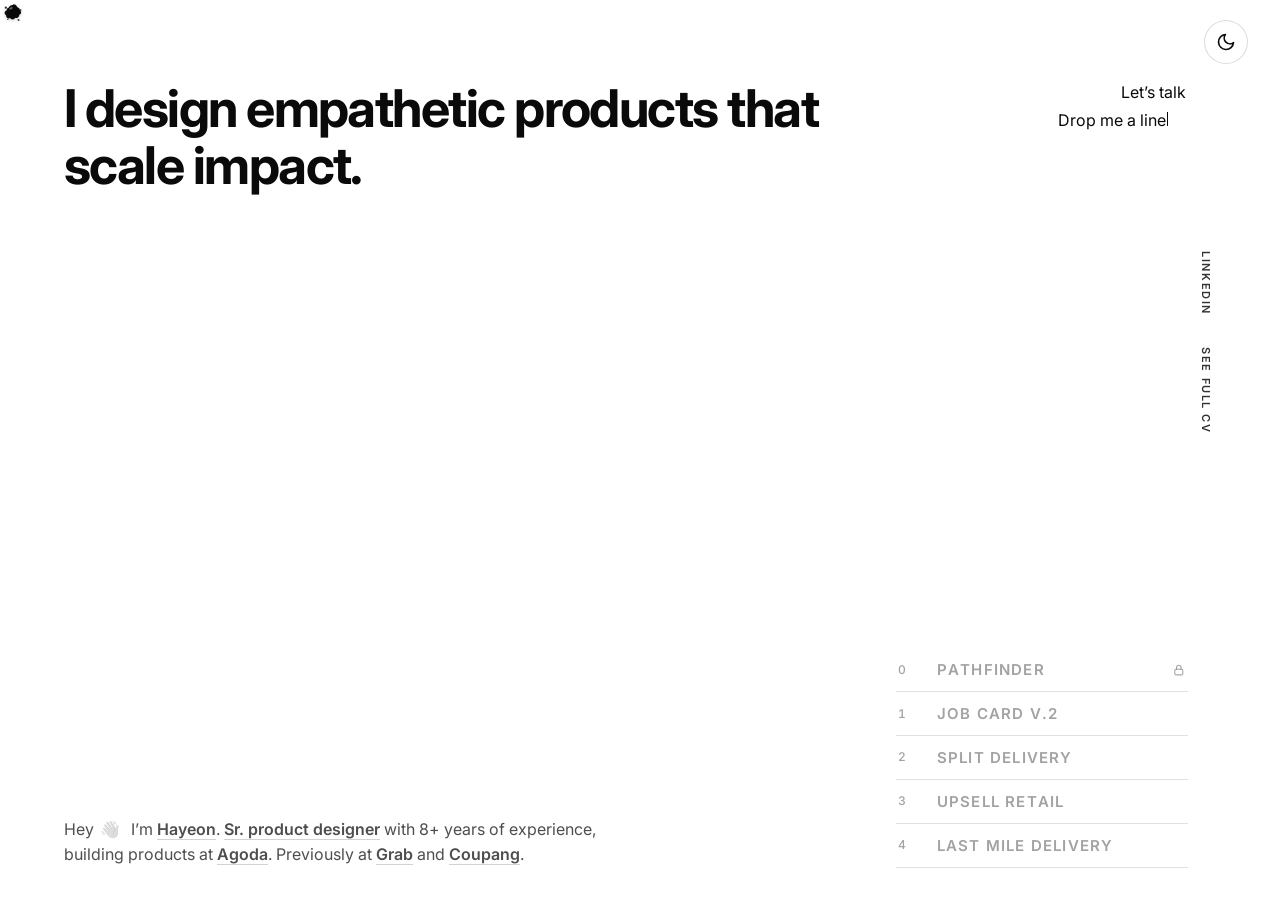
<file: index.html>
<!DOCTYPE html>
<html lang="ko">
<head>
  <meta charset="UTF-8" />
  <meta name="viewport" content="width=device-width, initial-scale=1.0" />
  <title>Hayeon Kim — Product Designer</title>
  <link rel="icon" href="assets/favicon.svg" type="image/svg+xml" />
  <link rel="preconnect" href="https://fonts.googleapis.com" />
  <link rel="preconnect" href="https://fonts.gstatic.com" crossorigin />
  <link href="https://fonts.googleapis.com/css2?family=Inter:wght@400;500;600;700&display=swap" rel="stylesheet" />
  <script>
    (function () {
      try {
        var k = "kr-apps-benchmark-theme";
        var v = localStorage.getItem(k);
        document.documentElement.setAttribute(
          "data-theme",
          v === "light" || v === "dark" ? v : "light"
        );
      } catch (e) {
        document.documentElement.setAttribute("data-theme", "light");
      }
    })();
  </script>
  <style>
    :root {
      color-scheme: dark;
      --font-sans: "Inter", system-ui, -apple-system, BlinkMacSystemFont, "Segoe UI", sans-serif;
      --bg: #060f60;
      --accent: #b0f7ff;
      --avatar: #c4c4c4;
      --text: #ffffff;
      --text-muted: rgba(255, 255, 255, 0.5);
      --toggle-border: rgba(255, 255, 255, 0.35);
      --toggle-bg: rgba(255, 255, 255, 0.1);
      --toggle-bg-hover: rgba(255, 255, 255, 0.18);
      --hero-company: #d8b4fe;
      --hero-tag-border: rgba(216, 180, 254, 0.65);
      --hero-social-bg: #0a0a0a;
      --hero-social-fg: #ffffff;
      --footer-bg: #050b52;
      --footer-text: var(--text);
      --footer-text-muted: var(--text-muted);
      --footer-marquee-fg: rgba(176, 247, 255, 0.82);
      --footer-divider: rgba(176, 247, 255, 0.16);
      --footer-social-bg: rgba(176, 247, 255, 0.1);
      --footer-social-border: rgba(176, 247, 255, 0.28);
      --footer-social-icon: var(--accent);
      --footer-focus: var(--hero-company);
      --segment-track-bg: rgba(255, 255, 255, 0.06);
      --segment-track-border: rgba(216, 180, 254, 0.28);
      --segment-active-bg: rgba(176, 247, 255, 0.16);
      --education-degree: rgba(255, 255, 255, 0.78);
      --pad-x: clamp(1rem, 5vw, 6.25rem);
      --section-gap: clamp(3rem, 10vw, 6rem);
    }
    html[data-theme="light"] {
      color-scheme: light;
      --bg: #e8eef8;
      --accent: #007a8c;
      --avatar: #b4bccd;
      --text: #0a1433;
      --text-muted: rgba(10, 20, 51, 0.55);
      --toggle-border: rgba(10, 20, 51, 0.22);
      --toggle-bg: rgba(10, 20, 51, 0.06);
      --toggle-bg-hover: rgba(10, 20, 51, 0.11);
      --hero-company: #7c3aed;
      --hero-tag-border: rgba(124, 58, 237, 0.55);
      --hero-social-bg: #0a0a0a;
      --hero-social-fg: #ffffff;
      --footer-bg: #d5e2f2;
      --footer-text: var(--text);
      --footer-text-muted: var(--text-muted);
      --footer-marquee-fg: rgba(10, 20, 51, 0.62);
      --footer-divider: rgba(124, 58, 237, 0.14);
      --footer-social-bg: rgba(0, 122, 140, 0.08);
      --footer-social-border: rgba(0, 122, 140, 0.22);
      --footer-social-icon: var(--accent);
      --footer-focus: var(--hero-company);
      --segment-track-bg: rgba(10, 20, 51, 0.06);
      --segment-track-border: rgba(124, 58, 237, 0.22);
      --segment-active-bg: rgba(124, 58, 237, 0.14);
      --education-degree: rgba(10, 20, 51, 0.72);
    }
    * { box-sizing: border-box; margin: 0; padding: 0; }
    html {
      scroll-behavior: smooth;
    }
    @media (prefers-reduced-motion: reduce) {
      html {
        scroll-behavior: auto;
      }
    }
    body {
      font-family: var(--font-sans);
      background: var(--bg);
      color: var(--text);
      overflow-x: hidden;
      transition: background-color 0.35s ease, color 0.35s ease;
      -webkit-font-smoothing: antialiased;
      -moz-osx-font-smoothing: grayscale;
    }
    body:has(.page--minimal) {
      background: #ffffff;
    }
    html[data-theme="dark"] body:has(.page--minimal) {
      background: #0c0c0c;
    }
    @media (prefers-reduced-motion: reduce) {
      body,
      .page {
        transition: none;
      }
    }
    .page {
      position: relative;
      width: 100%;
      max-width: 1400px;
      margin: 0 auto;
      min-height: 100vh;
      background: var(--bg);
      padding: 0 var(--pad-x) clamp(3rem, 8vw, 5rem);
      transition: background-color 0.35s ease;
    }

    .theme-toggle {
      position: fixed;
      top: clamp(0.75rem, 2vw, 1.25rem);
      right: clamp(0.75rem, 5vw, 2rem);
      z-index: 100;
      width: 2.75rem;
      height: 2.75rem;
      display: grid;
      place-items: center;
      padding: 0;
      border-radius: 999px;
      border: 1px solid var(--toggle-border);
      background: var(--bg);
      color: var(--text);
      cursor: pointer;
      transition: background-color 0.2s ease, border-color 0.2s ease, color 0.2s ease;
    }
    .theme-toggle:hover {
      border-color: var(--accent);
      background: var(--bg);
      filter: brightness(1.08);
    }
    body:has(.page--minimal) .theme-toggle {
      background: #ffffff;
      border-color: rgba(10, 10, 10, 0.14);
      color: #0a0a0a;
    }
    html[data-theme="dark"] body:has(.page--minimal) .theme-toggle {
      background: #0c0c0c;
      border-color: rgba(255, 255, 255, 0.2);
      color: #f5f5f5;
    }
    .theme-toggle:focus-visible {
      outline: 2px solid var(--accent);
      outline-offset: 3px;
    }
    .theme-toggle svg {
      width: 1.25rem;
      height: 1.25rem;
    }
    .theme-toggle .theme-icon-moon {
      display: none;
    }
    html[data-theme="light"] .theme-toggle .theme-icon-sun {
      display: none;
    }
    html[data-theme="light"] .theme-toggle .theme-icon-moon {
      display: block;
    }

    /* Minimal landing (typography hero + cursor lens) */
    .page--minimal {
      max-width: none;
      margin: 0;
      padding: 0 clamp(1.25rem, 5vw, 4rem);
      min-height: 100vh;
      display: flex;
      flex-direction: column;
      background: #ffffff;
      color: #0a0a0a;
      transition: background-color 0.3s ease, color 0.3s ease;
    }
    html[data-theme="dark"] .page--minimal {
      background: #0c0c0c;
      color: #f5f5f5;
    }
    .page--minimal {
      --landing-content-max: 76rem;
    }
    .landing-stack {
      position: relative;
      z-index: 1;
      flex: 1;
      display: flex;
      flex-direction: column;
      min-height: 100vh;
      padding: clamp(2.5rem, 8vw, 4rem) 0 clamp(1.25rem, 4vw, 2rem);
    }
    .landing-headline-wrap {
      flex: 1;
      display: flex;
      align-items: center;
      justify-content: center;
      text-align: center;
      position: relative;
      z-index: 1;
      padding: clamp(1rem, 4vw, 3rem) 0;
    }
    .landing-headline {
      font-family: var(--font-sans);
      font-weight: 700;
      font-size: clamp(2.25rem, 7vw, 5rem);
      line-height: 1.1;
      letter-spacing: -0.03em;
      max-width: 18ch;
      margin: 0 auto;
    }

    .landing-bio {
      font-family: var(--font-sans);
      font-size: clamp(0.875rem, 1.8vw, 1rem);
      font-weight: 400;
      line-height: 1.6;
      max-width: 32rem;
      margin: 0 0 clamp(2rem, 5vw, 3rem);
      text-align: left;
      color: rgba(10, 10, 10, 0.72);
      cursor: default;
    }
    html[data-theme="dark"] .landing-bio {
      color: rgba(245, 245, 245, 0.72);
    }
    .landing-bio__mark {
      position: relative;
      color: inherit;
      font-weight: 600;
      text-decoration: none;
      padding-bottom: 0.06em;
      background-image: none;
      box-shadow: inset 0 -1px 0 rgba(10, 10, 10, 0.18);
      -webkit-box-decoration-break: clone;
      box-decoration-break: clone;
      transition: color 0.25s ease, box-shadow 0.25s ease;
    }
    html[data-theme="dark"] .landing-bio__mark {
      box-shadow: inset 0 -1px 0 rgba(245, 245, 245, 0.22);
    }
    .landing-bio:hover .landing-bio__mark--name {
      color: #b844e1;
      box-shadow: inset 0 -1px 0 rgba(184, 68, 225, 0.28);
    }
    .landing-bio:hover .landing-bio__mark--role {
      color: #4d96ff;
      box-shadow: inset 0 -1px 0 rgba(77, 150, 255, 0.28);
    }
    .landing-bio:hover .landing-bio__mark--agoda {
      color: #2ec4b6;
      box-shadow: inset 0 -1px 0 rgba(46, 196, 182, 0.28);
    }
    .landing-bio:hover .landing-bio__mark--grab {
      color: #00b14f;
      box-shadow: inset 0 -1px 0 rgba(0, 177, 79, 0.28);
    }
    .landing-bio:hover .landing-bio__mark--coupang {
      color: #ff5c8a;
      box-shadow: inset 0 -1px 0 rgba(255, 92, 138, 0.28);
    }
    html[data-theme="dark"] .landing-bio:hover .landing-bio__mark--name {
      color: #d084f7;
      box-shadow: inset 0 -1px 0 rgba(208, 132, 247, 0.32);
    }
    html[data-theme="dark"] .landing-bio:hover .landing-bio__mark--role {
      color: #7eb6ff;
      box-shadow: inset 0 -1px 0 rgba(126, 182, 255, 0.32);
    }
    html[data-theme="dark"] .landing-bio:hover .landing-bio__mark--agoda {
      color: #5eead4;
      box-shadow: inset 0 -1px 0 rgba(94, 234, 212, 0.32);
    }
    html[data-theme="dark"] .landing-bio:hover .landing-bio__mark--grab {
      color: #4ade80;
      box-shadow: inset 0 -1px 0 rgba(74, 222, 128, 0.32);
    }
    html[data-theme="dark"] .landing-bio:hover .landing-bio__mark--coupang {
      color: #fb7185;
      box-shadow: inset 0 -1px 0 rgba(251, 113, 133, 0.32);
    }
    .landing-bio__wave {
      display: inline-block;
      margin-left: 0.12em;
      margin-right: 0.42em;
      font-style: normal;
      transform-origin: 70% 70%;
      filter: grayscale(1);
      opacity: 0.88;
      transition: filter 0.35s ease, opacity 0.35s ease;
      animation: landing-bio-wave 1.15s ease-in-out infinite;
    }
    .landing-bio:hover .landing-bio__wave {
      filter: none;
      opacity: 1;
    }
    html[data-theme="dark"] .landing-bio__wave {
      opacity: 0.9;
    }
    @keyframes landing-bio-wave {
      0%,
      100% {
        transform: rotate(0deg);
      }
      20% {
        transform: rotate(18deg);
      }
      40% {
        transform: rotate(-10deg);
      }
      60% {
        transform: rotate(14deg);
      }
      80% {
        transform: rotate(-6deg);
      }
    }
    @media (prefers-reduced-motion: reduce) {
      .landing-bio__wave {
        animation: none;
      }
    }

    .landing-footer {
      display: flex;
      flex-wrap: wrap;
      justify-content: space-between;
      align-items: center;
      gap: 1rem;
      padding-top: 1.125rem;
      border-top: 1px solid #e0e0e0;
      font-family: var(--font-sans);
      font-size: 0.6875rem;
      font-weight: 500;
      letter-spacing: 0.1em;
      text-transform: uppercase;
      color: rgba(10, 10, 10, 0.55);
    }
    html[data-theme="dark"] .landing-footer {
      border-top-color: rgba(255, 255, 255, 0.12);
      color: rgba(245, 245, 245, 0.5);
    }
    .landing-footer a {
      color: inherit;
      text-decoration: none;
      transition: color 0.2s ease;
    }
    .landing-footer a:hover {
      color: #0a0a0a;
    }
    html[data-theme="dark"] .landing-footer a:hover {
      color: #f5f5f5;
    }

    .site-footer.site-footer--minimal {
      margin-top: clamp(3rem, 10vw, 6rem);
      border-radius: 0;
      background: #f8f8f8;
      color: #1a1a1a;
      border: none;
    }
    html[data-theme="dark"] .site-footer.site-footer--minimal {
      background: #141414;
      color: #e8e8e8;
    }
    .site-footer--minimal .site-footer__inner {
      max-width: 1200px;
      margin: 0 auto;
      padding: clamp(2.5rem, 6vw, 3.5rem) clamp(1.25rem, 5vw, 4rem) clamp(1.25rem, 4vw, 1.75rem);
    }
    .site-footer__main {
      display: flex;
      justify-content: flex-start;
      align-items: flex-start;
      gap: clamp(2rem, 6vw, 4rem);
      padding-bottom: clamp(2rem, 5vw, 2.75rem);
    }
    .site-footer__logo {
      display: block;
      line-height: 0;
      flex: 0 0 auto;
      transition: opacity 0.2s ease;
      color: #82e096;
    }
    .site-footer__logo:hover {
      opacity: 0.8;
    }
    html[data-theme="dark"] .site-footer__logo {
      color: #4ade80;
    }
    .site-footer__logo-svg {
      display: block;
    }
    .site-footer__logo svg {
      width: 1.375rem;
      height: 1.375rem;
      display: block;
    }
    .site-footer__cta-block {
      display: flex;
      flex-direction: column;
      align-items: flex-end;
      text-align: right;
      gap: clamp(1.5rem, 4vw, 2.25rem);
      width: fit-content;
      max-width: 100%;
      flex: 0 0 auto;
      margin-left: auto;
    }
    .site-footer__cta-link {
      text-decoration: none;
      color: inherit;
      display: inline-block;
      transition: opacity 0.2s ease;
    }
    .site-footer__cta-link:hover {
      opacity: 0.88;
    }
    .site-footer__cta-link:focus-visible {
      outline: 2px solid #82e096;
      outline-offset: 6px;
      border-radius: 4px;
    }
    html[data-theme="dark"] .site-footer__cta-link:focus-visible {
      outline-color: #4ade80;
    }

    .mail-gate {
      position: fixed;
      inset: 0;
      z-index: 20000;
      display: flex;
      align-items: center;
      justify-content: center;
      padding: 1.25rem;
      background: rgba(10, 10, 10, 0.28);
      -webkit-backdrop-filter: blur(10px) saturate(1.2);
      backdrop-filter: blur(10px) saturate(1.2);
      opacity: 0;
      visibility: hidden;
      pointer-events: none;
      transition: opacity 220ms cubic-bezier(0.2, 0, 0, 1), visibility 220ms;
    }
    .mail-gate.is-open {
      opacity: 1;
      visibility: visible;
      pointer-events: auto;
    }
    .mail-gate__dialog {
      width: min(100%, 22.5rem);
      padding: 1.35rem 1.35rem 1.2rem;
      border-radius: 16px;
      background: rgba(255, 255, 255, 0.82);
      border: 1px solid rgba(255, 255, 255, 0.7);
      -webkit-backdrop-filter: blur(22px) saturate(1.4);
      backdrop-filter: blur(22px) saturate(1.4);
      color: #0a0a0a;
      text-align: left;
      transform: translateY(8px) scale(0.98);
      transition: transform 240ms cubic-bezier(0.05, 0.7, 0.1, 1);
    }
    .mail-gate.is-open .mail-gate__dialog {
      transform: none;
    }
    html[data-theme="dark"] .mail-gate__dialog {
      background: rgba(28, 28, 28, 0.86);
      border-color: rgba(255, 255, 255, 0.14);
      color: #f5f5f5;
    }
    .mail-gate__eyebrow {
      margin: 0 0 0.45rem;
      font-family: var(--font-sans);
      font-size: 0.6875rem;
      font-weight: 600;
      letter-spacing: 0.08em;
      text-transform: uppercase;
      color: #82e096;
    }
    html[data-theme="dark"] .mail-gate__eyebrow {
      color: #4ade80;
    }
    .mail-gate__title {
      margin: 0 0 0.65rem;
      font-family: var(--font-sans);
      font-size: 1.125rem;
      font-weight: 700;
      letter-spacing: -0.02em;
      line-height: 1.3;
    }
    .mail-gate__email {
      margin: 0 0 0.55rem;
      font-family: var(--font-sans);
      font-size: 0.875rem;
      font-weight: 600;
      word-break: break-all;
      color: rgba(10, 10, 10, 0.78);
    }
    html[data-theme="dark"] .mail-gate__email {
      color: rgba(245, 245, 245, 0.82);
    }
    .mail-gate__note {
      margin: 0 0 1.15rem;
      font-family: var(--font-sans);
      font-size: 0.8125rem;
      line-height: 1.5;
      color: rgba(10, 10, 10, 0.55);
    }
    html[data-theme="dark"] .mail-gate__note {
      color: rgba(245, 245, 245, 0.55);
    }
    .mail-gate__actions {
      display: flex;
      justify-content: flex-end;
      gap: 0.5rem;
      flex-wrap: wrap;
    }
    .mail-gate__btn {
      appearance: none;
      border: none;
      margin: 0;
      font-family: var(--font-sans);
      font-size: 0.8125rem;
      font-weight: 600;
      line-height: 1.2;
      padding: 0.55rem 0.9rem;
      border-radius: 999px;
      cursor: pointer;
      transition: opacity 0.2s ease, background-color 0.2s ease, color 0.2s ease;
    }
    .mail-gate__btn:focus-visible {
      outline: 2px solid #82e096;
      outline-offset: 2px;
    }
    html[data-theme="dark"] .mail-gate__btn:focus-visible {
      outline-color: #4ade80;
    }
    .mail-gate__btn--ghost {
      background: rgba(10, 10, 10, 0.06);
      color: rgba(10, 10, 10, 0.72);
    }
    .mail-gate__btn--ghost:hover {
      background: rgba(10, 10, 10, 0.1);
    }
    html[data-theme="dark"] .mail-gate__btn--ghost {
      background: rgba(255, 255, 255, 0.08);
      color: rgba(245, 245, 245, 0.78);
    }
    html[data-theme="dark"] .mail-gate__btn--ghost:hover {
      background: rgba(255, 255, 255, 0.12);
    }
    .mail-gate__btn--primary {
      background: #82e096;
      color: #0a0a0a;
    }
    .mail-gate__btn--primary:hover {
      opacity: 0.92;
    }
    html[data-theme="dark"] .mail-gate__btn--primary {
      background: #4ade80;
    }
    @media (prefers-reduced-motion: reduce) {
      .mail-gate,
      .mail-gate__dialog {
        transition: none;
      }
    }

    .site-footer__cta-line1,
    .site-footer__cta-line2 {
      display: block;
      font-family: var(--font-sans);
      font-weight: 400;
      font-size: clamp(0.875rem, 1.8vw, 1rem);
      line-height: 1.6;
      letter-spacing: normal;
      min-height: 1.6em;
    }
    .site-footer__cta-line2 {
      margin-top: 0.12em;
    }
    .site-footer__cta-typed {
      white-space: pre-wrap;
    }
    .site-footer__cta-caret {
      display: inline-block;
      width: 0.07em;
      height: 0.88em;
      margin-left: 0.06em;
      background: currentColor;
      vertical-align: -0.06em;
      opacity: 0;
      pointer-events: none;
    }
    .site-footer__cta-caret.is-on {
      opacity: 1;
      animation: site-footer-cta-caret 0.85s steps(1, end) infinite;
    }
    @keyframes site-footer-cta-caret {
      0%,
      49% {
        opacity: 1;
      }
      50%,
      100% {
        opacity: 0;
      }
    }
    .site-footer__cta-arrow {
      display: inline-block;
      margin-left: 0.35em;
      color: #82e096;
      font-size: 0.85em;
      vertical-align: 0.08em;
      opacity: 0;
      transform: translateY(0.15em);
      transition: transform 0.25s ease, filter 0.25s ease, opacity 0.3s cubic-bezier(0.2, 0, 0, 1);
    }
    .site-footer__cta-arrow.is-shown {
      opacity: 1;
      transform: none;
    }
    .site-footer__cta-link:hover .site-footer__cta-arrow {
      transform: translate(3px, -3px);
      filter: brightness(1.1);
    }
    html[data-theme="dark"] .site-footer__cta-arrow {
      color: #4ade80;
    }
    @media (prefers-reduced-motion: reduce) {
      .site-footer__cta-caret {
        display: none;
      }
      .site-footer__cta-arrow {
        opacity: 1;
        transform: none;
        transition: none;
      }
    }
    .site-footer__nav {
      display: flex;
      flex-wrap: wrap;
      justify-content: flex-end;
    }
    .site-footer__nav-list {
      list-style: none;
      margin: 0;
      padding: 0;
      display: flex;
      flex-direction: row;
      flex-wrap: wrap;
      align-items: center;
      justify-content: flex-end;
      gap: clamp(0.75rem, 2.5vw, 1.5rem);
    }
    .site-footer__nav-list a {
      display: inline-block;
      font-family: var(--font-sans);
      font-size: 0.875rem;
      color: #333;
      text-decoration: none;
      line-height: 1.45;
      padding: 0.2rem 0.35rem;
      margin: -0.2rem -0.35rem;
      border-radius: 4px;
      transition: color 0.2s ease, transform 0.25s ease, filter 0.25s ease;
    }
    html[data-theme="dark"] .site-footer__nav-list a {
      color: #c4c4c4;
    }
    .site-footer__nav-list a:hover {
      color: #0a0a0a;
      transform: translate(3px, -3px);
      filter: brightness(1.1);
    }
    html[data-theme="dark"] .site-footer__nav-list a:hover {
      color: #fff;
    }
    .site-footer__nav-list a:focus-visible {
      outline: 2px solid #82e096;
      outline-offset: 2px;
    }
    html[data-theme="dark"] .site-footer__nav-list a:focus-visible {
      outline-color: #4ade80;
    }
    .site-footer__bar {
      display: flex;
      flex-wrap: wrap;
      justify-content: space-between;
      align-items: center;
      gap: 1rem;
      padding-top: clamp(1.25rem, 3vw, 1.5rem);
      border-top: 1px solid #e5e5e5;
      font-family: var(--font-sans);
      font-size: 0.8125rem;
      color: #8a8a8a;
    }
    html[data-theme="dark"] .site-footer__bar {
      border-top-color: #2a2a2a;
      color: #7a7a7a;
    }
    .site-footer__coffee {
      position: relative;
      display: inline-block;
      vertical-align: -0.08em;
    }
    .site-footer__coffee::before,
    .site-footer__coffee::after {
      content: "";
      position: absolute;
      bottom: 78%;
      width: 0.45rem;
      height: 1rem;
      left: 50%;
      border-radius: 50%;
      pointer-events: none;
      background: radial-gradient(ellipse 80% 100% at 50% 100%, rgba(100, 100, 100, 0.38), transparent 72%);
      filter: blur(2.5px);
      opacity: 0;
      transform-origin: 50% 100%;
      animation: site-footer-coffee-steam 2.35s ease-in-out infinite;
    }
    .site-footer__coffee::before {
      margin-left: -0.55rem;
      animation-delay: 0s;
    }
    .site-footer__coffee::after {
      margin-left: 0.08rem;
      height: 1.15rem;
      width: 0.4rem;
      animation-delay: 0.55s;
    }
    html[data-theme="dark"] .site-footer__coffee::before,
    html[data-theme="dark"] .site-footer__coffee::after {
      background: radial-gradient(
        ellipse 90% 100% at 50% 100%,
        rgba(255, 255, 255, 0.55),
        rgba(255, 255, 255, 0.12) 45%,
        transparent 70%
      );
      filter: blur(1.65px);
      box-shadow: 0 -3px 14px rgba(255, 255, 255, 0.2);
      animation-name: site-footer-coffee-steam-dark;
    }
    @keyframes site-footer-coffee-steam {
      0% {
        opacity: 0;
        transform: translateY(0.2em) scale(0.65, 0.45) translateX(0);
      }
      35% {
        opacity: 0.75;
      }
      100% {
        opacity: 0;
        transform: translateY(-0.95em) scale(1.15, 1.5) translateX(0.12em);
      }
    }
    @keyframes site-footer-coffee-steam-dark {
      0% {
        opacity: 0;
        transform: translateY(0.2em) scale(0.65, 0.45) translateX(0);
      }
      30% {
        opacity: 0.95;
      }
      100% {
        opacity: 0;
        transform: translateY(-0.95em) scale(1.15, 1.5) translateX(0.12em);
      }
    }
    @media (prefers-reduced-motion: reduce) {
      .site-footer__coffee::before,
      .site-footer__coffee::after {
        animation: none;
        opacity: 0;
      }
    }
    @media (max-width: 720px) {
      .site-footer__main {
        flex-direction: column;
      }
      .site-footer__cta-block {
        align-items: flex-start;
        text-align: left;
        margin-left: 0;
        width: fit-content;
      }
      .site-footer__nav {
        justify-content: flex-start;
      }
      .site-footer__nav-list {
        justify-content: flex-start;
      }
    }

    /* Hero */
    .hero {
      display: flex;
      flex-direction: column;
      align-items: stretch;
      flex: 1;
      min-height: min(78vh, 720px);
      padding-top: clamp(0.25rem, 2vw, 1rem);
      overflow: visible;
    }
    .hero__copy {
      position: relative;
      display: grid;
      grid-template-columns: minmax(0, 1fr) minmax(13rem, 20rem);
      gap: clamp(1.25rem, 3.5vw, 3rem);
      align-items: stretch;
      flex: 1 1 auto;
      min-width: 0;
      width: 100%;
      max-width: var(--landing-content-max);
      margin-left: auto;
      margin-right: auto;
      min-height: min(70vh, 640px);
      overflow: visible;
    }
    .hero__left {
      display: grid;
      grid-template-rows: auto minmax(0, 1fr) auto;
      gap: clamp(0.75rem, 2vw, 1.25rem);
      min-width: 0;
      min-height: 0;
    }
    .hero__right {
      position: relative;
      display: flex;
      flex-direction: column;
      align-items: flex-end;
      justify-content: space-between;
      gap: clamp(1.25rem, 3vw, 2rem);
      min-width: 0;
      min-height: 0;
      padding-right: 1.75rem;
    }
    .hero__right .landing-cta {
      flex: 0 0 auto;
      align-self: flex-end;
      margin-left: 0;
      color: inherit;
      gap: 0;
    }
    .landing-side-nav {
      position: absolute;
      right: 0;
      top: 33.333%;
      transform: translateY(-50%);
      writing-mode: vertical-rl;
      text-orientation: mixed;
      z-index: 2;
    }
    .landing-side-nav .site-footer__nav-list {
      flex-direction: row;
      flex-wrap: nowrap;
      justify-content: center;
      align-items: center;
      gap: 1.35rem;
    }
    .landing-side-nav .site-footer__nav-list a {
      font-size: 0.6875rem;
      font-weight: 600;
      letter-spacing: 0.14em;
      text-transform: uppercase;
      padding: 0.35rem 0.15rem;
      margin: 0;
      white-space: nowrap;
    }
    .landing-side-nav .site-footer__nav-list a:hover {
      transform: translateY(-3px);
      filter: none;
    }
    .hero__copy .landing-headline-wrap {
      flex: 0 0 auto;
      display: flex;
      flex-direction: column;
      align-items: flex-start;
      justify-content: flex-start;
      padding: 0;
      text-align: left;
      width: 100%;
      min-height: 0;
      overflow: visible;
      margin-left: 0;
    }
    .hero .landing-headline {
      margin-left: 0;
      margin-right: 0;
      width: 100%;
      max-width: 100%;
      text-align: left;
      font-size: clamp(1.75rem, 4.5vw, 3.25rem);
      word-break: normal;
      overflow-wrap: normal;
      hyphens: manual;
    }
    .hero__copy .landing-bio {
      flex-shrink: 0;
      align-self: flex-start;
      margin-top: 0;
      margin-left: 0;
      margin-right: 0;
      margin-bottom: 0;
      padding-bottom: 0;
      text-align: left;
      max-width: min(100%, 34rem);
    }
    .hero__copy .works-preview {
      min-height: 0;
      height: 100%;
      align-self: stretch;
    }
    .hero__copy .works-index {
      align-self: stretch;
      width: 100%;
      max-width: 20rem;
      margin-top: auto;
    }
    @media (max-width: 860px) {
      .hero {
        min-height: 0;
      }
      .hero__copy {
        grid-template-columns: 1fr;
        min-height: 0;
        gap: 1.5rem;
      }
      .hero__left {
        grid-template-rows: auto auto auto;
      }
      .hero__right {
        align-items: stretch;
        order: -1;
        padding-right: 0;
        position: relative;
      }
      .hero__right .landing-cta {
        align-self: flex-end;
      }
      .landing-side-nav {
        position: static;
        transform: none;
        writing-mode: horizontal-tb;
        text-orientation: mixed;
        align-self: flex-end;
        margin-top: 0.75rem;
      }
      .landing-side-nav .site-footer__nav-list {
        flex-direction: row;
        gap: clamp(0.75rem, 2.5vw, 1.5rem);
      }
      .landing-side-nav .site-footer__nav-list a:hover {
        transform: translate(3px, -3px);
      }
      .hero__copy .works-preview {
        min-height: 200px;
        aspect-ratio: 16 / 10;
        height: auto;
      }
      .hero__copy:not(.is-previewing) .works-preview {
        display: none;
      }
      .hero__copy.is-previewing .works-preview {
        display: flex;
      }
      .hero__copy .works-index {
        max-width: none;
      }
    }
    .landing-headline-wrap.landing-headline--mag {
      position: relative;
      overflow: visible;
      cursor: crosshair;
      --mag-r: clamp(2.25rem, 5vw, 3rem);
      --mag-scale: 1.16;
      --cx: 50%;
      --cy: 50%;
      --ox: 50%;
      --oy: 50%;
      padding: 0;
      box-sizing: border-box;
      width: 100%;
      max-width: 100%;
      align-self: stretch;
    }
    .landing-headline-wrap.landing-headline--mag .landing-headline {
      position: relative;
      display: block;
      width: 100%;
      max-width: 100%;
      overflow: visible;
      vertical-align: top;
      cursor: crosshair;
    }
    .landing-headline__char {
      display: inline;
      cursor: inherit;
    }
    @keyframes headline-burst-mote {
      from {
        transform: translate3d(0, 0, 0) scale(1) rotate(0deg);
        opacity: 1;
      }
      to {
        transform: translate3d(var(--tx), var(--ty), 0) scale(0.35) rotate(var(--rot));
        opacity: 0;
      }
    }
    .landing-headline__burst-layer {
      position: fixed;
      inset: 0;
      pointer-events: none;
      z-index: 10000;
    }
    .landing-headline__burst-mote {
      position: fixed;
      pointer-events: none;
      border-radius: 50%;
      will-change: transform, opacity;
      animation: headline-burst-mote 0.62s cubic-bezier(0.25, 0.85, 0.35, 1) forwards;
    }
    @media (prefers-reduced-motion: reduce) {
      .landing-headline__burst-mote {
        animation: none;
        opacity: 0;
      }
    }
    .landing-headline__base {
      display: block;
      position: relative;
      z-index: 0;
      word-break: normal;
      overflow-wrap: normal;
      hyphens: manual;
      user-select: none;
      -webkit-user-select: none;
      cursor: grab;
    }
    .landing-headline__base:active {
      cursor: grabbing;
    }
    .landing-headline__zoom {
      display: block;
      position: absolute;
      left: 0;
      top: 0;
      right: 0;
      bottom: 0;
      width: 100%;
      height: 100%;
      margin: 0;
      padding: 0;
      font: inherit;
      font-size: inherit;
      font-weight: inherit;
      line-height: inherit;
      letter-spacing: inherit;
      color: inherit;
      pointer-events: none;
      z-index: 1;
      transform: scale(var(--mag-scale));
      transform-origin: var(--ox) var(--oy);
      clip-path: circle(var(--mag-r) at var(--cx) var(--cy));
      opacity: 0;
      transition: opacity 0.15s ease;
    }
    .landing-headline-wrap.landing-headline--mag.is-mag-active .landing-headline__zoom {
      opacity: 1;
    }
    .landing-headline__lens {
      display: block;
      position: absolute;
      width: calc(var(--mag-r) * 2);
      height: calc(var(--mag-r) * 2);
      left: calc(var(--cx) - var(--mag-r));
      top: calc(var(--cy) - var(--mag-r));
      margin: 0;
      padding: 0;
      border-radius: 50%;
      pointer-events: none;
      z-index: 2;
      border: 1px solid rgba(255, 255, 255, 0.45);
      background: rgba(255, 255, 255, 0.06);
      box-shadow:
        inset 0 1px 0 rgba(255, 255, 255, 0.35),
        0 0 0 1px rgba(0, 0, 0, 0.06),
        0 12px 40px rgba(0, 0, 0, 0.12);
      backdrop-filter: blur(3px) saturate(1.25);
      -webkit-backdrop-filter: blur(3px) saturate(1.25);
      opacity: 0;
      transition: opacity 0.15s ease;
    }
    html[data-theme="dark"] .landing-headline__lens {
      border-color: rgba(255, 255, 255, 0.22);
      background: rgba(255, 255, 255, 0.04);
      box-shadow:
        inset 0 1px 0 rgba(255, 255, 255, 0.12),
        0 0 0 1px rgba(0, 0, 0, 0.35),
        0 12px 40px rgba(0, 0, 0, 0.45);
    }
    .landing-headline-wrap.landing-headline--mag.is-mag-active .landing-headline__lens {
      opacity: 1;
    }
    @media (prefers-reduced-motion: reduce) {
      .landing-headline__zoom,
      .landing-headline__lens {
        transition: none;
      }
    }
    @media (max-width: 720px) {
      .hero {
        min-height: 0;
      }
    }

    .page--minimal .works-showcase {
      width: 100%;
      max-width: var(--landing-content-max);
      margin-left: auto;
      margin-right: auto;
      padding: clamp(2.5rem, 6vw, 4rem) 0 clamp(0.5rem, 2vw, 1rem);
      border-top: 1px solid #e8e8e8;
    }
    html[data-theme="dark"] .page--minimal .works-showcase {
      border-top-color: rgba(255, 255, 255, 0.1);
    }
    .works-showcase__heading-row {
      display: flex;
      align-items: baseline;
      justify-content: space-between;
      gap: 1rem;
      flex-wrap: wrap;
      margin: 0 0 clamp(1.25rem, 3vw, 2rem);
    }
    .works-showcase__heading-row .works-showcase__title {
      margin: 0;
    }
    .works-showcase__years {
      margin: 0;
      font-family: var(--font-sans);
      font-size: clamp(0.8125rem, 1.8vw, 0.9375rem);
      font-weight: 500;
      letter-spacing: 0.03em;
      color: rgba(10, 10, 10, 0.42);
      white-space: nowrap;
    }
    html[data-theme="dark"] .works-showcase__years {
      color: rgba(245, 245, 245, 0.42);
    }
    .works-showcase__title {
      font-family: var(--font-sans);
      font-weight: 600;
      font-size: clamp(1.5rem, 4vw, 2.25rem);
      letter-spacing: -0.02em;
      margin: 0 0 clamp(1.25rem, 3vw, 2rem);
      color: #0a0a0a;
    }
    html[data-theme="dark"] .works-showcase__title {
      color: #f5f5f5;
    }
    .page--minimal .works-grid {
      grid-template-columns: repeat(2, minmax(0, 1fr));
    }
    .page--minimal .works-card__link {
      border-color: rgba(10, 10, 10, 0.12);
      background: rgba(255, 255, 255, 0.92);
    }
    html[data-theme="dark"] .page--minimal .works-card__link {
      border-color: rgba(255, 255, 255, 0.12);
      background: rgba(18, 18, 18, 0.85);
    }
    .page--minimal .works-card__link:not(.works-card__link--wip):hover {
      border-color: #82e096;
      transform: translateY(-3px);
    }
    html[data-theme="dark"] .page--minimal .works-card__link:not(.works-card__link--wip):hover {
      border-color: #4ade80;
    }
    .page--minimal .works-card__link:not(.works-card__link--wip):focus-visible {
      outline: 2px solid #82e096;
      outline-offset: 3px;
    }
    html[data-theme="dark"] .page--minimal .works-card__link:not(.works-card__link--wip):focus-visible {
      outline-color: #4ade80;
    }
    .works-card__link--wip {
      cursor: default;
    }
    .works-card__link--wip[data-work-gate] {
      cursor: pointer;
      text-decoration: none;
      color: inherit;
    }
    .page--minimal .works-card__link--wip[data-work-gate]:hover {
      transform: translateY(-4px);
      border-color: rgba(10, 10, 10, 0.18);
    }
    html[data-theme="dark"] .page--minimal .works-card__link--wip[data-work-gate]:hover {
      border-color: rgba(255, 255, 255, 0.2);
    }
    .page--minimal .works-card__link--wip:hover {
      transform: none;
      border-color: rgba(10, 10, 10, 0.12);
    }
    html[data-theme="dark"] .page--minimal .works-card__link--wip:hover {
      border-color: rgba(255, 255, 255, 0.12);
    }
    .works-card__visual--pathfinder-wip {
      background-image: none !important;
      display: flex;
      align-items: center;
      justify-content: center;
      padding: 1rem;
      box-sizing: border-box;
    }
    .works-card__wip-banner {
      font-family: var(--font-sans);
      font-weight: 600;
      font-size: clamp(0.8rem, 1.8vw, 0.95rem);
      color: rgba(10, 10, 10, 0.45);
      text-align: center;
    }
    html[data-theme="dark"] .works-card__wip-banner {
      color: rgba(245, 245, 245, 0.5);
    }
    .works-card__visual--agoda-empty {
      background-image: none !important;
      background-color: color-mix(in srgb, var(--text) 5%, transparent);
      border: 2px dashed rgba(10, 10, 10, 0.14);
      box-sizing: border-box;
    }
    html[data-theme="dark"] .works-card__visual--agoda-empty {
      border-color: rgba(255, 255, 255, 0.18);
    }
    .works-card__title--empty {
      min-height: 1.3em;
    }
    .page--minimal .works-card__body {
      background: transparent;
    }
    .page--minimal .works-card__brand {
      color: #82e096;
    }
    html[data-theme="dark"] .page--minimal .works-card__brand {
      color: #4ade80;
    }
    .page--minimal .works-card__title {
      color: #0a0a0a;
    }
    html[data-theme="dark"] .page--minimal .works-card__title {
      color: #f0f0f0;
    }

    .works-stage {
      --ease-standard: cubic-bezier(0.2, 0, 0, 1);
      --ease-emphasized-decel: cubic-bezier(0.05, 0.7, 0.1, 1);
    }
    .works-preview {
      position: relative;
      display: flex;
      flex-direction: column;
      min-height: min(36vh, 320px);
      border-radius: 16px;
      overflow: hidden;
      /* Light mode: tinted frost + dark rim so glass reads on white */
      background: rgba(246, 248, 250, 0.62);
      border: 1px solid rgba(10, 10, 10, 0.16);
      box-shadow:
        inset 0 1px 0 rgba(255, 255, 255, 0.92),
        inset 0 0 0 1px rgba(255, 255, 255, 0.35),
        0 0 0 1px rgba(10, 10, 10, 0.04);
      -webkit-backdrop-filter: blur(32px) saturate(1.55);
      backdrop-filter: blur(32px) saturate(1.55);
      opacity: 0;
      transform: translateY(10px) scale(0.985);
      pointer-events: none;
      transition:
        opacity 280ms var(--ease-standard),
        transform 320ms var(--ease-emphasized-decel);
    }
    .works-preview::before {
      content: "";
      position: absolute;
      inset: 0;
      border-radius: inherit;
      pointer-events: none;
      background: linear-gradient(
        145deg,
        rgba(255, 255, 255, 0.55) 0%,
        rgba(255, 255, 255, 0.08) 42%,
        rgba(10, 10, 10, 0.03) 100%
      );
      z-index: 0;
    }
    .works-preview > * {
      position: relative;
      z-index: 1;
    }
    html[data-theme="dark"] .works-preview {
      background: rgba(18, 18, 18, 0.42);
      border-color: rgba(255, 255, 255, 0.18);
      box-shadow:
        inset 0 1px 0 rgba(255, 255, 255, 0.1),
        0 0 0 1px rgba(255, 255, 255, 0.04);
    }
    html[data-theme="dark"] .works-preview::before {
      background: linear-gradient(
        145deg,
        rgba(255, 255, 255, 0.12) 0%,
        rgba(255, 255, 255, 0.02) 45%,
        rgba(0, 0, 0, 0.2) 100%
      );
    }
    .is-previewing .works-preview,
    .works-stage.is-previewing .works-preview {
      opacity: 1;
      transform: translateY(0) scale(1);
      pointer-events: auto;
    }
    .works-preview__media {
      position: relative;
      flex: 1 1 auto;
      min-height: 0;
      margin: 0.55rem 0.55rem 0;
      border-radius: 12px;
      overflow: hidden;
      background: rgba(10, 10, 10, 0.04) center / cover no-repeat;
      border: 1px solid #e8e8e8;
      box-shadow: inset 0 1px 0 rgba(255, 255, 255, 0.28);
      -webkit-backdrop-filter: blur(12px) saturate(1.25);
      backdrop-filter: blur(12px) saturate(1.25);
    }
    html[data-theme="dark"] .works-preview__media {
      background-color: rgba(255, 255, 255, 0.06);
      border-color: rgba(255, 255, 255, 0.1);
      box-shadow: inset 0 1px 0 rgba(255, 255, 255, 0.05);
    }
    .works-preview__media.is-contain {
      background-size: contain;
      background-color: rgba(10, 10, 10, 0.03);
    }
    html[data-theme="dark"] .works-preview__media.is-contain {
      background-color: rgba(255, 255, 255, 0.05);
    }
    .works-preview__media.is-zoomed {
      background-size: calc(var(--preview-zoom, 1) * 100%);
    }
    .works-preview__media.is-contain.is-zoomed {
      background-size: calc(var(--preview-zoom, 1) * 100%);
      background-repeat: no-repeat;
    }
    .works-preview__media.has-scene {
      background-image: none !important;
      background-color: #1c1c1e;
    }
    .works-preview__media.has-scene::before {
      content: "";
      position: absolute;
      inset: -32px;
      z-index: 0;
      background-image: var(--preview-scene);
      background-size: cover;
      background-position: center 42%;
      filter: blur(24px) saturate(1.25) brightness(0.9);
      transform: scale(1.14);
      pointer-events: none;
    }
    .works-preview__media.has-scene::after {
      content: "";
      position: absolute;
      inset: 0;
      z-index: 1;
      background-image: var(--preview-fg);
      background-size: var(--preview-fg-size, cover);
      background-position: var(--preview-fg-pos, center);
      background-repeat: no-repeat;
      pointer-events: none;
    }
    .works-preview__media.has-scene.is-iphone {
      background-color: #1a2430;
    }
    .works-preview__media.has-scene.is-iphone::before {
      background-position: center 28%;
      filter: blur(28px) saturate(1.4) brightness(0.92);
      transform: scale(1.18);
    }
    .works-preview__media.has-scene.is-iphone::after {
      content: none;
      display: none;
    }
    .works-preview__media > .iphone-mock {
      position: relative;
      z-index: 2;
    }
    .works-preview__media.is-iphone {
      display: flex;
      align-items: center;
      justify-content: center;
      background-image: none !important;
      background-color: rgba(10, 10, 10, 0.03);
      padding: 0.35rem 0.5rem;
    }
    html[data-theme="dark"] .works-preview__media.is-iphone {
      background-color: rgba(255, 255, 255, 0.04);
    }
    .iphone-mock {
      width: auto;
      height: min(100%, 28.5rem);
      max-height: 100%;
      max-width: min(100%, 15.25rem);
      aspect-ratio: 9 / 19.4;
      line-height: 0;
      filter: drop-shadow(0 18px 28px rgba(8, 12, 20, 0.28))
        drop-shadow(0 4px 10px rgba(8, 12, 20, 0.16));
    }
    .iphone-mock__bezel {
      position: relative;
      box-sizing: border-box;
      width: 100%;
      height: 100%;
      padding: 0.42rem;
      border-radius: 1.75rem;
      background: linear-gradient(155deg, #6a6a6e 0%, #2e2e32 36%, #141416 70%, #3f3f44 100%);
      box-shadow:
        inset 0 1px 0 rgba(255, 255, 255, 0.22),
        inset 0 -1px 0 rgba(0, 0, 0, 0.4);
    }
    html[data-theme="dark"] .iphone-mock__bezel {
      box-shadow:
        inset 0 1px 0 rgba(255, 255, 255, 0.14),
        inset 0 -1px 0 rgba(0, 0, 0, 0.5);
    }
    .iphone-mock__screen {
      position: relative;
      box-sizing: border-box;
      width: 100%;
      height: 100%;
      border-radius: 1.4rem;
      overflow: hidden;
      background: #000;
    }
    .iphone-mock__island {
      position: absolute;
      top: 0.58rem;
      left: 50%;
      z-index: 3;
      width: 30%;
      height: 0.82rem;
      transform: translateX(-50%);
      border-radius: 999px;
      background: #050505;
      box-shadow:
        inset 0 -1px 1px rgba(255, 255, 255, 0.06),
        0 0 0 1px rgba(0, 0, 0, 0.55);
      pointer-events: none;
    }
    .iphone-mock__img {
      display: block;
      width: 100%;
      height: 100%;
      object-fit: cover;
      object-position: top center;
      border: 0;
    }
    .iphone-mock__btn {
      position: absolute;
      background: linear-gradient(90deg, #3a3a3e, #1e1e20);
      border-radius: 2px;
      pointer-events: none;
    }
    .iphone-mock__btn--silent {
      left: -0.11rem;
      top: 18%;
      width: 0.14rem;
      height: 5%;
      border-radius: 1px 0 0 1px;
    }
    .iphone-mock__btn--vol-up {
      left: -0.11rem;
      top: 28%;
      width: 0.14rem;
      height: 8%;
      border-radius: 1px 0 0 1px;
    }
    .iphone-mock__btn--vol-down {
      left: -0.11rem;
      top: 38%;
      width: 0.14rem;
      height: 8%;
      border-radius: 1px 0 0 1px;
    }
    .iphone-mock__btn--power {
      right: -0.11rem;
      top: 30%;
      width: 0.14rem;
      height: 12%;
      border-radius: 0 1px 1px 0;
      background: linear-gradient(270deg, #3a3a3e, #1e1e20);
    }
    .works-preview__caption {
      display: flex;
      align-items: baseline;
      justify-content: space-between;
      gap: 1rem;
      flex-wrap: wrap;
      margin: 0.55rem;
      padding: 0.65rem 0.8rem;
      border-radius: 12px;
      background: rgba(255, 255, 255, 0.55);
      border: 1px solid rgba(10, 10, 10, 0.12);
      box-shadow: inset 0 1px 0 rgba(255, 255, 255, 0.85);
      -webkit-backdrop-filter: blur(20px) saturate(1.45);
      backdrop-filter: blur(20px) saturate(1.45);
      color: #1a1a1a;
      font-family: var(--font-sans);
      font-size: 0.6875rem;
      font-weight: 500;
      letter-spacing: 0.04em;
      text-transform: uppercase;
      line-height: 1.35;
    }
    html[data-theme="dark"] .works-preview__caption {
      background: rgba(255, 255, 255, 0.08);
      border-color: rgba(255, 255, 255, 0.14);
      box-shadow: inset 0 1px 0 rgba(255, 255, 255, 0.08);
      color: rgba(245, 245, 245, 0.88);
    }
    .works-preview__meta {
      flex: 0 1 auto;
      min-width: 0;
    }
    .works-preview__desc {
      flex: 1 1 10rem;
      text-align: right;
      color: rgba(26, 26, 26, 0.62);
    }
    html[data-theme="dark"] .works-preview__desc {
      color: rgba(245, 245, 245, 0.55);
    }
    .works-index {
      list-style: none;
      margin: 0;
      padding: 0;
      width: 100%;
      align-self: end;
    }
    .works-index__item {
      display: grid;
      grid-template-columns: 1.75rem minmax(0, 1fr) auto;
      align-items: center;
      gap: 0.65rem;
      padding: 0.78rem 0.15rem;
      border-top: none;
      border-bottom: 1px solid rgba(10, 10, 10, 0.12);
      text-decoration: none;
      color: rgba(10, 10, 10, 0.38);
      transition: color 200ms var(--ease-standard);
    }
    html[data-theme="dark"] .works-index__item {
      border-bottom-color: rgba(255, 255, 255, 0.12);
      color: rgba(245, 245, 245, 0.38);
    }
    .works-index__item:hover,
    .works-index__item:focus-visible,
    .works-index__item.is-active {
      color: #0a0a0a;
    }
    html[data-theme="dark"] .works-index__item:hover,
    html[data-theme="dark"] .works-index__item:focus-visible,
    html[data-theme="dark"] .works-index__item.is-active {
      color: #f5f5f5;
    }
    .works-index__item:focus-visible {
      outline: 2px solid #82e096;
      outline-offset: 3px;
    }
    .works-index__num {
      font-family: var(--font-sans);
      font-size: 0.75rem;
      font-weight: 500;
      letter-spacing: 0.04em;
      font-variant-numeric: tabular-nums;
      line-height: 1.2;
    }
    .works-index__item.is-active .works-index__num,
    .works-index__item:hover .works-index__num {
      font-weight: 700;
    }
    .works-index__title {
      font-family: var(--font-sans);
      font-size: clamp(0.8125rem, 1.6vw, 0.9375rem);
      font-weight: 600;
      letter-spacing: 0.08em;
      text-transform: uppercase;
      white-space: nowrap;
      overflow: hidden;
      text-overflow: ellipsis;
      line-height: 1.2;
    }
    .works-index__item:hover .works-index__title,
    .works-index__item:focus-visible .works-index__title,
    .works-index__item.is-active .works-index__title {
      font-weight: 700;
      color: #0a0a0a;
      background: none;
      -webkit-background-clip: border-box;
      background-clip: border-box;
    }
    html[data-theme="dark"] .works-index__item:hover .works-index__title,
    html[data-theme="dark"] .works-index__item:focus-visible .works-index__title,
    html[data-theme="dark"] .works-index__item.is-active .works-index__title {
      color: #f5f5f5;
    }
    .works-index__title-char {
      display: inline-block;
      will-change: transform;
    }
    .works-index__item:hover .works-index__title-char,
    .works-index__item:focus-visible .works-index__title-char,
    .works-index__item.is-active .works-index__title-char {
      animation: works-index-wave 1.45s ease-in-out infinite;
      animation-delay: calc(var(--i, 0) * 0.055s);
    }
    @keyframes works-index-wave {
      0%,
      100% {
        transform: translateY(0);
      }
      50% {
        transform: translateY(-0.13em);
      }
    }
    .works-index__lock {
      display: inline-flex;
      width: 0.85rem;
      height: 0.85rem;
      color: rgba(10, 10, 10, 0.35);
      flex-shrink: 0;
    }
    html[data-theme="dark"] .works-index__lock {
      color: rgba(245, 245, 245, 0.35);
    }
    .works-index__lock svg {
      width: 100%;
      height: 100%;
      display: block;
    }
    @media (max-width: 860px) {
      .works-index__title {
        white-space: normal;
      }
    }
    @media (prefers-reduced-motion: reduce) {
      .works-preview,
      .works-index__item {
        transition: none;
      }
      .works-index__item:hover .works-index__title-char,
      .works-index__item:focus-visible .works-index__title-char,
      .works-index__item.is-active .works-index__title-char {
        animation: none;
        transform: none;
      }
    }

    section.block {
      position: relative;
      z-index: 1;
      margin-top: var(--section-gap);
    }

    /* Awards — minimal list + segment tabs */
    .awards-wrap {
      position: relative;
      z-index: 1;
      max-width: min(100%, 76rem);
    }
    .awards-segment {
      display: inline-flex;
      align-items: stretch;
      padding: 0.2rem;
      margin: 0 0 clamp(1.25rem, 3vw, 1.75rem);
      border-radius: 999px;
      background: var(--bg);
      border: 1px solid var(--segment-track-border);
      gap: 0.15rem;
    }
    .awards-segment__btn {
      appearance: none;
      border: none;
      margin: 0;
      padding: 0.45rem 1rem;
      border-radius: 999px;
      font-family: var(--font-sans);
      font-size: clamp(0.8125rem, 1.9vw, 0.9375rem);
      font-weight: 600;
      letter-spacing: -0.02em;
      color: var(--text-muted);
      background: transparent;
      cursor: pointer;
      transition: background-color 0.2s ease, color 0.2s ease;
    }
    .awards-segment__btn:hover {
      color: var(--text);
    }
    .awards-segment__btn:focus-visible {
      outline: 2px solid var(--hero-company);
      outline-offset: 2px;
    }
    .awards-segment__btn[aria-selected="true"] {
      background: var(--segment-active-bg);
      color: var(--text);
    }
    .awards-panel:focus {
      outline: none;
    }
    .works-grid {
      list-style: none;
      margin: 0;
      padding: 0;
      display: grid;
      grid-template-columns: repeat(auto-fill, minmax(min(100%, 280px), 1fr));
      gap: clamp(1rem, 2.5vw, 1.5rem);
    }
    .works-card {
      margin: 0;
      height: 100%;
    }
    .works-card__link {
      display: flex;
      flex-direction: column;
      height: 100%;
      text-decoration: none;
      color: inherit;
      border-radius: 12px;
      overflow: hidden;
      border: 1px solid var(--segment-track-border);
      background: var(--bg);
      transition: border-color 0.2s ease, transform 0.2s ease;
    }
    .works-card__link:not(.works-card__link--wip):hover {
      border-color: var(--hero-company);
      transform: translateY(-2px);
    }
    .works-card__link:not(.works-card__link--wip):focus-visible {
      outline: 2px solid var(--hero-company);
      outline-offset: 3px;
    }
    .works-card__visual {
      aspect-ratio: 4 / 3;
      background-repeat: no-repeat;
      background-color: color-mix(in srgb, var(--text) 6%, transparent);
    }
    .works-card__visual--collage {
      background-image: url("assets/works-collage.png");
      background-size: cover;
      background-color: var(--bg);
    }
    .works-card__visual--q1 {
      background-position: 0% 0%;
    }
    .works-card__visual--q2 {
      background-position: 100% 0%;
    }
    .works-card__visual--q3 {
      background-position: 0% 100%;
    }
    .works-card__visual--q4 {
      background-position: 100% 100%;
    }
    .works-card__visual--collage.works-card__visual--q1 {
      background-image: url("assets/works-grab-job-card.png");
      background-position: center;
      background-size: cover;
      padding: 0;
      box-sizing: border-box;
    }
    .works-card__visual--collage.works-card__visual--q2 {
      background-image: url("assets/works-grab-split-delivery.png");
      background-position: center calc(50% - 20px);
      background-size: 103%;
      background-color: rgba(0, 46, 38, 1);
      color: rgba(0, 46, 38, 1);
      padding: 0;
      box-sizing: border-box;
    }
    .works-card__visual--collage.works-card__visual--q3 {
      background-image: url("assets/works-coupang-upsell-card.png");
      background-position: center;
      background-size: cover;
      background-repeat: no-repeat;
      background-color: #f2f1f8;
      padding: 0;
      box-sizing: border-box;
    }
    .works-card__visual--collage.works-card__visual--q4 {
      background-image: url("assets/works-airmee-delivery-card.png");
      background-position: center;
      background-size: 110%;
      background-repeat: no-repeat;
      background-color: rgba(0, 46, 38, 1);
      color: rgba(0, 46, 38, 1);
      padding: 0;
      box-sizing: border-box;
    }
    .works-card__visual--agoda-a {
      position: relative;
      background-image: linear-gradient(145deg, #002d5c 0%, #0066cc 48%, #00a8e1 100%);
    }
    .works-card__visual--agoda-b {
      position: relative;
      background-image: linear-gradient(155deg, #1a237e 0%, #0d47a1 45%, #00838f 100%);
    }
    .works-card__visual--agoda-a .works-card__wip,
    .works-card__visual--agoda-b .works-card__wip {
      position: absolute;
      inset: 0;
      display: flex;
      flex-direction: column;
      align-items: center;
      justify-content: center;
      gap: 0.55rem;
      padding: clamp(0.65rem, 2vw, 1rem);
      text-align: center;
      box-sizing: border-box;
      outline: 1px dashed rgba(255, 255, 255, 0.35);
      outline-offset: -10px;
      border-radius: 2px;
    }
    .works-card__wip-img {
      width: clamp(4.5rem, 22vw, 6.75rem);
      height: auto;
      display: block;
      opacity: 0.95;
      filter: drop-shadow(0 4px 18px rgba(0, 0, 0, 0.35));
    }
    .works-card__wip-title {
      font-family: var(--font-sans);
      font-weight: 700;
      font-size: clamp(0.9375rem, 2.4vw, 1.125rem);
      letter-spacing: -0.02em;
      line-height: 1.2;
      color: rgba(255, 255, 255, 0.96);
      text-shadow: 0 1px 14px rgba(0, 0, 0, 0.35);
    }
    .works-card__wip-note {
      font-family: var(--font-sans);
      font-weight: 500;
      font-size: clamp(0.6875rem, 1.65vw, 0.8125rem);
      line-height: 1.4;
      max-width: 13rem;
      color: rgba(255, 255, 255, 0.78);
      text-shadow: 0 1px 10px rgba(0, 0, 0, 0.28);
    }
    .works-card__body {
      padding: clamp(0.85rem, 2vw, 1.1rem);
      display: flex;
      flex-direction: column;
      gap: 0.35rem;
      flex: 1;
      background: var(--bg);
    }
    .works-card__brand-row {
      display: flex;
      flex-wrap: wrap;
      align-items: center;
      gap: 0.45rem;
      width: 100%;
    }
    .works-card__brand-row .works-card__shipped,
    .works-card__brand-row .works-card__tag--deactivated {
      margin-left: auto;
    }
    .works-card__brand {
      display: inline-block;
      font-family: var(--font-sans);
      font-size: clamp(0.6875rem, 1.5vw, 0.75rem);
      font-weight: 600;
      letter-spacing: 0.04em;
      text-transform: uppercase;
      color: var(--hero-company);
      transition: transform 0.25s ease, filter 0.25s ease;
    }
    .works-card__shipped {
      flex-shrink: 0;
      display: inline-flex;
      align-items: center;
      font-family: var(--font-sans);
      font-size: clamp(0.5625rem, 1.2vw, 0.625rem);
      font-weight: 700;
      letter-spacing: 0.08em;
      text-transform: uppercase;
      line-height: 1.15;
      color: #0a0a0a;
      background: #8fefa8;
      padding: 0.25rem 0.5rem;
      border-radius: 999px;
      transition: transform 0.25s ease, filter 0.25s ease;
    }
    .works-card__tag--deactivated {
      flex-shrink: 0;
      display: inline-flex;
      align-items: center;
      font-family: var(--font-sans);
      font-size: clamp(0.5625rem, 1.2vw, 0.625rem);
      font-weight: 600;
      letter-spacing: 0.07em;
      text-transform: uppercase;
      line-height: 1.15;
      color: rgba(10, 10, 10, 0.42);
      background: rgba(10, 10, 10, 0.055);
      border: none;
      padding: 0.2rem 0.45rem;
      border-radius: 999px;
      transition: transform 0.25s ease, filter 0.25s ease;
    }
    html[data-theme="dark"] .works-card__tag--deactivated {
      color: rgba(240, 240, 240, 0.42);
      background: rgba(255, 255, 255, 0.07);
    }
    .works-card__title {
      display: block;
      font-family: var(--font-sans);
      font-weight: 700;
      font-size: clamp(0.9375rem, 2.2vw, 1.0625rem);
      line-height: 1.3;
      color: var(--text);
      margin: 0;
      transition: transform 0.25s ease, filter 0.25s ease;
    }
    .works-card__link:hover .works-card__brand,
    .works-card__link:hover .works-card__title,
    .works-card__link:hover .works-card__shipped,
    .works-card__link:hover .works-card__tag--deactivated {
      transform: translate(3px, -3px);
      filter: brightness(1.08);
    }
    @media (prefers-reduced-motion: reduce) {
      .works-card__brand,
      .works-card__title,
      .works-card__shipped,
      .works-card__tag--deactivated {
        transition: none;
      }
      .works-card__link:hover .works-card__brand,
      .works-card__link:hover .works-card__title,
      .works-card__link:hover .works-card__shipped,
      .works-card__link:hover .works-card__tag--deactivated {
        transform: none;
        filter: none;
      }
      .site-footer__nav-list a {
        transition: color 0.2s ease;
      }
      .site-footer__nav-list a:hover {
        transform: none;
        filter: none;
      }
    }
    .awards-title {
      font-family: var(--font-sans);
      font-weight: 600;
      font-size: clamp(1.75rem, 5vw, 3rem);
      line-height: 1.15;
      letter-spacing: -0.03em;
      color: var(--hero-company);
      margin: 0 0 clamp(1.75rem, 4vw, 2.75rem);
    }
    .awards-list {
      list-style: none;
      margin: 0;
      padding: 0;
      display: flex;
      flex-direction: column;
      gap: clamp(1.5rem, 4vw, 2.35rem);
    }
    .awards-item {
      margin: 0;
    }
    .awards-item__title {
      font-family: var(--font-sans);
      font-weight: 700;
      font-size: clamp(1rem, 2.5vw, 1.2rem);
      line-height: 1.35;
      color: var(--text);
      margin: 0;
    }
    .awards-item__desc {
      font-family: var(--font-sans);
      font-weight: 400;
      font-size: clamp(0.8125rem, 2vw, 0.9375rem);
      line-height: 1.45;
      color: var(--text-muted);
      margin: 0.35rem 0 0;
      max-width: 36rem;
    }
    .awards-education {
      margin-top: clamp(1.75rem, 4vw, 2.75rem);
      width: 100%;
      min-width: 0;
      box-sizing: border-box;
    }
    .awards-education__title {
      font-family: var(--font-sans);
      font-weight: 600;
      font-size: clamp(1.5rem, 4vw, 2.25rem);
      line-height: 1.15;
      letter-spacing: -0.03em;
      color: var(--hero-company);
      margin: 0 0 clamp(1.25rem, 3vw, 2rem);
    }
    .awards-education__entries {
      display: flex;
      flex-direction: column;
      gap: clamp(1.5rem, 4vw, 2.5rem);
      width: 100%;
      min-width: 0;
    }
    .awards-education-entry__head {
      display: flex;
      flex-wrap: wrap;
      align-items: baseline;
      justify-content: space-between;
      gap: 0.35rem 1.25rem;
      margin-bottom: 0.4rem;
    }
    .awards-education-entry__school {
      margin: 0;
      font-family: var(--font-sans);
      font-weight: 700;
      font-size: clamp(1rem, 2.4vw, 1.2rem);
      line-height: 1.3;
      color: var(--text);
    }
    .awards-education-entry__date {
      font-family: var(--font-sans);
      font-size: clamp(0.75rem, 1.8vw, 0.875rem);
      font-weight: 500;
      color: var(--text-muted);
      white-space: nowrap;
    }
    .awards-education-entry__degree {
      margin: 0 0 0.65rem;
      font-family: var(--font-sans);
      font-size: clamp(0.875rem, 2vw, 1rem);
      font-weight: 500;
      line-height: 1.45;
      color: var(--education-degree);
    }
    .awards-education-entry__bullets {
      margin: 0;
      padding-left: 1.2rem;
      list-style: disc;
      font-family: var(--font-sans);
      font-size: clamp(0.8125rem, 1.9vw, 0.9375rem);
      line-height: 1.55;
      color: var(--text-muted);
    }
    .awards-education-entry__bullets li {
      margin-bottom: 0.45rem;
      padding-left: 0.2rem;
    }
    .awards-education-entry__bullets li:last-child {
      margin-bottom: 0;
    }
    .awards-education-entry__bullets li::marker {
      color: var(--hero-company);
      font-size: 0.7em;
    }

    .site-footer {
      margin-top: clamp(2.5rem, 8vw, 4rem);
      background: var(--footer-bg);
      color: var(--footer-text);
      border-radius: 1.25rem 1.25rem 0 0;
      transition: background-color 0.35s ease, color 0.35s ease;
    }
    .site-footer__inner {
      position: relative;
      z-index: 0;
      max-width: 1400px;
      margin: 0 auto;
      padding: clamp(1.6rem, 4.5vw, 2.25rem) var(--pad-x) clamp(1.15rem, 3.2vw, 1.5rem);
    }
    .site-footer__row {
      position: relative;
      z-index: 1;
      display: flex;
      flex-wrap: wrap;
      align-items: center;
      justify-content: flex-start;
      gap: clamp(0.65rem, 2vw, 1.15rem) clamp(0.85rem, 3vw, 1.5rem);
      margin: 0 0 clamp(1rem, 3vw, 1.35rem);
    }
    .site-footer__social {
      display: flex;
      gap: 0.5rem;
      justify-content: flex-start;
      align-items: center;
      align-self: center;
      margin: 0;
      margin-inline-end: auto;
      flex-shrink: 0;
      min-height: 2.5rem;
    }
    .site-footer__meta-col {
      display: flex;
      flex-direction: column;
      align-items: flex-start;
      text-align: left;
      gap: 0.3rem;
      min-width: 0;
      align-self: center;
    }
    .site-footer__social a {
      display: grid;
      place-items: center;
      width: 2.5rem;
      height: 2.5rem;
      border-radius: 50%;
      background: transparent;
      color: var(--footer-text);
      border: 1px solid var(--footer-social-border);
      transition: opacity 0.2s ease, transform 0.2s ease, background-color 0.2s ease, color 0.2s ease;
    }
    .site-footer__social a:hover {
      background: var(--footer-social-bg);
      color: var(--footer-social-icon);
      opacity: 1;
      transform: scale(1.05);
    }
    .site-footer__social a:focus-visible {
      outline: 2px solid var(--footer-focus);
      outline-offset: 2px;
    }
    .site-footer__social svg {
      width: 1.1rem;
      height: 1.1rem;
    }
    .site-footer__meta {
      font-family: var(--font-sans);
      font-size: clamp(0.6875rem, 1.65vw, 0.8125rem);
      font-weight: 700;
      line-height: 1.45;
      letter-spacing: 0.14em;
      text-transform: uppercase;
      color: var(--footer-text);
      margin: 0;
    }
    .footer-marquee {
      position: relative;
      z-index: 1;
      overflow: hidden;
      width: calc(100% + 2 * var(--pad-x));
      margin-left: calc(-1 * var(--pad-x));
      margin-right: calc(-1 * var(--pad-x));
      padding: clamp(0.85rem, 2.5vw, 1.1rem) 0;
      border-top: 1px solid var(--footer-divider);
    }
    .footer-marquee__track {
      display: flex;
      width: max-content;
      animation: footer-marquee-scroll calc(32s / 1.5) linear infinite;
      will-change: transform;
      backface-visibility: hidden;
    }
    .footer-marquee__segment {
      flex-shrink: 0;
      display: flex;
      align-items: center;
      font-family: var(--font-sans);
      font-size: clamp(0.625rem, 1.5vw, 0.75rem);
      font-weight: 700;
      letter-spacing: 0.22em;
      text-transform: uppercase;
      color: var(--footer-marquee-fg);
      white-space: nowrap;
    }
    .footer-marquee__segment .footer-marquee__text {
      padding: 0 1.75rem;
    }
    @keyframes footer-marquee-scroll {
      from {
        transform: translate3d(0, 0, 0);
      }
      to {
        transform: translate3d(-50%, 0, 0);
      }
    }
    @media (prefers-reduced-motion: reduce) {
      .footer-marquee__track {
        animation: none;
        flex-wrap: wrap;
        justify-content: center;
        width: 100%;
        row-gap: 0.5rem;
        will-change: auto;
      }
      .footer-marquee__segment {
        white-space: normal;
        text-align: center;
        flex-wrap: wrap;
        justify-content: center;
      }
      .footer-marquee__segment .footer-marquee__text {
        padding: 0 0.5rem;
      }
    }
  </style>
  <link rel="stylesheet" href="assets/cursor.css" />
  <link rel="stylesheet" href="assets/selection.css" />
</head>
<body id="top">
  <button
    type="button"
    class="theme-toggle"
    id="theme-toggle"
    aria-label="Switch to light mode"
    aria-pressed="false"
  >
    <svg class="theme-icon-sun" viewBox="0 0 24 24" fill="none" stroke="currentColor" stroke-width="2" stroke-linecap="round" stroke-linejoin="round" aria-hidden="true">
      <circle cx="12" cy="12" r="4" />
      <path d="M12 2v2M12 20v2M4.93 4.93l1.41 1.41M17.66 17.66l1.41 1.41M2 12h2M20 12h2M4.93 19.07l1.41-1.41M17.66 6.34l1.41-1.41" />
    </svg>
    <svg class="theme-icon-moon" viewBox="0 0 24 24" fill="none" stroke="currentColor" stroke-width="2" stroke-linecap="round" stroke-linejoin="round" aria-hidden="true">
      <path d="M21 12.79A9 9 0 1 1 11.21 3 7 7 0 0 0 21 12.79z" />
    </svg>
  </button>
  <div class="landing-cursor landing-cursor--paint" id="landing-cursor" aria-hidden="true">
    <svg class="landing-cursor__paint" viewBox="0 0 32 32" width="26" height="26" fill="none" aria-hidden="true">
      <!-- main stamped paint dab — footer logo green -->
      <path
        d="M16.1 5.2c2.6.1 4.6 1.7 5.4 3.8 1.7.4 3 1.8 3.1 3.6.9.5 1.5 1.5 1.4 2.7-.1 1.4-1.1 2.5-2.4 2.9.2 1.5-.6 3-2 3.6-1 .5-2.2.4-3.1-.1-.4 1.2-1.5 2.1-2.9 2.2-1.3.1-2.5-.6-3.1-1.7-1 .6-2.3.6-3.3 0-1.2-.7-1.8-2.1-1.6-3.4-1.2-.5-2-1.7-1.9-3 .1-1.4 1.1-2.5 2.4-2.9.1-1.7 1.2-3.1 2.8-3.6.7-1.9 2.5-3.2 4.7-3.3.1 0 .3 0 .5.02z"
        fill="currentColor"
      />
      <path
        d="M12.8 11.2c1.5-1 3.4-.8 4.6.5 1-.7 2.5-.6 3.4.5.6.7.7 1.7.3 2.5.9.6 1.2 1.7.8 2.7-.3.8-1.1 1.4-1.9 1.5-.1.9-.8 1.7-1.7 1.9-.7.1-1.3-.1-1.8-.5-.5.4-1.3.5-1.9.2-.9-.4-1.3-1.4-1.1-2.3-.8-.4-1.3-1.3-1.1-2.2.2-.9.8-1.5 1.6-1.7 0-.7.3-1.4.8-1.9.1-.1.2-.2.3-.2z"
        fill="currentColor"
        opacity=".72"
      />
      <path
        d="M15.4 9.6c1.1-.4 2.4-.1 3.1.9.8-.2 1.7.2 2.1 1 .3.6.2 1.3-.2 1.8.6.5.8 1.3.5 2-.2.6-.8 1-1.4 1 .1.7-.3 1.4-1 1.6-.5.1-1 0-1.3-.3-.4.3-1 .3-1.4 0-.6-.3-.8-1-.6-1.6-.6-.2-.9-.8-.8-1.5.1-.6.5-1.1 1.1-1.3.1-.6.4-1.1.9-1.4z"
        fill="currentColor"
        opacity=".55"
      />
      <path
        d="M14.2 13.8c.8-.5 1.8-.4 2.5.3.6-.3 1.4-.2 1.9.5.3.4.3 1 0 1.4.5.3.7.9.4 1.4-.2.4-.6.7-1.1.7 0 .5-.3.9-.8 1-.3.1-.7 0-.9-.2-.3.2-.7.2-1 0-.4-.2-.6-.7-.5-1.1-.4-.2-.7-.6-.6-1.1.1-.4.4-.7.8-.8.1-.4.3-.8.7-1 .1 0 .2-.1.2-.1z"
        fill="currentColor"
        opacity=".4"
      />
      <!-- satellite splatters -->
      <circle cx="7.2" cy="9.4" r="1.35" fill="currentColor" opacity=".85" />
      <circle cx="25.4" cy="12.2" r="1.05" fill="currentColor" opacity=".7" />
      <circle cx="22.8" cy="24.6" r="1.2" fill="currentColor" opacity=".8" />
      <circle cx="9.6" cy="23.8" r="0.9" fill="currentColor" opacity=".75" />
      <circle cx="19.2" cy="6.4" r="0.75" fill="currentColor" opacity=".65" />
      <!-- wet highlight -->
      <ellipse cx="13.6" cy="10.2" rx="2.2" ry="1.2" fill="#fff" opacity=".4" transform="rotate(-28 13.6 10.2)" />
    </svg>
  </div>

  <main class="page page--minimal" data-node-id="112:2163">
    <div class="landing-stack">
      <header class="hero" data-node-id="112:2163-hero">
        <div class="hero__copy" id="works-stage">
          <div class="hero__left">
            <div
              class="landing-headline-wrap landing-headline--mag"
              id="landing-headline-mag"
              data-node-id="112:2180-wrap"
            >
              <h1 class="landing-headline" id="landing-headline" data-node-id="112:2180" aria-live="polite">
                <span class="landing-headline__base">I design empathetic products that scale impact.</span>
                <span class="landing-headline__zoom" aria-hidden="true"
                  >I design empathetic products that scale impact.</span
                >
                <span class="landing-headline__lens" aria-hidden="true"></span>
              </h1>
            </div>

            <div class="works-preview" id="works-preview" aria-hidden="true">
              <div class="works-preview__media" id="works-preview-media">
                <div class="iphone-mock" id="works-preview-iphone" hidden>
                  <div class="iphone-mock__bezel">
                    <span class="iphone-mock__btn iphone-mock__btn--silent" aria-hidden="true"></span>
                    <span class="iphone-mock__btn iphone-mock__btn--vol-up" aria-hidden="true"></span>
                    <span class="iphone-mock__btn iphone-mock__btn--vol-down" aria-hidden="true"></span>
                    <span class="iphone-mock__btn iphone-mock__btn--power" aria-hidden="true"></span>
                    <div class="iphone-mock__screen">
                      <div class="iphone-mock__island" aria-hidden="true"></div>
                      <img class="iphone-mock__img" id="works-preview-iphone-img" alt="" />
                    </div>
                  </div>
                </div>
              </div>
              <div class="works-preview__caption">
                <span class="works-preview__meta" id="works-preview-meta"></span>
                <span class="works-preview__desc" id="works-preview-desc"></span>
              </div>
            </div>

            <p class="landing-bio">
              Hey&nbsp;<span class="landing-bio__wave" role="img" aria-label="Waving hand">👋</span> I&rsquo;m <span class="landing-bio__mark landing-bio__mark--name">Hayeon</span>. <span class="landing-bio__mark landing-bio__mark--role">Sr. product designer</span> with 8+ years of experience,<br />
              building products at <span class="landing-bio__mark landing-bio__mark--agoda">Agoda</span>. Previously at <span class="landing-bio__mark landing-bio__mark--grab">Grab</span> and <span class="landing-bio__mark landing-bio__mark--coupang">Coupang</span>.
            </p>
          </div>

          <div class="hero__right">
            <div class="site-footer__cta-block landing-cta">
              <a
                class="site-footer__cta-link"
                href="mailto:hayeon.kim88@gmail.com"
                aria-label="Let's talk. Drop me a line"
                data-cta-type
              >
                <span class="site-footer__cta-line1">
                  <span class="site-footer__cta-typed" data-type="Let’s talk"></span><span class="site-footer__cta-caret" aria-hidden="true"></span>
                </span>
                <span class="site-footer__cta-line2">
                  <span class="site-footer__cta-typed" data-type="Drop me a line"></span><span class="site-footer__cta-caret" aria-hidden="true"></span>
                  <span class="site-footer__cta-arrow" aria-hidden="true">↗</span>
                </span>
              </a>
            </div>

            <nav class="site-footer__nav landing-side-nav" aria-label="Contact">
              <ul class="site-footer__nav-list">
                <li>
                  <a href="https://www.linkedin.com/in/haykim/" target="_blank" rel="noopener noreferrer">LinkedIn</a>
                </li>
                <li>
                  <a href="assets/resume.pdf" target="_blank" rel="noopener noreferrer">See full CV</a>
                </li>
              </ul>
            </nav>

            <ol class="works-index" id="works" role="list" aria-label="Selected works">
            <li>
              <a
                class="works-index__item"
                href="works/work-agoda-pathfinder.html"
                data-preview="assets/works-pathfinder-design-gallery-card.png"
                data-preview-fit="contain"
                data-preview-frame="iphone"
                data-preview-scene="assets/works-pathfinder-gallery-search.png"
                data-meta="Agoda / 2025 – 2026"
                data-desc="Pathfinder: Gallery view mode"
                data-index="0"
              >
                <span class="works-index__num" aria-hidden="true">0</span>
                <span class="works-index__title">Pathfinder</span>
                <span class="works-index__lock" title="Password protected" aria-label="Password protected">
                  <svg viewBox="0 0 24 24" fill="none" stroke="currentColor" stroke-width="2" stroke-linecap="round" stroke-linejoin="round" aria-hidden="true">
                    <rect x="5" y="11" width="14" height="10" rx="2" />
                    <path d="M8 11V8a4 4 0 0 1 8 0v3" />
                  </svg>
                </span>
              </a>
            </li>
            <li>
              <a
                class="works-index__item"
                href="works/work-grab-job-card.html"
                data-preview="assets/works-grab-job-card.png"
                data-preview-scene="assets/works-grab-job-card-hero-in-car-mount.png"
                data-meta="Grab / 2022 – 2023"
                data-desc="Non-disruptive Job Card v.2"
                data-index="1"
              >
                <span class="works-index__num" aria-hidden="true">1</span>
                <span class="works-index__title">Job Card v.2</span>
              </a>
            </li>
            <li>
              <a
                class="works-index__item"
                href="works/work-grab-split-delivery.html"
                data-preview="assets/works-grab-split-delivery.png"
                data-preview-y="-17"
                data-meta="Grab / 2021 – 2022"
                data-desc="Driver initiated large order split"
                data-index="2"
              >
                <span class="works-index__num" aria-hidden="true">2</span>
                <span class="works-index__title">Split delivery</span>
              </a>
            </li>
            <li>
              <a
                class="works-index__item"
                href="works/work-coupang-upsell.html"
                data-preview="assets/works-coupang-upsell-card.png"
                data-meta="Coupang / 2019 – 2021"
                data-desc="Up &amp; cross sell retail products"
                data-index="3"
              >
                <span class="works-index__num" aria-hidden="true">3</span>
                <span class="works-index__title">Upsell retail</span>
              </a>
            </li>
            <li>
              <a
                class="works-index__item"
                href="works/work-airmee-delivery.html"
                data-preview="assets/works-airmee-delivery-card.png"
                data-preview-zoom="1.15"
                data-preview-y="20"
                data-meta="Airmee / 2018 – 2019"
                data-desc="Last mile delivery revamp"
                data-index="4"
              >
                <span class="works-index__num" aria-hidden="true">4</span>
                <span class="works-index__title">Last mile delivery</span>
              </a>
            </li>
          </ol>
          </div>
        </div>
      </header>

    </div>
  </main>

  <div class="mail-gate" id="mail-gate" hidden>
    <div
      class="mail-gate__dialog"
      role="dialog"
      aria-modal="true"
      aria-labelledby="mail-gate-title"
      aria-describedby="mail-gate-note"
    >
      <p class="mail-gate__eyebrow">Hey, it&rsquo;s Hayeon</p>
      <h2 class="mail-gate__title" id="mail-gate-title">Wanna chat over email?</h2>
      <p class="mail-gate__email">hayeon.kim88@gmail.com</p>
      <p class="mail-gate__note" id="mail-gate-note">
        No pressure, ask me anything!
      </p>
      <div class="mail-gate__actions">
        <button type="button" class="mail-gate__btn mail-gate__btn--ghost" data-mail-cancel>Nah, later</button>
        <button type="button" class="mail-gate__btn mail-gate__btn--primary" data-mail-open>Open Mail ↗</button>
      </div>
    </div>
  </div>

  <script>
    (function () {
      var STORAGE_KEY = "kr-apps-benchmark-theme";
      var root = document.documentElement;
      var btn = document.getElementById("theme-toggle");
      function syncToggle() {
        if (!btn) return;
        var isLight = (root.getAttribute("data-theme") || "dark") === "light";
        btn.setAttribute("aria-label", isLight ? "Switch to dark mode" : "Switch to light mode");
        btn.setAttribute("aria-pressed", isLight ? "true" : "false");
      }
      if (btn) {
        btn.addEventListener("click", function () {
          var next = root.getAttribute("data-theme") === "light" ? "dark" : "light";
          root.setAttribute("data-theme", next);
          try {
            localStorage.setItem(STORAGE_KEY, next);
          } catch (e) {}
          syncToggle();
        });
      }
      syncToggle();
    })();
  </script>
  <script src="assets/cursor.js"></script>
  <script>
    (function () {
      var HEADLINE_PHRASES = [
        "I design empathetic products that scale impact.",
        "Start with the problem, not the solution.",
        "Frame the question before you ship the answer.",
        "Prototype early, test often, learn fast.",
        "Design for clarity before you add cleverness.",
        "Meet people where they are, not where you wish they were.",
        "Iterate in small steps that compound.",
        "Bias toward action over endless debate.",
        "Make the invisible workflow visible.",
        "Reduce friction before you add features.",
        "Every screen is a hypothesis worth validating.",
        "Accessibility is a design choice, not a late fix.",
        "Consistency builds trust as much as polish.",
        "Let data inform, but let empathy decide.",
        "A good story is a system, not a sentence.",
        "Ship the smallest thing that teaches the most.",
        "Treat constraints as the canvas, not the enemy.",
        "Design for edge cases, not only the happy path.",
        "Listen deeply before you map the journey.",
        "Measure outcomes, not just output.",
      ];
      var phraseIndex = 0;
      var ROTATE_MS = 7000;
      function splitIntoChars(el) {
        var t = el.textContent;
        el.textContent = "";
        for (var i = 0; i < t.length; i++) {
          var ch = t[i];
          if (ch === " ") {
            el.appendChild(document.createTextNode(" "));
            continue;
          }
          var s = document.createElement("span");
          s.className = "landing-headline__char";
          s.textContent = ch;
          el.appendChild(s);
        }
      }
      function applyHeadlinePhrase(index) {
        var h1 = document.getElementById("landing-headline");
        if (!h1) return;
        var base = h1.querySelector(".landing-headline__base");
        var zoom = h1.querySelector(".landing-headline__zoom");
        if (!base || !zoom) return;
        var text = HEADLINE_PHRASES[index % HEADLINE_PHRASES.length];
        base.textContent = text;
        zoom.textContent = text;
        splitIntoChars(base);
        splitIntoChars(zoom);
      }
      function initHeadline() {
        applyHeadlinePhrase(phraseIndex);
        if (window.matchMedia("(prefers-reduced-motion: reduce)").matches) return;
        window.setInterval(function () {
          phraseIndex = (phraseIndex + 1) % HEADLINE_PHRASES.length;
          applyHeadlinePhrase(phraseIndex);
        }, ROTATE_MS);
      }
      if (document.readyState === "loading") {
        document.addEventListener("DOMContentLoaded", initHeadline);
      } else {
        initHeadline();
      }
    })();
  </script>
  <script>
    (function () {
      var wrap = document.getElementById("landing-headline-mag");
      var h1 = document.getElementById("landing-headline");
      if (!wrap || !h1 || !wrap.classList.contains("landing-headline--mag")) return;
      if (window.matchMedia("(prefers-reduced-motion: reduce)").matches) return;
      if (!window.matchMedia("(hover: hover) and (pointer: fine)").matches) return;
      var active = false;
      function setVars(e) {
        var hRect = h1.getBoundingClientRect();
        var wRect = wrap.getBoundingClientRect();
        var w = wRect.width;
        var h = wRect.height;
        if (w <= 0 || h <= 0) return;
        var fx = (e.clientX - wRect.left) / w;
        var fy = (e.clientY - wRect.top) / h;
        fx = Math.max(0, Math.min(1, fx));
        fy = Math.max(0, Math.min(1, fy));
        var x = fx * hRect.width;
        var y = fy * hRect.height;
        h1.style.setProperty("--cx", x + "px");
        h1.style.setProperty("--cy", y + "px");
        h1.style.setProperty("--ox", x + "px");
        h1.style.setProperty("--oy", y + "px");
      }
      function onDocPointerMove(e) {
        if (!active) return;
        var pr = wrap.getBoundingClientRect();
        if (
          e.clientX < pr.left ||
          e.clientX > pr.right ||
          e.clientY < pr.top ||
          e.clientY > pr.bottom
        ) {
          endMag();
          return;
        }
        setVars(e);
      }
      function endMag() {
        active = false;
        wrap.classList.remove("is-mag-active");
        document.removeEventListener("pointermove", onDocPointerMove);
      }
      function onEnter(e) {
        active = true;
        wrap.classList.add("is-mag-active");
        document.addEventListener("pointermove", onDocPointerMove, { passive: true });
        setVars(e);
      }
      function onLeave() {
        endMag();
      }
      wrap.addEventListener("pointerenter", onEnter);
      wrap.addEventListener("pointerleave", onLeave);
    })();
  </script>
  <script>
    (function () {
      var wrap = document.getElementById("landing-headline-mag");
      var h1 = document.getElementById("landing-headline");
      if (!wrap || !h1 || !wrap.contains(h1)) return;
      if (window.matchMedia("(prefers-reduced-motion: reduce)").matches) return;
      var base = h1.querySelector(".landing-headline__base");
      var zoom = h1.querySelector(".landing-headline__zoom");
      if (!base || !zoom) return;
      var dragActive = false;
      var dragMoved = false;
      var scheduledBurst = new Set();
      var chainIndex = 0;
      var chainDelayMs = 44;
      function charUnderPoint(x, y) {
        var list = document.elementsFromPoint(x, y);
        for (var i = 0; i < list.length; i++) {
          var el = list[i];
          if (el.classList && el.classList.contains("landing-headline__char")) return el;
        }
        return null;
      }
      function burstChar(t) {
        if (!t || !t.classList || !t.classList.contains("landing-headline__char")) return;
        if (t.classList.contains("is-char-bursting")) return;
        var chars = base.querySelectorAll(".landing-headline__char");
        var zoomChars = zoom.querySelectorAll(".landing-headline__char");
        var idx = Array.prototype.indexOf.call(chars, t);
        if (idx < 0) return;
        t.classList.add("is-char-bursting");
        var zEl = zoomChars[idx];
        if (zEl) zEl.classList.add("is-char-bursting");
        var cs = window.getComputedStyle(h1);
        var fill = cs.color;
        var r = t.getBoundingClientRect();
        var w = Math.max(1, r.width);
        var h = Math.max(1, r.height);
        var n = 22;
        var layer = document.createElement("div");
        layer.className = "landing-headline__burst-layer";
        layer.setAttribute("aria-hidden", "true");
        for (var p = 0; p < n; p++) {
          var m = document.createElement("span");
          m.className = "landing-headline__burst-mote";
          var ox = r.left + Math.random() * w;
          var oy = r.top + Math.random() * h;
          var size = 1 + Math.random() * 2.2;
          m.style.left = ox + "px";
          m.style.top = oy + "px";
          m.style.width = size + "px";
          m.style.height = size + "px";
          m.style.background = fill;
          m.style.boxShadow = "0 0 1px rgba(0,0,0,0.12)";
          var dx = (Math.random() - 0.5) * 52;
          var dy = (Math.random() - 0.65) * 64 - Math.random() * 8;
          var rot = (Math.random() - 0.5) * 220;
          m.style.setProperty("--tx", dx + "px");
          m.style.setProperty("--ty", dy + "px");
          m.style.setProperty("--rot", rot + "deg");
          layer.appendChild(m);
        }
        t.style.opacity = "0";
        if (zEl) zEl.style.opacity = "0";
        document.body.appendChild(layer);
        window.setTimeout(function () {
          layer.remove();
          t.style.opacity = "";
          t.classList.remove("is-char-bursting");
          if (zEl) {
            zEl.style.opacity = "";
            zEl.classList.remove("is-char-bursting");
          }
        }, 620);
      }
      function scheduleBurst(t) {
        if (!t || !t.classList.contains("landing-headline__char")) return;
        if (scheduledBurst.has(t)) return;
        scheduledBurst.add(t);
        var delay = chainIndex * chainDelayMs;
        chainIndex += 1;
        window.setTimeout(function () {
          burstChar(t);
        }, delay);
      }
      function onPointerDown(e) {
        if (e.button !== 0) return;
        dragActive = true;
        dragMoved = false;
        scheduledBurst = new Set();
        chainIndex = 0;
        try {
          wrap.setPointerCapture(e.pointerId);
        } catch (err) {}
        e.preventDefault();
      }
      function onPointerMove(e) {
        if (!dragActive) return;
        if (Math.abs(e.movementX) > 1 || Math.abs(e.movementY) > 1) dragMoved = true;
        var t = charUnderPoint(e.clientX, e.clientY);
        if (t) scheduleBurst(t);
      }
      function onPointerUp(e) {
        if (!dragActive) return;
        dragActive = false;
        try {
          wrap.releasePointerCapture(e.pointerId);
        } catch (err) {}
        if (!dragMoved) {
          var t = charUnderPoint(e.clientX, e.clientY);
          if (t) scheduleBurst(t);
        }
        scheduledBurst = new Set();
        chainIndex = 0;
      }
      wrap.addEventListener("pointerdown", onPointerDown);
      wrap.addEventListener("pointermove", onPointerMove);
      wrap.addEventListener("pointerup", onPointerUp);
      wrap.addEventListener("pointercancel", onPointerUp);
    })();
  </script>
  <script>
    (function () {
      var nodes = document.querySelectorAll("[data-hero-container]");
      if (!nodes.length) return;
      function clearSelection() {
        nodes.forEach(function (n) {
          n.classList.remove("is-selected");
          n.setAttribute("aria-pressed", "false");
        });
      }
      function select(el) {
        clearSelection();
        el.classList.add("is-selected");
        el.setAttribute("aria-pressed", "true");
      }
      nodes.forEach(function (el) {
        el.addEventListener("click", function (e) {
          e.stopPropagation();
          if (el.classList.contains("is-selected")) {
            clearSelection();
          } else {
            select(el);
          }
        });
        el.addEventListener("keydown", function (e) {
          if (e.key !== "Enter" && e.key !== " ") return;
          e.preventDefault();
          if (el.classList.contains("is-selected")) {
            clearSelection();
          } else {
            select(el);
          }
        });
      });
    })();
  </script>
  <script>
    (function () {
      var stage = document.getElementById("works-stage");
      if (!stage) return;
      var preview = document.getElementById("works-preview");
      var media = document.getElementById("works-preview-media");
      var meta = document.getElementById("works-preview-meta");
      var desc = document.getElementById("works-preview-desc");
      var iphone = document.getElementById("works-preview-iphone");
      var iphoneImg = document.getElementById("works-preview-iphone-img");
      var items = stage.querySelectorAll(".works-index__item");
      var active = null;

      items.forEach(function (item) {
        var title = item.querySelector(".works-index__title");
        if (!title || title.dataset.waved === "1") return;
        var text = title.textContent || "";
        title.textContent = "";
        Array.prototype.forEach.call(text, function (ch, i) {
          var s = document.createElement("span");
          s.className = "works-index__title-char";
          s.style.setProperty("--i", String(i));
          s.textContent = ch === " " ? "\u00a0" : ch;
          title.appendChild(s);
        });
        title.dataset.waved = "1";
      });

      function setActive(item) {
        if (active === item) return;
        if (active) {
          active.classList.remove("is-active");
          var prevNum = active.querySelector(".works-index__num");
          if (prevNum) prevNum.textContent = active.getAttribute("data-index") || "0";
        }
        active = item || null;
        if (!item) {
          stage.classList.remove("is-previewing");
          if (preview) preview.setAttribute("aria-hidden", "true");
          return;
        }
        item.classList.add("is-active");
        var num = item.querySelector(".works-index__num");
        if (num) num.textContent = "→";
        var src = item.getAttribute("data-preview") || "";
        var isIphone = item.getAttribute("data-preview-frame") === "iphone";
        var scene = item.getAttribute("data-preview-scene") || "";
        var zoom = parseFloat(item.getAttribute("data-preview-zoom") || "");
        var offsetY = parseFloat(item.getAttribute("data-preview-y") || "");
        if (media) {
          media.classList.toggle("is-iphone", isIphone);
          media.classList.toggle("is-contain", !isIphone && item.getAttribute("data-preview-fit") === "contain");
          media.classList.toggle("has-scene", Boolean(scene));
          if (!isNaN(zoom) && zoom > 0 && !isIphone) {
            media.style.setProperty("--preview-zoom", String(zoom));
            media.classList.add("is-zoomed");
          } else {
            media.style.removeProperty("--preview-zoom");
            media.classList.remove("is-zoomed");
          }
          if (!isNaN(offsetY) && !isIphone) {
            media.style.backgroundPosition = "center calc(50% + " + offsetY + "px)";
            media.style.setProperty("--preview-fg-pos", "center calc(50% + " + offsetY + "px)");
          } else {
            media.style.backgroundPosition = "";
            media.style.removeProperty("--preview-fg-pos");
          }
          if (scene) {
            media.style.setProperty("--preview-scene", 'url("' + scene + '")');
            if (!isIphone) {
              media.style.setProperty("--preview-fg", src ? 'url("' + src + '")' : "none");
              media.style.setProperty(
                "--preview-fg-size",
                !isNaN(zoom) && zoom > 0 ? "calc(" + zoom + " * 100%)" : "cover"
              );
              media.style.backgroundImage = "none";
            } else {
              media.style.removeProperty("--preview-fg");
              media.style.removeProperty("--preview-fg-size");
            }
          } else {
            media.style.removeProperty("--preview-scene");
            media.style.removeProperty("--preview-fg");
            media.style.removeProperty("--preview-fg-size");
          }
          if (isIphone) {
            media.style.backgroundImage = "none";
            if (iphone) iphone.hidden = false;
            if (iphoneImg) {
              iphoneImg.src = src;
              iphoneImg.alt = item.getAttribute("data-desc") || "";
            }
          } else {
            if (iphone) iphone.hidden = true;
            if (iphoneImg) {
              iphoneImg.removeAttribute("src");
              iphoneImg.alt = "";
            }
            if (!scene) {
              media.style.backgroundImage = src ? 'url("' + src + '")' : "none";
            }
          }
        }
        if (meta) meta.textContent = item.getAttribute("data-meta") || "";
        if (desc) desc.textContent = item.getAttribute("data-desc") || "";
        stage.classList.add("is-previewing");
        if (preview) preview.setAttribute("aria-hidden", "false");
      }

      items.forEach(function (item) {
        item.addEventListener("mouseenter", function () {
          setActive(item);
        });
        item.addEventListener("focus", function () {
          setActive(item);
        });
      });

      stage.addEventListener("mouseleave", function () {
        setActive(null);
      });

      stage.addEventListener("focusout", function (e) {
        if (!stage.contains(e.relatedTarget)) setActive(null);
      });
    })();
  </script>
  <script>
    (function () {
      var link = document.querySelector("[data-cta-type]");
      if (!link) return;
      var typedNodes = link.querySelectorAll(".site-footer__cta-typed[data-type]");
      var carets = link.querySelectorAll(".site-footer__cta-caret");
      var arrow = link.querySelector(".site-footer__cta-arrow");
      var reduce =
        window.matchMedia &&
        window.matchMedia("(prefers-reduced-motion: reduce)").matches;

      function showFull() {
        typedNodes.forEach(function (el) {
          el.textContent = el.getAttribute("data-type") || "";
        });
        carets.forEach(function (c) {
          c.classList.remove("is-on");
        });
        if (arrow) arrow.classList.add("is-shown");
      }

      if (reduce) {
        showFull();
        return;
      }

      var started = false;
      var charMs = 42;
      var linePauseMs = 280;

      function setCaret(index) {
        carets.forEach(function (c, i) {
          c.classList.toggle("is-on", i === index);
        });
      }

      function typeText(el, text, caretIndex) {
        return new Promise(function (resolve) {
          setCaret(caretIndex);
          var i = 0;
          el.textContent = "";
          function tick() {
            if (i >= text.length) {
              resolve();
              return;
            }
            el.textContent += text.charAt(i);
            i += 1;
            window.setTimeout(tick, charMs);
          }
          tick();
        });
      }

      function run() {
        if (started) return;
        started = true;
        var sequence = Promise.resolve();
        typedNodes.forEach(function (el, index) {
          var text = el.getAttribute("data-type") || "";
          sequence = sequence
            .then(function () {
              return typeText(el, text, index);
            })
            .then(function () {
              return new Promise(function (resolve) {
                window.setTimeout(resolve, linePauseMs);
              });
            });
        });
        sequence.then(function () {
          setCaret(-1);
          if (arrow) arrow.classList.add("is-shown");
        });
      }

      if ("IntersectionObserver" in window) {
        var io = new IntersectionObserver(
          function (entries) {
            entries.forEach(function (entry) {
              if (entry.isIntersecting) {
                run();
                io.disconnect();
              }
            });
          },
          { threshold: 0.35 }
        );
        io.observe(link);
      } else {
        run();
      }
    })();
  </script>
  <script>
    (function () {
      var link = document.querySelector("[data-cta-type]");
      var gate = document.getElementById("mail-gate");
      if (!link || !gate) return;
      var mailto = link.getAttribute("href") || "mailto:hayeon.kim88@gmail.com";
      var cancelBtn = gate.querySelector("[data-mail-cancel]");
      var openBtn = gate.querySelector("[data-mail-open]");
      var lastFocus = null;

      function openGate() {
        lastFocus = document.activeElement;
        gate.hidden = false;
        requestAnimationFrame(function () {
          gate.classList.add("is-open");
        });
        if (openBtn) openBtn.focus();
        document.addEventListener("keydown", onKey);
      }

      function closeGate() {
        gate.classList.remove("is-open");
        document.removeEventListener("keydown", onKey);
        window.setTimeout(function () {
          if (!gate.classList.contains("is-open")) gate.hidden = true;
        }, 220);
        if (lastFocus && lastFocus.focus) lastFocus.focus();
      }

      function onKey(e) {
        if (e.key === "Escape") {
          e.preventDefault();
          closeGate();
        }
      }

      link.addEventListener("click", function (e) {
        e.preventDefault();
        openGate();
      });

      if (cancelBtn) {
        cancelBtn.addEventListener("click", function () {
          closeGate();
        });
      }
      if (openBtn) {
        openBtn.addEventListener("click", function () {
          closeGate();
          window.location.href = mailto;
        });
      }
      gate.addEventListener("click", function (e) {
        if (e.target === gate) closeGate();
      });
    })();
  </script>
</body>
</html>
</file>
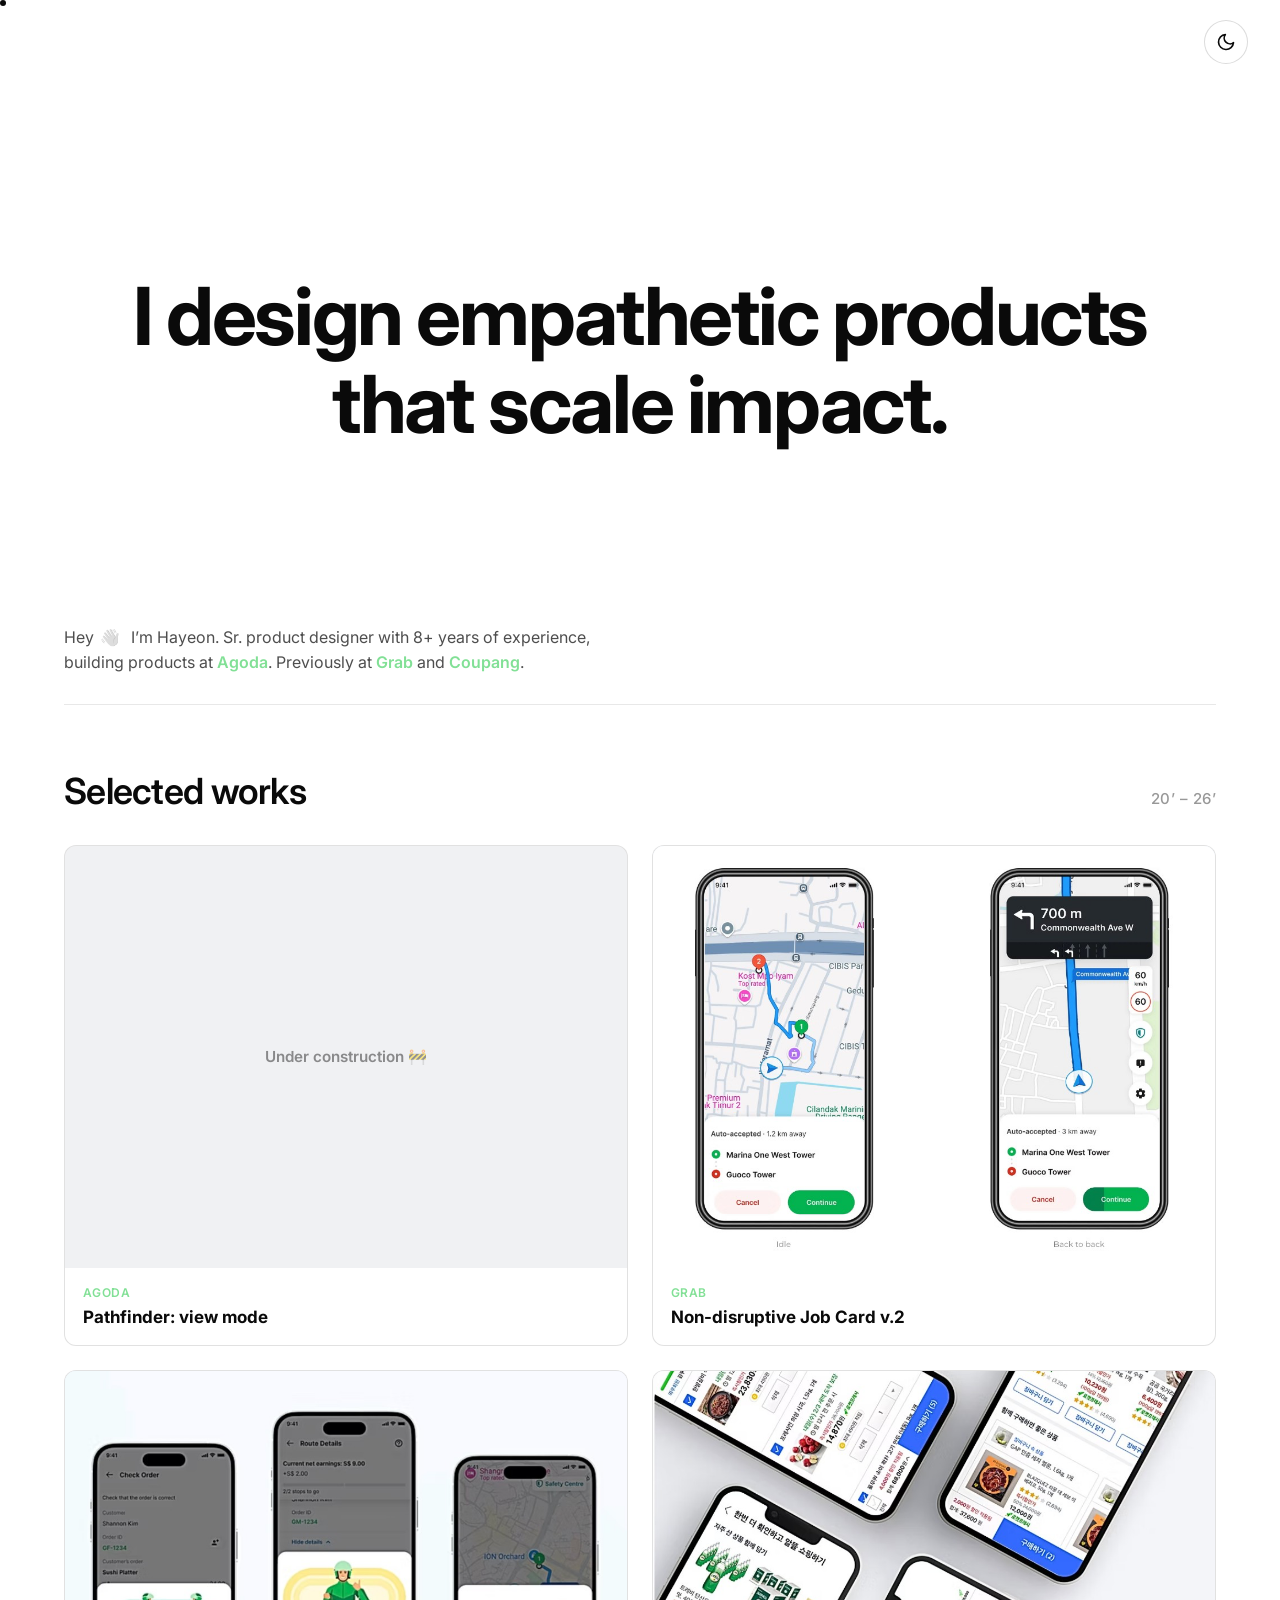
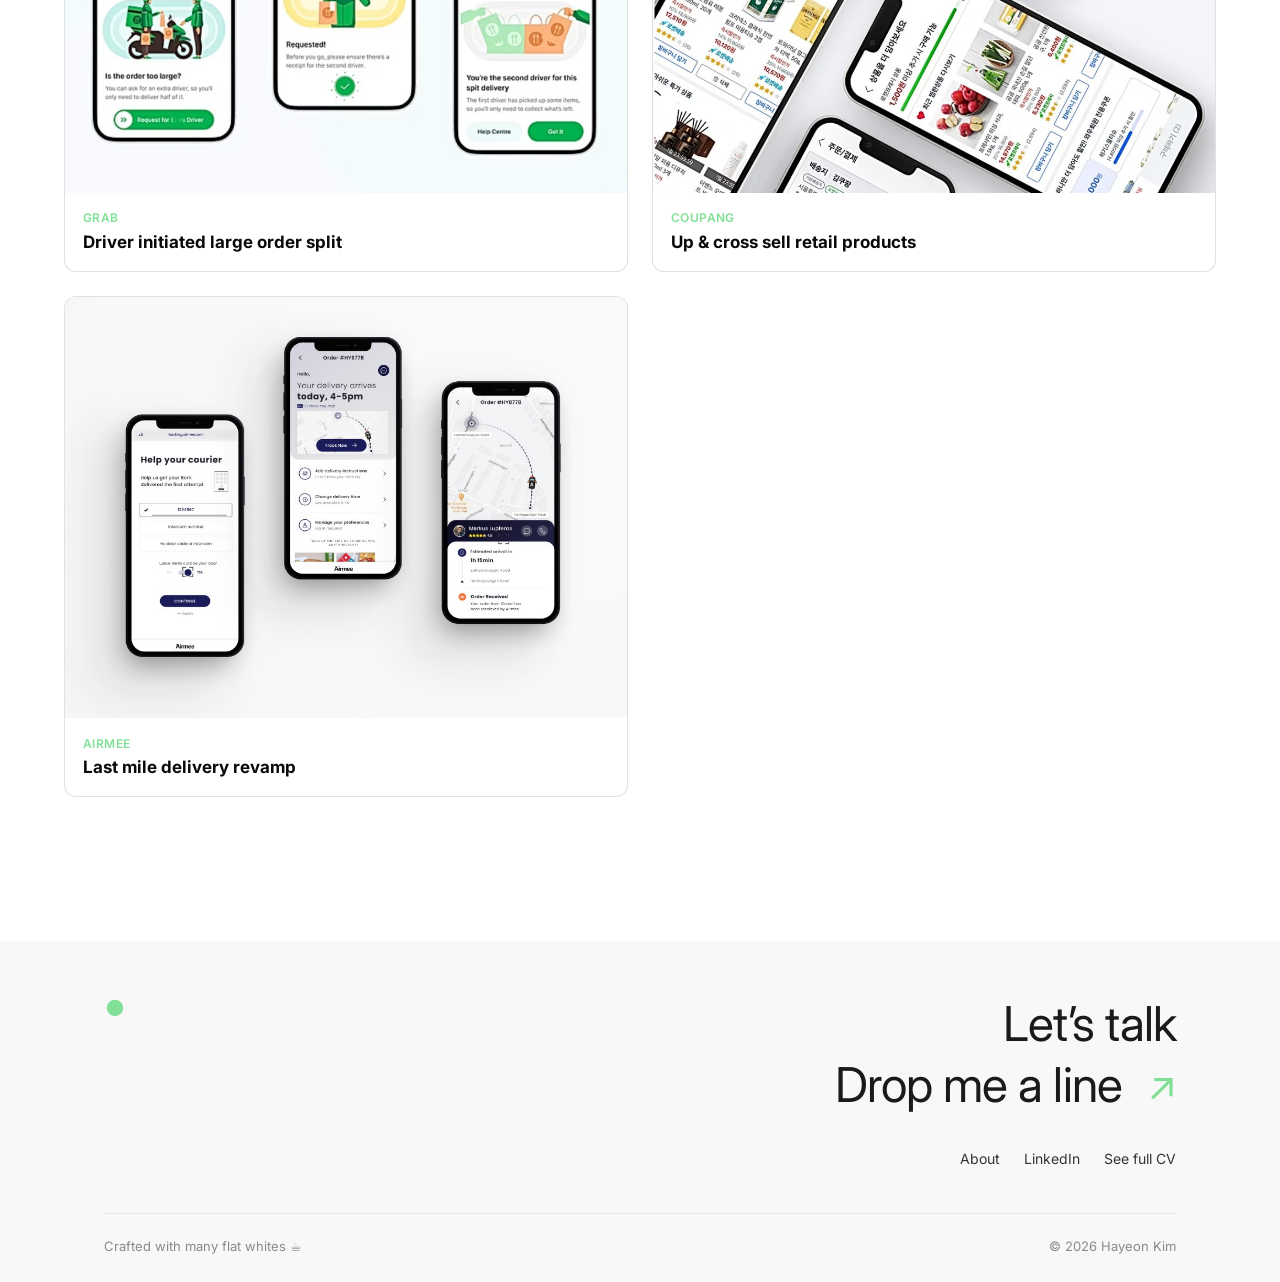
<file: kr-apps-benchmark/index.html>
<!DOCTYPE html>
<html lang="ko">
<head>
  <meta charset="UTF-8" />
  <meta name="viewport" content="width=device-width, initial-scale=1.0" />
  <title>Hayeon Kim — Product Designer</title>
  <link rel="icon" href="assets/favicon.svg" type="image/svg+xml" />
  <link rel="preconnect" href="https://fonts.googleapis.com" />
  <link rel="preconnect" href="https://fonts.gstatic.com" crossorigin />
  <link href="https://fonts.googleapis.com/css2?family=Inter:wght@400;500;600;700&display=swap" rel="stylesheet" />
  <script>
    (function () {
      try {
        var k = "kr-apps-benchmark-theme";
        var v = localStorage.getItem(k);
        document.documentElement.setAttribute(
          "data-theme",
          v === "light" || v === "dark" ? v : "light"
        );
      } catch (e) {
        document.documentElement.setAttribute("data-theme", "light");
      }
    })();
  </script>
  <style>
    :root {
      color-scheme: dark;
      --font-sans: "Inter", system-ui, -apple-system, BlinkMacSystemFont, "Segoe UI", sans-serif;
      --bg: #060f60;
      --accent: #b0f7ff;
      --avatar: #c4c4c4;
      --text: #ffffff;
      --text-muted: rgba(255, 255, 255, 0.5);
      --toggle-border: rgba(255, 255, 255, 0.35);
      --toggle-bg: rgba(255, 255, 255, 0.1);
      --toggle-bg-hover: rgba(255, 255, 255, 0.18);
      --hero-company: #d8b4fe;
      --hero-tag-border: rgba(216, 180, 254, 0.65);
      --hero-social-bg: #0a0a0a;
      --hero-social-fg: #ffffff;
      --footer-bg: #050b52;
      --footer-text: var(--text);
      --footer-text-muted: var(--text-muted);
      --footer-marquee-fg: rgba(176, 247, 255, 0.82);
      --footer-divider: rgba(176, 247, 255, 0.16);
      --footer-social-bg: rgba(176, 247, 255, 0.1);
      --footer-social-border: rgba(176, 247, 255, 0.28);
      --footer-social-icon: var(--accent);
      --footer-focus: var(--hero-company);
      --segment-track-bg: rgba(255, 255, 255, 0.06);
      --segment-track-border: rgba(216, 180, 254, 0.28);
      --segment-active-bg: rgba(176, 247, 255, 0.16);
      --education-degree: rgba(255, 255, 255, 0.78);
      --pad-x: clamp(1rem, 5vw, 6.25rem);
      --section-gap: clamp(3rem, 10vw, 6rem);
    }
    html[data-theme="light"] {
      color-scheme: light;
      --bg: #e8eef8;
      --accent: #007a8c;
      --avatar: #b4bccd;
      --text: #0a1433;
      --text-muted: rgba(10, 20, 51, 0.55);
      --toggle-border: rgba(10, 20, 51, 0.22);
      --toggle-bg: rgba(10, 20, 51, 0.06);
      --toggle-bg-hover: rgba(10, 20, 51, 0.11);
      --hero-company: #7c3aed;
      --hero-tag-border: rgba(124, 58, 237, 0.55);
      --hero-social-bg: #0a0a0a;
      --hero-social-fg: #ffffff;
      --footer-bg: #d5e2f2;
      --footer-text: var(--text);
      --footer-text-muted: var(--text-muted);
      --footer-marquee-fg: rgba(10, 20, 51, 0.62);
      --footer-divider: rgba(124, 58, 237, 0.14);
      --footer-social-bg: rgba(0, 122, 140, 0.08);
      --footer-social-border: rgba(0, 122, 140, 0.22);
      --footer-social-icon: var(--accent);
      --footer-focus: var(--hero-company);
      --segment-track-bg: rgba(10, 20, 51, 0.06);
      --segment-track-border: rgba(124, 58, 237, 0.22);
      --segment-active-bg: rgba(124, 58, 237, 0.14);
      --education-degree: rgba(10, 20, 51, 0.72);
    }
    * { box-sizing: border-box; margin: 0; padding: 0; }
    html {
      scroll-behavior: smooth;
    }
    @media (prefers-reduced-motion: reduce) {
      html {
        scroll-behavior: auto;
      }
    }
    body {
      font-family: var(--font-sans);
      background: var(--bg);
      color: var(--text);
      overflow-x: hidden;
      transition: background-color 0.35s ease, color 0.35s ease;
      -webkit-font-smoothing: antialiased;
      -moz-osx-font-smoothing: grayscale;
    }
    body:has(.page--minimal) {
      background: #ffffff;
    }
    html[data-theme="dark"] body:has(.page--minimal) {
      background: #0c0c0c;
    }
    @media (prefers-reduced-motion: reduce) {
      body,
      .page {
        transition: none;
      }
    }
    .page {
      position: relative;
      width: 100%;
      max-width: 1400px;
      margin: 0 auto;
      min-height: 100vh;
      background: var(--bg);
      padding: 0 var(--pad-x) clamp(3rem, 8vw, 5rem);
      transition: background-color 0.35s ease;
    }

    .theme-toggle {
      position: fixed;
      top: clamp(0.75rem, 2vw, 1.25rem);
      right: clamp(0.75rem, 5vw, 2rem);
      z-index: 100;
      width: 2.75rem;
      height: 2.75rem;
      display: grid;
      place-items: center;
      padding: 0;
      border-radius: 999px;
      border: 1px solid var(--toggle-border);
      background: var(--bg);
      color: var(--text);
      cursor: pointer;
      transition: background-color 0.2s ease, border-color 0.2s ease, color 0.2s ease;
    }
    .theme-toggle:hover {
      border-color: var(--accent);
      background: var(--bg);
      filter: brightness(1.08);
    }
    body:has(.page--minimal) .theme-toggle {
      background: #ffffff;
      border-color: rgba(10, 10, 10, 0.14);
      color: #0a0a0a;
    }
    html[data-theme="dark"] body:has(.page--minimal) .theme-toggle {
      background: #0c0c0c;
      border-color: rgba(255, 255, 255, 0.2);
      color: #f5f5f5;
    }
    .theme-toggle:focus-visible {
      outline: 2px solid var(--accent);
      outline-offset: 3px;
    }
    .theme-toggle svg {
      width: 1.25rem;
      height: 1.25rem;
    }
    .theme-toggle .theme-icon-moon {
      display: none;
    }
    html[data-theme="light"] .theme-toggle .theme-icon-sun {
      display: none;
    }
    html[data-theme="light"] .theme-toggle .theme-icon-moon {
      display: block;
    }

    /* Minimal landing (typography hero + cursor lens) */
    .page--minimal {
      max-width: none;
      margin: 0;
      padding: 0 clamp(1.25rem, 5vw, 4rem);
      min-height: 100vh;
      display: flex;
      flex-direction: column;
      background: #ffffff;
      color: #0a0a0a;
      transition: background-color 0.3s ease, color 0.3s ease;
    }
    html[data-theme="dark"] .page--minimal {
      background: #0c0c0c;
      color: #f5f5f5;
    }
    @media (hover: hover) and (pointer: fine) {
      body:has(.page--minimal) {
        cursor: none;
      }
    }
    @media (prefers-reduced-motion: reduce) {
      body:has(.page--minimal) {
        cursor: auto;
      }
    }

    .landing-cursor {
      position: fixed;
      left: 0;
      top: 0;
      z-index: 10000;
      pointer-events: none;
      width: 6px;
      height: 6px;
      will-change: left, top;
    }
    .landing-cursor__dot {
      width: 100%;
      height: 100%;
      border-radius: 50%;
      background: #0a0a0a;
    }
    html[data-theme="dark"] .landing-cursor__dot {
      background: #0a0a0a;
      box-shadow: 0 0 0 1px rgba(255, 255, 255, 0.9);
    }
    @media (prefers-reduced-motion: reduce) {
      .landing-cursor {
        display: none !important;
      }
    }

    .landing-stack {
      position: relative;
      z-index: 1;
      flex: 1;
      display: flex;
      flex-direction: column;
      min-height: 100vh;
      padding: clamp(2.5rem, 8vw, 4rem) 0 clamp(1.25rem, 4vw, 2rem);
    }
    .landing-headline-wrap {
      flex: 1;
      display: flex;
      align-items: center;
      justify-content: center;
      text-align: center;
      position: relative;
      z-index: 1;
      padding: clamp(1rem, 4vw, 3rem) 0;
    }
    .landing-headline {
      font-family: var(--font-sans);
      font-weight: 700;
      font-size: clamp(2.25rem, 7vw, 5rem);
      line-height: 1.1;
      letter-spacing: -0.03em;
      max-width: 18ch;
      margin: 0 auto;
    }

    .landing-bio {
      font-family: var(--font-sans);
      font-size: clamp(0.875rem, 1.8vw, 1rem);
      font-weight: 400;
      line-height: 1.6;
      max-width: 32rem;
      margin: 0 0 clamp(2rem, 5vw, 3rem);
      text-align: left;
      color: rgba(10, 10, 10, 0.72);
    }
    html[data-theme="dark"] .landing-bio {
      color: rgba(245, 245, 245, 0.72);
    }
    .landing-bio__wave {
      display: inline-block;
      margin-left: 0.12em;
      margin-right: 0.42em;
      font-style: normal;
      transform-origin: 70% 70%;
      filter: grayscale(1);
      opacity: 0.88;
      animation: landing-bio-wave 1.15s ease-in-out infinite;
    }
    html[data-theme="dark"] .landing-bio__wave {
      opacity: 0.9;
    }
    @keyframes landing-bio-wave {
      0%,
      100% {
        transform: rotate(0deg);
      }
      20% {
        transform: rotate(18deg);
      }
      40% {
        transform: rotate(-10deg);
      }
      60% {
        transform: rotate(14deg);
      }
      80% {
        transform: rotate(-6deg);
      }
    }
    @media (prefers-reduced-motion: reduce) {
      .landing-bio__wave {
        animation: none;
      }
    }
    .landing-bio__company {
      color: #82e096;
      font-weight: 600;
    }
    html[data-theme="dark"] .landing-bio__company {
      color: #4ade80;
    }

    .landing-footer {
      display: flex;
      flex-wrap: wrap;
      justify-content: space-between;
      align-items: center;
      gap: 1rem;
      padding-top: 1.125rem;
      border-top: 1px solid #e0e0e0;
      font-family: var(--font-sans);
      font-size: 0.6875rem;
      font-weight: 500;
      letter-spacing: 0.1em;
      text-transform: uppercase;
      color: rgba(10, 10, 10, 0.55);
    }
    html[data-theme="dark"] .landing-footer {
      border-top-color: rgba(255, 255, 255, 0.12);
      color: rgba(245, 245, 245, 0.5);
    }
    .landing-footer a {
      color: inherit;
      text-decoration: none;
      transition: color 0.2s ease;
    }
    .landing-footer a:hover {
      color: #0a0a0a;
    }
    html[data-theme="dark"] .landing-footer a:hover {
      color: #f5f5f5;
    }

    .site-footer.site-footer--minimal {
      margin-top: clamp(3rem, 10vw, 6rem);
      border-radius: 0;
      background: #f8f8f8;
      color: #1a1a1a;
      border: none;
    }
    html[data-theme="dark"] .site-footer.site-footer--minimal {
      background: #141414;
      color: #e8e8e8;
    }
    .site-footer--minimal .site-footer__inner {
      max-width: 1200px;
      margin: 0 auto;
      padding: clamp(2.5rem, 6vw, 3.5rem) clamp(1.25rem, 5vw, 4rem) clamp(1.25rem, 4vw, 1.75rem);
    }
    .site-footer__main {
      display: grid;
      grid-template-columns: auto 1fr;
      gap: clamp(2rem, 6vw, 4rem);
      align-items: start;
      padding-bottom: clamp(2rem, 5vw, 2.75rem);
    }
    .site-footer__logo {
      display: block;
      line-height: 0;
      transition: opacity 0.2s ease;
      color: #82e096;
    }
    .site-footer__logo:hover {
      opacity: 0.8;
    }
    html[data-theme="dark"] .site-footer__logo {
      color: #4ade80;
    }
    .site-footer__logo-svg {
      display: block;
    }
    .site-footer__logo svg {
      width: 1.375rem;
      height: 1.375rem;
      display: block;
    }
    .site-footer__cta-block {
      display: flex;
      flex-direction: column;
      align-items: flex-end;
      text-align: right;
      gap: clamp(1.5rem, 4vw, 2.25rem);
      min-width: 0;
    }
    .site-footer__cta-link {
      text-decoration: none;
      color: inherit;
      display: inline-block;
      transition: opacity 0.2s ease;
    }
    .site-footer__cta-link:hover {
      opacity: 0.88;
    }
    .site-footer__cta-link:focus-visible {
      outline: 2px solid #82e096;
      outline-offset: 6px;
      border-radius: 4px;
    }
    html[data-theme="dark"] .site-footer__cta-link:focus-visible {
      outline-color: #4ade80;
    }
    .site-footer__cta-line1,
    .site-footer__cta-line2 {
      display: block;
      font-family: var(--font-sans);
      font-weight: 400;
      font-size: clamp(2rem, 5vw, 3rem);
      line-height: 1.12;
      letter-spacing: -0.02em;
    }
    .site-footer__cta-line2 {
      margin-top: 0.15em;
    }
    .site-footer__cta-arrow {
      display: inline-block;
      margin-left: 0.35em;
      color: #82e096;
      font-size: 0.85em;
      vertical-align: 0.08em;
      transition: transform 0.25s ease, filter 0.25s ease;
    }
    .site-footer__cta-link:hover .site-footer__cta-arrow {
      transform: translate(3px, -3px);
      filter: brightness(1.1);
    }
    html[data-theme="dark"] .site-footer__cta-arrow {
      color: #4ade80;
    }
    .site-footer__nav {
      display: flex;
      flex-wrap: wrap;
      justify-content: flex-end;
    }
    .site-footer__nav-list {
      list-style: none;
      margin: 0;
      padding: 0;
      display: flex;
      flex-direction: row;
      flex-wrap: wrap;
      align-items: center;
      justify-content: flex-end;
      gap: clamp(0.75rem, 2.5vw, 1.5rem);
    }
    .site-footer__nav-list a {
      font-family: var(--font-sans);
      font-size: 0.875rem;
      color: #333;
      text-decoration: none;
      line-height: 1.45;
      padding: 0.2rem 0.35rem;
      margin: -0.2rem -0.35rem;
      border-radius: 4px;
      transition: color 0.2s ease, background 0.2s ease, backdrop-filter 0.2s ease;
    }
    html[data-theme="dark"] .site-footer__nav-list a {
      color: #c4c4c4;
    }
    .site-footer__nav-list a:hover {
      color: #0a0a0a;
      background: rgba(255, 255, 255, 0.45);
      -webkit-backdrop-filter: blur(10px);
      backdrop-filter: blur(10px);
    }
    html[data-theme="dark"] .site-footer__nav-list a:hover {
      color: #fff;
      background: rgba(255, 255, 255, 0.08);
    }
    .site-footer__nav-list a:focus-visible {
      outline: 2px solid #82e096;
      outline-offset: 2px;
    }
    html[data-theme="dark"] .site-footer__nav-list a:focus-visible {
      outline-color: #4ade80;
    }
    .site-footer__bar {
      display: flex;
      flex-wrap: wrap;
      justify-content: space-between;
      align-items: center;
      gap: 1rem;
      padding-top: clamp(1.25rem, 3vw, 1.5rem);
      border-top: 1px solid #e5e5e5;
      font-family: var(--font-sans);
      font-size: 0.8125rem;
      color: #8a8a8a;
    }
    html[data-theme="dark"] .site-footer__bar {
      border-top-color: #2a2a2a;
      color: #7a7a7a;
    }
    @media (max-width: 720px) {
      .site-footer__main {
        grid-template-columns: 1fr;
      }
      .site-footer__cta-block {
        align-items: flex-start;
        text-align: left;
      }
      .site-footer__nav {
        justify-content: flex-start;
      }
      .site-footer__nav-list {
        justify-content: flex-start;
      }
    }

    .site-footer__nav-btn {
      font-family: var(--font-sans);
      font-size: 0.875rem;
      color: #333;
      line-height: 1.45;
      padding: 0.2rem 0.35rem;
      margin: -0.2rem -0.35rem;
      border: none;
      border-radius: 4px;
      background: none;
      cursor: pointer;
      text-align: inherit;
      transition: color 0.2s ease, background 0.2s ease, backdrop-filter 0.2s ease;
    }
    html[data-theme="dark"] .site-footer__nav-btn {
      color: #c4c4c4;
    }
    .site-footer__nav-btn:hover {
      color: #0a0a0a;
      background: rgba(255, 255, 255, 0.45);
      -webkit-backdrop-filter: blur(10px);
      backdrop-filter: blur(10px);
    }
    html[data-theme="dark"] .site-footer__nav-btn:hover {
      color: #fff;
      background: rgba(255, 255, 255, 0.08);
    }
    .site-footer__nav-btn:focus-visible {
      outline: 2px solid #82e096;
      outline-offset: 2px;
    }
    html[data-theme="dark"] .site-footer__nav-btn:focus-visible {
      outline-color: #4ade80;
    }

    .about-dialog {
      max-width: min(100%, 40rem);
      width: calc(100% - 2rem);
      padding: 0;
      border: none;
      border-radius: 12px;
      background: #ffffff;
      color: #0a0a0a;
      box-shadow: 0 24px 80px rgba(0, 0, 0, 0.2);
    }
    html[data-theme="dark"] .about-dialog {
      background: #1a1a1a;
      color: #f0f0f0;
    }
    .about-dialog::backdrop {
      background: rgba(0, 0, 0, 0.45);
      -webkit-backdrop-filter: blur(4px);
      backdrop-filter: blur(4px);
    }
    .about-dialog__inner {
      padding: clamp(1.25rem, 4vw, 2rem);
      max-height: min(85vh, 720px);
      overflow-y: auto;
    }
    .about-dialog__close {
      position: sticky;
      top: 0;
      float: right;
      margin: -0.25rem -0.25rem 0.5rem 0.5rem;
      width: 2.25rem;
      height: 2.25rem;
      display: grid;
      place-items: center;
      border: none;
      border-radius: 8px;
      background: rgba(0, 0, 0, 0.06);
      color: inherit;
      font-size: 1.35rem;
      line-height: 1;
      cursor: pointer;
      transition: background 0.2s ease;
    }
    html[data-theme="dark"] .about-dialog__close {
      background: rgba(255, 255, 255, 0.1);
    }
    .about-dialog__close:hover {
      background: rgba(0, 0, 0, 0.1);
    }
    html[data-theme="dark"] .about-dialog__close:hover {
      background: rgba(255, 255, 255, 0.15);
    }
    .about-dialog__title {
      font-family: var(--font-sans);
      font-size: clamp(1.5rem, 4vw, 2rem);
      font-weight: 600;
      letter-spacing: -0.025em;
      margin: 0 0 1.25rem;
      padding-right: 2.5rem;
    }
    .about-dialog__section-title {
      font-family: var(--font-sans);
      font-size: clamp(1.1rem, 2.5vw, 1.35rem);
      font-weight: 600;
      color: #7c3aed;
      margin: 1.5rem 0 0.75rem;
    }
    html[data-theme="dark"] .about-dialog__section-title {
      color: #c4b5fd;
    }
    .about-dialog__list {
      list-style: none;
      margin: 0;
      padding: 0;
      display: flex;
      flex-direction: column;
      gap: 1.25rem;
    }
    .about-dialog__item-title {
      font-family: var(--font-sans);
      font-weight: 700;
      font-size: 0.95rem;
      margin: 0 0 0.25rem;
    }
    .about-dialog__item-desc {
      font-family: var(--font-sans);
      font-size: 0.875rem;
      line-height: 1.5;
      color: rgba(10, 10, 10, 0.72);
      margin: 0;
    }
    html[data-theme="dark"] .about-dialog__item-desc {
      color: rgba(240, 240, 240, 0.75);
    }
    .about-dialog__edu-title {
      font-family: var(--font-sans);
      font-size: clamp(1rem, 2.4vw, 1.15rem);
      font-weight: 600;
      margin: 1.5rem 0 0.75rem;
    }
    .about-dialog__edu-entry {
      margin-bottom: 1.25rem;
    }
    .about-dialog__edu-head {
      display: flex;
      flex-wrap: wrap;
      justify-content: space-between;
      gap: 0.35rem 1rem;
      margin-bottom: 0.35rem;
    }
    .about-dialog__school {
      font-family: var(--font-sans);
      font-weight: 700;
      font-size: 0.9rem;
      margin: 0;
    }
    .about-dialog__date {
      font-size: 0.8rem;
      color: rgba(10, 10, 10, 0.55);
    }
    html[data-theme="dark"] .about-dialog__date {
      color: rgba(240, 240, 240, 0.5);
    }
    .about-dialog__degree {
      font-family: var(--font-sans);
      font-size: 0.875rem;
      margin: 0 0 0.5rem;
    }
    .about-dialog__bullets {
      margin: 0;
      padding-left: 1.15rem;
      font-family: var(--font-sans);
      font-size: 0.8125rem;
      line-height: 1.5;
      color: rgba(10, 10, 10, 0.78);
    }
    html[data-theme="dark"] .about-dialog__bullets {
      color: rgba(240, 240, 240, 0.78);
    }
    .about-dialog__bullets li {
      margin-bottom: 0.35rem;
    }

    /* Hero */
    .hero {
      display: flex;
      flex-direction: column;
      align-items: stretch;
      flex: 1;
      min-height: min(72vh, 640px);
      padding-top: clamp(1rem, 4vw, 2rem);
      overflow: visible;
    }
    .hero__copy {
      position: relative;
      display: flex;
      flex-direction: column;
      align-items: stretch;
      justify-content: flex-start;
      flex: 1 1 auto;
      gap: 0;
      min-width: 0;
      width: 100%;
      min-height: min(56vh, 520px);
      overflow: visible;
    }
    .hero__copy .landing-headline-wrap {
      flex: 1 1 auto;
      display: flex;
      flex-direction: column;
      align-items: center;
      justify-content: center;
      padding: clamp(0.5rem, 2vw, 1rem) 0;
      text-align: center;
      width: 100%;
      min-height: 0;
      overflow: visible;
    }
    .hero .landing-headline {
      margin-left: auto;
      margin-right: auto;
      max-width: min(100%, 22ch);
      text-align: center;
      word-break: normal;
      overflow-wrap: normal;
      hyphens: manual;
    }
    .hero__copy .landing-bio {
      flex-shrink: 0;
      margin-top: auto;
      margin-left: 0;
      margin-right: 0;
      margin-bottom: 0;
      padding-bottom: clamp(1rem, 2.5vw, 1.75rem);
      text-align: left;
      max-width: 100%;
    }
    .landing-headline-wrap.landing-headline--mag {
      position: relative;
      overflow: visible;
      cursor: crosshair;
      --mag-r: clamp(2.25rem, 5vw, 3rem);
      --mag-scale: 1.16;
      --cx: 50%;
      --cy: 50%;
      --ox: 50%;
      --oy: 50%;
      padding: clamp(1rem, 3vw, 2rem);
      box-sizing: border-box;
      width: 100%;
      max-width: 100%;
      align-self: stretch;
    }
    .landing-headline-wrap.landing-headline--mag .landing-headline {
      position: relative;
      display: inline-block;
      overflow: visible;
      vertical-align: top;
      cursor: crosshair;
    }
    .landing-headline__char {
      display: inline;
      cursor: inherit;
    }
    @keyframes headline-burst-mote {
      from {
        transform: translate3d(0, 0, 0) scale(1) rotate(0deg);
        opacity: 1;
      }
      to {
        transform: translate3d(var(--tx), var(--ty), 0) scale(0.35) rotate(var(--rot));
        opacity: 0;
      }
    }
    .landing-headline__burst-layer {
      position: fixed;
      inset: 0;
      pointer-events: none;
      z-index: 10000;
    }
    .landing-headline__burst-mote {
      position: fixed;
      pointer-events: none;
      border-radius: 50%;
      will-change: transform, opacity;
      animation: headline-burst-mote 0.62s cubic-bezier(0.25, 0.85, 0.35, 1) forwards;
    }
    @media (prefers-reduced-motion: reduce) {
      .landing-headline__burst-mote {
        animation: none;
        opacity: 0;
      }
    }
    .landing-headline__base {
      display: block;
      position: relative;
      z-index: 0;
      word-break: normal;
      overflow-wrap: normal;
      hyphens: manual;
      user-select: none;
      -webkit-user-select: none;
      cursor: grab;
    }
    .landing-headline__base:active {
      cursor: grabbing;
    }
    .landing-headline__zoom {
      display: block;
      position: absolute;
      left: 0;
      top: 0;
      right: 0;
      bottom: 0;
      width: 100%;
      height: 100%;
      margin: 0;
      padding: 0;
      font: inherit;
      font-size: inherit;
      font-weight: inherit;
      line-height: inherit;
      letter-spacing: inherit;
      color: inherit;
      pointer-events: none;
      z-index: 1;
      transform: scale(var(--mag-scale));
      transform-origin: var(--ox) var(--oy);
      clip-path: circle(var(--mag-r) at var(--cx) var(--cy));
      opacity: 0;
      transition: opacity 0.15s ease;
    }
    .landing-headline-wrap.landing-headline--mag.is-mag-active .landing-headline__zoom {
      opacity: 1;
    }
    .landing-headline__lens {
      display: block;
      position: absolute;
      width: calc(var(--mag-r) * 2);
      height: calc(var(--mag-r) * 2);
      left: calc(var(--cx) - var(--mag-r));
      top: calc(var(--cy) - var(--mag-r));
      margin: 0;
      padding: 0;
      border-radius: 50%;
      pointer-events: none;
      z-index: 2;
      border: 1px solid rgba(255, 255, 255, 0.45);
      background: rgba(255, 255, 255, 0.06);
      box-shadow:
        inset 0 1px 0 rgba(255, 255, 255, 0.35),
        0 0 0 1px rgba(0, 0, 0, 0.06),
        0 12px 40px rgba(0, 0, 0, 0.12);
      backdrop-filter: blur(3px) saturate(1.25);
      -webkit-backdrop-filter: blur(3px) saturate(1.25);
      opacity: 0;
      transition: opacity 0.15s ease;
    }
    html[data-theme="dark"] .landing-headline__lens {
      border-color: rgba(255, 255, 255, 0.22);
      background: rgba(255, 255, 255, 0.04);
      box-shadow:
        inset 0 1px 0 rgba(255, 255, 255, 0.12),
        0 0 0 1px rgba(0, 0, 0, 0.35),
        0 12px 40px rgba(0, 0, 0, 0.45);
    }
    .landing-headline-wrap.landing-headline--mag.is-mag-active .landing-headline__lens {
      opacity: 1;
    }
    @media (prefers-reduced-motion: reduce) {
      .landing-headline__zoom,
      .landing-headline__lens {
        transition: none;
      }
    }
    @media (max-width: 720px) {
      .hero {
        min-height: 0;
      }
    }

    .page--minimal .works-showcase {
      width: 100%;
      max-width: 76rem;
      margin: 0 auto;
      padding: clamp(2.5rem, 6vw, 4rem) 0 clamp(0.5rem, 2vw, 1rem);
      border-top: 1px solid #e8e8e8;
    }
    html[data-theme="dark"] .page--minimal .works-showcase {
      border-top-color: rgba(255, 255, 255, 0.1);
    }
    .works-showcase__heading-row {
      display: flex;
      align-items: baseline;
      justify-content: space-between;
      gap: 1rem;
      flex-wrap: wrap;
      margin: 0 0 clamp(1.25rem, 3vw, 2rem);
    }
    .works-showcase__heading-row .works-showcase__title {
      margin: 0;
    }
    .works-showcase__years {
      margin: 0;
      font-family: var(--font-sans);
      font-size: clamp(0.8125rem, 1.8vw, 0.9375rem);
      font-weight: 500;
      letter-spacing: 0.03em;
      color: rgba(10, 10, 10, 0.42);
      white-space: nowrap;
    }
    html[data-theme="dark"] .works-showcase__years {
      color: rgba(245, 245, 245, 0.42);
    }
    .works-showcase__title {
      font-family: var(--font-sans);
      font-weight: 600;
      font-size: clamp(1.5rem, 4vw, 2.25rem);
      letter-spacing: -0.02em;
      margin: 0 0 clamp(1.25rem, 3vw, 2rem);
      color: #0a0a0a;
    }
    html[data-theme="dark"] .works-showcase__title {
      color: #f5f5f5;
    }
    .page--minimal .works-grid {
      grid-template-columns: repeat(2, minmax(0, 1fr));
    }
    .page--minimal .works-card__link {
      border-color: rgba(10, 10, 10, 0.12);
      background: rgba(255, 255, 255, 0.92);
    }
    html[data-theme="dark"] .page--minimal .works-card__link {
      border-color: rgba(255, 255, 255, 0.12);
      background: rgba(18, 18, 18, 0.85);
    }
    .page--minimal .works-card__link:not(.works-card__link--wip):hover {
      border-color: #82e096;
      transform: translateY(-3px);
    }
    html[data-theme="dark"] .page--minimal .works-card__link:not(.works-card__link--wip):hover {
      border-color: #4ade80;
    }
    .page--minimal .works-card__link:not(.works-card__link--wip):focus-visible {
      outline: 2px solid #82e096;
      outline-offset: 3px;
    }
    html[data-theme="dark"] .page--minimal .works-card__link:not(.works-card__link--wip):focus-visible {
      outline-color: #4ade80;
    }
    .works-card__link--wip {
      cursor: default;
    }
    .page--minimal .works-card__link--wip:hover {
      transform: none;
      border-color: rgba(10, 10, 10, 0.12);
    }
    html[data-theme="dark"] .page--minimal .works-card__link--wip:hover {
      border-color: rgba(255, 255, 255, 0.12);
    }
    .works-card__visual--pathfinder-wip {
      background-image: none !important;
      display: flex;
      align-items: center;
      justify-content: center;
      padding: 1rem;
      box-sizing: border-box;
    }
    .works-card__wip-banner {
      font-family: var(--font-sans);
      font-weight: 600;
      font-size: clamp(0.8rem, 1.8vw, 0.95rem);
      color: rgba(10, 10, 10, 0.45);
      text-align: center;
    }
    html[data-theme="dark"] .works-card__wip-banner {
      color: rgba(245, 245, 245, 0.5);
    }
    .works-card__visual--agoda-empty {
      background-image: none !important;
      background-color: color-mix(in srgb, var(--text) 5%, transparent);
      border: 2px dashed rgba(10, 10, 10, 0.14);
      box-sizing: border-box;
    }
    html[data-theme="dark"] .works-card__visual--agoda-empty {
      border-color: rgba(255, 255, 255, 0.18);
    }
    .works-card__title--empty {
      min-height: 1.3em;
    }
    .page--minimal .works-card__body {
      background: transparent;
    }
    .page--minimal .works-card__brand {
      color: #82e096;
    }
    html[data-theme="dark"] .page--minimal .works-card__brand {
      color: #4ade80;
    }
    .page--minimal .works-card__title {
      color: #0a0a0a;
    }
    html[data-theme="dark"] .page--minimal .works-card__title {
      color: #f0f0f0;
    }

    section.block {
      position: relative;
      z-index: 1;
      margin-top: var(--section-gap);
    }

    /* Awards — minimal list + segment tabs */
    .awards-wrap {
      position: relative;
      z-index: 1;
      max-width: min(100%, 76rem);
    }
    .awards-segment {
      display: inline-flex;
      align-items: stretch;
      padding: 0.2rem;
      margin: 0 0 clamp(1.25rem, 3vw, 1.75rem);
      border-radius: 999px;
      background: var(--bg);
      border: 1px solid var(--segment-track-border);
      gap: 0.15rem;
    }
    .awards-segment__btn {
      appearance: none;
      border: none;
      margin: 0;
      padding: 0.45rem 1rem;
      border-radius: 999px;
      font-family: var(--font-sans);
      font-size: clamp(0.8125rem, 1.9vw, 0.9375rem);
      font-weight: 600;
      letter-spacing: -0.02em;
      color: var(--text-muted);
      background: transparent;
      cursor: pointer;
      transition: background-color 0.2s ease, color 0.2s ease;
    }
    .awards-segment__btn:hover {
      color: var(--text);
    }
    .awards-segment__btn:focus-visible {
      outline: 2px solid var(--hero-company);
      outline-offset: 2px;
    }
    .awards-segment__btn[aria-selected="true"] {
      background: var(--segment-active-bg);
      color: var(--text);
    }
    .awards-panel:focus {
      outline: none;
    }
    .works-grid {
      list-style: none;
      margin: 0;
      padding: 0;
      display: grid;
      grid-template-columns: repeat(auto-fill, minmax(min(100%, 280px), 1fr));
      gap: clamp(1rem, 2.5vw, 1.5rem);
    }
    .works-card {
      margin: 0;
      height: 100%;
    }
    .works-card__link {
      display: flex;
      flex-direction: column;
      height: 100%;
      text-decoration: none;
      color: inherit;
      border-radius: 12px;
      overflow: hidden;
      border: 1px solid var(--segment-track-border);
      background: var(--bg);
      transition: border-color 0.2s ease, transform 0.2s ease;
    }
    .works-card__link:not(.works-card__link--wip):hover {
      border-color: var(--hero-company);
      transform: translateY(-2px);
    }
    .works-card__link:not(.works-card__link--wip):focus-visible {
      outline: 2px solid var(--hero-company);
      outline-offset: 3px;
    }
    .works-card__visual {
      aspect-ratio: 4 / 3;
      background-repeat: no-repeat;
      background-color: color-mix(in srgb, var(--text) 6%, transparent);
    }
    .works-card__visual--collage {
      background-image: url("assets/works-collage.png");
      background-size: cover;
      background-color: var(--bg);
    }
    .works-card__visual--q1 {
      background-position: 0% 0%;
    }
    .works-card__visual--q2 {
      background-position: 100% 0%;
    }
    .works-card__visual--q3 {
      background-position: 0% 100%;
    }
    .works-card__visual--q4 {
      background-position: 100% 100%;
    }
    .works-card__visual--collage.works-card__visual--q1 {
      background-image: url("assets/works-grab-job-card.png");
      background-position: center;
      background-size: cover;
      padding: 0;
      box-sizing: border-box;
    }
    .works-card__visual--collage.works-card__visual--q2 {
      background-image: url("assets/works-grab-split-delivery.png");
      background-position: center;
      background-size: cover;
      padding: 0;
      box-sizing: border-box;
    }
    .works-card__visual--collage.works-card__visual--q3 {
      background-image: url("assets/works-coupang-upsell-card.png");
      background-position: center;
      background-size: cover;
      background-repeat: no-repeat;
      background-color: #f2f1f8;
      padding: 0;
      box-sizing: border-box;
    }
    .works-card__visual--collage.works-card__visual--q4 {
      background-image: url("assets/works-airmee-delivery-card.png");
      background-position: center;
      background-size: cover;
      background-repeat: no-repeat;
      background-color: #f6f6f6;
      padding: 0;
      box-sizing: border-box;
    }
    .works-card__visual--agoda-a {
      position: relative;
      background-image: linear-gradient(145deg, #002d5c 0%, #0066cc 48%, #00a8e1 100%);
    }
    .works-card__visual--agoda-b {
      position: relative;
      background-image: linear-gradient(155deg, #1a237e 0%, #0d47a1 45%, #00838f 100%);
    }
    .works-card__visual--agoda-a .works-card__wip,
    .works-card__visual--agoda-b .works-card__wip {
      position: absolute;
      inset: 0;
      display: flex;
      flex-direction: column;
      align-items: center;
      justify-content: center;
      gap: 0.55rem;
      padding: clamp(0.65rem, 2vw, 1rem);
      text-align: center;
      box-sizing: border-box;
      outline: 1px dashed rgba(255, 255, 255, 0.35);
      outline-offset: -10px;
      border-radius: 2px;
    }
    .works-card__wip-img {
      width: clamp(4.5rem, 22vw, 6.75rem);
      height: auto;
      display: block;
      opacity: 0.95;
      filter: drop-shadow(0 4px 18px rgba(0, 0, 0, 0.35));
    }
    .works-card__wip-title {
      font-family: var(--font-sans);
      font-weight: 700;
      font-size: clamp(0.9375rem, 2.4vw, 1.125rem);
      letter-spacing: -0.02em;
      line-height: 1.2;
      color: rgba(255, 255, 255, 0.96);
      text-shadow: 0 1px 14px rgba(0, 0, 0, 0.35);
    }
    .works-card__wip-note {
      font-family: var(--font-sans);
      font-weight: 500;
      font-size: clamp(0.6875rem, 1.65vw, 0.8125rem);
      line-height: 1.4;
      max-width: 13rem;
      color: rgba(255, 255, 255, 0.78);
      text-shadow: 0 1px 10px rgba(0, 0, 0, 0.28);
    }
    .works-card__body {
      padding: clamp(0.85rem, 2vw, 1.1rem);
      display: flex;
      flex-direction: column;
      gap: 0.35rem;
      flex: 1;
      background: var(--bg);
    }
    .works-card__brand {
      font-family: var(--font-sans);
      font-size: clamp(0.6875rem, 1.5vw, 0.75rem);
      font-weight: 600;
      letter-spacing: 0.04em;
      text-transform: uppercase;
      color: var(--hero-company);
    }
    .works-card__title {
      font-family: var(--font-sans);
      font-weight: 700;
      font-size: clamp(0.9375rem, 2.2vw, 1.0625rem);
      line-height: 1.3;
      color: var(--text);
      margin: 0;
    }
    .awards-title {
      font-family: var(--font-sans);
      font-weight: 600;
      font-size: clamp(1.75rem, 5vw, 3rem);
      line-height: 1.15;
      letter-spacing: -0.03em;
      color: var(--hero-company);
      margin: 0 0 clamp(1.75rem, 4vw, 2.75rem);
    }
    .awards-list {
      list-style: none;
      margin: 0;
      padding: 0;
      display: flex;
      flex-direction: column;
      gap: clamp(1.5rem, 4vw, 2.35rem);
    }
    .awards-item {
      margin: 0;
    }
    .awards-item__title {
      font-family: var(--font-sans);
      font-weight: 700;
      font-size: clamp(1rem, 2.5vw, 1.2rem);
      line-height: 1.35;
      color: var(--text);
      margin: 0;
    }
    .awards-item__desc {
      font-family: var(--font-sans);
      font-weight: 400;
      font-size: clamp(0.8125rem, 2vw, 0.9375rem);
      line-height: 1.45;
      color: var(--text-muted);
      margin: 0.35rem 0 0;
      max-width: 36rem;
    }
    .awards-education {
      margin-top: clamp(1.75rem, 4vw, 2.75rem);
      width: 100%;
      min-width: 0;
      box-sizing: border-box;
    }
    .awards-education__title {
      font-family: var(--font-sans);
      font-weight: 600;
      font-size: clamp(1.5rem, 4vw, 2.25rem);
      line-height: 1.15;
      letter-spacing: -0.03em;
      color: var(--hero-company);
      margin: 0 0 clamp(1.25rem, 3vw, 2rem);
    }
    .awards-education__entries {
      display: flex;
      flex-direction: column;
      gap: clamp(1.5rem, 4vw, 2.5rem);
      width: 100%;
      min-width: 0;
    }
    .awards-education-entry__head {
      display: flex;
      flex-wrap: wrap;
      align-items: baseline;
      justify-content: space-between;
      gap: 0.35rem 1.25rem;
      margin-bottom: 0.4rem;
    }
    .awards-education-entry__school {
      margin: 0;
      font-family: var(--font-sans);
      font-weight: 700;
      font-size: clamp(1rem, 2.4vw, 1.2rem);
      line-height: 1.3;
      color: var(--text);
    }
    .awards-education-entry__date {
      font-family: var(--font-sans);
      font-size: clamp(0.75rem, 1.8vw, 0.875rem);
      font-weight: 500;
      color: var(--text-muted);
      white-space: nowrap;
    }
    .awards-education-entry__degree {
      margin: 0 0 0.65rem;
      font-family: var(--font-sans);
      font-size: clamp(0.875rem, 2vw, 1rem);
      font-weight: 500;
      line-height: 1.45;
      color: var(--education-degree);
    }
    .awards-education-entry__bullets {
      margin: 0;
      padding-left: 1.2rem;
      list-style: disc;
      font-family: var(--font-sans);
      font-size: clamp(0.8125rem, 1.9vw, 0.9375rem);
      line-height: 1.55;
      color: var(--text-muted);
    }
    .awards-education-entry__bullets li {
      margin-bottom: 0.45rem;
      padding-left: 0.2rem;
    }
    .awards-education-entry__bullets li:last-child {
      margin-bottom: 0;
    }
    .awards-education-entry__bullets li::marker {
      color: var(--hero-company);
      font-size: 0.7em;
    }

    .site-footer {
      margin-top: clamp(2.5rem, 8vw, 4rem);
      background: var(--footer-bg);
      color: var(--footer-text);
      border-radius: 1.25rem 1.25rem 0 0;
      transition: background-color 0.35s ease, color 0.35s ease;
    }
    .site-footer__inner {
      position: relative;
      z-index: 0;
      max-width: 1400px;
      margin: 0 auto;
      padding: clamp(1.6rem, 4.5vw, 2.25rem) var(--pad-x) clamp(1.15rem, 3.2vw, 1.5rem);
    }
    .site-footer__row {
      position: relative;
      z-index: 1;
      display: flex;
      flex-wrap: wrap;
      align-items: center;
      justify-content: flex-start;
      gap: clamp(0.65rem, 2vw, 1.15rem) clamp(0.85rem, 3vw, 1.5rem);
      margin: 0 0 clamp(1rem, 3vw, 1.35rem);
    }
    .site-footer__social {
      display: flex;
      gap: 0.5rem;
      justify-content: flex-start;
      align-items: center;
      align-self: center;
      margin: 0;
      margin-inline-end: auto;
      flex-shrink: 0;
      min-height: 2.5rem;
    }
    .site-footer__meta-col {
      display: flex;
      flex-direction: column;
      align-items: flex-start;
      text-align: left;
      gap: 0.3rem;
      min-width: 0;
      align-self: center;
    }
    .site-footer__social a {
      display: grid;
      place-items: center;
      width: 2.5rem;
      height: 2.5rem;
      border-radius: 50%;
      background: transparent;
      color: var(--footer-text);
      border: 1px solid var(--footer-social-border);
      transition: opacity 0.2s ease, transform 0.2s ease, background-color 0.2s ease, color 0.2s ease;
    }
    .site-footer__social a:hover {
      background: var(--footer-social-bg);
      color: var(--footer-social-icon);
      opacity: 1;
      transform: scale(1.05);
    }
    .site-footer__social a:focus-visible {
      outline: 2px solid var(--footer-focus);
      outline-offset: 2px;
    }
    .site-footer__social svg {
      width: 1.1rem;
      height: 1.1rem;
    }
    .site-footer__meta {
      font-family: var(--font-sans);
      font-size: clamp(0.6875rem, 1.65vw, 0.8125rem);
      font-weight: 700;
      line-height: 1.45;
      letter-spacing: 0.14em;
      text-transform: uppercase;
      color: var(--footer-text);
      margin: 0;
    }
    .footer-marquee {
      position: relative;
      z-index: 1;
      overflow: hidden;
      width: calc(100% + 2 * var(--pad-x));
      margin-left: calc(-1 * var(--pad-x));
      margin-right: calc(-1 * var(--pad-x));
      padding: clamp(0.85rem, 2.5vw, 1.1rem) 0;
      border-top: 1px solid var(--footer-divider);
    }
    .footer-marquee__track {
      display: flex;
      width: max-content;
      animation: footer-marquee-scroll calc(32s / 1.5) linear infinite;
      will-change: transform;
      backface-visibility: hidden;
    }
    .footer-marquee__segment {
      flex-shrink: 0;
      display: flex;
      align-items: center;
      font-family: var(--font-sans);
      font-size: clamp(0.625rem, 1.5vw, 0.75rem);
      font-weight: 700;
      letter-spacing: 0.22em;
      text-transform: uppercase;
      color: var(--footer-marquee-fg);
      white-space: nowrap;
    }
    .footer-marquee__segment .footer-marquee__text {
      padding: 0 1.75rem;
    }
    @keyframes footer-marquee-scroll {
      from {
        transform: translate3d(0, 0, 0);
      }
      to {
        transform: translate3d(-50%, 0, 0);
      }
    }
    @media (prefers-reduced-motion: reduce) {
      .footer-marquee__track {
        animation: none;
        flex-wrap: wrap;
        justify-content: center;
        width: 100%;
        row-gap: 0.5rem;
        will-change: auto;
      }
      .footer-marquee__segment {
        white-space: normal;
        text-align: center;
        flex-wrap: wrap;
        justify-content: center;
      }
      .footer-marquee__segment .footer-marquee__text {
        padding: 0 0.5rem;
      }
    }
  </style>
</head>
<body id="top">
  <button
    type="button"
    class="theme-toggle"
    id="theme-toggle"
    aria-label="Switch to light mode"
    aria-pressed="false"
  >
    <svg class="theme-icon-sun" viewBox="0 0 24 24" fill="none" stroke="currentColor" stroke-width="2" stroke-linecap="round" stroke-linejoin="round" aria-hidden="true">
      <circle cx="12" cy="12" r="4" />
      <path d="M12 2v2M12 20v2M4.93 4.93l1.41 1.41M17.66 17.66l1.41 1.41M2 12h2M20 12h2M4.93 19.07l1.41-1.41M17.66 6.34l1.41-1.41" />
    </svg>
    <svg class="theme-icon-moon" viewBox="0 0 24 24" fill="none" stroke="currentColor" stroke-width="2" stroke-linecap="round" stroke-linejoin="round" aria-hidden="true">
      <path d="M21 12.79A9 9 0 1 1 11.21 3 7 7 0 0 0 21 12.79z" />
    </svg>
  </button>
  <div class="landing-cursor" id="landing-cursor" aria-hidden="true">
    <div class="landing-cursor__dot"></div>
  </div>

  <main class="page page--minimal" data-node-id="112:2163">
    <div class="landing-stack">
      <header class="hero" data-node-id="112:2163-hero">
        <div class="hero__copy">
          <div
            class="landing-headline-wrap landing-headline--mag"
            id="landing-headline-mag"
            data-node-id="112:2180-wrap"
          >
            <h1 class="landing-headline" id="landing-headline" data-node-id="112:2180" aria-live="polite">
              <span class="landing-headline__base">I design empathetic products that scale impact.</span>
              <span class="landing-headline__zoom" aria-hidden="true"
                >I design empathetic products that scale impact.</span
              >
              <span class="landing-headline__lens" aria-hidden="true"></span>
            </h1>
          </div>

          <p class="landing-bio">
            Hey&nbsp;<span class="landing-bio__wave" role="img" aria-label="Waving hand">👋</span> I&rsquo;m Hayeon. Sr. product designer with 8+ years of experience,<br />
            building products at <span class="landing-bio__company">Agoda</span>. Previously at <span class="landing-bio__company">Grab</span> and <span class="landing-bio__company">Coupang</span>.
          </p>
        </div>
      </header>

      <section class="works-showcase" id="works" aria-labelledby="works-heading">
        <div class="works-showcase__heading-row">
          <h2 id="works-heading" class="works-showcase__title">Selected works</h2>
          <p class="works-showcase__years">20&rsquo; &ndash; 26&rsquo;</p>
        </div>
        <ul class="works-grid" role="list">
          <li>
            <article class="works-card">
              <div class="works-card__link works-card__link--wip">
                <div class="works-card__visual works-card__visual--pathfinder-wip" aria-hidden="true">
                  <span class="works-card__wip-banner">Under construction 🚧</span>
                </div>
                <div class="works-card__body">
                  <span class="works-card__brand">Agoda</span>
                  <h3 class="works-card__title">Pathfinder: view mode</h3>
                </div>
              </div>
            </article>
          </li>
          <li>
            <article class="works-card">
              <a class="works-card__link" href="works/work-grab-job-card.html">
                <div class="works-card__visual works-card__visual--collage works-card__visual--q1" aria-hidden="true"></div>
                <div class="works-card__body">
                  <span class="works-card__brand">Grab</span>
                  <h3 class="works-card__title">Non-disruptive Job Card v.2</h3>
                </div>
              </a>
            </article>
          </li>
          <li>
            <article class="works-card">
              <a class="works-card__link" href="works/work-grab-split-delivery.html">
                <div class="works-card__visual works-card__visual--collage works-card__visual--q2" aria-hidden="true"></div>
                <div class="works-card__body">
                  <span class="works-card__brand">Grab</span>
                  <h3 class="works-card__title">Driver initiated large order split</h3>
                </div>
              </a>
            </article>
          </li>
          <li>
            <article class="works-card">
              <a class="works-card__link" href="works/work-coupang-upsell.html">
                <div class="works-card__visual works-card__visual--collage works-card__visual--q3" aria-hidden="true"></div>
                <div class="works-card__body">
                  <span class="works-card__brand">Coupang</span>
                  <h3 class="works-card__title">Up &amp; cross sell retail products</h3>
                </div>
              </a>
            </article>
          </li>
          <li>
            <article class="works-card">
              <a class="works-card__link" href="works/work-airmee-delivery.html">
                <div class="works-card__visual works-card__visual--collage works-card__visual--q4" aria-hidden="true"></div>
                <div class="works-card__body">
                  <span class="works-card__brand">Airmee</span>
                  <h3 class="works-card__title">Last mile delivery revamp</h3>
                </div>
              </a>
            </article>
          </li>
        </ul>
      </section>

    </div>
  </main>

  <footer class="site-footer site-footer--minimal" role="contentinfo">
    <div class="site-footer__inner">
      <div class="site-footer__main">
        <a class="site-footer__logo" href="#top" aria-label="맨 위로 이동">
          <svg class="site-footer__logo-svg" viewBox="0 0 24 24" xmlns="http://www.w3.org/2000/svg" aria-hidden="true">
            <circle cx="12" cy="12" r="9" fill="currentColor" />
          </svg>
        </a>
        <div class="site-footer__cta-block">
          <a class="site-footer__cta-link" href="mailto:hayeon.kim88@gmail.com">
            <span class="site-footer__cta-line1">Let&rsquo;s talk</span>
            <span class="site-footer__cta-line2">
              Drop me a line
              <span class="site-footer__cta-arrow" aria-hidden="true">↗</span>
            </span>
          </a>
          <nav class="site-footer__nav" aria-label="Footer">
            <ul class="site-footer__nav-list">
              <li>
                <button type="button" class="site-footer__nav-btn" id="about-dialog-open">About</button>
              </li>
              <li>
                <a href="https://www.linkedin.com/in/haykim/" target="_blank" rel="noopener noreferrer">LinkedIn</a>
              </li>
              <li>
                <a href="#">See full CV</a>
              </li>
            </ul>
          </nav>
        </div>
      </div>
      <div class="site-footer__bar">
        <span>Crafted with many flat whites&nbsp;☕️</span>
        <span>&copy; 2026 Hayeon Kim</span>
      </div>
    </div>
  </footer>

  <dialog class="about-dialog" id="about-dialog" aria-labelledby="about-dialog-title">
    <div class="about-dialog__inner">
      <button type="button" class="about-dialog__close" id="about-dialog-close" aria-label="Close">&times;</button>
      <h2 class="about-dialog__title" id="about-dialog-title">About me</h2>

      <h3 class="about-dialog__section-title">Awards</h3>
      <ul class="about-dialog__list">
        <li>
          <p class="about-dialog__item-title">Grab Patent Award winning</p>
          <p class="about-dialog__item-desc">Female Inventors of Q1 2023</p>
        </li>
        <li>
          <p class="about-dialog__item-title">Coupang Patent Awards</p>
          <p class="about-dialog__item-desc">Gained 10+ patents from June 2020 &ndash; May 2022</p>
        </li>
      </ul>

      <h3 class="about-dialog__section-title" id="about-education-heading">Education &amp; Exhibitions</h3>
      <article class="about-dialog__edu-entry" aria-labelledby="edu-nyu">
        <div class="about-dialog__edu-head">
          <h4 class="about-dialog__school" id="edu-nyu">New York University</h4>
          <time class="about-dialog__date" datetime="2018-05">May 2018</time>
        </div>
        <p class="about-dialog__degree">M.P.S. Interactive Telecommunication Program</p>
        <ul class="about-dialog__bullets">
          <li>TSOA Graduate Scholarship, NYU</li>
          <li>NYC Media Lab, featured a projection mapping AR installation at The New School&rsquo;s Demo Expo (Sep 17&rsquo;)</li>
          <li>MIT Hacking Art, designed sound and digital visuals for an AR interaction showcased at MIT Media Lab (Nov 17&rsquo;)</li>
          <li>ITP Thesis &mdash; Droplet: AR Experience Design System</li>
        </ul>
      </article>
      <article class="about-dialog__edu-entry" aria-labelledby="edu-ucsd">
        <div class="about-dialog__edu-head">
          <h4 class="about-dialog__school" id="edu-ucsd">University of California, San Diego</h4>
          <time class="about-dialog__date" datetime="2013-03">Mar 2013</time>
        </div>
        <p class="about-dialog__degree">B.A. Media Arts</p>
        <ul class="about-dialog__bullets">
          <li>Provost Honour, Phi Beta Kappa, Honour Society member</li>
          <li>Grand Prize Solo Winner, Adam Douglas Kamil Awards, May 29, 2013</li>
        </ul>
      </article>
    </div>
  </dialog>

  <script>
    (function () {
      var STORAGE_KEY = "kr-apps-benchmark-theme";
      var root = document.documentElement;
      var btn = document.getElementById("theme-toggle");
      function syncToggle() {
        if (!btn) return;
        var isLight = (root.getAttribute("data-theme") || "dark") === "light";
        btn.setAttribute("aria-label", isLight ? "Switch to dark mode" : "Switch to light mode");
        btn.setAttribute("aria-pressed", isLight ? "true" : "false");
      }
      if (btn) {
        btn.addEventListener("click", function () {
          var next = root.getAttribute("data-theme") === "light" ? "dark" : "light";
          root.setAttribute("data-theme", next);
          try {
            localStorage.setItem(STORAGE_KEY, next);
          } catch (e) {}
          syncToggle();
        });
      }
      syncToggle();
    })();
  </script>
  <script>
    (function () {
      var dialog = document.getElementById("about-dialog");
      var openBtn = document.getElementById("about-dialog-open");
      var closeBtn = document.getElementById("about-dialog-close");
      if (!dialog || !openBtn) return;
      function openDialog() {
        if (dialog.showModal) dialog.showModal();
      }
      function closeDialog() {
        if (dialog.close) dialog.close();
      }
      openBtn.addEventListener("click", openDialog);
      if (closeBtn) closeBtn.addEventListener("click", closeDialog);
      dialog.addEventListener("click", function (e) {
        if (e.target === dialog) closeDialog();
      });
    })();
  </script>
  <script>
    (function () {
      var el = document.getElementById("landing-cursor");
      if (!el) return;
      if (window.matchMedia("(prefers-reduced-motion: reduce)").matches) return;
      if (!window.matchMedia("(hover: hover) and (pointer: fine)").matches) {
        el.style.display = "none";
        return;
      }
      var half = 3;
      function move(e) {
        el.style.left = e.clientX - half + "px";
        el.style.top = e.clientY - half + "px";
      }
      document.addEventListener("mousemove", move, { passive: true });
      document.addEventListener("mouseenter", move, { passive: true });
    })();
  </script>
  <script>
    (function () {
      var HEADLINE_PHRASES = [
        "I design empathetic products that scale impact.",
        "Start with the problem, not the solution.",
        "Frame the question before you ship the answer.",
        "Prototype early, test often, learn fast.",
        "Design for clarity before you add cleverness.",
        "Meet people where they are, not where you wish they were.",
        "Iterate in small steps that compound.",
        "Bias toward action over endless debate.",
        "Make the invisible workflow visible.",
        "Reduce friction before you add features.",
        "Every screen is a hypothesis worth validating.",
        "Accessibility is a design choice, not a late fix.",
        "Consistency builds trust as much as polish.",
        "Let data inform, but let empathy decide.",
        "A good story is a system, not a sentence.",
        "Ship the smallest thing that teaches the most.",
        "Treat constraints as the canvas, not the enemy.",
        "Design for edge cases, not only the happy path.",
        "Listen deeply before you map the journey.",
        "Measure outcomes, not just output.",
      ];
      var phraseIndex = 0;
      var ROTATE_MS = 7000;
      function splitIntoChars(el) {
        var t = el.textContent;
        el.textContent = "";
        for (var i = 0; i < t.length; i++) {
          var ch = t[i];
          if (ch === " ") {
            el.appendChild(document.createTextNode(" "));
            continue;
          }
          var s = document.createElement("span");
          s.className = "landing-headline__char";
          s.textContent = ch;
          el.appendChild(s);
        }
      }
      function applyHeadlinePhrase(index) {
        var h1 = document.getElementById("landing-headline");
        if (!h1) return;
        var base = h1.querySelector(".landing-headline__base");
        var zoom = h1.querySelector(".landing-headline__zoom");
        if (!base || !zoom) return;
        var text = HEADLINE_PHRASES[index % HEADLINE_PHRASES.length];
        base.textContent = text;
        zoom.textContent = text;
        splitIntoChars(base);
        splitIntoChars(zoom);
      }
      function initHeadline() {
        applyHeadlinePhrase(phraseIndex);
        if (window.matchMedia("(prefers-reduced-motion: reduce)").matches) return;
        window.setInterval(function () {
          phraseIndex = (phraseIndex + 1) % HEADLINE_PHRASES.length;
          applyHeadlinePhrase(phraseIndex);
        }, ROTATE_MS);
      }
      if (document.readyState === "loading") {
        document.addEventListener("DOMContentLoaded", initHeadline);
      } else {
        initHeadline();
      }
    })();
  </script>
  <script>
    (function () {
      var wrap = document.getElementById("landing-headline-mag");
      var h1 = document.getElementById("landing-headline");
      if (!wrap || !h1 || !wrap.classList.contains("landing-headline--mag")) return;
      if (window.matchMedia("(prefers-reduced-motion: reduce)").matches) return;
      if (!window.matchMedia("(hover: hover) and (pointer: fine)").matches) return;
      var active = false;
      function setVars(e) {
        var rect = h1.getBoundingClientRect();
        var x = e.clientX - rect.left;
        var y = e.clientY - rect.top;
        x = Math.max(0, Math.min(rect.width, x));
        y = Math.max(0, Math.min(rect.height, y));
        h1.style.setProperty("--cx", x + "px");
        h1.style.setProperty("--cy", y + "px");
        h1.style.setProperty("--ox", x + "px");
        h1.style.setProperty("--oy", y + "px");
      }
      function onDocPointerMove(e) {
        if (!active) return;
        var pr = wrap.getBoundingClientRect();
        if (
          e.clientX < pr.left ||
          e.clientX > pr.right ||
          e.clientY < pr.top ||
          e.clientY > pr.bottom
        ) {
          endMag();
          return;
        }
        setVars(e);
      }
      function endMag() {
        active = false;
        wrap.classList.remove("is-mag-active");
        document.removeEventListener("pointermove", onDocPointerMove);
      }
      function onEnter(e) {
        active = true;
        wrap.classList.add("is-mag-active");
        document.addEventListener("pointermove", onDocPointerMove, { passive: true });
        setVars(e);
      }
      function onLeave() {
        endMag();
      }
      wrap.addEventListener("pointerenter", onEnter);
      wrap.addEventListener("pointerleave", onLeave);
    })();
  </script>
  <script>
    (function () {
      var h1 = document.getElementById("landing-headline");
      if (!h1) return;
      if (window.matchMedia("(prefers-reduced-motion: reduce)").matches) return;
      var base = h1.querySelector(".landing-headline__base");
      var zoom = h1.querySelector(".landing-headline__zoom");
      if (!base || !zoom) return;
      var dragActive = false;
      var dragMoved = false;
      var scheduledBurst = new Set();
      var chainIndex = 0;
      var chainDelayMs = 44;
      function charUnderPoint(x, y) {
        var list = document.elementsFromPoint(x, y);
        for (var i = 0; i < list.length; i++) {
          var el = list[i];
          if (el.classList && el.classList.contains("landing-headline__char")) return el;
        }
        return null;
      }
      function burstChar(t) {
        if (!t || !t.classList || !t.classList.contains("landing-headline__char")) return;
        if (t.classList.contains("is-char-bursting")) return;
        var chars = base.querySelectorAll(".landing-headline__char");
        var zoomChars = zoom.querySelectorAll(".landing-headline__char");
        var idx = Array.prototype.indexOf.call(chars, t);
        if (idx < 0) return;
        t.classList.add("is-char-bursting");
        var zEl = zoomChars[idx];
        if (zEl) zEl.classList.add("is-char-bursting");
        var cs = window.getComputedStyle(h1);
        var fill = cs.color;
        var r = t.getBoundingClientRect();
        var w = Math.max(1, r.width);
        var h = Math.max(1, r.height);
        var n = 22;
        var layer = document.createElement("div");
        layer.className = "landing-headline__burst-layer";
        layer.setAttribute("aria-hidden", "true");
        for (var p = 0; p < n; p++) {
          var m = document.createElement("span");
          m.className = "landing-headline__burst-mote";
          var ox = r.left + Math.random() * w;
          var oy = r.top + Math.random() * h;
          var size = 1 + Math.random() * 2.2;
          m.style.left = ox + "px";
          m.style.top = oy + "px";
          m.style.width = size + "px";
          m.style.height = size + "px";
          m.style.background = fill;
          m.style.boxShadow = "0 0 1px rgba(0,0,0,0.12)";
          var dx = (Math.random() - 0.5) * 52;
          var dy = (Math.random() - 0.65) * 64 - Math.random() * 8;
          var rot = (Math.random() - 0.5) * 220;
          m.style.setProperty("--tx", dx + "px");
          m.style.setProperty("--ty", dy + "px");
          m.style.setProperty("--rot", rot + "deg");
          layer.appendChild(m);
        }
        t.style.opacity = "0";
        if (zEl) zEl.style.opacity = "0";
        document.body.appendChild(layer);
        window.setTimeout(function () {
          layer.remove();
          t.style.opacity = "";
          t.classList.remove("is-char-bursting");
          if (zEl) {
            zEl.style.opacity = "";
            zEl.classList.remove("is-char-bursting");
          }
        }, 620);
      }
      function scheduleBurst(t) {
        if (!t || !t.classList.contains("landing-headline__char")) return;
        if (scheduledBurst.has(t)) return;
        scheduledBurst.add(t);
        var delay = chainIndex * chainDelayMs;
        chainIndex += 1;
        window.setTimeout(function () {
          burstChar(t);
        }, delay);
      }
      function onPointerDown(e) {
        if (e.button !== 0) return;
        dragActive = true;
        dragMoved = false;
        scheduledBurst = new Set();
        chainIndex = 0;
        try {
          base.setPointerCapture(e.pointerId);
        } catch (err) {}
        e.preventDefault();
      }
      function onPointerMove(e) {
        if (!dragActive) return;
        if (Math.abs(e.movementX) > 1 || Math.abs(e.movementY) > 1) dragMoved = true;
        var t = charUnderPoint(e.clientX, e.clientY);
        if (t) scheduleBurst(t);
      }
      function onPointerUp(e) {
        if (!dragActive) return;
        dragActive = false;
        try {
          base.releasePointerCapture(e.pointerId);
        } catch (err) {}
        if (!dragMoved) {
          var t = charUnderPoint(e.clientX, e.clientY);
          if (t) scheduleBurst(t);
        }
        scheduledBurst = new Set();
        chainIndex = 0;
      }
      base.addEventListener("pointerdown", onPointerDown);
      base.addEventListener("pointermove", onPointerMove);
      base.addEventListener("pointerup", onPointerUp);
      base.addEventListener("pointercancel", onPointerUp);
    })();
  </script>
  <script>
    (function () {
      var nodes = document.querySelectorAll("[data-hero-container]");
      if (!nodes.length) return;
      function clearSelection() {
        nodes.forEach(function (n) {
          n.classList.remove("is-selected");
          n.setAttribute("aria-pressed", "false");
        });
      }
      function select(el) {
        clearSelection();
        el.classList.add("is-selected");
        el.setAttribute("aria-pressed", "true");
      }
      nodes.forEach(function (el) {
        el.addEventListener("click", function (e) {
          e.stopPropagation();
          if (el.classList.contains("is-selected")) {
            clearSelection();
          } else {
            select(el);
          }
        });
        el.addEventListener("keydown", function (e) {
          if (e.key !== "Enter" && e.key !== " ") return;
          e.preventDefault();
          if (el.classList.contains("is-selected")) {
            clearSelection();
          } else {
            select(el);
          }
        });
      });
    })();
  </script>
</body>
</html>
</file>
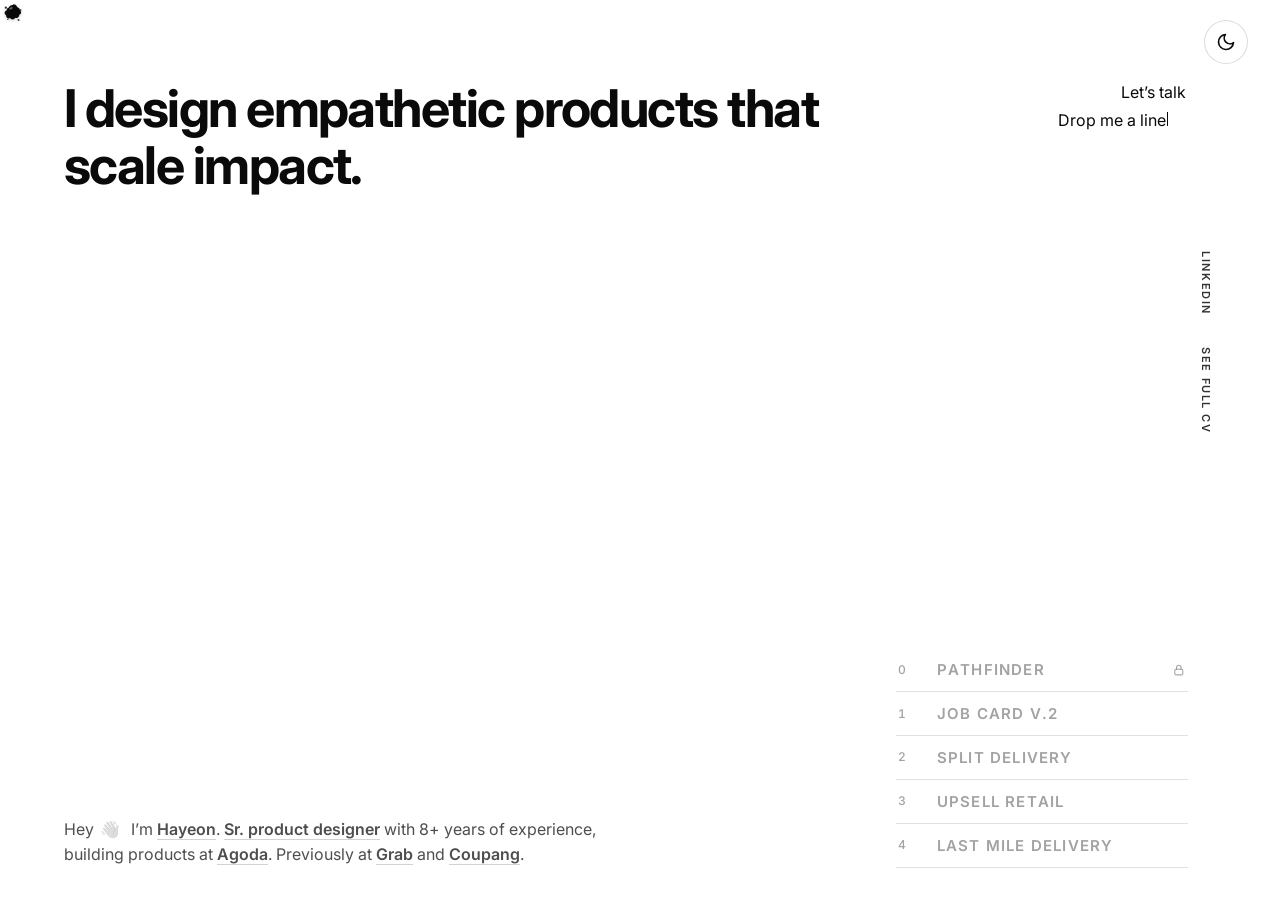
<file: works/work-agoda-pathfinder.html>
<!DOCTYPE html>
<html lang="ko" data-work-protected-gate="pathfinder">
<head>
  <meta charset="UTF-8" />
  <meta name="viewport" content="width=device-width, initial-scale=1.0" />
  <title>Pathfinder: Gallery view mode — Hayeon Kim</title>
  <script src="work-protected-gate.js"></script>
  <link rel="icon" href="../assets/favicon.svg" type="image/svg+xml" />
  <link rel="preconnect" href="https://fonts.googleapis.com" />
  <link rel="preconnect" href="https://fonts.gstatic.com" crossorigin />
  <link href="https://fonts.googleapis.com/css2?family=Inter:wght@400;500;600;700&display=swap" rel="stylesheet" />
  <script src="theme.js"></script>
  <link rel="stylesheet" href="work-detail.css" />
  <link rel="stylesheet" href="work-project.css" />
  <link rel="stylesheet" href="../assets/cursor.css" />
  <link rel="stylesheet" href="../assets/text-caret-hover.css" />
  <link rel="stylesheet" href="../assets/selection.css" />
</head>
<body class="page-grab page-grab-job-card page-agoda-pathfinder work-layout-project">
  <button type="button" class="theme-toggle" id="theme-toggle" aria-label="Switch theme" aria-pressed="false">
    <svg class="theme-icon-sun" viewBox="0 0 24 24" fill="none" stroke="currentColor" stroke-width="2" stroke-linecap="round" stroke-linejoin="round" aria-hidden="true">
      <circle cx="12" cy="12" r="4" />
      <path d="M12 2v2M12 20v2M4.93 4.93l1.41 1.41M17.66 17.66l1.41 1.41M2 12h2M20 12h2M4.93 19.07l1.41-1.41M17.66 6.34l1.41-1.41" />
    </svg>
    <svg class="theme-icon-moon" viewBox="0 0 24 24" fill="none" stroke="currentColor" stroke-width="2" stroke-linecap="round" stroke-linejoin="round" aria-hidden="true">
      <path d="M21 12.79A9 9 0 1 1 11.21 3 7 7 0 0 0 21 12.79z" />
    </svg>
  </button>
  <a class="work-close" href="../index.html#works" aria-label="Close project">
    <svg xmlns="http://www.w3.org/2000/svg" width="16" height="16" fill="currentColor" viewBox="0 0 256 256" aria-hidden="true">
      <path d="M205.66,194.34a8,8,0,0,1-11.32,11.32L128,139.31,61.66,205.66a8,8,0,0,1-11.32-11.32L116.69,128,50.34,61.66A8,8,0,0,1,61.66,50.34L128,116.69l66.34-66.35a8,8,0,0,1,11.32,11.32L139.31,128Z" />
    </svg>
  </a>
  <div class="landing-cursor landing-cursor--paint" id="landing-cursor" aria-hidden="true">
    <svg class="landing-cursor__paint" viewBox="0 0 32 32" width="26" height="26" fill="none" aria-hidden="true">
      <path
        d="M16.1 5.2c2.6.1 4.6 1.7 5.4 3.8 1.7.4 3 1.8 3.1 3.6.9.5 1.5 1.5 1.4 2.7-.1 1.4-1.1 2.5-2.4 2.9.2 1.5-.6 3-2 3.6-1 .5-2.2.4-3.1-.1-.4 1.2-1.5 2.1-2.9 2.2-1.3.1-2.5-.6-3.1-1.7-1 .6-2.3.6-3.3 0-1.2-.7-1.8-2.1-1.6-3.4-1.2-.5-2-1.7-1.9-3 .1-1.4 1.1-2.5 2.4-2.9.1-1.7 1.2-3.1 2.8-3.6.7-1.9 2.5-3.2 4.7-3.3.1 0 .3 0 .5.02z"
        fill="currentColor"
      />
      <path
        d="M12.8 11.2c1.5-1 3.4-.8 4.6.5 1-.7 2.5-.6 3.4.5.6.7.7 1.7.3 2.5.9.6 1.2 1.7.8 2.7-.3.8-1.1 1.4-1.9 1.5-.1.9-.8 1.7-1.7 1.9-.7.1-1.3-.1-1.8-.5-.5.4-1.3.5-1.9.2-.9-.4-1.3-1.4-1.1-2.3-.8-.4-1.3-1.3-1.1-2.2.2-.9.8-1.5 1.6-1.7 0-.7.3-1.4.8-1.9.1-.1.2-.2.3-.2z"
        fill="currentColor"
        opacity=".72"
      />
      <path
        d="M15.4 9.6c1.1-.4 2.4-.1 3.1.9.8-.2 1.7.2 2.1 1 .3.6.2 1.3-.2 1.8.6.5.8 1.3.5 2-.2.6-.8 1-1.4 1 .1.7-.3 1.4-1 1.6-.5.1-1 0-1.3-.3-.4.3-1 .3-1.4 0-.6-.3-.8-1-.6-1.6-.6-.2-.9-.8-.8-1.5.1-.6.5-1.1 1.1-1.3.1-.6.4-1.1.9-1.4z"
        fill="currentColor"
        opacity=".55"
      />
      <path
        d="M14.2 13.8c.8-.5 1.8-.4 2.5.3.6-.3 1.4-.2 1.9.5.3.4.3 1 0 1.4.5.3.7.9.4 1.4-.2.4-.6.7-1.1.7 0 .5-.3.9-.8 1-.3.1-.7 0-.9-.2-.3.2-.7.2-1 0-.4-.2-.6-.7-.5-1.1-.4-.2-.7-.6-.6-1.1.1-.4.4-.7.8-.8.1-.4.3-.8.7-1 .1 0 .2-.1.2-.1z"
        fill="currentColor"
        opacity=".4"
      />
      <circle cx="7.2" cy="9.4" r="1.35" fill="currentColor" opacity=".85" />
      <circle cx="25.4" cy="12.2" r="1.05" fill="currentColor" opacity=".7" />
      <circle cx="22.8" cy="24.6" r="1.2" fill="currentColor" opacity=".8" />
      <circle cx="9.6" cy="23.8" r="0.9" fill="currentColor" opacity=".75" />
      <circle cx="19.2" cy="6.4" r="0.75" fill="currentColor" opacity=".65" />
      <ellipse cx="13.6" cy="10.2" rx="2.2" ry="1.2" fill="#fff" opacity=".4" transform="rotate(-28 13.6 10.2)" />
    </svg>
  </div>
  <main class="work-page work-page--project">
    <header class="work-project-hero">
      <div class="work-project-hero__media work-project-hero__media--home-mock">
        <div
          class="work-project-hero__scene"
          style="--preview-scene: url('../assets/works-pathfinder-hero-bg-hotels-sharp.png?v=1')"
          aria-hidden="true"
        ></div>
        <div class="iphone-mock work-project-hero__phone">
          <div class="iphone-mock__bezel">
            <span class="iphone-mock__btn iphone-mock__btn--silent" aria-hidden="true"></span>
            <span class="iphone-mock__btn iphone-mock__btn--vol-up" aria-hidden="true"></span>
            <span class="iphone-mock__btn iphone-mock__btn--vol-down" aria-hidden="true"></span>
            <span class="iphone-mock__btn iphone-mock__btn--power" aria-hidden="true"></span>
            <div class="iphone-mock__screen">
              <div class="iphone-mock__island" aria-hidden="true"></div>
              <img
                class="iphone-mock__img"
                src="../assets/works-pathfinder-design-gallery-card.png"
                alt="Agoda Gallery view: Capella Singapore Hotel card with List, Gallery, Map segmented control"
                width="474"
                height="1024"
                decoding="async"
              />
            </div>
          </div>
        </div>
      </div>
      <div class="work-project-hero__identity" id="work-project-identity">
        <p class="work-project-hero__brand">Agoda</p>
        <h1 class="work-project-hero__title">Pathfinder</h1>
        <p class="work-project-hero__desc">A new, image-heavy way to browse properties.</p>
      </div>
    </header>

    <div class="work-project-body">
      <div class="work-project-main">
        <div class="work-project-intro">
          <div class="work-project-intro__copy">
            <p class="work-project-intro__overview">
              I joined Pathfinder TF to shape a new hotel booking experience. We aimed to stand out from other platforms with image-first browsing, so customers could quickly grasp each hotel&rsquo;s vibe and essential details.
            </p>
          </div>
          <ul class="work-project-intro__tags" role="list">
            <li class="work-project-intro__tag" role="listitem">Shipped</li>
            <li class="work-project-intro__tag" role="listitem">Accommodation</li>
            <li class="work-project-intro__tag" role="listitem">Under experiment</li>
            <li class="work-project-intro__tag" role="listitem">Q1 &amp; Q2 26&rsquo;</li>
          </ul>
        </div>

    <section class="work-case-body work-grab-slide" aria-labelledby="grab-job-card-background">
      <div class="work-grab-job-card__intro">
        <div class="work-case-body__column work-grab-job-card__intro-left">
          <h3 class="work-case-body__label">Product platform</h3>
          <p class="work-case-body__prose">Agoda app</p>
          <h3 class="work-case-body__label">My role</h3>
          <p class="work-case-body__prose work-case-body__prose--tight-top">
            I owned this feature end-to-end. I started by pairing data insights with overlooked UX gaps. From the second experiment through two quarters of iteration, I ran <strong>unmoderated UT</strong>, <strong>moderated UT</strong>, and <strong>AI UT with Listenlab</strong> to keep evolving Gallery view.
          </p>
          <ul class="work-case-body__list">
            <li>Product design</li>
            <li>Problem solve</li>
            <li>Interactive prototyping with Vibe Code</li>
            <li>3 Userbility Tests</li>
            <li>Stakeholder management</li>
          </ul>
        </div>
        <div class="work-case-body__column work-grab-job-card__intro-right">
          <h2 id="grab-job-card-background" class="work-case-body__label">Background</h2>
          <p class="work-case-body__prose work-case-body__prose--tight-top">
            I joined Pathfinder TF to shape a new hotel booking experience. We aimed to stand out from other platforms with image-first browsing, like TikTok and other MZ apps, so customers could quickly grasp each hotel&rsquo;s vibe and essential details.
          </p>
          <h3 class="work-case-body__label">Why it matters</h3>
          <p class="work-case-body__prose work-case-body__prose--tight-top">
            Agoda&rsquo;s search UX has not kept pace with travelers&rsquo; visual-rich browsing habits. They must still bounce between search results and property pages to shortlist the right stays.
          </p>
          <h3 class="work-case-body__label">Hypothesis</h3>
          <p class="work-case-body__prose work-case-body__prose--tight-top">
            A more visual, content-rich search experience will help users understand, compare, and confidently shortlist the right hotel directly from SSR.
          </p>
          <p class="work-case-body__prose work-case-body__prose--tight-top">
            The first experiment failed significantly; I joined at that turning point. We then kept adding useful features to help users browse more effectively in this view.
          </p>
        </div>
      </div>
    </section>

    <section class="work-case-body work-grab-slide" aria-labelledby="pathfinder-problems-to-solve">
      <h2 id="pathfinder-problems-to-solve" class="work-case-body__label">Problems to solve</h2>
      <p class="work-case-body__prose work-pathfinder-problems-split__intro">
        Data from the first experiment surfaced major problems in the first design. I reviewed the live app and ran a <strong>UX analysis</strong> to identify what was going wrong. That work defined what I needed to fix.
      </p>
      <div class="work-pathfinder-problems-split">
        <div class="work-pathfinder-problems-split__visuals" role="group" aria-label="List and Gallery search screens">
          <figure class="work-visual work-visual--plain work-pathfinder-problems-split__visual">
            <img
              src="../assets/works-pathfinder-list-search.png"
              alt="Agoda list search on mobile: Sentosa hotel results with property cards, Map and Image View toggle at the bottom"
              width="375"
              height="815"
              loading="lazy"
              decoding="async"
            />
            <figcaption class="work-visual__caption work-pathfinder-visual-badge">List view</figcaption>
          </figure>
          <figure class="work-visual work-visual--plain work-pathfinder-problems-split__visual">
            <img
              src="../assets/works-pathfinder-gallery-search.png"
              alt="Agoda Gallery search results on mobile: full-screen Hotel Muse card with rooftop pool photo, property details and price overlaid, Map and List View toggle at the bottom"
              width="474"
              height="1024"
              loading="lazy"
              decoding="async"
            />
            <figcaption class="work-visual__caption work-pathfinder-visual-badge">Image view</figcaption>
          </figure>
        </div>
      </div>

      <h3 id="pathfinder-conclusions-key-data" class="work-case-body__label">Conclusions + Key data</h3>
      <p class="work-case-body__prose">
        Some users seem to like this mode (among 0.8% of users that tried Image View, ~50% stayed after trying), with a change in browsing behaviour (property card click-to-seen rate ~2x). Conversion rate lower than those who toggled back, but not an immediate concern given possible self-selection.
      </p>
      <p class="work-case-body__prose work-case-body__prose--tight-top">
        Likely some cases of confusion, leading to drop-off (among users that tried Image View, 12% of them seen only 1 card, and didn&rsquo;t toggle back). Those that toggled back are fine and had similar conversion rate as before.
      </p>
      <p class="work-case-body__prose work-case-body__prose--tight-top">
        Worth iterating v2, no indication that this is a disaster.
      </p>

      <p class="work-case-body__prose">
        Changes informed by findings above:
      </p>
      <ul class="work-case-body__list">
        <li><strong>Change #1:</strong> A more prominent entry point, aim for 10% users to try</li>
        <li><strong>Change #2:</strong> A clearer visual feedback when entering the mode, so user can toggle back easily</li>
      </ul>

      <h3 id="pathfinder-summary-of-flaws" class="work-case-body__label">Summary of flaws</h3>
      <ol class="work-case-body__list work-pathfinder-problems-grid">
        <li>
          <strong>Drop-off due to unclear image view mode toggle switch (12%)</strong>
          <p class="work-case-body__prose work-case-body__prose--tight-top">
            Within a specific segment (0.8%), <strong>12%</strong> viewed only one property card and never toggled back to the previous view. This signalled confusion or unclear navigation.
          </p>
        </li>
        <li>
          <strong>Unmatched user expectations and unclear value for the image view</strong>
          <p class="work-case-body__prose work-case-body__prose--tight-top">
            About half of users stayed in Gallery view (suggesting potential value), but browsing patterns differed and <strong>conversion was lower</strong> than for users who toggled back to the standard list. The mode works for some, but is not well optimised for final decisions; frequent toggling back suggests the image view does not meet needs or expectations.
          </p>
        </li>
        <li>
          <strong>High information discovery friction</strong>
          <p class="work-case-body__prose work-case-body__prose--tight-top">
            Low conversion tied to comparing details that are easier to scan in list view.
          </p>
          <ul class="work-case-body__list">
            <li>
              <strong>Loss of information from enlarged images:</strong> Hotel room photos often carry key info in the bottom half; scaling to fit the ratio breaks the layout, so the first image after landing fails to make a strong appeal.
            </li>
            <li>
              <strong>Readability and visibility:</strong> Accessibility-driven unified text colours on images block visual content and reduce readability, making details hard to grasp at a glance.
            </li>
          </ul>
          <p class="work-case-body__prose work-case-body__prose--tight-top">
            Images and text were not delivered effectively, pushing customers back to list view.
          </p>
        </li>
      </ol>
    </section>

    <section class="work-case-body work-grab-slide" aria-labelledby="pathfinder-hypothesis">
      <h2 id="pathfinder-hypothesis" class="work-case-body__label">Hypothesis</h2>
      <p class="work-grab-job-card__pullquote work-grab-job-card__pullquote--lime">
        <strong>Separate text from images</strong> so users are less distracted. Photos at the <strong>right ratio</strong> reveal more about each accommodation. A <strong>clear view mode switch</strong> helps users <strong>opt in and out</strong> easily instead of dropping off.
      </p>
    </section>

    <section class="work-case-body work-grab-slide" aria-labelledby="pathfinder-insights">
      <h2 id="pathfinder-insights" class="work-case-body__label">Ideation for 1st iteration</h2>
      <p class="work-case-body__prose">
        I benchmarked again across OTA apps like Airbnb, Booking.com, Trip.com, NOL, Good Choice, Hotels.com, Tripadvisor, Klook, Expedia, MakeMyTrip, Goibibo, and others, studying how far they stretch images. Separating informational text from images rather than overlaying it was the clearest approach.
      </p>
      <p class="work-case-body__prose work-case-body__prose--tight-top">
        The biggest UX gap was that customers could not reliably return to list view. I persuaded stakeholders to introduce a new <strong>segmented control</strong> in the Agoda Design System, because no suitable component existed at that time. I partnered with our Design System designer to ship primary and secondary variants quickly, adding a component other teams could reuse. I owned the prototype animation and coordinated the work across the team.
      </p>
    </section>

    <section class="work-case-body work-grab-slide" aria-labelledby="grab-job-card-exploration">
      <h2 id="grab-job-card-exploration" class="work-case-body__label">Exploration</h2>
      <div class="work-pathfinder-exploration-split">
        <div class="work-pathfinder-exploration-grid" role="group" aria-label="Exploration design screens">
          <figure class="work-visual work-visual--plain work-pathfinder-exploration__visual">
            <img
              src="../assets/works-pathfinder-exploration-carousel-photo.png"
              alt="Agoda Gallery search on mobile: Capella Singapore Hotel card with separated photo and details, List, Photo, and Map segmented control at the bottom"
              width="375"
              height="815"
              loading="lazy"
              decoding="async"
            />
            <figcaption class="work-visual__caption work-pathfinder-visual-badge">Photo carousel view</figcaption>
          </figure>
          <figure class="work-visual work-visual--plain work-pathfinder-exploration__visual">
            <img
              src="../assets/works-pathfinder-exploration-gallery-carousel.png"
              alt="Agoda Gallery view on mobile: Capella Singapore Hotel with image carousel grid, hotel details below, and List, Gallery, Map segmented control"
              width="375"
              height="815"
              loading="lazy"
              decoding="async"
            />
            <figcaption class="work-visual__caption work-pathfinder-visual-badge">Gallery (Multiple photos) view</figcaption>
          </figure>
        </div>
        <div class="work-pathfinder-exploration-split__copy">
          <p class="work-case-body__prose">
            Like Photo carousel view, I separated images from hotel information and built a variation that showed a single image in a carousel. While exploring how to use the image area more effectively, I developed the <strong>Multiple photo carousel layout</strong>.
          </p>
        </div>
      </div>
    </section>

    <section class="work-case-body work-grab-slide" aria-labelledby="pathfinder-1st-ut-insights">
      <h2 id="pathfinder-1st-ut-insights" class="work-case-body__label">1st UT insights</h2>
      <p class="work-case-body__prose">
        I designed questions on UserTesting.com and ran <strong>1st UT</strong> with both versions to gather feedback. Multiple photo layout gained stronger support, giving me a clear basis to pursue this direction in the 2nd iteration. I decided to test Photo carousel view first, to validate detaching content from images and the new view switch control UI below.
      </p>
      <div class="work-pathfinder-exploration-ut-pair" role="group" aria-label="Photo vs List UT results">
        <p class="work-pathfinder-ut-chart-title">PHOTO vs LIST</p>
        <figure class="work-visual work-visual--plain work-pathfinder-experiment-result__visual work-pathfinder-exploration-ut-visual">
          <img
            src="../assets/works-pathfinder-photo-vs-list-ut.png"
            srcset="../assets/works-pathfinder-photo-vs-list-ut.png 566w"
            sizes="(min-width: 48rem) calc((714px - 1.25rem) / 2), min(90vw, 714px)"
            alt="Photo vs List UT: which view do they prefer — Photo 51.6%, Both 16.1%, List 19.4% among 31 participants"
            width="566"
            height="406"
            loading="lazy"
            decoding="async"
          />
        </figure>
        <div class="work-pathfinder-exploration-ut-pair__copy">
          <p class="work-case-body__prose">
            <strong>51.6%</strong> of participants found <strong>Photo view</strong> helpful. They are visual learners and want to see what the hotel looks like for a quick overview. It provides <strong>larger, clearer images</strong>; they value the environment, location context, and hotel interiors.
          </p>
          <p class="work-case-body__prose work-case-body__prose--tight-top">
            <strong>16.1%</strong> found <strong>both views (hybrid)</strong> helpful. They use both at <strong>different stages of their search process:</strong> list view initially to compare options, then photo view for details on hotels they are interested in.
          </p>
          <p class="work-case-body__prose work-case-body__prose--tight-top">
            <strong>19.4%</strong> found <strong>List view</strong> helpful. It provides <strong>more hotels and detailed information at once</strong>. Users value information like <strong>price and amenities</strong> over photos when browsing hotels.
          </p>
        </div>
      </div>
      <div
        class="work-pathfinder-visibility-ut work-pathfinder-exploration-ut-visual"
        role="group"
        aria-label="Visibility and usability UT results: Primary segmented control 3.93 out of 5 for finding view button; Secondary 3.63; both 4 out of 5 for switching views"
      >
        <p class="work-pathfinder-ut-chart-title">VISIBILITY &amp; USABILITY</p>
        <div class="work-pathfinder-visibility-ut__panel">
          <p class="work-pathfinder-visibility-ut__question">
            Q.How easy was it to find the [List / Photo / Map] view button?
          </p>
          <div class="work-pathfinder-visibility-ut__variants">
            <div class="work-pathfinder-visibility-ut__variant">
              <span class="work-pathfinder-visibility-ut__variant-badge work-pathfinder-visibility-ut__variant-badge--primary">Primary btn</span>
              <img
                class="work-pathfinder-segmented__image"
                src="../assets/works-pathfinder-segmented-control-primary.png"
                alt="Primary segmented control: List, Gallery, and Map with Gallery selected"
                width="336"
                height="62"
                loading="lazy"
                decoding="async"
              />
              <div class="work-pathfinder-visibility-ut__rating-card">
                <span class="work-pathfinder-visibility-ut__rating-label">Average rating</span>
                <span class="work-pathfinder-visibility-ut__rating-value">3.93 <span class="work-pathfinder-visibility-ut__rating-max">/ 5</span></span>
              </div>
            </div>
            <div class="work-pathfinder-visibility-ut__variant">
              <span class="work-pathfinder-visibility-ut__variant-badge work-pathfinder-visibility-ut__variant-badge--secondary">Secondary btn</span>
              <img
                class="work-pathfinder-segmented__image"
                src="../assets/works-pathfinder-segmented-control-secondary.png"
                alt="Secondary segmented control: List, Gallery, and Map with Gallery selected"
                width="336"
                height="62"
                loading="lazy"
                decoding="async"
              />
              <div class="work-pathfinder-visibility-ut__rating-card">
                <span class="work-pathfinder-visibility-ut__rating-label">Average rating</span>
                <span class="work-pathfinder-visibility-ut__rating-value">3.63 <span class="work-pathfinder-visibility-ut__rating-max">/ 5</span></span>
              </div>
            </div>
          </div>
          <p class="work-pathfinder-visibility-ut__question work-pathfinder-visibility-ut__question--switch">
            Q.How easy was it to switch between [List / Photo / Map] views?
          </p>
          <p class="work-pathfinder-visibility-ut__switch-result"><strong>Both got the same score - 4/5</strong></p>
        </div>
      </div>
      <div class="work-pathfinder-exploration-ut-pair" role="group" aria-label="Photo vs Gallery UT results">
        <p class="work-pathfinder-ut-chart-title">PHOTO vs GALLERY</p>
        <figure class="work-visual work-visual--plain work-pathfinder-experiment-result__visual work-pathfinder-exploration-ut-visual">
          <img
            src="../assets/works-pathfinder-photo-vs-gallery-ut.png"
            srcset="../assets/works-pathfinder-photo-vs-gallery-ut.png 568w"
            sizes="(min-width: 48rem) calc((714px - 1.25rem) / 2), min(90vw, 714px)"
            alt="Photo vs Gallery UT: which view do they prefer — Gallery 87%, Photo 13% among 31 participants"
            width="568"
            height="326"
            loading="lazy"
            decoding="async"
          />
        </figure>
        <div class="work-pathfinder-exploration-ut-pair__copy">
          <p class="work-case-body__prose work-pathfinder-gallery-ut-summary">
            The gallery view is a clear winner. Most participants preferred Gallery because it shows <strong>more photos and information at a glance</strong>: rooms, interiors, and property context without opening each listing. They called it more efficient, like a glossy magazine layout that saves time compared to a single hero image.
          </p>
          <p class="work-case-body__prose work-case-body__prose--tight-top">
            A small minority preferred Photo for a <strong>simpler, less cluttered</strong> list. Suggestions included stronger <strong>scroll affordances</strong> (arrows or hints), clearer naming for Photo vs Gallery, and minor layout tweaks such as a slightly larger view.
          </p>
        </div>
      </div>
    </section>

    <section
      class="work-case-body work-grab-slide work-grab-job-card__v2-slides"
      aria-label="Proposed solution"
    >
      <p class="work-case-body__label work-case-body__label--caps">Proposed solution</p>
      <div class="work-pathfinder-proposed-split">
        <div class="work-pathfinder-proposed-split__copy">
          <p class="work-case-body__prose">
            In the current app, the map opens as a completely separate page, so full segmented control integration will come in a later phase. For the first experiment, I shipped a semi-complete segmented control component, as shown in the image. I made a small UI adjustment as part of deprecation work in the design system before proceeding this way.
          </p>
        </div>
        <figure class="work-visual work-visual--plain work-pathfinder-exploration__visual work-pathfinder-proposed-visual">
          <img
            src="../assets/works-pathfinder-exploration-proposed.png"
            alt="Agoda Gallery search on mobile: Capella Singapore Hotel card with separated photo and details, List, Photo, and Map segmented control at the bottom"
            width="375"
            height="815"
            loading="lazy"
            decoding="async"
          />
          <figcaption class="work-visual__caption work-pathfinder-visual-badge">Proposed Second experiment design</figcaption>
        </figure>
      </div>
    </section>

    <section class="work-case-body work-grab-slide" aria-labelledby="pathfinder-experiment-result">
      <h2 id="pathfinder-experiment-result" class="work-case-body__label">Experiment result</h2>
      <p class="work-case-body__prose">
        Decision-making metrics from the experiment:
      </p>
      <ul class="work-case-body__list">
        <li><strong>Impact segment — Improvement:</strong> Accom. IBPD (Bookers) <strong>729</strong></li>
        <li><strong>Overall — Flat:</strong> Accom. IBPD <strong>676</strong>; Accom. Booking B/A% <strong>0.64%</strong></li>
        <li><strong>Recommendation:</strong> Taken <strong>B (Flat - B)</strong></li>
      </ul>
      <figure class="work-visual work-visual--plain work-pathfinder-experiment-result__visual">
        <img
          src="../assets/works-pathfinder-experiment-result.png"
          srcset="../assets/works-pathfinder-experiment-result.png 1024w"
          sizes="(min-width: 48rem) 714px, min(90vw, 714px)"
          alt="Experiment dashboard: decision making metrics showing Accom IBPD improvement and recommendation to take variant B"
          width="1024"
          height="384"
          loading="lazy"
          decoding="async"
        />
      </figure>
    </section>

    <section class="work-case-body work-grab-slide" aria-labelledby="pathfinder-2nd-iter-ideations">
      <h2 id="pathfinder-2nd-iter-ideations" class="work-case-body__label">Ideation for 2nd iteration</h2>
      <p class="work-case-body__prose">
        After testing Gallery view, I focused on what useful features could differentiate it further from List view, which users are already used to. Larger images alone were not a strong enough differentiator.
      </p>
      <p class="work-case-body__prose work-case-body__prose--tight-top">
        The first was social proof. I added <strong>review snippets</strong> so customers could connect with ratings more directly, shorten browsing time, and find suitable accommodation faster. I also added <strong>inline map preview</strong> so users could check a hotel&rsquo;s location without leaving the view.
      </p>
      <p class="work-case-body__prose work-case-body__prose--tight-top">
        We briefly called these <strong>2 clickables</strong>. After that, I explored adding one more, which is <strong>room selection</strong> to let users quickly view available rooms.
      </p>
    </section>

    <section
      class="work-case-body work-grab-slide"
      aria-labelledby="pathfinder-exploration"
    >
      <h2 id="pathfinder-exploration" class="work-case-body__label">Exploration</h2>
      <div class="work-pathfinder-exploration-split">
        <div class="work-pathfinder-design-grid" role="group" aria-label="Gallery and map card designs">
          <figure class="work-visual work-visual--plain work-pathfinder-exploration__visual work-pathfinder-design-visual">
            <img
              src="../assets/works-pathfinder-design-gallery-card.png"
              alt="Agoda Gallery view on mobile: Capella Singapore Hotel card with image collage, review snippet, price card at bottom-right, and List, Gallery, Map segmented control"
              width="470"
              height="1024"
              loading="lazy"
              decoding="async"
            />
          </figure>
          <figure class="work-visual work-visual--plain work-pathfinder-exploration__visual work-pathfinder-design-visual">
            <img
              src="../assets/works-pathfinder-design-map-card.png"
              alt="Agoda Gallery view on mobile: Capella Singapore Hotel card with embedded map preview, price card at bottom-right, and List, Gallery, Map segmented control"
              width="470"
              height="1024"
              loading="lazy"
              decoding="async"
            />
          </figure>
        </div>
        <div class="work-pathfinder-exploration-split__copy">
          <ul class="work-case-body__list">
            <li><strong>Review snippets:</strong> Showing snippets made it easier for customers to grasp what matters before reading every review on the property page. When they wanted to learn more, they could read other reviews without leaving the view, which improved accessibility.</li>
            <li><strong>Map preview:</strong> This helped customers understand a hotel&rsquo;s location without opening Google Maps or another app. It addressed a common pattern where users kept a map open in a separate window while browsing.</li>
            <li><strong>Room preview:</strong> Customers often could not tell which room the displayed price referred to. Room preview helped them connect price to room type faster and resolved a key pain point in this view.</li>
          </ul>
        </div>
      </div>
    </section>

    <section class="work-case-body work-grab-slide" aria-labelledby="pathfinder-2nd-ut">
      <h2 id="pathfinder-2nd-ut" class="work-case-body__label">2nd UT</h2>
      <p class="work-case-body__prose">
        I ran <strong>moderated UT</strong> interviews with internal Agodans on map preview, review snippets, and room preview in Gallery view. The sessions helped me prioritise more clearly and surface ideas for the next iteration.
      </p>
      <div class="work-pathfinder-ut-notes" role="group" aria-label="2nd UT findings by feature">
        <div class="work-pathfinder-ut-note">
          <p class="work-pathfinder-ut-note__label"><strong>Review snippets</strong></p>
          <blockquote class="work-pathfinder-ut-note__quote">
            <p>Participants wanted a quick glance at what matters before reading every review on the property page.</p>
            <p>Strong contrast and clear tap affordance made snippets feel genuine and worth opening.</p>
            <p>Some noted accidental taps when the snippet did not look clickable enough.</p>
          </blockquote>
        </div>
        <div class="work-pathfinder-ut-note">
          <p class="work-pathfinder-ut-note__label"><strong>Map preview</strong></p>
          <blockquote class="work-pathfinder-ut-note__quote">
            <p>Users liked checking location without opening Google Maps or another app.</p>
            <p>Several wanted a wider map with more landmarks and surrounding context, not only a tight property shot.</p>
            <p>Opinions split on placement: helpful in the gallery for some, disruptive mid-scroll for others.</p>
          </blockquote>
        </div>
        <div class="work-pathfinder-ut-note">
          <p class="work-pathfinder-ut-note__label"><strong>Room preview (See rooms)</strong></p>
          <blockquote class="work-pathfinder-ut-note__quote">
            <p>Participants wanted to know which room each photo and price referred to, especially for budget fit.</p>
            <p>Seeing room options and prices without opening the full property page was highly valued.</p>
            <p>Some expected room photos; a clearer, larger room list still helped functional decisions.</p>
          </blockquote>
        </div>
        <div class="work-pathfinder-ut-note">
          <p class="work-pathfinder-ut-note__label"><strong>Side notes</strong></p>
          <blockquote class="work-pathfinder-ut-note__quote">
            <p>AI summaries were mixed: useful for specific questions, but real reviews felt more genuine to others.</p>
            <p>Some booking metrics felt confusing or inauthentic and needed clearer presentation.</p>
          </blockquote>
        </div>
      </div>
    </section>

    <section class="work-case-body work-grab-slide" aria-labelledby="pathfinder-2nd-ut-results">
      <h2 id="pathfinder-2nd-ut-results" class="work-case-body__label">Experiment results</h2>
      <div class="work-grab-job-card__impact-grid">
        <div class="work-grab-job-card__impact-card">
          <span class="work-grab-job-card__impact-pill">ADR - review snippet</span>
          <ul class="work-case-body__list">
            <li><strong>Impact segment — Improvement:</strong> Accom. IBPD (Bookers) <strong>39</strong></li>
            <li><strong>Overall — Flat:</strong> Accom. IBPD <strong>5.21</strong>; Accom. Booking B/A% <strong>0.00%</strong></li>
            <li><strong>Recommendation:</strong> Taken <strong>B (Flat - B)</strong></li>
          </ul>
          <figure class="work-visual work-visual--plain work-pathfinder-experiment-result__visual work-pathfinder-impact-card__visual">
            <img
              src="../assets/works-pathfinder-experiment-result-review-snippet.png"
              srcset="../assets/works-pathfinder-experiment-result-review-snippet.png 1024w"
              sizes="(min-width: 48rem) 347px, min(90vw, 714px)"
              alt="ADR review snippet experiment dashboard: Accom IBPD (Bookers) improvement of 39 and recommendation to take variant B"
              width="1024"
              height="369"
              loading="lazy"
              decoding="async"
            />
          </figure>
        </div>
        <div class="work-grab-job-card__impact-card">
          <span class="work-grab-job-card__impact-pill">iOS - Review snippet</span>
          <ul class="work-case-body__list">
            <li><strong>Impact segment — Improvement:</strong> Accom. IBPD (Bookers) <strong>89</strong></li>
            <li><strong>Overall — Flat:</strong> Accom. IBPD <strong>49</strong>; Accom. Booking B/A% <strong>0.03%</strong></li>
            <li><strong>Recommendation:</strong> Taken <strong>B (Flat - B)</strong></li>
          </ul>
          <figure class="work-visual work-visual--plain work-pathfinder-experiment-result__visual work-pathfinder-impact-card__visual">
            <img
              src="../assets/works-pathfinder-experiment-result-ios-review-snippet.png"
              srcset="../assets/works-pathfinder-experiment-result-ios-review-snippet.png 1024w"
              sizes="(min-width: 48rem) 347px, min(90vw, 714px)"
              alt="iOS review snippet experiment dashboard: Accom IBPD (Bookers) improvement of 89 and recommendation to take variant B"
              width="1024"
              height="370"
              loading="lazy"
              decoding="async"
            />
          </figure>
        </div>
        <div class="work-grab-job-card__impact-card">
          <span class="work-grab-job-card__impact-pill">Combined Segmented Control</span>
          <ul class="work-case-body__list">
            <li><strong>Overall — Improvement:</strong> Accom. IBPD (Bookers) <strong>279</strong></li>
            <li><strong>Recommendation:</strong> Taken <strong>B (Flat - B)</strong></li>
          </ul>
          <figure class="work-visual work-visual--plain work-pathfinder-experiment-result__visual work-pathfinder-impact-card__visual">
            <img
              src="../assets/works-pathfinder-experiment-result-segmented-control.png"
              srcset="../assets/works-pathfinder-experiment-result-segmented-control.png 1024w"
              sizes="(min-width: 48rem) 347px, min(90vw, 714px)"
              alt="Combined Segmented Control experiment dashboard: Accom IBPD (Bookers) improvement of 279 and recommendation to take variant B"
              width="1024"
              height="372"
              loading="lazy"
              decoding="async"
            />
          </figure>
        </div>
        <div class="work-grab-job-card__impact-card">
          <span class="work-grab-job-card__impact-pill">Map preview</span>
          <ul class="work-case-body__list">
            <li><strong>Impact segment — Improvement:</strong> Accom. IBPD (Bookers) <strong>110</strong></li>
            <li><strong>Overall — Flat:</strong> Accom. IBPD <strong>137</strong>; Accom. Booking B/A% <strong>0.08%</strong></li>
            <li><strong>Recommendation:</strong> Taken <strong>B (Flat - B)</strong></li>
          </ul>
          <figure class="work-visual work-visual--plain work-pathfinder-experiment-result__visual work-pathfinder-impact-card__visual">
            <img
              src="../assets/works-pathfinder-experiment-result-map-preview.png"
              srcset="../assets/works-pathfinder-experiment-result-map-preview.png 1024w"
              sizes="(min-width: 48rem) 347px, min(90vw, 714px)"
              alt="Map preview experiment dashboard: Accom IBPD (Bookers) improvement of 110 and recommendation to take variant B"
              width="1024"
              height="368"
              loading="lazy"
              decoding="async"
            />
          </figure>
        </div>
      </div>
    </section>

    <section class="work-case-body work-grab-slide" aria-labelledby="pathfinder-3rd-ut-listen-lab">
      <h2 id="pathfinder-3rd-ut-listen-lab" class="work-case-body__label">3rd UT with Listen Lab</h2>
      <p class="work-case-body__prose">
        Alongside the design changes above, I ran an <strong>AI interview with Listen Lab</strong> on a prototype to gather feedback on the new view. I also ran an <strong>intercept survey</strong> in the Agoda app at the same time.
      </p>
      <p class="work-case-body__prose work-case-body__prose--tight-top"><strong>Listen Lab</strong></p>
      <p class="work-case-body__prose work-case-body__prose--tight-top">
        Gallery view excels at building trust and emotional connection, but it falls short on the comparison and price-scanning behaviors that drive bookings. Users like browsing hotels in Gallery, but they book from List.
      </p>
      <ul class="work-case-body__list">
        <li><strong>Single-hotel-per-scroll is the #1 barrier:</strong> 10 of 11 participants said the inability to compare multiple hotels at once was Gallery&rsquo;s biggest gap.</li>
        <li><strong>Price comparison collapses in Gallery:</strong> 9 of 11 found List easier for comparing prices, because seeing two hotels at once enables instant tradeoff evaluation.</li>
        <li><strong>Booking-critical details go missing:</strong> Gallery strips away cancellation policies, breakfast, and discounts that act as decision triggers in List view.</li>
      </ul>
      <p class="work-case-body__prose work-case-body__prose--tight-top"><strong>Intercept survey</strong></p>
      <p class="work-case-body__prose work-case-body__prose--tight-top">
        The intercept results echoed the same pattern: users found the conservative SSR easier than Pathfinder, which helped explain why Gallery felt compelling to explore but harder to book from.
      </p>
    </section>

    <section class="work-case-body work-grab-slide" aria-labelledby="pathfinder-3rd-iteration">
      <h2 id="pathfinder-3rd-iteration" class="work-case-body__label">Ideation for 3rd iteration</h2>
      <p class="work-case-body__prose">
        To solve the problems above, I reworked the design on several fronts: right-sizing image height, optimizing info card layout, and finding ways to surface more on scroll without adding clutter. I trimmed images and stripped content to essentials, but one block still could not hold everything.
      </p>
      <p class="work-case-body__prose work-case-body__prose--tight-top">
        Beyond adding features, I moved pricing onto the image with a <strong>price card</strong> at the bottom-right and scroll-time transparency so the photo stays unobstructed. I also hid the top filters and bottom segmented control on scroll to keep the viewport focused on properties while users browse.
      </p>
    </section>

    <section class="work-case-body work-grab-slide" aria-labelledby="pathfinder-3rd-exploration">
      <h2 id="pathfinder-3rd-exploration" class="work-case-body__label">Exploration</h2>
      <figure class="work-visual work-visual--plain work-pathfinder-exploration__visual work-pathfinder-design-visual">
        <img
          src="../assets/works-pathfinder-3rd-exploration-gallery.png"
          alt="Agoda Gallery view on mobile: Capella Singapore Hotel with room preview photos, price card, review score, and List, Gallery, Map segmented control"
          width="468"
          height="1024"
          loading="lazy"
          decoding="async"
        />
      </figure>
      <p class="work-case-body__prose">
        To improve scanability of hotel information below the image, I explored several layout directions before landing on this design. On scroll, the <strong>price card</strong> fades to transparent so the photo stays visible; when scrolling stops, it returns to opaque. I prototyped this interaction quickly in Cursor and handed it off to engineering.
      </p>
      <p class="work-case-body__prose work-case-body__prose--tight-top">
        When users scroll up to the next property, the <strong>segmented control</strong> hides to free up space. This addressed a landing issue where users could only see one property at a time. I also vibe-coded this behavior and shared it with engineers for a faster handoff.
      </p>
    </section>

    <section class="work-case-body work-grab-slide" aria-labelledby="pathfinder-results">
      <h2 id="pathfinder-results" class="work-case-body__label">Experiment results</h2>
    </section>

    <section class="work-case-body work-grab-slide" aria-labelledby="pathfinder-onboarding">
      <h2 id="pathfinder-onboarding" class="work-case-body__label">Onboarding for the first timer</h2>
      <figure class="work-visual work-visual--plain work-pathfinder-exploration__visual work-pathfinder-onboarding-visual">
        <img
          src="../assets/works-pathfinder-onboarding.png"
          alt="Agoda mobile onboarding modal: Try Gallery View pop-up with property image collage, pointing to Gallery in the List, Gallery, and Map segmented control"
          width="375"
          height="815"
          loading="lazy"
          decoding="async"
        />
      </figure>
      <p class="work-case-body__prose">
        Onboarding was a feature I pushed to ship first. Through alignment with stakeholders, it landed a little later than I had hoped, but a proper introduction still made a real difference. When we add something new, a friendly and concise explanation helps people understand it faster, and that understanding showed up in the results.
      </p>
      <p class="work-case-body__prose work-case-body__prose--tight-top">
        The Try Gallery View modal points users to Gallery in the segmented control and gives them a clear first look at the view. I was proud to see strong engagement from a feature I had advocated for from the start.
      </p>
    </section>

    <section class="work-case-body work-grab-slide" aria-labelledby="pathfinder-onboarding-experiment-result">
      <h2 id="pathfinder-onboarding-experiment-result" class="work-case-body__label">Experiment result</h2>
      <p class="work-case-body__prose">
        Decision-making metrics from the experiment:
      </p>
      <ul class="work-case-body__list">
        <li><strong>Impact segment — Improvement:</strong> Accom. IBPD (Bookers) <strong>174</strong></li>
        <li><strong>Overall — Flat:</strong> Accom. IBPD <strong>128</strong>; Accom. Booking B/A% <strong>0.08%</strong></li>
        <li><strong>Recommendation:</strong> Taken <strong>B (Flat - B)</strong></li>
      </ul>
      <figure class="work-visual work-visual--plain work-pathfinder-experiment-result__visual">
        <img
          src="../assets/works-pathfinder-experiment-result-onboarding.png"
          srcset="../assets/works-pathfinder-experiment-result-onboarding.png 1024w"
          sizes="(min-width: 48rem) 714px, min(90vw, 714px)"
          alt="Experiment dashboard: decision making metrics showing Accom IBPD (Bookers) improvement of 174 and recommendation to take variant B"
          width="1024"
          height="366"
          loading="lazy"
          decoding="async"
        />
      </figure>
    </section>

    <section class="work-case-body work-grab-slide" aria-labelledby="pathfinder-new-tag">
      <h2 id="pathfinder-new-tag" class="work-case-body__label">New tag &amp; New layout for Segmented control</h2>
      <div class="work-pathfinder-design-grid" role="group" aria-label="New tag on Gallery in List view and Gallery view">
        <figure class="work-visual work-visual--plain work-pathfinder-exploration__visual work-pathfinder-design-visual">
          <img
            src="../assets/works-pathfinder-new-tag-list.png"
            alt="Agoda List view on mobile: hotel search results with a NEW tag on Gallery in the List, Gallery, and Map segmented control"
            width="375"
            height="815"
            loading="lazy"
            decoding="async"
          />
        </figure>
        <figure class="work-visual work-visual--plain work-pathfinder-exploration__visual work-pathfinder-design-visual">
          <img
            src="../assets/works-pathfinder-new-tag-gallery.png"
            alt="Agoda Gallery view on mobile: Capella Singapore Hotel with Only 3 left and Booked 5 times today tags, price card on image, and Gallery selected in the segmented control"
            width="375"
            height="815"
            loading="lazy"
            decoding="async"
          />
        </figure>
      </div>
      <p class="work-case-body__prose">
        To bring more users into Gallery, we added elements designed to catch attention. The design system did not yet include every component we needed, so I created assets with <strong>AI illustration</strong>. One example is the <strong>NEW</strong> tag, which signals that the view is new and nudges people to try it.
      </p>
      <p class="work-case-body__prose work-case-body__prose--tight-top">
        I also contributed a new segmented control layout, realigned with the ADS team to land this version in the product.
      </p>
    </section>

    <section
      class="work-case-body work-grab-slide"
      aria-labelledby="grab-job-card-impact"
    >
      <h2 id="grab-job-card-impact" class="work-case-body__label">Experiment results &amp; Impact</h2>
      <p class="work-case-body__prose">
        Decision-making metrics from the experiment:
      </p>
      <ul class="work-case-body__list">
        <li><strong>Impact segment — Improvement:</strong> Accom. IBPD <strong>396</strong></li>
        <li><strong>Overall — Flat:</strong> Accom. IBPD <strong>424</strong>; Accom. Booking B/A% <strong>0.60%</strong></li>
      </ul>
      <figure class="work-visual work-visual--plain work-pathfinder-experiment-result__visual">
        <img
          src="../assets/works-pathfinder-experiment-result-impact.png"
          srcset="../assets/works-pathfinder-experiment-result-impact.png 1024w"
          sizes="(min-width: 48rem) 714px, min(90vw, 714px)"
          alt="Experiment dashboard: decision making metrics showing Accom IBPD improvement of 396 and overall flat results"
          width="1024"
          height="539"
          loading="lazy"
          decoding="async"
        />
      </figure>
    </section>

    <section class="work-case-body work-grab-slide" aria-labelledby="grab-job-card-learned">
      <h2 id="grab-job-card-learned" class="work-case-body__label">What I learned</h2>
      <p class="work-case-body__prose">
        This project ran for about six months, a relatively long initiative in our roadmap. We had experiments that did not land, but the timeline gave us room to try many directions and explore ideas quickly. I am grateful that repeated UT and carefully made decisions did not kill momentum. They helped us keep moving forward without losing sight of what might become a win.
      </p>
      <p class="work-case-body__prose work-case-body__prose--tight-top">
        I also pushed harder on UX refinement and learned more by testing how far we could improve the experience without overloading the view. It was a project that helped me grow as a designer.
      </p>
      <p class="work-case-body__prose work-case-body__prose--tight-top">
        Going forward, I want to keep contributing to this mode so users can browse more comfortably and get more value from Gallery over time.
      </p>
      <figure class="work-visual work-visual--plain">
        <img
          src="../assets/works-pathfinder-iterations.png"
          srcset="../assets/works-pathfinder-iterations.png 1024w"
          sizes="(min-width: 48rem) 884px, min(90vw, 884px)"
          alt="Gallery view evolution V1 to V4: from immersive card to photo-led to gallery-led with map to optimized gallery with reviews, with main run and eval metrics per iteration"
          width="1024"
          height="658"
          loading="lazy"
          decoding="async"
        />
      </figure>
    </section>

    <section class="work-case-body work-grab-slide" aria-labelledby="grab-job-card-team">
      <h2 id="grab-job-card-team" class="work-case-body__label">Team</h2>
      <p class="work-case-body__prose">This project was made possible with the combined effort from:</p>
      <div class="work-grab-job-card__team-columns" data-nosnippet>
        <ul class="work-case-body__list work-grab-job-card__team-list">
          <li><strong>PM:</strong> <span data-private="67,104,117,110,32,87,97,105,32,75,117,109"></span></li>
          <li><strong>POC Designer:</strong> <span data-private="72,97,121,101,111,110,32,75,105,109"></span></li>
          <li>
            <strong>Supporting designer:</strong>
            <span data-private="75,105,109,109,105,32,82,97,119,115,116,104,111,114,110,101,32,97,110,100,32,80,97,114,110,114,97,119,101,101,32,78,46"></span>, who helped me contribute the new component
          </li>
          <li><strong>Content:</strong> <span data-private="87,101,115,108,101,121,32,72,115,117"></span></li>
          <li><strong>Researcher:</strong> <span data-private="83,97,116,107,97,114,32,85,108,97,109,97"></span></li>
          <li>
            <strong>Engineers:</strong>
            <span data-private="40,66,97,110,107,41,32,80,111,110,103,115,97,116,104,111,114,110,32,67,104,111,116,105,112,97,110,118,105,100,104,97,121,97,107,117,108,44,32,65,116,117,108,32,75,117,109,97,114,44,32,77,97,116,105,97,115,32,65,98,97,108,44,32,65,115,97,102,32,83,116,114,105,108,105,116,122"></span>
          </li>
          <li>
            <strong>Leadership:</strong>
            <span data-private="72,111,119,105,101,32,89,101,111,44,32,69,116,104,97,110,32,77,97,101,104,108,44,32,71,97,118,105,110,32,83,116,101,118,101,110,115,44,32,68,105,118,121,97,32,67,104,97,100,104,97"></span>
          </li>
        </ul>
      </div>
      <p class="work-case-body__prose work-case-body__prose--tight-top">Thanks to the heroes behind this!</p>
    </section>
      </div>
    </div>
  </main>
  <script src="../assets/team-names-private.js" defer></script>
  <script src="../assets/cursor.js"></script>
  <script src="../assets/text-caret-hover.js" defer></script>
<script src="work-project.js" defer></script>
</body>
</html>
</file>
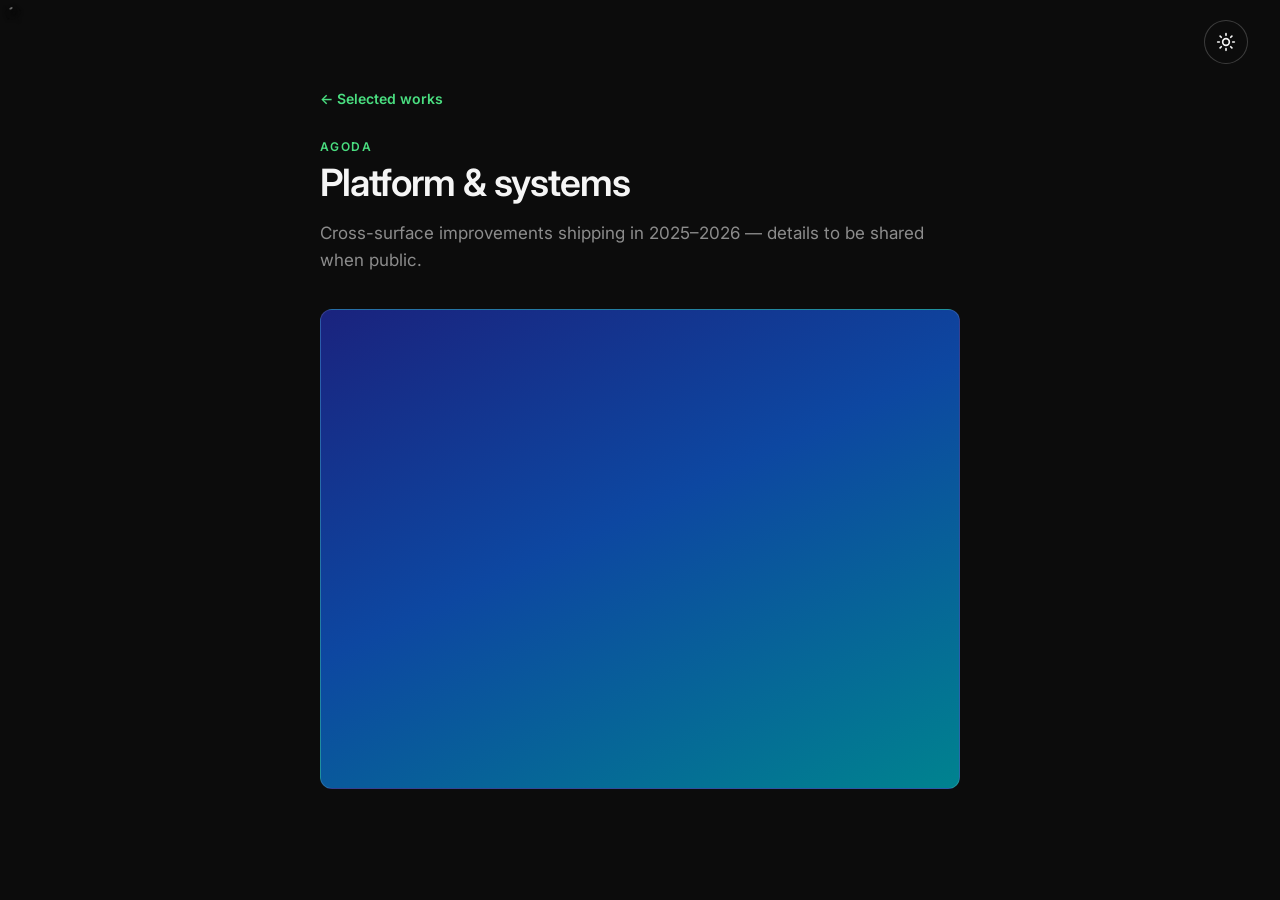
<file: works/work-agoda-platform.html>
<!DOCTYPE html>
<html lang="ko">
<head>
  <meta charset="UTF-8" />
  <meta name="viewport" content="width=device-width, initial-scale=1.0" />
  <title>Platform &amp; systems — Hayeon Kim</title>
  <link rel="icon" href="../assets/favicon.svg" type="image/svg+xml" />
  <link rel="preconnect" href="https://fonts.googleapis.com" />
  <link rel="preconnect" href="https://fonts.gstatic.com" crossorigin />
  <link href="https://fonts.googleapis.com/css2?family=Inter:wght@400;500;600;700&display=swap" rel="stylesheet" />
  <script src="theme.js"></script>
  <link rel="stylesheet" href="work-detail.css" />
  <link rel="stylesheet" href="../assets/cursor.css" />
  <link rel="stylesheet" href="../assets/text-caret-hover.css" />
  <link rel="stylesheet" href="../assets/selection.css" />
</head>
<body>
  <button type="button" class="theme-toggle" id="theme-toggle" aria-label="Switch theme" aria-pressed="false">
    <svg class="theme-icon-sun" viewBox="0 0 24 24" fill="none" stroke="currentColor" stroke-width="2" stroke-linecap="round" stroke-linejoin="round" aria-hidden="true">
      <circle cx="12" cy="12" r="4" />
      <path d="M12 2v2M12 20v2M4.93 4.93l1.41 1.41M17.66 17.66l1.41 1.41M2 12h2M20 12h2M4.93 19.07l1.41-1.41M17.66 6.34l1.41-1.41" />
    </svg>
    <svg class="theme-icon-moon" viewBox="0 0 24 24" fill="none" stroke="currentColor" stroke-width="2" stroke-linecap="round" stroke-linejoin="round" aria-hidden="true">
      <path d="M21 12.79A9 9 0 1 1 11.21 3 7 7 0 0 0 21 12.79z" />
    </svg>
  </button>
  <div class="landing-cursor landing-cursor--paint" id="landing-cursor" aria-hidden="true">
    <svg class="landing-cursor__paint" viewBox="0 0 32 32" width="26" height="26" fill="none" aria-hidden="true">
      <path
        d="M16.1 5.2c2.6.1 4.6 1.7 5.4 3.8 1.7.4 3 1.8 3.1 3.6.9.5 1.5 1.5 1.4 2.7-.1 1.4-1.1 2.5-2.4 2.9.2 1.5-.6 3-2 3.6-1 .5-2.2.4-3.1-.1-.4 1.2-1.5 2.1-2.9 2.2-1.3.1-2.5-.6-3.1-1.7-1 .6-2.3.6-3.3 0-1.2-.7-1.8-2.1-1.6-3.4-1.2-.5-2-1.7-1.9-3 .1-1.4 1.1-2.5 2.4-2.9.1-1.7 1.2-3.1 2.8-3.6.7-1.9 2.5-3.2 4.7-3.3.1 0 .3 0 .5.02z"
        fill="currentColor"
      />
      <path
        d="M12.8 11.2c1.5-1 3.4-.8 4.6.5 1-.7 2.5-.6 3.4.5.6.7.7 1.7.3 2.5.9.6 1.2 1.7.8 2.7-.3.8-1.1 1.4-1.9 1.5-.1.9-.8 1.7-1.7 1.9-.7.1-1.3-.1-1.8-.5-.5.4-1.3.5-1.9.2-.9-.4-1.3-1.4-1.1-2.3-.8-.4-1.3-1.3-1.1-2.2.2-.9.8-1.5 1.6-1.7 0-.7.3-1.4.8-1.9.1-.1.2-.2.3-.2z"
        fill="currentColor"
        opacity=".72"
      />
      <path
        d="M15.4 9.6c1.1-.4 2.4-.1 3.1.9.8-.2 1.7.2 2.1 1 .3.6.2 1.3-.2 1.8.6.5.8 1.3.5 2-.2.6-.8 1-1.4 1 .1.7-.3 1.4-1 1.6-.5.1-1 0-1.3-.3-.4.3-1 .3-1.4 0-.6-.3-.8-1-.6-1.6-.6-.2-.9-.8-.8-1.5.1-.6.5-1.1 1.1-1.3.1-.6.4-1.1.9-1.4z"
        fill="currentColor"
        opacity=".55"
      />
      <path
        d="M14.2 13.8c.8-.5 1.8-.4 2.5.3.6-.3 1.4-.2 1.9.5.3.4.3 1 0 1.4.5.3.7.9.4 1.4-.2.4-.6.7-1.1.7 0 .5-.3.9-.8 1-.3.1-.7 0-.9-.2-.3.2-.7.2-1 0-.4-.2-.6-.7-.5-1.1-.4-.2-.7-.6-.6-1.1.1-.4.4-.7.8-.8.1-.4.3-.8.7-1 .1 0 .2-.1.2-.1z"
        fill="currentColor"
        opacity=".4"
      />
      <circle cx="7.2" cy="9.4" r="1.35" fill="currentColor" opacity=".85" />
      <circle cx="25.4" cy="12.2" r="1.05" fill="currentColor" opacity=".7" />
      <circle cx="22.8" cy="24.6" r="1.2" fill="currentColor" opacity=".8" />
      <circle cx="9.6" cy="23.8" r="0.9" fill="currentColor" opacity=".75" />
      <circle cx="19.2" cy="6.4" r="0.75" fill="currentColor" opacity=".65" />
      <ellipse cx="13.6" cy="10.2" rx="2.2" ry="1.2" fill="#fff" opacity=".4" transform="rotate(-28 13.6 10.2)" />
    </svg>
  </div>
  <main class="work-page">
    <a class="work-back" href="../index.html#selected-works">← Selected works</a>
    <p class="work-brand">Agoda</p>
    <h1 class="work-title">Platform &amp; systems</h1>
    <p class="work-lede">Cross-surface improvements shipping in 2025–2026 — details to be shared when public.</p>
    <div class="work-visual work-visual--agoda-b" aria-hidden="true"></div>
  </main>
  <script src="../assets/cursor.js"></script>
  <script src="../assets/text-caret-hover.js" defer></script>
</body>
</html>
</file>
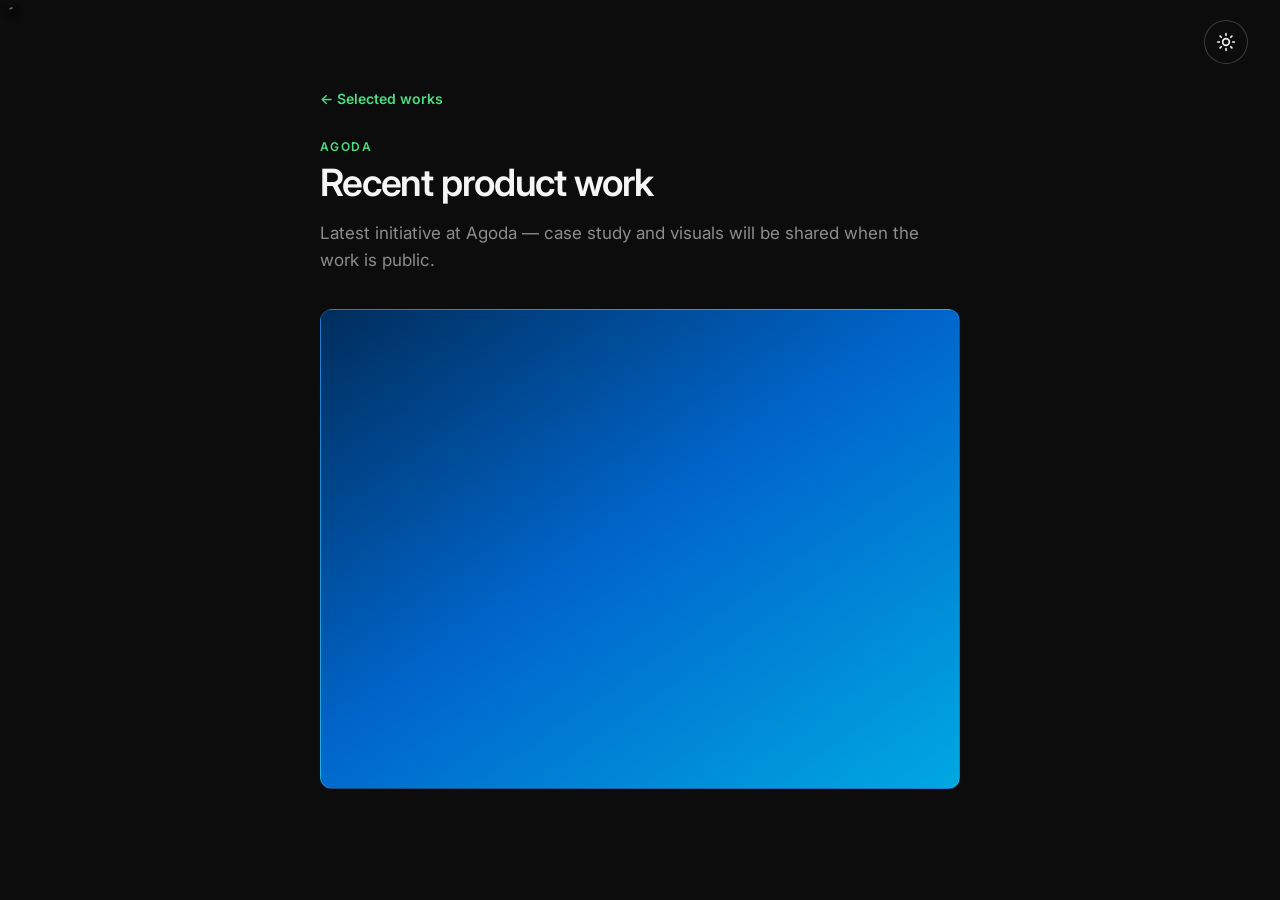
<file: works/work-agoda-recent.html>
<!DOCTYPE html>
<html lang="ko">
<head>
  <meta charset="UTF-8" />
  <meta name="viewport" content="width=device-width, initial-scale=1.0" />
  <title>Recent product work — Hayeon Kim</title>
  <link rel="icon" href="../assets/favicon.svg" type="image/svg+xml" />
  <link rel="preconnect" href="https://fonts.googleapis.com" />
  <link rel="preconnect" href="https://fonts.gstatic.com" crossorigin />
  <link href="https://fonts.googleapis.com/css2?family=Inter:wght@400;500;600;700&display=swap" rel="stylesheet" />
  <script src="theme.js"></script>
  <link rel="stylesheet" href="work-detail.css" />
  <link rel="stylesheet" href="../assets/cursor.css" />
  <link rel="stylesheet" href="../assets/text-caret-hover.css" />
  <link rel="stylesheet" href="../assets/selection.css" />
</head>
<body>
  <button type="button" class="theme-toggle" id="theme-toggle" aria-label="Switch theme" aria-pressed="false">
    <svg class="theme-icon-sun" viewBox="0 0 24 24" fill="none" stroke="currentColor" stroke-width="2" stroke-linecap="round" stroke-linejoin="round" aria-hidden="true">
      <circle cx="12" cy="12" r="4" />
      <path d="M12 2v2M12 20v2M4.93 4.93l1.41 1.41M17.66 17.66l1.41 1.41M2 12h2M20 12h2M4.93 19.07l1.41-1.41M17.66 6.34l1.41-1.41" />
    </svg>
    <svg class="theme-icon-moon" viewBox="0 0 24 24" fill="none" stroke="currentColor" stroke-width="2" stroke-linecap="round" stroke-linejoin="round" aria-hidden="true">
      <path d="M21 12.79A9 9 0 1 1 11.21 3 7 7 0 0 0 21 12.79z" />
    </svg>
  </button>
  <div class="landing-cursor landing-cursor--paint" id="landing-cursor" aria-hidden="true">
    <svg class="landing-cursor__paint" viewBox="0 0 32 32" width="26" height="26" fill="none" aria-hidden="true">
      <path
        d="M16.1 5.2c2.6.1 4.6 1.7 5.4 3.8 1.7.4 3 1.8 3.1 3.6.9.5 1.5 1.5 1.4 2.7-.1 1.4-1.1 2.5-2.4 2.9.2 1.5-.6 3-2 3.6-1 .5-2.2.4-3.1-.1-.4 1.2-1.5 2.1-2.9 2.2-1.3.1-2.5-.6-3.1-1.7-1 .6-2.3.6-3.3 0-1.2-.7-1.8-2.1-1.6-3.4-1.2-.5-2-1.7-1.9-3 .1-1.4 1.1-2.5 2.4-2.9.1-1.7 1.2-3.1 2.8-3.6.7-1.9 2.5-3.2 4.7-3.3.1 0 .3 0 .5.02z"
        fill="currentColor"
      />
      <path
        d="M12.8 11.2c1.5-1 3.4-.8 4.6.5 1-.7 2.5-.6 3.4.5.6.7.7 1.7.3 2.5.9.6 1.2 1.7.8 2.7-.3.8-1.1 1.4-1.9 1.5-.1.9-.8 1.7-1.7 1.9-.7.1-1.3-.1-1.8-.5-.5.4-1.3.5-1.9.2-.9-.4-1.3-1.4-1.1-2.3-.8-.4-1.3-1.3-1.1-2.2.2-.9.8-1.5 1.6-1.7 0-.7.3-1.4.8-1.9.1-.1.2-.2.3-.2z"
        fill="currentColor"
        opacity=".72"
      />
      <path
        d="M15.4 9.6c1.1-.4 2.4-.1 3.1.9.8-.2 1.7.2 2.1 1 .3.6.2 1.3-.2 1.8.6.5.8 1.3.5 2-.2.6-.8 1-1.4 1 .1.7-.3 1.4-1 1.6-.5.1-1 0-1.3-.3-.4.3-1 .3-1.4 0-.6-.3-.8-1-.6-1.6-.6-.2-.9-.8-.8-1.5.1-.6.5-1.1 1.1-1.3.1-.6.4-1.1.9-1.4z"
        fill="currentColor"
        opacity=".55"
      />
      <path
        d="M14.2 13.8c.8-.5 1.8-.4 2.5.3.6-.3 1.4-.2 1.9.5.3.4.3 1 0 1.4.5.3.7.9.4 1.4-.2.4-.6.7-1.1.7 0 .5-.3.9-.8 1-.3.1-.7 0-.9-.2-.3.2-.7.2-1 0-.4-.2-.6-.7-.5-1.1-.4-.2-.7-.6-.6-1.1.1-.4.4-.7.8-.8.1-.4.3-.8.7-1 .1 0 .2-.1.2-.1z"
        fill="currentColor"
        opacity=".4"
      />
      <circle cx="7.2" cy="9.4" r="1.35" fill="currentColor" opacity=".85" />
      <circle cx="25.4" cy="12.2" r="1.05" fill="currentColor" opacity=".7" />
      <circle cx="22.8" cy="24.6" r="1.2" fill="currentColor" opacity=".8" />
      <circle cx="9.6" cy="23.8" r="0.9" fill="currentColor" opacity=".75" />
      <circle cx="19.2" cy="6.4" r="0.75" fill="currentColor" opacity=".65" />
      <ellipse cx="13.6" cy="10.2" rx="2.2" ry="1.2" fill="#fff" opacity=".4" transform="rotate(-28 13.6 10.2)" />
    </svg>
  </div>
  <main class="work-page">
    <a class="work-back" href="../index.html#selected-works">← Selected works</a>
    <p class="work-brand">Agoda</p>
    <h1 class="work-title">Recent product work</h1>
    <p class="work-lede">Latest initiative at Agoda — case study and visuals will be shared when the work is public.</p>
    <div class="work-visual work-visual--agoda-a" aria-hidden="true"></div>
  </main>
  <script src="../assets/cursor.js"></script>
  <script src="../assets/text-caret-hover.js" defer></script>
</body>
</html>
</file>
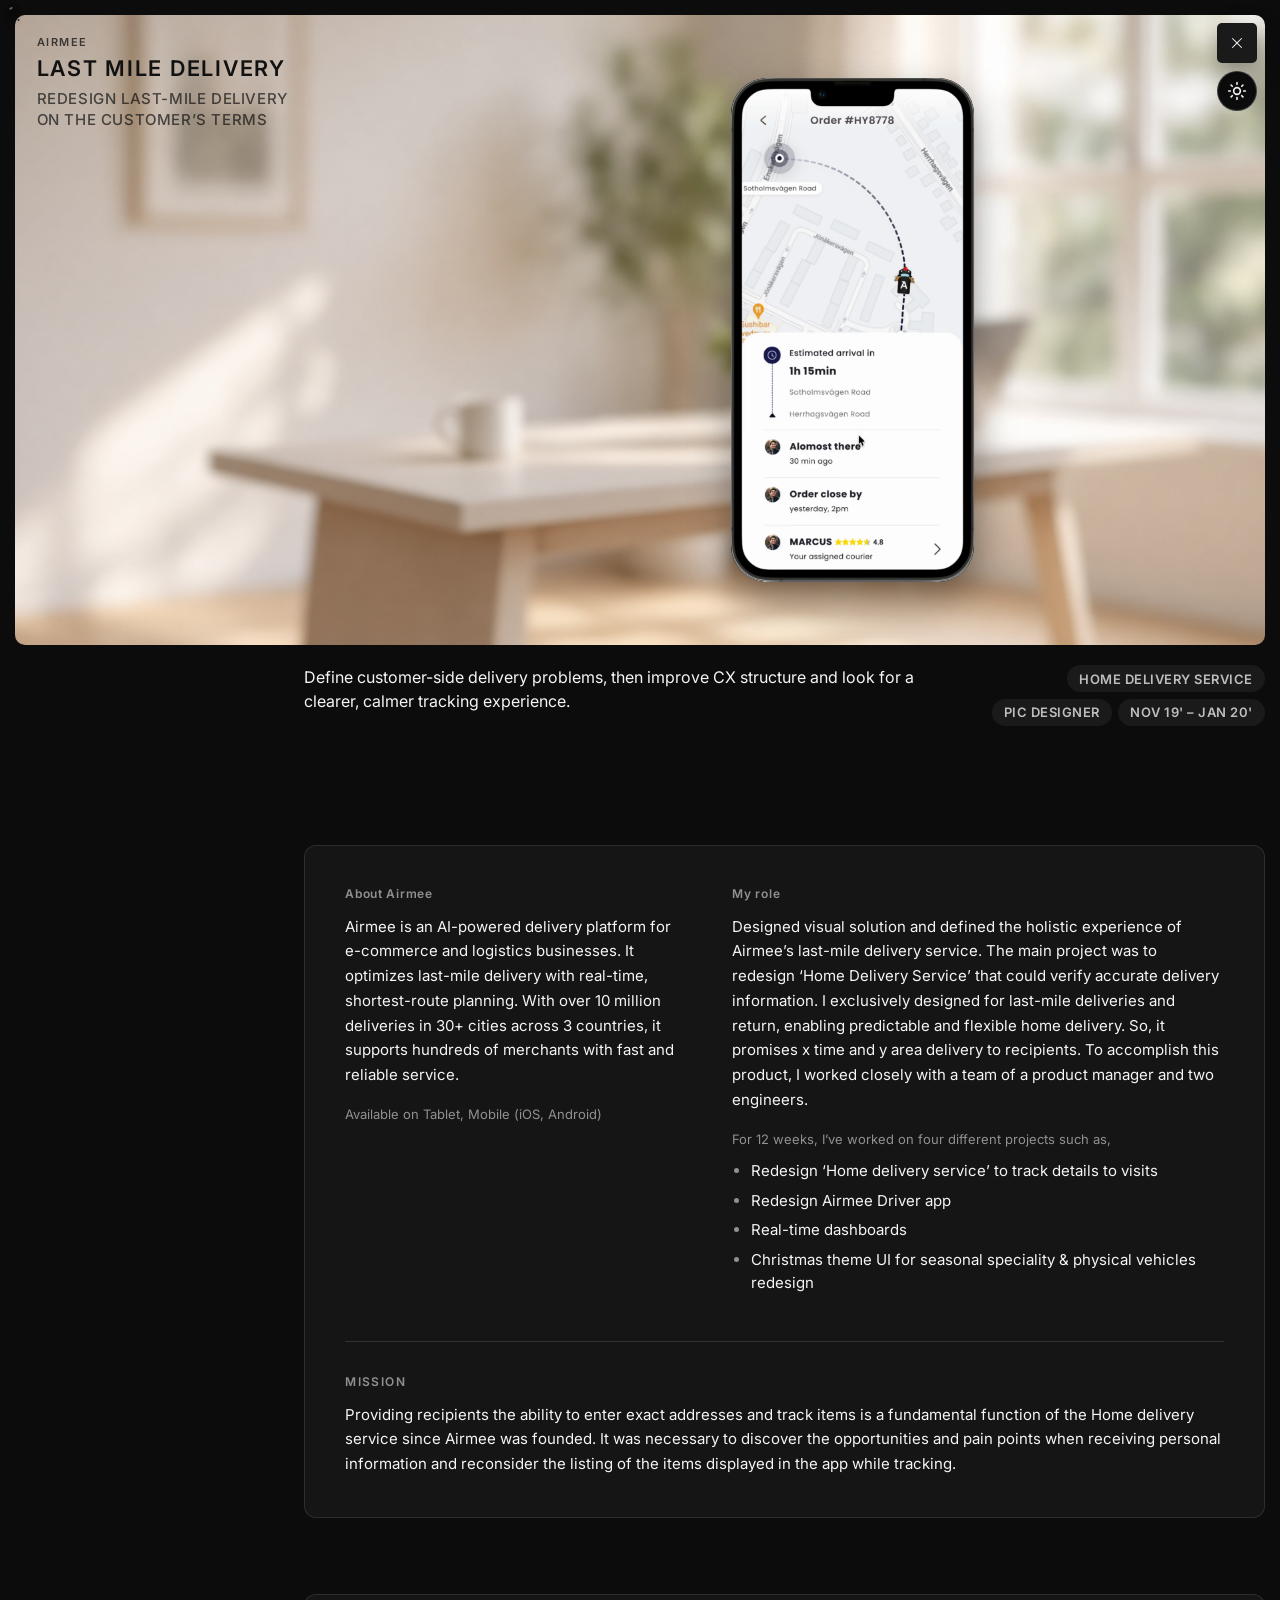
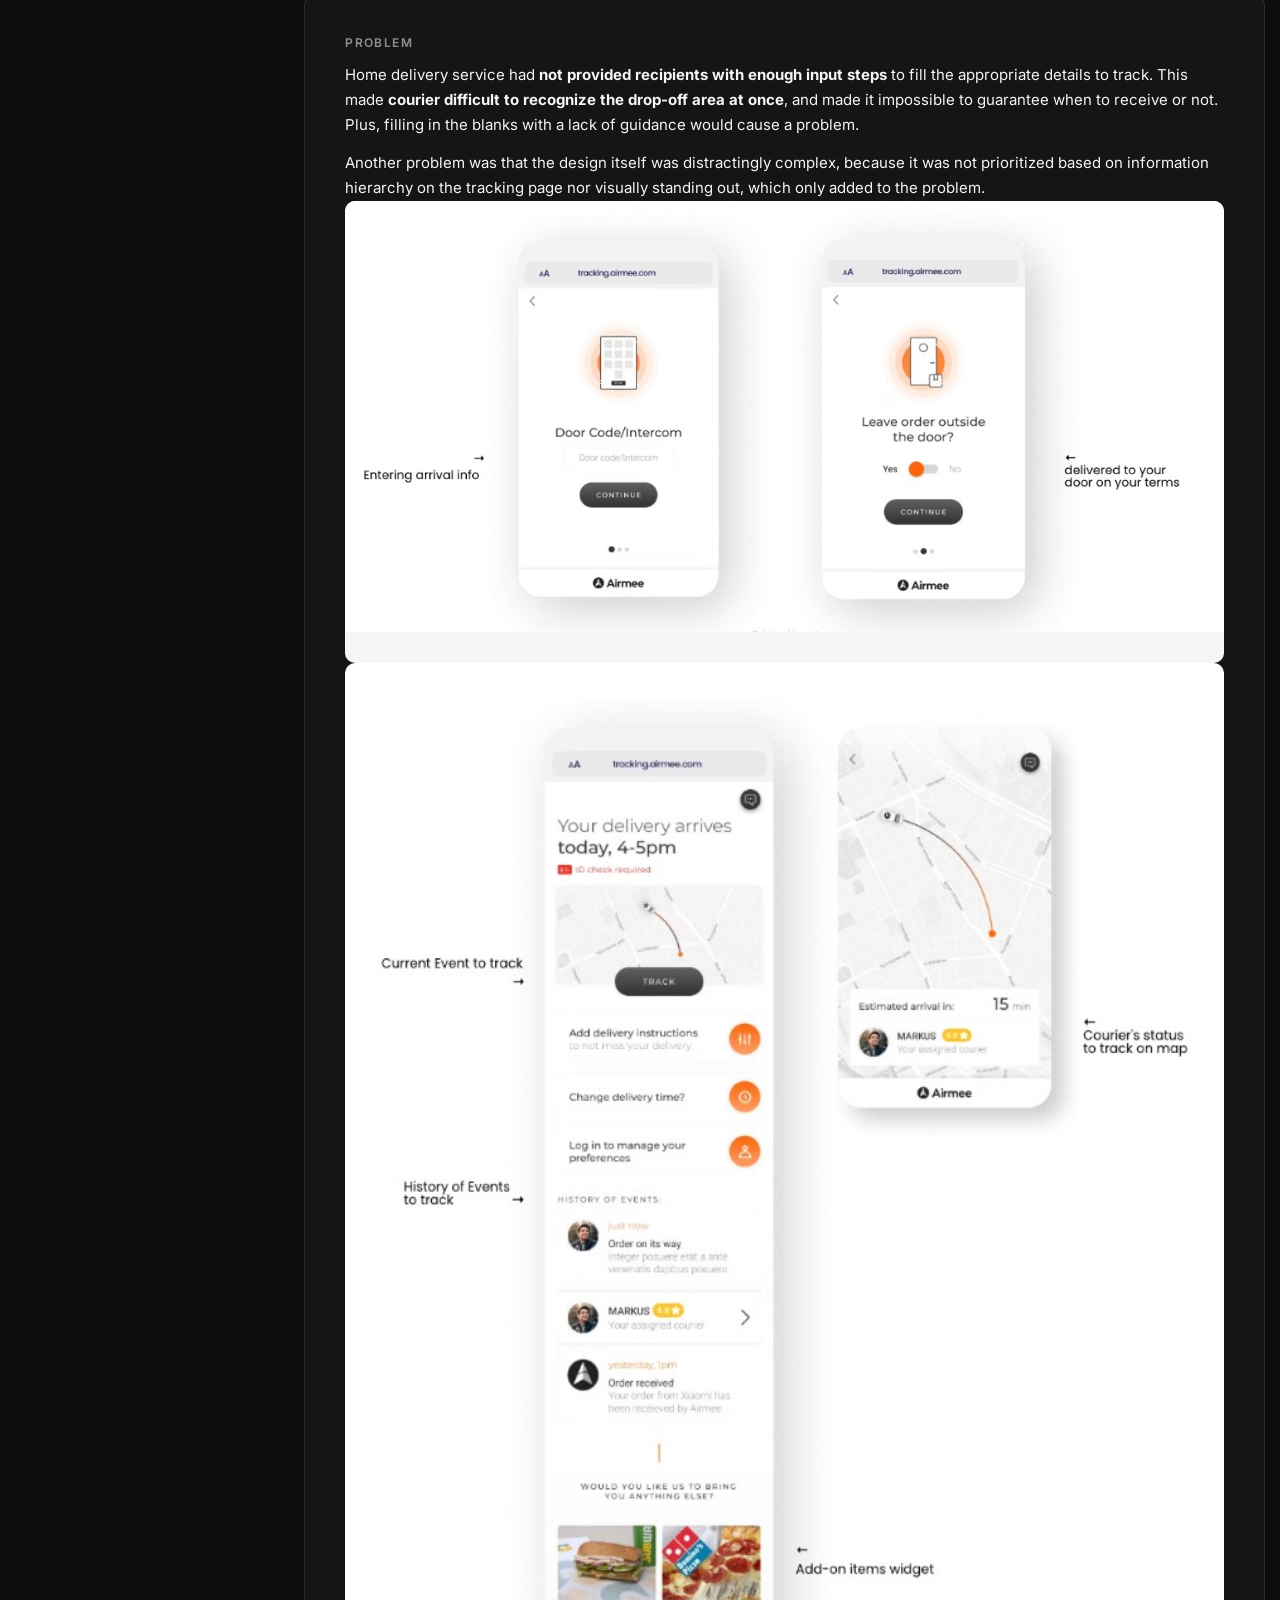
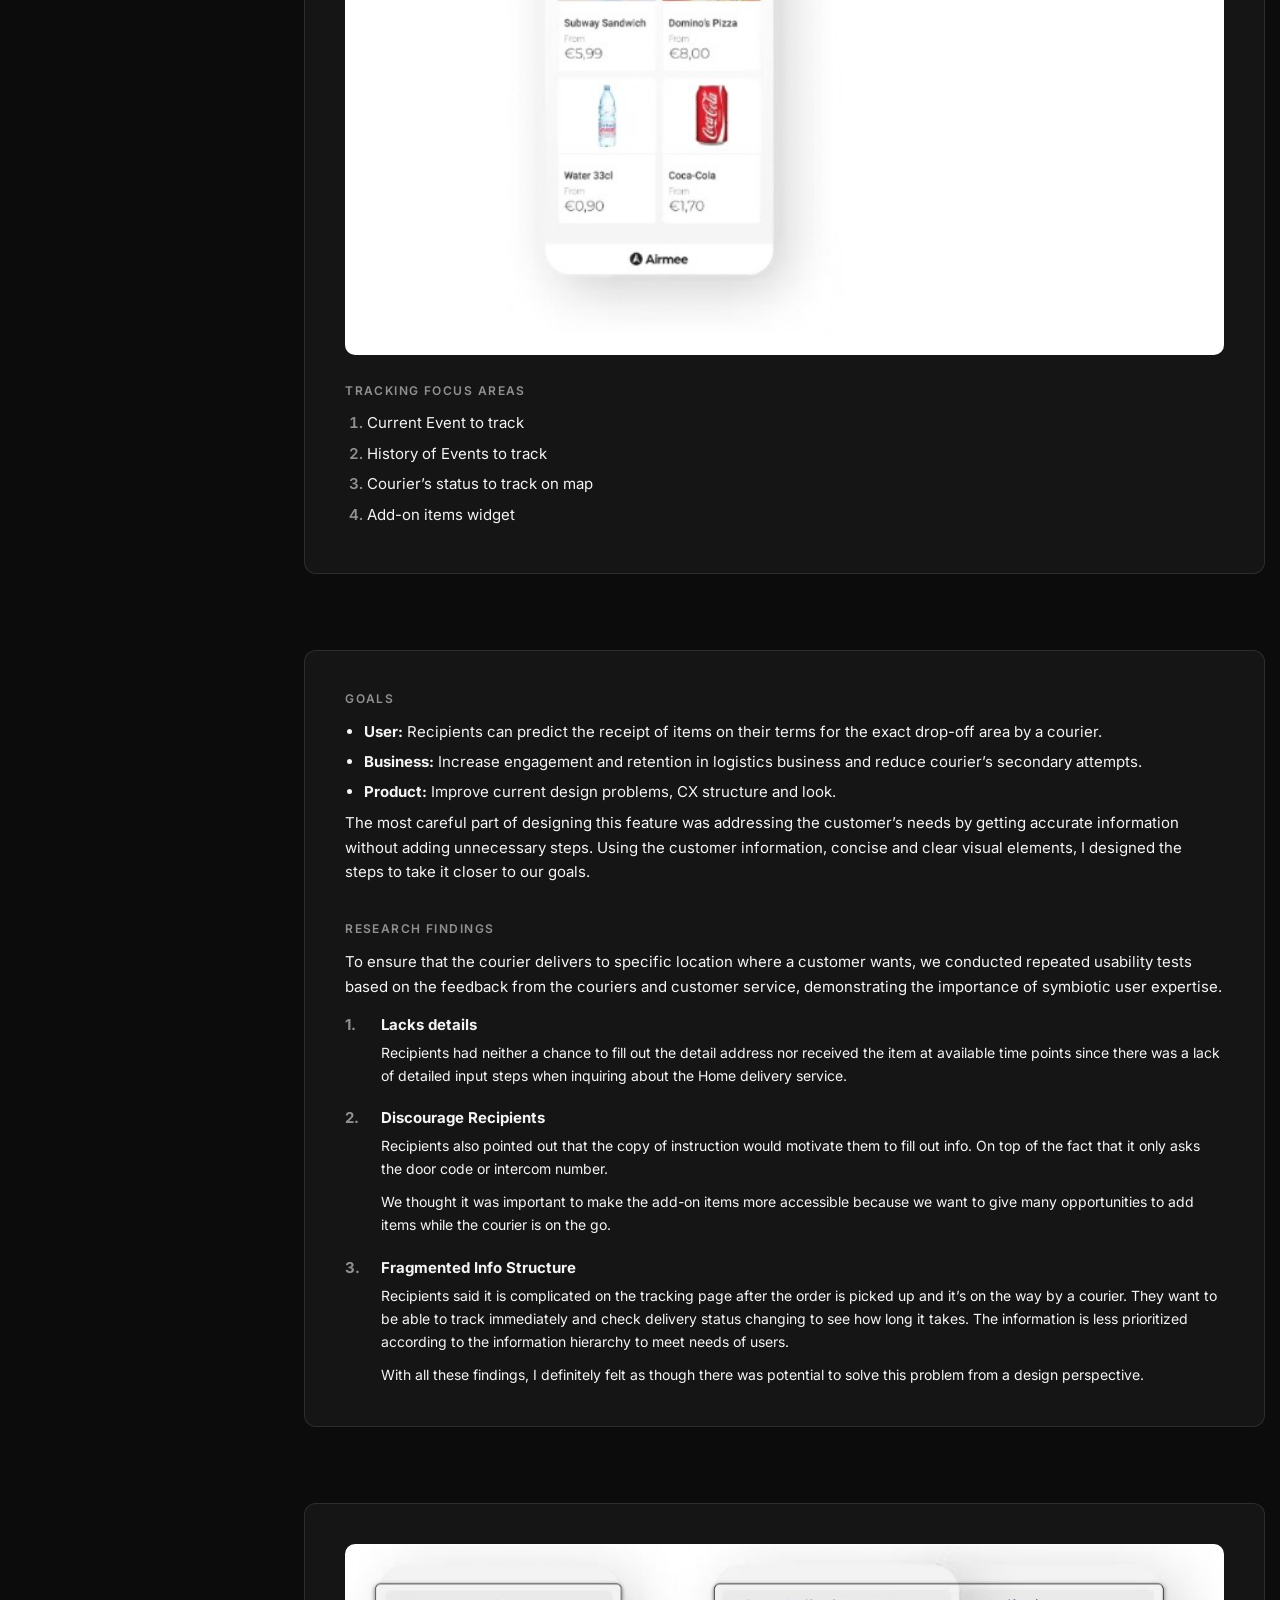
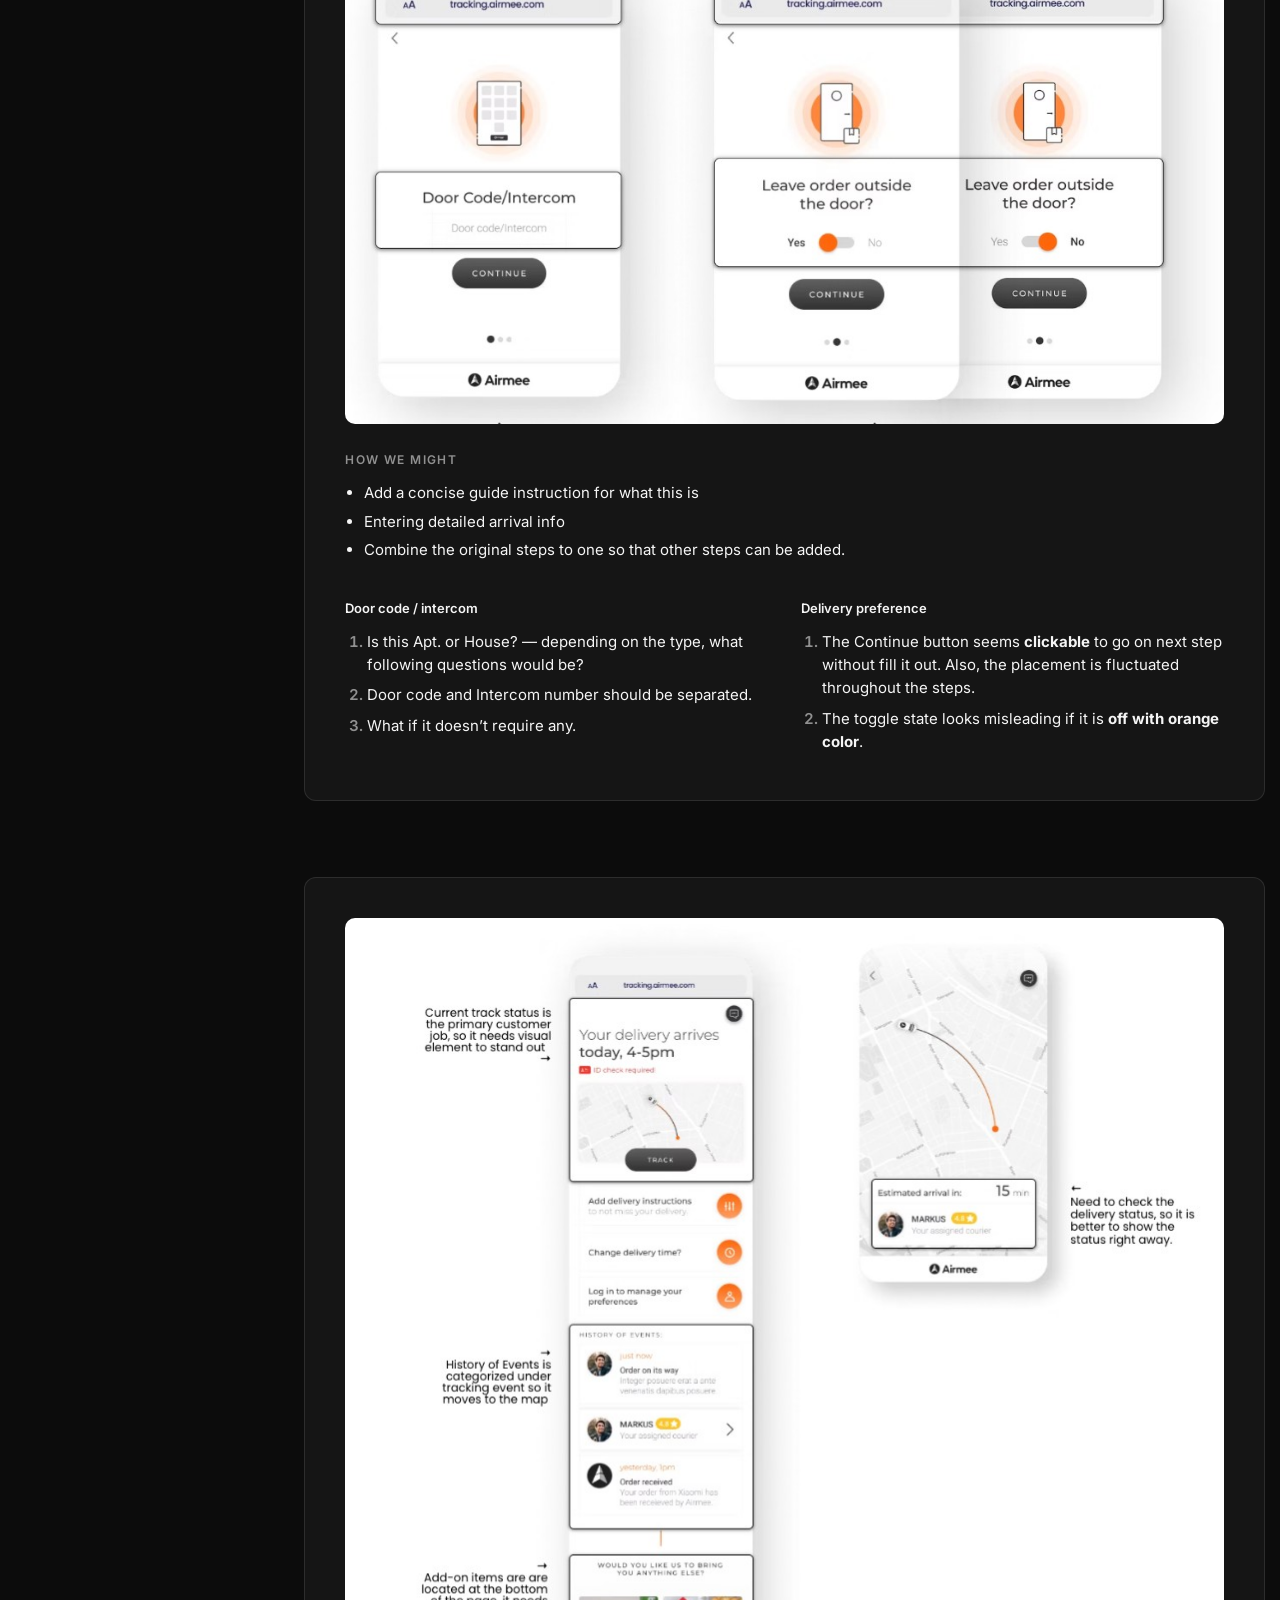
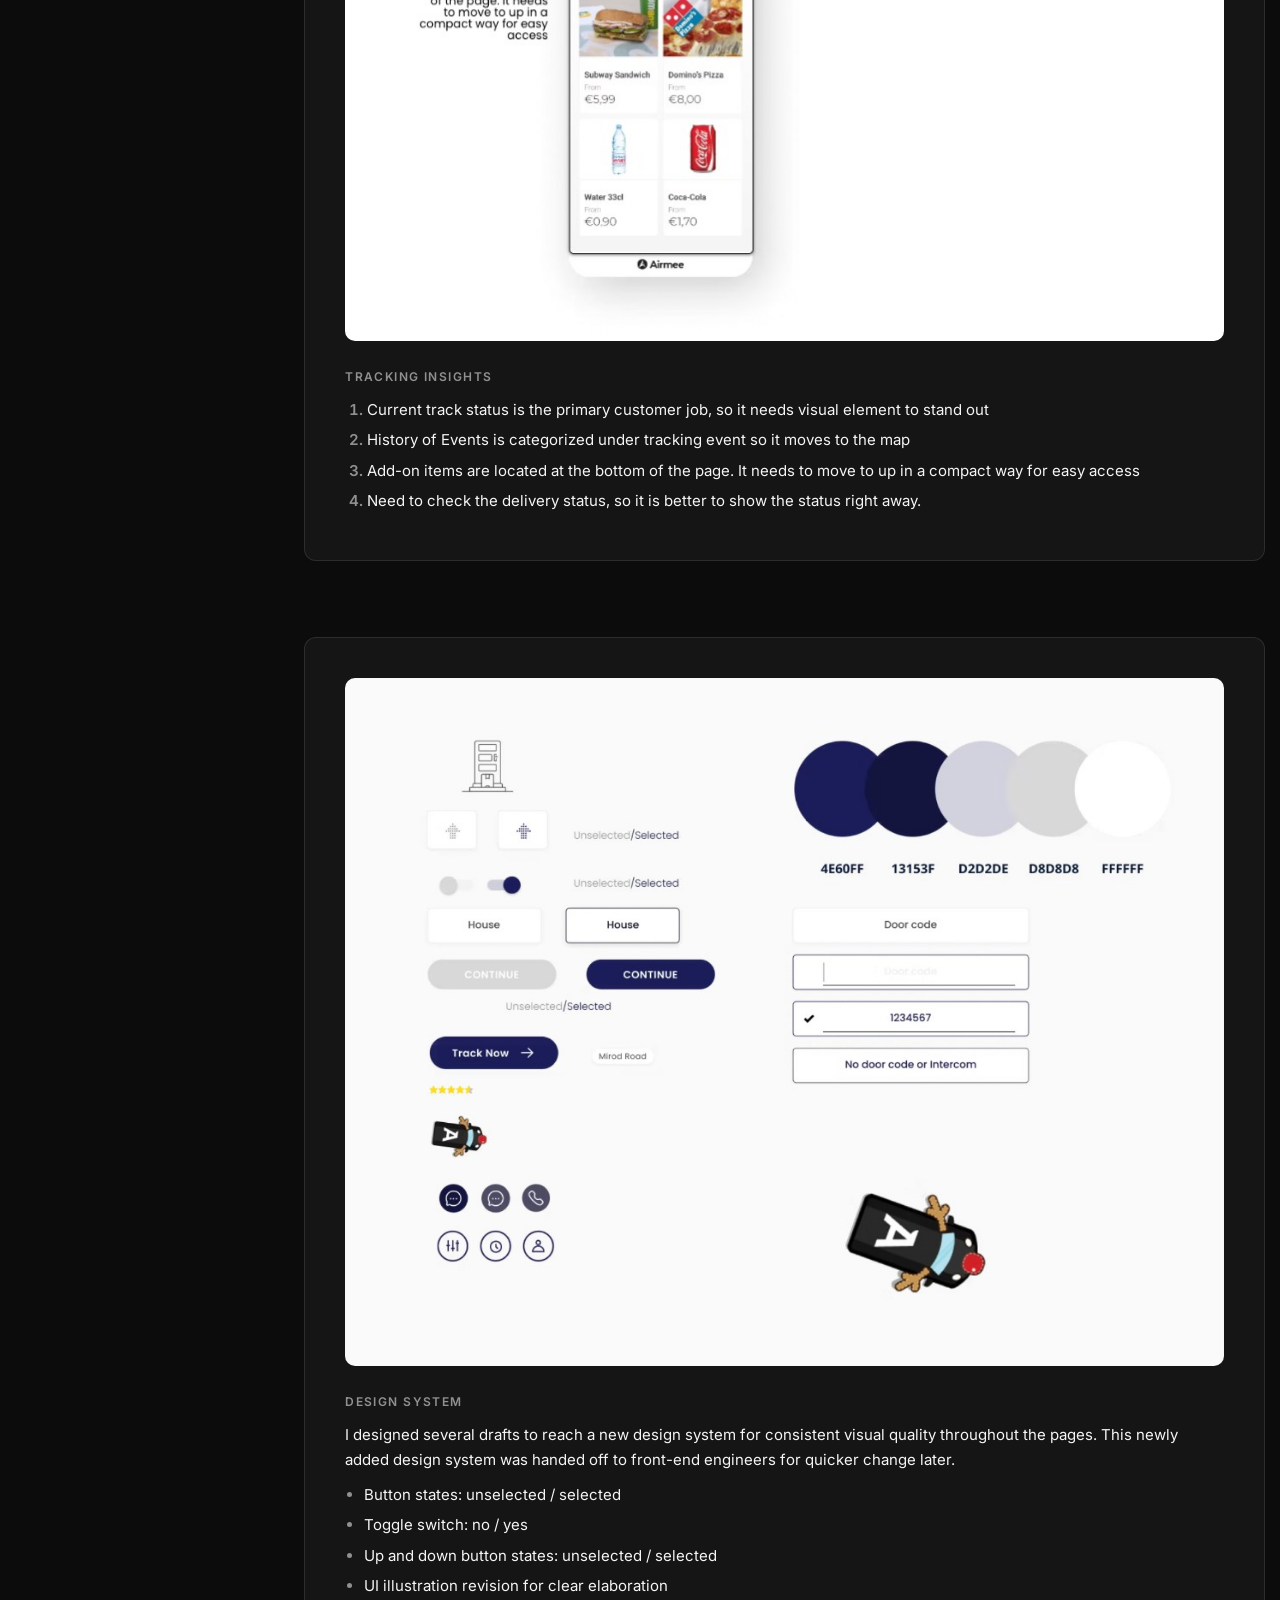
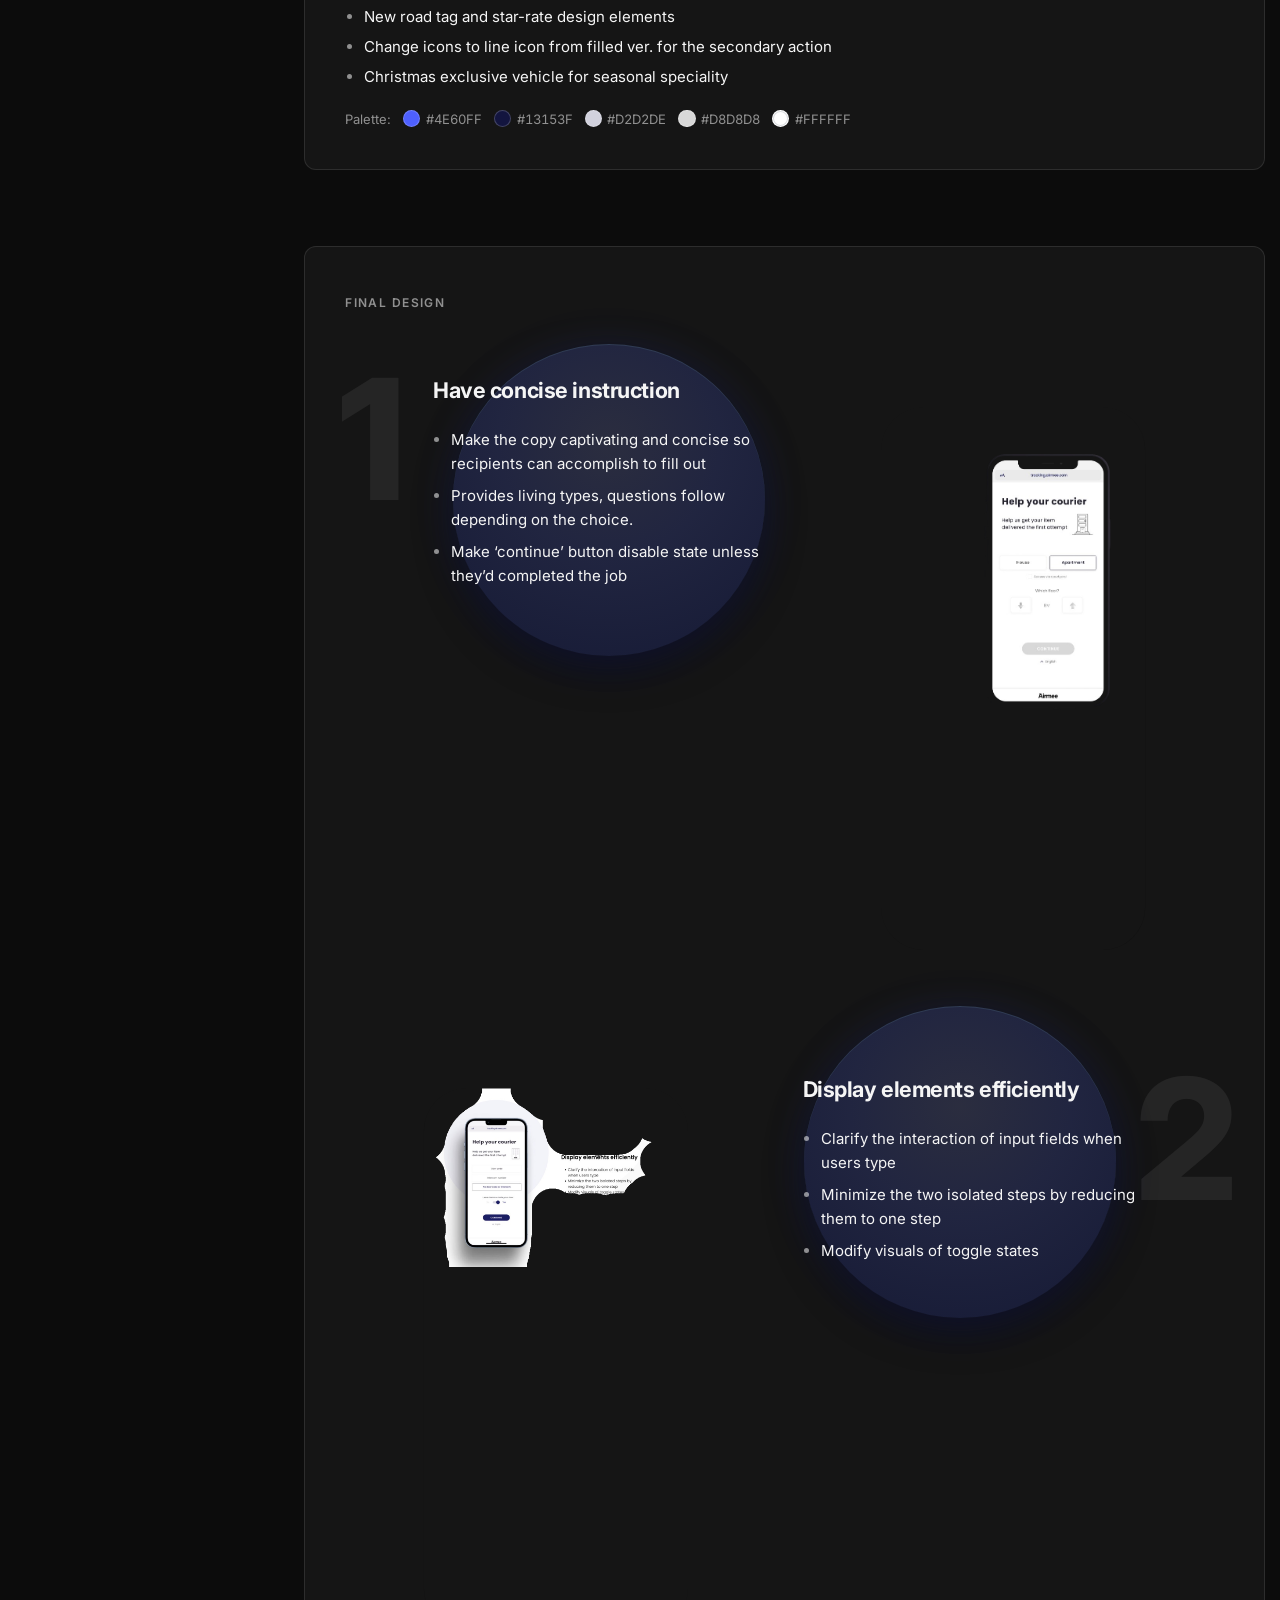
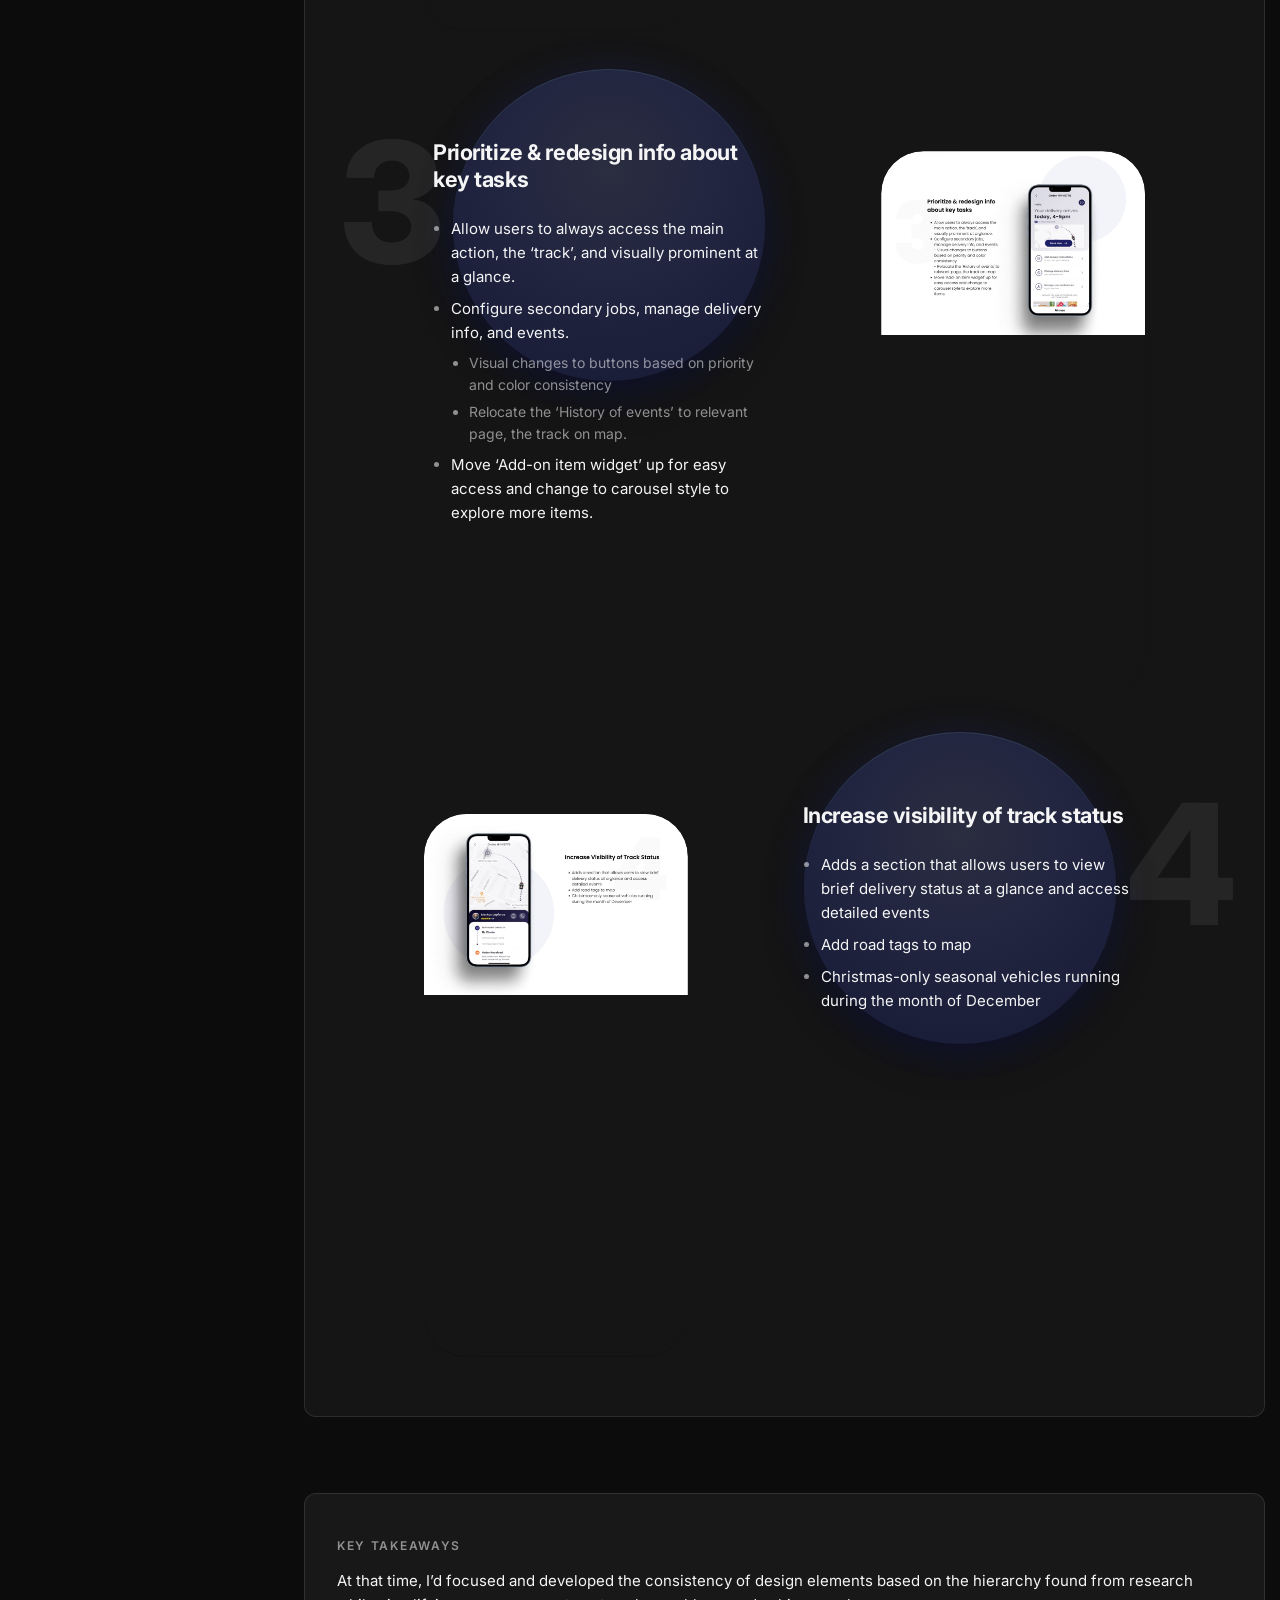
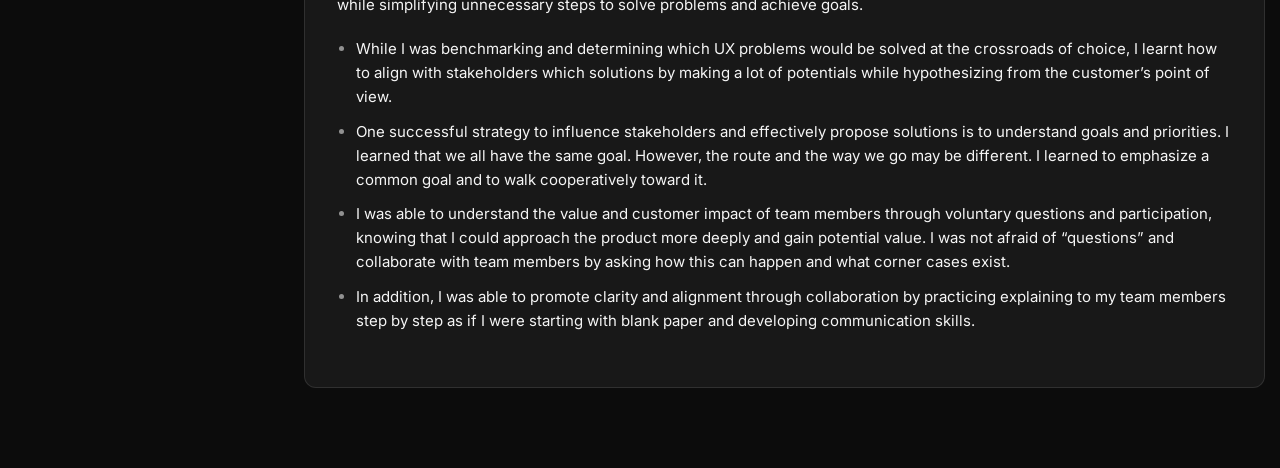
<file: works/work-airmee-delivery.html>
<!DOCTYPE html>
<html lang="ko">
<head>
  <meta charset="UTF-8" />
  <meta name="viewport" content="width=device-width, initial-scale=1.0" />
  <title>Redesign Last-mile delivery — Airmee — Hayeon Kim</title>
  <link rel="icon" href="../assets/favicon.svg" type="image/svg+xml" />
  <link rel="preconnect" href="https://fonts.googleapis.com" />
  <link rel="preconnect" href="https://fonts.gstatic.com" crossorigin />
  <link href="https://fonts.googleapis.com/css2?family=Inter:wght@400;500;600;700&display=swap" rel="stylesheet" />
  <script src="theme.js"></script>
  <script src="work-final-equal-height.js" defer></script>
  <link rel="stylesheet" href="work-detail.css" />
  <link rel="stylesheet" href="work-project.css" />
  <link rel="stylesheet" href="../assets/cursor.css" />
  <link rel="stylesheet" href="../assets/text-caret-hover.css" />
  <link rel="stylesheet" href="../assets/selection.css" />
</head>
<body class="page-airmee work-layout-project">
  <button type="button" class="theme-toggle" id="theme-toggle" aria-label="Switch theme" aria-pressed="false">
    <svg class="theme-icon-sun" viewBox="0 0 24 24" fill="none" stroke="currentColor" stroke-width="2" stroke-linecap="round" stroke-linejoin="round" aria-hidden="true">
      <circle cx="12" cy="12" r="4" />
      <path d="M12 2v2M12 20v2M4.93 4.93l1.41 1.41M17.66 17.66l1.41 1.41M2 12h2M20 12h2M4.93 19.07l1.41-1.41M17.66 6.34l1.41-1.41" />
    </svg>
    <svg class="theme-icon-moon" viewBox="0 0 24 24" fill="none" stroke="currentColor" stroke-width="2" stroke-linecap="round" stroke-linejoin="round" aria-hidden="true">
      <path d="M21 12.79A9 9 0 1 1 11.21 3 7 7 0 0 0 21 12.79z" />
    </svg>
  </button>
    <a class="work-close" href="../index.html#works" aria-label="Close project">
    <svg xmlns="http://www.w3.org/2000/svg" width="16" height="16" fill="currentColor" viewBox="0 0 256 256" aria-hidden="true">
      <path d="M205.66,194.34a8,8,0,0,1-11.32,11.32L128,139.31,61.66,205.66a8,8,0,0,1-11.32-11.32L116.69,128,50.34,61.66A8,8,0,0,1,61.66,50.34L128,116.69l66.34-66.35a8,8,0,0,1,11.32,11.32L139.31,128Z" />
    </svg>
  </a>
<div class="landing-cursor landing-cursor--paint" id="landing-cursor" aria-hidden="true">
    <svg class="landing-cursor__paint" viewBox="0 0 32 32" width="26" height="26" fill="none" aria-hidden="true">
      <path
        d="M16.1 5.2c2.6.1 4.6 1.7 5.4 3.8 1.7.4 3 1.8 3.1 3.6.9.5 1.5 1.5 1.4 2.7-.1 1.4-1.1 2.5-2.4 2.9.2 1.5-.6 3-2 3.6-1 .5-2.2.4-3.1-.1-.4 1.2-1.5 2.1-2.9 2.2-1.3.1-2.5-.6-3.1-1.7-1 .6-2.3.6-3.3 0-1.2-.7-1.8-2.1-1.6-3.4-1.2-.5-2-1.7-1.9-3 .1-1.4 1.1-2.5 2.4-2.9.1-1.7 1.2-3.1 2.8-3.6.7-1.9 2.5-3.2 4.7-3.3.1 0 .3 0 .5.02z"
        fill="currentColor"
      />
      <path
        d="M12.8 11.2c1.5-1 3.4-.8 4.6.5 1-.7 2.5-.6 3.4.5.6.7.7 1.7.3 2.5.9.6 1.2 1.7.8 2.7-.3.8-1.1 1.4-1.9 1.5-.1.9-.8 1.7-1.7 1.9-.7.1-1.3-.1-1.8-.5-.5.4-1.3.5-1.9.2-.9-.4-1.3-1.4-1.1-2.3-.8-.4-1.3-1.3-1.1-2.2.2-.9.8-1.5 1.6-1.7 0-.7.3-1.4.8-1.9.1-.1.2-.2.3-.2z"
        fill="currentColor"
        opacity=".72"
      />
      <path
        d="M15.4 9.6c1.1-.4 2.4-.1 3.1.9.8-.2 1.7.2 2.1 1 .3.6.2 1.3-.2 1.8.6.5.8 1.3.5 2-.2.6-.8 1-1.4 1 .1.7-.3 1.4-1 1.6-.5.1-1 0-1.3-.3-.4.3-1 .3-1.4 0-.6-.3-.8-1-.6-1.6-.6-.2-.9-.8-.8-1.5.1-.6.5-1.1 1.1-1.3.1-.6.4-1.1.9-1.4z"
        fill="currentColor"
        opacity=".55"
      />
      <path
        d="M14.2 13.8c.8-.5 1.8-.4 2.5.3.6-.3 1.4-.2 1.9.5.3.4.3 1 0 1.4.5.3.7.9.4 1.4-.2.4-.6.7-1.1.7 0 .5-.3.9-.8 1-.3.1-.7 0-.9-.2-.3.2-.7.2-1 0-.4-.2-.6-.7-.5-1.1-.4-.2-.7-.6-.6-1.1.1-.4.4-.7.8-.8.1-.4.3-.8.7-1 .1 0 .2-.1.2-.1z"
        fill="currentColor"
        opacity=".4"
      />
      <circle cx="7.2" cy="9.4" r="1.35" fill="currentColor" opacity=".85" />
      <circle cx="25.4" cy="12.2" r="1.05" fill="currentColor" opacity=".7" />
      <circle cx="22.8" cy="24.6" r="1.2" fill="currentColor" opacity=".8" />
      <circle cx="9.6" cy="23.8" r="0.9" fill="currentColor" opacity=".75" />
      <circle cx="19.2" cy="6.4" r="0.75" fill="currentColor" opacity=".65" />
      <ellipse cx="13.6" cy="10.2" rx="2.2" ry="1.2" fill="#fff" opacity=".4" transform="rotate(-28 13.6 10.2)" />
    </svg>
  </div>
  <main class="work-page work-page--project">
    <header class="work-project-hero">
      <div class="work-project-hero__media work-project-hero__media--cover work-project-hero__media--lifestyle-video">
        <img src="../assets/works-airmee-delivery-hero-bg.png?v=2" alt="" decoding="async" aria-hidden="true" />
        <div class="work-phone-mockup work-phone-mockup--airmee-customer" aria-hidden="true">
          <div class="work-phone-mockup__screen">
            <video
              class="work-phone-mockup__media"
              poster="../assets/works-airmee-final-04-phone-poster.png"
              preload="auto"
              autoplay
              loop
              muted
              playsinline
              aria-label="Customer holding phone at home: Airmee map track view with route, driver bar, and order status"
            >
              <source src="../assets/works-airmee-final-04.m4v?v=1" type="video/mp4" />
              <source src="../assets/works-airmee-final-04.mov?v=3" type="video/quicktime" />
            </video>
          </div>
        </div>
      </div>
      <div class="work-project-hero__identity" id="work-project-identity">
        <p class="work-project-hero__brand">Airmee</p>
        <h1 class="work-project-hero__title">Last mile delivery</h1>
        <p class="work-project-hero__desc">Redesign last-mile delivery on the customer’s terms</p>
      </div>
    </header>

    <div class="work-project-body">
      <div class="work-project-main">
        <div class="work-project-intro">
          <div class="work-project-intro__copy">
            <p class="work-project-intro__overview">
              Define customer-side delivery problems, then improve CX structure and look for a clearer, calmer tracking experience.
            </p>
          </div>
          <ul class="work-project-intro__tags" role="list">
            <li class="work-project-intro__tag" role="listitem">Home Delivery Service</li>
            <li class="work-project-intro__tag" role="listitem">PIC designer</li>
            <li class="work-project-intro__tag" role="listitem">Nov 19' – Jan 20'</li>
          </ul>
        </div>


<section class="work-case-body" aria-label="Case study context">
      <div class="work-case-body__grid">
        <div class="work-case-body__column">
          <h2 class="work-case-body__label">About Airmee</h2>
          <p class="work-case-body__prose">Airmee is an AI-powered delivery platform for e-commerce and logistics businesses. It optimizes last-mile delivery with real-time, shortest-route planning. With over 10 million deliveries in 30+ cities across 3 countries, it supports hundreds of merchants with fast and reliable service.</p>
          <p class="work-case-body__note">Available on Tablet, Mobile (iOS, Android)</p>
        </div>
        <div class="work-case-body__column">
          <h2 class="work-case-body__label">My role</h2>
          <p class="work-case-body__prose">Designed visual solution and defined the holistic experience of Airmee&rsquo;s last-mile delivery service. The main project was to redesign &lsquo;Home Delivery Service&rsquo; that could verify accurate delivery information. I exclusively designed for last-mile deliveries and return, enabling predictable and flexible home delivery. So, it promises x time and y area delivery to recipients. To accomplish this product, I worked closely with a team of a product manager and two engineers.</p>
          <p class="work-case-body__note">For 12 weeks, I&rsquo;ve worked on four different projects such as,</p>
          <ul class="work-case-body__list">
            <li>Redesign &lsquo;Home delivery service&rsquo; to track details to visits</li>
            <li>Redesign Airmee Driver app</li>
            <li>Real-time dashboards</li>
            <li>Christmas theme UI for seasonal speciality &amp; physical vehicles redesign</li>
          </ul>
        </div>
      </div>
      <div class="work-case-body__mission">
        <h2 class="work-case-body__label work-case-body__label--caps">Mission</h2>
        <p class="work-case-body__prose">Providing recipients the ability to enter exact addresses and track items is a fundamental function of the Home delivery service since Airmee was founded. It was necessary to discover the opportunities and pain points when receiving personal information and reconsider the listing of the items displayed in the app while tracking.</p>
      </div>
    </section>

    <section class="work-case-panel" aria-labelledby="airmee-problem-heading airmee-original-screens-caption airmee-tracking-callouts-heading">
      <h2 id="airmee-problem-heading" class="work-case-body__label work-case-body__label--caps work-case-panel__heading">Problem</h2>
      <p class="work-case-body__prose work-case-panel__prose">Home delivery service had <strong>not provided recipients with enough input steps</strong> to fill the appropriate details to track. This made <strong>courier difficult to recognize the drop-off area at once</strong>, and made it impossible to guarantee when to receive or not. Plus, filling in the blanks with a lack of guidance would cause a problem.</p>
      <p class="work-case-body__prose work-case-panel__prose">Another problem was that the design itself was distractingly complex, because it was not prioritized based on information hierarchy on the tracking page nor visually standing out, which only added to the problem.</p>
      <figure class="work-visual work-visual--borderless work-case-panel__figure--section">
        <img src="../assets/works-airmee-case-body-hero.png" alt="Airmee original mobile screens for inputting delivery information: door code and intercom, leave order outside the door" width="1024" height="502" loading="lazy" />
        <figcaption id="airmee-original-screens-caption" class="work-visual__caption">Original screens for inputting delivery information</figcaption>
      </figure>
      <figure class="work-visual work-visual--borderless work-case-panel__figure--section">
        <img src="../assets/works-airmee-tracking-callouts.png" alt="Airmee tracking UI with callouts for current event, history, map, and add-on items" width="1200" height="700" loading="lazy" />
      </figure>
      <h2 id="airmee-tracking-callouts-heading" class="work-case-body__label work-case-body__label--caps work-case-panel__heading">Tracking focus areas</h2>
      <ol class="work-case-panel__ordered">
        <li>Current Event to track</li>
        <li>History of Events to track</li>
        <li>Courier&rsquo;s status to track on map</li>
        <li>Add-on items widget</li>
      </ol>
    </section>

    <section class="work-case-panel" aria-labelledby="airmee-goals-heading airmee-research-heading">
      <h2 id="airmee-goals-heading" class="work-case-body__label work-case-body__label--caps work-case-panel__heading">Goals</h2>
      <ul class="work-case-panel__bullets work-case-panel__bullets--tight">
        <li><strong>User:</strong> Recipients can predict the receipt of items on their terms for the exact drop-off area by a courier.</li>
        <li><strong>Business:</strong> Increase engagement and retention in logistics business and reduce courier&rsquo;s secondary attempts.</li>
        <li><strong>Product:</strong> Improve current design problems, CX structure and look.</li>
      </ul>
      <p class="work-case-body__prose work-case-panel__prose">The most careful part of designing this feature was addressing the customer&rsquo;s needs by getting accurate information without adding unnecessary steps. Using the customer information, concise and clear visual elements, I designed the steps to take it closer to our goals.</p>
      <h2 id="airmee-research-heading" class="work-case-body__label work-case-body__label--caps work-case-panel__subheading">Research findings</h2>
      <p class="work-case-body__prose work-case-panel__prose">To ensure that the courier delivers to specific location where a customer wants, we conducted repeated usability tests based on the feedback from the couriers and customer service, demonstrating the importance of symbiotic user expertise.</p>
      <ol class="work-case-panel__research">
        <li>
          <strong class="work-case-panel__research-title">Lacks details</strong>
          <p class="work-case-body__prose">Recipients had neither a chance to fill out the detail address nor received the item at available time points since there was a lack of detailed input steps when inquiring about the Home delivery service.</p>
        </li>
        <li>
          <strong class="work-case-panel__research-title">Discourage Recipients</strong>
          <p class="work-case-body__prose">Recipients also pointed out that the copy of instruction would motivate them to fill out info. On top of the fact that it only asks the door code or intercom number.</p>
          <p class="work-case-body__prose">We thought it was important to make the add-on items more accessible because we want to give many opportunities to add items while the courier is on the go.</p>
        </li>
        <li>
          <strong class="work-case-panel__research-title">Fragmented Info Structure</strong>
          <p class="work-case-body__prose">Recipients said it is complicated on the tracking page after the order is picked up and it&rsquo;s on the way by a courier. They want to be able to track immediately and check delivery status changing to see how long it takes. The information is less prioritized according to the information hierarchy to meet needs of users.</p>
          <p class="work-case-body__prose">With all these findings, I definitely felt as though there was potential to solve this problem from a design perspective.</p>
        </li>
      </ol>
    </section>

    <section class="work-case-panel" aria-labelledby="airmee-hwm-heading">
      <figure class="work-visual work-visual--borderless work-case-panel__figure--section">
        <img src="../assets/works-airmee-how-we-might.png" alt="Airmee tracking: three-step flow — door code and intercom entry, then leave order outside the door with Yes and No toggle states" width="1024" height="559" loading="lazy" />
      </figure>
      <h2 id="airmee-hwm-heading" class="work-case-body__label work-case-body__label--caps work-case-panel__heading">How we might</h2>
      <ul class="work-case-panel__notes">
        <li>Add a concise guide instruction for what this is</li>
        <li>Entering detailed arrival info</li>
        <li>Combine the original steps to one so that other steps can be added.</li>
      </ul>
      <div class="work-case-panel__columns">
        <div>
          <p class="work-case-body__note work-case-panel__column-label">Door code / intercom</p>
          <ol class="work-case-panel__ordered">
            <li>Is this Apt. or House? &mdash; depending on the type, what following questions would be?</li>
            <li>Door code and Intercom number should be separated.</li>
            <li>What if it doesn&rsquo;t require any.</li>
          </ol>
        </div>
        <div>
          <p class="work-case-body__note work-case-panel__column-label">Delivery preference</p>
          <ol class="work-case-panel__ordered">
            <li>The Continue button seems <strong>clickable</strong> to go on next step without fill it out. Also, the placement is fluctuated throughout the steps.</li>
            <li>The toggle state looks misleading if it is <strong>off with orange color</strong>.</li>
          </ol>
        </div>
      </div>
    </section>

    <section class="work-case-panel" aria-labelledby="airmee-insights-heading">
      <figure class="work-visual work-visual--borderless">
        <img src="../assets/works-airmee-tracking-insights.png" alt="Tracking page annotations for hierarchy and map" width="1200" height="700" loading="lazy" />
      </figure>
      <h2 id="airmee-insights-heading" class="work-case-body__label work-case-body__label--caps work-case-panel__heading">Tracking insights</h2>
      <ol class="work-case-panel__ordered">
        <li>Current track status is the primary customer job, so it needs visual element to stand out</li>
        <li>History of Events is categorized under tracking event so it moves to the map</li>
        <li>Add-on items are located at the bottom of the page. It needs to move to up in a compact way for easy access</li>
        <li>Need to check the delivery status, so it is better to show the status right away.</li>
      </ol>
    </section>

    <section class="work-case-panel" aria-labelledby="airmee-ds-heading">
      <figure class="work-visual">
        <img src="../assets/works-airmee-design-system.png" alt="Airmee design system: palette, buttons, toggles, door-code form patterns, icons, and seasonal vehicle illustration" width="1024" height="802" loading="lazy" />
      </figure>
      <h2 id="airmee-ds-heading" class="work-case-body__label work-case-body__label--caps work-case-panel__heading">Design system</h2>
      <p class="work-case-body__prose work-case-panel__prose">I designed several drafts to reach a new design system for consistent visual quality throughout the pages. This newly added design system was handed off to front-end engineers for quicker change later.</p>
      <ul class="work-case-body__list work-case-panel__bullets">
        <li>Button states: unselected / selected</li>
        <li>Toggle switch: no / yes</li>
        <li>Up and down button states: unselected / selected</li>
        <li>UI illustration revision for clear elaboration</li>
        <li>New road tag and star-rate design elements</li>
        <li>Change icons to line icon from filled ver. for the secondary action</li>
        <li>Christmas exclusive vehicle for seasonal speciality</li>
      </ul>
      <p class="work-case-body__note work-case-panel__palette">Palette: <span class="work-case-panel__swatch" style="--swatch:#4E60FF">#4E60FF</span> <span class="work-case-panel__swatch" style="--swatch:#13153F">#13153F</span> <span class="work-case-panel__swatch" style="--swatch:#D2D2DE">#D2D2DE</span> <span class="work-case-panel__swatch" style="--swatch:#D8D8D8">#D8D8D8</span> <span class="work-case-panel__swatch work-case-panel__swatch--light" style="--swatch:#FFFFFF">#FFFFFF</span></p>
    </section>

    <section class="work-final" aria-label="Final design">
      <header class="work-final__intro">
        <p class="work-final__eyebrow">Final design</p>
      </header>

      <article class="work-final-chapter work-final-chapter--media-end" aria-labelledby="final-solution-1">
        <div class="work-final-chapter__text">
          <span class="work-final-chapter__index" aria-hidden="true">1</span>
          <h3 id="final-solution-1" class="work-final-chapter__title">Have concise instruction</h3>
          <ul class="work-final-chapter__list">
            <li>Make the copy captivating and concise so recipients can accomplish to fill out</li>
            <li>Provides living types, questions follow depending on the choice.</li>
            <li>Make &lsquo;continue&rsquo; button disable state unless they&rsquo;d completed the job</li>
          </ul>
        </div>
        <figure class="work-final-chapter__media">
          <video
            width="360" height="740"
            poster="../assets/works-airmee-help-courier-mockup.png"
            preload="auto"
            autoplay
            loop
            muted
            playsinline
            aria-label="Help your courier: Apartment selected, courtyard access, floor stepper, and disabled Continue until the flow is complete"
          >
            <source src="../assets/works-airmee-help-courier-prototype.m4v?v=1" type="video/mp4" />
            <source src="../assets/works-airmee-help-courier-prototype.mov?v=8" type="video/quicktime" />
            <img
              src="../assets/works-airmee-help-courier-mockup.png"
              alt="Help your courier: Apartment selected, courtyard access, floor stepper, and disabled Continue until the flow is complete"
              width="360" height="740"
              loading="lazy"
            />
          </video>
        </figure>
      </article>

      <article class="work-final-chapter work-final-chapter--media-start work-final-chapter--index-end" aria-labelledby="final-solution-2">
        <figure class="work-final-chapter__media">
          <video
            width="360" height="740"
            poster="../assets/works-airmee-final-02.png"
            preload="auto"
            autoplay
            loop
            muted
            playsinline
            aria-label="Final UI: door code and intercom fields, leave items outside toggle, and Continue"
          >
            <source src="../assets/works-airmee-final-02.m4v?v=1" type="video/mp4" />
            <source src="../assets/works-airmee-final-02.mov?v=1" type="video/quicktime" />
            <img
              src="../assets/works-airmee-final-02.png"
              alt="Final UI: door code and intercom fields, leave items outside toggle, and Continue"
              width="360" height="740"
              loading="lazy"
            />
          </video>
        </figure>
        <div class="work-final-chapter__text">
          <span class="work-final-chapter__index" aria-hidden="true">2</span>
          <h3 id="final-solution-2" class="work-final-chapter__title">Display elements efficiently</h3>
          <ul class="work-final-chapter__list">
            <li>Clarify the interaction of input fields when users type</li>
            <li>Minimize the two isolated steps by reducing them to one step</li>
            <li>Modify visuals of toggle states</li>
          </ul>
        </div>
      </article>

      <article class="work-final-chapter work-final-chapter--media-end" aria-labelledby="final-solution-3">
        <div class="work-final-chapter__text">
          <span class="work-final-chapter__index" aria-hidden="true">3</span>
          <h3 id="final-solution-3" class="work-final-chapter__title">Prioritize &amp; redesign info about key tasks</h3>
          <ul class="work-final-chapter__list">
            <li>Allow users to always access the main action, the &lsquo;track&rsquo;, and visually prominent at a glance.</li>
            <li>
              Configure secondary jobs, manage delivery info, and events.
              <ul class="work-final-chapter__sublist">
                <li>Visual changes to buttons based on priority and color consistency</li>
                <li>Relocate the &lsquo;History of events&rsquo; to relevant page, the track on map.</li>
              </ul>
            </li>
            <li>Move &lsquo;Add-on item widget&rsquo; up for easy access and change to carousel style to explore more items.</li>
          </ul>
        </div>
        <figure class="work-final-chapter__media">
          <video
            width="360" height="740"
            poster="../assets/works-airmee-final-03.png"
            preload="auto"
            autoplay
            loop
            muted
            playsinline
            aria-label="Final tracking: order status, Track Now, actions, and add-on carousel"
          >
            <source src="../assets/works-airmee-final-03.m4v?v=2" type="video/mp4" />
            <source src="../assets/works-airmee-final-03.mov?v=5" type="video/quicktime" />
            <img
              src="../assets/works-airmee-final-03.png"
              alt="Final tracking: order status, Track Now, actions, and add-on carousel"
              width="360" height="740"
              loading="lazy"
            />
          </video>
        </figure>
      </article>

      <article class="work-final-chapter work-final-chapter--media-start work-final-chapter--index-end" aria-labelledby="final-solution-4">
        <figure class="work-final-chapter__media">
          <video
            width="360" height="740"
            poster="../assets/works-airmee-final-04.png"
            preload="auto"
            autoplay
            loop
            muted
            playsinline
            aria-label="Final map track view: route, driver bar, estimated arrival and order received status"
          >
            <source src="../assets/works-airmee-final-04.m4v?v=1" type="video/mp4" />
            <source src="../assets/works-airmee-final-04.mov?v=3" type="video/quicktime" />
            <img
              src="../assets/works-airmee-final-04.png"
              alt="Final map track view: route, driver bar, estimated arrival and order received status"
              width="360" height="740"
              loading="lazy"
            />
          </video>
        </figure>
        <div class="work-final-chapter__text">
          <span class="work-final-chapter__index" aria-hidden="true">4</span>
          <h3 id="final-solution-4" class="work-final-chapter__title">Increase visibility of track status</h3>
          <ul class="work-final-chapter__list">
            <li>Adds a section that allows users to view brief delivery status at a glance and access detailed events</li>
            <li>Add road tags to map</li>
            <li>Christmas-only seasonal vehicles running during the month of December</li>
          </ul>
        </div>
      </article>
    </section>

    <section class="work-takeaways" aria-labelledby="work-takeaways-heading">
      <h2 id="work-takeaways-heading" class="work-takeaways__label">Key takeaways</h2>
      <p class="work-takeaways__lede">At that time, I&rsquo;d focused and developed the consistency of design elements based on the hierarchy found from research while simplifying unnecessary steps to solve problems and achieve goals.</p>
      <ul class="work-takeaways__list">
        <li>While I was benchmarking and determining which UX problems would be solved at the crossroads of choice, I learnt how to align with stakeholders which solutions by making a lot of potentials while hypothesizing from the customer&rsquo;s point of view.</li>
        <li>One successful strategy to influence stakeholders and effectively propose solutions is to understand goals and priorities. I learned that we all have the same goal. However, the route and the way we go may be different. I learned to emphasize a common goal and to walk cooperatively toward it.</li>
        <li>I was able to understand the value and customer impact of team members through voluntary questions and participation, knowing that I could approach the product more deeply and gain potential value. I was not afraid of &ldquo;questions&rdquo; and collaborate with team members by asking how this can happen and what corner cases exist.</li>
        <li>In addition, I was able to promote clarity and alignment through collaboration by practicing explaining to my team members step by step as if I were starting with blank paper and developing communication skills.</li>
      </ul>
    </section>
        </div>
    </div>
  </main>
  <script src="../assets/cursor.js"></script>
  <script src="../assets/text-caret-hover.js" defer></script>
  <script src="work-project.js" defer></script>
</body>
</html>
</file>
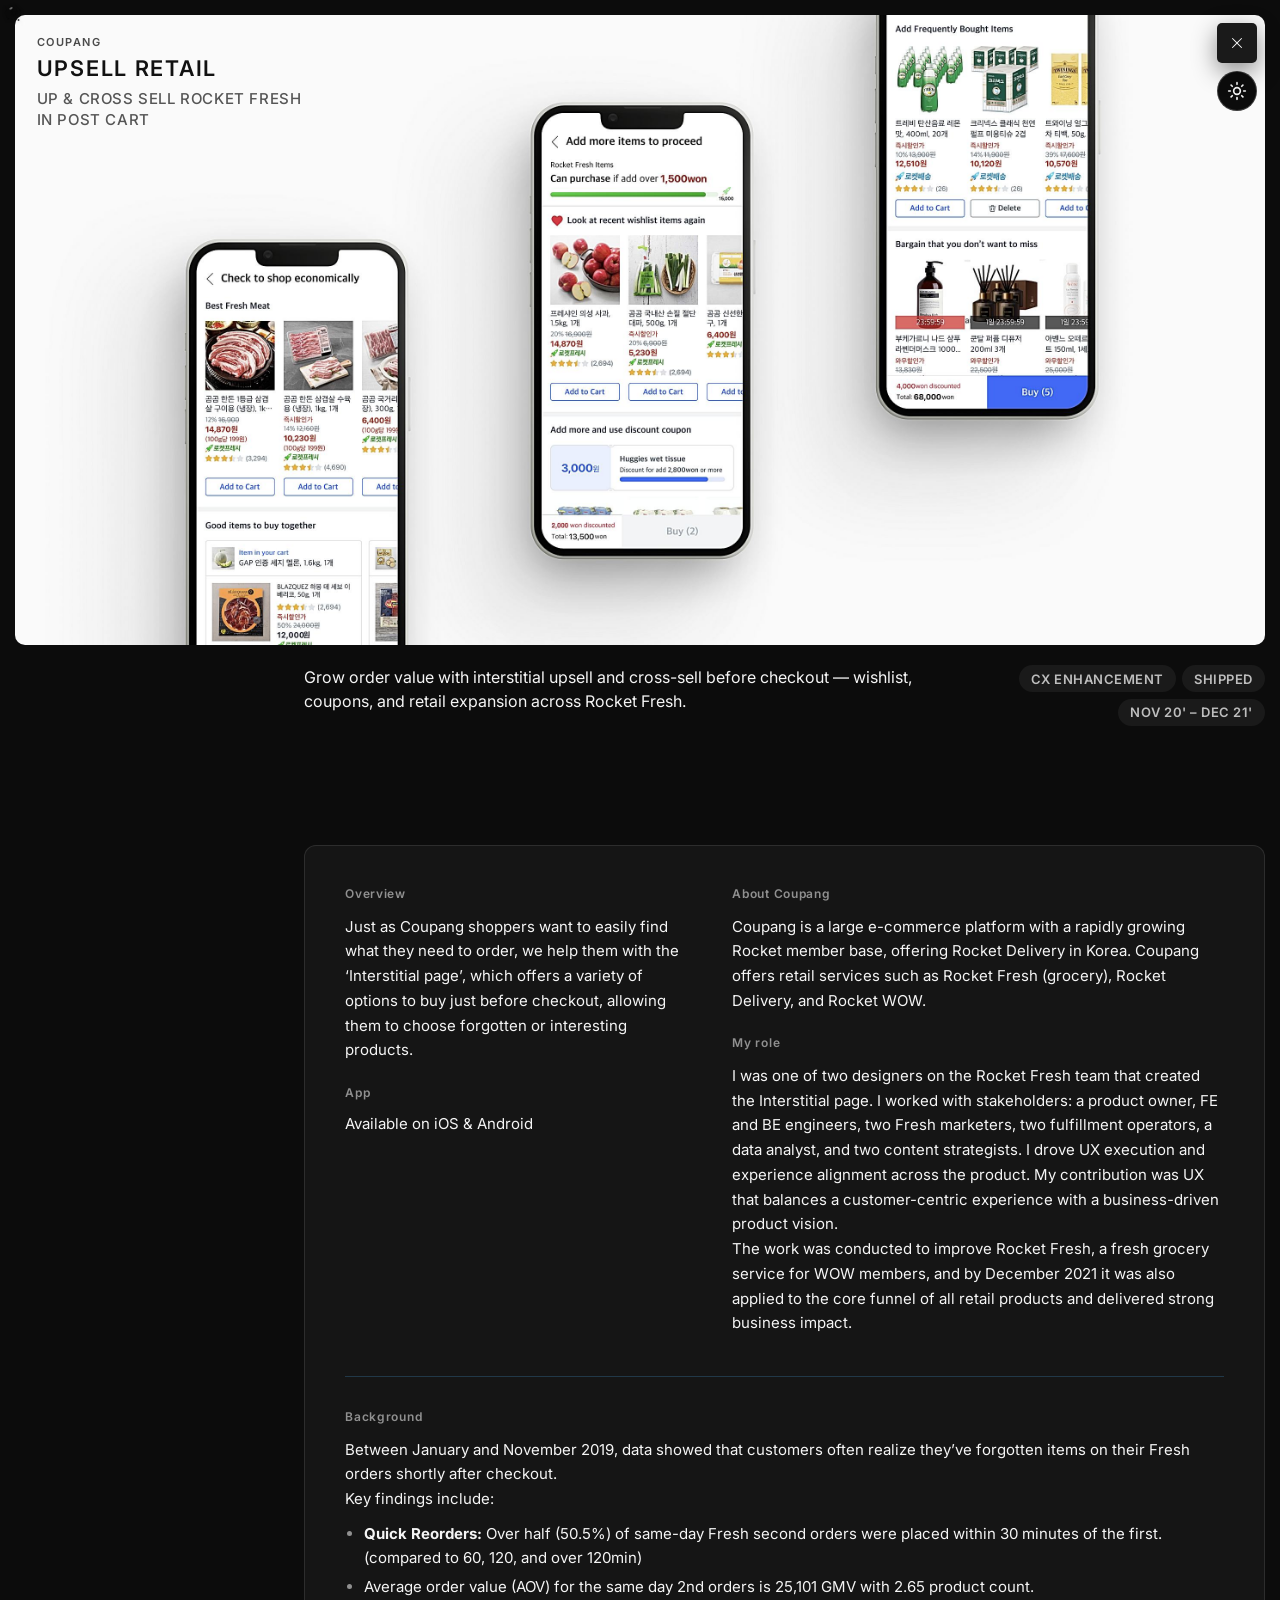
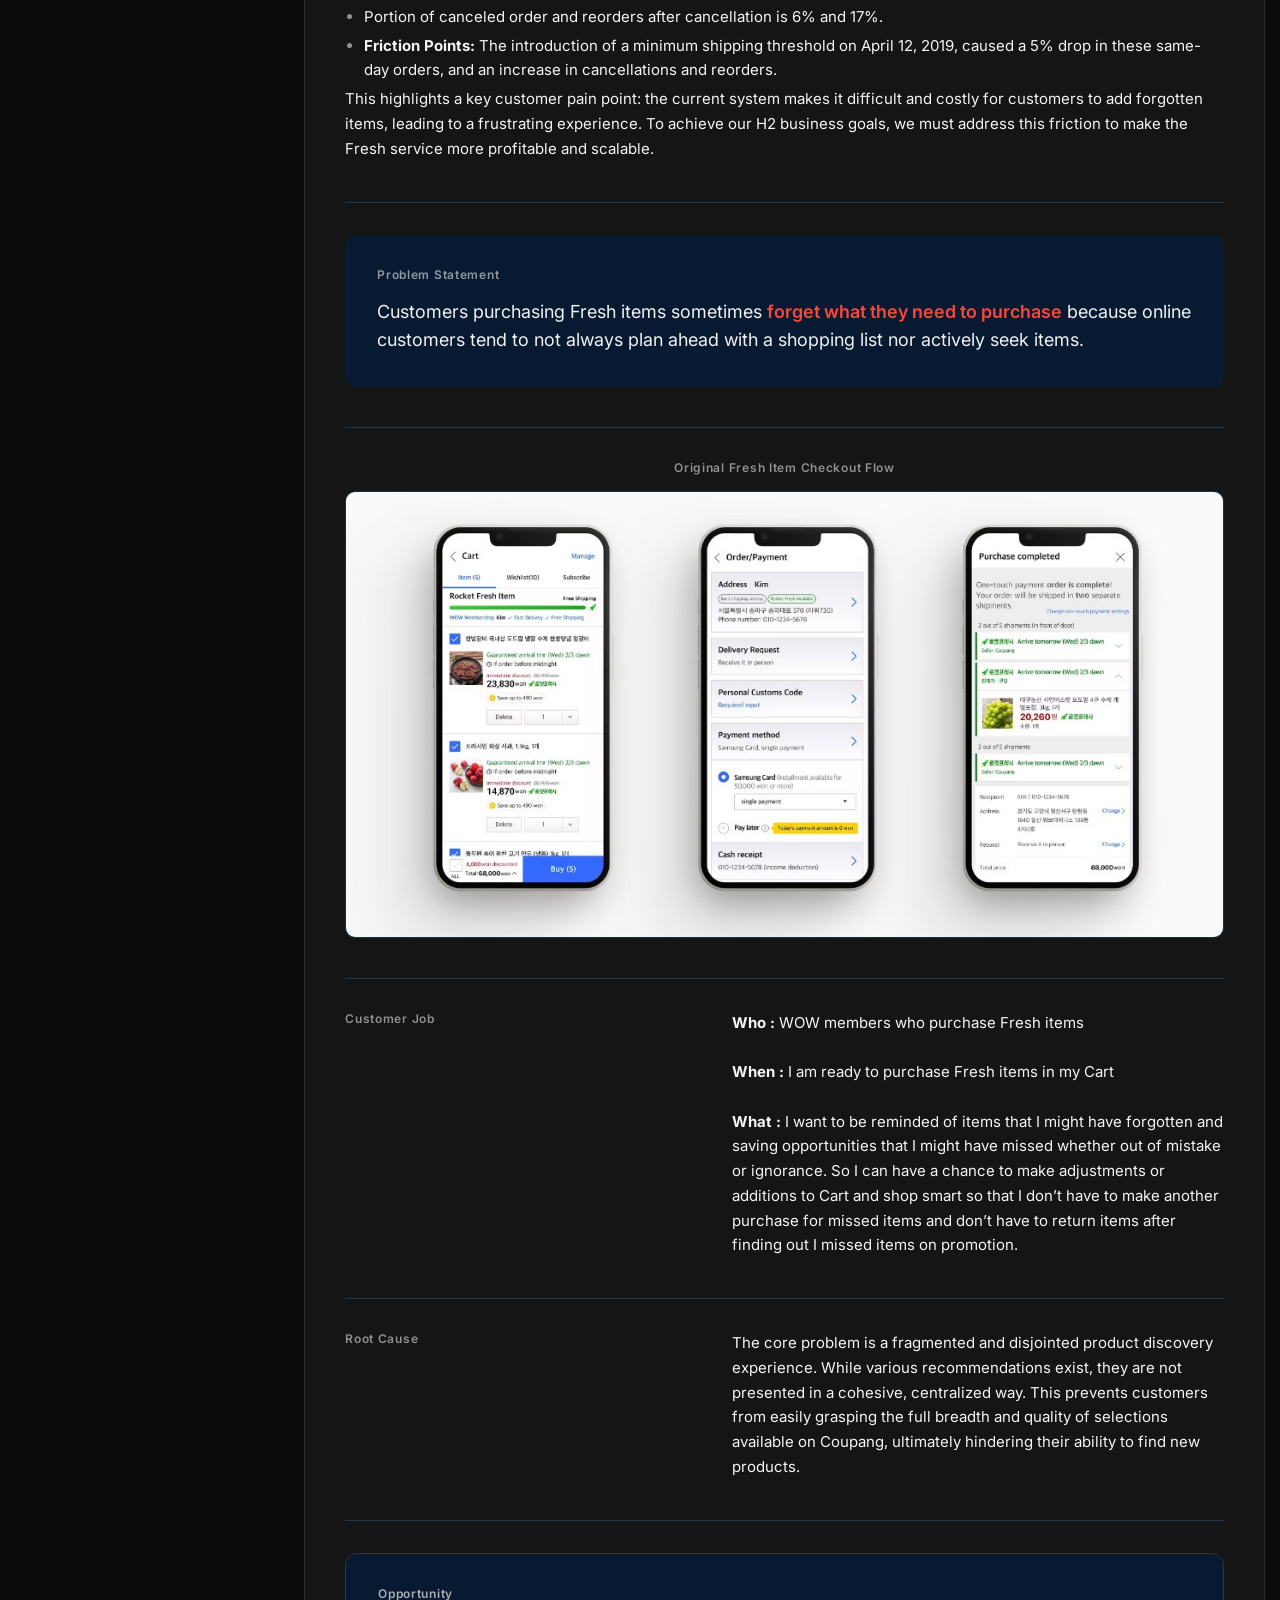
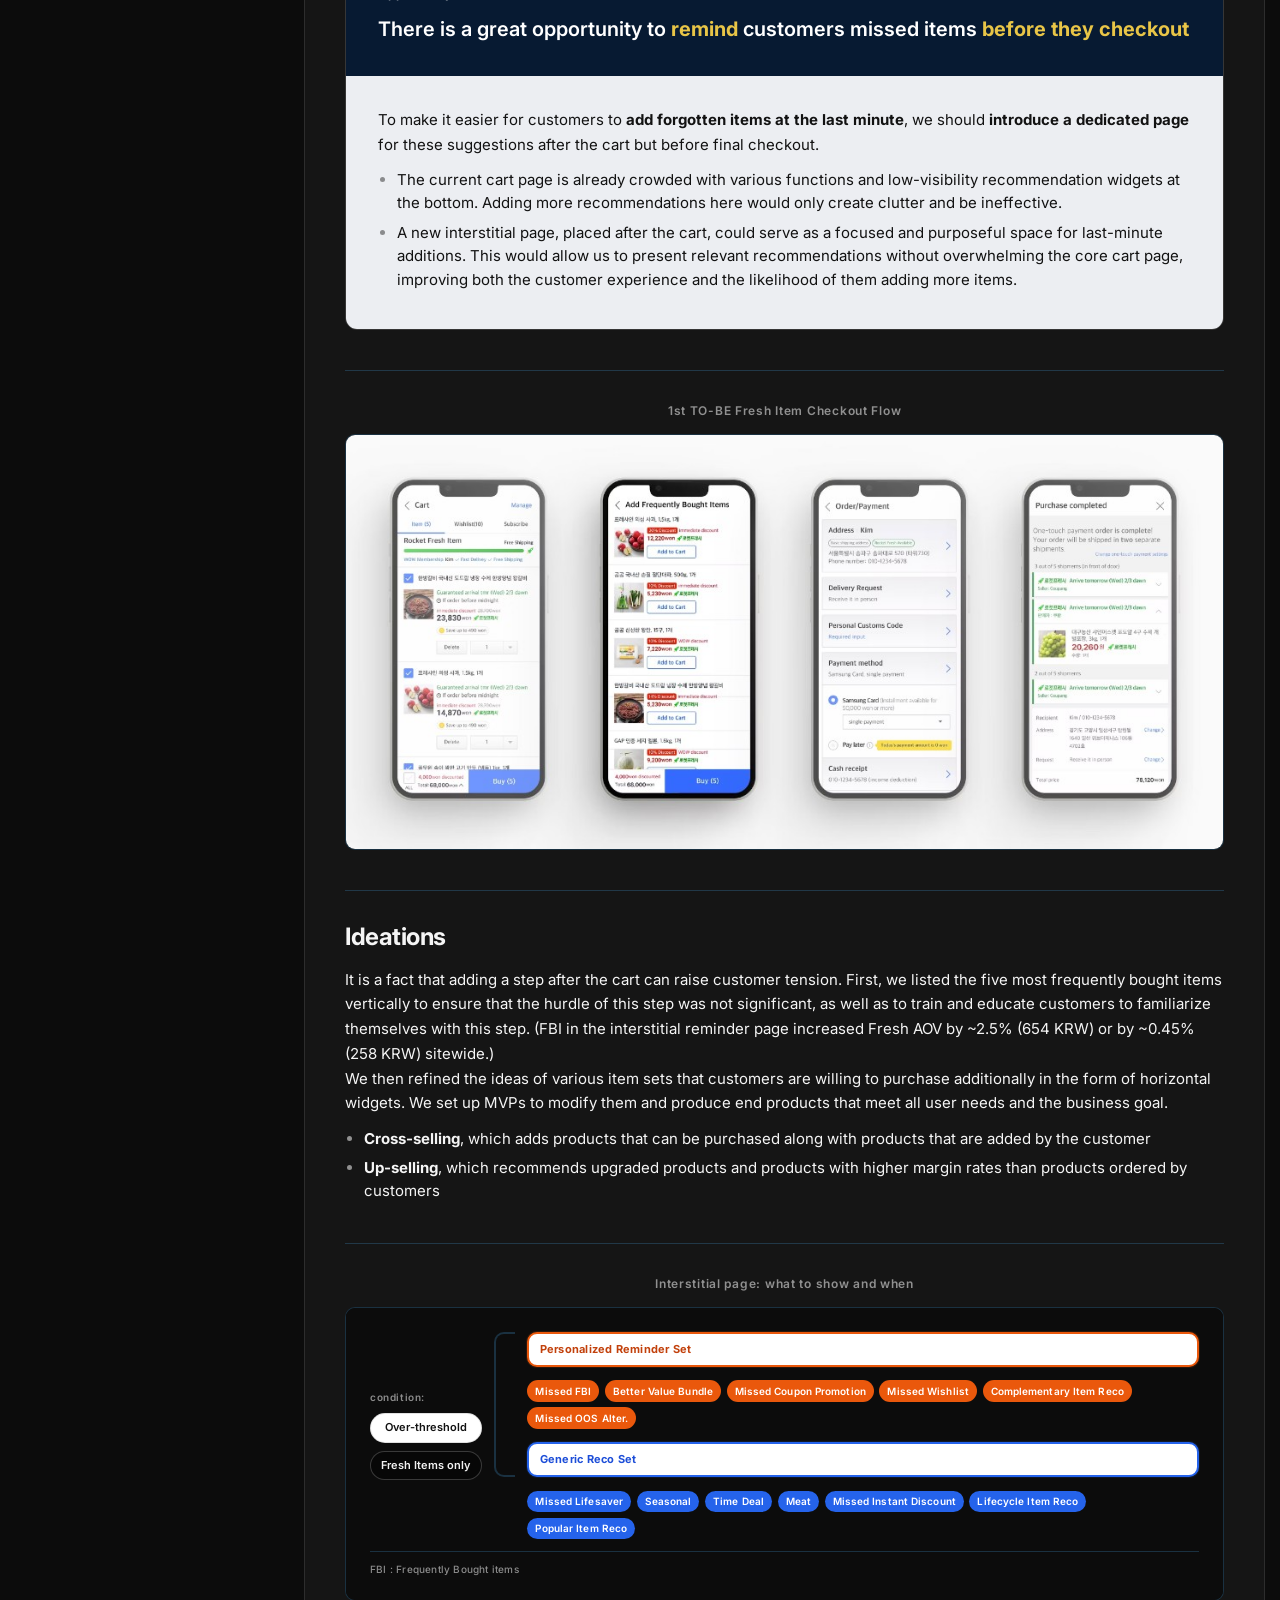
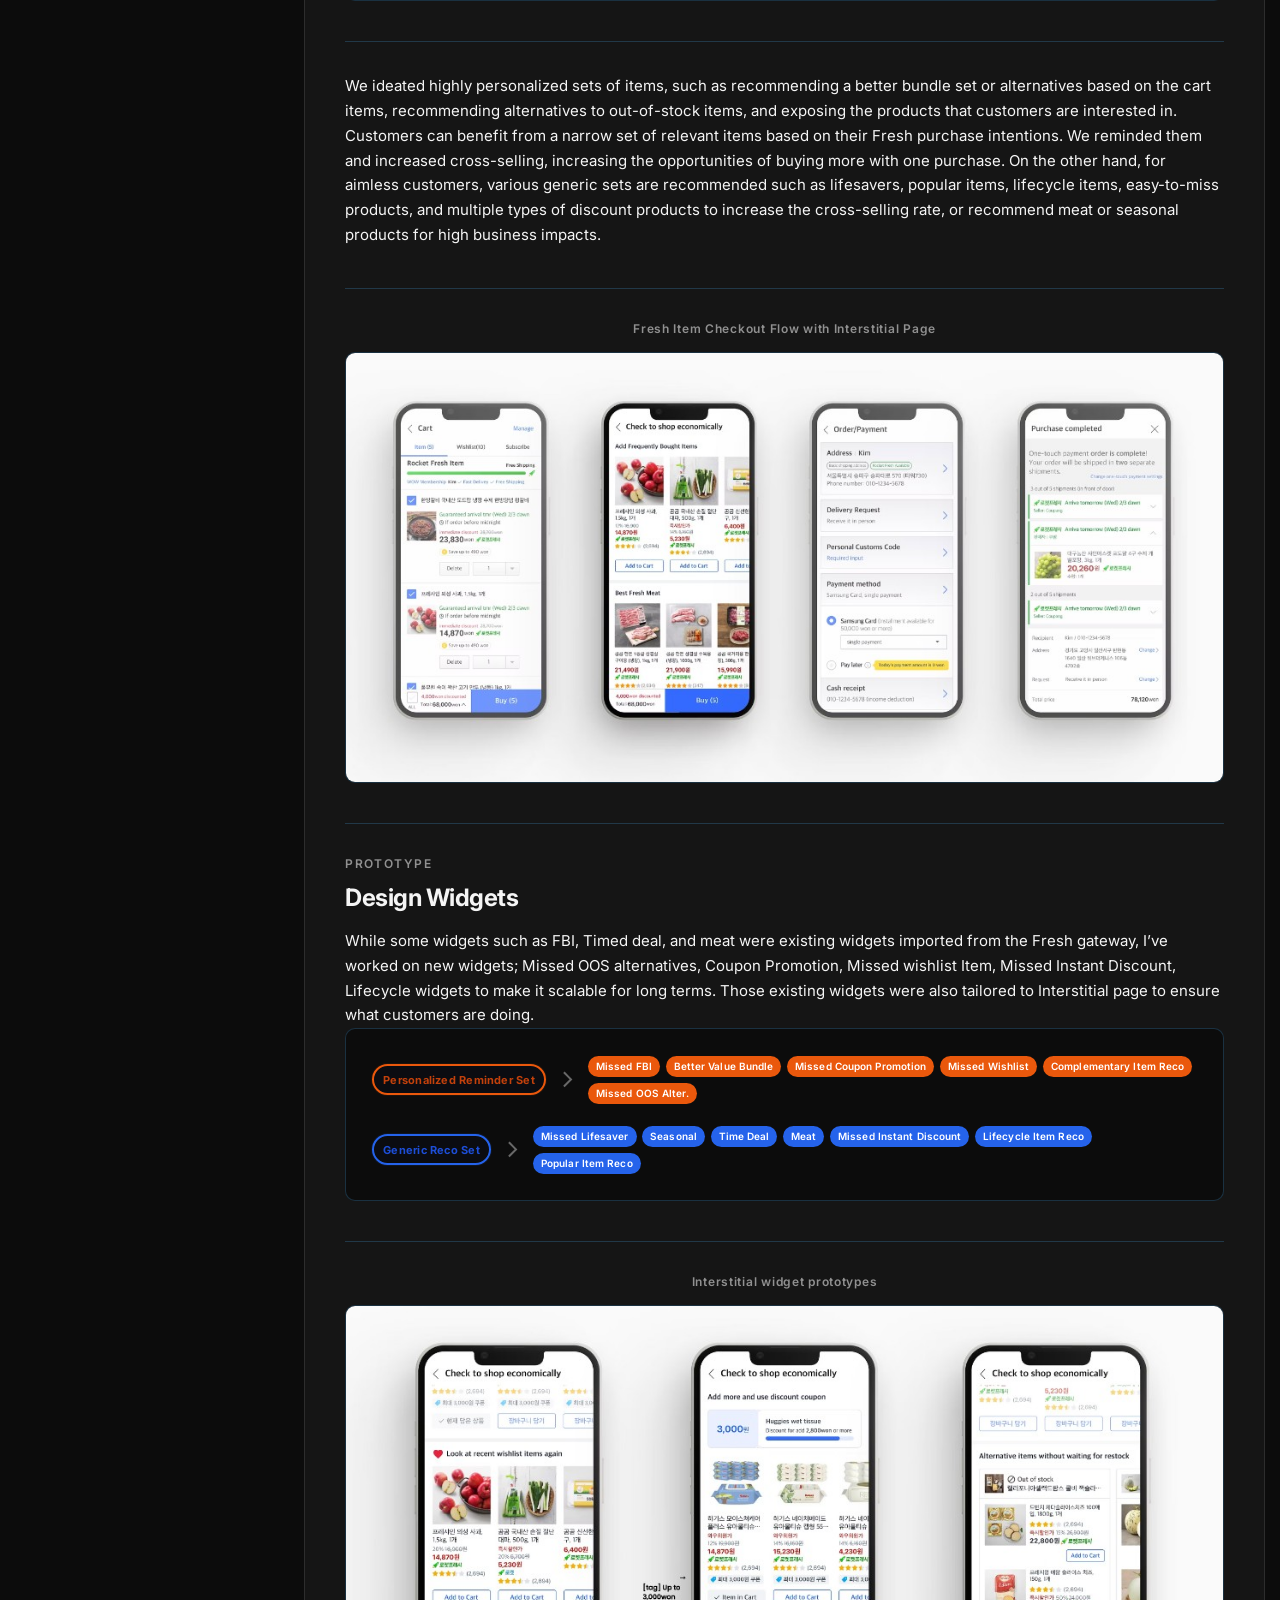
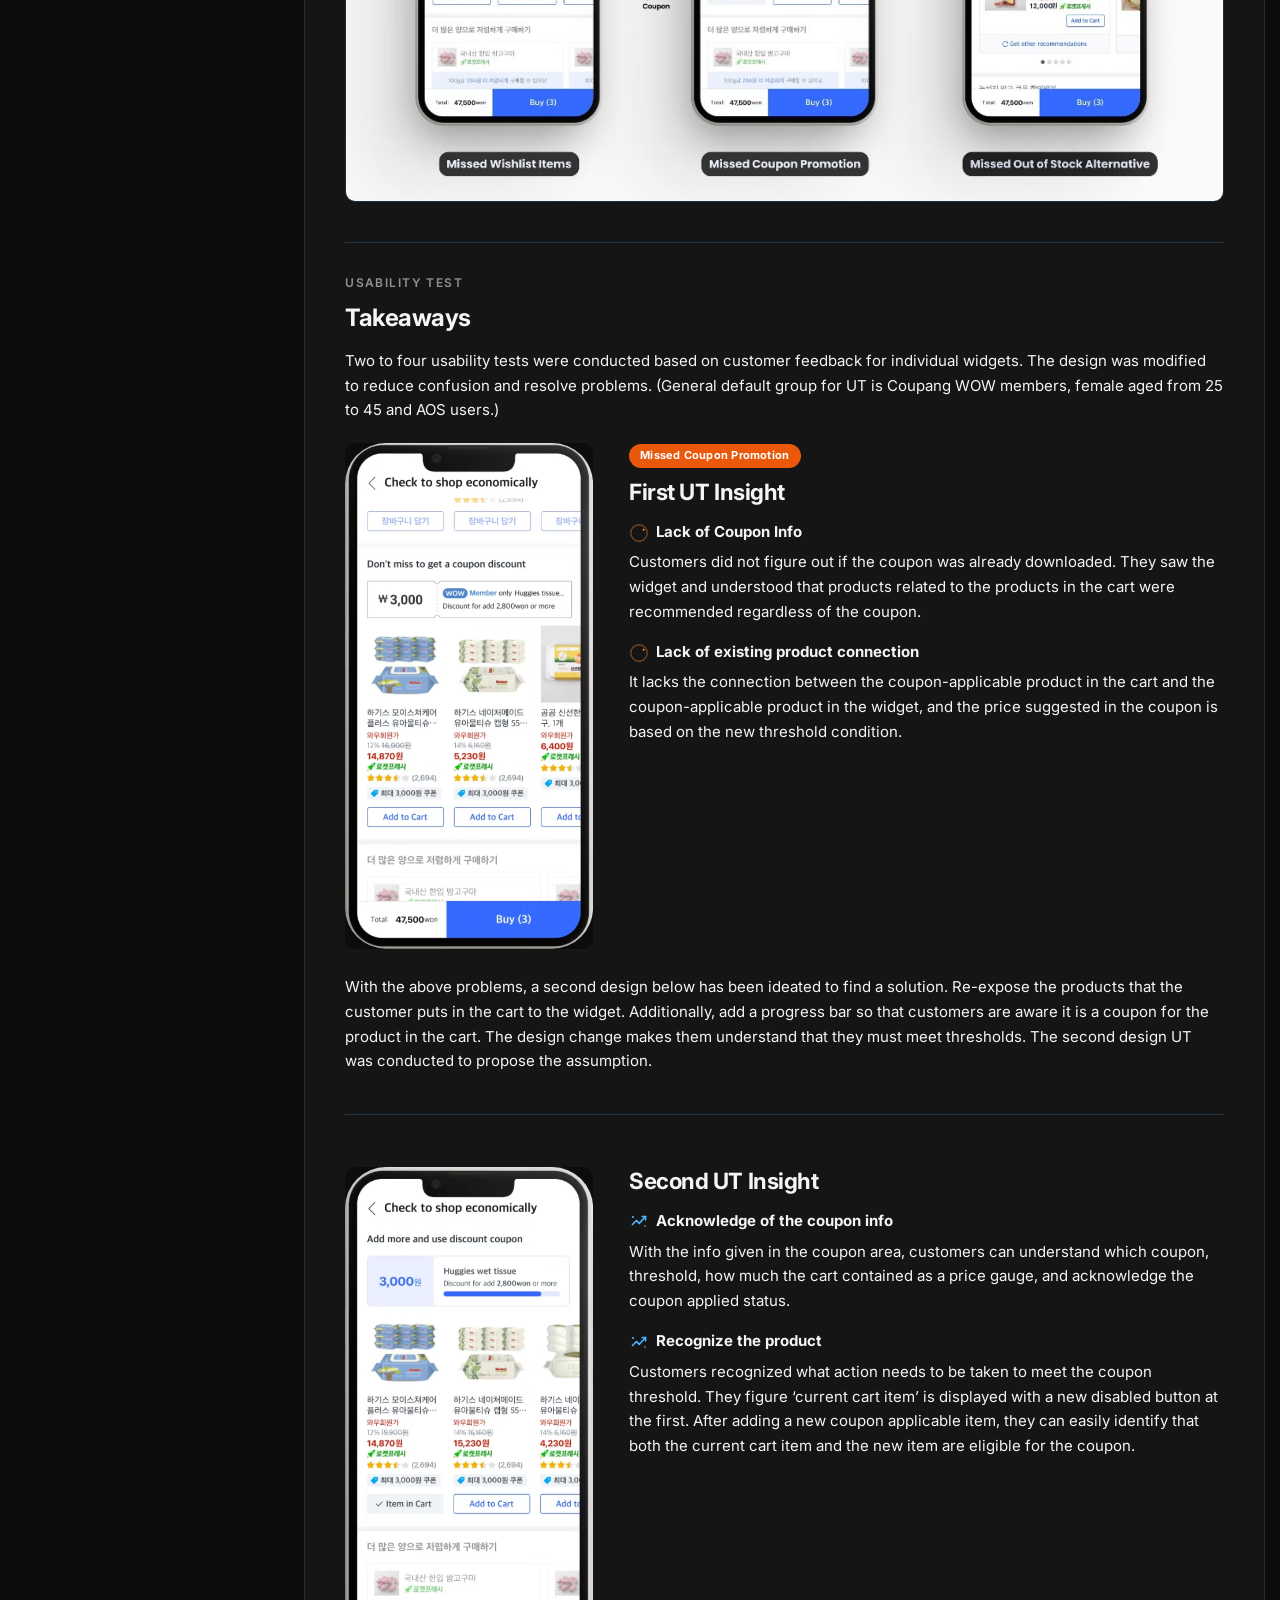
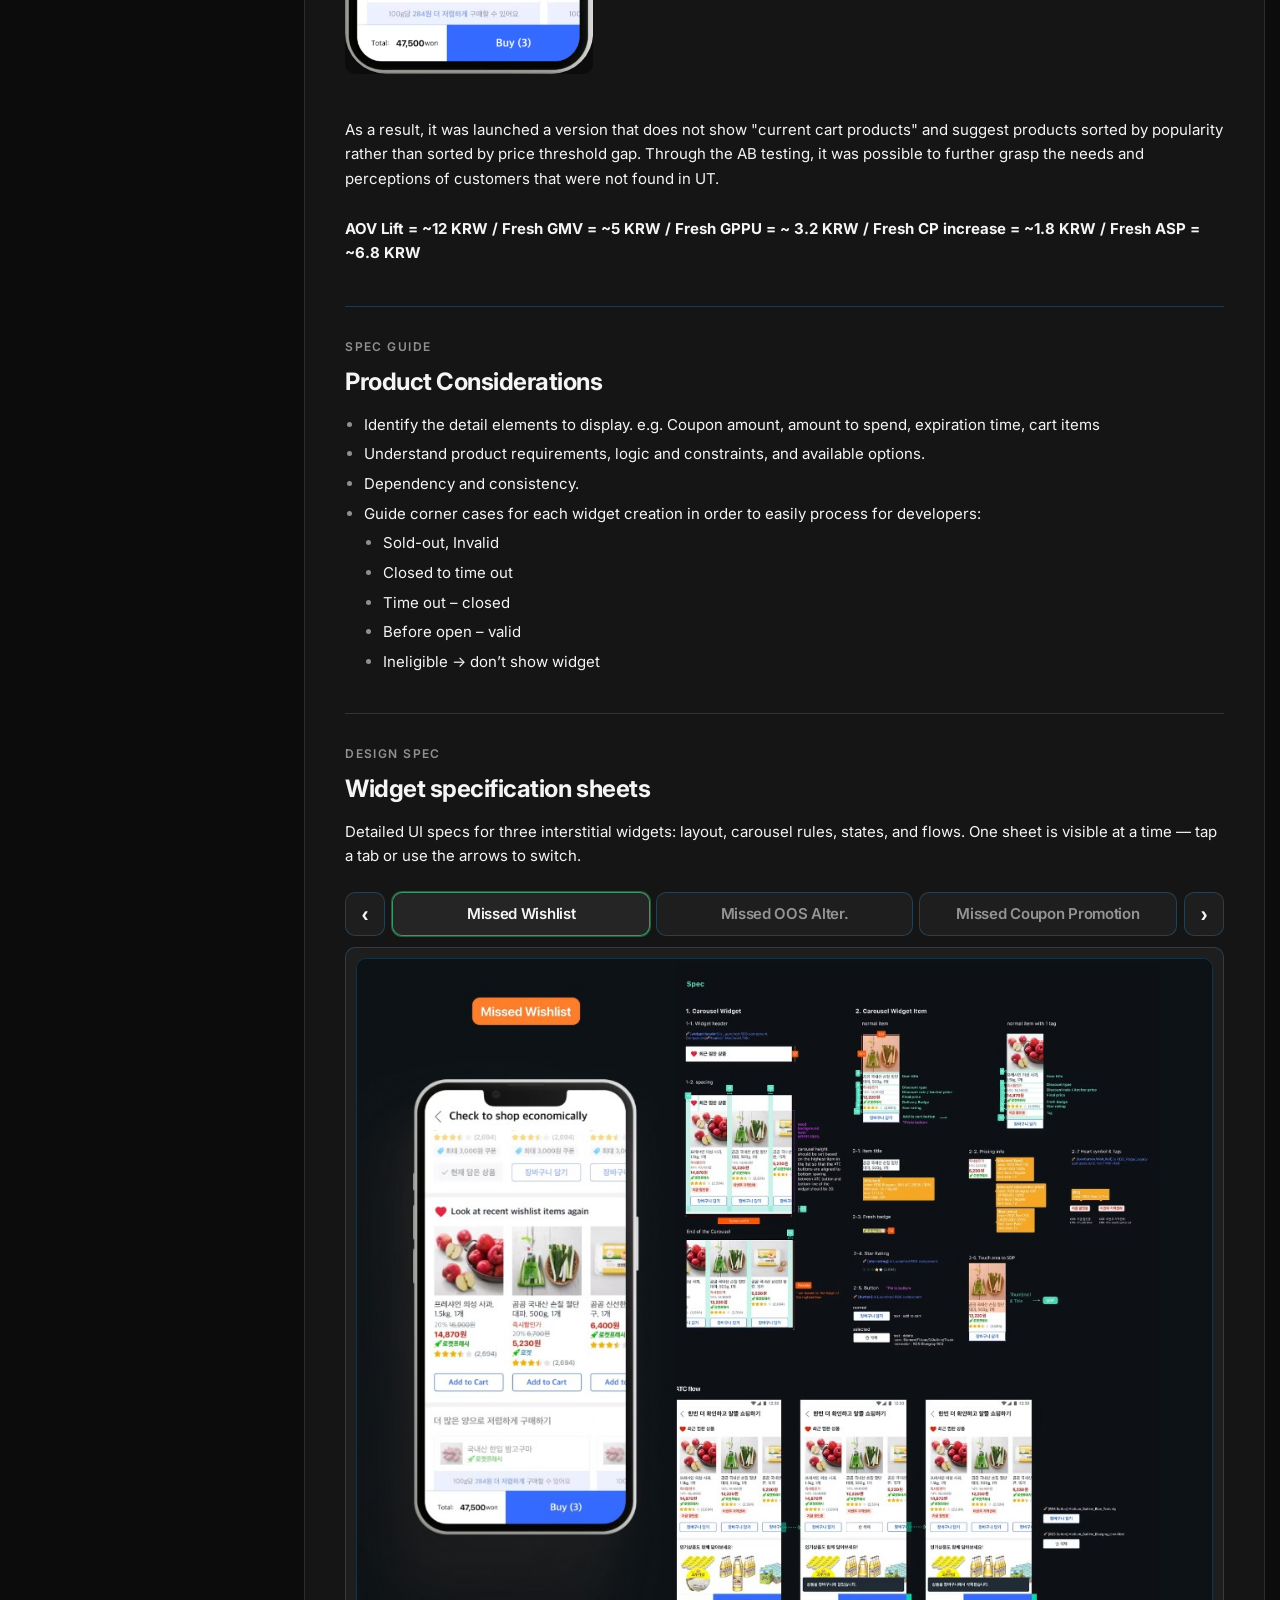
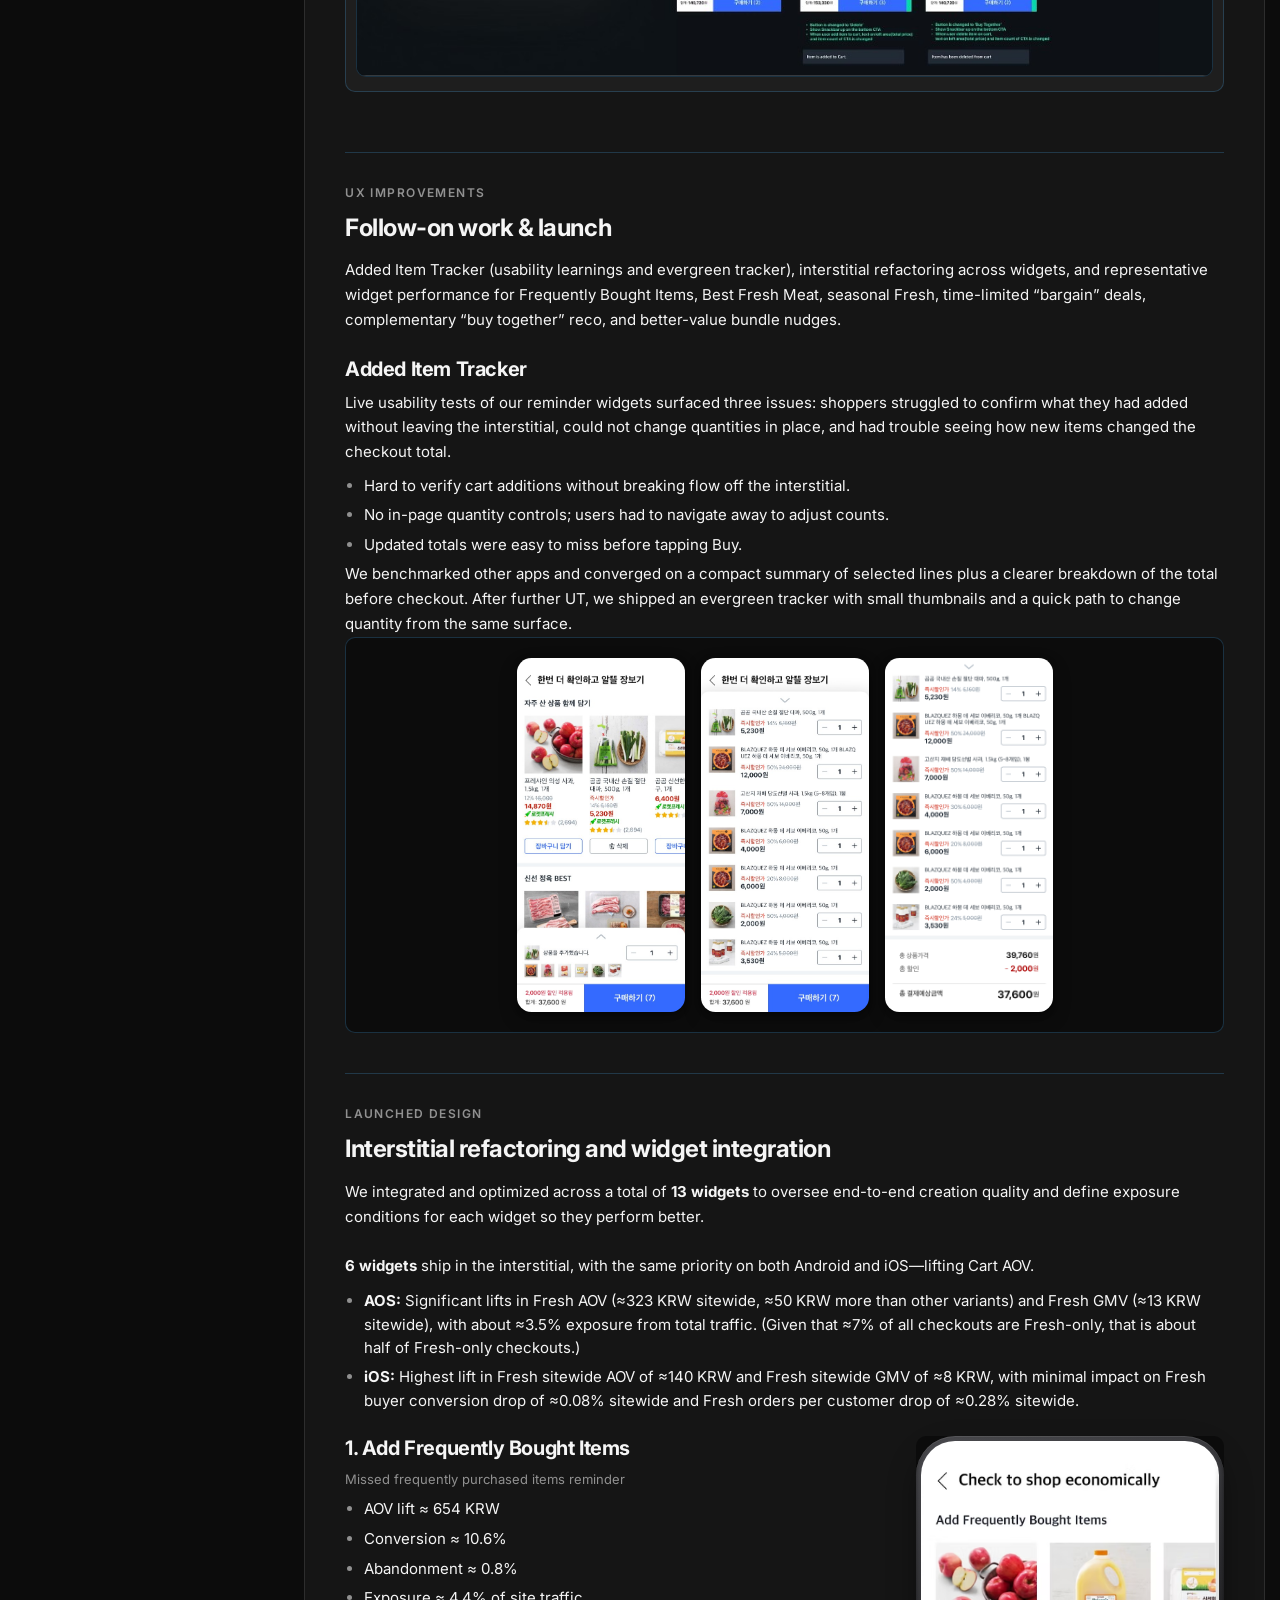
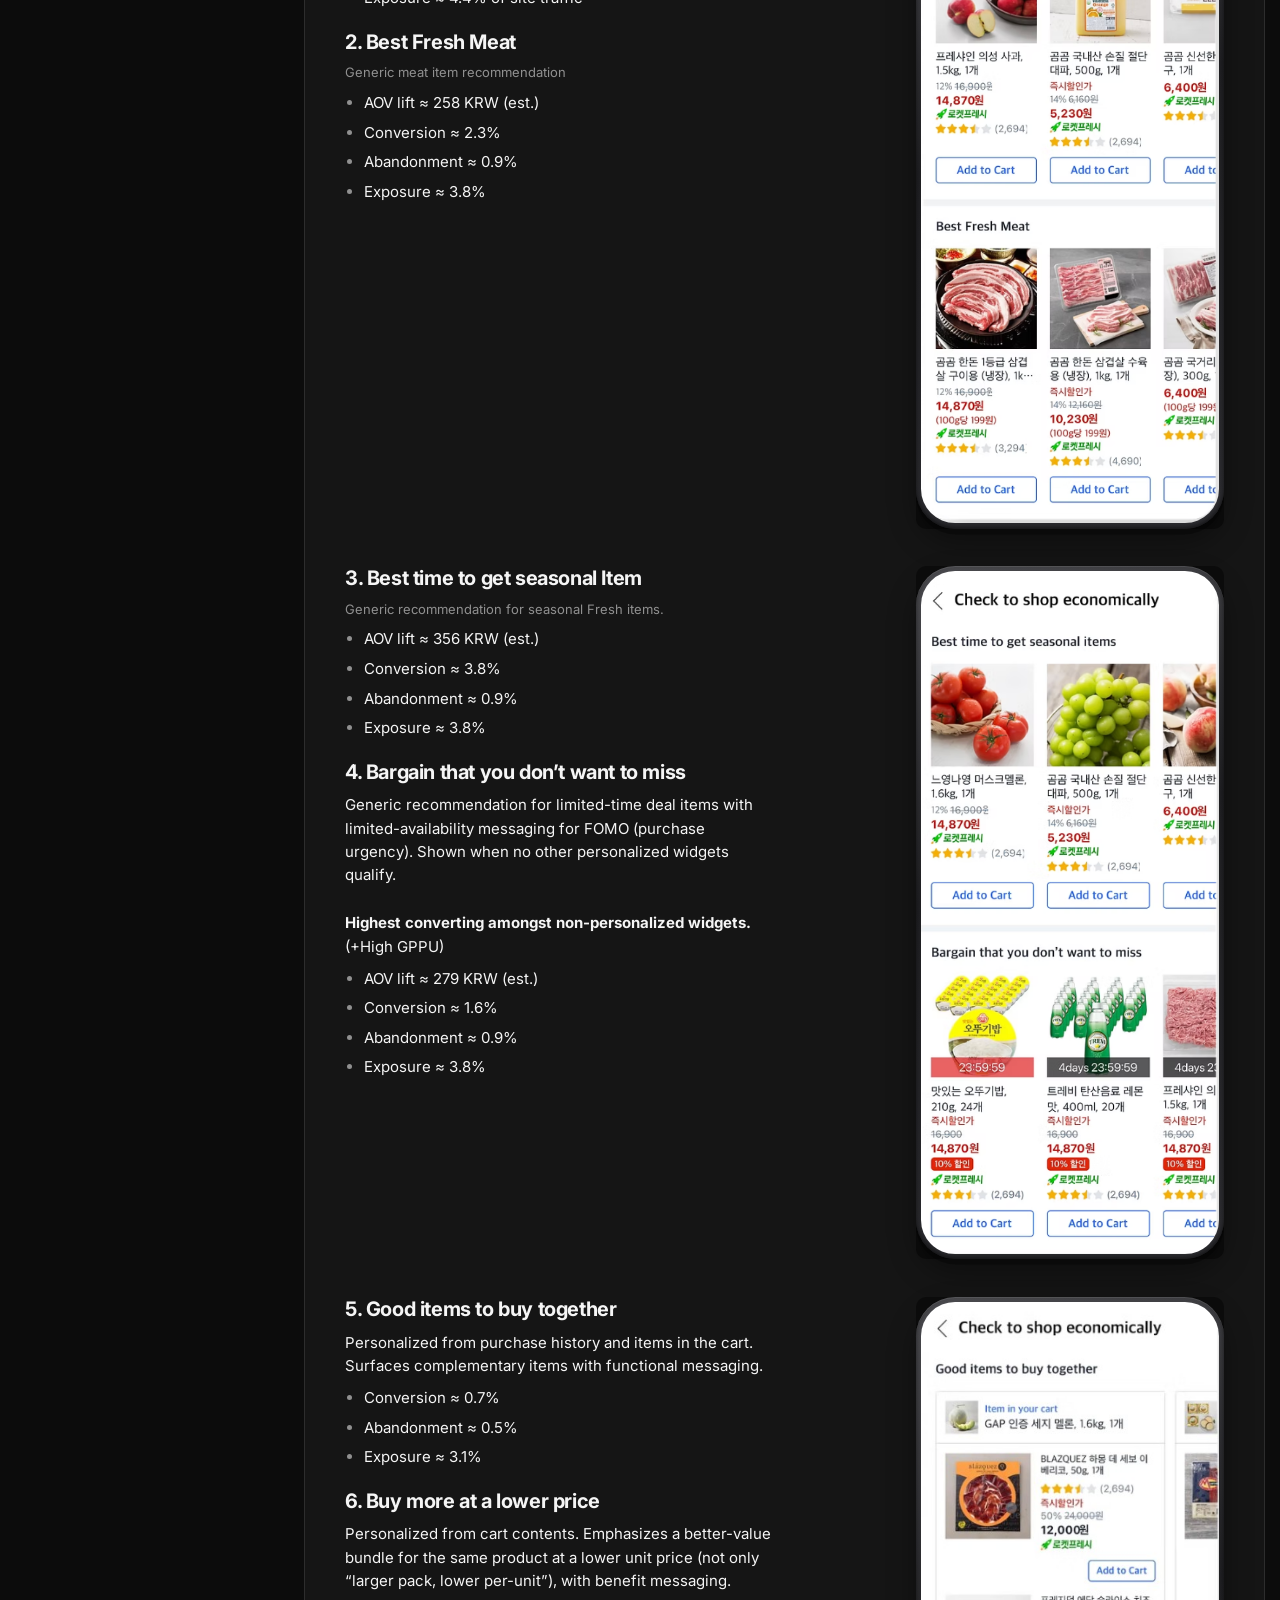
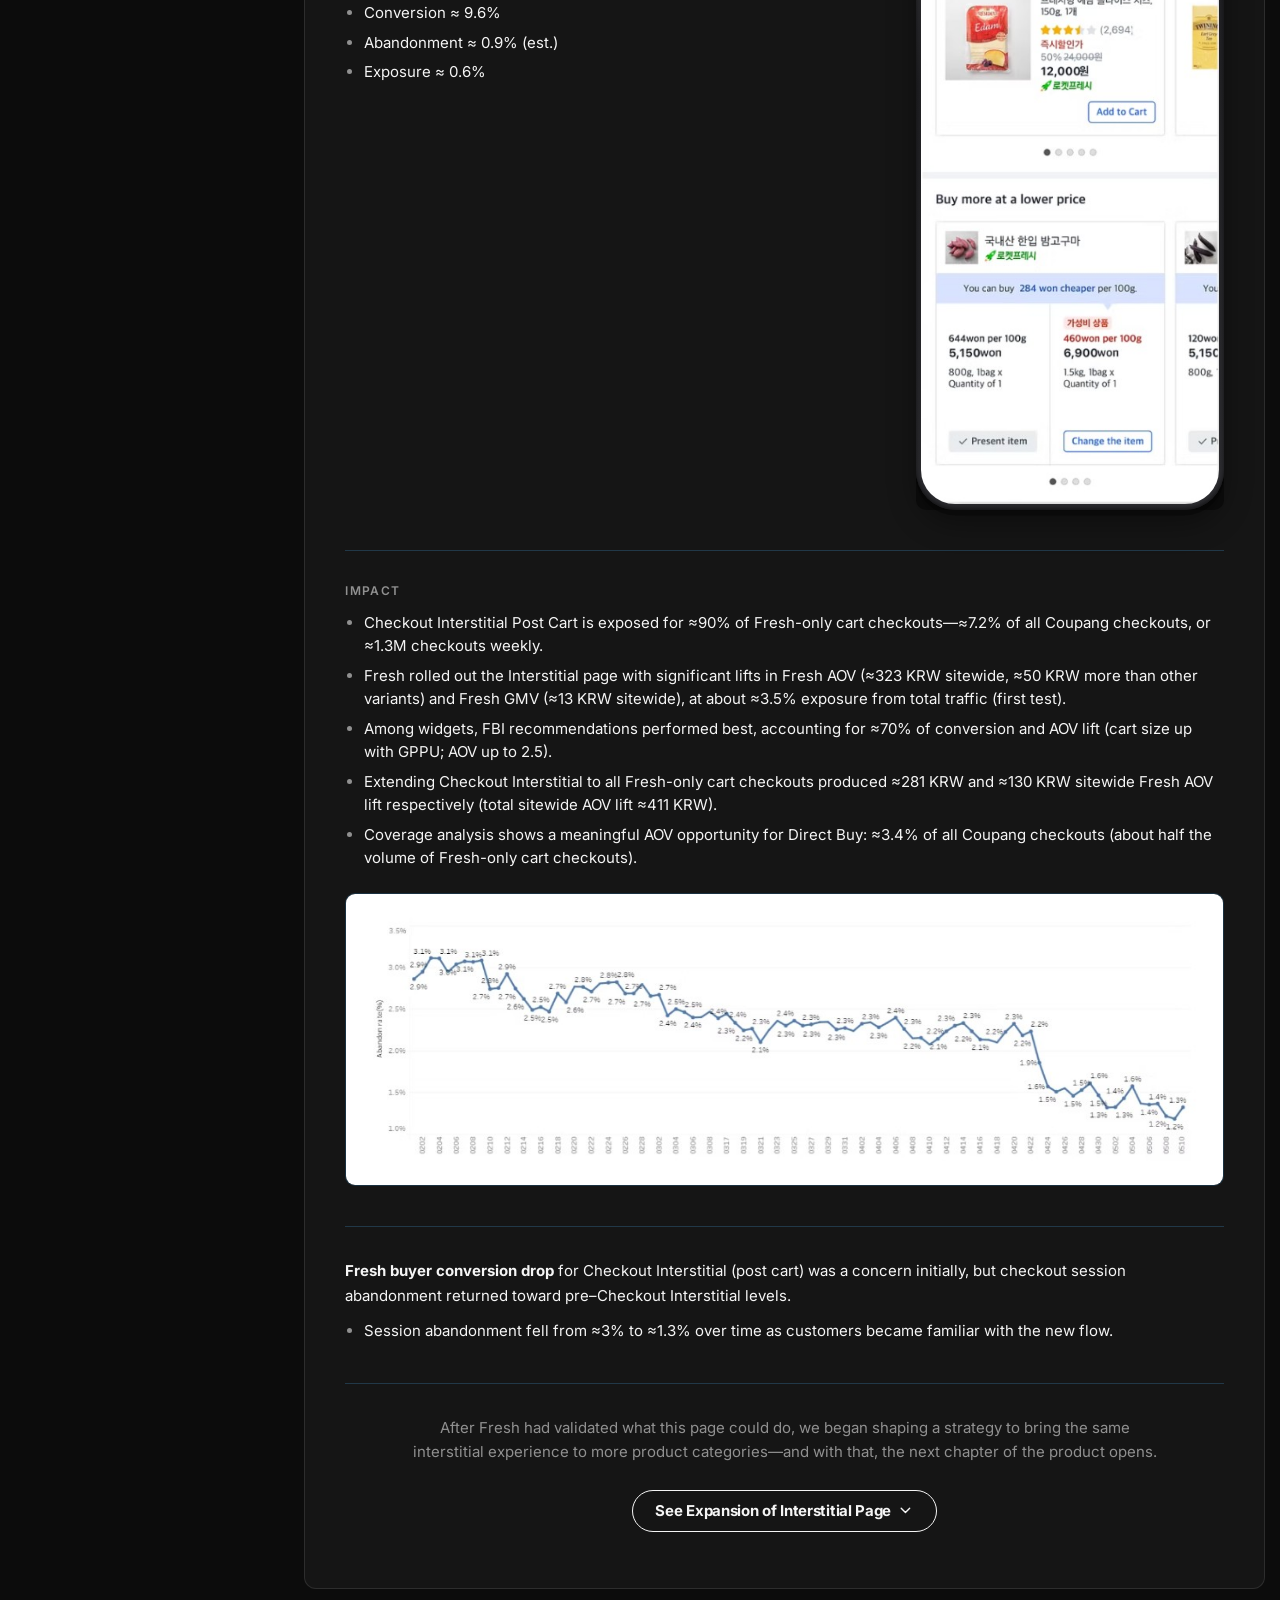
<file: works/work-coupang-upsell.html>
<!DOCTYPE html>
<html lang="en">
<head>
  <meta charset="UTF-8" />
  <meta name="viewport" content="width=device-width, initial-scale=1.0" />
  <title>Up &amp; Cross selling Rocket Fresh to expand retail in Post Cart — Hayeon Kim</title>
  <link rel="icon" href="../assets/favicon.svg" type="image/svg+xml" />
  <link rel="preconnect" href="https://fonts.googleapis.com" />
  <link rel="preconnect" href="https://fonts.gstatic.com" crossorigin />
  <link href="https://fonts.googleapis.com/css2?family=Inter:wght@400;500;600;700&display=swap" rel="stylesheet" />
  <script src="theme.js"></script>
  <link rel="stylesheet" href="work-detail.css" />
  <link rel="stylesheet" href="work-project.css" />
  <link rel="stylesheet" href="../assets/cursor.css" />
  <link rel="stylesheet" href="../assets/text-caret-hover.css" />
  <link rel="stylesheet" href="../assets/selection.css" />
</head>
<body class="page-coupang work-layout-project">
  <button type="button" class="theme-toggle" id="theme-toggle" aria-label="Switch theme" aria-pressed="false">
    <svg class="theme-icon-sun" viewBox="0 0 24 24" fill="none" stroke="currentColor" stroke-width="2" stroke-linecap="round" stroke-linejoin="round" aria-hidden="true">
      <circle cx="12" cy="12" r="4" />
      <path d="M12 2v2M12 20v2M4.93 4.93l1.41 1.41M17.66 17.66l1.41 1.41M2 12h2M20 12h2M4.93 19.07l1.41-1.41M17.66 6.34l1.41-1.41" />
    </svg>
    <svg class="theme-icon-moon" viewBox="0 0 24 24" fill="none" stroke="currentColor" stroke-width="2" stroke-linecap="round" stroke-linejoin="round" aria-hidden="true">
      <path d="M21 12.79A9 9 0 1 1 11.21 3 7 7 0 0 0 21 12.79z" />
    </svg>
  </button>
    <a class="work-close" href="../index.html#works" aria-label="Close project">
    <svg xmlns="http://www.w3.org/2000/svg" width="16" height="16" fill="currentColor" viewBox="0 0 256 256" aria-hidden="true">
      <path d="M205.66,194.34a8,8,0,0,1-11.32,11.32L128,139.31,61.66,205.66a8,8,0,0,1-11.32-11.32L116.69,128,50.34,61.66A8,8,0,0,1,61.66,50.34L128,116.69l66.34-66.35a8,8,0,0,1,11.32,11.32L139.31,128Z" />
    </svg>
  </a>
<div class="landing-cursor landing-cursor--paint" id="landing-cursor" aria-hidden="true">
    <svg class="landing-cursor__paint" viewBox="0 0 32 32" width="26" height="26" fill="none" aria-hidden="true">
      <path
        d="M16.1 5.2c2.6.1 4.6 1.7 5.4 3.8 1.7.4 3 1.8 3.1 3.6.9.5 1.5 1.5 1.4 2.7-.1 1.4-1.1 2.5-2.4 2.9.2 1.5-.6 3-2 3.6-1 .5-2.2.4-3.1-.1-.4 1.2-1.5 2.1-2.9 2.2-1.3.1-2.5-.6-3.1-1.7-1 .6-2.3.6-3.3 0-1.2-.7-1.8-2.1-1.6-3.4-1.2-.5-2-1.7-1.9-3 .1-1.4 1.1-2.5 2.4-2.9.1-1.7 1.2-3.1 2.8-3.6.7-1.9 2.5-3.2 4.7-3.3.1 0 .3 0 .5.02z"
        fill="currentColor"
      />
      <path
        d="M12.8 11.2c1.5-1 3.4-.8 4.6.5 1-.7 2.5-.6 3.4.5.6.7.7 1.7.3 2.5.9.6 1.2 1.7.8 2.7-.3.8-1.1 1.4-1.9 1.5-.1.9-.8 1.7-1.7 1.9-.7.1-1.3-.1-1.8-.5-.5.4-1.3.5-1.9.2-.9-.4-1.3-1.4-1.1-2.3-.8-.4-1.3-1.3-1.1-2.2.2-.9.8-1.5 1.6-1.7 0-.7.3-1.4.8-1.9.1-.1.2-.2.3-.2z"
        fill="currentColor"
        opacity=".72"
      />
      <path
        d="M15.4 9.6c1.1-.4 2.4-.1 3.1.9.8-.2 1.7.2 2.1 1 .3.6.2 1.3-.2 1.8.6.5.8 1.3.5 2-.2.6-.8 1-1.4 1 .1.7-.3 1.4-1 1.6-.5.1-1 0-1.3-.3-.4.3-1 .3-1.4 0-.6-.3-.8-1-.6-1.6-.6-.2-.9-.8-.8-1.5.1-.6.5-1.1 1.1-1.3.1-.6.4-1.1.9-1.4z"
        fill="currentColor"
        opacity=".55"
      />
      <path
        d="M14.2 13.8c.8-.5 1.8-.4 2.5.3.6-.3 1.4-.2 1.9.5.3.4.3 1 0 1.4.5.3.7.9.4 1.4-.2.4-.6.7-1.1.7 0 .5-.3.9-.8 1-.3.1-.7 0-.9-.2-.3.2-.7.2-1 0-.4-.2-.6-.7-.5-1.1-.4-.2-.7-.6-.6-1.1.1-.4.4-.7.8-.8.1-.4.3-.8.7-1 .1 0 .2-.1.2-.1z"
        fill="currentColor"
        opacity=".4"
      />
      <circle cx="7.2" cy="9.4" r="1.35" fill="currentColor" opacity=".85" />
      <circle cx="25.4" cy="12.2" r="1.05" fill="currentColor" opacity=".7" />
      <circle cx="22.8" cy="24.6" r="1.2" fill="currentColor" opacity=".8" />
      <circle cx="9.6" cy="23.8" r="0.9" fill="currentColor" opacity=".75" />
      <circle cx="19.2" cy="6.4" r="0.75" fill="currentColor" opacity=".65" />
      <ellipse cx="13.6" cy="10.2" rx="2.2" ry="1.2" fill="#fff" opacity=".4" transform="rotate(-28 13.6 10.2)" />
    </svg>
  </div>
  <main class="work-page work-page--project">
    <header class="work-project-hero">
      <div class="work-project-hero__media work-project-hero__media--cover work-project-hero__media--lifestyle-video">
        <img src="../assets/works-coupang-upsell-3phones-hd.jpg" alt="" decoding="async" aria-hidden="true" />
      </div>
      <div class="work-project-hero__identity" id="work-project-identity">
        <p class="work-project-hero__brand">Coupang</p>
        <h1 class="work-project-hero__title">Upsell retail</h1>
        <p class="work-project-hero__desc">Up & cross sell Rocket Fresh in post cart</p>
      </div>
    </header>

    <div class="work-project-body">
      <div class="work-project-main">
        <div class="work-project-intro">
          <div class="work-project-intro__copy">
            <p class="work-project-intro__overview">
              Grow order value with interstitial upsell and cross-sell before checkout — wishlist, coupons, and retail expansion across Rocket Fresh.
            </p>
          </div>
          <ul class="work-project-intro__tags" role="list">
            <li class="work-project-intro__tag" role="listitem">CX enhancement</li>
            <li class="work-project-intro__tag" role="listitem">Shipped</li>
            <li class="work-project-intro__tag" role="listitem">Nov 20' – Dec 21'</li>
          </ul>
        </div>


<section class="work-case-body" aria-label="Case study context">
      <div class="work-case-body__grid">
        <div class="work-case-body__column">
          <h2 class="work-case-body__label">Overview</h2>
          <p class="work-case-body__prose">
            Just as Coupang shoppers want to easily find what they need to order, we help them with the &lsquo;Interstitial page&rsquo;, which offers a variety of options to buy just before checkout, allowing them to choose forgotten or interesting products.
          </p>
          <h2 class="work-case-body__label">App</h2>
          <div class="work-case-body__app-row">
            <p class="work-case-body__app-line">Available on iOS &amp; Android</p>
          </div>
        </div>
        <div class="work-case-body__column">
          <h2 class="work-case-body__label">About Coupang</h2>
          <p class="work-case-body__prose">
            Coupang is a large e-commerce platform with a rapidly growing Rocket member base, offering Rocket Delivery in Korea. Coupang offers retail services such as Rocket Fresh (grocery), Rocket Delivery, and Rocket WOW.
          </p>
          <h2 class="work-case-body__label">My role</h2>
          <p class="work-case-body__prose">
            I was one of two designers on the Rocket Fresh team that created the Interstitial page. I worked with stakeholders: a product owner, FE and BE engineers, two Fresh marketers, two fulfillment operators, a data analyst, and two content strategists. I drove UX execution and experience alignment across the product. My contribution was UX that balances a customer-centric experience with a business-driven product vision.
          </p>
          <p class="work-case-body__prose work-case-body__prose--tight-top">
            The work was conducted to improve Rocket Fresh, a fresh grocery service for WOW members, and by December 2021 it was also applied to the core funnel of all retail products and delivered strong business impact.
          </p>
        </div>
      </div>
      <div class="work-case-body__mission">
        <h2 class="work-case-body__label">Background</h2>
        <p class="work-case-body__prose">
          Between January and November 2019, data showed that customers often realize they&rsquo;ve forgotten items on their Fresh orders shortly after checkout.
        </p>
        <p class="work-case-body__prose work-case-body__prose--tight-top">Key findings include:</p>
        <ul class="work-case-body__list">
          <li>
            <strong>Quick Reorders:</strong> Over half (50.5%) of same-day Fresh second orders were placed within 30 minutes of the first. (compared to 60, 120, and over 120min)
          </li>
          <li>Average order value (AOV) for the same day 2nd orders is 25,101 GMV with 2.65 product count.</li>
          <li>Portion of canceled order and reorders after cancellation is 6% and 17%.</li>
          <li>
            <strong>Friction Points:</strong> The introduction of a minimum shipping threshold on April 12, 2019, caused a 5% drop in these same-day orders, and an increase in cancellations and reorders.
          </li>
        </ul>
        <p class="work-case-body__prose work-case-body__prose--tight-top">
          This highlights a key customer pain point: the current system makes it difficult and costly for customers to add forgotten items, leading to a frustrating experience. To achieve our H2 business goals, we must address this friction to make the Fresh service more profitable and scalable.
        </p>
      </div>

      <div class="work-case-body__mission">
        <div class="work-coupang-callout" role="region" aria-labelledby="coupang-problem-heading">
          <h2 id="coupang-problem-heading" class="work-coupang-callout__label">Problem Statement</h2>
          <p class="work-coupang-callout__prose">
            Customers purchasing Fresh items sometimes <span class="work-coupang-callout__em">forget what they need to purchase</span> because online customers tend to not always plan ahead with a shopping list nor actively seek items.
          </p>
        </div>
      </div>

      <div class="work-case-body__mission">
        <p class="work-coupang-flow-heading">Original Fresh Item Checkout Flow</p>
        <figure class="work-visual work-visual--coupang-flow work-visual--coupang-flow--flush">
          <img
            src="../assets/works-coupang-original-flow.png"
            alt="Three mobile screens: Rocket Fresh cart with Buy button, order and payment details, and purchase completed confirmation with shipment breakdown"
            width="1024"
            height="519"
            loading="lazy"
          />
        </figure>
      </div>

      <div class="work-case-body__mission">
        <div class="work-case-body__grid work-case-body__grid--align-start">
          <div class="work-case-body__column">
            <h2 class="work-case-body__label">Customer Job</h2>
          </div>
          <div class="work-case-body__column">
            <p class="work-case-body__prose"><strong>Who :</strong> WOW members who purchase Fresh items</p>
            <p class="work-case-body__prose work-case-body__prose--tight-top"><strong>When :</strong> I am ready to purchase Fresh items in my Cart</p>
            <p class="work-case-body__prose work-case-body__prose--tight-top">
              <strong>What :</strong> I want to be reminded of items that I might have forgotten and saving opportunities that I might have missed whether out of mistake or ignorance. So I can have a chance to make adjustments or additions to Cart and shop smart so that I don&rsquo;t have to make another purchase for missed items and don&rsquo;t have to return items after finding out I missed items on promotion.
            </p>
          </div>
        </div>
      </div>

      <div class="work-case-body__mission">
        <div class="work-case-body__grid work-case-body__grid--align-start">
          <div class="work-case-body__column">
            <h2 class="work-case-body__label">Root Cause</h2>
          </div>
          <div class="work-case-body__column">
            <p class="work-case-body__prose">
              The core problem is a fragmented and disjointed product discovery experience. While various recommendations exist, they are not presented in a cohesive, centralized way. This prevents customers from easily grasping the full breadth and quality of selections available on Coupang, ultimately hindering their ability to find new products.
            </p>
          </div>
        </div>
      </div>

      <div class="work-case-body__mission">
        <div class="work-coupang-opportunity" role="region" aria-labelledby="coupang-opportunity-heading">
          <div class="work-coupang-opportunity__top">
            <h2 id="coupang-opportunity-heading" class="work-coupang-opportunity__eyebrow">Opportunity</h2>
            <p class="work-coupang-opportunity__lead">
              There is a great opportunity to <span class="work-coupang-opportunity__gold">remind</span> customers missed items <span class="work-coupang-opportunity__gold">before they checkout</span>
            </p>
          </div>
          <div class="work-coupang-opportunity__bottom">
            <p class="work-case-body__prose">
              To make it easier for customers to <strong>add forgotten items at the last minute</strong>, we should <strong>introduce a dedicated page</strong> for these suggestions after the cart but before final checkout.
            </p>
            <ul class="work-case-body__list">
              <li>The current cart page is already crowded with various functions and low-visibility recommendation widgets at the bottom. Adding more recommendations here would only create clutter and be ineffective.</li>
              <li>A new interstitial page, placed after the cart, could serve as a focused and purposeful space for last-minute additions. This would allow us to present relevant recommendations without overwhelming the core cart page, improving both the customer experience and the likelihood of them adding more items.</li>
            </ul>
          </div>
        </div>
      </div>

      <div class="work-case-body__mission">
        <p class="work-coupang-flow-heading">1st TO-BE Fresh Item Checkout Flow</p>
        <figure class="work-visual work-visual--coupang-flow work-visual--coupang-flow--flush">
          <img
            src="../assets/works-coupang-tobe-flow.png"
            alt="Four screens: cart with Rocket Fresh items, Add Frequently Bought Items interstitial, order and payment, and purchase completed with shipment summary"
            width="1024"
            height="483"
            loading="lazy"
          />
        </figure>
      </div>

      <div class="work-case-body__mission">
        <h2 class="work-coupang-block-title">Ideations</h2>
        <p class="work-case-body__prose">
          It is a fact that adding a step after the cart can raise customer tension. First, we listed the five most frequently bought items vertically to ensure that the hurdle of this step was not significant, as well as to train and educate customers to familiarize themselves with this step. (FBI in the interstitial reminder page increased Fresh AOV by ~2.5% (654 KRW) or by ~0.45% (258 KRW) sitewide.)
        </p>
        <p class="work-case-body__prose work-case-body__prose--tight-top">
          We then refined the ideas of various item sets that customers are willing to purchase additionally in the form of horizontal widgets. We set up MVPs to modify them and produce end products that meet all user needs and the business goal.
        </p>
        <ul class="work-case-body__list">
          <li><strong>Cross-selling</strong>, which adds products that can be purchased along with products that are added by the customer</li>
          <li><strong>Up-selling</strong>, which recommends upgraded products and products with higher margin rates than products ordered by customers</li>
        </ul>
      </div>

      <div class="work-case-body__mission">
        <p class="work-coupang-flow-heading">Interstitial page: what to show and when</p>
        <figure
          class="work-visual work-visual--coupang-chart work-visual--coupang-chart--flush work-coupang-reco-chart"
          aria-labelledby="reco-chart-caption"
        >
          <figcaption id="reco-chart-caption" class="work-coupang-reco-chart__sr-only">
            Interstitial recommendation logic. Triggers: Over-threshold and Fresh items only. These feed Personalized Reminder Set
            (frequently bought: Missed FBI, Better Value Bundle, Missed Coupon Promotion, Missed Wishlist, Complementary Item Reco,
            Missed OOS Alter.) and Generic Reco Set (Missed Lifesaver, Seasonal, Time Deal, Meat, Missed Instant Discount,
            Lifecycle Item Reco, Popular Item Reco).
          </figcaption>
          <div class="work-coupang-reco-chart__canvas">
            <div class="work-coupang-reco-chart__flow work-coupang-reco-chart__flow--grid">
              <div class="work-coupang-reco-chart__triggers">
                <span class="work-coupang-reco-chart__trigger-label">condition:</span>
                <span class="work-coupang-reco-chart__trigger work-coupang-reco-chart__trigger--light">Over-threshold</span>
                <span class="work-coupang-reco-chart__trigger work-coupang-reco-chart__trigger--dark">Fresh Items only</span>
              </div>
              <div class="work-coupang-reco-chart__connector" aria-hidden="true"></div>
              <h3 id="reco-title-personal" class="work-coupang-reco-chart__box work-coupang-reco-chart__box--orange work-coupang-reco-chart__grid-title">
                Personalized Reminder Set
              </h3>
              <ul class="work-coupang-reco-chart__chips work-coupang-reco-chart__chips--orange work-coupang-reco-chart__grid-chips" aria-labelledby="reco-title-personal">
                <li>Missed FBI</li>
                <li>Better Value Bundle</li>
                <li>Missed Coupon Promotion</li>
                <li>Missed Wishlist</li>
                <li>Complementary Item Reco</li>
                <li>Missed OOS Alter.</li>
              </ul>
              <h3 id="reco-title-generic" class="work-coupang-reco-chart__box work-coupang-reco-chart__box--blue work-coupang-reco-chart__grid-title">
                Generic Reco Set
              </h3>
              <ul class="work-coupang-reco-chart__chips work-coupang-reco-chart__chips--blue work-coupang-reco-chart__grid-chips" aria-labelledby="reco-title-generic">
                <li>Missed Lifesaver</li>
                <li>Seasonal</li>
                <li>Time Deal</li>
                <li>Meat</li>
                <li>Missed Instant Discount</li>
                <li>Lifecycle Item Reco</li>
                <li>Popular Item Reco</li>
              </ul>
            </div>
            <p class="work-coupang-reco-chart__legend">FBI : Frequently Bought items</p>
          </div>
        </figure>
      </div>

      <div class="work-case-body__mission">
        <p class="work-case-body__prose">
          We ideated highly personalized sets of items, such as recommending a better bundle set or alternatives based on the cart items, recommending alternatives to out-of-stock items, and exposing the products that customers are interested in. Customers can benefit from a narrow set of relevant items based on their Fresh purchase intentions. We reminded them and increased cross-selling, increasing the opportunities of buying more with one purchase. On the other hand, for aimless customers, various generic sets are recommended such as lifesavers, popular items, lifecycle items, easy-to-miss products, and multiple types of discount products to increase the cross-selling rate, or recommend meat or seasonal products for high business impacts.
        </p>
      </div>

      <div class="work-case-body__mission">
        <p class="work-coupang-flow-heading">Fresh Item Checkout Flow with Interstitial Page</p>
        <figure class="work-visual work-visual--coupang-flow work-visual--coupang-flow--flush">
          <img
            src="../assets/works-coupang-checkout-interstitial.png"
            alt="Four screens: cart, Check to shop economically interstitial with frequently bought items and meat, order payment, and purchase completed"
            width="1024"
            height="501"
            loading="lazy"
          />
        </figure>
      </div>

      <div class="work-case-body__mission">
        <p class="work-case-body__label work-case-body__label--caps">Prototype</p>
        <h2 class="work-coupang-block-title">Design Widgets</h2>
        <p class="work-case-body__prose">
          While some widgets such as FBI, Timed deal, and meat were existing widgets imported from the Fresh gateway, I&rsquo;ve worked on new widgets; Missed OOS alternatives, Coupon Promotion, Missed wishlist Item, Missed Instant Discount, Lifecycle widgets to make it scalable for long terms. Those existing widgets were also tailored to Interstitial page to ensure what customers are doing.
        </p>
        <figure
          class="work-visual work-coupang-widget-chart"
          aria-labelledby="widget-chart-caption"
        >
          <figcaption id="widget-chart-caption" class="work-coupang-reco-chart__sr-only">
            Design widgets: Personalized Reminder Set flows to Missed FBI, Better Value Bundle, Missed Coupon Promotion,
            Missed Wishlist, Complementary Item Reco, Missed OOS Alter. Generic Reco Set flows to Missed Lifesaver,
            Seasonal, Time Deal, Meat, Missed Instant Discount, Lifecycle Item Reco, Popular Item Reco.
          </figcaption>
          <div class="work-coupang-widget-chart__canvas">
            <div class="work-coupang-widget-chart__row">
              <p class="work-coupang-widget-chart__header work-coupang-widget-chart__header--orange">Personalized Reminder Set</p>
              <span class="work-coupang-widget-chart__arrow" aria-hidden="true"></span>
              <ul class="work-coupang-widget-chart__tags work-coupang-widget-chart__tags--orange">
                <li>Missed FBI</li>
                <li>Better Value Bundle</li>
                <li>Missed Coupon Promotion</li>
                <li>Missed Wishlist</li>
                <li>Complementary Item Reco</li>
                <li>Missed OOS Alter.</li>
              </ul>
            </div>
            <div class="work-coupang-widget-chart__row">
              <p class="work-coupang-widget-chart__header work-coupang-widget-chart__header--blue">Generic Reco Set</p>
              <span class="work-coupang-widget-chart__arrow" aria-hidden="true"></span>
              <ul class="work-coupang-widget-chart__tags work-coupang-widget-chart__tags--blue">
                <li>Missed Lifesaver</li>
                <li>Seasonal</li>
                <li>Time Deal</li>
                <li>Meat</li>
                <li>Missed Instant Discount</li>
                <li>Lifecycle Item Reco</li>
                <li>Popular Item Reco</li>
              </ul>
            </div>
          </div>
        </figure>
      </div>

      <div class="work-case-body__mission">
        <p class="work-coupang-flow-heading">Interstitial widget prototypes</p>
        <figure class="work-visual work-visual--coupang-flow work-visual--coupang-flow--flush">
          <img
            src="../assets/works-coupang-widget-phones.png"
            alt="Three phone screens: Missed Wishlist items, Missed Coupon Promotion with threshold coupon, and out-of-stock alternatives"
            width="1024"
            height="578"
            loading="lazy"
          />
        </figure>
      </div>

      <div class="work-case-body__mission">
        <p class="work-case-body__label work-case-body__label--caps">Usability Test</p>
        <h2 class="work-coupang-block-title">Takeaways</h2>
        <p class="work-case-body__prose">
          Two to four usability tests were conducted based on customer feedback for individual widgets. The design was modified to reduce confusion and resolve problems. (General default group for UT is Coupang WOW members, female aged from 25 to 45 and AOS users.)
        </p>
        <div class="work-coupang-ut-split">
          <figure class="work-visual work-visual--coupang-flow work-visual--coupang-flow--flush work-coupang-ut-split__figure">
            <img
              src="../assets/works-coupang-ut-missed-coupon-screen.png"
              alt="Interstitial screen Check to shop economically: 3,000 won coupon for Huggies, product carousel with Add to Cart, total 47,500 won and Buy button"
              width="466"
              height="950"
              loading="lazy"
            />
          </figure>
          <div class="work-coupang-ut-split__copy">
            <p class="work-coupang-ut-split__pill">Missed Coupon Promotion</p>
            <h3 class="work-coupang-ut-split__subhead">First UT Insight</h3>
            <div class="work-coupang-ut-split__insight">
              <h4 class="work-coupang-ut-split__insight-title work-coupang-ut-split__insight-title--with-check">
                <span class="work-coupang-check-icon" aria-hidden="true">
                  <svg class="work-coupang-check-icon__svg" viewBox="0 0 20 20" width="20" height="20" focusable="false">
                    <circle
                      class="work-coupang-check-icon__ring"
                      cx="10"
                      cy="10"
                      r="8.25"
                      fill="none"
                      stroke="currentColor"
                      stroke-width="1.4"
                    />
                    <path
                      class="work-coupang-check-icon__path"
                      pathLength="100"
                      d="M5.4 10.15 L8.85 13.5 L14.6 6.85"
                      fill="none"
                      stroke="currentColor"
                      stroke-width="2"
                      stroke-linecap="round"
                      stroke-linejoin="round"
                    />
                  </svg>
                </span>
                <span class="work-coupang-ut-split__insight-title-label">Lack of Coupon Info</span>
              </h4>
              <p class="work-case-body__prose">
                Customers did not figure out if the coupon was already downloaded. They saw the widget and understood that products related to the products in the cart were recommended regardless of the coupon.
              </p>
            </div>
            <div class="work-coupang-ut-split__insight">
              <h4 class="work-coupang-ut-split__insight-title work-coupang-ut-split__insight-title--with-check">
                <span class="work-coupang-check-icon" aria-hidden="true">
                  <svg class="work-coupang-check-icon__svg" viewBox="0 0 20 20" width="20" height="20" focusable="false">
                    <circle
                      class="work-coupang-check-icon__ring"
                      cx="10"
                      cy="10"
                      r="8.25"
                      fill="none"
                      stroke="currentColor"
                      stroke-width="1.4"
                    />
                    <path
                      class="work-coupang-check-icon__path"
                      pathLength="100"
                      d="M5.4 10.15 L8.85 13.5 L14.6 6.85"
                      fill="none"
                      stroke="currentColor"
                      stroke-width="2"
                      stroke-linecap="round"
                      stroke-linejoin="round"
                    />
                  </svg>
                </span>
                <span class="work-coupang-ut-split__insight-title-label">Lack of existing product connection</span>
              </h4>
              <p class="work-case-body__prose">
                It lacks the connection between the coupon-applicable product in the cart and the coupon-applicable product in the widget, and the price suggested in the coupon is based on the new threshold condition.
              </p>
            </div>
          </div>
        </div>
        <p class="work-case-body__prose work-case-body__prose--after-ut-split">
          With the above problems, a second design below has been ideated to find a solution. Re-expose the products that the customer puts in the cart to the widget. Additionally, add a progress bar so that customers are aware it is a coupon for the product in the cart. The design change makes them understand that they must meet thresholds. The second design UT was conducted to propose the assumption.
        </p>
      </div>

      <div class="work-case-body__mission">
        <div class="work-coupang-ut-split">
          <figure class="work-visual work-visual--coupang-flow work-visual--coupang-flow--flush work-coupang-ut-split__figure">
            <img
              src="../assets/works-coupang-ut-coupon-v2-screen.png"
              alt="Second iteration: Add more and use discount coupon with progress bar, Item in Cart on first product, and Buy bar"
              width="468"
              height="956"
              loading="lazy"
            />
          </figure>
          <div class="work-coupang-ut-split__copy">
            <h3 class="work-coupang-ut-split__subhead">Second UT Insight</h3>
            <div class="work-coupang-ut-split__insight">
              <h4 class="work-coupang-ut-split__insight-title work-coupang-ut-split__insight-title--with-boost">
                <span class="work-coupang-boost-icon" aria-hidden="true">
                  <svg class="work-coupang-boost-icon__svg" viewBox="0 0 20 20" width="20" height="20" focusable="false">
                    <path
                      class="work-coupang-boost-icon__trail"
                      d="M3.5 12.5 7.5 8.5l2.8 2.8L16.5 4.5"
                      fill="none"
                      stroke="currentColor"
                      stroke-width="1.65"
                      stroke-linecap="round"
                      stroke-linejoin="round"
                    />
                    <path
                      class="work-coupang-boost-icon__head"
                      d="M13.2 4.5H16.5V7.8"
                      fill="none"
                      stroke="currentColor"
                      stroke-width="1.65"
                      stroke-linecap="round"
                      stroke-linejoin="round"
                    />
                    <circle class="work-coupang-boost-icon__spark work-coupang-boost-icon__spark--a" cx="4" cy="5" r="1.1" fill="currentColor" />
                    <circle class="work-coupang-boost-icon__spark work-coupang-boost-icon__spark--b" cx="16" cy="14" r="0.85" fill="currentColor" />
                  </svg>
                </span>
                <span class="work-coupang-ut-split__insight-title-label">Acknowledge of the coupon info</span>
              </h4>
              <p class="work-case-body__prose">
                With the info given in the coupon area, customers can understand which coupon, threshold, how much the cart contained as a price gauge, and acknowledge the coupon applied status.
              </p>
            </div>
            <div class="work-coupang-ut-split__insight">
              <h4 class="work-coupang-ut-split__insight-title work-coupang-ut-split__insight-title--with-boost">
                <span class="work-coupang-boost-icon" aria-hidden="true">
                  <svg class="work-coupang-boost-icon__svg" viewBox="0 0 20 20" width="20" height="20" focusable="false">
                    <path
                      class="work-coupang-boost-icon__trail"
                      d="M3.5 12.5 7.5 8.5l2.8 2.8L16.5 4.5"
                      fill="none"
                      stroke="currentColor"
                      stroke-width="1.65"
                      stroke-linecap="round"
                      stroke-linejoin="round"
                    />
                    <path
                      class="work-coupang-boost-icon__head"
                      d="M13.2 4.5H16.5V7.8"
                      fill="none"
                      stroke="currentColor"
                      stroke-width="1.65"
                      stroke-linecap="round"
                      stroke-linejoin="round"
                    />
                    <circle class="work-coupang-boost-icon__spark work-coupang-boost-icon__spark--a" cx="4" cy="5" r="1.1" fill="currentColor" />
                    <circle class="work-coupang-boost-icon__spark work-coupang-boost-icon__spark--b" cx="16" cy="14" r="0.85" fill="currentColor" />
                  </svg>
                </span>
                <span class="work-coupang-ut-split__insight-title-label">Recognize the product</span>
              </h4>
              <p class="work-case-body__prose">
                Customers recognized what action needs to be taken to meet the coupon threshold. They figure &lsquo;current cart item&rsquo; is displayed with a new disabled button at the first. After adding a new coupon applicable item, they can easily identify that both the current cart item and the new item are eligible for the coupon.
              </p>
            </div>
          </div>
        </div>
        <p class="work-case-body__prose work-case-body__prose--tight-top">
          As a result, it was launched a version that does not show &quot;current cart products&quot; and suggest products sorted by popularity rather than sorted by price threshold gap. Through the AB testing, it was possible to further grasp the needs and perceptions of customers that were not found in UT.
        </p>
        <p class="work-case-body__prose work-case-body__prose--tight-top">
          <strong>AOV Lift = ~12 KRW / Fresh GMV = ~5 KRW / Fresh GPPU = ~ 3.2 KRW / Fresh CP increase = ~1.8 KRW / Fresh ASP = ~6.8 KRW</strong>
        </p>
      </div>

      <div class="work-case-body__mission">
        <p class="work-case-body__label work-case-body__label--caps">Spec Guide</p>
        <h2 class="work-coupang-block-title">Product Considerations</h2>
        <ul class="work-case-body__list">
          <li>Identify the detail elements to display. e.g. Coupon amount, amount to spend, expiration time, cart items</li>
          <li>Understand product requirements, logic and constraints, and available options.</li>
          <li>Dependency and consistency.</li>
          <li>
            <span class="work-case-body__list__nested-lead">Guide corner cases for each widget creation in order to easily process for developers:</span>
            <ul class="work-case-body__list work-case-body__list--nested">
              <li>Sold-out, Invalid</li>
              <li>Closed to time out</li>
              <li>Time out &ndash; closed</li>
              <li>Before open &ndash; valid</li>
              <li>Ineligible &rarr; don&rsquo;t show widget</li>
            </ul>
          </li>
        </ul>
      </div>

      <div class="work-case-body__mission">
        <p class="work-case-body__label work-case-body__label--caps">Design spec</p>
        <h2 class="work-coupang-block-title">Widget specification sheets</h2>
        <p class="work-case-body__prose">
          Detailed UI specs for three interstitial widgets: layout, carousel rules, states, and flows. One sheet is visible at a time — tap a tab or use the arrows to switch.
        </p>
        <div
          class="work-coupang-spec-accordion work-coupang-spec-accordion--tabs"
          id="coupang-spec-tabs"
          role="group"
          aria-label="Widget design specification sheets"
        >
          <div class="work-coupang-spec-accordion__tab-row">
            <button
              type="button"
              class="work-coupang-spec-accordion__nav-btn"
              aria-label="Previous specification sheet"
              data-spec-dir="-1"
            >
              <span aria-hidden="true">‹</span>
            </button>
            <div class="work-coupang-spec-accordion__tabs" role="tablist" aria-label="Select widget spec">
              <button
                type="button"
                class="work-coupang-spec-accordion__tab is-active"
                role="tab"
                id="coupang-spec-tab-0"
                aria-selected="true"
                aria-controls="coupang-spec-panel-0"
                tabindex="0"
                data-spec-index="0"
              >
                Missed Wishlist
              </button>
              <button
                type="button"
                class="work-coupang-spec-accordion__tab"
                role="tab"
                id="coupang-spec-tab-1"
                aria-selected="false"
                aria-controls="coupang-spec-panel-1"
                tabindex="-1"
                data-spec-index="1"
              >
                Missed OOS Alter.
              </button>
              <button
                type="button"
                class="work-coupang-spec-accordion__tab"
                role="tab"
                id="coupang-spec-tab-2"
                aria-selected="false"
                aria-controls="coupang-spec-panel-2"
                tabindex="-1"
                data-spec-index="2"
              >
                Missed Coupon Promotion
              </button>
            </div>
            <button
              type="button"
              class="work-coupang-spec-accordion__nav-btn"
              aria-label="Next specification sheet"
              data-spec-dir="1"
            >
              <span aria-hidden="true">›</span>
            </button>
          </div>
          <div class="work-coupang-spec-accordion__panels">
            <div
              class="work-coupang-spec-accordion__panel"
              id="coupang-spec-panel-0"
              role="tabpanel"
              aria-labelledby="coupang-spec-tab-0"
            >
              <figure class="work-visual work-visual--coupang-flow work-visual--coupang-flow--flush work-coupang-spec-accordion__figure">
                <img
                  src="../assets/works-coupang-spec-missed-wishlist.png"
                  alt="Design spec: Missed Wishlist widget — mobile mockup, carousel widget and item annotations, ATC flow with snackbar states"
                  width="1024"
                  height="860"
                  loading="lazy"
                />
              </figure>
            </div>
            <div
              class="work-coupang-spec-accordion__panel"
              id="coupang-spec-panel-1"
              role="tabpanel"
              aria-labelledby="coupang-spec-tab-1"
              hidden
            >
              <figure class="work-visual work-visual--coupang-flow work-visual--coupang-flow--flush work-coupang-spec-accordion__figure">
                <img
                  src="../assets/works-coupang-spec-missed-oos-alter.png"
                  alt="Design spec: Missed OOS alternatives — cart and alternative recommendations, widget item rules, refresh button, layout cases"
                  width="1024"
                  height="709"
                  loading="lazy"
                />
              </figure>
            </div>
            <div
              class="work-coupang-spec-accordion__panel"
              id="coupang-spec-panel-2"
              role="tabpanel"
              aria-labelledby="coupang-spec-tab-2"
              hidden
            >
              <figure class="work-visual work-visual--coupang-flow work-visual--coupang-flow--flush work-coupang-spec-accordion__figure">
                <img
                  src="../assets/works-coupang-spec-missed-coupon-promotion.png"
                  alt="Design spec: Missed Coupon Promotion — carousel widget spacing, coupon item states, product card states, total summary bottom sheet"
                  width="1024"
                  height="718"
                  loading="lazy"
                />
              </figure>
            </div>
          </div>
        </div>
      </div>

      <div class="work-case-body__mission work-case-body__mission--coupang-followon">
        <p class="work-case-body__label work-case-body__label--caps">UX improvements</p>
        <h2 class="work-coupang-block-title">Follow-on work &amp; launch</h2>
        <p class="work-case-body__prose">
          Added Item Tracker (usability learnings and evergreen tracker), interstitial refactoring across widgets, and representative widget performance for Frequently Bought Items, Best Fresh Meat, seasonal Fresh, time-limited &ldquo;bargain&rdquo; deals, complementary &ldquo;buy together&rdquo; reco, and better-value bundle nudges.
        </p>
        <div class="work-coupang-followon-stack">
          <div class="work-coupang-followon-split work-coupang-followon-split--text-first">
            <div class="work-coupang-followon-split__copy">
              <h3 class="work-coupang-followon-split__title">Added Item Tracker</h3>
              <p class="work-case-body__prose">
                Live usability tests of our reminder widgets surfaced three issues: shoppers struggled to confirm what they had added without leaving the interstitial, could not change quantities in place, and had trouble seeing how new items changed the checkout total.
              </p>
              <ul class="work-case-body__list work-case-body__list--followon">
                <li>Hard to verify cart additions without breaking flow off the interstitial.</li>
                <li>No in-page quantity controls; users had to navigate away to adjust counts.</li>
                <li>Updated totals were easy to miss before tapping Buy.</li>
              </ul>
              <p class="work-case-body__prose work-case-body__prose--tight-top">
                We benchmarked other apps and converged on a compact summary of selected lines plus a clearer breakdown of the total before checkout. After further UT, we shipped an evergreen tracker with small thumbnails and a quick path to change quantity from the same surface.
              </p>
              <div
                class="work-visual work-visual--coupang-flow work-visual--coupang-flow--flush work-coupang-followon-split__media-below"
              >
                <div
                  class="work-coupang-followon-split__shots work-coupang-followon-split__shots--triple-bare"
                >
                  <div class="work-coupang-followon-split__shot-frame work-coupang-followon-split__shot-frame--bare">
                    <img
                      src="../assets/works-coupang-ait-carousels-sheet.png"
                      alt="Added Item Tracker on the interstitial: Frequently Bought and Fresh Meat carousels with the bottom sheet confirming an add, cart thumbnails, discount line, total, and Buy"
                      width="485"
                      height="1024"
                      loading="lazy"
                    />
                  </div>
                  <div class="work-coupang-followon-split__shot-frame work-coupang-followon-split__shot-frame--bare">
                    <img
                      src="../assets/works-coupang-ait-line-items.png"
                      alt="Full-screen list of frequently bought lines with per-line quantity steppers, instant discount prices, and scrollable rows"
                      width="485"
                      height="1024"
                      loading="lazy"
                    />
                  </div>
                  <div class="work-coupang-followon-split__shot-frame work-coupang-followon-split__shot-frame--bare">
                    <img
                      src="../assets/works-coupang-ait-totals-sheet.png"
                      alt="Bottom sheet: cart lines with thumbnails, instant discount prices, quantity steppers, and summary of total product price, total discount, and estimated payment"
                      width="360"
                      height="760"
                      loading="lazy"
                    />
                  </div>
                </div>
              </div>
            </div>
          </div>
        </div>
      </div>

      <div class="work-case-body__mission">
        <p class="work-case-body__label work-case-body__label--caps">Launched design</p>
        <h2 class="work-coupang-block-title">Interstitial refactoring and widget integration</h2>
        <p class="work-case-body__prose">
          We integrated and optimized across a total of <strong>13 widgets</strong> to oversee end-to-end creation quality and define exposure conditions for each widget so they perform better.
        </p>
        <p class="work-case-body__prose work-case-body__prose--tight-top">
          <strong>6 widgets</strong> ship in the interstitial, with the same priority on both Android and iOS&mdash;lifting Cart AOV.
        </p>
        <ul class="work-case-body__list">
          <li>
            <strong>AOS:</strong> Significant lifts in Fresh AOV (&approx;323 KRW sitewide, &approx;50 KRW more than other variants) and Fresh GMV (&approx;13 KRW sitewide), with about &approx;3.5% exposure from total traffic. (Given that &approx;7% of all checkouts are Fresh-only, that is about half of Fresh-only checkouts.)
          </li>
          <li>
            <strong>iOS:</strong> Highest lift in Fresh sitewide AOV of &approx;140 KRW and Fresh sitewide GMV of &approx;8 KRW, with minimal impact on Fresh buyer conversion drop of &approx;0.08% sitewide and Fresh orders per customer drop of &approx;0.28% sitewide.
          </li>
        </ul>
      </div>

      <div
        class="work-case-body__mission work-case-body__mission--coupang-followon work-case-body__mission--coupang-followon-continued"
      >
        <div class="work-coupang-followon-stack">
          <div class="work-coupang-followon-split">
            <div class="work-coupang-followon-split__copy">
              <h3 class="work-coupang-followon-split__title">1. Add Frequently Bought Items</h3>
              <p class="work-coupang-followon-split__subtitle">Missed frequently purchased items reminder</p>
              <ul class="work-case-body__list work-case-body__list--followon">
                <li>AOV lift &approx; 654 KRW</li>
                <li>Conversion &approx; 10.6%</li>
                <li>Abandonment &approx; 0.8%</li>
                <li>Exposure &approx; 4.4% of site traffic</li>
              </ul>
              <h3 class="work-coupang-followon-split__title work-coupang-followon-split__title--second">2. Best Fresh Meat</h3>
              <p class="work-coupang-followon-split__subtitle">Generic meat item recommendation</p>
              <ul class="work-case-body__list work-case-body__list--followon">
                <li>AOV lift &approx; 258 KRW (est.)</li>
                <li>Conversion &approx; 2.3%</li>
                <li>Abandonment &approx; 0.9%</li>
                <li>Exposure &approx; 3.8%</li>
              </ul>
            </div>
            <figure
              class="work-visual work-visual--coupang-flow work-visual--coupang-flow--flush work-coupang-followon-split__figure work-coupang-followon-split__figure--radius-tight work-coupang-followon-split__figure--iphone"
            >
              <div class="work-coupang-iphone-mock">
                <div class="work-coupang-iphone-mock__bezel">
                  <div class="work-coupang-iphone-mock__screen">
                    <div class="work-coupang-iphone-mock__island" aria-hidden="true"></div>
                    <img
                      src="../assets/works-coupang-slide-fbi-meat-widgets.png"
                      alt="Interstitial screen Check to shop economically: Add Frequently Bought Items carousel and Best Fresh Meat carousel with product cards and Add to Cart"
                      width="412"
                      height="944"
                      loading="lazy"
                    />
                  </div>
                </div>
              </div>
            </figure>
          </div>
          <div class="work-coupang-followon-split">
            <div class="work-coupang-followon-split__copy">
              <h3 class="work-coupang-followon-split__title">3. Best time to get seasonal Item</h3>
              <p class="work-coupang-followon-split__subtitle">Generic recommendation for seasonal Fresh items.</p>
              <ul class="work-case-body__list work-case-body__list--followon">
                <li>AOV lift &approx; 356 KRW (est.)</li>
                <li>Conversion &approx; 3.8%</li>
                <li>Abandonment &approx; 0.9%</li>
                <li>Exposure &approx; 3.8%</li>
              </ul>
              <h3 class="work-coupang-followon-split__title work-coupang-followon-split__title--second">4. Bargain that you don&rsquo;t want to miss</h3>
              <p class="work-case-body__prose work-coupang-followon-split__prose-compact">
                Generic recommendation for limited-time deal items with limited-availability messaging for FOMO (purchase urgency). Shown when no other personalized widgets qualify.
              </p>
              <p class="work-case-body__prose work-case-body__prose--tight-top work-coupang-followon-split__prose-compact">
                <strong>Highest converting amongst non-personalized widgets.</strong> (+High GPPU)
              </p>
              <ul class="work-case-body__list work-case-body__list--followon">
                <li>AOV lift &approx; 279 KRW (est.)</li>
                <li>Conversion &approx; 1.6%</li>
                <li>Abandonment &approx; 0.9%</li>
                <li>Exposure &approx; 3.8%</li>
              </ul>
            </div>
            <figure
              class="work-visual work-visual--coupang-flow work-visual--coupang-flow--flush work-coupang-followon-split__figure work-coupang-followon-split__figure--radius-tight work-coupang-followon-split__figure--iphone"
            >
              <div class="work-coupang-iphone-mock">
                <div class="work-coupang-iphone-mock__bezel">
                  <div class="work-coupang-iphone-mock__screen">
                    <div class="work-coupang-iphone-mock__island" aria-hidden="true"></div>
                    <img
                      src="../assets/works-coupang-slide-seasonal-bargain-widgets.png"
                      alt="Interstitial Check to shop economically: Best time to get seasonal items carousel and Bargain that you do not want to miss time-limited deals with countdowns and Add to Cart"
                      width="408"
                      height="936"
                      loading="lazy"
                    />
                  </div>
                </div>
              </div>
            </figure>
          </div>
          <div class="work-coupang-followon-split">
            <div class="work-coupang-followon-split__copy">
              <h3 class="work-coupang-followon-split__title">5. Good items to buy together</h3>
              <p class="work-case-body__prose work-coupang-followon-split__prose-compact">
                Personalized from purchase history and items in the cart. Surfaces complementary items with functional messaging.
              </p>
              <ul class="work-case-body__list work-case-body__list--followon">
                <li>Conversion &approx; 0.7%</li>
                <li>Abandonment &approx; 0.5%</li>
                <li>Exposure &approx; 3.1%</li>
              </ul>
              <h3 class="work-coupang-followon-split__title work-coupang-followon-split__title--second">6. Buy more at a lower price</h3>
              <p class="work-case-body__prose work-coupang-followon-split__prose-compact">
                Personalized from cart contents. Emphasizes a better-value bundle for the same product at a lower unit price (not only &ldquo;larger pack, lower per-unit&rdquo;), with benefit messaging.
              </p>
              <ul class="work-case-body__list work-case-body__list--followon">
                <li>Conversion &approx; 9.6%</li>
                <li>Abandonment &approx; 0.9% (est.)</li>
                <li>Exposure &approx; 0.6%</li>
              </ul>
            </div>
            <figure
              class="work-visual work-visual--coupang-flow work-visual--coupang-flow--flush work-coupang-followon-split__figure work-coupang-followon-split__figure--radius-tight work-coupang-followon-split__figure--iphone"
            >
              <div class="work-coupang-iphone-mock">
                <div class="work-coupang-iphone-mock__bezel">
                  <div class="work-coupang-iphone-mock__screen">
                    <div class="work-coupang-iphone-mock__island" aria-hidden="true"></div>
                    <img
                      src="../assets/works-coupang-slide-complementary-bundle-widgets.png"
                      alt="Interstitial Check to shop economically: Good items to buy together complementary carousel from cart context, and Buy more at a lower price bundle comparison with unit price and change item CTA"
                      width="380"
                      height="1024"
                      loading="lazy"
                    />
                  </div>
                </div>
              </div>
            </figure>
          </div>
        </div>
      </div>

      <div class="work-case-body__mission">
        <p class="work-case-body__label work-case-body__label--caps">Impact</p>
        <ul class="work-case-body__list">
          <li>
            Checkout Interstitial Post Cart is exposed for &approx;90% of Fresh-only cart checkouts&mdash;&approx;7.2% of all Coupang checkouts, or &approx;1.3M checkouts weekly.
          </li>
          <li>
            Fresh rolled out the Interstitial page with significant lifts in Fresh AOV (&approx;323 KRW sitewide, &approx;50 KRW more than other variants) and Fresh GMV (&approx;13 KRW sitewide), at about &approx;3.5% exposure from total traffic (first test).
          </li>
          <li>
            Among widgets, FBI recommendations performed best, accounting for &approx;70% of conversion and AOV lift (cart size up with GPPU; AOV up to 2.5).
          </li>
          <li>
            Extending Checkout Interstitial to all Fresh-only cart checkouts produced &approx;281 KRW and &approx;130 KRW sitewide Fresh AOV lift respectively (total sitewide AOV lift &approx;411 KRW).
          </li>
          <li>
            Coverage analysis shows a meaningful AOV opportunity for Direct Buy: &approx;3.4% of all Coupang checkouts (about half the volume of Fresh-only cart checkouts).
          </li>
        </ul>
      </div>

      <div class="work-case-body__mission work-case-body__mission--coupang-impact-inline">
        <div class="work-coupang-impact-stack">
          <figure class="work-visual work-visual--coupang-flow work-visual--coupang-flow--flush">
            <img
              src="../assets/works-coupang-impact-abandon-chart.png"
              alt="Line chart: checkout session abandon rate from early February through May, declining from roughly 2.9–3.1% to about 1.2–1.3%"
              width="1024"
              height="340"
              loading="lazy"
            />
          </figure>
        </div>
      </div>

      <div class="work-case-body__mission">
        <p class="work-case-body__prose">
          <strong>Fresh buyer conversion drop</strong> for Checkout Interstitial (post cart) was a concern initially, but checkout session abandonment returned toward pre&ndash;Checkout Interstitial levels.
        </p>
        <ul class="work-case-body__list">
          <li>
            Session abandonment fell from &approx;3% to &approx;1.3% over time as customers became familiar with the new flow.
          </li>
        </ul>
      </div>

      <section
        class="work-case-body__mission work-case-body__mission--coupang-next-chapter"
        aria-label="Next chapter"
      >
      <div class="work-case-body__next-chapter" data-chapter-expand>
        <p class="work-case-body__chapter-bridge">
          After Fresh had validated what this page could do, we began shaping a strategy to bring the same interstitial experience to more product categories&mdash;and with that, the next chapter of the product opens.
        </p>
        <div class="work-case-body__chapter-expand">
          <button
            type="button"
            class="work-case-body__chapter-cta"
            id="coupang-chapter-expand-toggle"
            aria-expanded="false"
            aria-controls="coupang-chapter-expand-panel"
          >
            <span class="work-case-body__chapter-cta__text">See Expansion of Interstitial Page</span>
            <span class="work-case-body__chapter-cta__icon" aria-hidden="true">
              <svg
                class="work-case-body__chapter-cta__chevron"
                viewBox="0 0 24 24"
                fill="none"
                xmlns="http://www.w3.org/2000/svg"
                focusable="false"
              >
                <path
                  d="M6 9l6 6 6-6"
                  stroke="currentColor"
                  stroke-width="2"
                  stroke-linecap="round"
                  stroke-linejoin="round"
                />
              </svg>
            </span>
          </button>
          <div
            id="coupang-chapter-expand-panel"
            class="work-case-body__chapter-panel-wrap"
            role="region"
            aria-labelledby="coupang-chapter-expand-toggle"
            aria-hidden="true"
          >
            <div class="work-case-body__chapter-panel">
              <div class="work-case-body__chapter-panel-inner work-case-body__chapter-panel-inner--slides">
                <article class="work-case-body__chapter-slide">
                  <p class="work-case-body__label work-case-body__label--caps">Expansion</p>
                  <h3 class="work-case-body__chapter-slide__title">Ideations</h3>
                  <p class="work-case-body__prose work-case-body__chapter-slide__prose">
                    The Interstitial page proved effective: sitewide Fresh AOV lifts of &approx;281 KRW and &approx;130 KRW respectively (total sitewide AOV lift &approx;411 KRW). Customers often forgot Fresh items they still needed or discovered interest in recommendations. We explored where else the Interstitial could remind them before checkout. (Session abandonment fell from &approx;3% to &approx;1.3% over time as people got used to the flow.)
                  </p>
                  <figure class="work-case-body__chapter-slide__figure work-case-body__chapter-slide__figure--flowchart">
                    <div
                      class="work-case-body__expansion-flowchart"
                      role="region"
                      aria-labelledby="expansion-flowchart-heading"
                    >
                      <p class="work-case-body__expansion-flowchart__title" id="expansion-flowchart-heading">To what &amp; When?</p>

                      <div class="work-case-body__expansion-flowchart__section">
                        <div class="work-case-body__expansion-flowchart__triggers">
                          <span class="work-case-body__expansion-flowchart__chip work-case-body__expansion-flowchart__chip--light">Over-threshold</span>
                          <span class="work-case-body__expansion-flowchart__chip work-case-body__expansion-flowchart__chip--dark">Fresh Items only</span>
                        </div>
                        <div class="work-case-body__expansion-flowchart__split">
                          <section
                            class="work-case-body__expansion-flowchart__set work-case-body__expansion-flowchart__set--personalized"
                            aria-label="Personalized reminder widgets"
                          >
                            <h4 class="work-case-body__expansion-flowchart__set-heading">Personalized Reminder Set</h4>
                            <p class="work-case-body__expansion-flowchart__set-cap">MAX. 5 Frequently Bought Items</p>
                            <ul class="work-case-body__expansion-flowchart__pills">
                              <li>Missed FBI</li>
                              <li>Better Value Bundle</li>
                              <li>Missed Coupon Promotion</li>
                              <li>Missed Wishlist</li>
                              <li>Complementary Item Reco</li>
                              <li>Missed OOS Alter.</li>
                            </ul>
                          </section>
                          <section
                            class="work-case-body__expansion-flowchart__set work-case-body__expansion-flowchart__set--generic"
                            aria-label="Generic recommendation widgets"
                          >
                            <h4 class="work-case-body__expansion-flowchart__set-heading">Generic Reco Set</h4>
                            <ul class="work-case-body__expansion-flowchart__pills">
                              <li>Missed Lifesaver</li>
                              <li>Seasonal</li>
                              <li>Time Deal</li>
                              <li>Meat</li>
                              <li>Missed Instant Discount</li>
                              <li>Lifecycle Item Reco</li>
                              <li>Popular Item Reco</li>
                            </ul>
                          </section>
                        </div>
                        <div class="work-case-body__expansion-flowchart__converge">
                          <span class="work-case-body__expansion-flowchart__arrow work-case-body__expansion-flowchart__arrow--down" aria-hidden="true"></span>
                          <p class="work-case-body__expansion-flowchart__tracker">Added Item Tracker</p>
                        </div>
                      </div>

                      <div class="work-case-body__expansion-flowchart__bridge" aria-hidden="true"></div>

                      <div class="work-case-body__expansion-flowchart__section work-case-body__expansion-flowchart__section--under">
                        <div class="work-case-body__expansion-flowchart__under-grid">
                          <div class="work-case-body__expansion-flowchart__under-col">
                            <div class="work-case-body__expansion-flowchart__triggers">
                              <span class="work-case-body__expansion-flowchart__chip work-case-body__expansion-flowchart__chip--light">Under-threshold</span>
                              <span class="work-case-body__expansion-flowchart__plus" aria-hidden="true">+</span>
                              <span class="work-case-body__expansion-flowchart__chip work-case-body__expansion-flowchart__chip--dark">Fresh Items only</span>
                            </div>
                            <span class="work-case-body__expansion-flowchart__arrow work-case-body__expansion-flowchart__arrow--down work-case-body__expansion-flowchart__arrow--accent" aria-hidden="true"></span>
                            <p class="work-case-body__expansion-flowchart__page-label">Interstitial Page for All Categories</p>
                            <div class="work-case-body__expansion-flowchart__tag-row">
                              <ul class="work-case-body__expansion-flowchart__pills work-case-body__expansion-flowchart__pills--inline">
                                <li>Missed FBI</li>
                              </ul>
                              <ul class="work-case-body__expansion-flowchart__pills work-case-body__expansion-flowchart__pills--inline work-case-body__expansion-flowchart__pills--generic">
                                <li>Time Deal</li>
                                <li>Popular Item Reco</li>
                              </ul>
                            </div>
                          </div>
                          <div class="work-case-body__expansion-flowchart__under-col">
                            <div class="work-case-body__expansion-flowchart__triggers">
                              <span class="work-case-body__expansion-flowchart__chip work-case-body__expansion-flowchart__chip--light">Under-threshold</span>
                              <span class="work-case-body__expansion-flowchart__plus" aria-hidden="true">+</span>
                              <span class="work-case-body__expansion-flowchart__chip work-case-body__expansion-flowchart__chip--dark">Checkout for Direct Buy on SDP</span>
                            </div>
                            <span class="work-case-body__expansion-flowchart__arrow work-case-body__expansion-flowchart__arrow--down work-case-body__expansion-flowchart__arrow--accent" aria-hidden="true"></span>
                            <p class="work-case-body__expansion-flowchart__mix-label">Widget mix</p>
                            <div class="work-case-body__expansion-flowchart__tag-row">
                              <ul class="work-case-body__expansion-flowchart__pills work-case-body__expansion-flowchart__pills--inline">
                                <li>Missed FBI</li>
                                <li>Better Value Bundle</li>
                                <li>Missed Coupon Promotion</li>
                              </ul>
                              <ul class="work-case-body__expansion-flowchart__pills work-case-body__expansion-flowchart__pills--inline work-case-body__expansion-flowchart__pills--generic">
                                <li>Missed Lifesaver</li>
                                <li>Meat</li>
                              </ul>
                            </div>
                          </div>
                        </div>
                      </div>
                    </div>
                    <figcaption class="work-case-body__chapter-slide__figcaption">
                      Post Cart validation: initial triggers and widget sets, then expansion scenarios toward broader category coverage.
                    </figcaption>
                  </figure>
                </article>

                <article class="work-case-body__chapter-slide">
                  <p class="work-case-body__label work-case-body__label--caps">Expansion</p>
                  <h3 class="work-case-body__chapter-slide__title">Under-threshold Checkout</h3>
                  <p class="work-case-body__prose work-case-body__chapter-slide__prose">
                    Shoppers who try to check out quickly with an under-threshold Fresh cart hit a blocking popup that only sends them to Fresh home. That flow does not help them close the threshold gap, does little to narrow what to add, and after more time spent hunting for filler items many abandon.
                  </p>
                  <p class="work-case-body__chapter-slide__figure-label">Original Under-threshold Flow on Cart</p>
                  <figure class="work-case-body__chapter-slide__figure">
                    <img
                      src="../assets/works-coupang-expansion-under-threshold-flow.png"
                      alt="Three phone screens: cart with Rocket Fresh section, threshold gap message, single line item and blue Buy; blocking modal Can buy if add more with progress and Add Rocket Fresh Items; Rocket Fresh home browse with categories, deals, and recommendations after redirect."
                      width="1024"
                      height="567"
                      loading="lazy"
                    />
                  </figure>
                </article>

                <article class="work-case-body__chapter-slide">
                  <p class="work-case-body__prose work-case-body__chapter-slide__prose">
                    If we surface a highly personalized list when someone tries an under-threshold Fresh checkout, they can fill the delivery gap with items they already need or want&mdash;lifting Fresh AOV, GMV, and buyer conversion.
                  </p>
                  <div class="work-case-body__chapter-slide__row">
                    <p class="work-case-body__chapter-slide__row-label">Define Requirements</p>
                    <div class="work-case-body__chapter-slide__row-body">
                      <p class="work-case-body__chapter-slide__row-sub">Definition of info to show</p>
                      <ul class="work-case-body__list work-case-body__chapter-slide__row-list">
                        <li>Under-threshold message or indicator and over-threshold message and indicator</li>
                        <li>Recommended items to make completing the purchase easier</li>
                        <li>Add product button matched to context</li>
                        <li>Orderable (over-threshold) conditions</li>
                        <li>Redirection: path to explore more Fresh product</li>
                        <li>Final purchase CTA states aligned to threshold</li>
                      </ul>
                    </div>
                  </div>
                  <div class="work-case-body__chapter-slide__row">
                    <p class="work-case-body__chapter-slide__row-label">Ideate</p>
                    <div class="work-case-body__chapter-slide__row-body">
                      <p class="work-case-body__prose work-case-body__chapter-slide__prose work-case-body__chapter-slide__prose--tight">
                        I reused the gauge and top message on the Interstitial and adjusted the primary CTA so shoppers could focus on adding items to close the gap, with Fresh home as a secondary path when nothing fit. After UT we fixed copy on add-to-cart and snackbars, then prioritized five high-likelihood widgets (FBI, better-value bundle, missed coupon, life-saver, saved item). Routing them through this Interstitial funnel won an A/B test and shipped.
                      </p>
                    </div>
                  </div>
                </article>

                <article class="work-case-body__chapter-slide">
                  <p class="work-case-body__label work-case-body__label--caps">Expansion</p>
                  <h3 class="work-case-body__chapter-slide__title">Prototype</h3>
                  <p class="work-case-body__prose work-case-body__chapter-slide__prose">
                    Side-by-side under-threshold vs over-threshold: fixed-top progress and status copy, recommendation rails, and a Buy CTA that stays disabled until the bar clears the minimum&mdash;so orientation, add-to-cart paths, and checkout eligibility stay obvious.
                  </p>
                  <figure class="work-case-body__chapter-slide__figure">
                    <img
                      src="../assets/works-coupang-expansion-prototype-threshold.png"
                      alt="Prototype: Under threshold and Over threshold phones. Under: Add more items to proceed, green progress short of 15,000 won, red gap copy, FBI carousel and buy-more-for-less block, greyed Buy. Over: full bar and Available to buy now, wishlist carousel, Look around for more Fresh items button, active blue Buy. Annotations on title revision, cart progress bar, Buy state, and browse-more CTA."
                      width="1024"
                      height="734"
                      loading="lazy"
                    />
                  </figure>
                </article>

                <article class="work-case-body__chapter-slide">
                  <p class="work-case-body__label work-case-body__label--caps">Expansion</p>
                  <h3 class="work-case-body__chapter-slide__title">Added five widgets to under-threshold checkout</h3>
                  <p class="work-case-body__prose work-case-body__chapter-slide__prose">
                    We stacked the highest-intent modules in one surface: frequently bought together, better-value bundle, WOW coupon ladder, household life-savers, and recent wishlist&mdash;each with clear add paths so shoppers could close the gap without leaving the funnel.
                  </p>
                  <figure
                    class="work-case-body__chapter-slide__figure work-case-body__chapter-slide__figure--widgets-deep-blue work-case-body__chapter-slide__figure--widgets-deep-blue-fill"
                  >
                    <img
                      src="../assets/works-coupang-expansion-five-widgets.png"
                      alt="Five Rocket Fresh widget modules on white cards: Frequently Bought Together carousel, Buy More for Less value compare, WOW member coupon threshold with progress and products, household essentials carousel, and recent wishlist carousel, each with add-to-cart CTAs."
                      width="1024"
                      height="675"
                      loading="lazy"
                    />
                  </figure>
                </article>

                <article class="work-case-body__chapter-slide">
                  <h3 class="work-case-body__chapter-slide__title">TOBE Under-threshold Flow on Cart</h3>
                  <p class="work-case-body__prose work-case-body__chapter-slide__prose">
                    Cart warning &rarr; Interstitial with progress and recos &rarr; threshold met with wishlist follow-on &rarr; order and payment. The same frame carries the shopper from shortfall to checkout without dumping them on Fresh home.
                  </p>
                  <figure
                    class="work-case-body__chapter-slide__figure work-case-body__chapter-slide__figure--chapter-fill"
                  >
                    <img
                      src="../assets/works-coupang-expansion-tobe-cart-flow.png"
                      alt="Four phone screens left to right: Cart with Rocket Fresh threshold gap and Buy (1); Add more items interstitial under threshold with progress, FBI carousel, and disabled Buy; same flow with bar full, wishlist carousel, active Buy (2); Order and payment checkout."
                      width="1024"
                      height="483"
                      loading="lazy"
                    />
                  </figure>
                </article>

                <article class="work-case-body__chapter-slide">
                  <p class="work-case-body__label work-case-body__label--caps">Expansion</p>
                  <h3 class="work-case-body__chapter-slide__title">Fresh Under-threshold Checkout for Direct Buy</h3>
                  <p class="work-case-body__prose work-case-body__chapter-slide__prose">
                    After shipping under-threshold on Cart, we brought the <strong>same interstitial approach</strong> to <strong>Direct Buy</strong> on the Single Detail Page (SDP)&mdash;progress, recommendations, and add paths in one surface instead of treating Fresh home as the default answer. When someone taps Direct Buy with an under-threshold Fresh line item, the old pattern mostly blocked and redirected to Fresh home with little help choosing a small, relevant add-on. Redirecting to the full home still suits shoppers who want to browse and search broadly, but it is a weak fit for people who want a fast, guided nudge: an undifferentiated catalog makes it hard to close a small gap. Parity with Cart was the product goal for that second group.
                  </p>
                </article>

                <article class="work-case-body__chapter-slide">
                  <p class="work-case-body__prose work-case-body__chapter-slide__prose">
                    From PDP &rarr; purchase sheet (Add to Cart / Direct Buy) &rarr; blocking modal with threshold gap and a single path to Fresh home&mdash;little help picking a small add-on to qualify.
                  </p>
                  <p class="work-case-body__chapter-slide__figure-label">Original Under-threshold Flow on Direct Buy</p>
                  <figure
                    class="work-case-body__chapter-slide__figure work-case-body__chapter-slide__figure--chapter-fill"
                  >
                    <img
                      src="../assets/works-coupang-expansion-orig-sdp-under-threshold.png"
                      alt="Three phones: Trevi sparkling water product detail with Buy; purchase sheet with Add to Cart and Direct Buy; Rocket Fresh threshold modal with green progress, gap copy, and Add Rocket Fresh Items."
                      width="1024"
                      height="557"
                      loading="lazy"
                    />
                  </figure>
                </article>

                <article class="work-case-body__chapter-slide">
                  <p class="work-case-body__label work-case-body__label--caps">Expansion</p>
                  <h3 class="work-case-body__chapter-slide__title">Segmentation after three iteration rounds</h3>
                  <p class="work-case-body__prose work-case-body__chapter-slide__prose">
                    We iterated three times to tighten item sanity filtering. The main shift was separating shoppers who <strong>want to browse Fresh home and search</strong> from those who <strong>want guidance on what to add</strong>. For under-threshold Direct Buy, we showed a highly personalized recommendation list to the latter, while still offering a Fresh home path for people who prefer a wider browse. That way, people could close the gap with items they already needed or wanted.
                  </p>
                </article>

                <article class="work-case-body__chapter-slide">
                  <p class="work-case-body__prose work-case-body__chapter-slide__prose">
                    PDP with Direct Buy &rarr; same Interstitial frame as Cart (progress, FBI, bundle) &rarr; threshold cleared with wishlist follow-on &rarr; order and payment&mdash;no dead-end hop to Fresh home as the only option.
                  </p>
                  <p class="work-case-body__chapter-slide__figure-label">TOBE Under-threshold Flow on Direct Buy</p>
                  <figure
                    class="work-case-body__chapter-slide__figure work-case-body__chapter-slide__figure--chapter-fill"
                  >
                    <img
                      src="../assets/works-coupang-expansion-tobe-sdp-under-threshold.png"
                      alt="Four phones: Trevi product detail with Add to Cart and Direct Buy; Add more items interstitial under threshold with green progress and FBI; same flow with bar full, wishlist, and active Buy; Order and payment checkout."
                      width="1024"
                      height="469"
                      loading="lazy"
                    />
                  </figure>
                </article>

                <article class="work-case-body__chapter-slide">
                  <p class="work-case-body__label work-case-body__label--caps">Expansion</p>
                  <h3 class="work-case-body__chapter-slide__title">All Retail Product Checkout</h3>
                  <p class="work-case-body__prose work-case-body__chapter-slide__prose">
                    We then extended the interstitial to <strong>core retail</strong> checkout so shoppers could catch items they might have missed, reduce &ldquo;forgot to add&rdquo; follow-up orders, and lift units per order and AOV. We watched for UX friction in this funnel; usability testing showed no major blockers, an A/B test validated the change, and it shipped with strong business impact.
                  </p>
                </article>

                <article class="work-case-body__chapter-slide work-case-body__chapter-slide--no-top-divider">
                  <p class="work-case-body__chapter-slide__figure-label">Original Retail Product Checkout Flow on Cart</p>
                  <figure
                    class="work-case-body__chapter-slide__figure work-case-body__chapter-slide__figure--chapter-fill"
                  >
                    <img
                      src="../assets/works-coupang-expansion-orig-retail-cart-checkout.png"
                      alt="Two phones: cart with Rocket Delivery line items (Persil, Febreze) and Buy (5); Order and payment with address, delivery request, customs code, Samsung Card payment, and cash receipt."
                      width="1024"
                      height="622"
                      loading="lazy"
                    />
                  </figure>
                </article>

                <article class="work-case-body__chapter-slide">
                  <p class="work-case-body__chapter-slide__figure-label">TOBE All Retail Product Checkout Flow on Cart</p>
                  <p class="work-case-body__prose work-case-body__chapter-slide__prose">
                    Cart &rarr; <strong>Check to shop economically</strong> interstitial (time-bound deals, frequently bought) &rarr; checkout with an updated total and line count.
                  </p>
                  <figure
                    class="work-case-body__chapter-slide__figure work-case-body__chapter-slide__figure--chapter-fill"
                  >
                    <img
                      src="../assets/works-coupang-expansion-tobe-retail-cart-checkout.png"
                      alt="Three phones: cart with Rocket Delivery (Persil, Febreze) and Buy (5); Check to shop economically with bargain grid and frequently bought carousel, Buy (6); Order and payment with address, delivery, customs, Samsung Card, and cash receipt."
                      width="985"
                      height="570"
                      loading="lazy"
                    />
                  </figure>
                </article>

                <article class="work-case-body__chapter-slide">
                  <p class="work-case-body__label work-case-body__label--caps">Expansion</p>
                  <h3 class="work-case-body__chapter-slide__title">All Retail Product Checkout for Direct Buy</h3>
                  <p class="work-case-body__prose work-case-body__chapter-slide__prose">
                    We brought the same core interstitial to <strong>Direct Buy</strong> for shoppers already over threshold, surfacing items they might still want to add so they could bundle with the DB order. That pushed units per order and AOV; the modules leaned on what people typically buy together, including signals from the cart.
                  </p>
                </article>

                <article class="work-case-body__chapter-slide work-case-body__chapter-slide--no-top-divider">
                  <p class="work-case-body__chapter-slide__figure-label">Original Retail Product Direct Buy Flow on SDP</p>
                  <figure
                    class="work-case-body__chapter-slide__figure work-case-body__chapter-slide__figure--chapter-fill work-case-body__chapter-slide__figure--chapter-fill-center"
                  >
                    <img
                      src="../assets/works-coupang-expansion-orig-retail-sdp-direct-buy-flow.png"
                      alt="Three phones: Don Simon grape juice product detail with Buy; purchase sheet with Add to Cart and Direct Buy; Order and payment with address, delivery, customs, Samsung Card, and cash receipt."
                      width="970"
                      height="587"
                      loading="lazy"
                    />
                  </figure>
                </article>

                <article class="work-case-body__chapter-slide">
                  <p class="work-case-body__chapter-slide__figure-label">TOBE All Retail Product Direct Buy Flow on SDP</p>
                  <p class="work-case-body__prose work-case-body__chapter-slide__prose">
                    Direct Buy from SDP opens the same <strong>Check to shop economically</strong> interstitial so shoppers can align cart-line items and frequently bought picks before checkout.
                  </p>
                  <figure
                    class="work-case-body__chapter-slide__figure work-case-body__chapter-slide__figure--chapter-fill work-case-body__chapter-slide__figure--chapter-fill-center"
                  >
                    <img
                      src="../assets/works-coupang-expansion-tobe-retail-sdp-direct-buy-flow.png"
                      alt="Four phones: Don Simon grape juice SDP with Add to Cart and Direct Buy; Check to shop economically with cart lines and frequently bought items; alternate interstitial with popular add-ons; Order and payment checkout."
                      width="978"
                      height="467"
                      loading="lazy"
                    />
                  </figure>
                </article>

                <article class="work-case-body__chapter-slide">
                  <p class="work-case-body__label work-case-body__label--caps">Expansion</p>
                  <h3 class="work-case-body__chapter-slide__title">Widget layout exploration</h3>
                  <p class="work-case-body__prose work-case-body__chapter-slide__prose">
                    Explored horizontal layouts and module density so the interstitial feels familiar next to cart patterns.
                  </p>
                  <figure
                    class="work-case-body__chapter-slide__figure work-case-body__chapter-slide__figure--doc work-case-body__chapter-slide__figure--chapter-fill work-case-body__chapter-slide__figure--chapter-fill-center"
                  >
                    <img
                      src="../assets/works-coupang-expansion-widget-layout-exploration.png"
                      alt="Four phones showing Check to shop economically iterations: Kim's cart lines, frequently bought carousels and grids, popular items row, and sticky Buy bar with totals."
                      width="984"
                      height="427"
                      loading="lazy"
                    />
                  </figure>
                </article>

                <article class="work-case-body__chapter-slide">
                  <h3 class="work-case-body__chapter-slide__title">Layout and RDS alignment</h3>
                  <p class="work-case-body__prose work-case-body__chapter-slide__prose">
                    I explored different widget layouts for this feature. I chose a horizontal approach because it looked most similar to the cart layout, so items can feel more familiar next to that pattern. While using Coupang&rsquo;s Rocket Design System (RDS), I introduced components that fit the new behaviors within RDS conventions. That reduces cognitive dissonance for customers and helps engineering ship follow-on changes. I also designed distinct button treatments for this flow because quantity change was a natural place to let shoppers adjust line items with ease.
                  </p>
                  <h3 class="work-case-body__chapter-slide__title">Button copy and quantity picker</h3>
                  <figure class="work-case-body__chapter-slide__figure work-case-body__chapter-slide__figure--doc">
                    <img
                      src="../assets/works-coupang-expansion-button-quantity-rds.png"
                      alt="RDS diagram: Add to Cart to Add label shift, Add and Delete toggle, and quantity picker states from Add through trash plus stepper."
                      width="1024"
                      height="282"
                      loading="lazy"
                    />
                  </figure>
                </article>

                <article class="work-case-body__chapter-slide work-case-body__chapter-slide--impact">
                  <p class="work-case-body__label work-case-body__label--caps">Impact</p>
                  <div class="work-case-body__chapter-slide__impact-intro">
                    <ul class="work-case-body__list">
                      <li>
                        Applying the interstitial to Rocket Delivery products&mdash;the core of retail assortment&mdash;drove meaningful business impact.
                      </li>
                      <li>
                        Extending the cart checkout interstitial to <strong>under-threshold</strong> cart checkouts (AOS release): ~12&nbsp;KRW Fresh AOV, ~3&nbsp;KRW Fresh GPPU, ~5&nbsp;KRW Fresh GMV.
                      </li>
                      <li>
                        Personal contribution: ~25&nbsp;KRW toward a 50&nbsp;KRW KPI.
                      </li>
                    </ul>
                  </div>
                  <p class="work-case-body__prose work-case-body__chapter-slide__prose work-case-body__chapter-slide__impact-section-title">
                    <strong>Extend to other funnels</strong>
                  </p>
                  <div class="work-case-body__chapter-slide__impact-grid">
                    <div class="work-case-body__chapter-slide__impact-panel">
                      <p class="work-case-body__prose work-case-body__chapter-slide__prose">
                        <strong>1. Optimize interstitial for under-threshold checkout</strong>
                      </p>
                      <ul class="work-case-body__list work-case-body__list--nested">
                        <li>AOV lift ~4.4&nbsp;KRW</li>
                        <li>Conversion ~10.6%</li>
                        <li>Abandonment ~0.8%</li>
                        <li>Exposure ~4.4% (of site traffic)</li>
                      </ul>
                      <p class="work-case-body__prose work-case-body__chapter-slide__prose">
                        <strong>[Fresh] Under-threshold checkout interstitial for cart</strong>
                      </p>
                      <ul class="work-case-body__list work-case-body__list--nested">
                        <li>Sitewide Fresh AOV lift ~12&nbsp;KRW (<em>p</em> = 0.019)</li>
                        <li>Sitewide Fresh GMV lift ~4.6&nbsp;KRW (<em>p</em> = 0.033)</li>
                        <li>Sitewide Fresh GPPU and CPPU lift ~3.1&nbsp;KRW (<em>p</em> &lt; 0.001)</li>
                        <li>Sitewide Fresh CP lift ~1.6&nbsp;KRW (<em>p</em> &lt; 0.001)</li>
                        <li>Sitewide Fresh ASP lift ~6.7&nbsp;KRW (<em>p</em> = 0.001)</li>
                      </ul>
                    </div>
                    <div class="work-case-body__chapter-slide__impact-panel">
                      <p class="work-case-body__prose work-case-body__chapter-slide__prose">
                        <strong>2. Under-threshold checkout interstitial for Direct Buy</strong>
                      </p>
                      <ul class="work-case-body__list work-case-body__list--nested">
                        <li>Fresh CPPU up significantly (+6.4%)</li>
                        <li>Fresh gross GPPU up significantly (+6.2%)</li>
                        <li>Fresh AOV neutral</li>
                        <li>Fresh quantity per customer down significantly</li>
                        <li>Fresh GMV per customer neutral</li>
                        <li>Fresh buyer conversion neutral</li>
                      </ul>
                    </div>
                    <div class="work-case-body__chapter-slide__impact-panel work-case-body__chapter-slide__impact-panel--full">
                      <p class="work-case-body__prose work-case-body__chapter-slide__prose">
                        <strong>3. Checkout interstitial for all categories</strong>
                      </p>
                      <div class="work-case-body__chapter-slide__impact-split">
                        <div class="work-case-body__chapter-slide__impact-split-col">
                          <p class="work-case-body__prose work-case-body__chapter-slide__prose">
                            <strong>iOS</strong>
                          </p>
                          <ul class="work-case-body__list work-case-body__list--nested">
                            <li>Retail AOV +351&nbsp;KRW (sitewide +55&nbsp;KRW)</li>
                            <li>Conversion ~9.6%</li>
                            <li>Abandonment ~0.9% (est.)</li>
                            <li>Exposure ~0.6%</li>
                            <li>Buyer conversion drop-off smaller than AOS test (&minus;0.03% sitewide)</li>
                          </ul>
                        </div>
                        <div class="work-case-body__chapter-slide__impact-split-col">
                          <p class="work-case-body__prose work-case-body__chapter-slide__prose">
                            <strong>AOS</strong>
                          </p>
                          <ul class="work-case-body__list work-case-body__list--nested">
                            <li>Retail AOV +623&nbsp;KRW (sitewide +195.2&nbsp;KRW)</li>
                          </ul>
                        </div>
                      </div>
                    </div>
                  </div>
                </article>

                <article class="work-case-body__chapter-slide">
                  <h3 class="work-case-body__chapter-slide__title">Key takeaways and reflection</h3>
                  <p class="work-case-body__prose work-case-body__chapter-slide__prose">
                    This project taught me that the most impactful design solutions are born from a deep understanding of both the ideal user experience and the business metrics that drive profitability. It&rsquo;s not about choosing one over the other; it&rsquo;s about strategically connecting the two.
                  </p>
                  <p class="work-case-body__prose work-case-body__chapter-slide__prose">
                    I learned that effectively influencing stakeholders and leadership teams begins with understanding their goals and priorities. While our approaches may differ, we all share the same ultimate goal: to deliver value to our customers. I learned how to identify this common ground, build trust, and align diverse teams toward a shared vision.
                  </p>
                  <p class="work-case-body__prose work-case-body__chapter-slide__prose">
                    The project was a great lesson in leading a product with very limited resources and managing ambiguity. Starting with a small, focused initiative in one funnel, we were able to demonstrate effectiveness and value. From there, I learned how to build a roadmap, manage stakeholder feedback, and drive coordination across multiple teams in different countries and time zones. The recommendation-logic team in San Francisco, the development organization in Shanghai, China, and the POSE organization in Seoul had to find ways to efficiently work, collaborate, and manage multiple national teams at different times, autonomously and collaboratively. This experience solidified my ability to work autonomously, yet collaboratively, to turn initial ambiguity into a clear, data-informed product strategy.
                  </p>
                </article>
              </div>
            </div>
          </div>
        </div>
      </div>
      </section>
    </section>
        </div>
    </div>
  </main>
  <script>
    (function () {
      var root = document.querySelector("[data-chapter-expand]");
      if (!root) return;
      var btn = document.getElementById("coupang-chapter-expand-toggle");
      var panel = document.getElementById("coupang-chapter-expand-panel");
      if (!btn || !panel) return;

      function setOpen(open) {
        root.classList.toggle("is-expanded", open);
        btn.setAttribute("aria-expanded", open ? "true" : "false");
        panel.setAttribute("aria-hidden", open ? "false" : "true");
      }

      btn.addEventListener("click", function () {
        setOpen(!root.classList.contains("is-expanded"));
      });
    })();
  </script>
  <script>
    (function () {
      var root = document.getElementById("coupang-spec-tabs");
      if (!root) return;
      var tabs = Array.prototype.slice.call(root.querySelectorAll('[role="tab"]'));
      var panels = Array.prototype.slice.call(root.querySelectorAll('[role="tabpanel"]'));
      var navBtns = root.querySelectorAll("[data-spec-dir]");
      var n = tabs.length;
      if (n !== panels.length) return;
      function setActive(index) {
        index = ((index % n) + n) % n;
        tabs.forEach(function (tab, j) {
          var on = j === index;
          tab.setAttribute("aria-selected", on ? "true" : "false");
          tab.classList.toggle("is-active", on);
          tab.setAttribute("tabindex", on ? "0" : "-1");
        });
        panels.forEach(function (panel, j) {
          if (j === index) panel.removeAttribute("hidden");
          else panel.setAttribute("hidden", "");
        });
      }
      function currentIndex() {
        for (var i = 0; i < tabs.length; i++) {
          if (tabs[i].getAttribute("aria-selected") === "true") return i;
        }
        return 0;
      }
      tabs.forEach(function (tab, j) {
        tab.addEventListener("click", function () {
          setActive(j);
        });
      });
      navBtns.forEach(function (btn) {
        btn.addEventListener("click", function () {
          var dir = parseInt(btn.getAttribute("data-spec-dir"), 10) || 0;
          setActive(currentIndex() + dir);
        });
      });
      setActive(0);
    })();
  </script>
  <script src="../assets/cursor.js"></script>
  <script src="../assets/text-caret-hover.js" defer></script>
  <script src="work-project.js" defer></script>
</body>
</html>
</file>
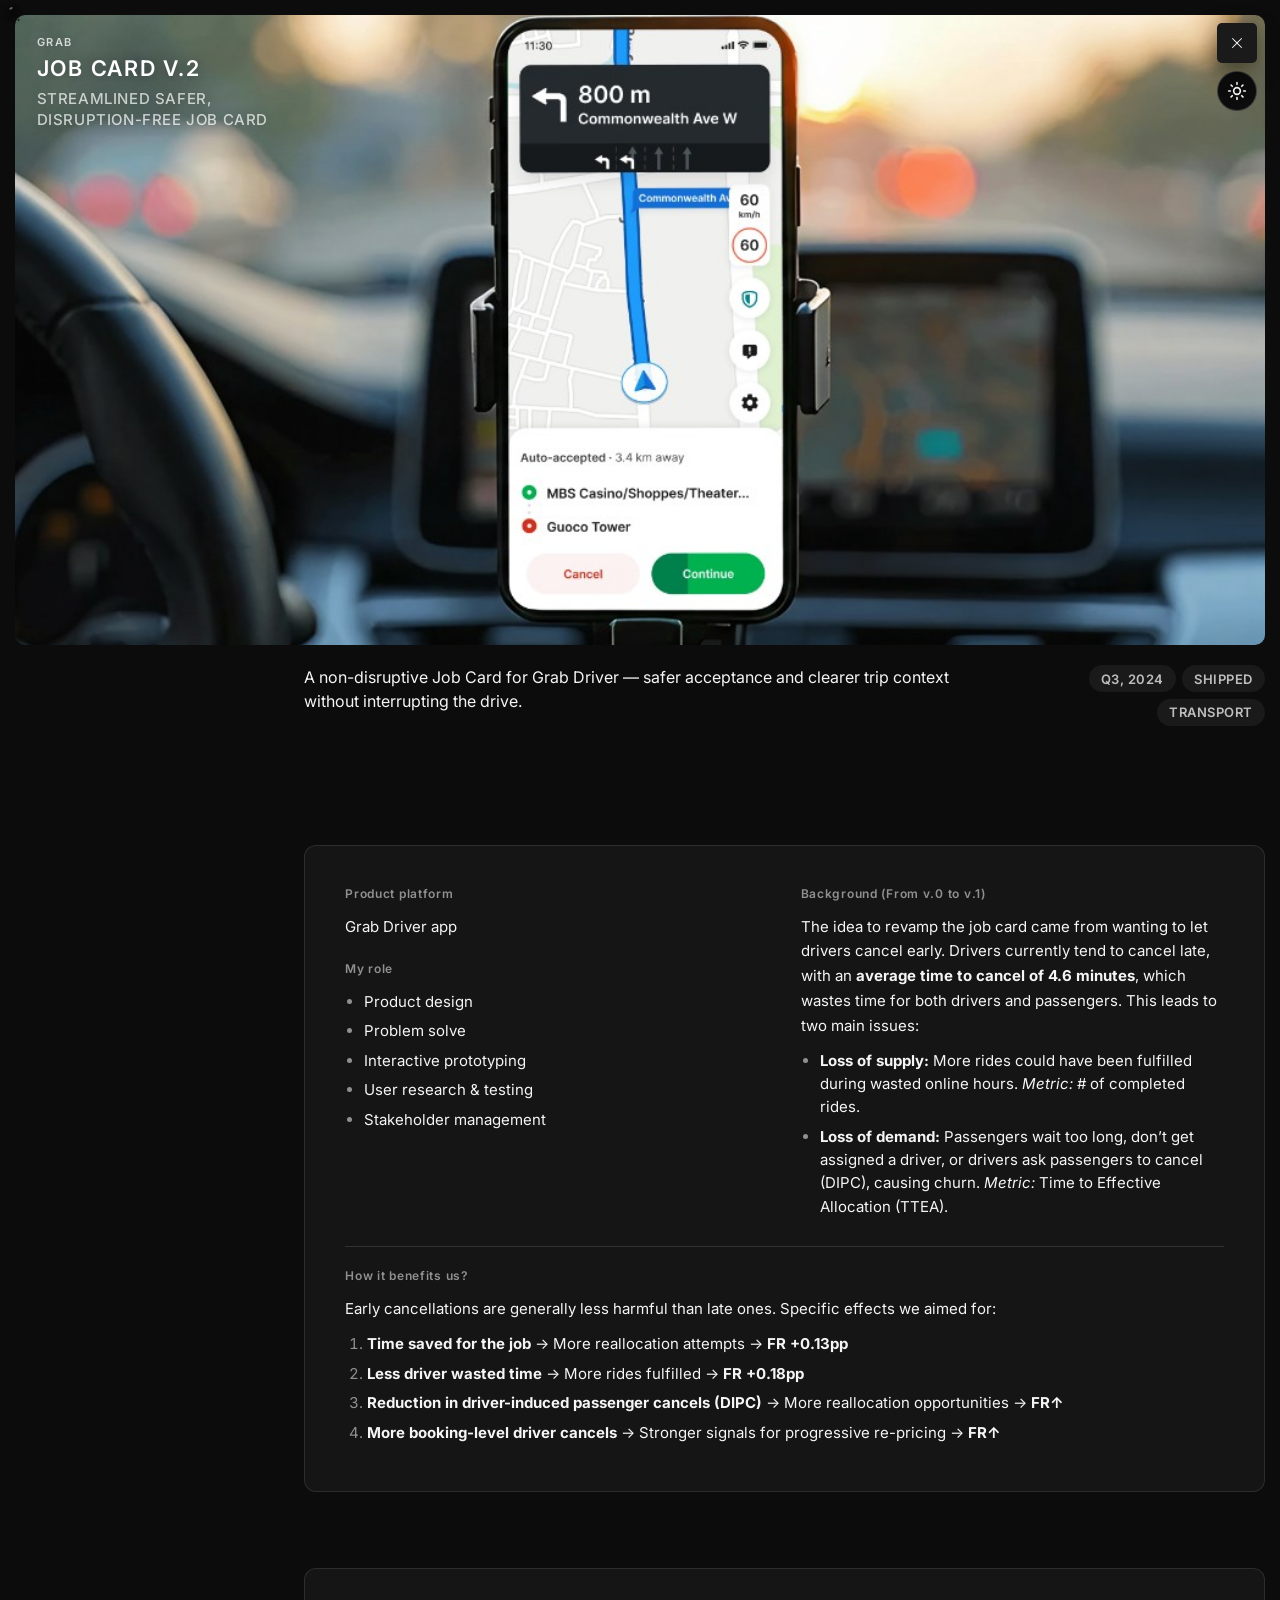
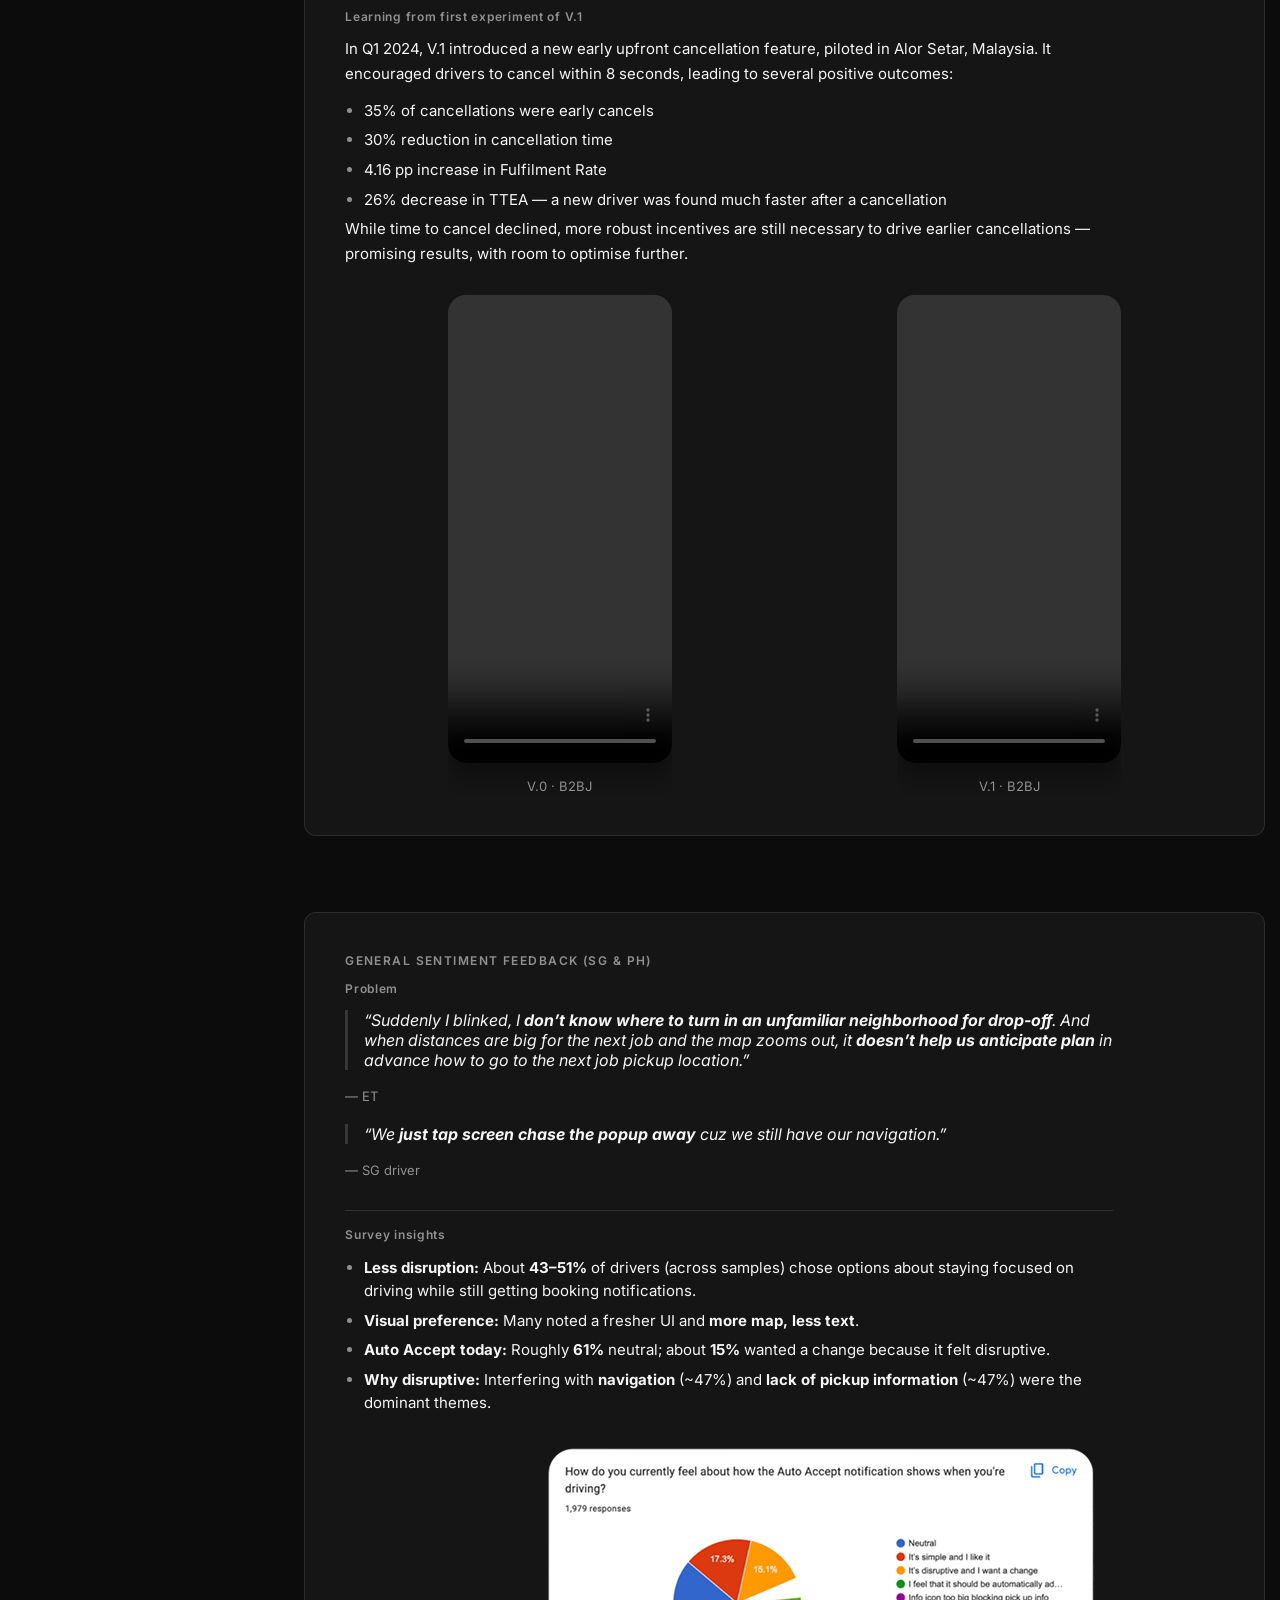
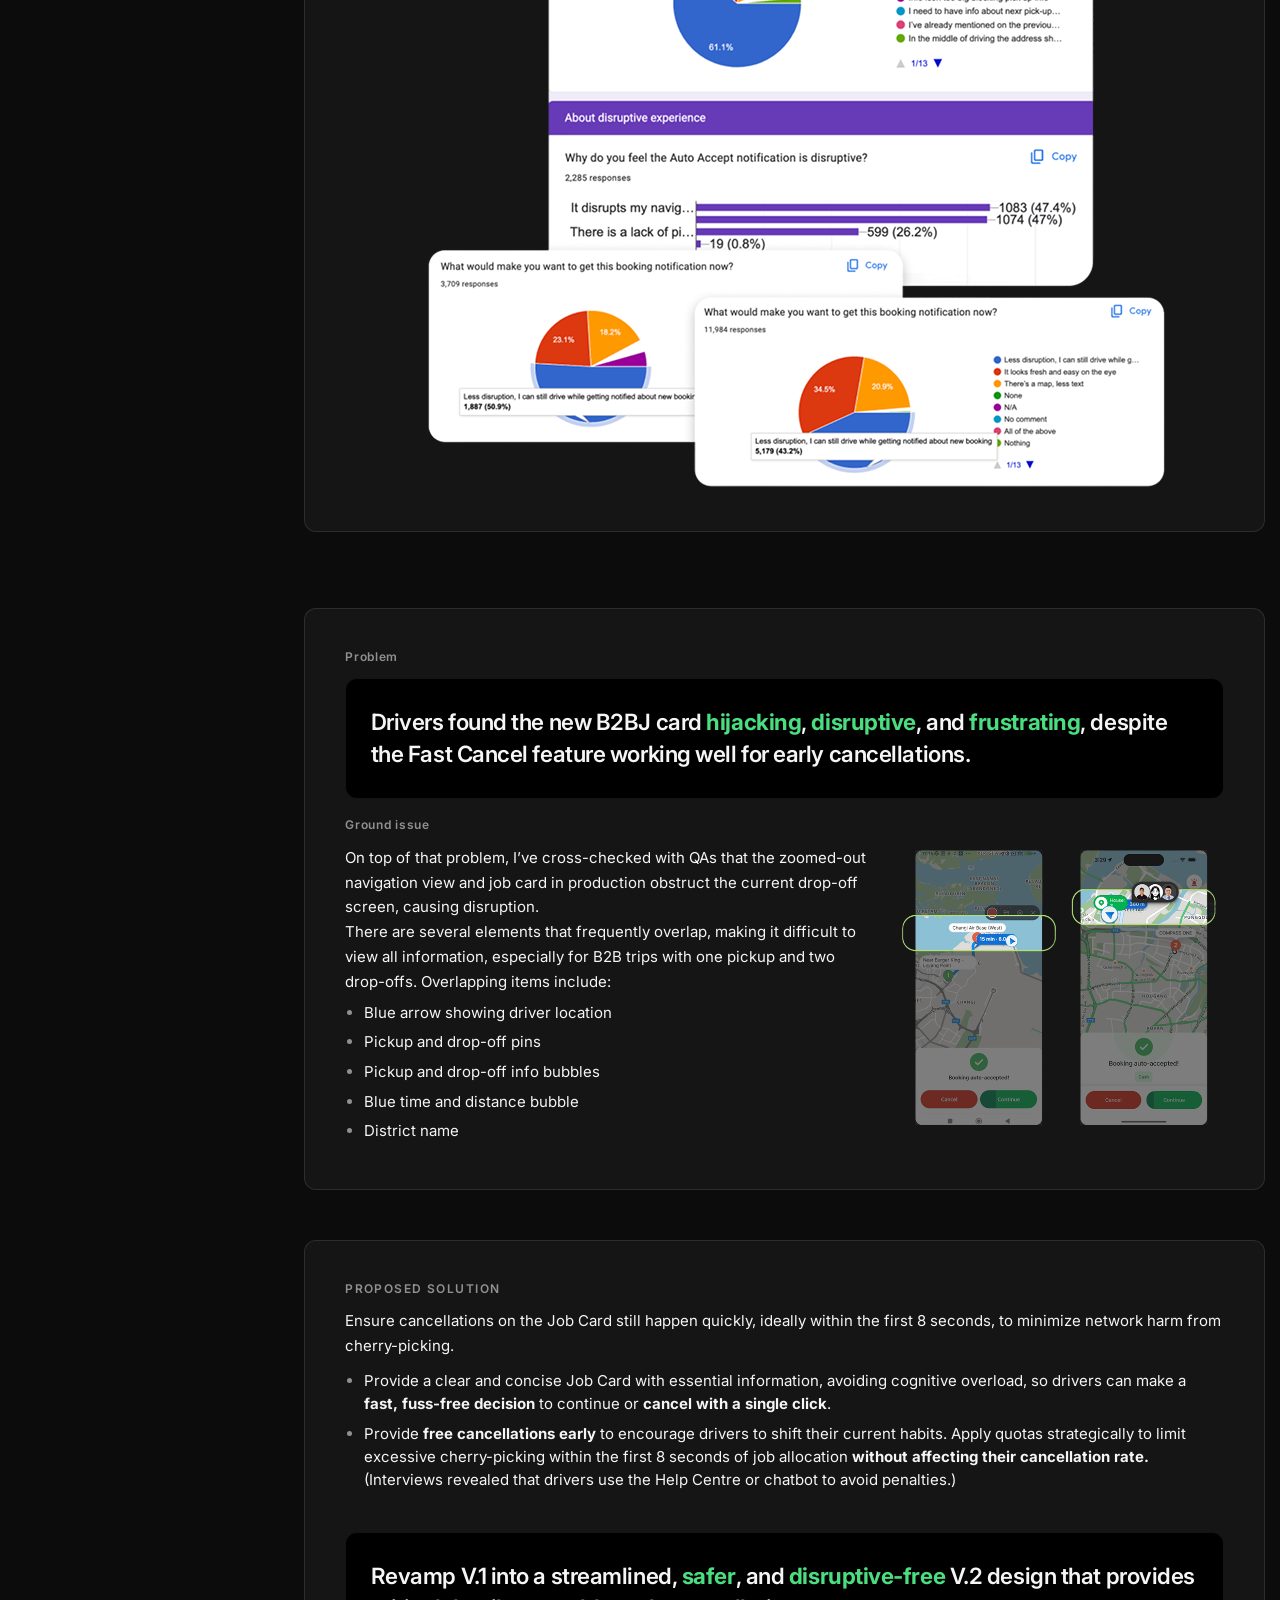
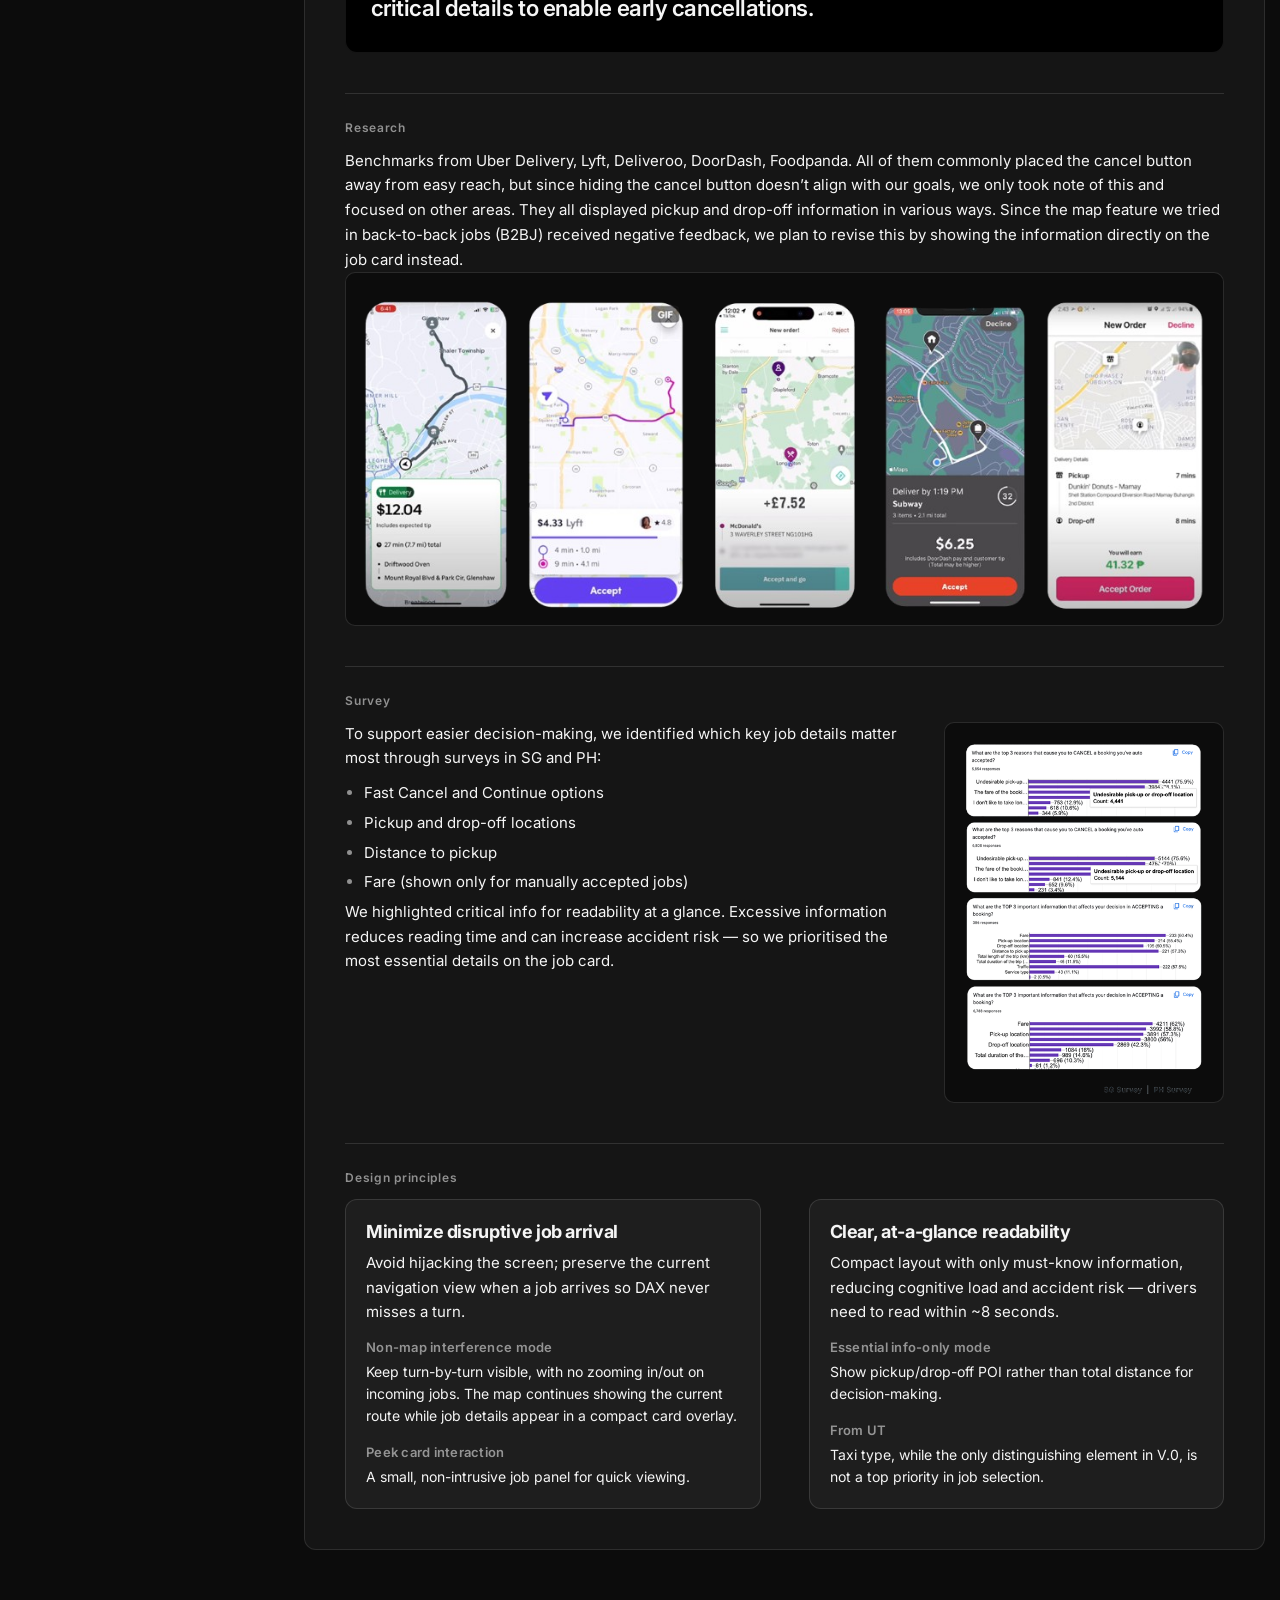
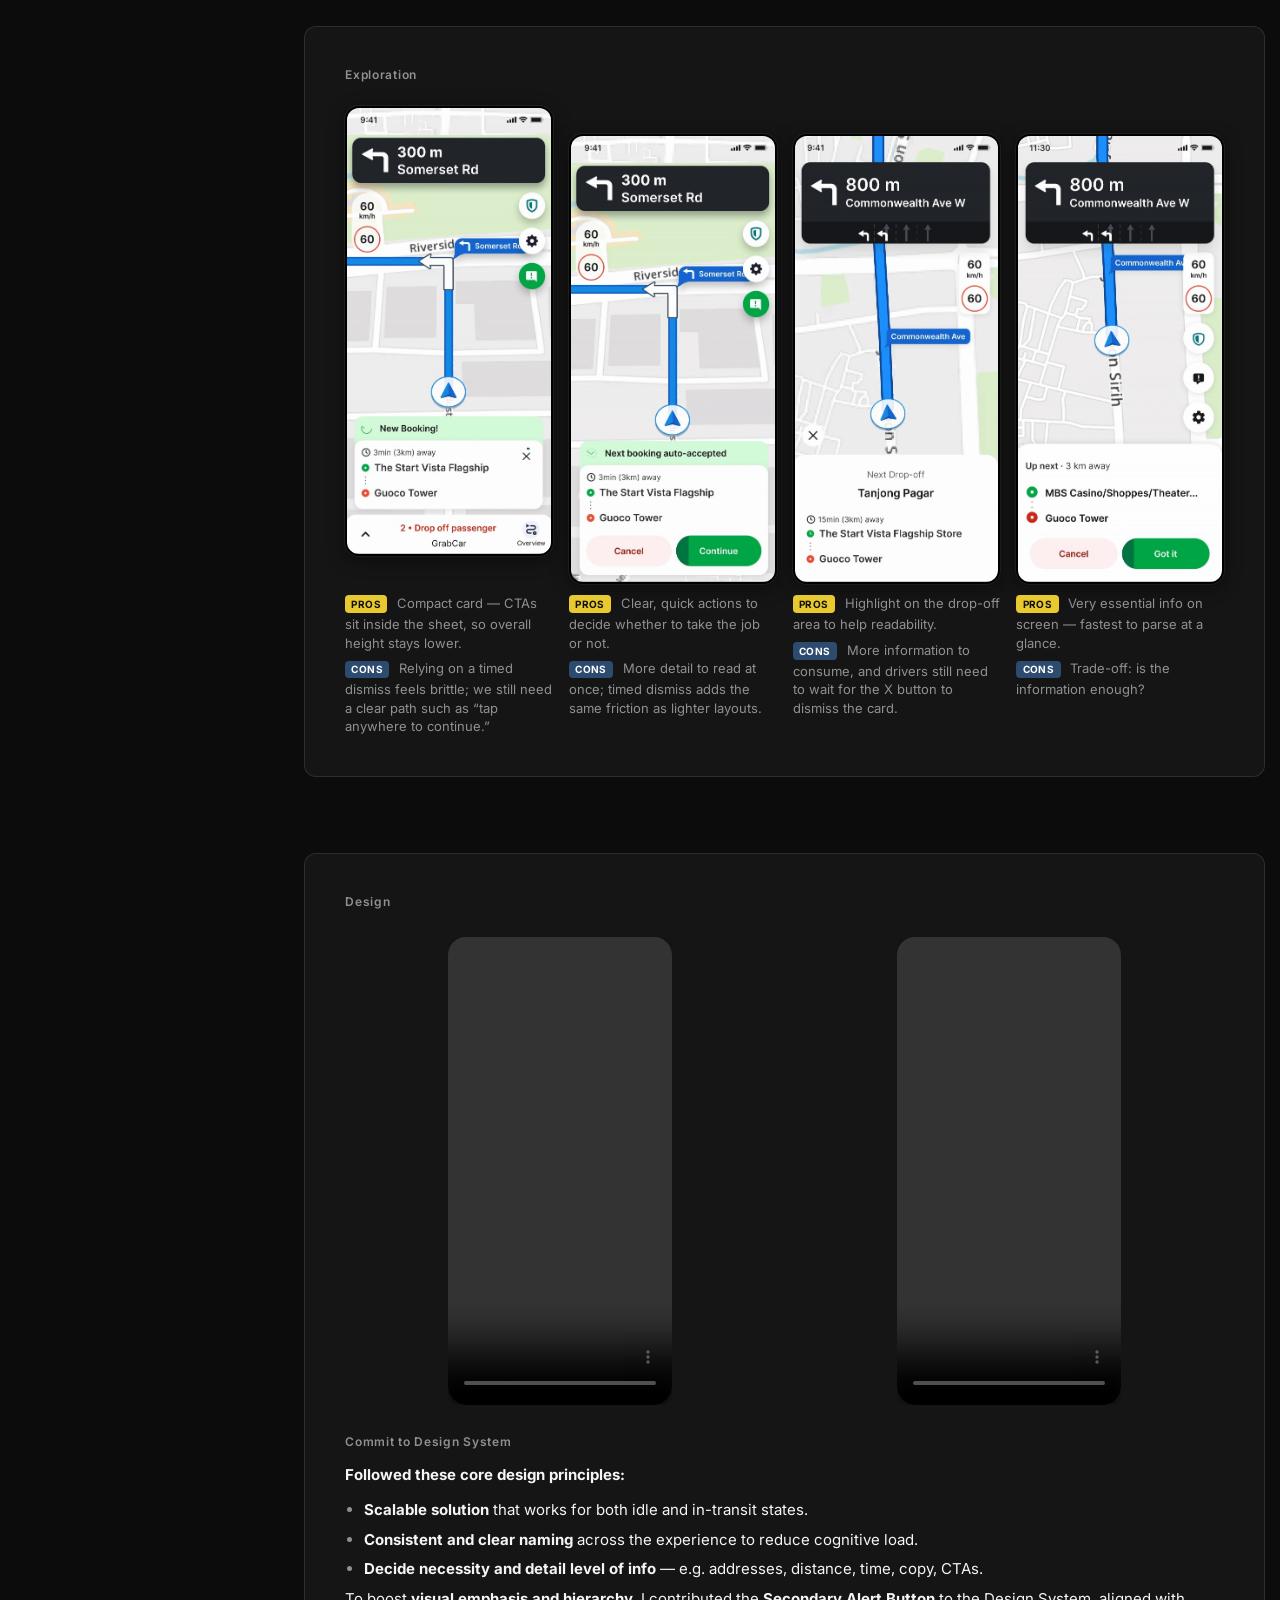
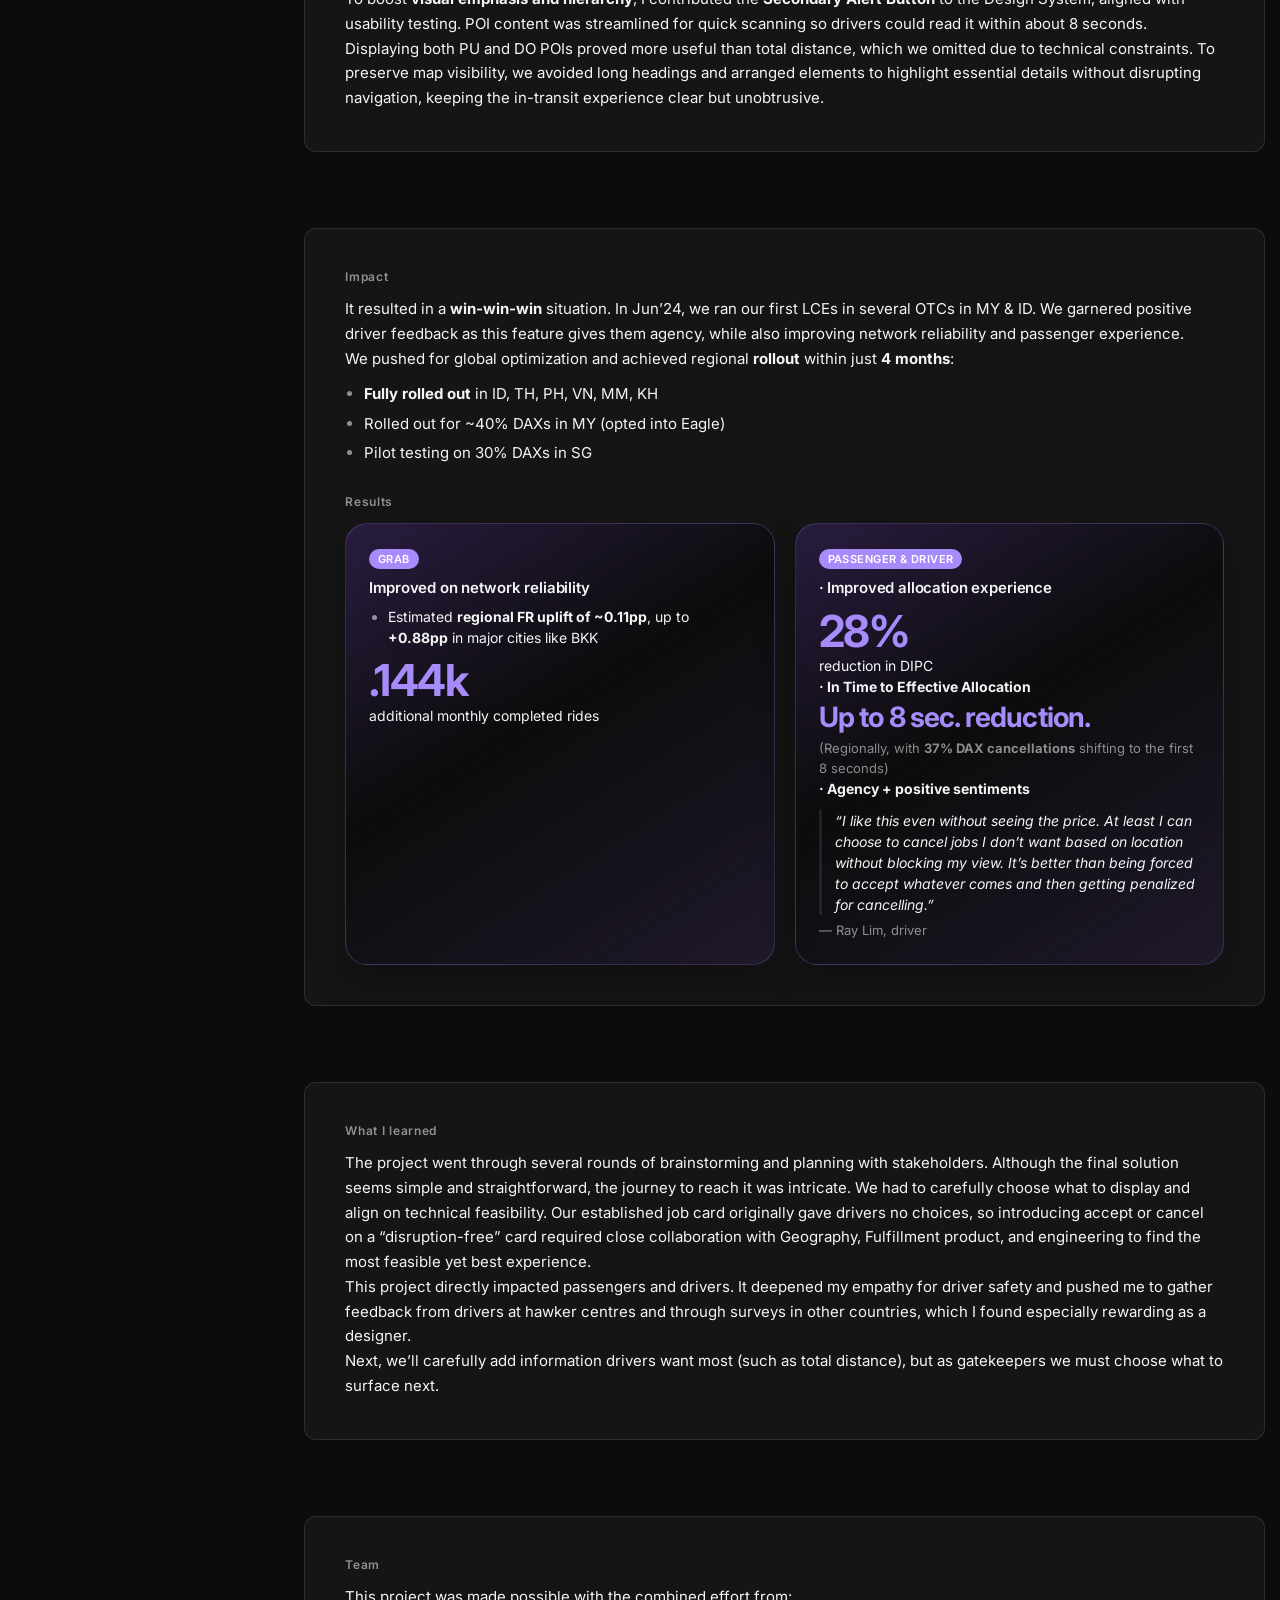
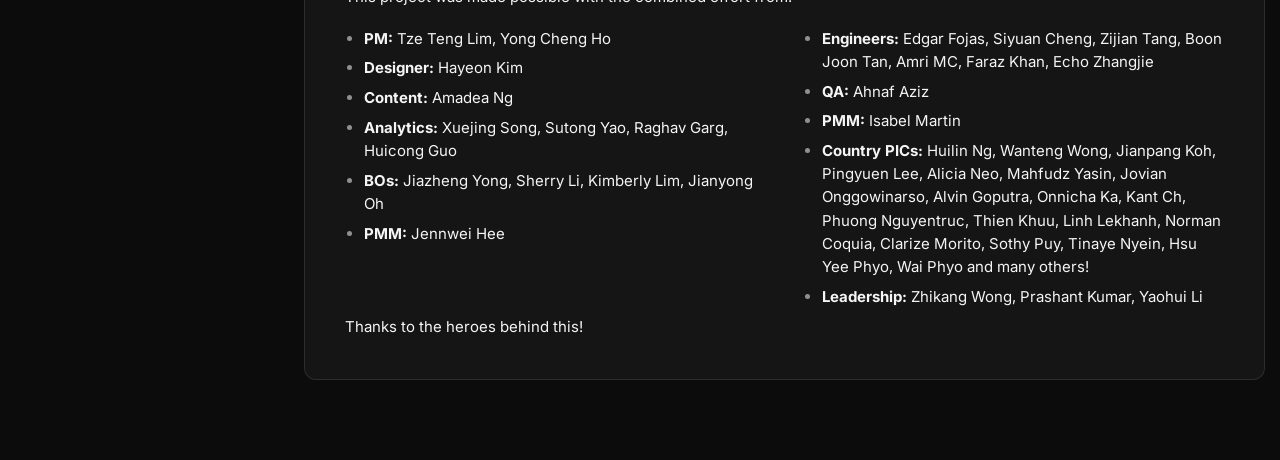
<file: works/work-grab-job-card.html>
<!DOCTYPE html>
<html lang="ko">
<head>
  <meta charset="UTF-8" />
  <meta name="viewport" content="width=device-width, initial-scale=1.0" />
  <title>Non-disruptive Job Card v.2 — Hayeon Kim</title>
  <link rel="icon" href="../assets/favicon.svg" type="image/svg+xml" />
  <link rel="preconnect" href="https://fonts.googleapis.com" />
  <link rel="preconnect" href="https://fonts.gstatic.com" crossorigin />
  <link href="https://fonts.googleapis.com/css2?family=Inter:wght@400;500;600;700&display=swap" rel="stylesheet" />
  <script src="theme.js"></script>
  <link rel="stylesheet" href="work-detail.css" />
  <link rel="stylesheet" href="work-project.css" />
  <link rel="stylesheet" href="../assets/cursor.css" />
  <link rel="stylesheet" href="../assets/text-caret-hover.css" />
  <link rel="stylesheet" href="../assets/selection.css" />
</head>
<body class="page-grab page-grab-job-card work-layout-project">
  <button type="button" class="theme-toggle" id="theme-toggle" aria-label="Switch theme" aria-pressed="false">
    <svg class="theme-icon-sun" viewBox="0 0 24 24" fill="none" stroke="currentColor" stroke-width="2" stroke-linecap="round" stroke-linejoin="round" aria-hidden="true">
      <circle cx="12" cy="12" r="4" />
      <path d="M12 2v2M12 20v2M4.93 4.93l1.41 1.41M17.66 17.66l1.41 1.41M2 12h2M20 12h2M4.93 19.07l1.41-1.41M17.66 6.34l1.41-1.41" />
    </svg>
    <svg class="theme-icon-moon" viewBox="0 0 24 24" fill="none" stroke="currentColor" stroke-width="2" stroke-linecap="round" stroke-linejoin="round" aria-hidden="true">
      <path d="M21 12.79A9 9 0 1 1 11.21 3 7 7 0 0 0 21 12.79z" />
    </svg>
  </button>
    <a class="work-close" href="../index.html#works" aria-label="Close project">
    <svg xmlns="http://www.w3.org/2000/svg" width="16" height="16" fill="currentColor" viewBox="0 0 256 256" aria-hidden="true">
      <path d="M205.66,194.34a8,8,0,0,1-11.32,11.32L128,139.31,61.66,205.66a8,8,0,0,1-11.32-11.32L116.69,128,50.34,61.66A8,8,0,0,1,61.66,50.34L128,116.69l66.34-66.35a8,8,0,0,1,11.32,11.32L139.31,128Z" />
    </svg>
  </a>
<div class="landing-cursor landing-cursor--paint" id="landing-cursor" aria-hidden="true">
    <svg class="landing-cursor__paint" viewBox="0 0 32 32" width="26" height="26" fill="none" aria-hidden="true">
      <path
        d="M16.1 5.2c2.6.1 4.6 1.7 5.4 3.8 1.7.4 3 1.8 3.1 3.6.9.5 1.5 1.5 1.4 2.7-.1 1.4-1.1 2.5-2.4 2.9.2 1.5-.6 3-2 3.6-1 .5-2.2.4-3.1-.1-.4 1.2-1.5 2.1-2.9 2.2-1.3.1-2.5-.6-3.1-1.7-1 .6-2.3.6-3.3 0-1.2-.7-1.8-2.1-1.6-3.4-1.2-.5-2-1.7-1.9-3 .1-1.4 1.1-2.5 2.4-2.9.1-1.7 1.2-3.1 2.8-3.6.7-1.9 2.5-3.2 4.7-3.3.1 0 .3 0 .5.02z"
        fill="currentColor"
      />
      <path
        d="M12.8 11.2c1.5-1 3.4-.8 4.6.5 1-.7 2.5-.6 3.4.5.6.7.7 1.7.3 2.5.9.6 1.2 1.7.8 2.7-.3.8-1.1 1.4-1.9 1.5-.1.9-.8 1.7-1.7 1.9-.7.1-1.3-.1-1.8-.5-.5.4-1.3.5-1.9.2-.9-.4-1.3-1.4-1.1-2.3-.8-.4-1.3-1.3-1.1-2.2.2-.9.8-1.5 1.6-1.7 0-.7.3-1.4.8-1.9.1-.1.2-.2.3-.2z"
        fill="currentColor"
        opacity=".72"
      />
      <path
        d="M15.4 9.6c1.1-.4 2.4-.1 3.1.9.8-.2 1.7.2 2.1 1 .3.6.2 1.3-.2 1.8.6.5.8 1.3.5 2-.2.6-.8 1-1.4 1 .1.7-.3 1.4-1 1.6-.5.1-1 0-1.3-.3-.4.3-1 .3-1.4 0-.6-.3-.8-1-.6-1.6-.6-.2-.9-.8-.8-1.5.1-.6.5-1.1 1.1-1.3.1-.6.4-1.1.9-1.4z"
        fill="currentColor"
        opacity=".55"
      />
      <path
        d="M14.2 13.8c.8-.5 1.8-.4 2.5.3.6-.3 1.4-.2 1.9.5.3.4.3 1 0 1.4.5.3.7.9.4 1.4-.2.4-.6.7-1.1.7 0 .5-.3.9-.8 1-.3.1-.7 0-.9-.2-.3.2-.7.2-1 0-.4-.2-.6-.7-.5-1.1-.4-.2-.7-.6-.6-1.1.1-.4.4-.7.8-.8.1-.4.3-.8.7-1 .1 0 .2-.1.2-.1z"
        fill="currentColor"
        opacity=".4"
      />
      <circle cx="7.2" cy="9.4" r="1.35" fill="currentColor" opacity=".85" />
      <circle cx="25.4" cy="12.2" r="1.05" fill="currentColor" opacity=".7" />
      <circle cx="22.8" cy="24.6" r="1.2" fill="currentColor" opacity=".8" />
      <circle cx="9.6" cy="23.8" r="0.9" fill="currentColor" opacity=".75" />
      <circle cx="19.2" cy="6.4" r="0.75" fill="currentColor" opacity=".65" />
      <ellipse cx="13.6" cy="10.2" rx="2.2" ry="1.2" fill="#fff" opacity=".4" transform="rotate(-28 13.6 10.2)" />
    </svg>
  </div>
  <main class="work-page work-page--project">
    <header class="work-project-hero">
      <div class="work-project-hero__media work-project-hero__media--cover">
        <img
          src="../assets/works-grab-job-card-hero-in-car-mount.png"
          alt="Grab Driver Job Card on a phone mounted in the car"
          decoding="async"
        />
      </div>
      <div class="work-project-hero__identity" id="work-project-identity">
        <p class="work-project-hero__brand">Grab</p>
        <h1 class="work-project-hero__title">Job Card v.2</h1>
        <p class="work-project-hero__desc">Streamlined Safer, Disruption-Free Job Card</p>
      </div>
    </header>

    <div class="work-project-body">
      <div class="work-project-main">
        <div class="work-project-intro">
          <div class="work-project-intro__copy">
            <p class="work-project-intro__overview">
              A non-disruptive Job Card for Grab Driver — safer acceptance and clearer trip context without interrupting the drive.
            </p>
          </div>
          <ul class="work-project-intro__tags" role="list">
            <li class="work-project-intro__tag" role="listitem">Q3, 2024</li>
            <li class="work-project-intro__tag" role="listitem">Shipped</li>
            <li class="work-project-intro__tag" role="listitem">Transport</li>
          </ul>
        </div>


<section class="work-case-body work-grab-slide" aria-labelledby="grab-job-card-background">
      <div class="work-grab-job-card__intro">
        <div class="work-case-body__column work-grab-job-card__intro-left">
          <h3 class="work-case-body__label">Product platform</h3>
          <p class="work-case-body__prose">Grab Driver app</p>
          <h3 class="work-case-body__label">My role</h3>
          <ul class="work-case-body__list">
            <li>Product design</li>
            <li>Problem solve</li>
            <li>Interactive prototyping</li>
            <li>User research &amp; testing</li>
            <li>Stakeholder management</li>
          </ul>
        </div>
        <div class="work-case-body__column work-grab-job-card__intro-right">
          <h2 id="grab-job-card-background" class="work-case-body__label">Background (From v.0 to v.1)</h2>
          <p class="work-case-body__prose work-case-body__prose--tight-top">
            The idea to revamp the job card came from wanting to let drivers cancel early. Drivers currently tend to cancel late, with an <strong>average time to cancel of 4.6 minutes</strong>, which wastes time for both drivers and passengers. This leads to two main issues:
          </p>
          <ul class="work-case-body__list">
            <li>
              <strong>Loss of supply:</strong> More rides could have been fulfilled during wasted online hours. <em>Metric:</em> # of completed rides.
            </li>
            <li>
              <strong>Loss of demand:</strong> Passengers wait too long, don&rsquo;t get assigned a driver, or drivers ask passengers to cancel (DIPC), causing churn. <em>Metric:</em> Time to Effective Allocation (TTEA).
            </li>
          </ul>
        </div>
      </div>
      <hr class="work-grab-job-card__divider" aria-hidden="true" />
      <h3 class="work-case-body__label">How it benefits us?</h3>
      <p class="work-case-body__prose">
        Early cancellations are generally less harmful than late ones. Specific effects we aimed for:
      </p>
      <ol class="work-case-body__list">
        <li><strong>Time saved for the job</strong> → More reallocation attempts → <strong>FR +0.13pp</strong></li>
        <li><strong>Less driver wasted time</strong> → More rides fulfilled → <strong>FR +0.18pp</strong></li>
        <li><strong>Reduction in driver-induced passenger cancels (DIPC)</strong> → More reallocation opportunities → <strong>FR↑</strong></li>
        <li><strong>More booking-level driver cancels</strong> → Stronger signals for progressive re-pricing → <strong>FR↑</strong></li>
      </ol>
    </section>

    <section class="work-case-body work-grab-slide" aria-labelledby="grab-job-card-learning-v1">
      <h2 id="grab-job-card-learning-v1" class="work-case-body__label">Learning from first experiment of V.1</h2>
      <div class="work-grab-slide__extract">
        <p class="work-case-body__prose">
          In Q1 2024, V.1 introduced a new early upfront cancellation feature, piloted in Alor Setar, Malaysia. It encouraged drivers to cancel within 8 seconds, leading to several positive outcomes:
        </p>
        <ul class="work-case-body__list">
          <li>35% of cancellations were early cancels</li>
          <li>30% reduction in cancellation time</li>
          <li>4.16 pp increase in Fulfilment Rate</li>
          <li>26% decrease in TTEA — a new driver was found much faster after a cancellation</li>
        </ul>
        <p class="work-case-body__prose work-case-body__prose--tight-top">
          While time to cancel declined, more robust incentives are still necessary to drive earlier cancellations — promising results, with room to optimise further.
        </p>
      </div>
      <div
        class="work-grab-job-card__design-videos work-grab-job-card__v0v1-videos"
        role="group"
        aria-label="V.0 and V.1 back-to-back job screen recordings"
      >
        <figure class="work-visual work-grab-job-card__design-video">
          <video
            class="work-grab-job-card__design-video-el"
            playsinline
            controls
            preload="metadata"
            aria-label="V.0: center GrabCar modal on map during back-to-back job"
          >
            <source src="../assets/works-grab-job-card-v0-b2bj.mp4" type="video/mp4" />
            <source src="../assets/works-grab-job-card-v0-b2bj.mov" type="video/quicktime" />
          </video>
          <figcaption class="work-visual__caption">V.0 · B2BJ</figcaption>
        </figure>
        <figure class="work-visual work-grab-job-card__design-video">
          <video
            class="work-grab-job-card__design-video-el"
            playsinline
            controls
            preload="metadata"
            aria-label="V.1: bottom sheet on map during back-to-back job with Cancel and Continue"
          >
            <source src="../assets/works-grab-job-card-v1-b2bj.mp4" type="video/mp4" />
            <source src="../assets/works-grab-job-card-v1-b2bj.mov" type="video/quicktime" />
          </video>
          <figcaption class="work-visual__caption">V.1 · B2BJ</figcaption>
        </figure>
      </div>
    </section>

    <section class="work-case-body work-grab-slide" aria-labelledby="grab-job-card-sentiment-problem">
      <p class="work-case-body__label work-case-body__label--caps">General Sentiment Feedback (SG &amp; PH)</p>
      <h2 id="grab-job-card-sentiment-problem" class="work-case-body__label">Problem</h2>
      <div class="work-grab-slide__extract">
        <blockquote>
          <p>
            &ldquo;Suddenly I blinked, I <strong>don&rsquo;t know where to turn in an unfamiliar neighborhood for drop-off</strong>. And when distances are big for the next job and the map zooms out, it <strong>doesn&rsquo;t help us anticipate plan</strong> in advance how to go to the next job pickup location.&rdquo;
          </p>
        </blockquote>
        <p class="work-case-body__note">— ET</p>
        <blockquote>
          <p>
            &ldquo;We <strong>just tap screen chase the popup away</strong> cuz we still have our navigation.&rdquo;
          </p>
        </blockquote>
        <p class="work-case-body__note">— SG driver</p>
        <hr class="work-grab-job-card__divider work-grab-job-card__divider--loose" aria-hidden="true" />
        <h2 id="grab-job-card-survey" class="work-case-body__label">Survey insights</h2>
        <ul class="work-case-body__list">
          <li>
            <strong>Less disruption:</strong> About <strong>43–51%</strong> of drivers (across samples) chose options about staying focused on driving while still getting booking notifications.
          </li>
          <li>
            <strong>Visual preference:</strong> Many noted a fresher UI and <strong>more map, less text</strong>.
          </li>
          <li>
            <strong>Auto Accept today:</strong> Roughly <strong>61%</strong> neutral; about <strong>15%</strong> wanted a change because it felt disruptive.
          </li>
          <li>
            <strong>Why disruptive:</strong> Interfering with <strong>navigation</strong> (~47%) and <strong>lack of pickup information</strong> (~47%) were the dominant themes.
          </li>
        </ul>
      </div>
      <figure class="work-visual work-visual--plain">
        <img
          src="../assets/works-grab-job-card-survey-insights.png"
          alt="Driver survey results: Auto Accept sentiment pie chart, reasons the notification feels disruptive (bar chart), and two pie charts on what would make booking notifications acceptable — less disruption while driving is the top theme"
          width="879"
          height="653"
          loading="lazy"
        />
      </figure>
    </section>

    <section class="work-case-body work-grab-slide work-grab-job-card__problem-ground" aria-labelledby="grab-job-card-b2bj">
      <h2 id="grab-job-card-b2bj" class="work-case-body__label">Problem</h2>
      <p class="work-grab-job-card__pullquote">
        Drivers found the new B2BJ card <strong>hijacking</strong>, <strong>disruptive</strong>, and <strong>frustrating</strong>, despite the Fast Cancel feature working well for early cancellations.
      </p>

      <h3 class="work-case-body__label">Ground issue</h3>
      <div class="work-grab-job-card__ground-split">
        <div class="work-grab-job-card__ground-split__copy">
          <p class="work-case-body__prose">
            On top of that problem, I&rsquo;ve cross-checked with QAs that the zoomed-out navigation view and job card in production obstruct the current drop-off screen, causing disruption.
          </p>
          <p class="work-case-body__prose work-case-body__prose--tight-top">
            There are several elements that frequently overlap, making it difficult to view all information, especially for B2B trips with one pickup and two drop-offs. Overlapping items include:
          </p>
          <ul class="work-case-body__list work-grab-job-card__overlap-list">
            <li>Blue arrow showing driver location</li>
            <li>Pickup and drop-off pins</li>
            <li>Pickup and drop-off info bubbles</li>
            <li>Blue time and distance bubble</li>
            <li>District name</li>
          </ul>
        </div>
        <figure class="work-visual work-visual--plain work-visual--grab-booking-map">
          <img
            src="../assets/works-grab-job-card-v2-02-booking-map.png"
            srcset="../assets/works-grab-job-card-v2-02-booking-map.png 635w"
            sizes="(min-width: 48rem) 328px, 85vw"
            alt="Two phones: Booking auto-accepted — left map bubbles for destination and ETA; right urban map with passenger avatars, pin, distance, Cash tag, Cancel and Continue"
            width="635"
            height="557"
            loading="lazy"
            decoding="async"
          />
        </figure>
      </div>
    </section>

    <section
      class="work-case-body work-grab-slide work-grab-job-card__v2-slides"
      aria-label="Job Card redesign, research, and design principles"
    >
      <p class="work-case-body__label work-case-body__label--caps">Proposed solution</p>
      <p class="work-case-body__prose">
        Ensure cancellations on the Job Card still happen quickly, ideally within the first 8 seconds, to minimize network harm from cherry-picking.
      </p>
      <ul class="work-case-body__list">
        <li>
          Provide a clear and concise Job Card with essential information, avoiding cognitive overload, so drivers can make a <strong>fast, fuss-free decision</strong> to continue or <strong>cancel with a single click</strong>.
        </li>
        <li>
          Provide <strong>free cancellations early</strong> to encourage drivers to shift their current habits. Apply quotas strategically to limit excessive cherry-picking within the first 8 seconds of job allocation <strong>without affecting their cancellation rate.</strong> (Interviews revealed that drivers use the Help Centre or chatbot to avoid penalties.)
        </li>
      </ul>
      <p class="work-grab-job-card__pullquote work-grab-job-card__pullquote--lime">
        Revamp V.1 into a streamlined, <strong>safer</strong>, and <strong>disruptive-free</strong> V.2 design that provides critical details to enable early cancellations.
      </p>

      <h3 class="work-case-body__label">Research</h3>
      <p class="work-case-body__prose">
        Benchmarks from Uber Delivery, Lyft, Deliveroo, DoorDash, Foodpanda. All of them commonly placed the cancel button away from easy reach, but since hiding the cancel button doesn&rsquo;t align with our goals, we only took note of this and focused on other areas. They all displayed pickup and drop-off information in various ways. Since the map feature we tried in back-to-back jobs (B2BJ) received negative feedback, we plan to revise this by showing the information directly on the job card instead.
      </p>

      <figure class="work-visual work-visual--benchmarks">
        <img
          src="../assets/works-grab-job-card-v2-06-benchmarks.png"
          alt="Benchmark: five competitor new-order screens side by side — Uber Eats style delivery offer, Lyft accept flow, Deliveroo new order, DoorDash dark accept with timer, Foodpanda-style accept order"
          width="1024"
          height="410"
          loading="lazy"
        />
      </figure>

      <h3 class="work-case-body__label">Survey</h3>
      <div class="work-grab-job-card__survey-split">
        <div class="work-grab-job-card__survey-split__copy">
          <p class="work-case-body__prose">
            To support easier decision-making, we identified which key job details matter most through surveys in SG and PH:
          </p>
          <ul class="work-case-body__list">
            <li>Fast Cancel and Continue options</li>
            <li>Pickup and drop-off locations</li>
            <li>Distance to pickup</li>
            <li>Fare (shown only for manually accepted jobs)</li>
          </ul>
          <p class="work-case-body__prose work-case-body__prose--tight-top">
            We highlighted critical info for readability at a glance. Excessive information reduces reading time and can increase accident risk — so we prioritised the most essential details on the job card.
          </p>
        </div>
        <figure class="work-visual work-visual--grab-survey-charts">
          <img
            src="../assets/works-grab-job-card-v2-08-survey-charts.png"
            srcset="../assets/works-grab-job-card-v2-08-survey-charts.png 485w"
            sizes="(min-width: 48rem) 280px, min(90vw, 320px)"
            alt="SG and PH driver surveys: horizontal bar charts for top reasons to cancel auto-accepted bookings, and top factors when accepting a booking (fare, locations, traffic)"
            width="485"
            height="662"
            loading="lazy"
            decoding="async"
          />
        </figure>
      </div>

      <h3 class="work-case-body__label">Design principles</h3>
      <div class="work-case-body__grid work-case-body__grid--align-start work-grab-job-card__design-principles">
        <div class="work-case-body__column work-grab-job-card__principle-column">
          <h4 class="work-grab-job-card__principle-heading">Minimize disruptive job arrival</h4>
          <p class="work-case-body__prose work-grab-job-card__principle-lead">
            Avoid hijacking the screen; preserve the current navigation view when a job arrives so DAX never misses a turn.
          </p>
          <div class="work-grab-job-card__principle-points">
            <div class="work-grab-job-card__principle-point">
              <p class="work-grab-job-card__principle-point-title">Non-map interference mode</p>
              <p class="work-case-body__prose work-case-body__prose--tight-top">
                Keep turn-by-turn visible, with no zooming in/out on incoming jobs. The map continues showing the current route while job details appear in a compact card overlay.
              </p>
            </div>
            <div class="work-grab-job-card__principle-point">
              <p class="work-grab-job-card__principle-point-title">Peek card interaction</p>
              <p class="work-case-body__prose work-case-body__prose--tight-top">
                A small, non-intrusive job panel for quick viewing.
              </p>
            </div>
          </div>
        </div>
        <div class="work-case-body__column work-grab-job-card__principle-column">
          <h4 class="work-grab-job-card__principle-heading">Clear, at-a-glance readability</h4>
          <p class="work-case-body__prose work-grab-job-card__principle-lead">
            Compact layout with only must-know information, reducing cognitive load and accident risk — drivers need to read within ~8 seconds.
          </p>
          <div class="work-grab-job-card__principle-points">
            <div class="work-grab-job-card__principle-point">
              <p class="work-grab-job-card__principle-point-title">Essential info-only mode</p>
              <p class="work-case-body__prose work-case-body__prose--tight-top">
                Show pickup/drop-off POI rather than total distance for decision-making.
              </p>
            </div>
            <div class="work-grab-job-card__principle-point">
              <p class="work-grab-job-card__principle-point-title">From UT</p>
              <p class="work-case-body__prose work-case-body__prose--tight-top">
                Taxi type, while the only distinguishing element in V.0, is not a top priority in job selection.
              </p>
            </div>
          </div>
        </div>
      </div>
    </section>

    <section class="work-case-body work-grab-slide" aria-labelledby="grab-job-card-exploration">
      <h2 id="grab-job-card-exploration" class="work-case-body__label">Exploration</h2>
      <div
        class="work-grab-job-card__exploration-prototypes"
        role="group"
        aria-label="In-navigation prototype screens"
      >
        <figure class="work-visual work-grab-job-card__exploration-prototype">
          <div class="work-grab-job-card__exploration-prototype-frame">
            <img
              src="../assets/works-grab-job-card-exploration-proto-03.jpg"
              alt="Prototype: New Booking card over navigation while completing an active trip"
              width="473"
              height="1024"
              loading="lazy"
              decoding="async"
            />
          </div>
        </figure>
        <figure class="work-visual work-grab-job-card__exploration-prototype">
          <div class="work-grab-job-card__exploration-prototype-frame">
            <img
              src="../assets/works-grab-job-card-exploration-proto-01.jpg"
              alt="Prototype: live navigation with Next Drop-off card, trip time and distance, and pickup to drop-off route list"
              width="473"
              height="1024"
              loading="lazy"
              decoding="async"
            />
          </div>
        </figure>
        <figure class="work-visual work-grab-job-card__exploration-prototype">
          <div class="work-grab-job-card__exploration-prototype-frame">
            <img
              src="../assets/works-grab-job-card-exploration-proto-02.jpg"
              alt="Prototype: auto-accepted booking banner with pickup and drop-off POIs and Cancel and Continue actions"
              width="473"
              height="1024"
              loading="lazy"
              decoding="async"
            />
          </div>
        </figure>
        <figure class="work-visual work-grab-job-card__exploration-prototype">
          <div class="work-grab-job-card__exploration-prototype-frame">
            <img
              src="../assets/works-grab-job-card-exploration-proto-04.jpg"
              alt="Prototype: Up next job card with Cancel and Got it over the navigation map"
              width="473"
              height="1024"
              loading="lazy"
              decoding="async"
            />
          </div>
        </figure>
      </div>
      <div
        class="work-grab-job-card__exploration-variant-notes"
        role="group"
        aria-label="Exploration: pros and cons per in-navigation variant"
      >
        <div class="work-grab-job-card__exploration-variant-note">
          <p>
            <span class="work-grab-job-card__pc-tag work-grab-job-card__pc-tag--pros">Pros</span>
            <span class="work-grab-job-card__pc-body">Compact card — CTAs sit inside the sheet, so overall height stays lower.</span>
          </p>
          <p>
            <span class="work-grab-job-card__pc-tag work-grab-job-card__pc-tag--cons">Cons</span>
            <span class="work-grab-job-card__pc-body">Relying on a timed dismiss feels brittle; we still need a clear path such as &ldquo;tap anywhere to continue.&rdquo;</span>
          </p>
        </div>
        <div class="work-grab-job-card__exploration-variant-note">
          <p>
            <span class="work-grab-job-card__pc-tag work-grab-job-card__pc-tag--pros">Pros</span>
            <span class="work-grab-job-card__pc-body">Clear, quick actions to decide whether to take the job or not.</span>
          </p>
          <p>
            <span class="work-grab-job-card__pc-tag work-grab-job-card__pc-tag--cons">Cons</span>
            <span class="work-grab-job-card__pc-body">More detail to read at once; timed dismiss adds the same friction as lighter layouts.</span>
          </p>
        </div>
        <div class="work-grab-job-card__exploration-variant-note">
          <p>
            <span class="work-grab-job-card__pc-tag work-grab-job-card__pc-tag--pros">Pros</span>
            <span class="work-grab-job-card__pc-body">Highlight on the drop-off area to help readability.</span>
          </p>
          <p>
            <span class="work-grab-job-card__pc-tag work-grab-job-card__pc-tag--cons">Cons</span>
            <span class="work-grab-job-card__pc-body">More information to consume, and drivers still need to wait for the X button to dismiss the card.</span>
          </p>
        </div>
        <div class="work-grab-job-card__exploration-variant-note">
          <p>
            <span class="work-grab-job-card__pc-tag work-grab-job-card__pc-tag--pros">Pros</span>
            <span class="work-grab-job-card__pc-body">Very essential info on screen — fastest to parse at a glance.</span>
          </p>
          <p>
            <span class="work-grab-job-card__pc-tag work-grab-job-card__pc-tag--cons">Cons</span>
            <span class="work-grab-job-card__pc-body">Trade-off: is the information enough?</span>
          </p>
        </div>
      </div>
    </section>

    <section
      class="work-case-body work-grab-slide"
      aria-labelledby="grab-job-card-design-final grab-job-card-implementation"
    >
      <h2 id="grab-job-card-design-final" class="work-case-body__label">Design</h2>
      <div
        class="work-grab-job-card__design-videos"
        role="group"
        aria-label="V.2 screen recordings: idle and back-to-back job"
      >
        <figure class="work-visual work-grab-job-card__design-video">
          <video
            class="work-grab-job-card__design-video-el"
            playsinline
            controls
            preload="metadata"
            aria-label="V.2 idle: map overview and auto-accepted job card"
          >
            <source src="../assets/works-grab-job-card-v2-idle.mp4" type="video/mp4" />
            <source src="../assets/works-grab-job-card-v2-idle.mov" type="video/quicktime" />
          </video>
        </figure>
        <figure class="work-visual work-grab-job-card__design-video">
          <video
            class="work-grab-job-card__design-video-el"
            playsinline
            controls
            preload="metadata"
            aria-label="V.2 in navigation: auto-accepted job card with pickup and drop-off POIs"
          >
            <source src="../assets/works-grab-job-card-v2-b2bj.mp4" type="video/mp4" />
            <source src="../assets/works-grab-job-card-v2-b2bj.mov" type="video/quicktime" />
          </video>
        </figure>
      </div>

      <h2 id="grab-job-card-implementation" class="work-case-body__label">Commit to Design System</h2>
      <p class="work-case-body__prose"><strong>Followed these core design principles:</strong></p>
      <ul class="work-case-body__list">
        <li><strong>Scalable solution</strong> that works for both idle and in-transit states.</li>
        <li><strong>Consistent and clear naming</strong> across the experience to reduce cognitive load.</li>
        <li><strong>Decide necessity and detail level of info</strong> — e.g. addresses, distance, time, copy, CTAs.</li>
      </ul>
      <p class="work-case-body__prose work-case-body__prose--tight-top">
        To boost <strong>visual emphasis and hierarchy</strong>, I contributed the <strong>Secondary Alert Button</strong> to the Design System, aligned with usability testing. POI content was streamlined for quick scanning so drivers could read it within about 8 seconds. Displaying both PU and DO POIs proved more useful than total distance, which we omitted due to technical constraints. To preserve map visibility, we avoided long headings and arranged elements to highlight essential details without disrupting navigation, keeping the in-transit experience clear but unobtrusive.
      </p>
    </section>

    <section
      class="work-case-body work-grab-slide"
      aria-labelledby="grab-job-card-impact grab-job-card-impact-cards"
    >
      <h2 id="grab-job-card-impact" class="work-case-body__label">Impact</h2>
      <p class="work-case-body__prose">
        It resulted in a <strong>win-win-win</strong> situation. In Jun&rsquo;24, we ran our first LCEs in several OTCs in MY &amp; ID. We garnered positive driver feedback as this feature gives them agency, while also improving network reliability and passenger experience.
      </p>
      <p class="work-case-body__prose work-case-body__prose--tight-top">
        We pushed for global optimization and achieved regional <strong>rollout</strong> within just <strong>4 months</strong>:
      </p>
      <ul class="work-case-body__list">
        <li><strong>Fully rolled out</strong> in ID, TH, PH, VN, MM, KH</li>
        <li>Rolled out for ~40% DAXs in MY (opted into Eagle)</li>
        <li>Pilot testing on 30% DAXs in SG</li>
      </ul>

      <h2 id="grab-job-card-impact-cards" class="work-case-body__label">Results</h2>
      <div class="work-grab-job-card__impact-grid">
        <div class="work-grab-job-card__impact-card">
          <span class="work-grab-job-card__impact-pill">Grab</span>
          <p class="work-grab-job-card__impact-title">Improved on network reliability</p>
          <ul class="work-case-body__list">
            <li>Estimated <strong>regional FR uplift of ~0.11pp</strong>, up to <strong>+0.88pp</strong> in major cities like BKK</li>
          </ul>
          <p class="work-grab-job-card__impact-stat">.144k</p>
          <p class="work-case-body__prose work-case-body__prose--tight-top">additional monthly completed rides</p>
        </div>
        <div class="work-grab-job-card__impact-card">
          <span class="work-grab-job-card__impact-pill">Passenger &amp; Driver</span>
          <p class="work-grab-job-card__impact-title">· Improved allocation experience</p>
          <p class="work-grab-job-card__impact-stat">28%</p>
          <p class="work-case-body__prose work-case-body__prose--tight-top">reduction in DIPC</p>
          <p class="work-case-body__prose work-case-body__prose--tight-top"><strong>· In Time to Effective Allocation</strong></p>
          <p class="work-grab-job-card__impact-stat work-grab-job-card__impact-stat--sm">Up to 8 sec. reduction.</p>
          <p class="work-case-body__note">(Regionally, with <strong>37% DAX cancellations</strong> shifting to the first 8 seconds)</p>
          <p class="work-case-body__prose work-case-body__prose--tight-top"><strong>· Agency + positive sentiments</strong></p>
          <blockquote>
            <p>
              &ldquo;I like this even without seeing the price. At least I can choose to cancel jobs I don&rsquo;t want based on location without blocking my view. It&rsquo;s better than being forced to accept whatever comes and then getting penalized for cancelling.&rdquo;
            </p>
          </blockquote>
          <p class="work-case-body__note">— Ray Lim, driver</p>
        </div>
      </div>
    </section>

    <section class="work-case-body work-grab-slide" aria-labelledby="grab-job-card-learned">
      <h2 id="grab-job-card-learned" class="work-case-body__label">What I learned</h2>
      <p class="work-case-body__prose">
        The project went through several rounds of brainstorming and planning with stakeholders. Although the final solution seems simple and straightforward, the journey to reach it was intricate. We had to carefully choose what to display and align on technical feasibility. Our established job card originally gave drivers no choices, so introducing accept or cancel on a &ldquo;disruption-free&rdquo; card required close collaboration with Geography, Fulfillment product, and engineering to find the most feasible yet best experience.
      </p>
      <p class="work-case-body__prose work-case-body__prose--tight-top">
        This project directly impacted passengers and drivers. It deepened my empathy for driver safety and pushed me to gather feedback from drivers at hawker centres and through surveys in other countries, which I found especially rewarding as a designer.
      </p>
      <p class="work-case-body__prose work-case-body__prose--tight-top">
        Next, we&rsquo;ll carefully add information drivers want most (such as total distance), but as gatekeepers we must choose what to surface next.
      </p>
    </section>

    <section class="work-case-body work-grab-slide" aria-labelledby="grab-job-card-team">
      <h2 id="grab-job-card-team" class="work-case-body__label">Team</h2>
      <p class="work-case-body__prose">This project was made possible with the combined effort from:</p>
      <div class="work-grab-job-card__team-columns">
        <ul class="work-case-body__list work-grab-job-card__team-list">
          <li><strong>PM:</strong> Tze Teng Lim, Yong Cheng Ho</li>
          <li><strong>Designer:</strong> Hayeon Kim</li>
          <li><strong>Content:</strong> Amadea Ng</li>
          <li><strong>Analytics:</strong> Xuejing Song, Sutong Yao, Raghav Garg, Huicong Guo</li>
          <li><strong>BOs:</strong> Jiazheng Yong, Sherry Li, Kimberly Lim, Jianyong Oh</li>
          <li><strong>PMM:</strong> Jennwei Hee</li>
        </ul>
        <ul class="work-case-body__list work-grab-job-card__team-list">
          <li><strong>Engineers:</strong> Edgar Fojas, Siyuan Cheng, Zijian Tang, Boon Joon Tan, Amri MC, Faraz Khan, Echo Zhangjie</li>
          <li><strong>QA:</strong> Ahnaf Aziz</li>
          <li><strong>PMM:</strong> Isabel Martin</li>
          <li>
            <strong>Country PICs:</strong> Huilin Ng, Wanteng Wong, Jianpang Koh, Pingyuen Lee, Alicia Neo, Mahfudz Yasin, Jovian Onggowinarso, Alvin Goputra, Onnicha Ka, Kant Ch, Phuong Nguyentruc, Thien Khuu, Linh Lekhanh, Norman Coquia, Clarize Morito, Sothy Puy, Tinaye Nyein, Hsu Yee Phyo, Wai Phyo and many others!
          </li>
          <li><strong>Leadership:</strong> Zhikang Wong, Prashant Kumar, Yaohui Li</li>
        </ul>
      </div>
      <p class="work-case-body__prose work-case-body__prose--tight-top">Thanks to the heroes behind this!</p>
    </section>
        </div>
    </div>
  </main>
  <script src="../assets/cursor.js"></script>
  <script src="../assets/text-caret-hover.js" defer></script>
  <script src="work-project.js" defer></script>
</body>
</html>
</file>
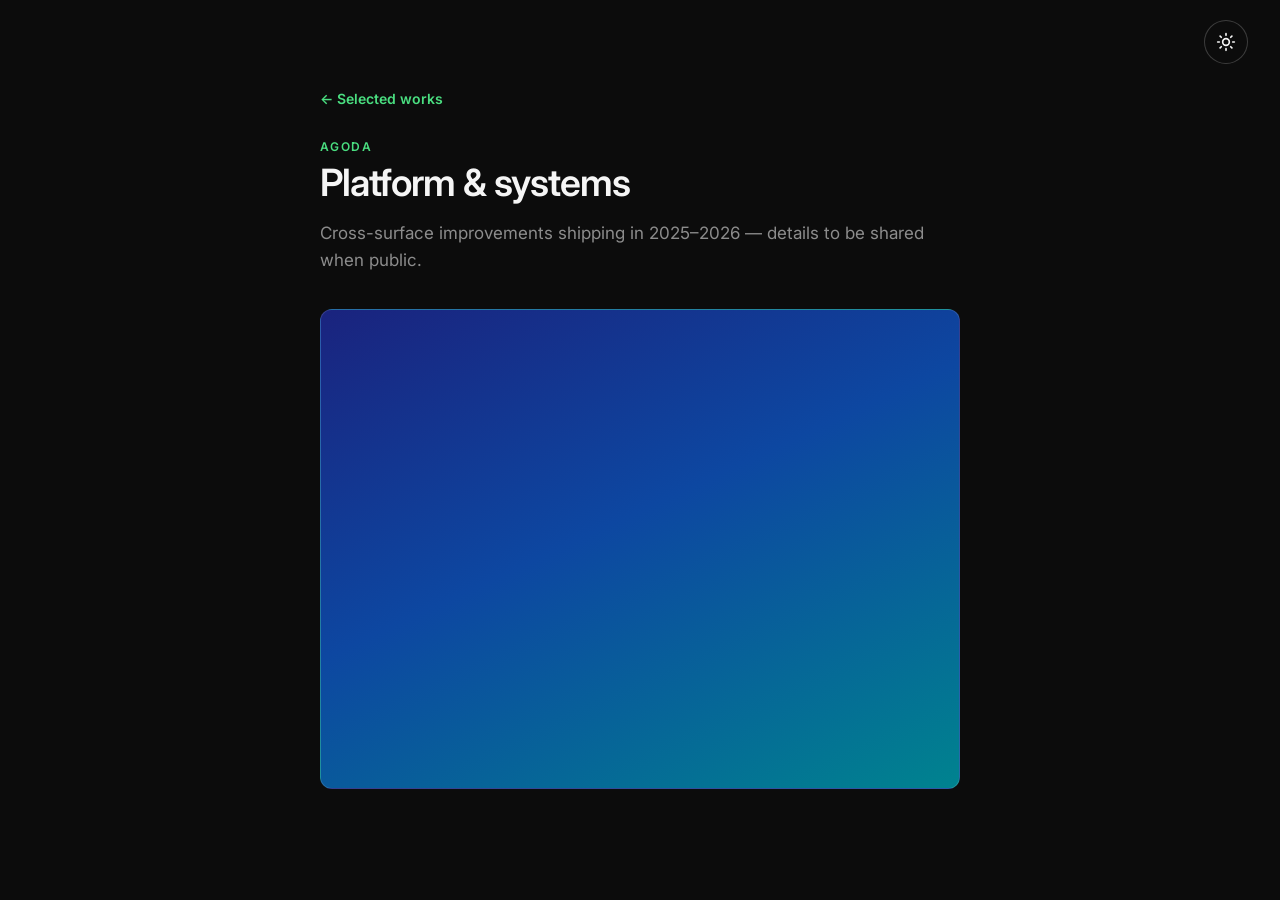
<file: kr-apps-benchmark/works/work-agoda-platform.html>
<!DOCTYPE html>
<html lang="ko">
<head>
  <meta charset="UTF-8" />
  <meta name="viewport" content="width=device-width, initial-scale=1.0" />
  <title>Platform &amp; systems — Hayeon Kim</title>
  <link rel="icon" href="../assets/favicon.svg" type="image/svg+xml" />
  <link rel="preconnect" href="https://fonts.googleapis.com" />
  <link rel="preconnect" href="https://fonts.gstatic.com" crossorigin />
  <link href="https://fonts.googleapis.com/css2?family=Inter:wght@400;500;600;700&display=swap" rel="stylesheet" />
  <script src="theme.js"></script>
  <link rel="stylesheet" href="work-detail.css" />
</head>
<body>
  <button type="button" class="theme-toggle" id="theme-toggle" aria-label="Switch theme" aria-pressed="false">
    <svg class="theme-icon-sun" viewBox="0 0 24 24" fill="none" stroke="currentColor" stroke-width="2" stroke-linecap="round" stroke-linejoin="round" aria-hidden="true">
      <circle cx="12" cy="12" r="4" />
      <path d="M12 2v2M12 20v2M4.93 4.93l1.41 1.41M17.66 17.66l1.41 1.41M2 12h2M20 12h2M4.93 19.07l1.41-1.41M17.66 6.34l1.41-1.41" />
    </svg>
    <svg class="theme-icon-moon" viewBox="0 0 24 24" fill="none" stroke="currentColor" stroke-width="2" stroke-linecap="round" stroke-linejoin="round" aria-hidden="true">
      <path d="M21 12.79A9 9 0 1 1 11.21 3 7 7 0 0 0 21 12.79z" />
    </svg>
  </button>
  <main class="work-page">
    <a class="work-back" href="../index.html#selected-works">← Selected works</a>
    <p class="work-brand">Agoda</p>
    <h1 class="work-title">Platform &amp; systems</h1>
    <p class="work-lede">Cross-surface improvements shipping in 2025–2026 — details to be shared when public.</p>
    <div class="work-visual work-visual--agoda-b" aria-hidden="true"></div>
  </main>
</body>
</html>
</file>
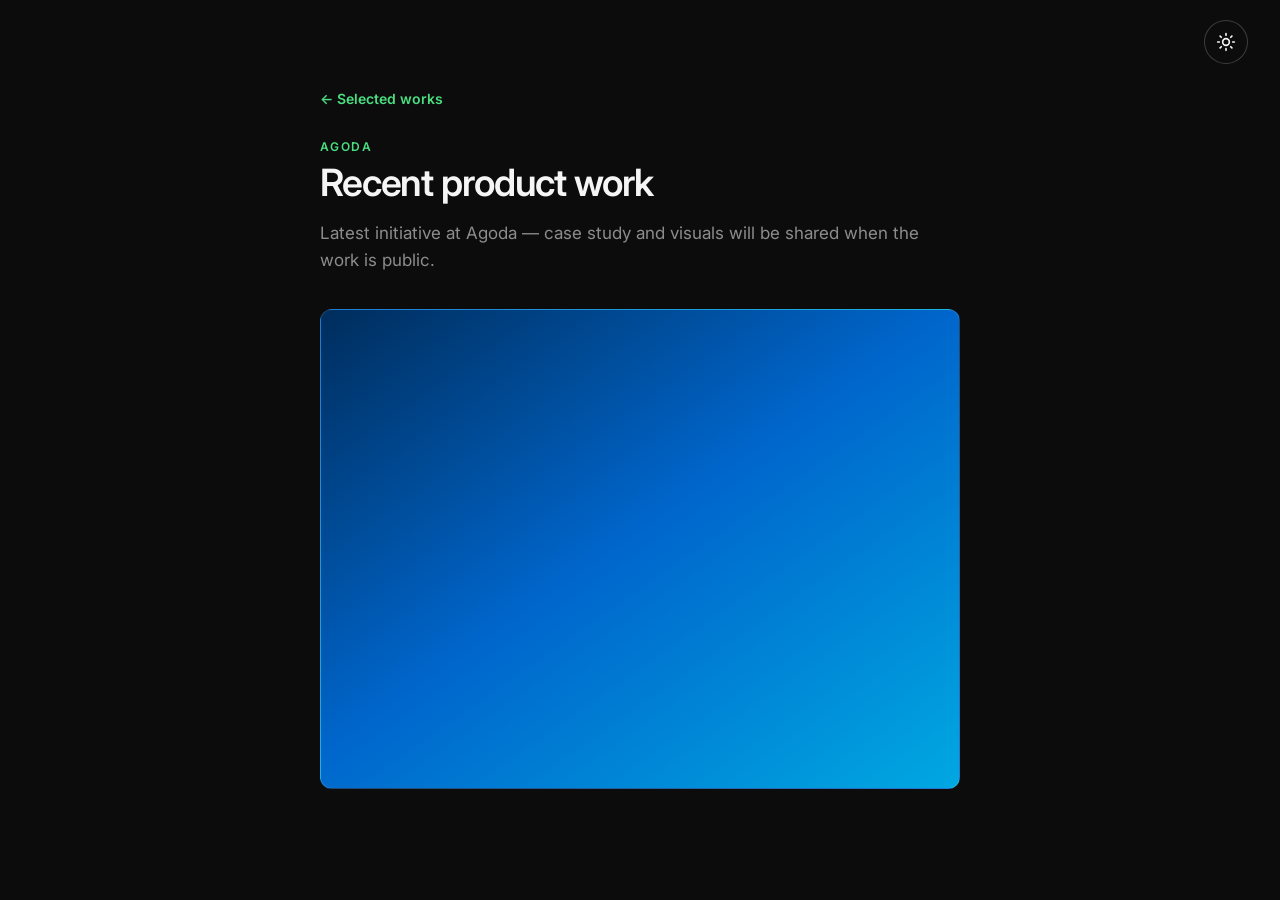
<file: kr-apps-benchmark/works/work-agoda-recent.html>
<!DOCTYPE html>
<html lang="ko">
<head>
  <meta charset="UTF-8" />
  <meta name="viewport" content="width=device-width, initial-scale=1.0" />
  <title>Recent product work — Hayeon Kim</title>
  <link rel="icon" href="../assets/favicon.svg" type="image/svg+xml" />
  <link rel="preconnect" href="https://fonts.googleapis.com" />
  <link rel="preconnect" href="https://fonts.gstatic.com" crossorigin />
  <link href="https://fonts.googleapis.com/css2?family=Inter:wght@400;500;600;700&display=swap" rel="stylesheet" />
  <script src="theme.js"></script>
  <link rel="stylesheet" href="work-detail.css" />
</head>
<body>
  <button type="button" class="theme-toggle" id="theme-toggle" aria-label="Switch theme" aria-pressed="false">
    <svg class="theme-icon-sun" viewBox="0 0 24 24" fill="none" stroke="currentColor" stroke-width="2" stroke-linecap="round" stroke-linejoin="round" aria-hidden="true">
      <circle cx="12" cy="12" r="4" />
      <path d="M12 2v2M12 20v2M4.93 4.93l1.41 1.41M17.66 17.66l1.41 1.41M2 12h2M20 12h2M4.93 19.07l1.41-1.41M17.66 6.34l1.41-1.41" />
    </svg>
    <svg class="theme-icon-moon" viewBox="0 0 24 24" fill="none" stroke="currentColor" stroke-width="2" stroke-linecap="round" stroke-linejoin="round" aria-hidden="true">
      <path d="M21 12.79A9 9 0 1 1 11.21 3 7 7 0 0 0 21 12.79z" />
    </svg>
  </button>
  <main class="work-page">
    <a class="work-back" href="../index.html#selected-works">← Selected works</a>
    <p class="work-brand">Agoda</p>
    <h1 class="work-title">Recent product work</h1>
    <p class="work-lede">Latest initiative at Agoda — case study and visuals will be shared when the work is public.</p>
    <div class="work-visual work-visual--agoda-a" aria-hidden="true"></div>
  </main>
</body>
</html>
</file>
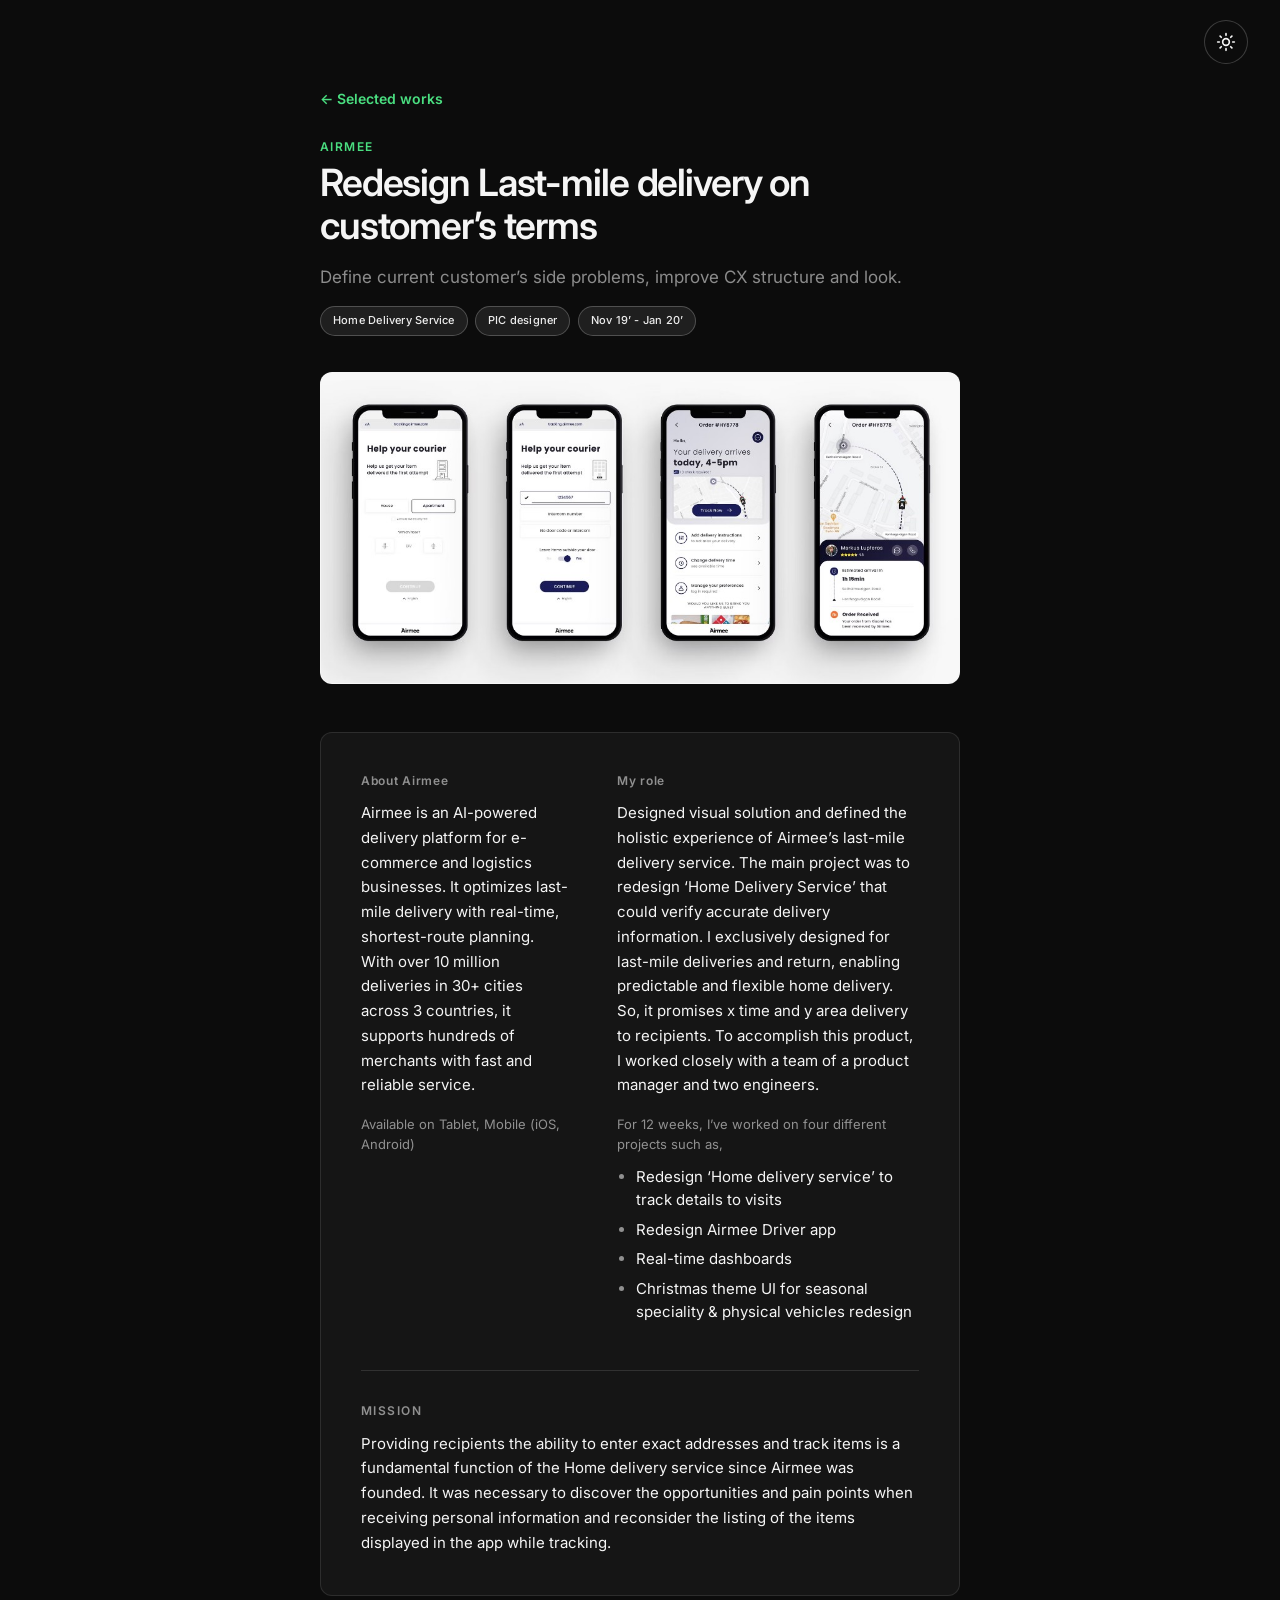
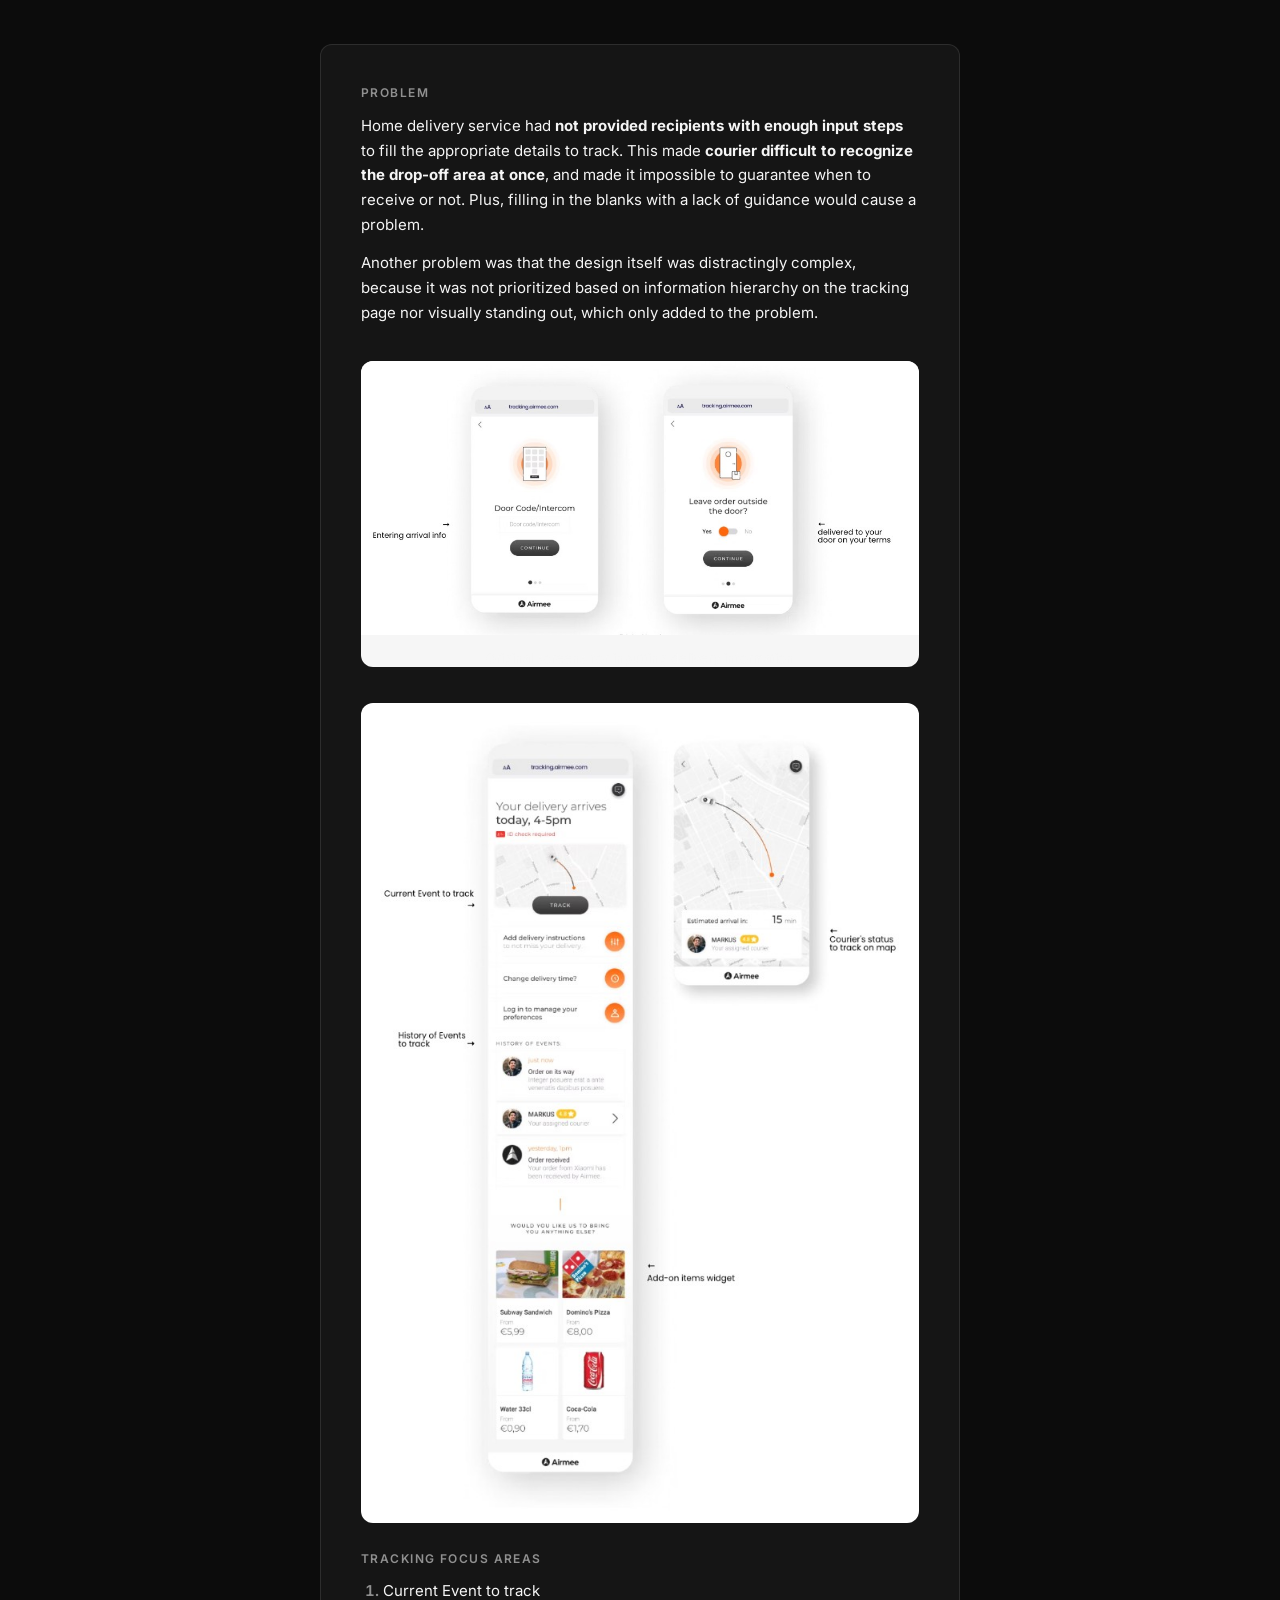
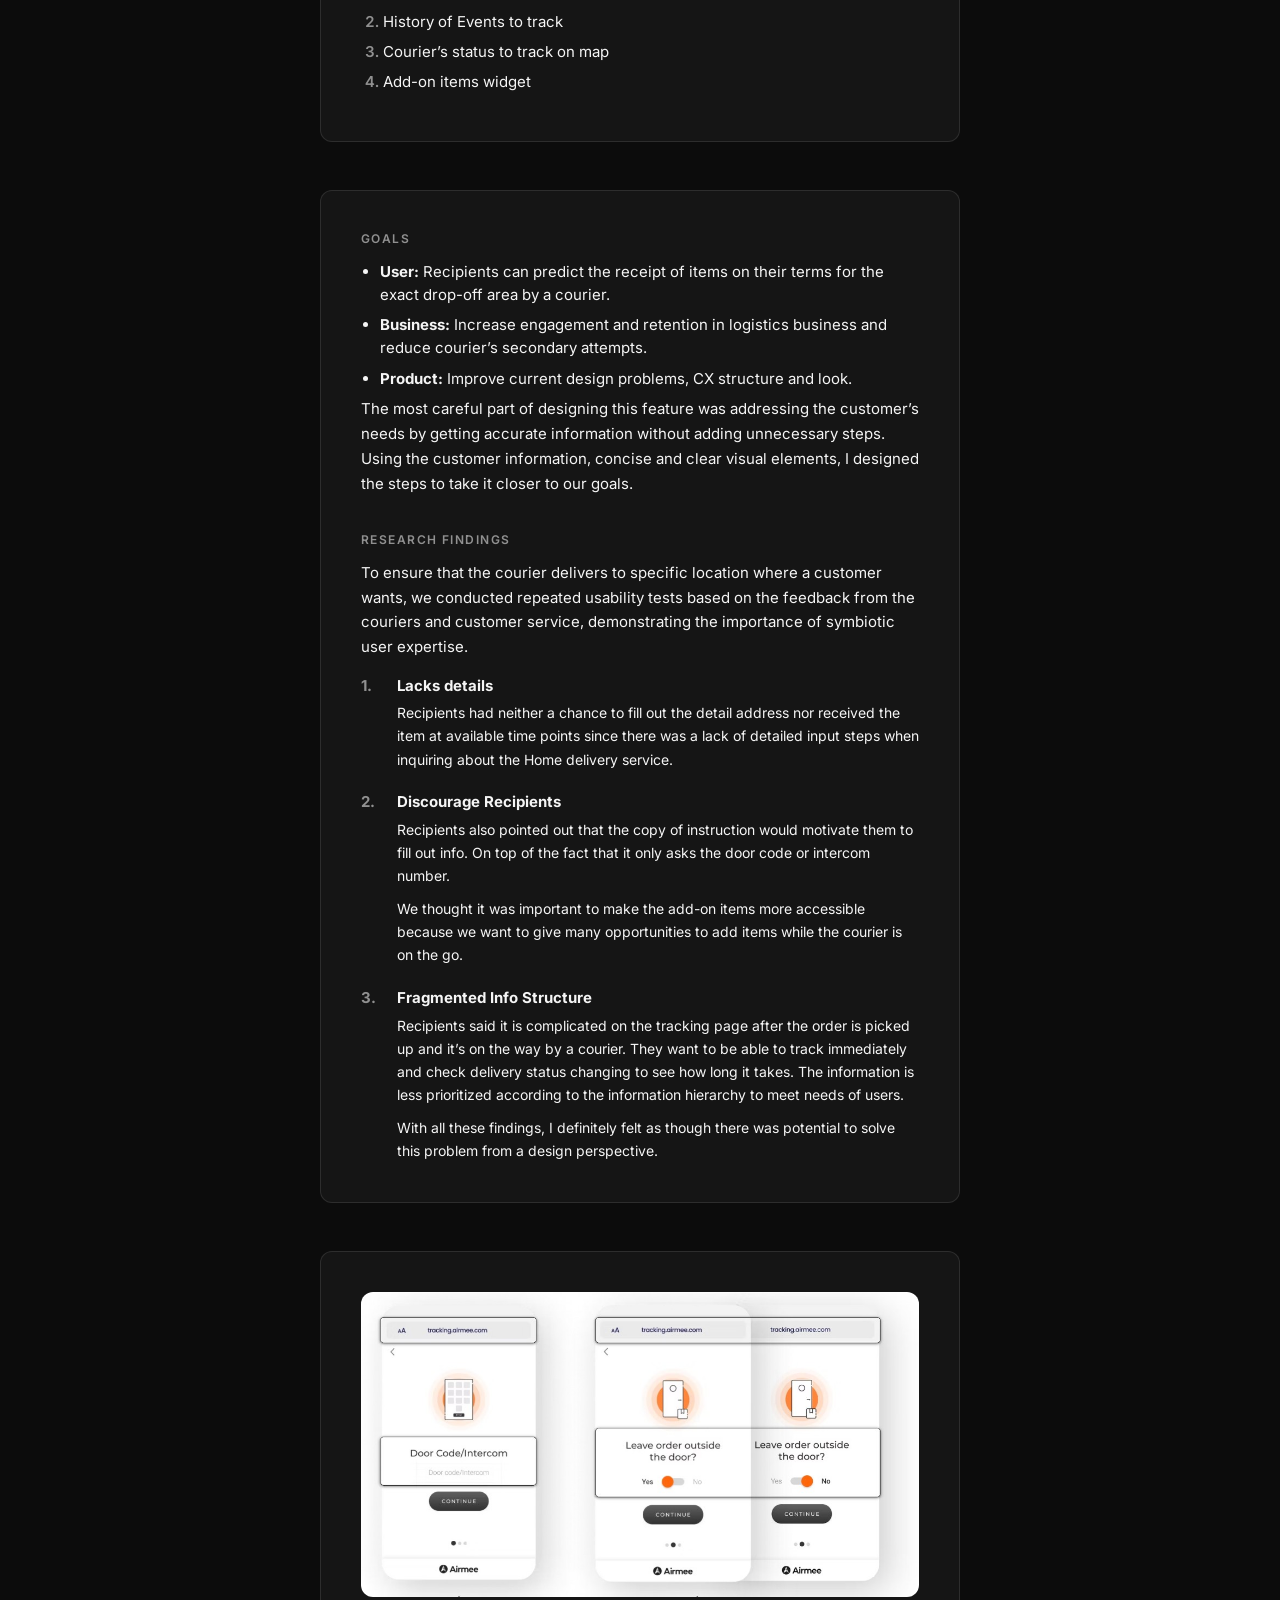
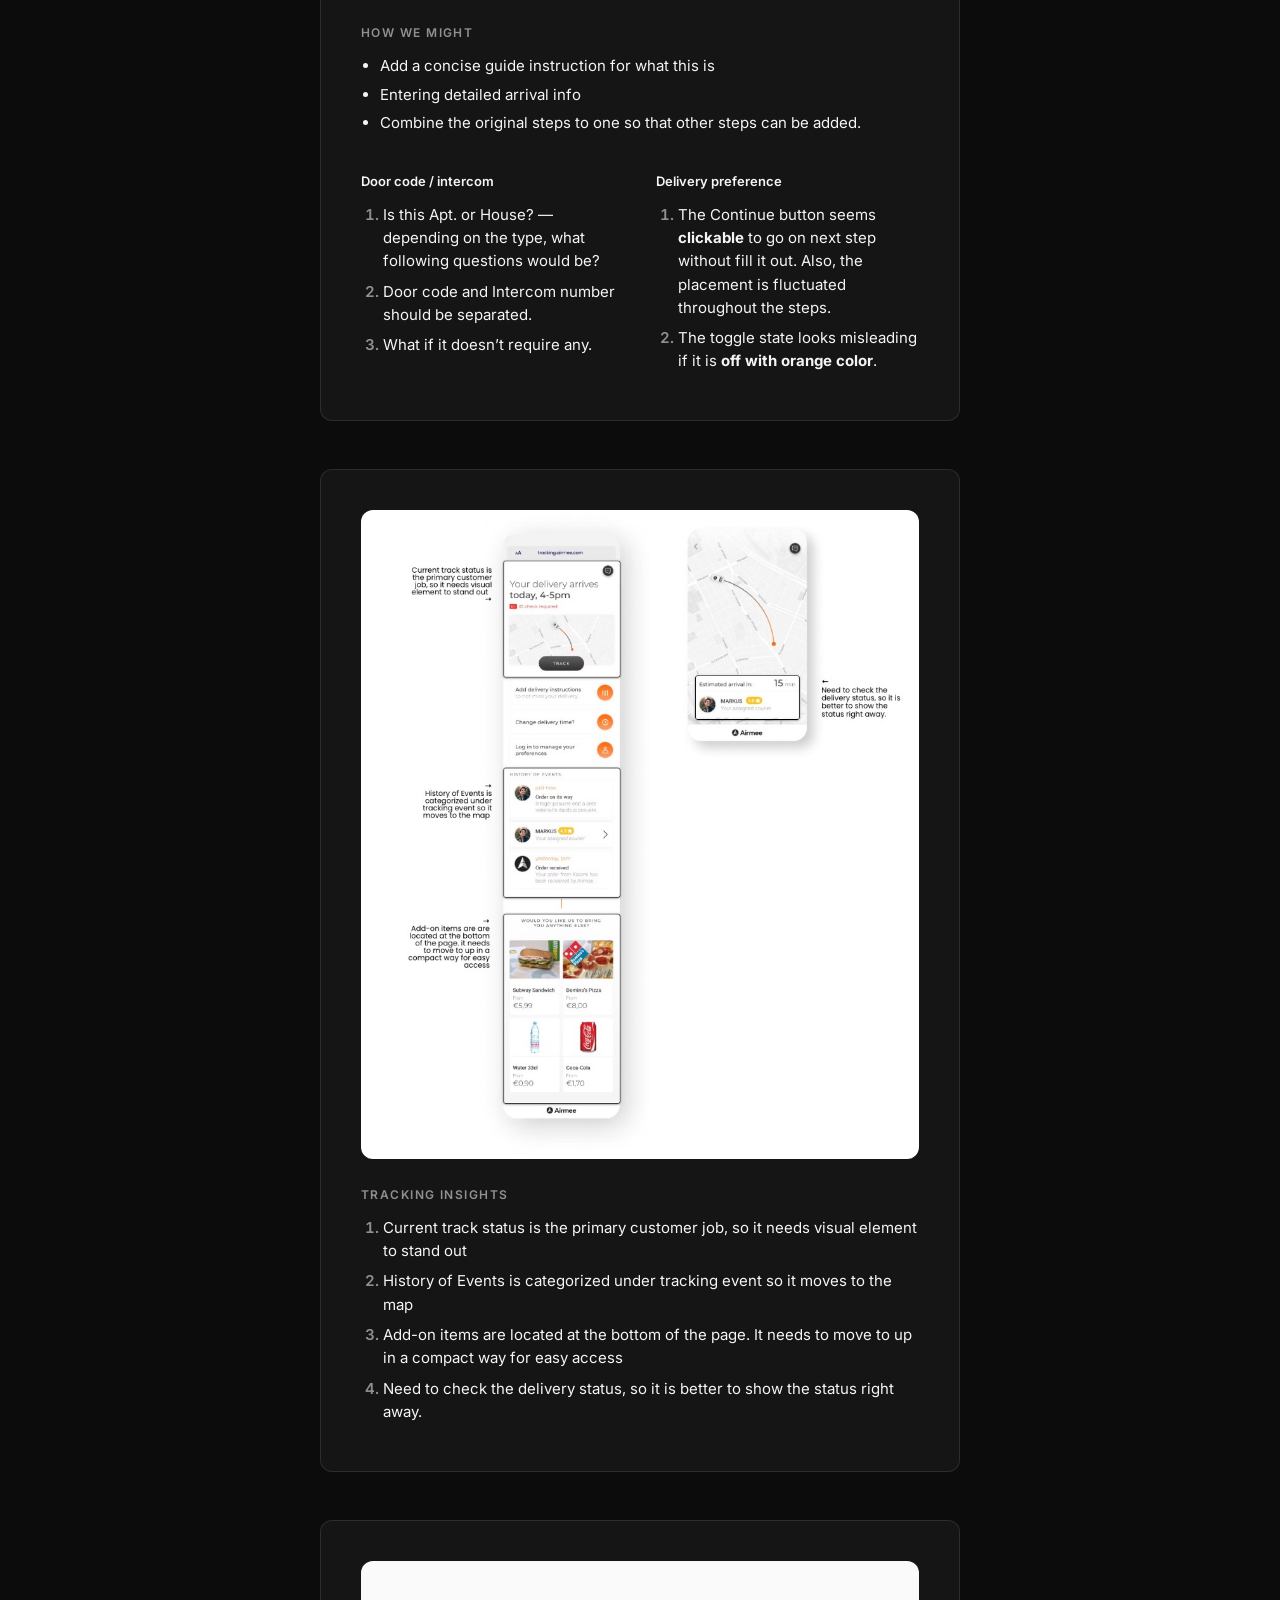
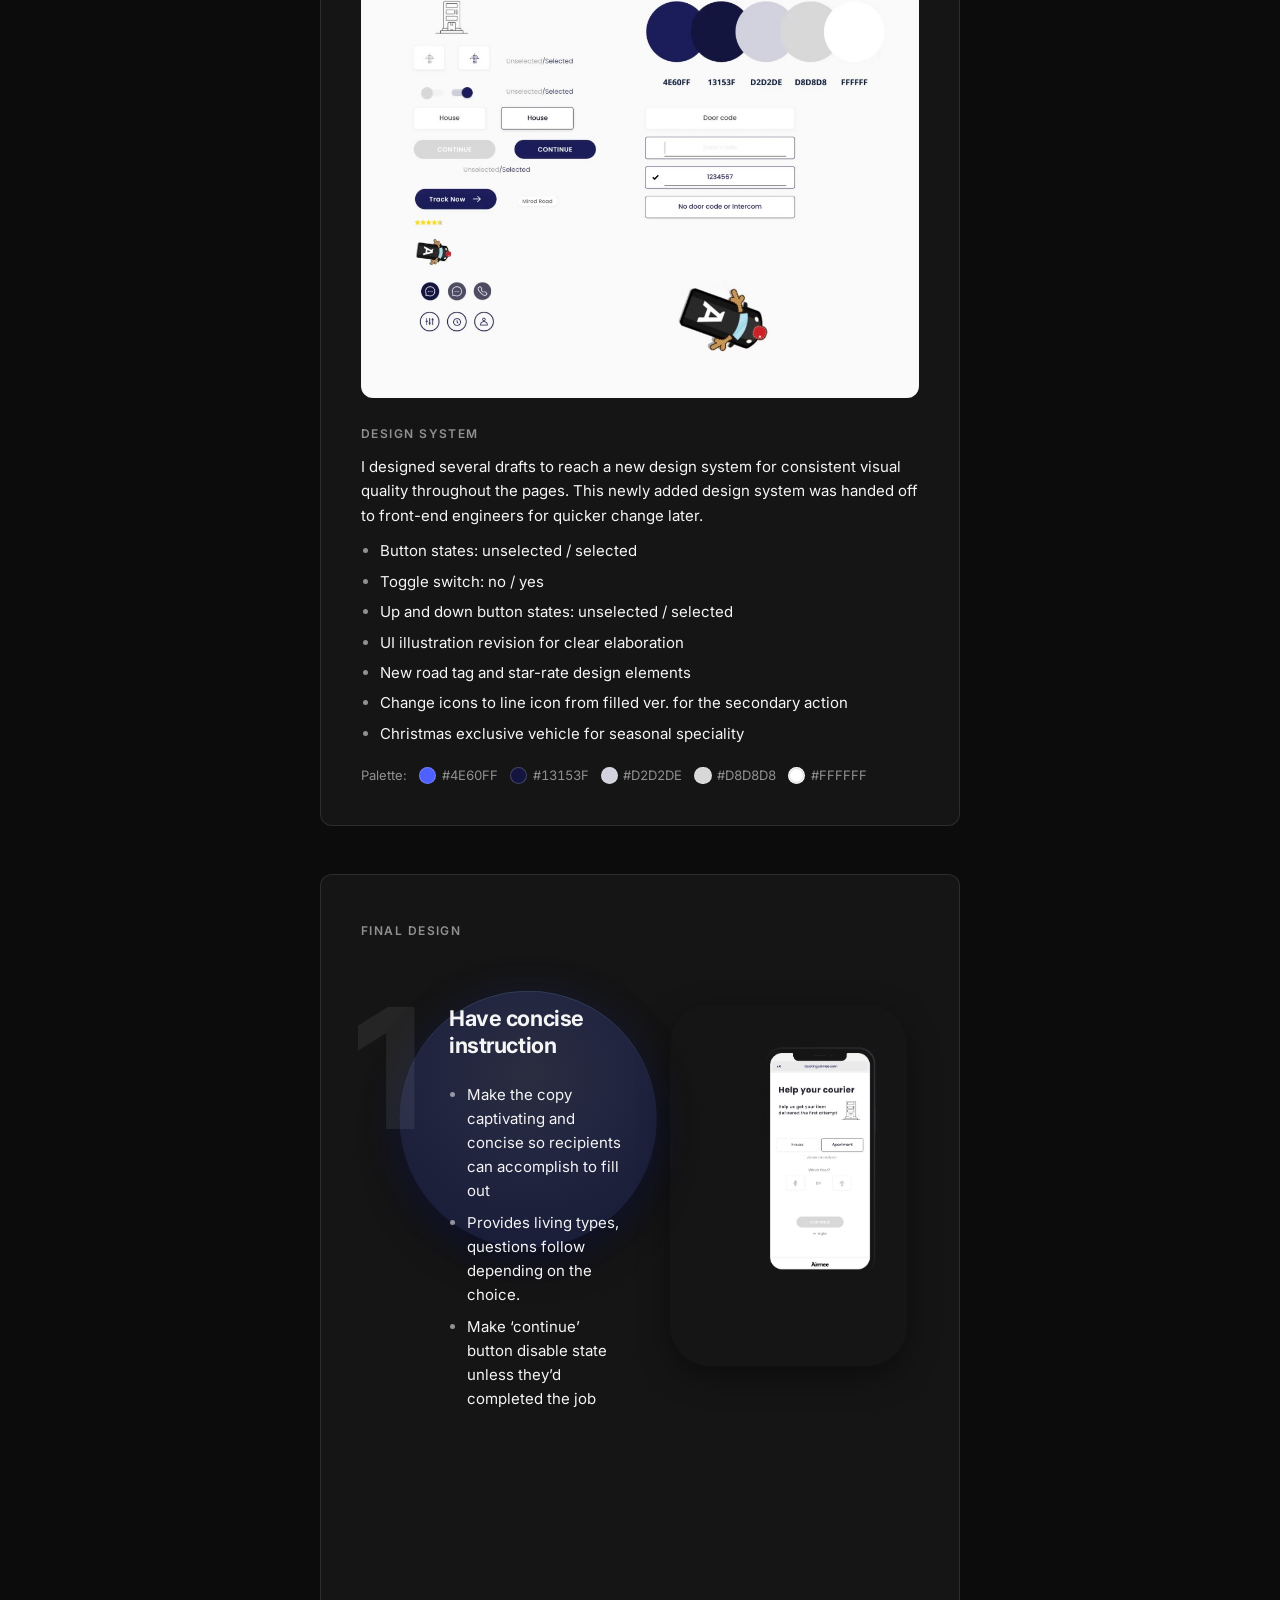
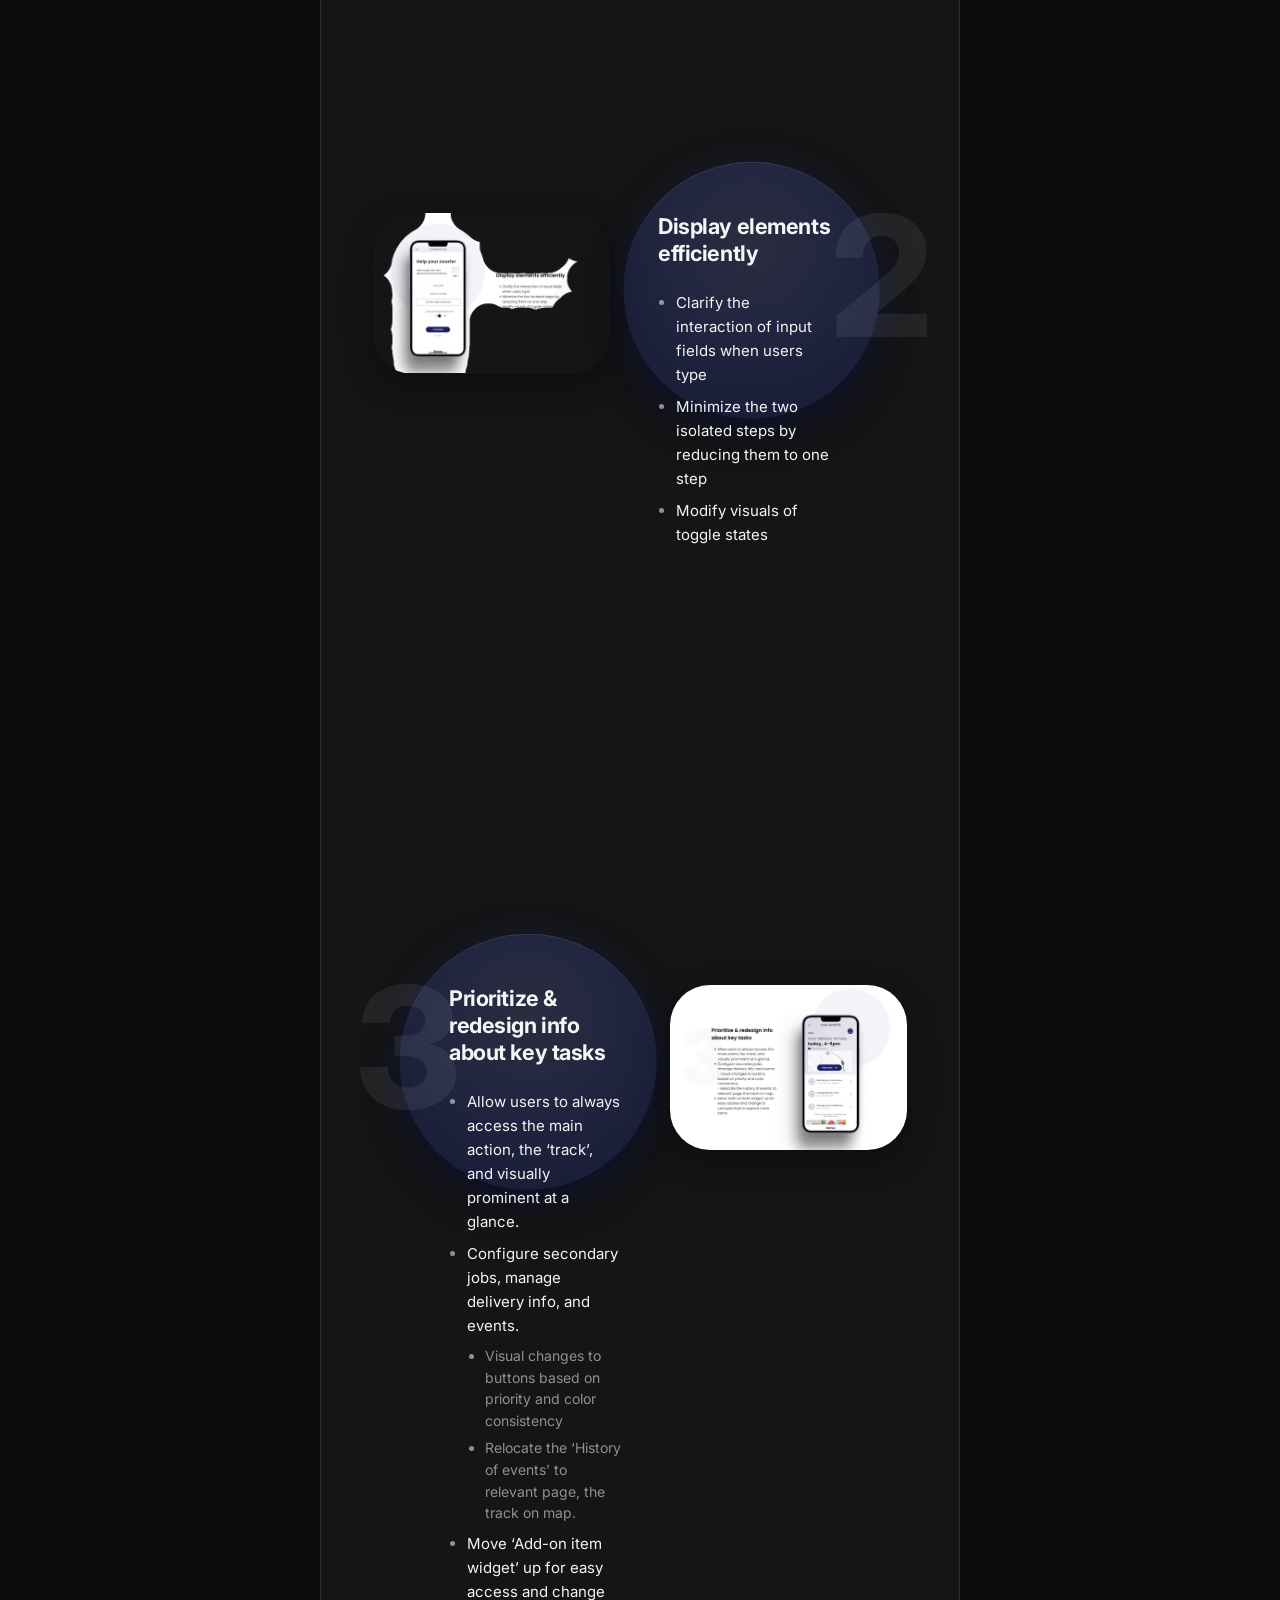
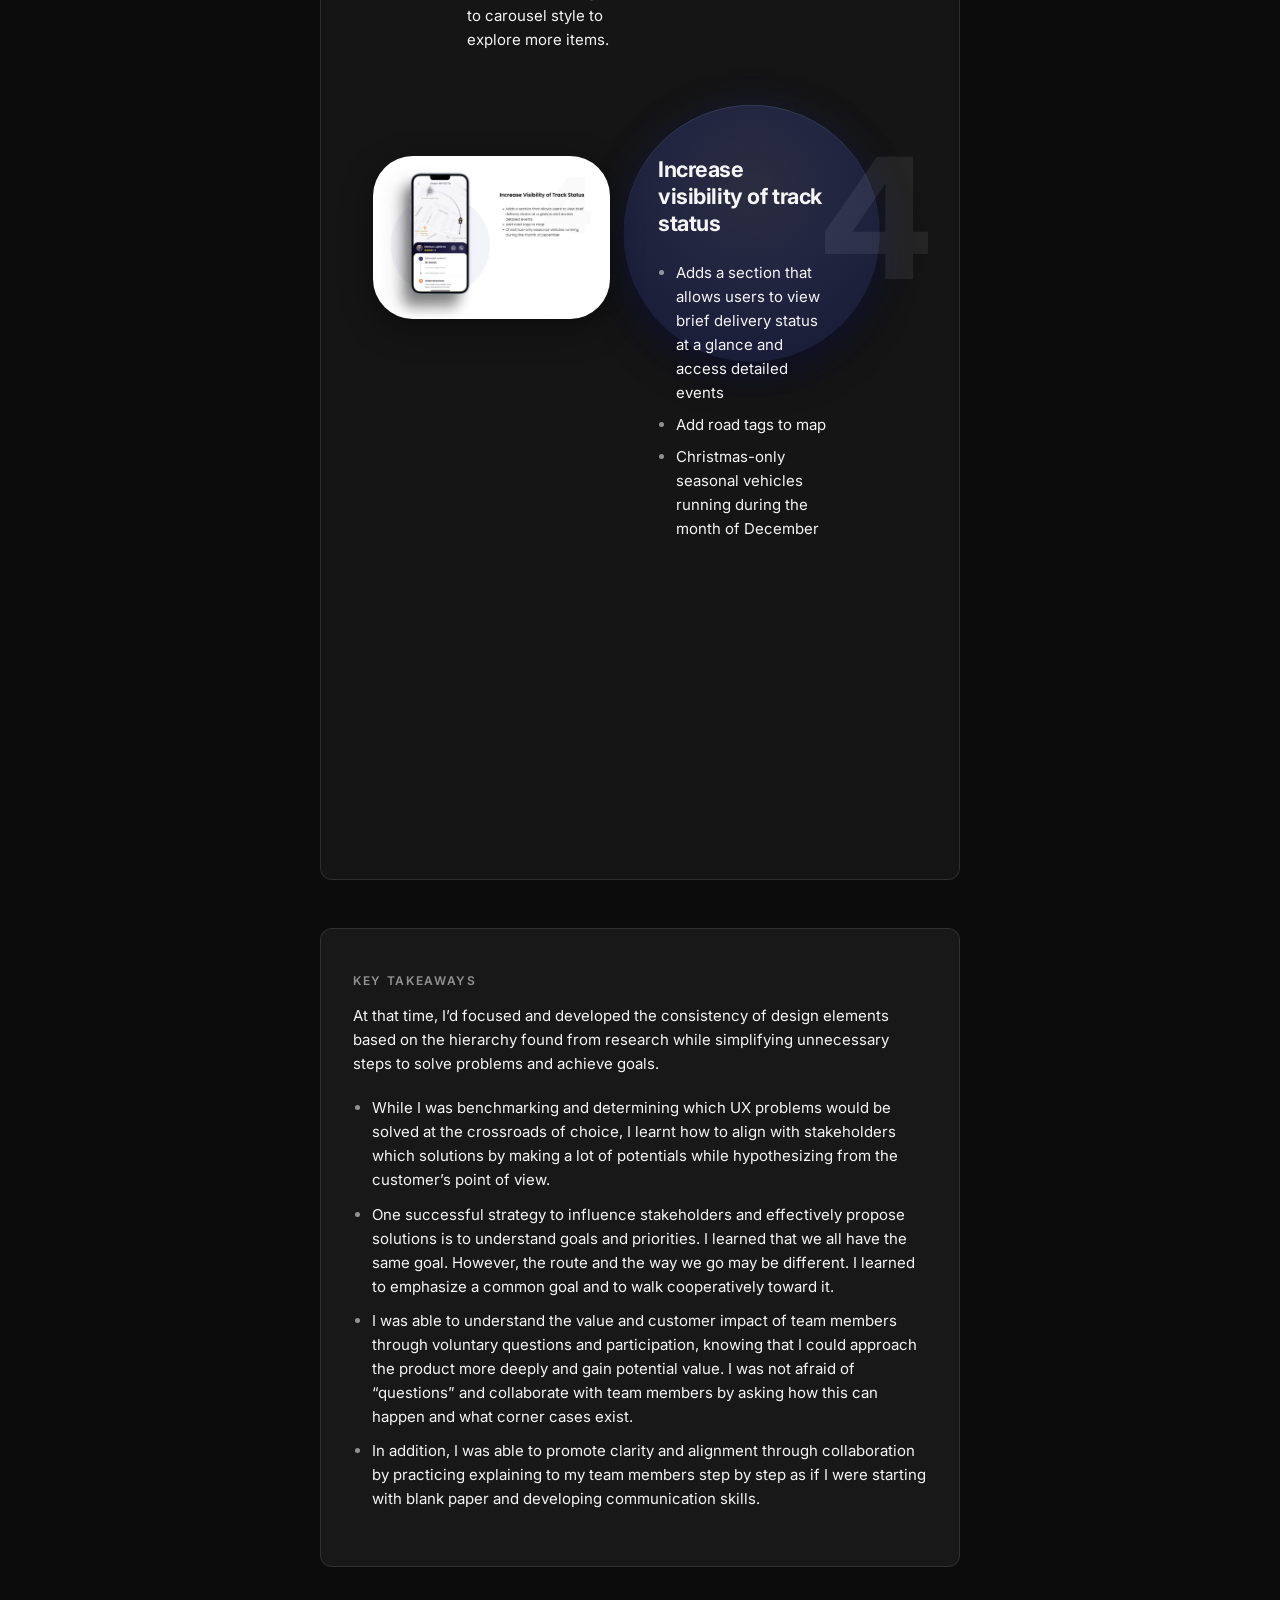
<file: kr-apps-benchmark/works/work-airmee-delivery.html>
<!DOCTYPE html>
<html lang="ko">
<head>
  <meta charset="UTF-8" />
  <meta name="viewport" content="width=device-width, initial-scale=1.0" />
  <title>Redesign Last-mile delivery — Airmee — Hayeon Kim</title>
  <link rel="icon" href="../assets/favicon.svg" type="image/svg+xml" />
  <link rel="preconnect" href="https://fonts.googleapis.com" />
  <link rel="preconnect" href="https://fonts.gstatic.com" crossorigin />
  <link href="https://fonts.googleapis.com/css2?family=Inter:wght@400;500;600;700&display=swap" rel="stylesheet" />
  <script src="theme.js"></script>
  <script src="work-final-equal-height.js" defer></script>
  <link rel="stylesheet" href="work-detail.css" />
</head>
<body class="page-airmee">
  <button type="button" class="theme-toggle" id="theme-toggle" aria-label="Switch theme" aria-pressed="false">
    <svg class="theme-icon-sun" viewBox="0 0 24 24" fill="none" stroke="currentColor" stroke-width="2" stroke-linecap="round" stroke-linejoin="round" aria-hidden="true">
      <circle cx="12" cy="12" r="4" />
      <path d="M12 2v2M12 20v2M4.93 4.93l1.41 1.41M17.66 17.66l1.41 1.41M2 12h2M20 12h2M4.93 19.07l1.41-1.41M17.66 6.34l1.41-1.41" />
    </svg>
    <svg class="theme-icon-moon" viewBox="0 0 24 24" fill="none" stroke="currentColor" stroke-width="2" stroke-linecap="round" stroke-linejoin="round" aria-hidden="true">
      <path d="M21 12.79A9 9 0 1 1 11.21 3 7 7 0 0 0 21 12.79z" />
    </svg>
  </button>
  <main class="work-page">
    <a class="work-back" href="../index.html#selected-works">← Selected works</a>
    <p class="work-brand">Airmee</p>
    <h1 class="work-title">Redesign Last-mile delivery on customer&rsquo;s terms</h1>
    <p class="work-lede">Define current customer&rsquo;s side problems, improve CX structure and look.</p>
    <div class="work-meta-pills" role="list">
      <span class="work-meta-pill" role="listitem">Home Delivery Service</span>
      <span class="work-meta-pill" role="listitem">PIC designer</span>
      <span class="work-meta-pill" role="listitem">Nov 19&rsquo; - Jan 20&rsquo;</span>
    </div>
    <figure class="work-visual">
      <img src="../assets/works-airmee-delivery.png" alt="Airmee: Help your courier steps, delivery overview with Track Now, and live map tracking across four phone mockups" width="1024" height="497" loading="lazy" />
    </figure>
    <section class="work-case-body" aria-label="Case study context">
      <div class="work-case-body__grid">
        <div class="work-case-body__column">
          <h2 class="work-case-body__label">About Airmee</h2>
          <p class="work-case-body__prose">Airmee is an AI-powered delivery platform for e-commerce and logistics businesses. It optimizes last-mile delivery with real-time, shortest-route planning. With over 10 million deliveries in 30+ cities across 3 countries, it supports hundreds of merchants with fast and reliable service.</p>
          <p class="work-case-body__note">Available on Tablet, Mobile (iOS, Android)</p>
        </div>
        <div class="work-case-body__column">
          <h2 class="work-case-body__label">My role</h2>
          <p class="work-case-body__prose">Designed visual solution and defined the holistic experience of Airmee&rsquo;s last-mile delivery service. The main project was to redesign &lsquo;Home Delivery Service&rsquo; that could verify accurate delivery information. I exclusively designed for last-mile deliveries and return, enabling predictable and flexible home delivery. So, it promises x time and y area delivery to recipients. To accomplish this product, I worked closely with a team of a product manager and two engineers.</p>
          <p class="work-case-body__note">For 12 weeks, I&rsquo;ve worked on four different projects such as,</p>
          <ul class="work-case-body__list">
            <li>Redesign &lsquo;Home delivery service&rsquo; to track details to visits</li>
            <li>Redesign Airmee Driver app</li>
            <li>Real-time dashboards</li>
            <li>Christmas theme UI for seasonal speciality &amp; physical vehicles redesign</li>
          </ul>
        </div>
      </div>
      <div class="work-case-body__mission">
        <h2 class="work-case-body__label work-case-body__label--caps">Mission</h2>
        <p class="work-case-body__prose">Providing recipients the ability to enter exact addresses and track items is a fundamental function of the Home delivery service since Airmee was founded. It was necessary to discover the opportunities and pain points when receiving personal information and reconsider the listing of the items displayed in the app while tracking.</p>
      </div>
    </section>

    <section class="work-case-panel" aria-labelledby="airmee-problem-heading airmee-original-screens-caption airmee-tracking-callouts-heading">
      <h2 id="airmee-problem-heading" class="work-case-body__label work-case-body__label--caps work-case-panel__heading">Problem</h2>
      <p class="work-case-body__prose work-case-panel__prose">Home delivery service had <strong>not provided recipients with enough input steps</strong> to fill the appropriate details to track. This made <strong>courier difficult to recognize the drop-off area at once</strong>, and made it impossible to guarantee when to receive or not. Plus, filling in the blanks with a lack of guidance would cause a problem.</p>
      <p class="work-case-body__prose work-case-panel__prose">Another problem was that the design itself was distractingly complex, because it was not prioritized based on information hierarchy on the tracking page nor visually standing out, which only added to the problem.</p>
      <figure class="work-visual work-visual--borderless work-case-panel__figure--section">
        <img src="../assets/works-airmee-case-body-hero.png" alt="Airmee original mobile screens for inputting delivery information: door code and intercom, leave order outside the door" width="1024" height="502" loading="lazy" />
        <figcaption id="airmee-original-screens-caption" class="work-visual__caption">Original screens for inputting delivery information</figcaption>
      </figure>
      <figure class="work-visual work-visual--borderless work-case-panel__figure--section">
        <img src="../assets/works-airmee-tracking-callouts.png" alt="Airmee tracking UI with callouts for current event, history, map, and add-on items" width="1200" height="700" loading="lazy" />
      </figure>
      <h2 id="airmee-tracking-callouts-heading" class="work-case-body__label work-case-body__label--caps work-case-panel__heading">Tracking focus areas</h2>
      <ol class="work-case-panel__ordered">
        <li>Current Event to track</li>
        <li>History of Events to track</li>
        <li>Courier&rsquo;s status to track on map</li>
        <li>Add-on items widget</li>
      </ol>
    </section>

    <section class="work-case-panel" aria-labelledby="airmee-goals-heading airmee-research-heading">
      <h2 id="airmee-goals-heading" class="work-case-body__label work-case-body__label--caps work-case-panel__heading">Goals</h2>
      <ul class="work-case-panel__bullets work-case-panel__bullets--tight">
        <li><strong>User:</strong> Recipients can predict the receipt of items on their terms for the exact drop-off area by a courier.</li>
        <li><strong>Business:</strong> Increase engagement and retention in logistics business and reduce courier&rsquo;s secondary attempts.</li>
        <li><strong>Product:</strong> Improve current design problems, CX structure and look.</li>
      </ul>
      <p class="work-case-body__prose work-case-panel__prose">The most careful part of designing this feature was addressing the customer&rsquo;s needs by getting accurate information without adding unnecessary steps. Using the customer information, concise and clear visual elements, I designed the steps to take it closer to our goals.</p>
      <h2 id="airmee-research-heading" class="work-case-body__label work-case-body__label--caps work-case-panel__subheading">Research findings</h2>
      <p class="work-case-body__prose work-case-panel__prose">To ensure that the courier delivers to specific location where a customer wants, we conducted repeated usability tests based on the feedback from the couriers and customer service, demonstrating the importance of symbiotic user expertise.</p>
      <ol class="work-case-panel__research">
        <li>
          <strong class="work-case-panel__research-title">Lacks details</strong>
          <p class="work-case-body__prose">Recipients had neither a chance to fill out the detail address nor received the item at available time points since there was a lack of detailed input steps when inquiring about the Home delivery service.</p>
        </li>
        <li>
          <strong class="work-case-panel__research-title">Discourage Recipients</strong>
          <p class="work-case-body__prose">Recipients also pointed out that the copy of instruction would motivate them to fill out info. On top of the fact that it only asks the door code or intercom number.</p>
          <p class="work-case-body__prose">We thought it was important to make the add-on items more accessible because we want to give many opportunities to add items while the courier is on the go.</p>
        </li>
        <li>
          <strong class="work-case-panel__research-title">Fragmented Info Structure</strong>
          <p class="work-case-body__prose">Recipients said it is complicated on the tracking page after the order is picked up and it&rsquo;s on the way by a courier. They want to be able to track immediately and check delivery status changing to see how long it takes. The information is less prioritized according to the information hierarchy to meet needs of users.</p>
          <p class="work-case-body__prose">With all these findings, I definitely felt as though there was potential to solve this problem from a design perspective.</p>
        </li>
      </ol>
    </section>

    <section class="work-case-panel" aria-labelledby="airmee-hwm-heading">
      <figure class="work-visual work-visual--borderless work-case-panel__figure--section">
        <img src="../assets/works-airmee-how-we-might.png" alt="Airmee tracking: three-step flow — door code and intercom entry, then leave order outside the door with Yes and No toggle states" width="1024" height="559" loading="lazy" />
      </figure>
      <h2 id="airmee-hwm-heading" class="work-case-body__label work-case-body__label--caps work-case-panel__heading">How we might</h2>
      <ul class="work-case-panel__notes">
        <li>Add a concise guide instruction for what this is</li>
        <li>Entering detailed arrival info</li>
        <li>Combine the original steps to one so that other steps can be added.</li>
      </ul>
      <div class="work-case-panel__columns">
        <div>
          <p class="work-case-body__note work-case-panel__column-label">Door code / intercom</p>
          <ol class="work-case-panel__ordered">
            <li>Is this Apt. or House? &mdash; depending on the type, what following questions would be?</li>
            <li>Door code and Intercom number should be separated.</li>
            <li>What if it doesn&rsquo;t require any.</li>
          </ol>
        </div>
        <div>
          <p class="work-case-body__note work-case-panel__column-label">Delivery preference</p>
          <ol class="work-case-panel__ordered">
            <li>The Continue button seems <strong>clickable</strong> to go on next step without fill it out. Also, the placement is fluctuated throughout the steps.</li>
            <li>The toggle state looks misleading if it is <strong>off with orange color</strong>.</li>
          </ol>
        </div>
      </div>
    </section>

    <section class="work-case-panel" aria-labelledby="airmee-insights-heading">
      <figure class="work-visual work-visual--borderless">
        <img src="../assets/works-airmee-tracking-insights.png" alt="Tracking page annotations for hierarchy and map" width="1200" height="700" loading="lazy" />
      </figure>
      <h2 id="airmee-insights-heading" class="work-case-body__label work-case-body__label--caps work-case-panel__heading">Tracking insights</h2>
      <ol class="work-case-panel__ordered">
        <li>Current track status is the primary customer job, so it needs visual element to stand out</li>
        <li>History of Events is categorized under tracking event so it moves to the map</li>
        <li>Add-on items are located at the bottom of the page. It needs to move to up in a compact way for easy access</li>
        <li>Need to check the delivery status, so it is better to show the status right away.</li>
      </ol>
    </section>

    <section class="work-case-panel" aria-labelledby="airmee-ds-heading">
      <figure class="work-visual">
        <img src="../assets/works-airmee-design-system.png" alt="Airmee design system: palette, buttons, toggles, door-code form patterns, icons, and seasonal vehicle illustration" width="1024" height="802" loading="lazy" />
      </figure>
      <h2 id="airmee-ds-heading" class="work-case-body__label work-case-body__label--caps work-case-panel__heading">Design system</h2>
      <p class="work-case-body__prose work-case-panel__prose">I designed several drafts to reach a new design system for consistent visual quality throughout the pages. This newly added design system was handed off to front-end engineers for quicker change later.</p>
      <ul class="work-case-body__list work-case-panel__bullets">
        <li>Button states: unselected / selected</li>
        <li>Toggle switch: no / yes</li>
        <li>Up and down button states: unselected / selected</li>
        <li>UI illustration revision for clear elaboration</li>
        <li>New road tag and star-rate design elements</li>
        <li>Change icons to line icon from filled ver. for the secondary action</li>
        <li>Christmas exclusive vehicle for seasonal speciality</li>
      </ul>
      <p class="work-case-body__note work-case-panel__palette">Palette: <span class="work-case-panel__swatch" style="--swatch:#4E60FF">#4E60FF</span> <span class="work-case-panel__swatch" style="--swatch:#13153F">#13153F</span> <span class="work-case-panel__swatch" style="--swatch:#D2D2DE">#D2D2DE</span> <span class="work-case-panel__swatch" style="--swatch:#D8D8D8">#D8D8D8</span> <span class="work-case-panel__swatch work-case-panel__swatch--light" style="--swatch:#FFFFFF">#FFFFFF</span></p>
    </section>

    <section class="work-final" aria-label="Final design">
      <header class="work-final__intro">
        <p class="work-final__eyebrow">Final design</p>
      </header>

      <article class="work-final-chapter work-final-chapter--media-end" aria-labelledby="final-solution-1">
        <div class="work-final-chapter__text">
          <span class="work-final-chapter__index" aria-hidden="true">1</span>
          <h3 id="final-solution-1" class="work-final-chapter__title">Have concise instruction</h3>
          <ul class="work-final-chapter__list">
            <li>Make the copy captivating and concise so recipients can accomplish to fill out</li>
            <li>Provides living types, questions follow depending on the choice.</li>
            <li>Make &lsquo;continue&rsquo; button disable state unless they&rsquo;d completed the job</li>
          </ul>
        </div>
        <figure class="work-final-chapter__media">
          <video
            width="1024"
            height="692"
            poster="../assets/works-airmee-help-courier-mockup.png"
            preload="auto"
            autoplay
            loop
            muted
            playsinline
            aria-label="Help your courier: Apartment selected, courtyard access, floor stepper, and disabled Continue until the flow is complete"
          >
            <source src="../assets/works-airmee-help-courier-prototype.m4v?v=1" type="video/mp4" />
            <source src="../assets/works-airmee-help-courier-prototype.mov?v=8" type="video/quicktime" />
            <img
              src="../assets/works-airmee-help-courier-mockup.png"
              alt="Help your courier: Apartment selected, courtyard access, floor stepper, and disabled Continue until the flow is complete"
              width="1024"
              height="692"
              loading="lazy"
            />
          </video>
        </figure>
      </article>

      <article class="work-final-chapter work-final-chapter--media-start work-final-chapter--index-end" aria-labelledby="final-solution-2">
        <figure class="work-final-chapter__media">
          <video
            width="1024"
            height="692"
            poster="../assets/works-airmee-final-02.png"
            preload="auto"
            autoplay
            loop
            muted
            playsinline
            aria-label="Final UI: door code and intercom fields, leave items outside toggle, and Continue"
          >
            <source src="../assets/works-airmee-final-02.m4v?v=1" type="video/mp4" />
            <source src="../assets/works-airmee-final-02.mov?v=1" type="video/quicktime" />
            <img
              src="../assets/works-airmee-final-02.png"
              alt="Final UI: door code and intercom fields, leave items outside toggle, and Continue"
              width="1024"
              height="692"
              loading="lazy"
            />
          </video>
        </figure>
        <div class="work-final-chapter__text">
          <span class="work-final-chapter__index" aria-hidden="true">2</span>
          <h3 id="final-solution-2" class="work-final-chapter__title">Display elements efficiently</h3>
          <ul class="work-final-chapter__list">
            <li>Clarify the interaction of input fields when users type</li>
            <li>Minimize the two isolated steps by reducing them to one step</li>
            <li>Modify visuals of toggle states</li>
          </ul>
        </div>
      </article>

      <article class="work-final-chapter work-final-chapter--media-end" aria-labelledby="final-solution-3">
        <div class="work-final-chapter__text">
          <span class="work-final-chapter__index" aria-hidden="true">3</span>
          <h3 id="final-solution-3" class="work-final-chapter__title">Prioritize &amp; redesign info about key tasks</h3>
          <ul class="work-final-chapter__list">
            <li>Allow users to always access the main action, the &lsquo;track&rsquo;, and visually prominent at a glance.</li>
            <li>
              Configure secondary jobs, manage delivery info, and events.
              <ul class="work-final-chapter__sublist">
                <li>Visual changes to buttons based on priority and color consistency</li>
                <li>Relocate the &lsquo;History of events&rsquo; to relevant page, the track on map.</li>
              </ul>
            </li>
            <li>Move &lsquo;Add-on item widget&rsquo; up for easy access and change to carousel style to explore more items.</li>
          </ul>
        </div>
        <figure class="work-final-chapter__media">
          <video
            width="1024"
            height="715"
            poster="../assets/works-airmee-final-03.png"
            preload="auto"
            autoplay
            loop
            muted
            playsinline
            aria-label="Final tracking: order status, Track Now, actions, and add-on carousel"
          >
            <source src="../assets/works-airmee-final-03.m4v?v=2" type="video/mp4" />
            <source src="../assets/works-airmee-final-03.mov?v=5" type="video/quicktime" />
            <img
              src="../assets/works-airmee-final-03.png"
              alt="Final tracking: order status, Track Now, actions, and add-on carousel"
              width="1024"
              height="715"
              loading="lazy"
            />
          </video>
        </figure>
      </article>

      <article class="work-final-chapter work-final-chapter--media-start work-final-chapter--index-end" aria-labelledby="final-solution-4">
        <figure class="work-final-chapter__media">
          <video
            width="1024"
            height="703"
            poster="../assets/works-airmee-final-04.png"
            preload="auto"
            autoplay
            loop
            muted
            playsinline
            aria-label="Final map track view: route, driver bar, estimated arrival and order received status"
          >
            <source src="../assets/works-airmee-final-04.m4v?v=1" type="video/mp4" />
            <source src="../assets/works-airmee-final-04.mov?v=3" type="video/quicktime" />
            <img
              src="../assets/works-airmee-final-04.png"
              alt="Final map track view: route, driver bar, estimated arrival and order received status"
              width="1024"
              height="703"
              loading="lazy"
            />
          </video>
        </figure>
        <div class="work-final-chapter__text">
          <span class="work-final-chapter__index" aria-hidden="true">4</span>
          <h3 id="final-solution-4" class="work-final-chapter__title">Increase visibility of track status</h3>
          <ul class="work-final-chapter__list">
            <li>Adds a section that allows users to view brief delivery status at a glance and access detailed events</li>
            <li>Add road tags to map</li>
            <li>Christmas-only seasonal vehicles running during the month of December</li>
          </ul>
        </div>
      </article>
    </section>

    <section class="work-takeaways" aria-labelledby="work-takeaways-heading">
      <h2 id="work-takeaways-heading" class="work-takeaways__label">Key takeaways</h2>
      <p class="work-takeaways__lede">At that time, I&rsquo;d focused and developed the consistency of design elements based on the hierarchy found from research while simplifying unnecessary steps to solve problems and achieve goals.</p>
      <ul class="work-takeaways__list">
        <li>While I was benchmarking and determining which UX problems would be solved at the crossroads of choice, I learnt how to align with stakeholders which solutions by making a lot of potentials while hypothesizing from the customer&rsquo;s point of view.</li>
        <li>One successful strategy to influence stakeholders and effectively propose solutions is to understand goals and priorities. I learned that we all have the same goal. However, the route and the way we go may be different. I learned to emphasize a common goal and to walk cooperatively toward it.</li>
        <li>I was able to understand the value and customer impact of team members through voluntary questions and participation, knowing that I could approach the product more deeply and gain potential value. I was not afraid of &ldquo;questions&rdquo; and collaborate with team members by asking how this can happen and what corner cases exist.</li>
        <li>In addition, I was able to promote clarity and alignment through collaboration by practicing explaining to my team members step by step as if I were starting with blank paper and developing communication skills.</li>
      </ul>
    </section>
  </main>
</body>
</html>
</file>
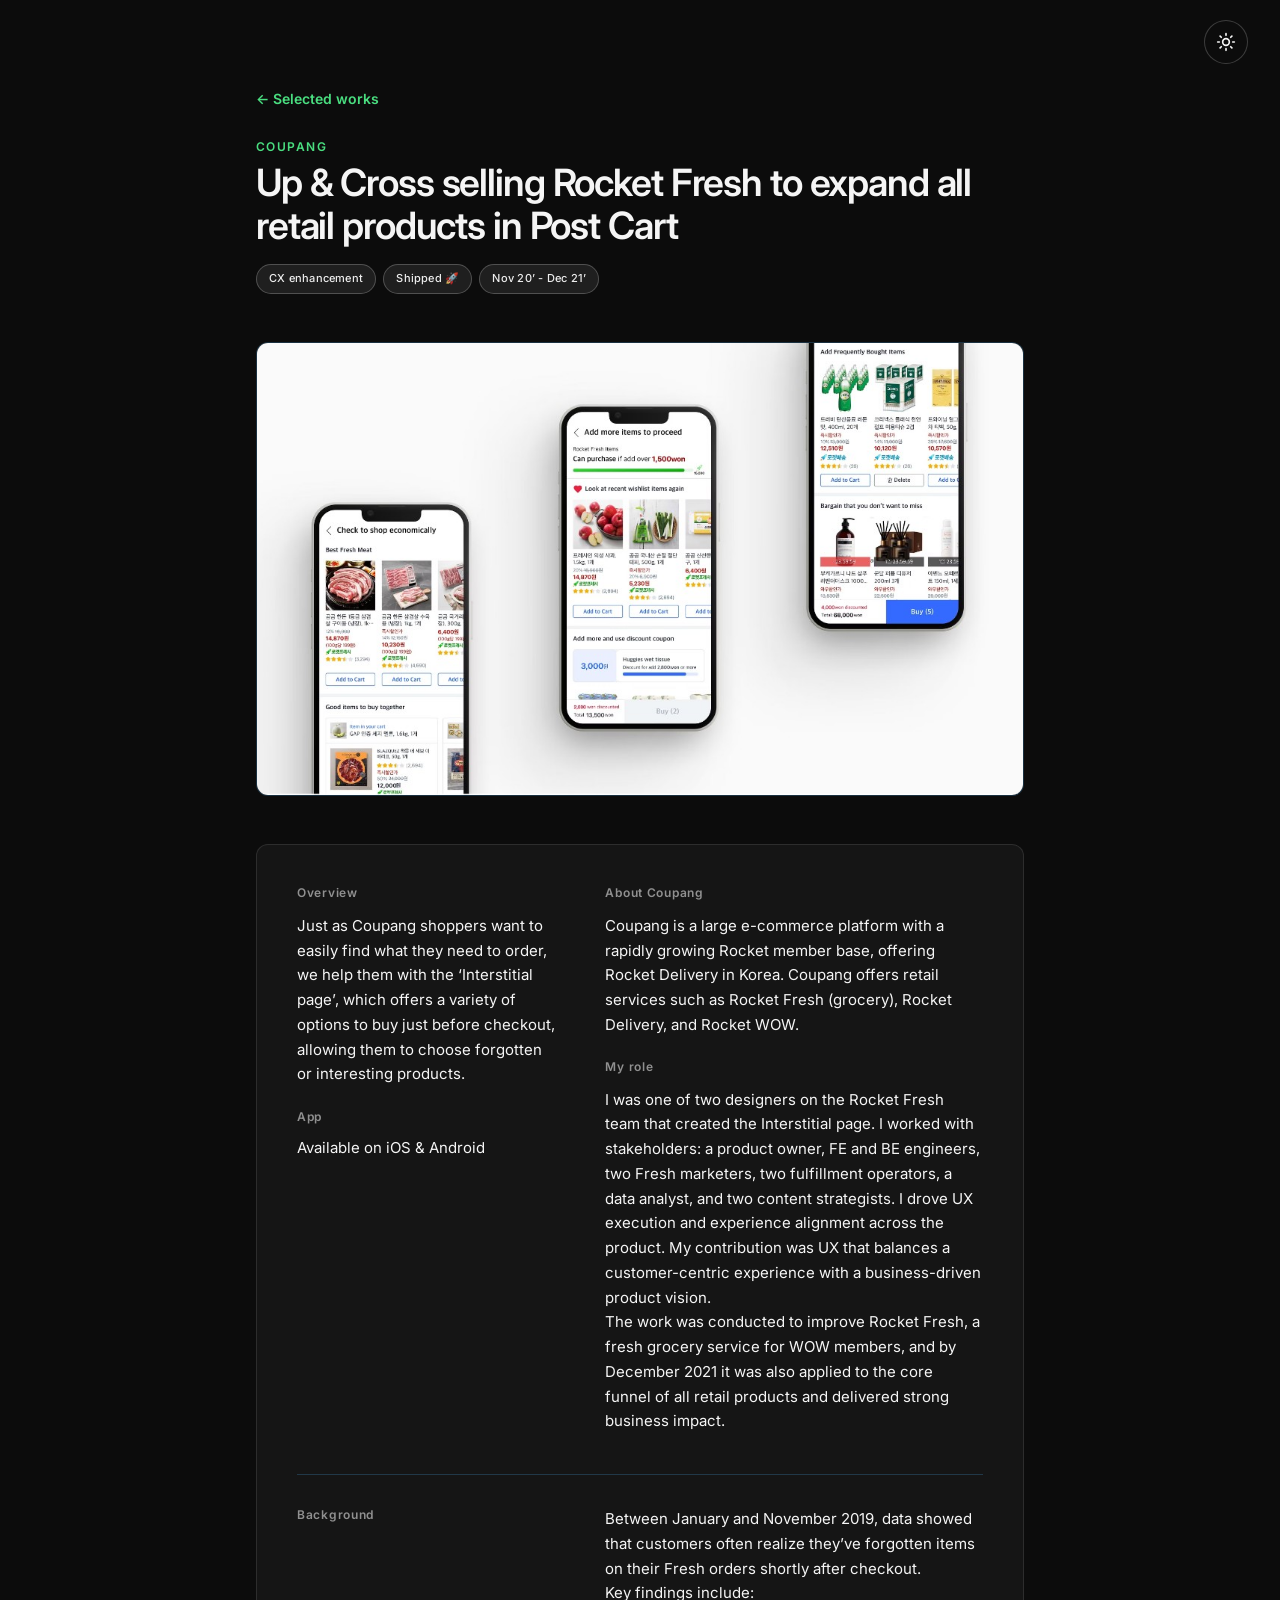
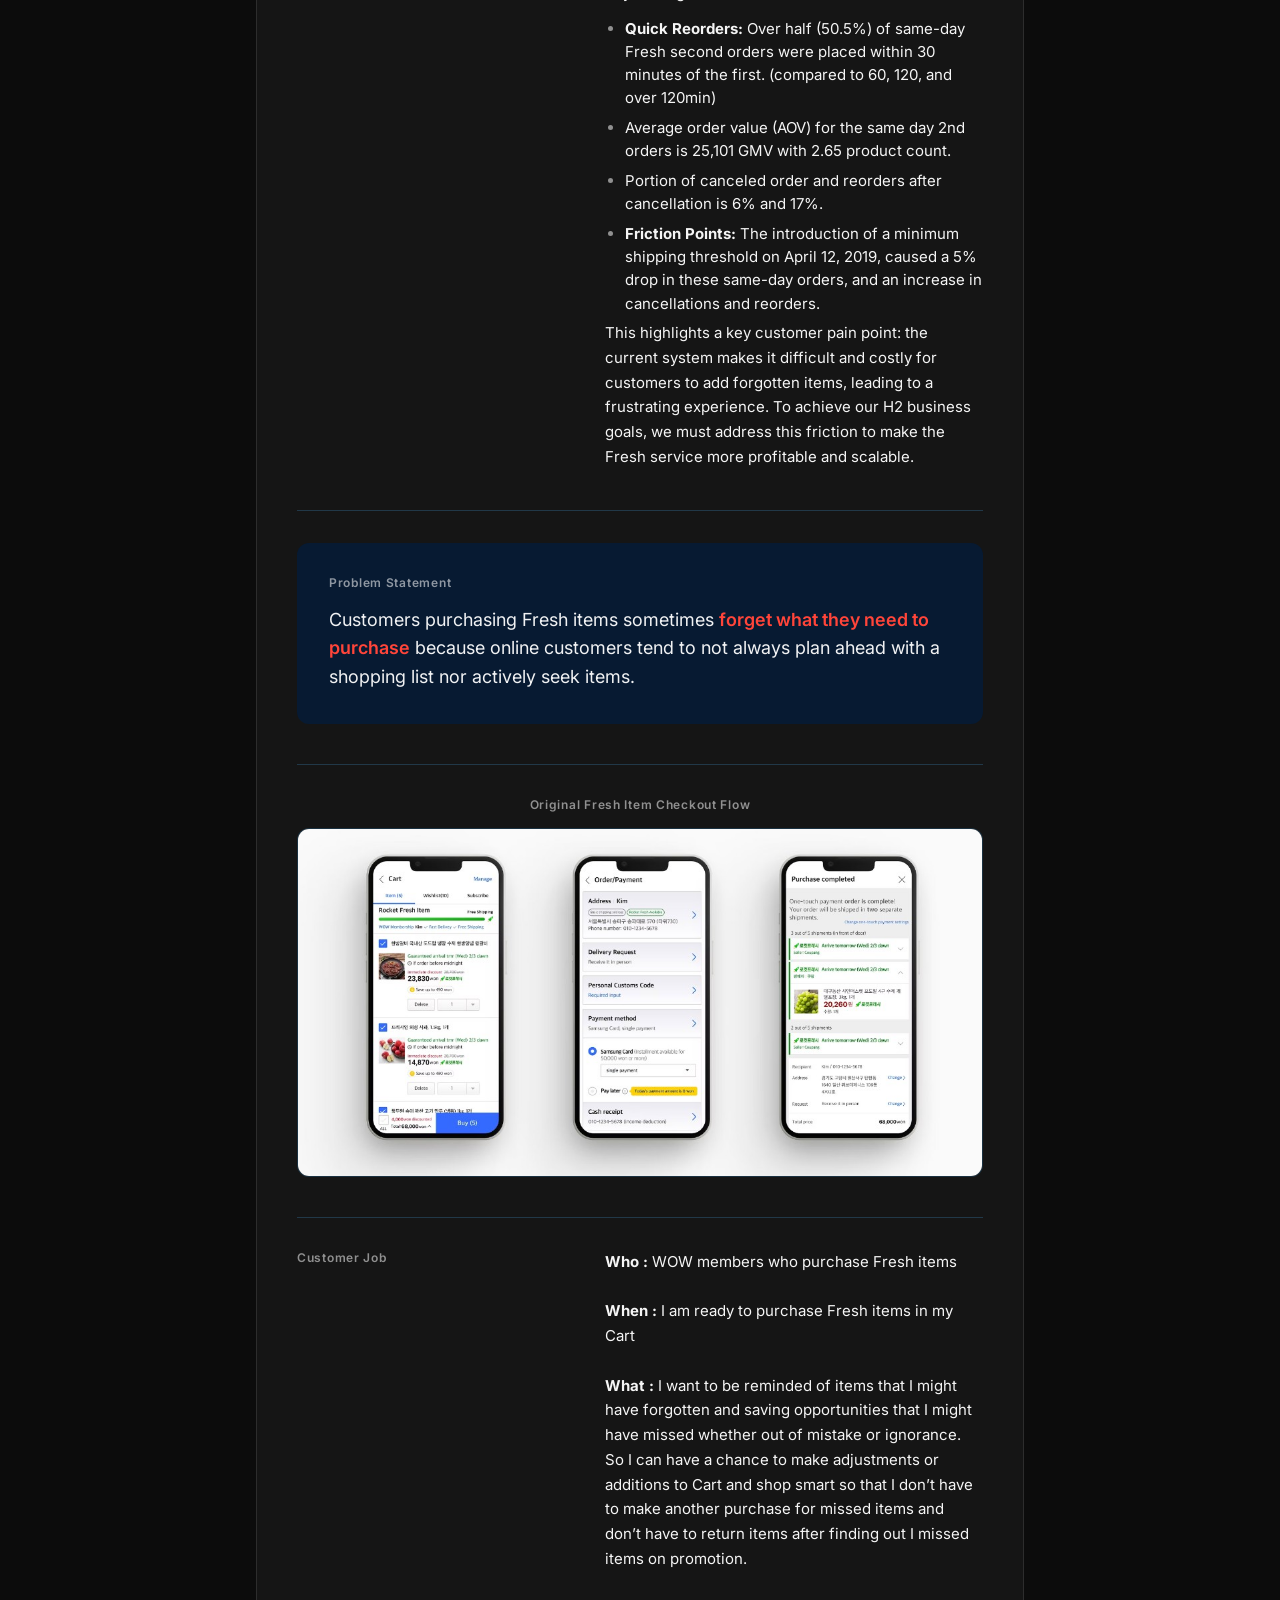
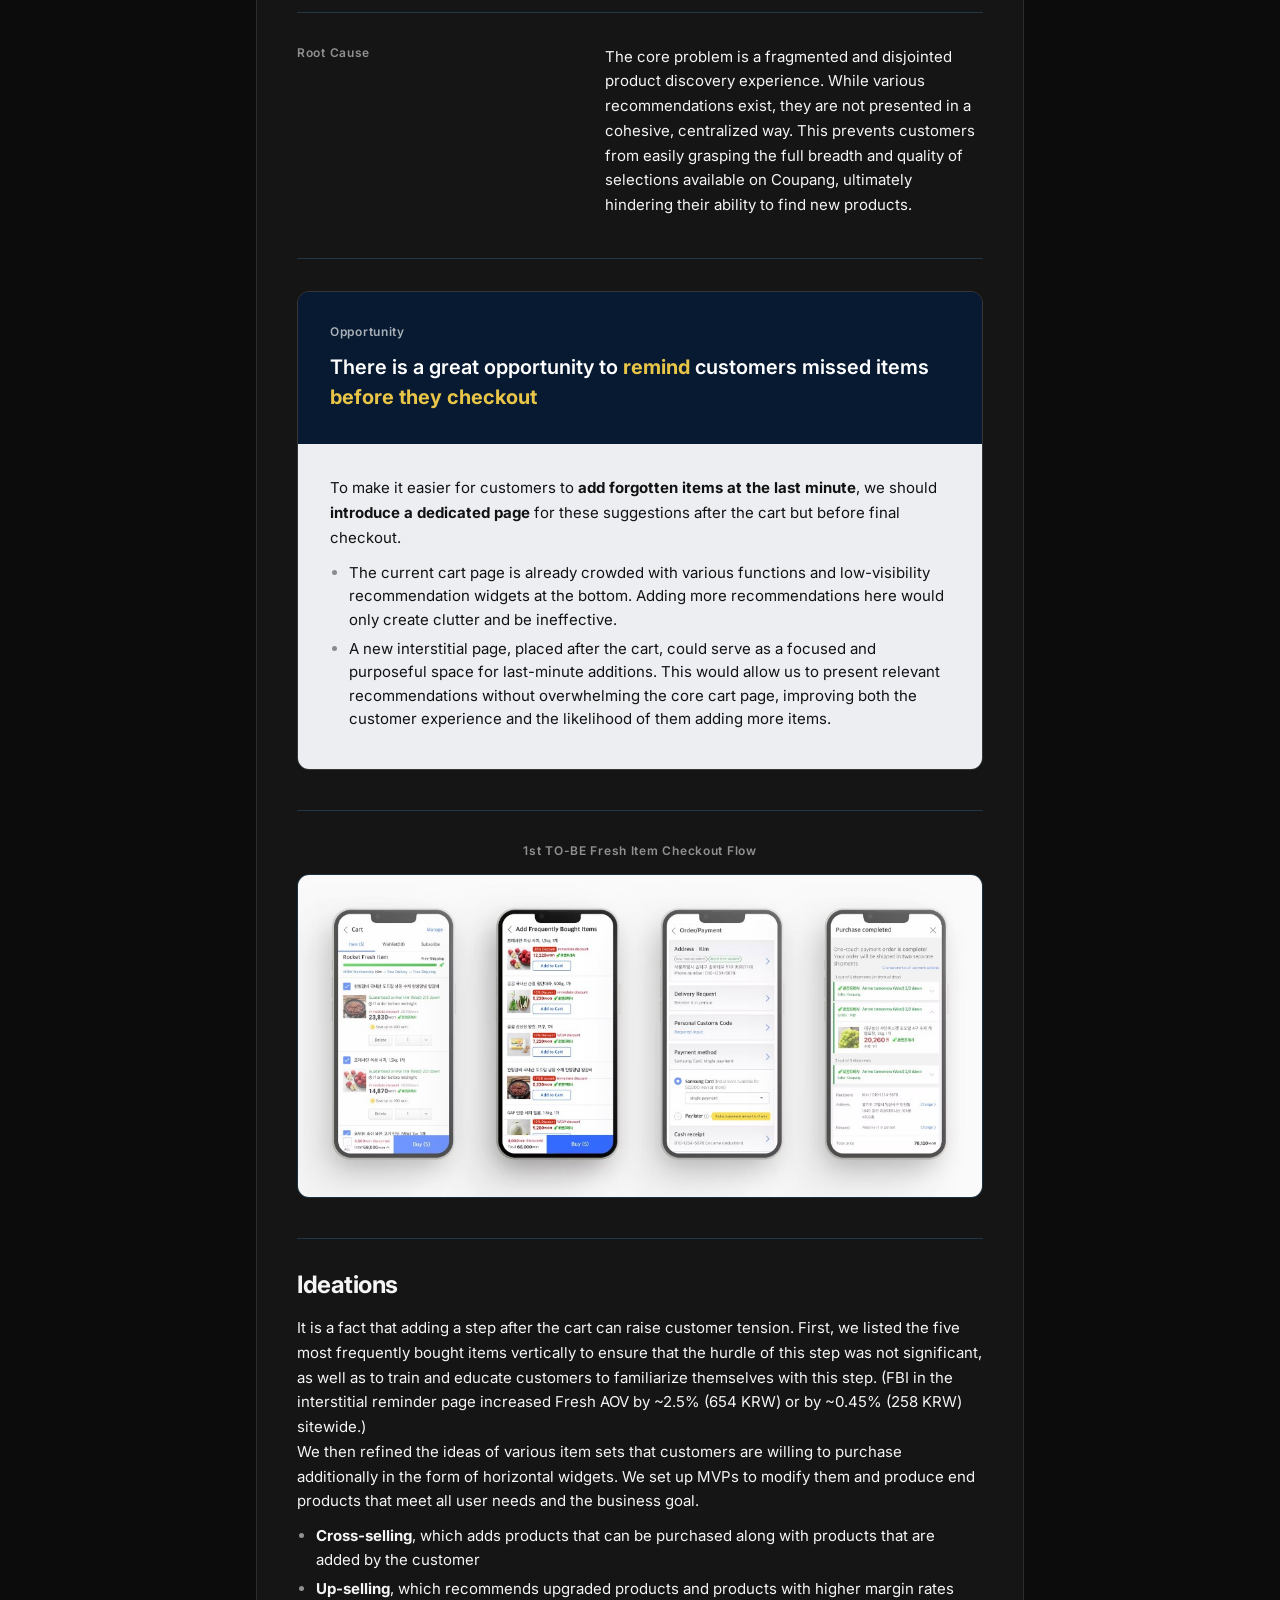
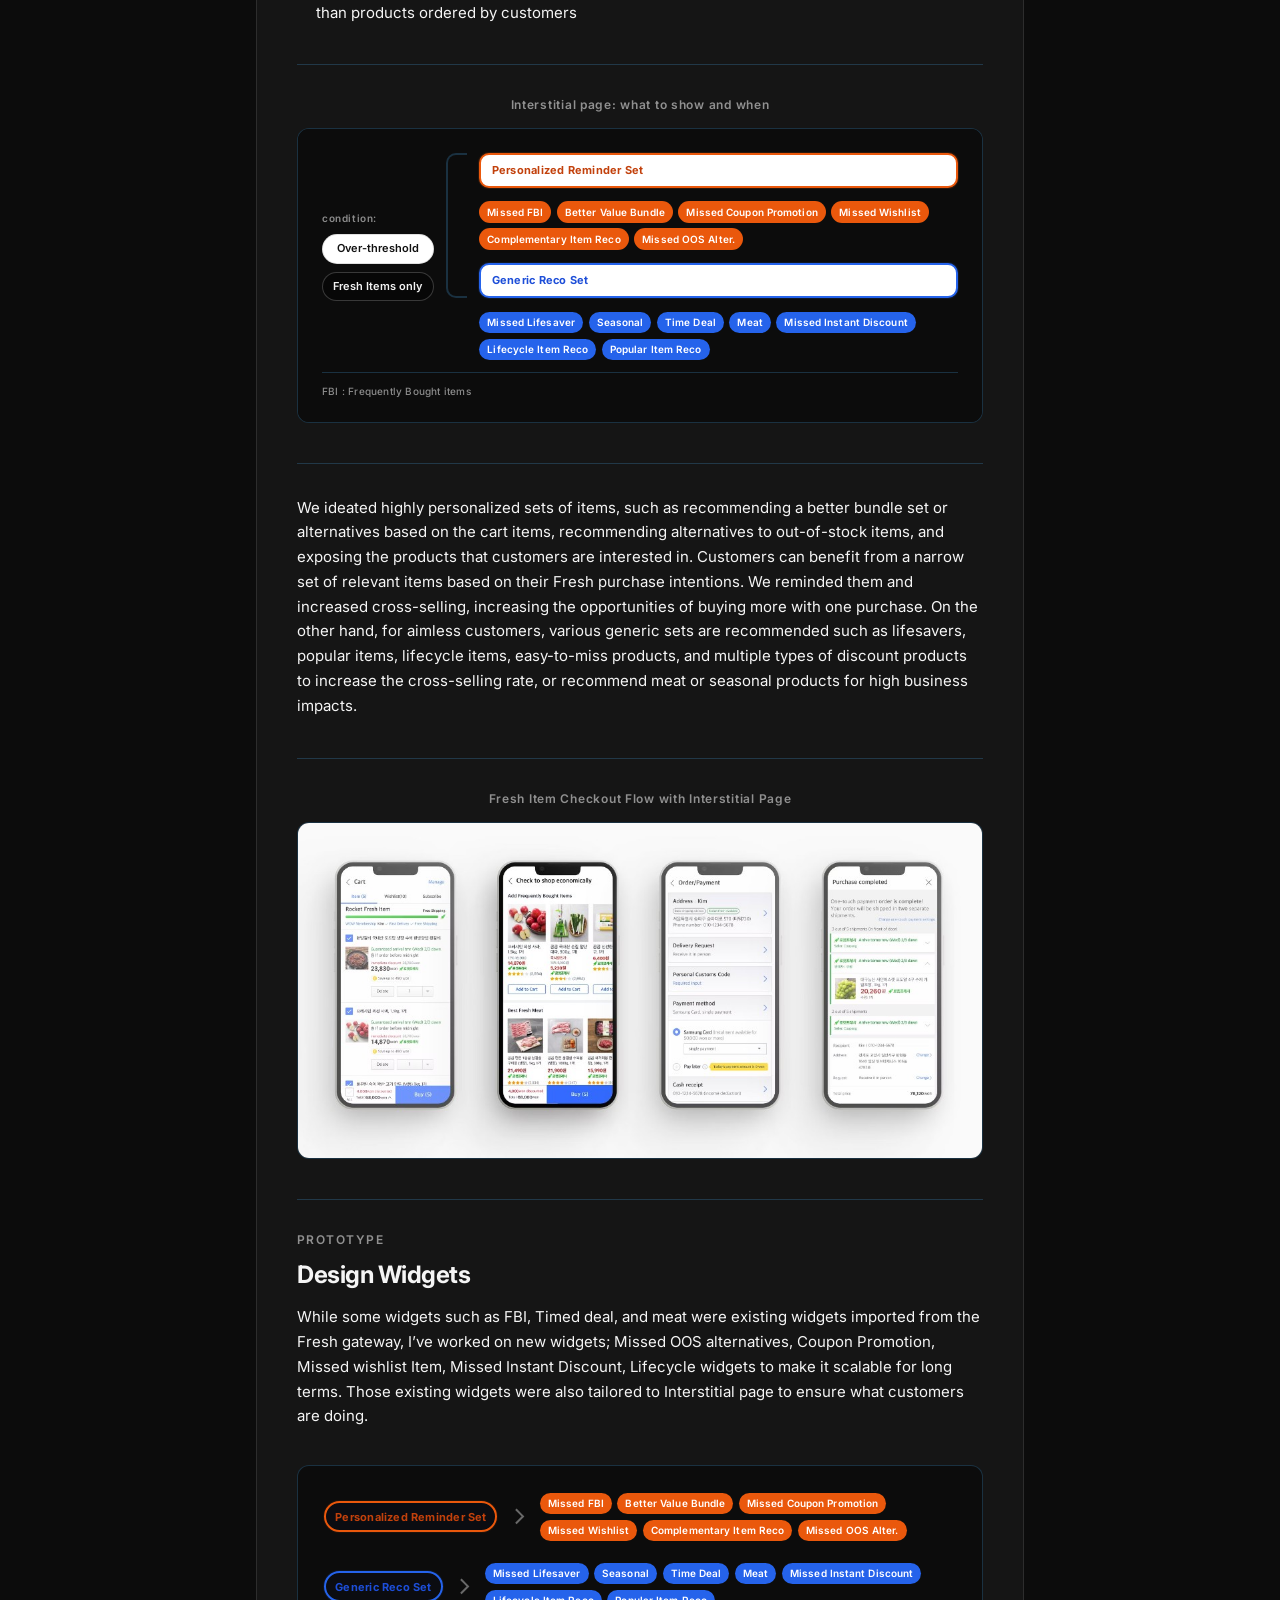
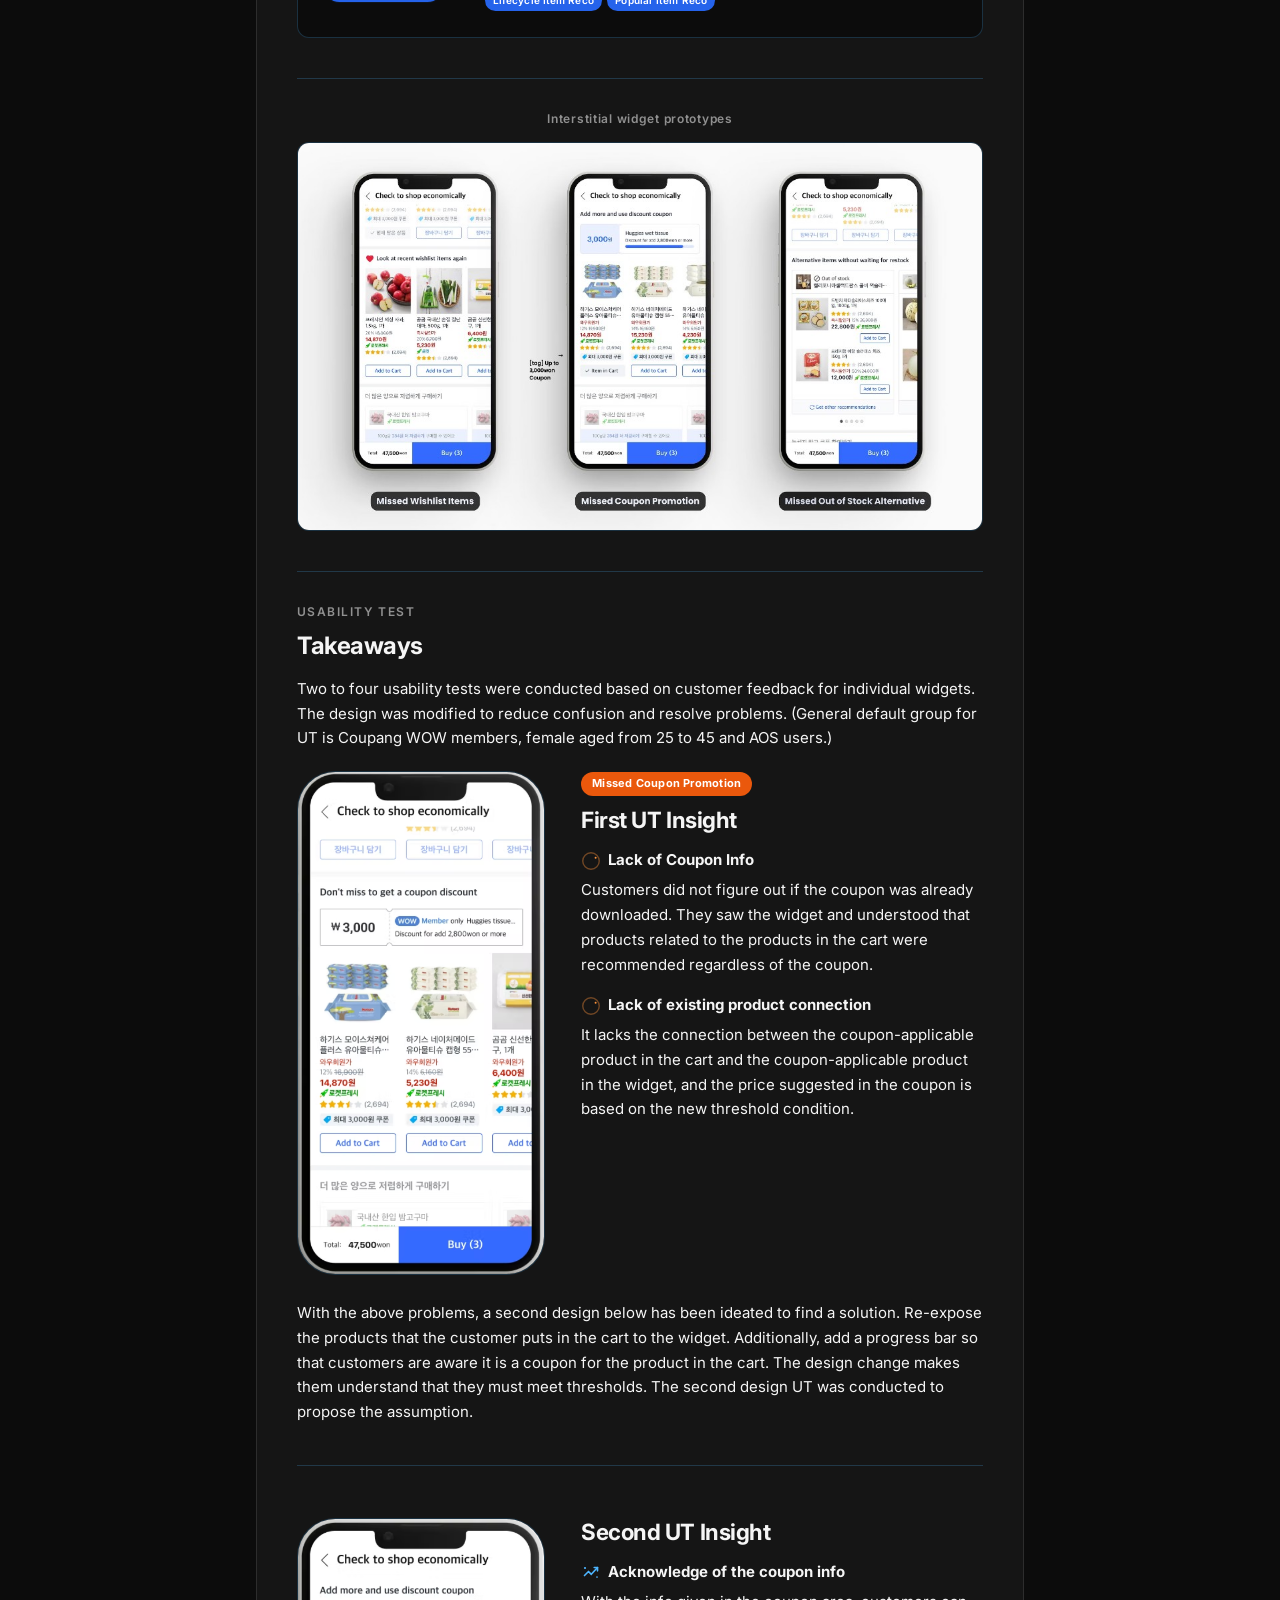
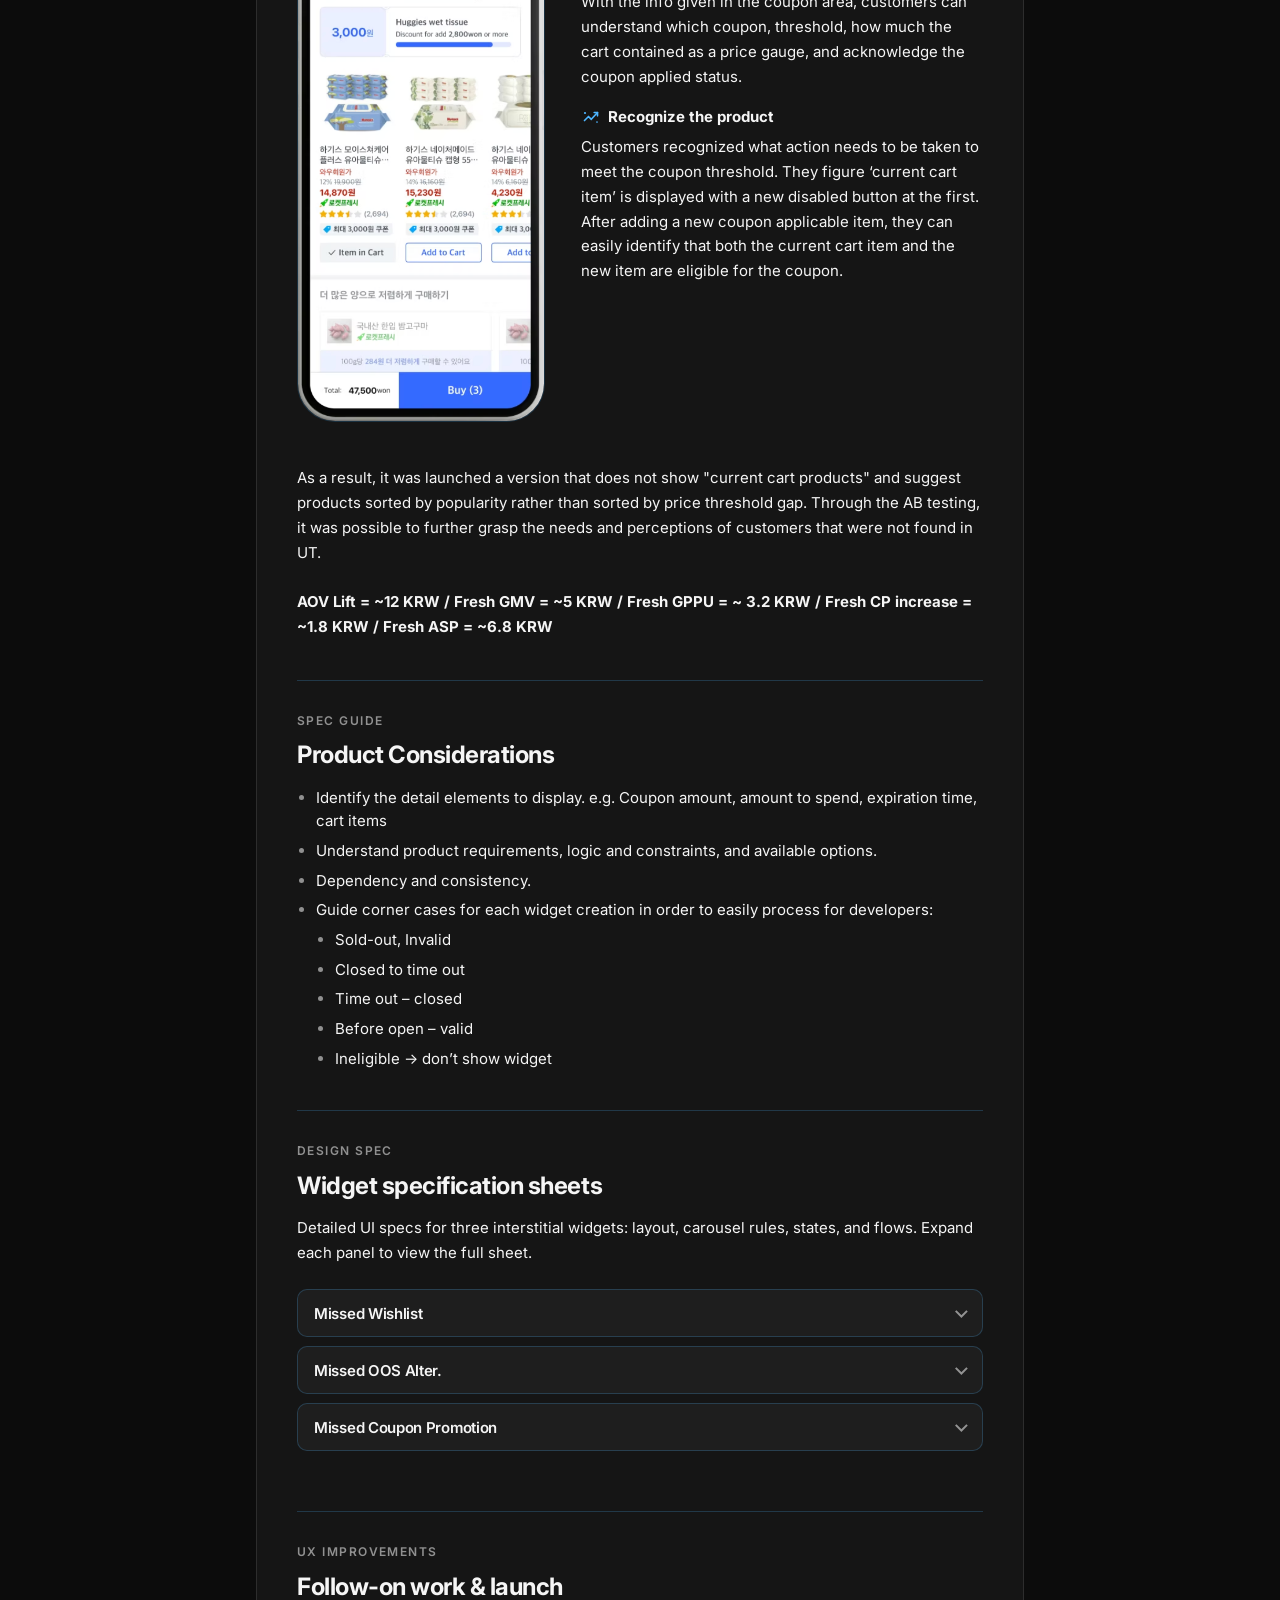
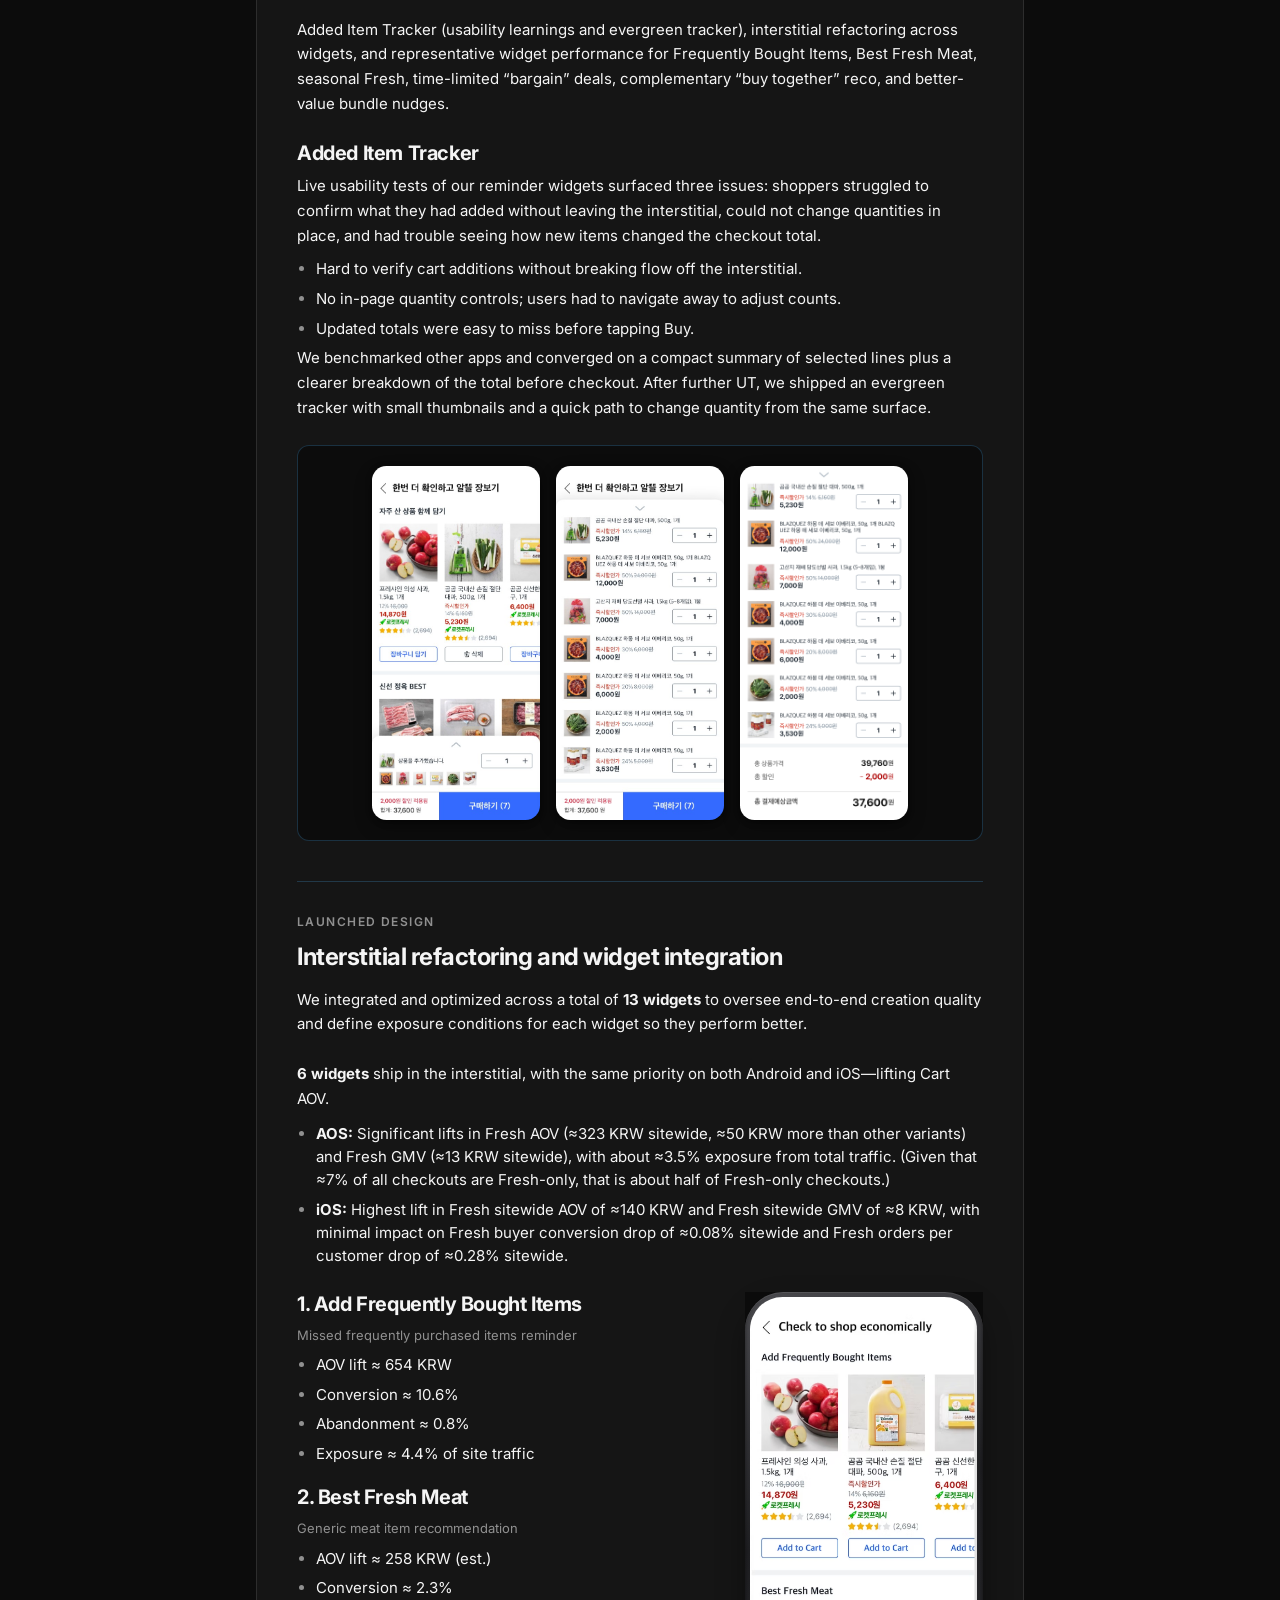
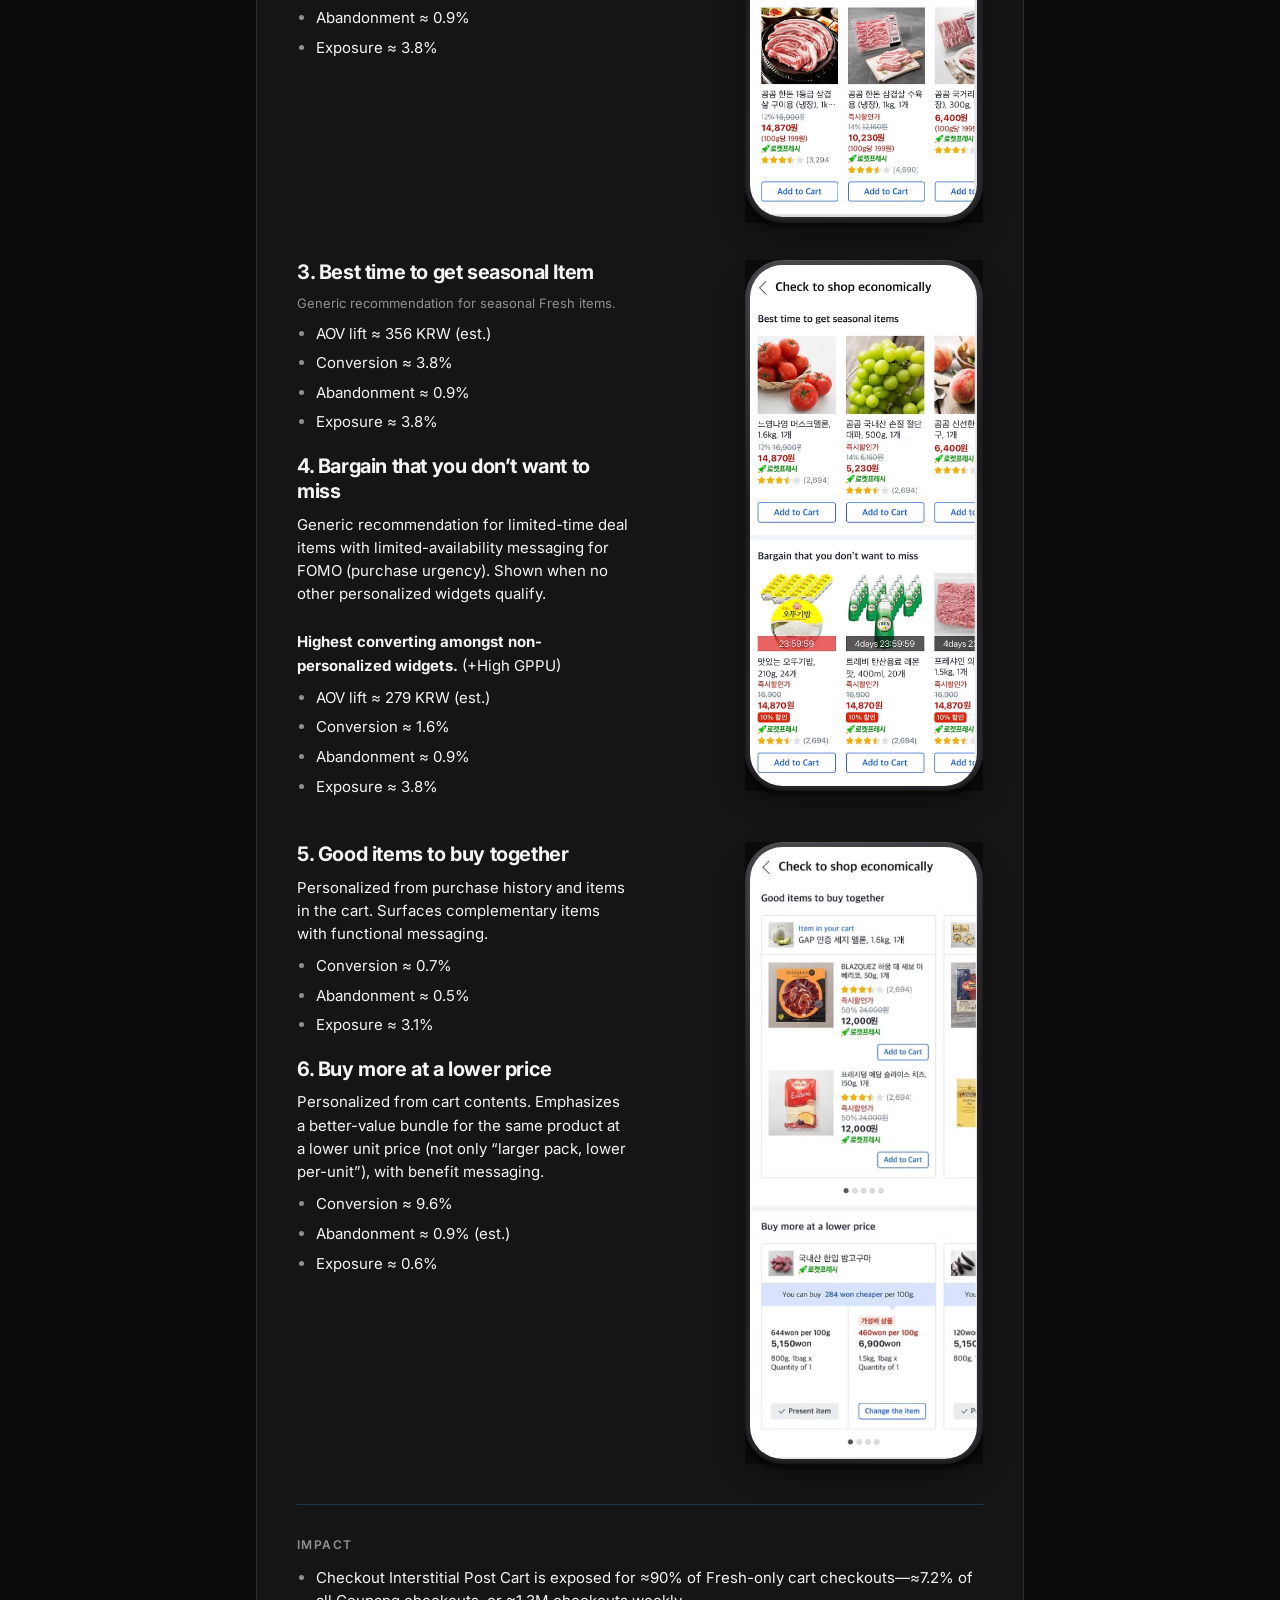
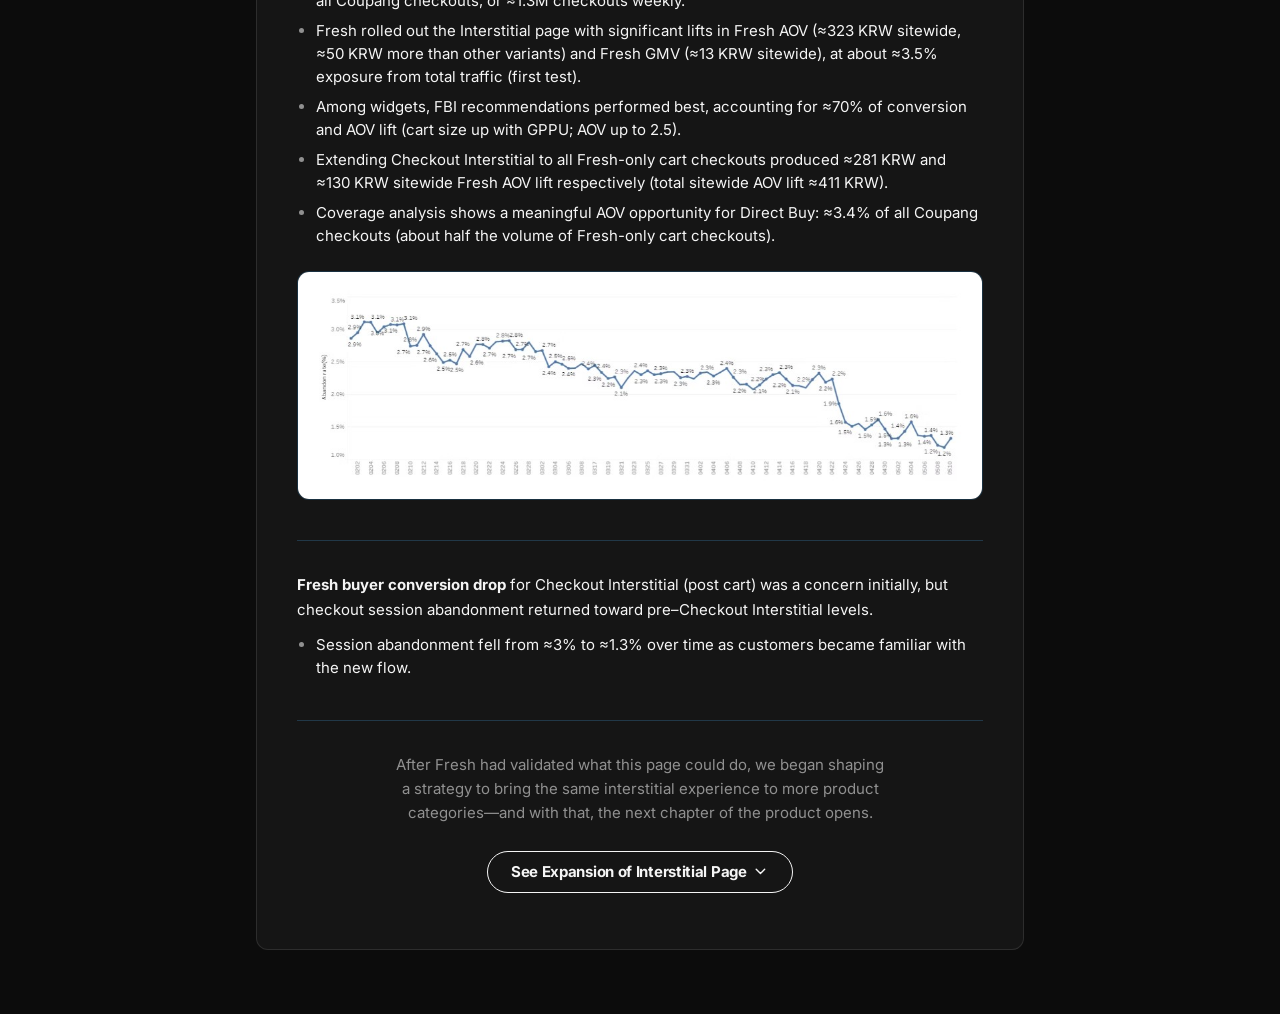
<file: kr-apps-benchmark/works/work-coupang-upsell.html>
<!DOCTYPE html>
<html lang="en">
<head>
  <meta charset="UTF-8" />
  <meta name="viewport" content="width=device-width, initial-scale=1.0" />
  <title>Up &amp; Cross selling Rocket Fresh to expand retail in Post Cart — Hayeon Kim</title>
  <link rel="icon" href="../assets/favicon.svg" type="image/svg+xml" />
  <link rel="preconnect" href="https://fonts.googleapis.com" />
  <link rel="preconnect" href="https://fonts.gstatic.com" crossorigin />
  <link href="https://fonts.googleapis.com/css2?family=Inter:wght@400;500;600;700&display=swap" rel="stylesheet" />
  <script src="theme.js"></script>
  <link rel="stylesheet" href="work-detail.css" />
</head>
<body class="page-coupang">
  <button type="button" class="theme-toggle" id="theme-toggle" aria-label="Switch theme" aria-pressed="false">
    <svg class="theme-icon-sun" viewBox="0 0 24 24" fill="none" stroke="currentColor" stroke-width="2" stroke-linecap="round" stroke-linejoin="round" aria-hidden="true">
      <circle cx="12" cy="12" r="4" />
      <path d="M12 2v2M12 20v2M4.93 4.93l1.41 1.41M17.66 17.66l1.41 1.41M2 12h2M20 12h2M4.93 19.07l1.41-1.41M17.66 6.34l1.41-1.41" />
    </svg>
    <svg class="theme-icon-moon" viewBox="0 0 24 24" fill="none" stroke="currentColor" stroke-width="2" stroke-linecap="round" stroke-linejoin="round" aria-hidden="true">
      <path d="M21 12.79A9 9 0 1 1 11.21 3 7 7 0 0 0 21 12.79z" />
    </svg>
  </button>
  <main class="work-page">
    <a class="work-back" href="../index.html#selected-works">← Selected works</a>
    <p class="work-brand">Coupang</p>
    <h1 class="work-title">Up &amp; Cross selling Rocket Fresh to expand all retail products in Post Cart</h1>
    <div class="work-meta-pills" role="list">
      <span class="work-meta-pill" role="listitem">CX enhancement</span>
      <span class="work-meta-pill" role="listitem">Shipped 🚀</span>
      <span class="work-meta-pill" role="listitem">Nov 20&rsquo; - Dec 21&rsquo;</span>
    </div>
    <figure class="work-visual work-visual--coupang-hero">
      <img
        src="../assets/works-coupang-upsell-hero.png"
        alt="Coupang mobile retail UI: interstitial upsell and cross-sell screens with Rocket Fresh, wishlist, coupons, and checkout"
        width="1024"
        height="605"
        loading="lazy"
      />
    </figure>

    <section class="work-case-body" aria-label="Case study context">
      <div class="work-case-body__grid">
        <div class="work-case-body__column">
          <h2 class="work-case-body__label">Overview</h2>
          <p class="work-case-body__prose">
            Just as Coupang shoppers want to easily find what they need to order, we help them with the &lsquo;Interstitial page&rsquo;, which offers a variety of options to buy just before checkout, allowing them to choose forgotten or interesting products.
          </p>
          <h2 class="work-case-body__label">App</h2>
          <div class="work-case-body__app-row">
            <p class="work-case-body__app-line">Available on iOS &amp; Android</p>
          </div>
        </div>
        <div class="work-case-body__column">
          <h2 class="work-case-body__label">About Coupang</h2>
          <p class="work-case-body__prose">
            Coupang is a large e-commerce platform with a rapidly growing Rocket member base, offering Rocket Delivery in Korea. Coupang offers retail services such as Rocket Fresh (grocery), Rocket Delivery, and Rocket WOW.
          </p>
          <h2 class="work-case-body__label">My role</h2>
          <p class="work-case-body__prose">
            I was one of two designers on the Rocket Fresh team that created the Interstitial page. I worked with stakeholders: a product owner, FE and BE engineers, two Fresh marketers, two fulfillment operators, a data analyst, and two content strategists. I drove UX execution and experience alignment across the product. My contribution was UX that balances a customer-centric experience with a business-driven product vision.
          </p>
          <p class="work-case-body__prose work-case-body__prose--tight-top">
            The work was conducted to improve Rocket Fresh, a fresh grocery service for WOW members, and by December 2021 it was also applied to the core funnel of all retail products and delivered strong business impact.
          </p>
        </div>
      </div>
      <div class="work-case-body__mission">
        <div class="work-case-body__grid work-case-body__grid--align-start">
          <div class="work-case-body__column">
            <h2 class="work-case-body__label">Background</h2>
          </div>
          <div class="work-case-body__column">
            <p class="work-case-body__prose">
              Between January and November 2019, data showed that customers often realize they&rsquo;ve forgotten items on their Fresh orders shortly after checkout.
            </p>
            <p class="work-case-body__prose work-case-body__prose--tight-top">Key findings include:</p>
            <ul class="work-case-body__list">
              <li>
                <strong>Quick Reorders:</strong> Over half (50.5%) of same-day Fresh second orders were placed within 30 minutes of the first. (compared to 60, 120, and over 120min)
              </li>
              <li>Average order value (AOV) for the same day 2nd orders is 25,101 GMV with 2.65 product count.</li>
              <li>Portion of canceled order and reorders after cancellation is 6% and 17%.</li>
              <li>
                <strong>Friction Points:</strong> The introduction of a minimum shipping threshold on April 12, 2019, caused a 5% drop in these same-day orders, and an increase in cancellations and reorders.
              </li>
            </ul>
            <p class="work-case-body__prose work-case-body__prose--tight-top">
              This highlights a key customer pain point: the current system makes it difficult and costly for customers to add forgotten items, leading to a frustrating experience. To achieve our H2 business goals, we must address this friction to make the Fresh service more profitable and scalable.
            </p>
          </div>
        </div>
      </div>

      <div class="work-case-body__mission">
        <div class="work-coupang-callout" role="region" aria-labelledby="coupang-problem-heading">
          <h2 id="coupang-problem-heading" class="work-coupang-callout__label">Problem Statement</h2>
          <p class="work-coupang-callout__prose">
            Customers purchasing Fresh items sometimes <span class="work-coupang-callout__em">forget what they need to purchase</span> because online customers tend to not always plan ahead with a shopping list nor actively seek items.
          </p>
        </div>
      </div>

      <div class="work-case-body__mission">
        <p class="work-coupang-flow-heading">Original Fresh Item Checkout Flow</p>
        <figure class="work-visual work-visual--coupang-flow work-visual--coupang-flow--flush">
          <img
            src="../assets/works-coupang-original-flow.png"
            alt="Three mobile screens: Rocket Fresh cart with Buy button, order and payment details, and purchase completed confirmation with shipment breakdown"
            width="1024"
            height="519"
            loading="lazy"
          />
        </figure>
      </div>

      <div class="work-case-body__mission">
        <div class="work-case-body__grid work-case-body__grid--align-start">
          <div class="work-case-body__column">
            <h2 class="work-case-body__label">Customer Job</h2>
          </div>
          <div class="work-case-body__column">
            <p class="work-case-body__prose"><strong>Who :</strong> WOW members who purchase Fresh items</p>
            <p class="work-case-body__prose work-case-body__prose--tight-top"><strong>When :</strong> I am ready to purchase Fresh items in my Cart</p>
            <p class="work-case-body__prose work-case-body__prose--tight-top">
              <strong>What :</strong> I want to be reminded of items that I might have forgotten and saving opportunities that I might have missed whether out of mistake or ignorance. So I can have a chance to make adjustments or additions to Cart and shop smart so that I don&rsquo;t have to make another purchase for missed items and don&rsquo;t have to return items after finding out I missed items on promotion.
            </p>
          </div>
        </div>
      </div>

      <div class="work-case-body__mission">
        <div class="work-case-body__grid work-case-body__grid--align-start">
          <div class="work-case-body__column">
            <h2 class="work-case-body__label">Root Cause</h2>
          </div>
          <div class="work-case-body__column">
            <p class="work-case-body__prose">
              The core problem is a fragmented and disjointed product discovery experience. While various recommendations exist, they are not presented in a cohesive, centralized way. This prevents customers from easily grasping the full breadth and quality of selections available on Coupang, ultimately hindering their ability to find new products.
            </p>
          </div>
        </div>
      </div>

      <div class="work-case-body__mission">
        <div class="work-coupang-opportunity" role="region" aria-labelledby="coupang-opportunity-heading">
          <div class="work-coupang-opportunity__top">
            <h2 id="coupang-opportunity-heading" class="work-coupang-opportunity__eyebrow">Opportunity</h2>
            <p class="work-coupang-opportunity__lead">
              There is a great opportunity to <span class="work-coupang-opportunity__gold">remind</span> customers missed items <span class="work-coupang-opportunity__gold">before they checkout</span>
            </p>
          </div>
          <div class="work-coupang-opportunity__bottom">
            <p class="work-case-body__prose">
              To make it easier for customers to <strong>add forgotten items at the last minute</strong>, we should <strong>introduce a dedicated page</strong> for these suggestions after the cart but before final checkout.
            </p>
            <ul class="work-case-body__list">
              <li>The current cart page is already crowded with various functions and low-visibility recommendation widgets at the bottom. Adding more recommendations here would only create clutter and be ineffective.</li>
              <li>A new interstitial page, placed after the cart, could serve as a focused and purposeful space for last-minute additions. This would allow us to present relevant recommendations without overwhelming the core cart page, improving both the customer experience and the likelihood of them adding more items.</li>
            </ul>
          </div>
        </div>
      </div>

      <div class="work-case-body__mission">
        <p class="work-coupang-flow-heading">1st TO-BE Fresh Item Checkout Flow</p>
        <figure class="work-visual work-visual--coupang-flow work-visual--coupang-flow--flush">
          <img
            src="../assets/works-coupang-tobe-flow.png"
            alt="Four screens: cart with Rocket Fresh items, Add Frequently Bought Items interstitial, order and payment, and purchase completed with shipment summary"
            width="1024"
            height="483"
            loading="lazy"
          />
        </figure>
      </div>

      <div class="work-case-body__mission">
        <h2 class="work-coupang-block-title">Ideations</h2>
        <p class="work-case-body__prose">
          It is a fact that adding a step after the cart can raise customer tension. First, we listed the five most frequently bought items vertically to ensure that the hurdle of this step was not significant, as well as to train and educate customers to familiarize themselves with this step. (FBI in the interstitial reminder page increased Fresh AOV by ~2.5% (654 KRW) or by ~0.45% (258 KRW) sitewide.)
        </p>
        <p class="work-case-body__prose work-case-body__prose--tight-top">
          We then refined the ideas of various item sets that customers are willing to purchase additionally in the form of horizontal widgets. We set up MVPs to modify them and produce end products that meet all user needs and the business goal.
        </p>
        <ul class="work-case-body__list">
          <li><strong>Cross-selling</strong>, which adds products that can be purchased along with products that are added by the customer</li>
          <li><strong>Up-selling</strong>, which recommends upgraded products and products with higher margin rates than products ordered by customers</li>
        </ul>
      </div>

      <div class="work-case-body__mission">
        <p class="work-coupang-flow-heading">Interstitial page: what to show and when</p>
        <figure
          class="work-visual work-visual--coupang-chart work-visual--coupang-chart--flush work-coupang-reco-chart"
          aria-labelledby="reco-chart-caption"
        >
          <figcaption id="reco-chart-caption" class="work-coupang-reco-chart__sr-only">
            Interstitial recommendation logic. Triggers: Over-threshold and Fresh items only. These feed Personalized Reminder Set
            (frequently bought: Missed FBI, Better Value Bundle, Missed Coupon Promotion, Missed Wishlist, Complementary Item Reco,
            Missed OOS Alter.) and Generic Reco Set (Missed Lifesaver, Seasonal, Time Deal, Meat, Missed Instant Discount,
            Lifecycle Item Reco, Popular Item Reco).
          </figcaption>
          <div class="work-coupang-reco-chart__canvas">
            <div class="work-coupang-reco-chart__flow work-coupang-reco-chart__flow--grid">
              <div class="work-coupang-reco-chart__triggers">
                <span class="work-coupang-reco-chart__trigger-label">condition:</span>
                <span class="work-coupang-reco-chart__trigger work-coupang-reco-chart__trigger--light">Over-threshold</span>
                <span class="work-coupang-reco-chart__trigger work-coupang-reco-chart__trigger--dark">Fresh Items only</span>
              </div>
              <div class="work-coupang-reco-chart__connector" aria-hidden="true"></div>
              <h3 id="reco-title-personal" class="work-coupang-reco-chart__box work-coupang-reco-chart__box--orange work-coupang-reco-chart__grid-title">
                Personalized Reminder Set
              </h3>
              <ul class="work-coupang-reco-chart__chips work-coupang-reco-chart__chips--orange work-coupang-reco-chart__grid-chips" aria-labelledby="reco-title-personal">
                <li>Missed FBI</li>
                <li>Better Value Bundle</li>
                <li>Missed Coupon Promotion</li>
                <li>Missed Wishlist</li>
                <li>Complementary Item Reco</li>
                <li>Missed OOS Alter.</li>
              </ul>
              <h3 id="reco-title-generic" class="work-coupang-reco-chart__box work-coupang-reco-chart__box--blue work-coupang-reco-chart__grid-title">
                Generic Reco Set
              </h3>
              <ul class="work-coupang-reco-chart__chips work-coupang-reco-chart__chips--blue work-coupang-reco-chart__grid-chips" aria-labelledby="reco-title-generic">
                <li>Missed Lifesaver</li>
                <li>Seasonal</li>
                <li>Time Deal</li>
                <li>Meat</li>
                <li>Missed Instant Discount</li>
                <li>Lifecycle Item Reco</li>
                <li>Popular Item Reco</li>
              </ul>
            </div>
            <p class="work-coupang-reco-chart__legend">FBI : Frequently Bought items</p>
          </div>
        </figure>
      </div>

      <div class="work-case-body__mission">
        <p class="work-case-body__prose">
          We ideated highly personalized sets of items, such as recommending a better bundle set or alternatives based on the cart items, recommending alternatives to out-of-stock items, and exposing the products that customers are interested in. Customers can benefit from a narrow set of relevant items based on their Fresh purchase intentions. We reminded them and increased cross-selling, increasing the opportunities of buying more with one purchase. On the other hand, for aimless customers, various generic sets are recommended such as lifesavers, popular items, lifecycle items, easy-to-miss products, and multiple types of discount products to increase the cross-selling rate, or recommend meat or seasonal products for high business impacts.
        </p>
      </div>

      <div class="work-case-body__mission">
        <p class="work-coupang-flow-heading">Fresh Item Checkout Flow with Interstitial Page</p>
        <figure class="work-visual work-visual--coupang-flow work-visual--coupang-flow--flush">
          <img
            src="../assets/works-coupang-checkout-interstitial.png"
            alt="Four screens: cart, Check to shop economically interstitial with frequently bought items and meat, order payment, and purchase completed"
            width="1024"
            height="501"
            loading="lazy"
          />
        </figure>
      </div>

      <div class="work-case-body__mission">
        <p class="work-case-body__label work-case-body__label--caps">Prototype</p>
        <h2 class="work-coupang-block-title">Design Widgets</h2>
        <p class="work-case-body__prose">
          While some widgets such as FBI, Timed deal, and meat were existing widgets imported from the Fresh gateway, I&rsquo;ve worked on new widgets; Missed OOS alternatives, Coupon Promotion, Missed wishlist Item, Missed Instant Discount, Lifecycle widgets to make it scalable for long terms. Those existing widgets were also tailored to Interstitial page to ensure what customers are doing.
        </p>
        <figure
          class="work-visual work-coupang-widget-chart"
          aria-labelledby="widget-chart-caption"
        >
          <figcaption id="widget-chart-caption" class="work-coupang-reco-chart__sr-only">
            Design widgets: Personalized Reminder Set flows to Missed FBI, Better Value Bundle, Missed Coupon Promotion,
            Missed Wishlist, Complementary Item Reco, Missed OOS Alter. Generic Reco Set flows to Missed Lifesaver,
            Seasonal, Time Deal, Meat, Missed Instant Discount, Lifecycle Item Reco, Popular Item Reco.
          </figcaption>
          <div class="work-coupang-widget-chart__canvas">
            <div class="work-coupang-widget-chart__row">
              <p class="work-coupang-widget-chart__header work-coupang-widget-chart__header--orange">Personalized Reminder Set</p>
              <span class="work-coupang-widget-chart__arrow" aria-hidden="true"></span>
              <ul class="work-coupang-widget-chart__tags work-coupang-widget-chart__tags--orange">
                <li>Missed FBI</li>
                <li>Better Value Bundle</li>
                <li>Missed Coupon Promotion</li>
                <li>Missed Wishlist</li>
                <li>Complementary Item Reco</li>
                <li>Missed OOS Alter.</li>
              </ul>
            </div>
            <div class="work-coupang-widget-chart__row">
              <p class="work-coupang-widget-chart__header work-coupang-widget-chart__header--blue">Generic Reco Set</p>
              <span class="work-coupang-widget-chart__arrow" aria-hidden="true"></span>
              <ul class="work-coupang-widget-chart__tags work-coupang-widget-chart__tags--blue">
                <li>Missed Lifesaver</li>
                <li>Seasonal</li>
                <li>Time Deal</li>
                <li>Meat</li>
                <li>Missed Instant Discount</li>
                <li>Lifecycle Item Reco</li>
                <li>Popular Item Reco</li>
              </ul>
            </div>
          </div>
        </figure>
      </div>

      <div class="work-case-body__mission">
        <p class="work-coupang-flow-heading">Interstitial widget prototypes</p>
        <figure class="work-visual work-visual--coupang-flow work-visual--coupang-flow--flush">
          <img
            src="../assets/works-coupang-widget-phones.png"
            alt="Three phone screens: Missed Wishlist items, Missed Coupon Promotion with threshold coupon, and out-of-stock alternatives"
            width="1024"
            height="578"
            loading="lazy"
          />
        </figure>
      </div>

      <div class="work-case-body__mission">
        <p class="work-case-body__label work-case-body__label--caps">Usability Test</p>
        <h2 class="work-coupang-block-title">Takeaways</h2>
        <p class="work-case-body__prose">
          Two to four usability tests were conducted based on customer feedback for individual widgets. The design was modified to reduce confusion and resolve problems. (General default group for UT is Coupang WOW members, female aged from 25 to 45 and AOS users.)
        </p>
        <div class="work-coupang-ut-split">
          <figure class="work-visual work-visual--coupang-flow work-visual--coupang-flow--flush work-coupang-ut-split__figure">
            <img
              src="../assets/works-coupang-ut-missed-coupon-screen.png"
              alt="Interstitial screen Check to shop economically: 3,000 won coupon for Huggies, product carousel with Add to Cart, total 47,500 won and Buy button"
              width="466"
              height="950"
              loading="lazy"
            />
          </figure>
          <div class="work-coupang-ut-split__copy">
            <p class="work-coupang-ut-split__pill">Missed Coupon Promotion</p>
            <h3 class="work-coupang-ut-split__subhead">First UT Insight</h3>
            <div class="work-coupang-ut-split__insight">
              <h4 class="work-coupang-ut-split__insight-title work-coupang-ut-split__insight-title--with-check">
                <span class="work-coupang-check-icon" aria-hidden="true">
                  <svg class="work-coupang-check-icon__svg" viewBox="0 0 20 20" width="20" height="20" focusable="false">
                    <circle
                      class="work-coupang-check-icon__ring"
                      cx="10"
                      cy="10"
                      r="8.25"
                      fill="none"
                      stroke="currentColor"
                      stroke-width="1.4"
                    />
                    <path
                      class="work-coupang-check-icon__path"
                      pathLength="100"
                      d="M5.4 10.15 L8.85 13.5 L14.6 6.85"
                      fill="none"
                      stroke="currentColor"
                      stroke-width="2"
                      stroke-linecap="round"
                      stroke-linejoin="round"
                    />
                  </svg>
                </span>
                <span class="work-coupang-ut-split__insight-title-label">Lack of Coupon Info</span>
              </h4>
              <p class="work-case-body__prose">
                Customers did not figure out if the coupon was already downloaded. They saw the widget and understood that products related to the products in the cart were recommended regardless of the coupon.
              </p>
            </div>
            <div class="work-coupang-ut-split__insight">
              <h4 class="work-coupang-ut-split__insight-title work-coupang-ut-split__insight-title--with-check">
                <span class="work-coupang-check-icon" aria-hidden="true">
                  <svg class="work-coupang-check-icon__svg" viewBox="0 0 20 20" width="20" height="20" focusable="false">
                    <circle
                      class="work-coupang-check-icon__ring"
                      cx="10"
                      cy="10"
                      r="8.25"
                      fill="none"
                      stroke="currentColor"
                      stroke-width="1.4"
                    />
                    <path
                      class="work-coupang-check-icon__path"
                      pathLength="100"
                      d="M5.4 10.15 L8.85 13.5 L14.6 6.85"
                      fill="none"
                      stroke="currentColor"
                      stroke-width="2"
                      stroke-linecap="round"
                      stroke-linejoin="round"
                    />
                  </svg>
                </span>
                <span class="work-coupang-ut-split__insight-title-label">Lack of existing product connection</span>
              </h4>
              <p class="work-case-body__prose">
                It lacks the connection between the coupon-applicable product in the cart and the coupon-applicable product in the widget, and the price suggested in the coupon is based on the new threshold condition.
              </p>
            </div>
          </div>
        </div>
        <p class="work-case-body__prose work-case-body__prose--after-ut-split">
          With the above problems, a second design below has been ideated to find a solution. Re-expose the products that the customer puts in the cart to the widget. Additionally, add a progress bar so that customers are aware it is a coupon for the product in the cart. The design change makes them understand that they must meet thresholds. The second design UT was conducted to propose the assumption.
        </p>
      </div>

      <div class="work-case-body__mission">
        <div class="work-coupang-ut-split">
          <figure class="work-visual work-visual--coupang-flow work-visual--coupang-flow--flush work-coupang-ut-split__figure">
            <img
              src="../assets/works-coupang-ut-coupon-v2-screen.png"
              alt="Second iteration: Add more and use discount coupon with progress bar, Item in Cart on first product, and Buy bar"
              width="468"
              height="956"
              loading="lazy"
            />
          </figure>
          <div class="work-coupang-ut-split__copy">
            <h3 class="work-coupang-ut-split__subhead">Second UT Insight</h3>
            <div class="work-coupang-ut-split__insight">
              <h4 class="work-coupang-ut-split__insight-title work-coupang-ut-split__insight-title--with-boost">
                <span class="work-coupang-boost-icon" aria-hidden="true">
                  <svg class="work-coupang-boost-icon__svg" viewBox="0 0 20 20" width="20" height="20" focusable="false">
                    <path
                      class="work-coupang-boost-icon__trail"
                      d="M3.5 12.5 7.5 8.5l2.8 2.8L16.5 4.5"
                      fill="none"
                      stroke="currentColor"
                      stroke-width="1.65"
                      stroke-linecap="round"
                      stroke-linejoin="round"
                    />
                    <path
                      class="work-coupang-boost-icon__head"
                      d="M13.2 4.5H16.5V7.8"
                      fill="none"
                      stroke="currentColor"
                      stroke-width="1.65"
                      stroke-linecap="round"
                      stroke-linejoin="round"
                    />
                    <circle class="work-coupang-boost-icon__spark work-coupang-boost-icon__spark--a" cx="4" cy="5" r="1.1" fill="currentColor" />
                    <circle class="work-coupang-boost-icon__spark work-coupang-boost-icon__spark--b" cx="16" cy="14" r="0.85" fill="currentColor" />
                  </svg>
                </span>
                <span class="work-coupang-ut-split__insight-title-label">Acknowledge of the coupon info</span>
              </h4>
              <p class="work-case-body__prose">
                With the info given in the coupon area, customers can understand which coupon, threshold, how much the cart contained as a price gauge, and acknowledge the coupon applied status.
              </p>
            </div>
            <div class="work-coupang-ut-split__insight">
              <h4 class="work-coupang-ut-split__insight-title work-coupang-ut-split__insight-title--with-boost">
                <span class="work-coupang-boost-icon" aria-hidden="true">
                  <svg class="work-coupang-boost-icon__svg" viewBox="0 0 20 20" width="20" height="20" focusable="false">
                    <path
                      class="work-coupang-boost-icon__trail"
                      d="M3.5 12.5 7.5 8.5l2.8 2.8L16.5 4.5"
                      fill="none"
                      stroke="currentColor"
                      stroke-width="1.65"
                      stroke-linecap="round"
                      stroke-linejoin="round"
                    />
                    <path
                      class="work-coupang-boost-icon__head"
                      d="M13.2 4.5H16.5V7.8"
                      fill="none"
                      stroke="currentColor"
                      stroke-width="1.65"
                      stroke-linecap="round"
                      stroke-linejoin="round"
                    />
                    <circle class="work-coupang-boost-icon__spark work-coupang-boost-icon__spark--a" cx="4" cy="5" r="1.1" fill="currentColor" />
                    <circle class="work-coupang-boost-icon__spark work-coupang-boost-icon__spark--b" cx="16" cy="14" r="0.85" fill="currentColor" />
                  </svg>
                </span>
                <span class="work-coupang-ut-split__insight-title-label">Recognize the product</span>
              </h4>
              <p class="work-case-body__prose">
                Customers recognized what action needs to be taken to meet the coupon threshold. They figure &lsquo;current cart item&rsquo; is displayed with a new disabled button at the first. After adding a new coupon applicable item, they can easily identify that both the current cart item and the new item are eligible for the coupon.
              </p>
            </div>
          </div>
        </div>
        <p class="work-case-body__prose work-case-body__prose--tight-top">
          As a result, it was launched a version that does not show &quot;current cart products&quot; and suggest products sorted by popularity rather than sorted by price threshold gap. Through the AB testing, it was possible to further grasp the needs and perceptions of customers that were not found in UT.
        </p>
        <p class="work-case-body__prose work-case-body__prose--tight-top">
          <strong>AOV Lift = ~12 KRW / Fresh GMV = ~5 KRW / Fresh GPPU = ~ 3.2 KRW / Fresh CP increase = ~1.8 KRW / Fresh ASP = ~6.8 KRW</strong>
        </p>
      </div>

      <div class="work-case-body__mission">
        <p class="work-case-body__label work-case-body__label--caps">Spec Guide</p>
        <h2 class="work-coupang-block-title">Product Considerations</h2>
        <ul class="work-case-body__list">
          <li>Identify the detail elements to display. e.g. Coupon amount, amount to spend, expiration time, cart items</li>
          <li>Understand product requirements, logic and constraints, and available options.</li>
          <li>Dependency and consistency.</li>
          <li>
            <span class="work-case-body__list__nested-lead">Guide corner cases for each widget creation in order to easily process for developers:</span>
            <ul class="work-case-body__list work-case-body__list--nested">
              <li>Sold-out, Invalid</li>
              <li>Closed to time out</li>
              <li>Time out &ndash; closed</li>
              <li>Before open &ndash; valid</li>
              <li>Ineligible &rarr; don&rsquo;t show widget</li>
            </ul>
          </li>
        </ul>
      </div>

      <div class="work-case-body__mission">
        <p class="work-case-body__label work-case-body__label--caps">Design spec</p>
        <h2 class="work-coupang-block-title">Widget specification sheets</h2>
        <p class="work-case-body__prose">
          Detailed UI specs for three interstitial widgets: layout, carousel rules, states, and flows. Expand each panel to view the full sheet.
        </p>
        <div class="work-coupang-spec-accordion" role="group" aria-label="Widget design specification sheets">
          <details class="work-coupang-spec-accordion__item">
            <summary class="work-coupang-spec-accordion__summary">
              <span class="work-coupang-spec-accordion__title">Missed Wishlist</span>
              <span class="work-coupang-spec-accordion__chevron" aria-hidden="true"></span>
            </summary>
            <div class="work-coupang-spec-accordion__panel">
              <figure class="work-visual work-visual--coupang-flow work-visual--coupang-flow--flush work-coupang-spec-accordion__figure">
                <img
                  src="../assets/works-coupang-spec-missed-wishlist.png"
                  alt="Design spec: Missed Wishlist widget — mobile mockup, carousel widget and item annotations, ATC flow with snackbar states"
                  width="1024"
                  height="860"
                  loading="lazy"
                />
              </figure>
            </div>
          </details>
          <details class="work-coupang-spec-accordion__item">
            <summary class="work-coupang-spec-accordion__summary">
              <span class="work-coupang-spec-accordion__title">Missed OOS Alter.</span>
              <span class="work-coupang-spec-accordion__chevron" aria-hidden="true"></span>
            </summary>
            <div class="work-coupang-spec-accordion__panel">
              <figure class="work-visual work-visual--coupang-flow work-visual--coupang-flow--flush work-coupang-spec-accordion__figure">
                <img
                  src="../assets/works-coupang-spec-missed-oos-alter.png"
                  alt="Design spec: Missed OOS alternatives — cart and alternative recommendations, widget item rules, refresh button, layout cases"
                  width="1024"
                  height="709"
                  loading="lazy"
                />
              </figure>
            </div>
          </details>
          <details class="work-coupang-spec-accordion__item">
            <summary class="work-coupang-spec-accordion__summary">
              <span class="work-coupang-spec-accordion__title">Missed Coupon Promotion</span>
              <span class="work-coupang-spec-accordion__chevron" aria-hidden="true"></span>
            </summary>
            <div class="work-coupang-spec-accordion__panel">
              <figure class="work-visual work-visual--coupang-flow work-visual--coupang-flow--flush work-coupang-spec-accordion__figure">
                <img
                  src="../assets/works-coupang-spec-missed-coupon-promotion.png"
                  alt="Design spec: Missed Coupon Promotion — carousel widget spacing, coupon item states, product card states, total summary bottom sheet"
                  width="1024"
                  height="718"
                  loading="lazy"
                />
              </figure>
            </div>
          </details>
        </div>
      </div>

      <div class="work-case-body__mission work-case-body__mission--coupang-followon">
        <p class="work-case-body__label work-case-body__label--caps">UX improvements</p>
        <h2 class="work-coupang-block-title">Follow-on work &amp; launch</h2>
        <p class="work-case-body__prose">
          Added Item Tracker (usability learnings and evergreen tracker), interstitial refactoring across widgets, and representative widget performance for Frequently Bought Items, Best Fresh Meat, seasonal Fresh, time-limited &ldquo;bargain&rdquo; deals, complementary &ldquo;buy together&rdquo; reco, and better-value bundle nudges.
        </p>
        <div class="work-coupang-followon-stack">
          <div class="work-coupang-followon-split work-coupang-followon-split--text-first">
            <div class="work-coupang-followon-split__copy">
              <h3 class="work-coupang-followon-split__title">Added Item Tracker</h3>
              <p class="work-case-body__prose">
                Live usability tests of our reminder widgets surfaced three issues: shoppers struggled to confirm what they had added without leaving the interstitial, could not change quantities in place, and had trouble seeing how new items changed the checkout total.
              </p>
              <ul class="work-case-body__list work-case-body__list--followon">
                <li>Hard to verify cart additions without breaking flow off the interstitial.</li>
                <li>No in-page quantity controls; users had to navigate away to adjust counts.</li>
                <li>Updated totals were easy to miss before tapping Buy.</li>
              </ul>
              <p class="work-case-body__prose work-case-body__prose--tight-top">
                We benchmarked other apps and converged on a compact summary of selected lines plus a clearer breakdown of the total before checkout. After further UT, we shipped an evergreen tracker with small thumbnails and a quick path to change quantity from the same surface.
              </p>
              <div
                class="work-visual work-visual--coupang-flow work-visual--coupang-flow--flush work-coupang-followon-split__media-below"
              >
                <div
                  class="work-coupang-followon-split__shots work-coupang-followon-split__shots--triple-bare"
                >
                  <div class="work-coupang-followon-split__shot-frame work-coupang-followon-split__shot-frame--bare">
                    <img
                      src="../assets/works-coupang-ait-carousels-sheet.png"
                      alt="Added Item Tracker on the interstitial: Frequently Bought and Fresh Meat carousels with the bottom sheet confirming an add, cart thumbnails, discount line, total, and Buy"
                      width="485"
                      height="1024"
                      loading="lazy"
                    />
                  </div>
                  <div class="work-coupang-followon-split__shot-frame work-coupang-followon-split__shot-frame--bare">
                    <img
                      src="../assets/works-coupang-ait-line-items.png"
                      alt="Full-screen list of frequently bought lines with per-line quantity steppers, instant discount prices, and scrollable rows"
                      width="485"
                      height="1024"
                      loading="lazy"
                    />
                  </div>
                  <div class="work-coupang-followon-split__shot-frame work-coupang-followon-split__shot-frame--bare">
                    <img
                      src="../assets/works-coupang-ait-totals-sheet.png"
                      alt="Bottom sheet: cart lines with thumbnails, instant discount prices, quantity steppers, and summary of total product price, total discount, and estimated payment"
                      width="360"
                      height="760"
                      loading="lazy"
                    />
                  </div>
                </div>
              </div>
            </div>
          </div>
        </div>
      </div>

      <div class="work-case-body__mission">
        <p class="work-case-body__label work-case-body__label--caps">Launched design</p>
        <h2 class="work-coupang-block-title">Interstitial refactoring and widget integration</h2>
        <p class="work-case-body__prose">
          We integrated and optimized across a total of <strong>13 widgets</strong> to oversee end-to-end creation quality and define exposure conditions for each widget so they perform better.
        </p>
        <p class="work-case-body__prose work-case-body__prose--tight-top">
          <strong>6 widgets</strong> ship in the interstitial, with the same priority on both Android and iOS&mdash;lifting Cart AOV.
        </p>
        <ul class="work-case-body__list">
          <li>
            <strong>AOS:</strong> Significant lifts in Fresh AOV (&approx;323 KRW sitewide, &approx;50 KRW more than other variants) and Fresh GMV (&approx;13 KRW sitewide), with about &approx;3.5% exposure from total traffic. (Given that &approx;7% of all checkouts are Fresh-only, that is about half of Fresh-only checkouts.)
          </li>
          <li>
            <strong>iOS:</strong> Highest lift in Fresh sitewide AOV of &approx;140 KRW and Fresh sitewide GMV of &approx;8 KRW, with minimal impact on Fresh buyer conversion drop of &approx;0.08% sitewide and Fresh orders per customer drop of &approx;0.28% sitewide.
          </li>
        </ul>
      </div>

      <div
        class="work-case-body__mission work-case-body__mission--coupang-followon work-case-body__mission--coupang-followon-continued"
      >
        <div class="work-coupang-followon-stack">
          <div class="work-coupang-followon-split">
            <div class="work-coupang-followon-split__copy">
              <h3 class="work-coupang-followon-split__title">1. Add Frequently Bought Items</h3>
              <p class="work-coupang-followon-split__subtitle">Missed frequently purchased items reminder</p>
              <ul class="work-case-body__list work-case-body__list--followon">
                <li>AOV lift &approx; 654 KRW</li>
                <li>Conversion &approx; 10.6%</li>
                <li>Abandonment &approx; 0.8%</li>
                <li>Exposure &approx; 4.4% of site traffic</li>
              </ul>
              <h3 class="work-coupang-followon-split__title work-coupang-followon-split__title--second">2. Best Fresh Meat</h3>
              <p class="work-coupang-followon-split__subtitle">Generic meat item recommendation</p>
              <ul class="work-case-body__list work-case-body__list--followon">
                <li>AOV lift &approx; 258 KRW (est.)</li>
                <li>Conversion &approx; 2.3%</li>
                <li>Abandonment &approx; 0.9%</li>
                <li>Exposure &approx; 3.8%</li>
              </ul>
            </div>
            <figure
              class="work-visual work-visual--coupang-flow work-visual--coupang-flow--flush work-coupang-followon-split__figure work-coupang-followon-split__figure--radius-tight work-coupang-followon-split__figure--iphone"
            >
              <div class="work-coupang-iphone-mock">
                <div class="work-coupang-iphone-mock__bezel">
                  <div class="work-coupang-iphone-mock__screen">
                    <div class="work-coupang-iphone-mock__island" aria-hidden="true"></div>
                    <img
                      src="../assets/works-coupang-slide-fbi-meat-widgets.png"
                      alt="Interstitial screen Check to shop economically: Add Frequently Bought Items carousel and Best Fresh Meat carousel with product cards and Add to Cart"
                      width="412"
                      height="944"
                      loading="lazy"
                    />
                  </div>
                </div>
              </div>
            </figure>
          </div>
          <div class="work-coupang-followon-split">
            <div class="work-coupang-followon-split__copy">
              <h3 class="work-coupang-followon-split__title">3. Best time to get seasonal Item</h3>
              <p class="work-coupang-followon-split__subtitle">Generic recommendation for seasonal Fresh items.</p>
              <ul class="work-case-body__list work-case-body__list--followon">
                <li>AOV lift &approx; 356 KRW (est.)</li>
                <li>Conversion &approx; 3.8%</li>
                <li>Abandonment &approx; 0.9%</li>
                <li>Exposure &approx; 3.8%</li>
              </ul>
              <h3 class="work-coupang-followon-split__title work-coupang-followon-split__title--second">4. Bargain that you don&rsquo;t want to miss</h3>
              <p class="work-case-body__prose work-coupang-followon-split__prose-compact">
                Generic recommendation for limited-time deal items with limited-availability messaging for FOMO (purchase urgency). Shown when no other personalized widgets qualify.
              </p>
              <p class="work-case-body__prose work-case-body__prose--tight-top work-coupang-followon-split__prose-compact">
                <strong>Highest converting amongst non-personalized widgets.</strong> (+High GPPU)
              </p>
              <ul class="work-case-body__list work-case-body__list--followon">
                <li>AOV lift &approx; 279 KRW (est.)</li>
                <li>Conversion &approx; 1.6%</li>
                <li>Abandonment &approx; 0.9%</li>
                <li>Exposure &approx; 3.8%</li>
              </ul>
            </div>
            <figure
              class="work-visual work-visual--coupang-flow work-visual--coupang-flow--flush work-coupang-followon-split__figure work-coupang-followon-split__figure--radius-tight work-coupang-followon-split__figure--iphone"
            >
              <div class="work-coupang-iphone-mock">
                <div class="work-coupang-iphone-mock__bezel">
                  <div class="work-coupang-iphone-mock__screen">
                    <div class="work-coupang-iphone-mock__island" aria-hidden="true"></div>
                    <img
                      src="../assets/works-coupang-slide-seasonal-bargain-widgets.png"
                      alt="Interstitial Check to shop economically: Best time to get seasonal items carousel and Bargain that you do not want to miss time-limited deals with countdowns and Add to Cart"
                      width="408"
                      height="936"
                      loading="lazy"
                    />
                  </div>
                </div>
              </div>
            </figure>
          </div>
          <div class="work-coupang-followon-split">
            <div class="work-coupang-followon-split__copy">
              <h3 class="work-coupang-followon-split__title">5. Good items to buy together</h3>
              <p class="work-case-body__prose work-coupang-followon-split__prose-compact">
                Personalized from purchase history and items in the cart. Surfaces complementary items with functional messaging.
              </p>
              <ul class="work-case-body__list work-case-body__list--followon">
                <li>Conversion &approx; 0.7%</li>
                <li>Abandonment &approx; 0.5%</li>
                <li>Exposure &approx; 3.1%</li>
              </ul>
              <h3 class="work-coupang-followon-split__title work-coupang-followon-split__title--second">6. Buy more at a lower price</h3>
              <p class="work-case-body__prose work-coupang-followon-split__prose-compact">
                Personalized from cart contents. Emphasizes a better-value bundle for the same product at a lower unit price (not only &ldquo;larger pack, lower per-unit&rdquo;), with benefit messaging.
              </p>
              <ul class="work-case-body__list work-case-body__list--followon">
                <li>Conversion &approx; 9.6%</li>
                <li>Abandonment &approx; 0.9% (est.)</li>
                <li>Exposure &approx; 0.6%</li>
              </ul>
            </div>
            <figure
              class="work-visual work-visual--coupang-flow work-visual--coupang-flow--flush work-coupang-followon-split__figure work-coupang-followon-split__figure--radius-tight work-coupang-followon-split__figure--iphone"
            >
              <div class="work-coupang-iphone-mock">
                <div class="work-coupang-iphone-mock__bezel">
                  <div class="work-coupang-iphone-mock__screen">
                    <div class="work-coupang-iphone-mock__island" aria-hidden="true"></div>
                    <img
                      src="../assets/works-coupang-slide-complementary-bundle-widgets.png"
                      alt="Interstitial Check to shop economically: Good items to buy together complementary carousel from cart context, and Buy more at a lower price bundle comparison with unit price and change item CTA"
                      width="380"
                      height="1024"
                      loading="lazy"
                    />
                  </div>
                </div>
              </div>
            </figure>
          </div>
        </div>
      </div>

      <div class="work-case-body__mission">
        <p class="work-case-body__label work-case-body__label--caps">Impact</p>
        <ul class="work-case-body__list">
          <li>
            Checkout Interstitial Post Cart is exposed for &approx;90% of Fresh-only cart checkouts&mdash;&approx;7.2% of all Coupang checkouts, or &approx;1.3M checkouts weekly.
          </li>
          <li>
            Fresh rolled out the Interstitial page with significant lifts in Fresh AOV (&approx;323 KRW sitewide, &approx;50 KRW more than other variants) and Fresh GMV (&approx;13 KRW sitewide), at about &approx;3.5% exposure from total traffic (first test).
          </li>
          <li>
            Among widgets, FBI recommendations performed best, accounting for &approx;70% of conversion and AOV lift (cart size up with GPPU; AOV up to 2.5).
          </li>
          <li>
            Extending Checkout Interstitial to all Fresh-only cart checkouts produced &approx;281 KRW and &approx;130 KRW sitewide Fresh AOV lift respectively (total sitewide AOV lift &approx;411 KRW).
          </li>
          <li>
            Coverage analysis shows a meaningful AOV opportunity for Direct Buy: &approx;3.4% of all Coupang checkouts (about half the volume of Fresh-only cart checkouts).
          </li>
        </ul>
      </div>

      <div class="work-case-body__mission work-case-body__mission--coupang-impact-inline">
        <div class="work-coupang-impact-stack">
          <figure class="work-visual work-visual--coupang-flow work-visual--coupang-flow--flush">
            <img
              src="../assets/works-coupang-impact-abandon-chart.png"
              alt="Line chart: checkout session abandon rate from early February through May, declining from roughly 2.9–3.1% to about 1.2–1.3%"
              width="1024"
              height="340"
              loading="lazy"
            />
          </figure>
        </div>
      </div>

      <div class="work-case-body__mission">
        <p class="work-case-body__prose">
          <strong>Fresh buyer conversion drop</strong> for Checkout Interstitial (post cart) was a concern initially, but checkout session abandonment returned toward pre&ndash;Checkout Interstitial levels.
        </p>
        <ul class="work-case-body__list">
          <li>
            Session abandonment fell from &approx;3% to &approx;1.3% over time as customers became familiar with the new flow.
          </li>
        </ul>
      </div>

      <section
        class="work-case-body__mission work-case-body__mission--coupang-next-chapter"
        aria-label="Next chapter"
      >
      <div class="work-case-body__next-chapter" data-chapter-expand>
        <p class="work-case-body__chapter-bridge">
          After Fresh had validated what this page could do, we began shaping a strategy to bring the same interstitial experience to more product categories&mdash;and with that, the next chapter of the product opens.
        </p>
        <div class="work-case-body__chapter-expand">
          <button
            type="button"
            class="work-case-body__chapter-cta"
            id="coupang-chapter-expand-toggle"
            aria-expanded="false"
            aria-controls="coupang-chapter-expand-panel"
          >
            <span class="work-case-body__chapter-cta__text">See Expansion of Interstitial Page</span>
            <span class="work-case-body__chapter-cta__icon" aria-hidden="true">
              <svg
                class="work-case-body__chapter-cta__chevron"
                viewBox="0 0 24 24"
                fill="none"
                xmlns="http://www.w3.org/2000/svg"
                focusable="false"
              >
                <path
                  d="M6 9l6 6 6-6"
                  stroke="currentColor"
                  stroke-width="2"
                  stroke-linecap="round"
                  stroke-linejoin="round"
                />
              </svg>
            </span>
          </button>
          <div
            id="coupang-chapter-expand-panel"
            class="work-case-body__chapter-panel-wrap"
            role="region"
            aria-labelledby="coupang-chapter-expand-toggle"
            aria-hidden="true"
          >
            <div class="work-case-body__chapter-panel">
              <div class="work-case-body__chapter-panel-inner work-case-body__chapter-panel-inner--slides">
                <article class="work-case-body__chapter-slide">
                  <p class="work-case-body__label work-case-body__label--caps">Expansion</p>
                  <h3 class="work-case-body__chapter-slide__title">Ideations</h3>
                  <p class="work-case-body__prose work-case-body__chapter-slide__prose">
                    The Interstitial page proved effective: sitewide Fresh AOV lifts of &approx;281 KRW and &approx;130 KRW respectively (total sitewide AOV lift &approx;411 KRW). Customers often forgot Fresh items they still needed or discovered interest in recommendations. We explored where else the Interstitial could remind them before checkout. (Session abandonment fell from &approx;3% to &approx;1.3% over time as people got used to the flow.)
                  </p>
                  <figure class="work-case-body__chapter-slide__figure work-case-body__chapter-slide__figure--flowchart">
                    <div
                      class="work-case-body__expansion-flowchart"
                      role="region"
                      aria-labelledby="expansion-flowchart-heading"
                    >
                      <p class="work-case-body__expansion-flowchart__title" id="expansion-flowchart-heading">To what &amp; When?</p>

                      <div class="work-case-body__expansion-flowchart__section">
                        <div class="work-case-body__expansion-flowchart__triggers">
                          <span class="work-case-body__expansion-flowchart__chip work-case-body__expansion-flowchart__chip--light">Over-threshold</span>
                          <span class="work-case-body__expansion-flowchart__chip work-case-body__expansion-flowchart__chip--dark">Fresh Items only</span>
                        </div>
                        <div class="work-case-body__expansion-flowchart__split">
                          <section
                            class="work-case-body__expansion-flowchart__set work-case-body__expansion-flowchart__set--personalized"
                            aria-label="Personalized reminder widgets"
                          >
                            <h4 class="work-case-body__expansion-flowchart__set-heading">Personalized Reminder Set</h4>
                            <p class="work-case-body__expansion-flowchart__set-cap">MAX. 5 Frequently Bought Items</p>
                            <ul class="work-case-body__expansion-flowchart__pills">
                              <li>Missed FBI</li>
                              <li>Better Value Bundle</li>
                              <li>Missed Coupon Promotion</li>
                              <li>Missed Wishlist</li>
                              <li>Complementary Item Reco</li>
                              <li>Missed OOS Alter.</li>
                            </ul>
                          </section>
                          <section
                            class="work-case-body__expansion-flowchart__set work-case-body__expansion-flowchart__set--generic"
                            aria-label="Generic recommendation widgets"
                          >
                            <h4 class="work-case-body__expansion-flowchart__set-heading">Generic Reco Set</h4>
                            <ul class="work-case-body__expansion-flowchart__pills">
                              <li>Missed Lifesaver</li>
                              <li>Seasonal</li>
                              <li>Time Deal</li>
                              <li>Meat</li>
                              <li>Missed Instant Discount</li>
                              <li>Lifecycle Item Reco</li>
                              <li>Popular Item Reco</li>
                            </ul>
                          </section>
                        </div>
                        <div class="work-case-body__expansion-flowchart__converge">
                          <span class="work-case-body__expansion-flowchart__arrow work-case-body__expansion-flowchart__arrow--down" aria-hidden="true"></span>
                          <p class="work-case-body__expansion-flowchart__tracker">Added Item Tracker</p>
                        </div>
                      </div>

                      <div class="work-case-body__expansion-flowchart__bridge" aria-hidden="true"></div>

                      <div class="work-case-body__expansion-flowchart__section work-case-body__expansion-flowchart__section--under">
                        <div class="work-case-body__expansion-flowchart__under-grid">
                          <div class="work-case-body__expansion-flowchart__under-col">
                            <div class="work-case-body__expansion-flowchart__triggers">
                              <span class="work-case-body__expansion-flowchart__chip work-case-body__expansion-flowchart__chip--light">Under-threshold</span>
                              <span class="work-case-body__expansion-flowchart__plus" aria-hidden="true">+</span>
                              <span class="work-case-body__expansion-flowchart__chip work-case-body__expansion-flowchart__chip--dark">Fresh Items only</span>
                            </div>
                            <span class="work-case-body__expansion-flowchart__arrow work-case-body__expansion-flowchart__arrow--down work-case-body__expansion-flowchart__arrow--accent" aria-hidden="true"></span>
                            <p class="work-case-body__expansion-flowchart__page-label">Interstitial Page for All Categories</p>
                            <div class="work-case-body__expansion-flowchart__tag-row">
                              <ul class="work-case-body__expansion-flowchart__pills work-case-body__expansion-flowchart__pills--inline">
                                <li>Missed FBI</li>
                              </ul>
                              <ul class="work-case-body__expansion-flowchart__pills work-case-body__expansion-flowchart__pills--inline work-case-body__expansion-flowchart__pills--generic">
                                <li>Time Deal</li>
                                <li>Popular Item Reco</li>
                              </ul>
                            </div>
                          </div>
                          <div class="work-case-body__expansion-flowchart__under-col">
                            <div class="work-case-body__expansion-flowchart__triggers">
                              <span class="work-case-body__expansion-flowchart__chip work-case-body__expansion-flowchart__chip--light">Under-threshold</span>
                              <span class="work-case-body__expansion-flowchart__plus" aria-hidden="true">+</span>
                              <span class="work-case-body__expansion-flowchart__chip work-case-body__expansion-flowchart__chip--dark">Checkout for Direct Buy on SDP</span>
                            </div>
                            <span class="work-case-body__expansion-flowchart__arrow work-case-body__expansion-flowchart__arrow--down work-case-body__expansion-flowchart__arrow--accent" aria-hidden="true"></span>
                            <p class="work-case-body__expansion-flowchart__mix-label">Widget mix</p>
                            <div class="work-case-body__expansion-flowchart__tag-row">
                              <ul class="work-case-body__expansion-flowchart__pills work-case-body__expansion-flowchart__pills--inline">
                                <li>Missed FBI</li>
                                <li>Better Value Bundle</li>
                                <li>Missed Coupon Promotion</li>
                              </ul>
                              <ul class="work-case-body__expansion-flowchart__pills work-case-body__expansion-flowchart__pills--inline work-case-body__expansion-flowchart__pills--generic">
                                <li>Missed Lifesaver</li>
                                <li>Meat</li>
                              </ul>
                            </div>
                          </div>
                        </div>
                      </div>
                    </div>
                    <figcaption class="work-case-body__chapter-slide__figcaption">
                      Post Cart validation: initial triggers and widget sets, then expansion scenarios toward broader category coverage.
                    </figcaption>
                  </figure>
                </article>

                <article class="work-case-body__chapter-slide">
                  <p class="work-case-body__label work-case-body__label--caps">Expansion</p>
                  <h3 class="work-case-body__chapter-slide__title">Under-threshold Checkout</h3>
                  <p class="work-case-body__prose work-case-body__chapter-slide__prose">
                    Shoppers who try to check out quickly with an under-threshold Fresh cart hit a blocking popup that only sends them to Fresh home. That flow does not help them close the threshold gap, does little to narrow what to add, and after more time spent hunting for filler items many abandon.
                  </p>
                  <p class="work-case-body__chapter-slide__figure-label">Original Under-threshold Flow on Cart</p>
                  <figure class="work-case-body__chapter-slide__figure">
                    <img
                      src="../assets/works-coupang-expansion-under-threshold-flow.png"
                      alt="Three phone screens: cart with Rocket Fresh section, threshold gap message, single line item and blue Buy; blocking modal Can buy if add more with progress and Add Rocket Fresh Items; Rocket Fresh home browse with categories, deals, and recommendations after redirect."
                      width="1024"
                      height="567"
                      loading="lazy"
                    />
                  </figure>
                </article>

                <article class="work-case-body__chapter-slide">
                  <p class="work-case-body__prose work-case-body__chapter-slide__prose">
                    If we surface a highly personalized list when someone tries an under-threshold Fresh checkout, they can fill the delivery gap with items they already need or want&mdash;lifting Fresh AOV, GMV, and buyer conversion.
                  </p>
                  <div class="work-case-body__chapter-slide__row">
                    <p class="work-case-body__chapter-slide__row-label">Define Requirements</p>
                    <div class="work-case-body__chapter-slide__row-body">
                      <p class="work-case-body__chapter-slide__row-sub">Definition of info to show</p>
                      <ul class="work-case-body__list work-case-body__chapter-slide__row-list">
                        <li>Under-threshold message or indicator and over-threshold message and indicator</li>
                        <li>Recommended items to make completing the purchase easier</li>
                        <li>Add product button matched to context</li>
                        <li>Orderable (over-threshold) conditions</li>
                        <li>Redirection: path to explore more Fresh product</li>
                        <li>Final purchase CTA states aligned to threshold</li>
                      </ul>
                    </div>
                  </div>
                  <div class="work-case-body__chapter-slide__row">
                    <p class="work-case-body__chapter-slide__row-label">Ideate</p>
                    <div class="work-case-body__chapter-slide__row-body">
                      <p class="work-case-body__prose work-case-body__chapter-slide__prose work-case-body__chapter-slide__prose--tight">
                        I reused the gauge and top message on the Interstitial and adjusted the primary CTA so shoppers could focus on adding items to close the gap, with Fresh home as a secondary path when nothing fit. After UT we fixed copy on add-to-cart and snackbars, then prioritized five high-likelihood widgets (FBI, better-value bundle, missed coupon, life-saver, saved item). Routing them through this Interstitial funnel won an A/B test and shipped.
                      </p>
                    </div>
                  </div>
                </article>

                <article class="work-case-body__chapter-slide">
                  <p class="work-case-body__label work-case-body__label--caps">Expansion</p>
                  <h3 class="work-case-body__chapter-slide__title">Prototype</h3>
                  <p class="work-case-body__prose work-case-body__chapter-slide__prose">
                    Side-by-side under-threshold vs over-threshold: fixed-top progress and status copy, recommendation rails, and a Buy CTA that stays disabled until the bar clears the minimum&mdash;so orientation, add-to-cart paths, and checkout eligibility stay obvious.
                  </p>
                  <figure class="work-case-body__chapter-slide__figure">
                    <img
                      src="../assets/works-coupang-expansion-prototype-threshold.png"
                      alt="Prototype: Under threshold and Over threshold phones. Under: Add more items to proceed, green progress short of 15,000 won, red gap copy, FBI carousel and buy-more-for-less block, greyed Buy. Over: full bar and Available to buy now, wishlist carousel, Look around for more Fresh items button, active blue Buy. Annotations on title revision, cart progress bar, Buy state, and browse-more CTA."
                      width="1024"
                      height="734"
                      loading="lazy"
                    />
                  </figure>
                </article>

                <article class="work-case-body__chapter-slide">
                  <p class="work-case-body__label work-case-body__label--caps">Expansion</p>
                  <h3 class="work-case-body__chapter-slide__title">Added five widgets to under-threshold checkout</h3>
                  <p class="work-case-body__prose work-case-body__chapter-slide__prose">
                    We stacked the highest-intent modules in one surface: frequently bought together, better-value bundle, WOW coupon ladder, household life-savers, and recent wishlist&mdash;each with clear add paths so shoppers could close the gap without leaving the funnel.
                  </p>
                  <figure
                    class="work-case-body__chapter-slide__figure work-case-body__chapter-slide__figure--widgets-deep-blue work-case-body__chapter-slide__figure--widgets-deep-blue-fill"
                  >
                    <img
                      src="../assets/works-coupang-expansion-five-widgets.png"
                      alt="Five Rocket Fresh widget modules on white cards: Frequently Bought Together carousel, Buy More for Less value compare, WOW member coupon threshold with progress and products, household essentials carousel, and recent wishlist carousel, each with add-to-cart CTAs."
                      width="1024"
                      height="675"
                      loading="lazy"
                    />
                  </figure>
                </article>

                <article class="work-case-body__chapter-slide">
                  <h3 class="work-case-body__chapter-slide__title">TOBE Under-threshold Flow on Cart</h3>
                  <p class="work-case-body__prose work-case-body__chapter-slide__prose">
                    Cart warning &rarr; Interstitial with progress and recos &rarr; threshold met with wishlist follow-on &rarr; order and payment. The same frame carries the shopper from shortfall to checkout without dumping them on Fresh home.
                  </p>
                  <figure
                    class="work-case-body__chapter-slide__figure work-case-body__chapter-slide__figure--chapter-fill"
                  >
                    <img
                      src="../assets/works-coupang-expansion-tobe-cart-flow.png"
                      alt="Four phone screens left to right: Cart with Rocket Fresh threshold gap and Buy (1); Add more items interstitial under threshold with progress, FBI carousel, and disabled Buy; same flow with bar full, wishlist carousel, active Buy (2); Order and payment checkout."
                      width="1024"
                      height="483"
                      loading="lazy"
                    />
                  </figure>
                </article>

                <article class="work-case-body__chapter-slide">
                  <p class="work-case-body__label work-case-body__label--caps">Expansion</p>
                  <h3 class="work-case-body__chapter-slide__title">Fresh Under-threshold Checkout for Direct Buy</h3>
                  <p class="work-case-body__prose work-case-body__chapter-slide__prose">
                    After shipping under-threshold on Cart, we brought the <strong>same interstitial approach</strong> to <strong>Direct Buy</strong> on the Single Detail Page (SDP)&mdash;progress, recommendations, and add paths in one surface instead of treating Fresh home as the default answer. When someone taps Direct Buy with an under-threshold Fresh line item, the old pattern mostly blocked and redirected to Fresh home with little help choosing a small, relevant add-on. Redirecting to the full home still suits shoppers who want to browse and search broadly, but it is a weak fit for people who want a fast, guided nudge: an undifferentiated catalog makes it hard to close a small gap. Parity with Cart was the product goal for that second group.
                  </p>
                </article>

                <article class="work-case-body__chapter-slide">
                  <p class="work-case-body__prose work-case-body__chapter-slide__prose">
                    From PDP &rarr; purchase sheet (Add to Cart / Direct Buy) &rarr; blocking modal with threshold gap and a single path to Fresh home&mdash;little help picking a small add-on to qualify.
                  </p>
                  <p class="work-case-body__chapter-slide__figure-label">Original Under-threshold Flow on Direct Buy</p>
                  <figure
                    class="work-case-body__chapter-slide__figure work-case-body__chapter-slide__figure--chapter-fill"
                  >
                    <img
                      src="../assets/works-coupang-expansion-orig-sdp-under-threshold.png"
                      alt="Three phones: Trevi sparkling water product detail with Buy; purchase sheet with Add to Cart and Direct Buy; Rocket Fresh threshold modal with green progress, gap copy, and Add Rocket Fresh Items."
                      width="1024"
                      height="557"
                      loading="lazy"
                    />
                  </figure>
                </article>

                <article class="work-case-body__chapter-slide">
                  <p class="work-case-body__label work-case-body__label--caps">Expansion</p>
                  <h3 class="work-case-body__chapter-slide__title">Segmentation after three iteration rounds</h3>
                  <p class="work-case-body__prose work-case-body__chapter-slide__prose">
                    We iterated three times to tighten item sanity filtering. The main shift was separating shoppers who <strong>want to browse Fresh home and search</strong> from those who <strong>want guidance on what to add</strong>. For under-threshold Direct Buy, we showed a highly personalized recommendation list to the latter, while still offering a Fresh home path for people who prefer a wider browse. That way, people could close the gap with items they already needed or wanted.
                  </p>
                </article>

                <article class="work-case-body__chapter-slide">
                  <p class="work-case-body__prose work-case-body__chapter-slide__prose">
                    PDP with Direct Buy &rarr; same Interstitial frame as Cart (progress, FBI, bundle) &rarr; threshold cleared with wishlist follow-on &rarr; order and payment&mdash;no dead-end hop to Fresh home as the only option.
                  </p>
                  <p class="work-case-body__chapter-slide__figure-label">TOBE Under-threshold Flow on Direct Buy</p>
                  <figure
                    class="work-case-body__chapter-slide__figure work-case-body__chapter-slide__figure--chapter-fill"
                  >
                    <img
                      src="../assets/works-coupang-expansion-tobe-sdp-under-threshold.png"
                      alt="Four phones: Trevi product detail with Add to Cart and Direct Buy; Add more items interstitial under threshold with green progress and FBI; same flow with bar full, wishlist, and active Buy; Order and payment checkout."
                      width="1024"
                      height="469"
                      loading="lazy"
                    />
                  </figure>
                </article>

                <article class="work-case-body__chapter-slide">
                  <p class="work-case-body__label work-case-body__label--caps">Expansion</p>
                  <h3 class="work-case-body__chapter-slide__title">All Retail Product Checkout</h3>
                  <p class="work-case-body__prose work-case-body__chapter-slide__prose">
                    We then extended the interstitial to <strong>core retail</strong> checkout so shoppers could catch items they might have missed, reduce &ldquo;forgot to add&rdquo; follow-up orders, and lift units per order and AOV. We watched for UX friction in this funnel; usability testing showed no major blockers, an A/B test validated the change, and it shipped with strong business impact.
                  </p>
                </article>

                <article class="work-case-body__chapter-slide work-case-body__chapter-slide--no-top-divider">
                  <p class="work-case-body__chapter-slide__figure-label">Original Retail Product Checkout Flow on Cart</p>
                  <figure
                    class="work-case-body__chapter-slide__figure work-case-body__chapter-slide__figure--chapter-fill"
                  >
                    <img
                      src="../assets/works-coupang-expansion-orig-retail-cart-checkout.png"
                      alt="Two phones: cart with Rocket Delivery line items (Persil, Febreze) and Buy (5); Order and payment with address, delivery request, customs code, Samsung Card payment, and cash receipt."
                      width="1024"
                      height="622"
                      loading="lazy"
                    />
                  </figure>
                </article>

                <article class="work-case-body__chapter-slide">
                  <p class="work-case-body__chapter-slide__figure-label">TOBE All Retail Product Checkout Flow on Cart</p>
                  <p class="work-case-body__prose work-case-body__chapter-slide__prose">
                    Cart &rarr; <strong>Check to shop economically</strong> interstitial (time-bound deals, frequently bought) &rarr; checkout with an updated total and line count.
                  </p>
                  <figure
                    class="work-case-body__chapter-slide__figure work-case-body__chapter-slide__figure--chapter-fill"
                  >
                    <img
                      src="../assets/works-coupang-expansion-tobe-retail-cart-checkout.png"
                      alt="Three phones: cart with Rocket Delivery (Persil, Febreze) and Buy (5); Check to shop economically with bargain grid and frequently bought carousel, Buy (6); Order and payment with address, delivery, customs, Samsung Card, and cash receipt."
                      width="985"
                      height="570"
                      loading="lazy"
                    />
                  </figure>
                </article>

                <article class="work-case-body__chapter-slide">
                  <p class="work-case-body__label work-case-body__label--caps">Expansion</p>
                  <h3 class="work-case-body__chapter-slide__title">All Retail Product Checkout for Direct Buy</h3>
                  <p class="work-case-body__prose work-case-body__chapter-slide__prose">
                    We brought the same core interstitial to <strong>Direct Buy</strong> for shoppers already over threshold, surfacing items they might still want to add so they could bundle with the DB order. That pushed units per order and AOV; the modules leaned on what people typically buy together, including signals from the cart.
                  </p>
                </article>

                <article class="work-case-body__chapter-slide work-case-body__chapter-slide--no-top-divider">
                  <p class="work-case-body__chapter-slide__figure-label">Original Retail Product Direct Buy Flow on SDP</p>
                  <figure
                    class="work-case-body__chapter-slide__figure work-case-body__chapter-slide__figure--chapter-fill work-case-body__chapter-slide__figure--chapter-fill-center"
                  >
                    <img
                      src="../assets/works-coupang-expansion-orig-retail-sdp-direct-buy-flow.png"
                      alt="Three phones: Don Simon grape juice product detail with Buy; purchase sheet with Add to Cart and Direct Buy; Order and payment with address, delivery, customs, Samsung Card, and cash receipt."
                      width="970"
                      height="587"
                      loading="lazy"
                    />
                  </figure>
                </article>

                <article class="work-case-body__chapter-slide">
                  <p class="work-case-body__chapter-slide__figure-label">TOBE All Retail Product Direct Buy Flow on SDP</p>
                  <p class="work-case-body__prose work-case-body__chapter-slide__prose">
                    Direct Buy from SDP opens the same <strong>Check to shop economically</strong> interstitial so shoppers can align cart-line items and frequently bought picks before checkout.
                  </p>
                  <figure
                    class="work-case-body__chapter-slide__figure work-case-body__chapter-slide__figure--chapter-fill work-case-body__chapter-slide__figure--chapter-fill-center"
                  >
                    <img
                      src="../assets/works-coupang-expansion-tobe-retail-sdp-direct-buy-flow.png"
                      alt="Four phones: Don Simon grape juice SDP with Add to Cart and Direct Buy; Check to shop economically with cart lines and frequently bought items; alternate interstitial with popular add-ons; Order and payment checkout."
                      width="978"
                      height="467"
                      loading="lazy"
                    />
                  </figure>
                </article>

                <article class="work-case-body__chapter-slide">
                  <p class="work-case-body__label work-case-body__label--caps">Expansion</p>
                  <h3 class="work-case-body__chapter-slide__title">Widget layout exploration</h3>
                  <p class="work-case-body__prose work-case-body__chapter-slide__prose">
                    Explored horizontal layouts and module density so the interstitial feels familiar next to cart patterns.
                  </p>
                  <figure
                    class="work-case-body__chapter-slide__figure work-case-body__chapter-slide__figure--doc work-case-body__chapter-slide__figure--chapter-fill work-case-body__chapter-slide__figure--chapter-fill-center"
                  >
                    <img
                      src="../assets/works-coupang-expansion-widget-layout-exploration.png"
                      alt="Four phones showing Check to shop economically iterations: Kim's cart lines, frequently bought carousels and grids, popular items row, and sticky Buy bar with totals."
                      width="984"
                      height="427"
                      loading="lazy"
                    />
                  </figure>
                </article>

                <article class="work-case-body__chapter-slide">
                  <h3 class="work-case-body__chapter-slide__title">Layout and RDS alignment</h3>
                  <p class="work-case-body__prose work-case-body__chapter-slide__prose">
                    I explored different widget layouts for this feature. I chose a horizontal approach because it looked most similar to the cart layout, so items can feel more familiar next to that pattern. While using Coupang&rsquo;s Rocket Design System (RDS), I introduced components that fit the new behaviors within RDS conventions. That reduces cognitive dissonance for customers and helps engineering ship follow-on changes. I also designed distinct button treatments for this flow because quantity change was a natural place to let shoppers adjust line items with ease.
                  </p>
                  <h3 class="work-case-body__chapter-slide__title">Button copy and quantity picker</h3>
                  <figure class="work-case-body__chapter-slide__figure work-case-body__chapter-slide__figure--doc">
                    <img
                      src="../assets/works-coupang-expansion-button-quantity-rds.png"
                      alt="RDS diagram: Add to Cart to Add label shift, Add and Delete toggle, and quantity picker states from Add through trash plus stepper."
                      width="1024"
                      height="282"
                      loading="lazy"
                    />
                  </figure>
                </article>

                <article class="work-case-body__chapter-slide work-case-body__chapter-slide--impact">
                  <p class="work-case-body__label work-case-body__label--caps">Impact</p>
                  <div class="work-case-body__chapter-slide__impact-intro">
                    <ul class="work-case-body__list">
                      <li>
                        Applying the interstitial to Rocket Delivery products&mdash;the core of retail assortment&mdash;drove meaningful business impact.
                      </li>
                      <li>
                        Extending the cart checkout interstitial to <strong>under-threshold</strong> cart checkouts (AOS release): ~12&nbsp;KRW Fresh AOV, ~3&nbsp;KRW Fresh GPPU, ~5&nbsp;KRW Fresh GMV.
                      </li>
                      <li>
                        Personal contribution: ~25&nbsp;KRW toward a 50&nbsp;KRW KPI.
                      </li>
                    </ul>
                  </div>
                  <p class="work-case-body__prose work-case-body__chapter-slide__prose work-case-body__chapter-slide__impact-section-title">
                    <strong>Extend to other funnels</strong>
                  </p>
                  <div class="work-case-body__chapter-slide__impact-grid">
                    <div class="work-case-body__chapter-slide__impact-panel">
                      <p class="work-case-body__prose work-case-body__chapter-slide__prose">
                        <strong>1. Optimize interstitial for under-threshold checkout</strong>
                      </p>
                      <ul class="work-case-body__list work-case-body__list--nested">
                        <li>AOV lift ~4.4&nbsp;KRW</li>
                        <li>Conversion ~10.6%</li>
                        <li>Abandonment ~0.8%</li>
                        <li>Exposure ~4.4% (of site traffic)</li>
                      </ul>
                      <p class="work-case-body__prose work-case-body__chapter-slide__prose">
                        <strong>[Fresh] Under-threshold checkout interstitial for cart</strong>
                      </p>
                      <ul class="work-case-body__list work-case-body__list--nested">
                        <li>Sitewide Fresh AOV lift ~12&nbsp;KRW (<em>p</em> = 0.019)</li>
                        <li>Sitewide Fresh GMV lift ~4.6&nbsp;KRW (<em>p</em> = 0.033)</li>
                        <li>Sitewide Fresh GPPU and CPPU lift ~3.1&nbsp;KRW (<em>p</em> &lt; 0.001)</li>
                        <li>Sitewide Fresh CP lift ~1.6&nbsp;KRW (<em>p</em> &lt; 0.001)</li>
                        <li>Sitewide Fresh ASP lift ~6.7&nbsp;KRW (<em>p</em> = 0.001)</li>
                      </ul>
                    </div>
                    <div class="work-case-body__chapter-slide__impact-panel">
                      <p class="work-case-body__prose work-case-body__chapter-slide__prose">
                        <strong>2. Under-threshold checkout interstitial for Direct Buy</strong>
                      </p>
                      <ul class="work-case-body__list work-case-body__list--nested">
                        <li>Fresh CPPU up significantly (+6.4%)</li>
                        <li>Fresh gross GPPU up significantly (+6.2%)</li>
                        <li>Fresh AOV neutral</li>
                        <li>Fresh quantity per customer down significantly</li>
                        <li>Fresh GMV per customer neutral</li>
                        <li>Fresh buyer conversion neutral</li>
                      </ul>
                    </div>
                    <div class="work-case-body__chapter-slide__impact-panel work-case-body__chapter-slide__impact-panel--full">
                      <p class="work-case-body__prose work-case-body__chapter-slide__prose">
                        <strong>3. Checkout interstitial for all categories</strong>
                      </p>
                      <div class="work-case-body__chapter-slide__impact-split">
                        <div class="work-case-body__chapter-slide__impact-split-col">
                          <p class="work-case-body__prose work-case-body__chapter-slide__prose">
                            <strong>iOS</strong>
                          </p>
                          <ul class="work-case-body__list work-case-body__list--nested">
                            <li>Retail AOV +351&nbsp;KRW (sitewide +55&nbsp;KRW)</li>
                            <li>Conversion ~9.6%</li>
                            <li>Abandonment ~0.9% (est.)</li>
                            <li>Exposure ~0.6%</li>
                            <li>Buyer conversion drop-off smaller than AOS test (&minus;0.03% sitewide)</li>
                          </ul>
                        </div>
                        <div class="work-case-body__chapter-slide__impact-split-col">
                          <p class="work-case-body__prose work-case-body__chapter-slide__prose">
                            <strong>AOS</strong>
                          </p>
                          <ul class="work-case-body__list work-case-body__list--nested">
                            <li>Retail AOV +623&nbsp;KRW (sitewide +195.2&nbsp;KRW)</li>
                          </ul>
                        </div>
                      </div>
                    </div>
                  </div>
                </article>

                <article class="work-case-body__chapter-slide">
                  <h3 class="work-case-body__chapter-slide__title">Key takeaways and reflection</h3>
                  <p class="work-case-body__prose work-case-body__chapter-slide__prose">
                    This project taught me that the most impactful design solutions are born from a deep understanding of both the ideal user experience and the business metrics that drive profitability. It&rsquo;s not about choosing one over the other; it&rsquo;s about strategically connecting the two.
                  </p>
                  <p class="work-case-body__prose work-case-body__chapter-slide__prose">
                    I learned that effectively influencing stakeholders and leadership teams begins with understanding their goals and priorities. While our approaches may differ, we all share the same ultimate goal: to deliver value to our customers. I learned how to identify this common ground, build trust, and align diverse teams toward a shared vision.
                  </p>
                  <p class="work-case-body__prose work-case-body__chapter-slide__prose">
                    The project was a great lesson in leading a product with very limited resources and managing ambiguity. Starting with a small, focused initiative in one funnel, we were able to demonstrate effectiveness and value. From there, I learned how to build a roadmap, manage stakeholder feedback, and drive coordination across multiple teams in different countries and time zones. The recommendation-logic team in San Francisco, the development organization in Shanghai, China, and the POSE organization in Seoul had to find ways to efficiently work, collaborate, and manage multiple national teams at different times, autonomously and collaboratively. This experience solidified my ability to work autonomously, yet collaboratively, to turn initial ambiguity into a clear, data-informed product strategy.
                  </p>
                </article>
              </div>
            </div>
          </div>
        </div>
      </div>
      </section>
    </section>
  </main>
  <script>
    (function () {
      var root = document.querySelector("[data-chapter-expand]");
      if (!root) return;
      var btn = document.getElementById("coupang-chapter-expand-toggle");
      var panel = document.getElementById("coupang-chapter-expand-panel");
      if (!btn || !panel) return;

      function setOpen(open) {
        root.classList.toggle("is-expanded", open);
        btn.setAttribute("aria-expanded", open ? "true" : "false");
        panel.setAttribute("aria-hidden", open ? "false" : "true");
      }

      btn.addEventListener("click", function () {
        setOpen(!root.classList.contains("is-expanded"));
      });
    })();
  </script>
</body>
</html>
</file>
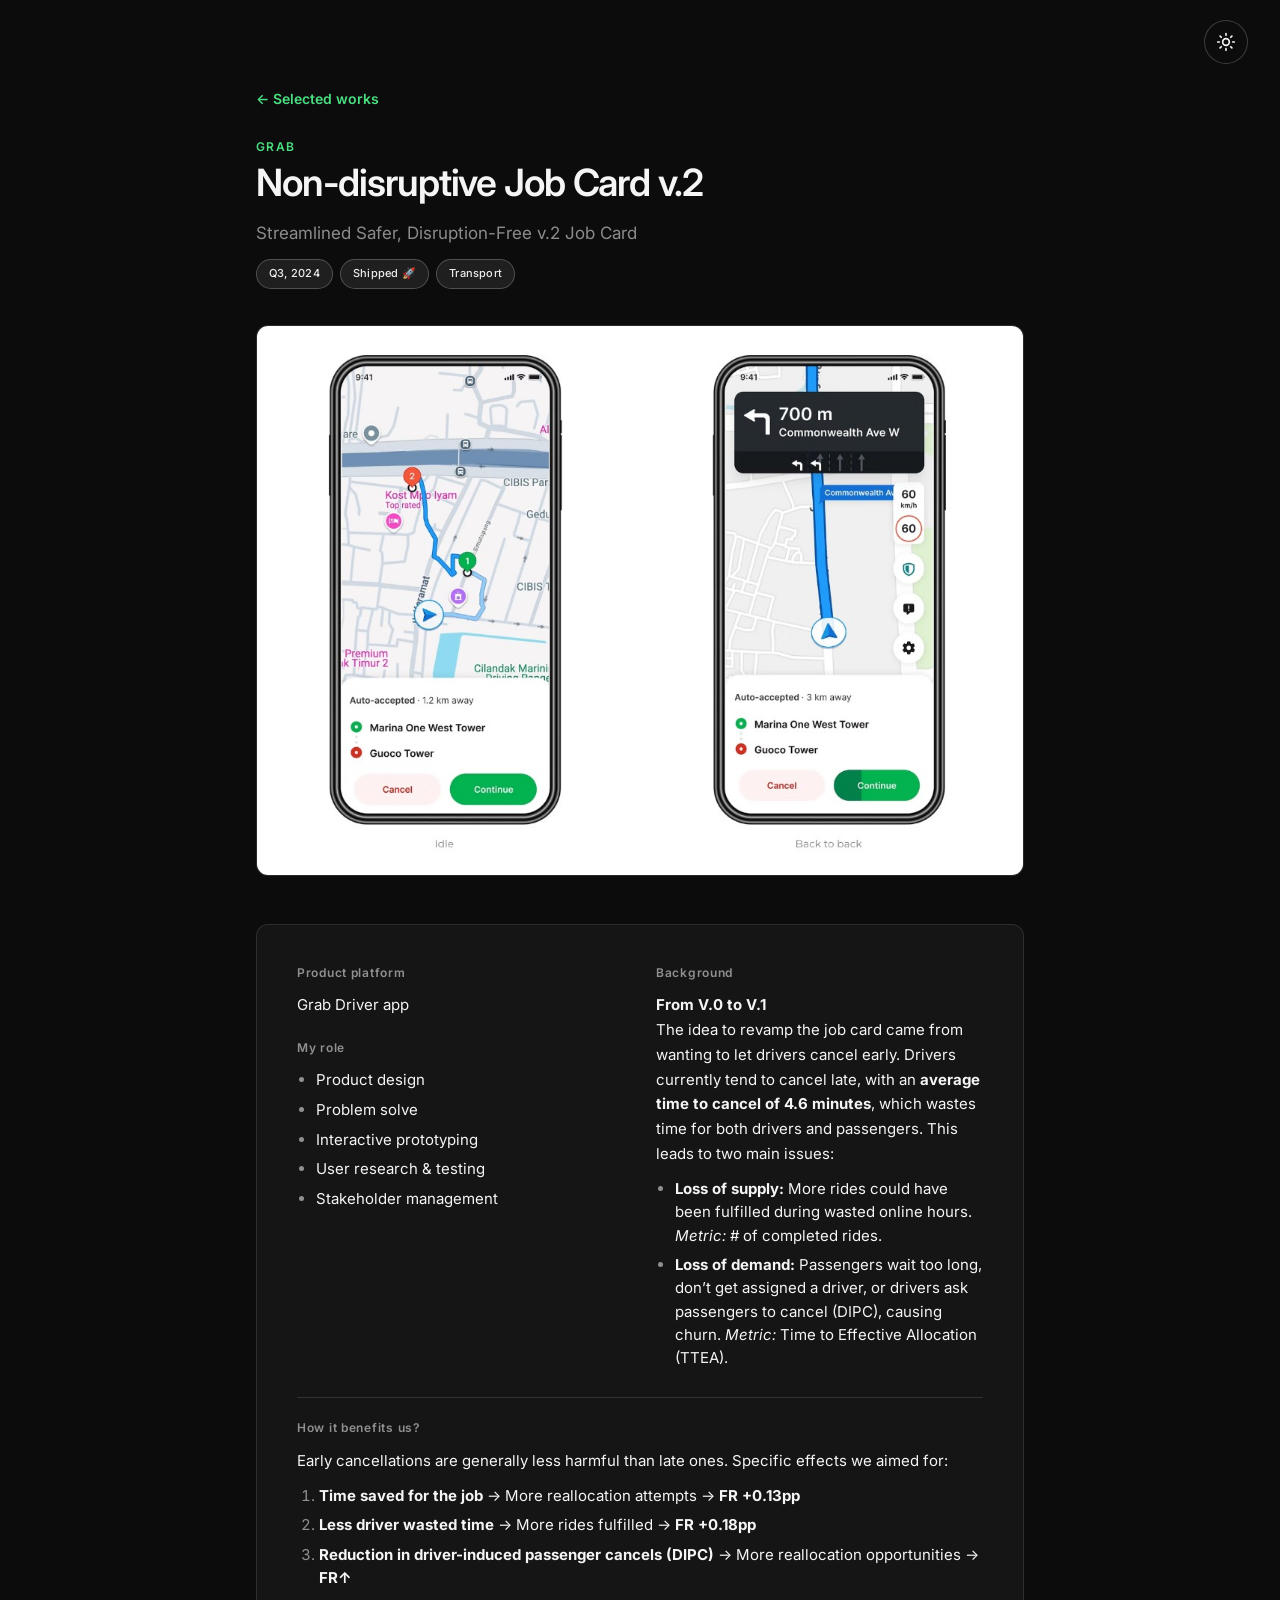
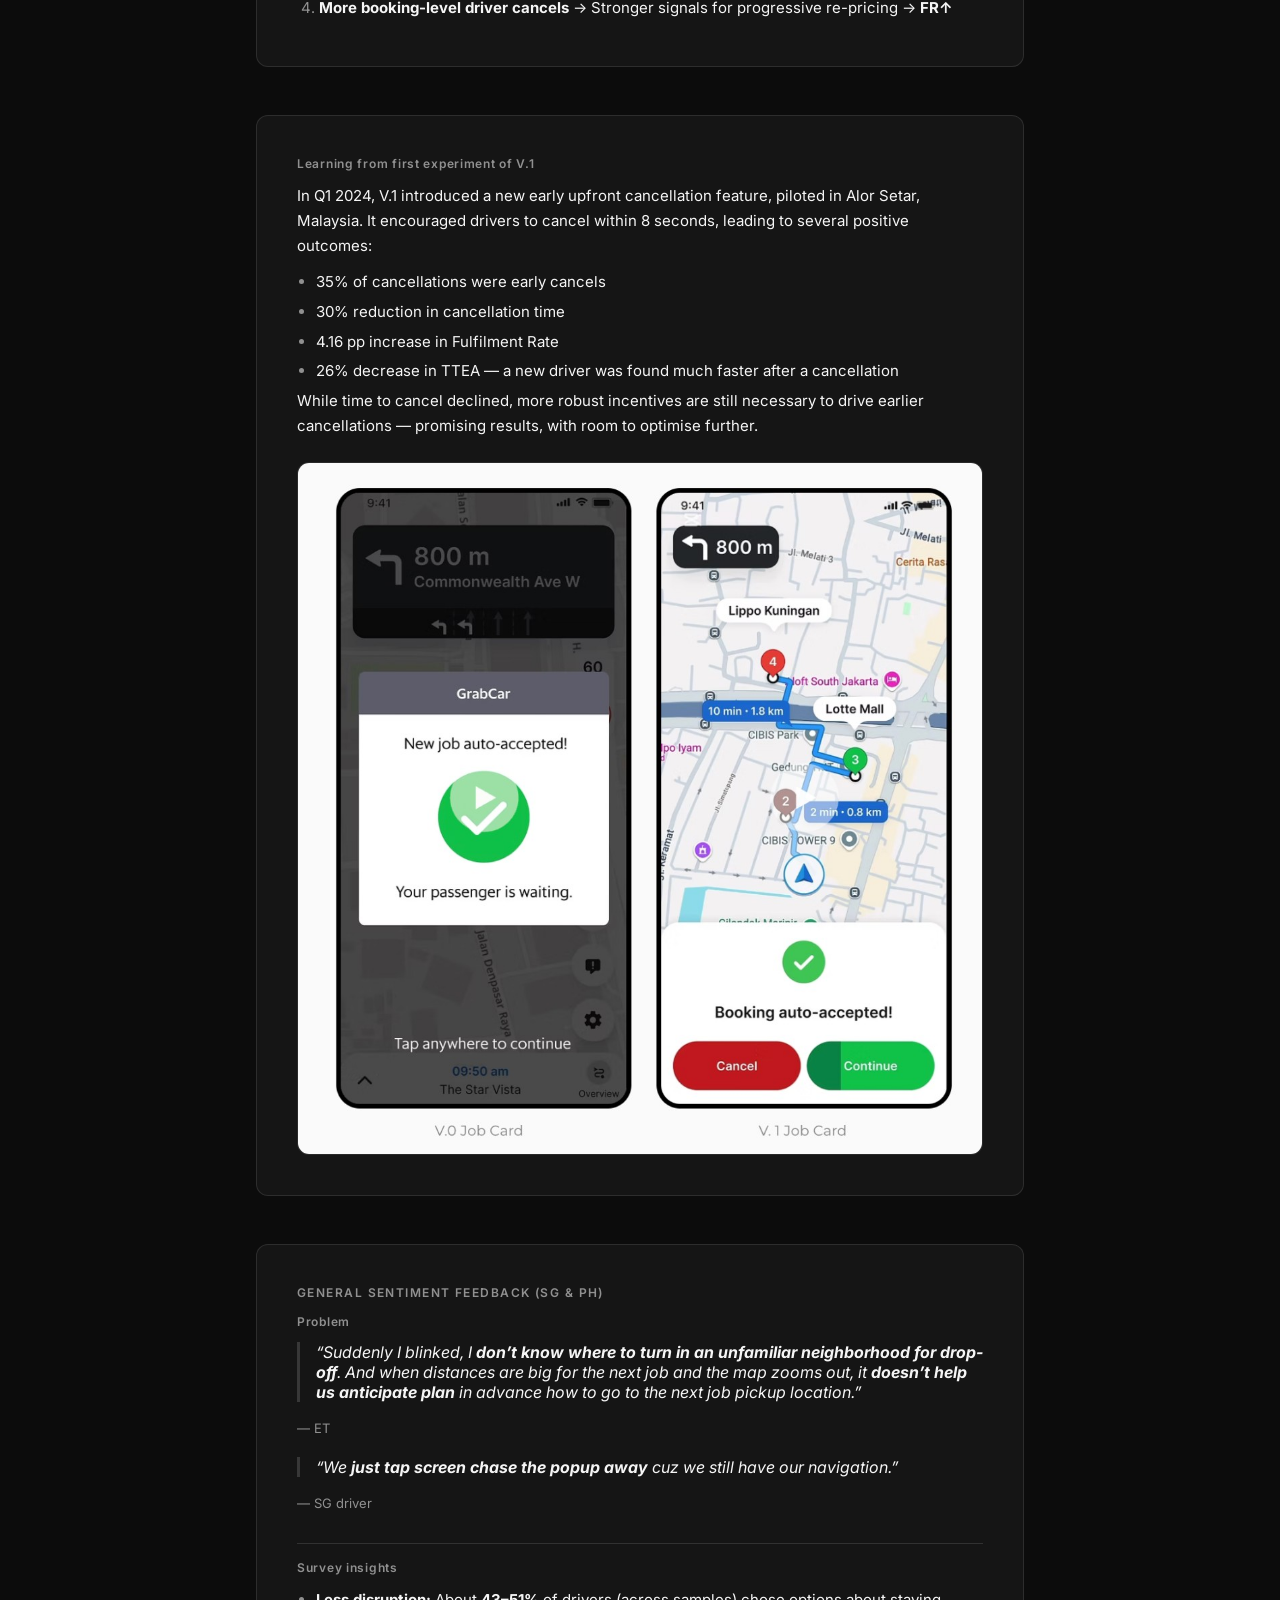
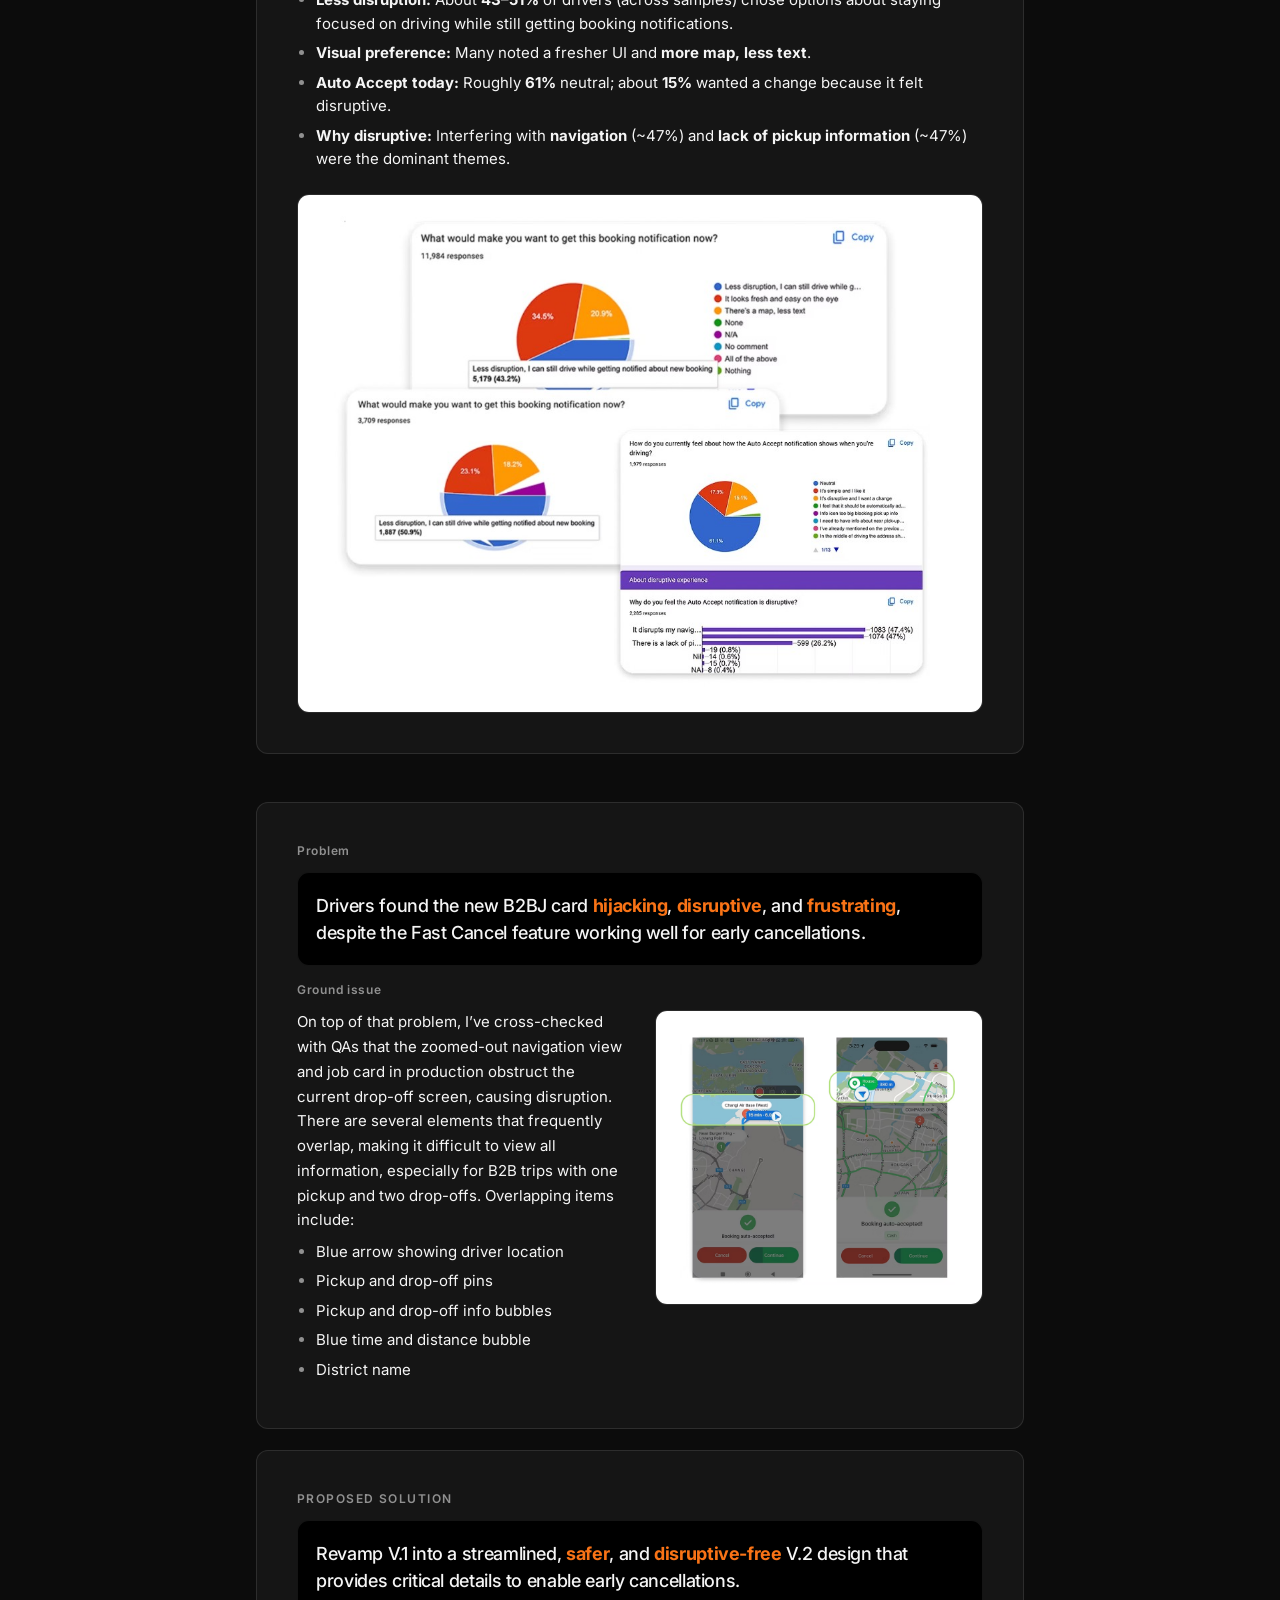
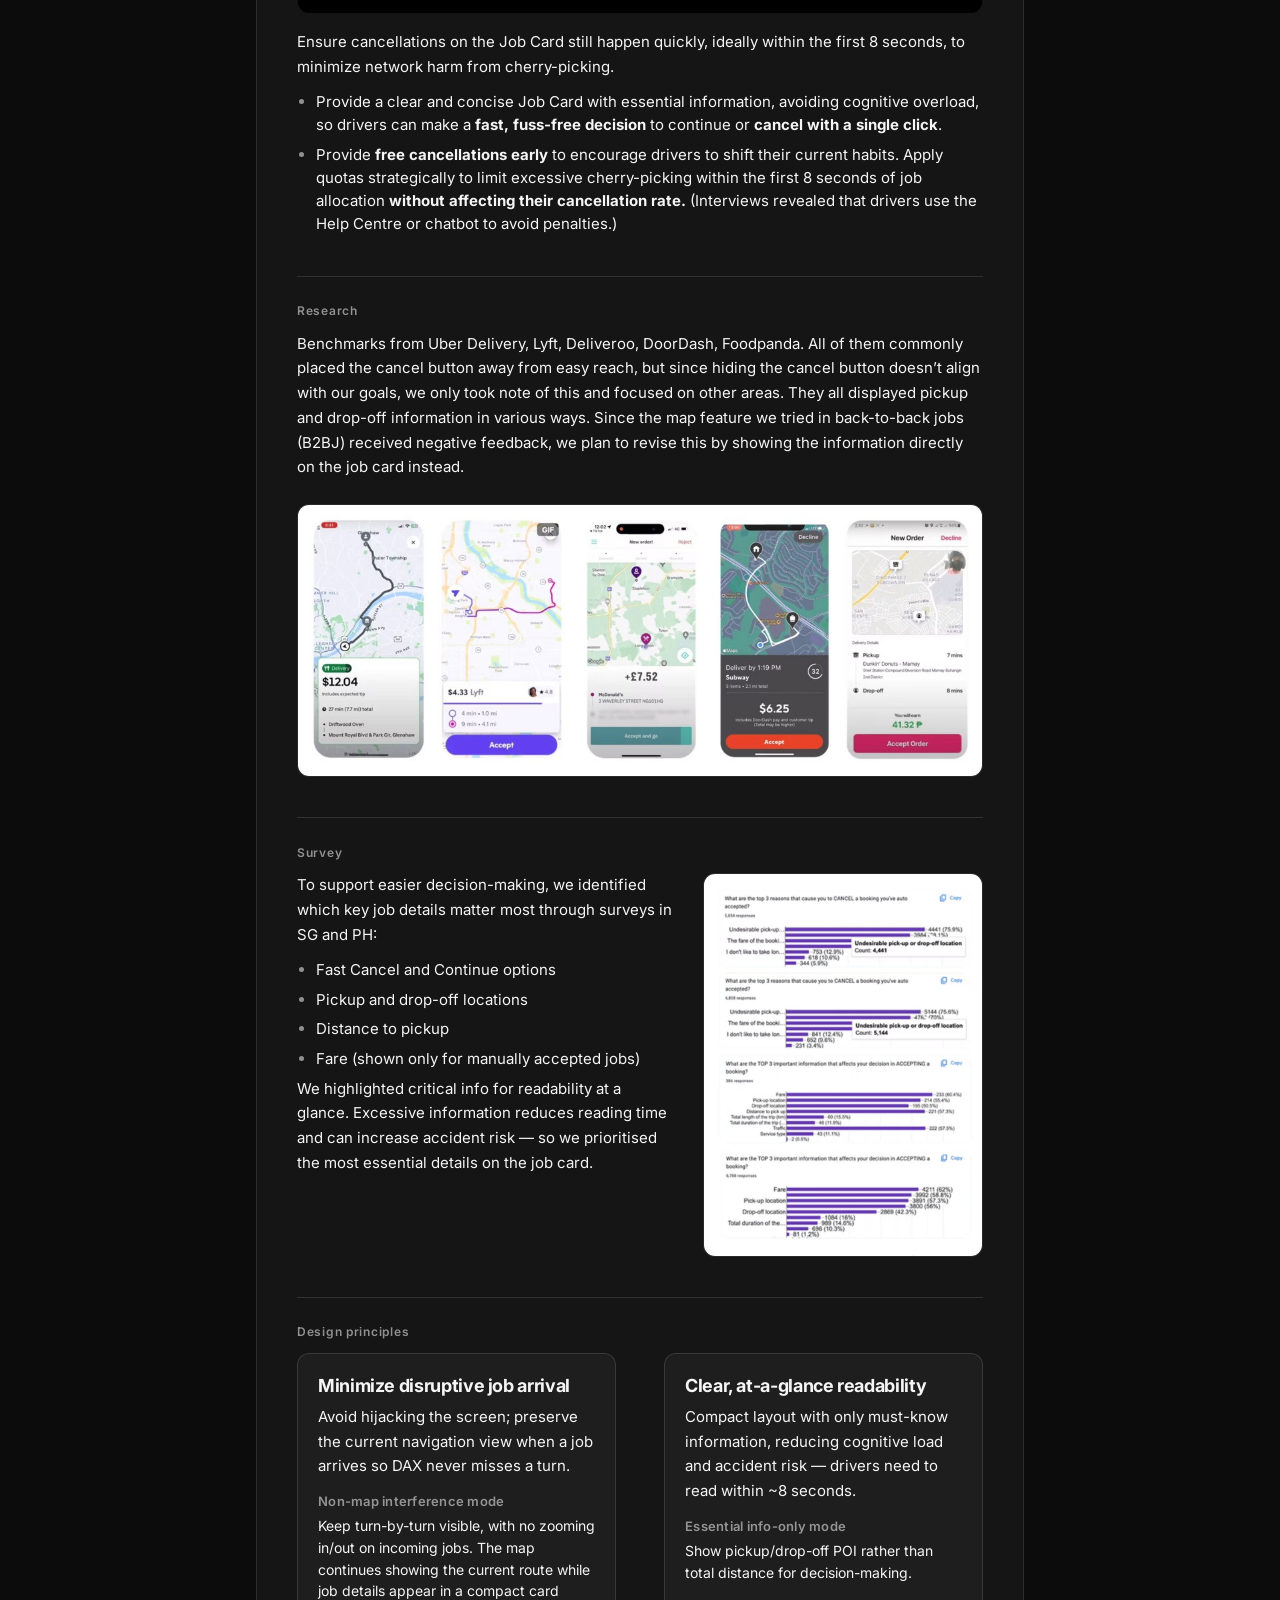
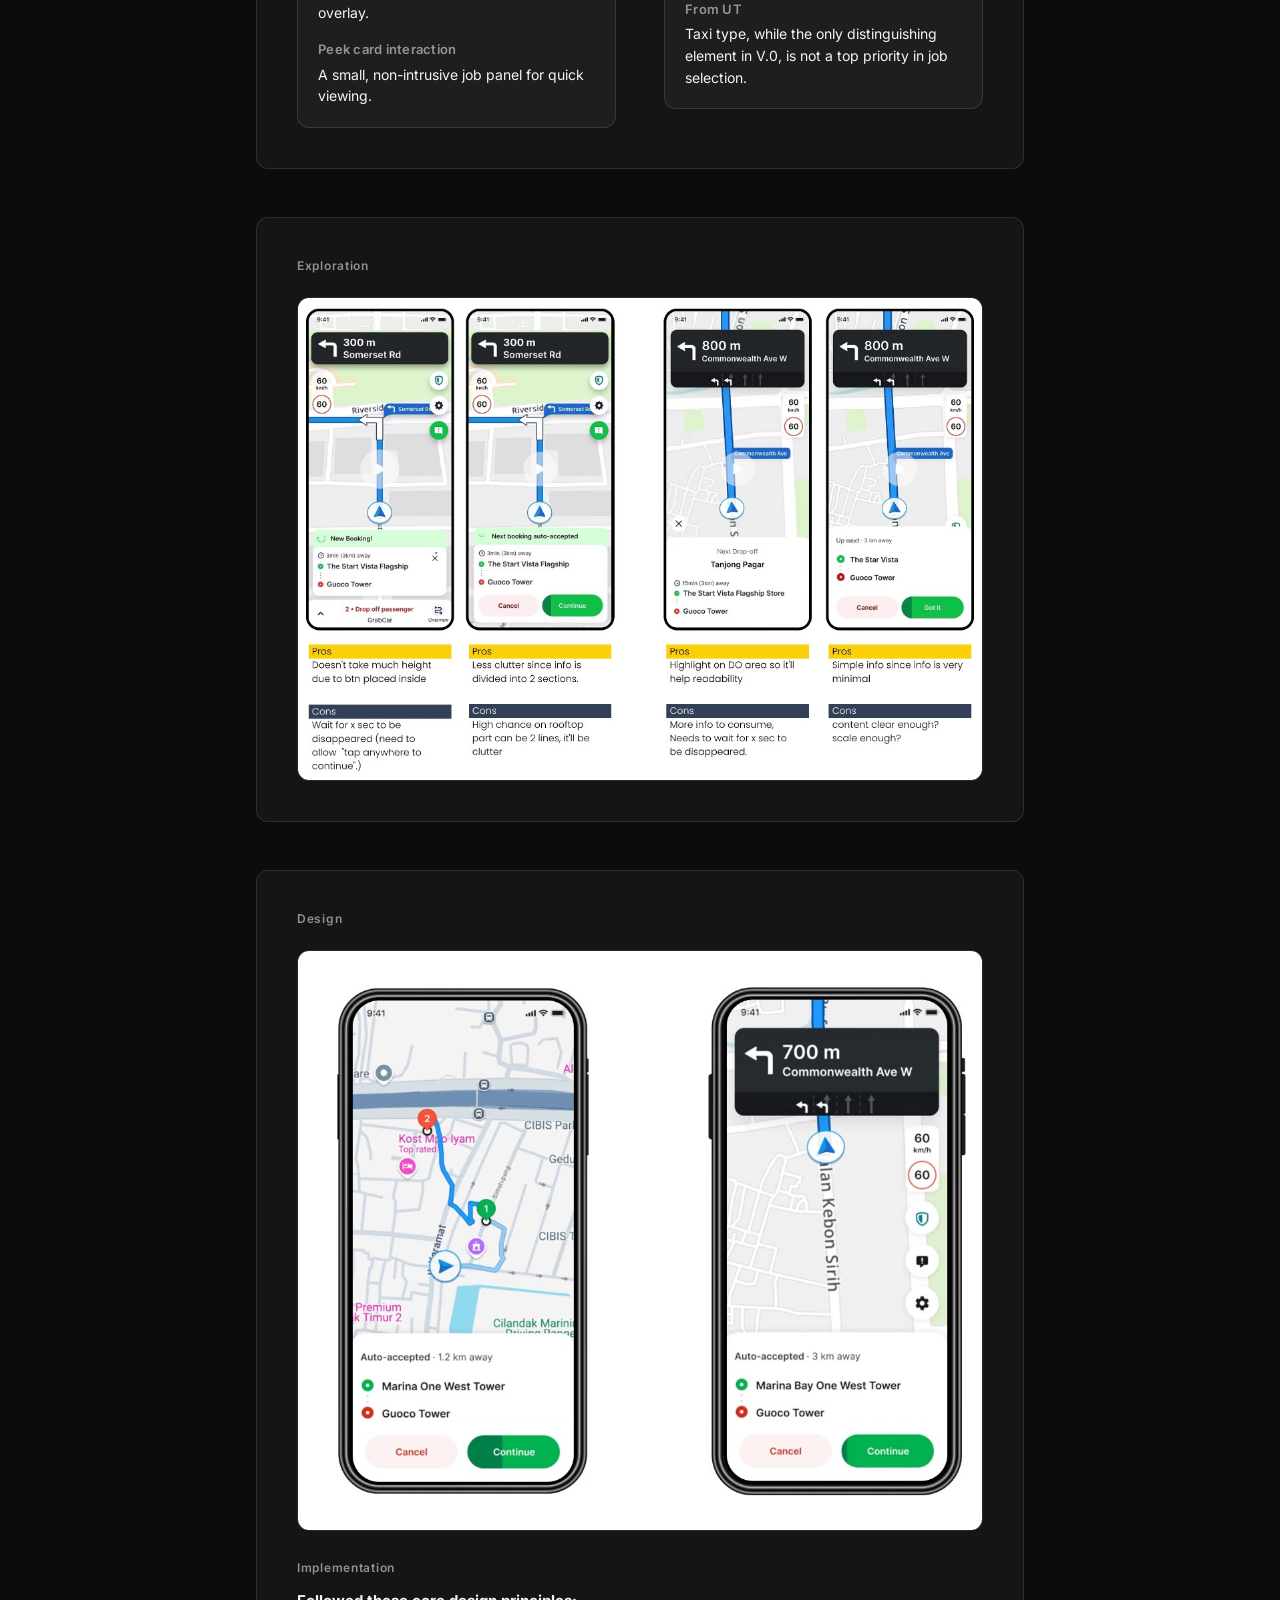
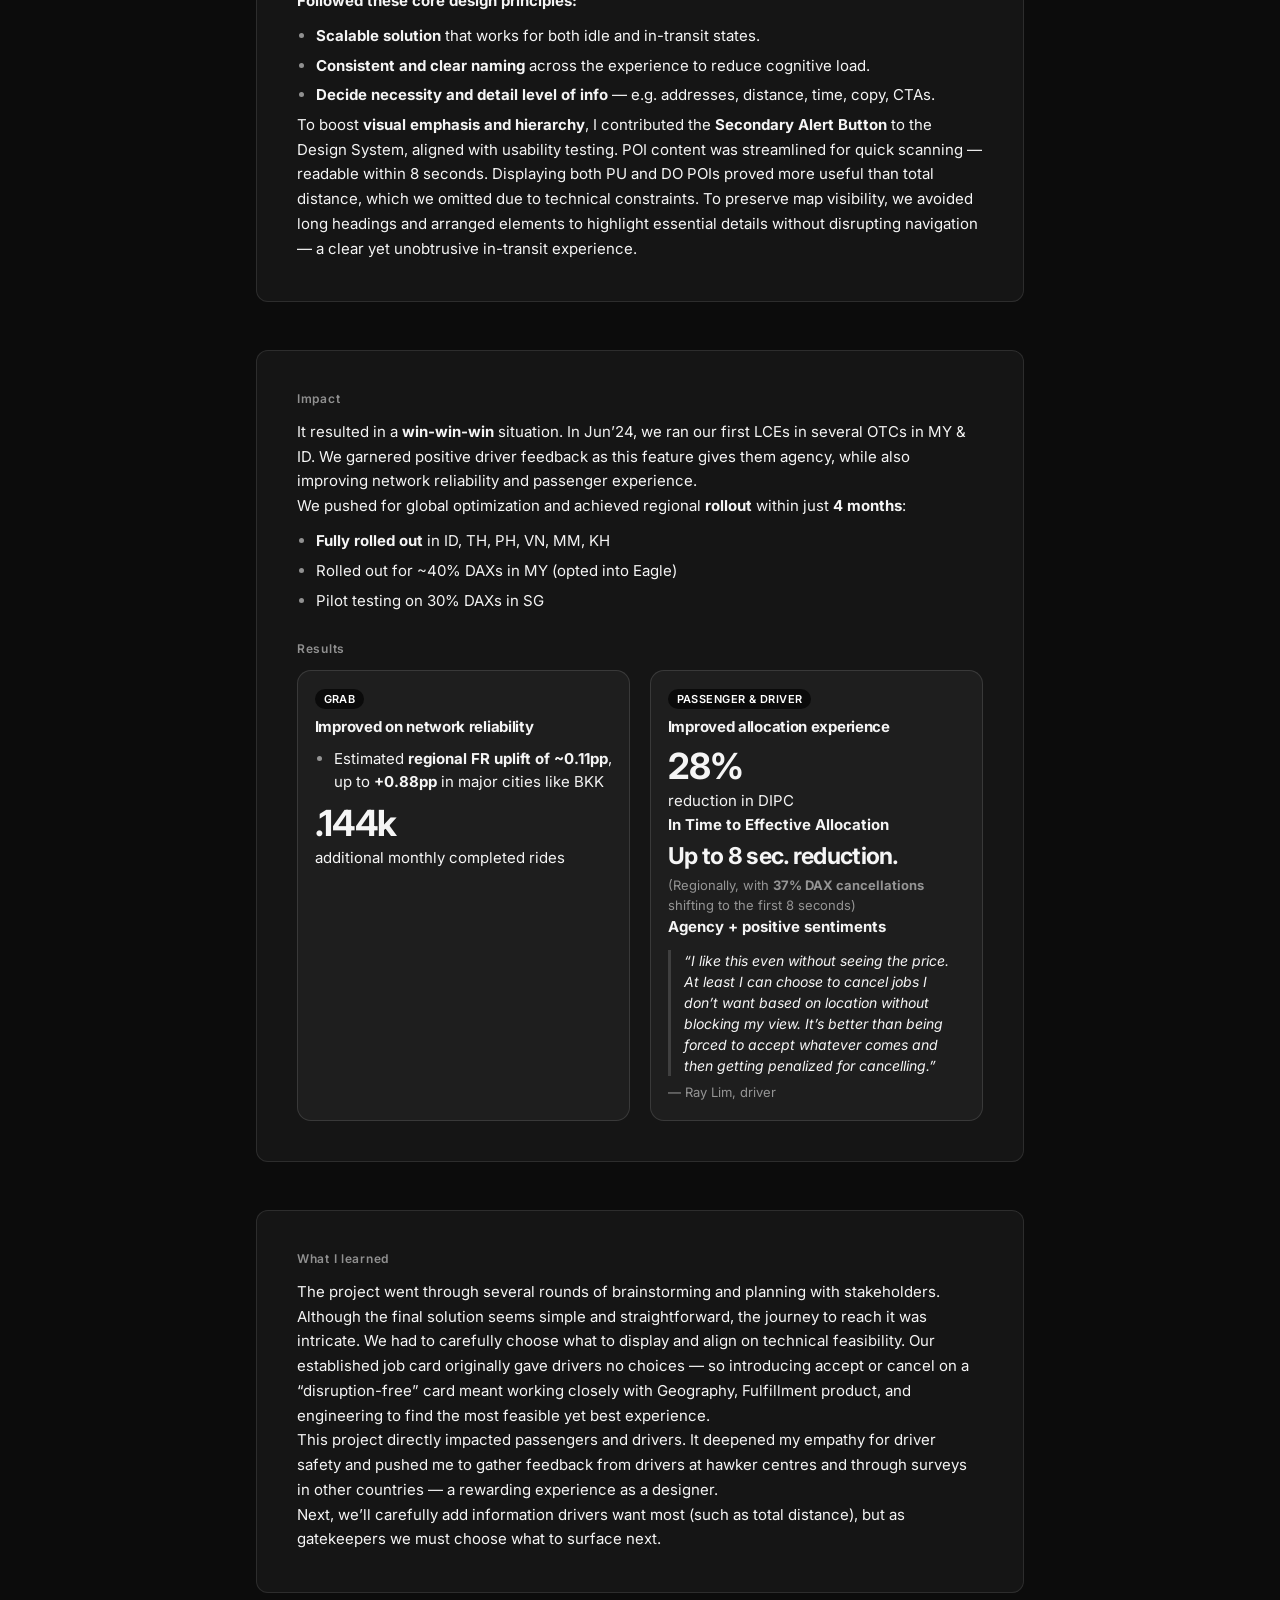
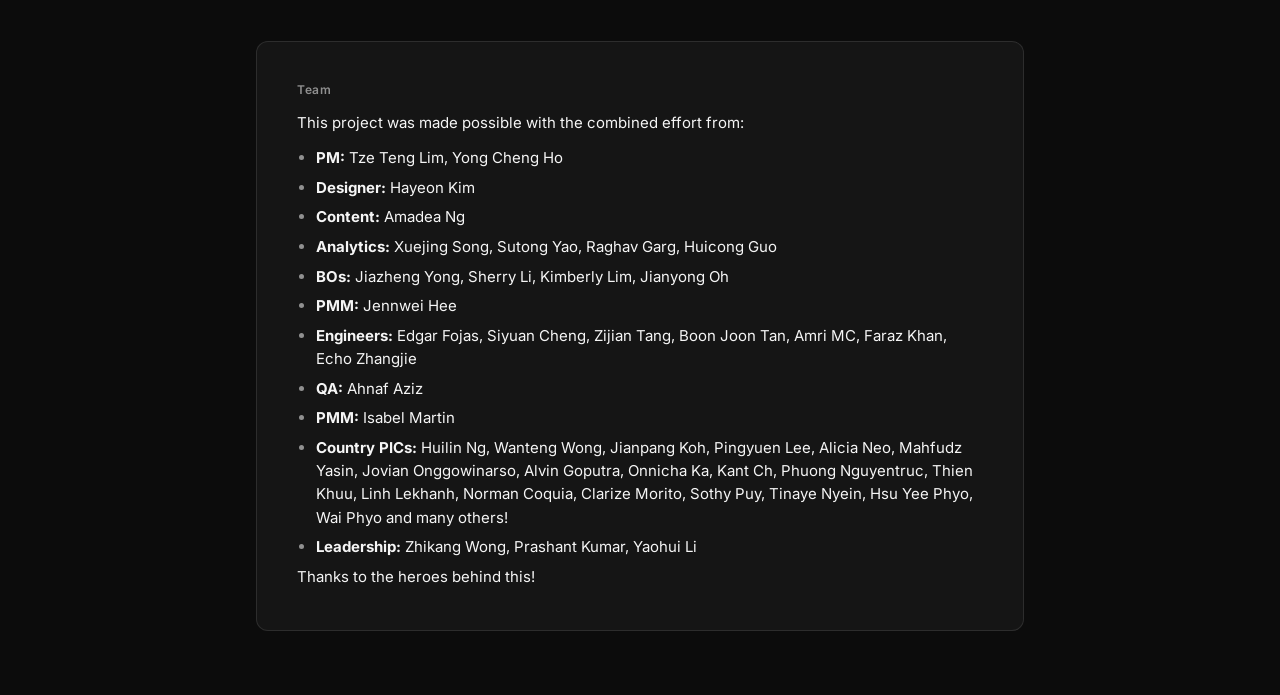
<file: kr-apps-benchmark/works/work-grab-job-card.html>
<!DOCTYPE html>
<html lang="ko">
<head>
  <meta charset="UTF-8" />
  <meta name="viewport" content="width=device-width, initial-scale=1.0" />
  <title>Non-disruptive Job Card v.2 — Hayeon Kim</title>
  <link rel="icon" href="../assets/favicon.svg" type="image/svg+xml" />
  <link rel="preconnect" href="https://fonts.googleapis.com" />
  <link rel="preconnect" href="https://fonts.gstatic.com" crossorigin />
  <link href="https://fonts.googleapis.com/css2?family=Inter:wght@400;500;600;700&display=swap" rel="stylesheet" />
  <script src="theme.js"></script>
  <link rel="stylesheet" href="work-detail.css" />
</head>
<body class="page-grab page-grab-job-card">
  <button type="button" class="theme-toggle" id="theme-toggle" aria-label="Switch theme" aria-pressed="false">
    <svg class="theme-icon-sun" viewBox="0 0 24 24" fill="none" stroke="currentColor" stroke-width="2" stroke-linecap="round" stroke-linejoin="round" aria-hidden="true">
      <circle cx="12" cy="12" r="4" />
      <path d="M12 2v2M12 20v2M4.93 4.93l1.41 1.41M17.66 17.66l1.41 1.41M2 12h2M20 12h2M4.93 19.07l1.41-1.41M17.66 6.34l1.41-1.41" />
    </svg>
    <svg class="theme-icon-moon" viewBox="0 0 24 24" fill="none" stroke="currentColor" stroke-width="2" stroke-linecap="round" stroke-linejoin="round" aria-hidden="true">
      <path d="M21 12.79A9 9 0 1 1 11.21 3 7 7 0 0 0 21 12.79z" />
    </svg>
  </button>
  <main class="work-page">
    <a class="work-back" href="../index.html#selected-works">← Selected works</a>
    <p class="work-brand">Grab</p>
    <h1 class="work-title">Non-disruptive Job Card v.2</h1>
    <p class="work-lede">Streamlined Safer, Disruption-Free v.2 Job Card</p>
    <div class="work-meta-pills" role="list">
      <span class="work-meta-pill" role="listitem">Q3, 2024</span>
      <span class="work-meta-pill" role="listitem">Shipped 🚀</span>
      <span class="work-meta-pill" role="listitem">Transport</span>
    </div>
    <figure class="work-visual">
      <img
        src="../assets/works-grab-job-card-hero.jpg"
        alt="Grab Driver: job card mockups — Idle (map route to pickup and drop-off) vs Back to back (turn-by-turn overlay, safety and speed controls)"
        width="1024"
        height="734"
        loading="lazy"
      />
    </figure>

    <section class="work-case-body work-grab-slide" aria-labelledby="grab-job-card-background">
      <div class="work-grab-job-card__intro">
        <div class="work-case-body__column work-grab-job-card__intro-left">
          <h3 class="work-case-body__label">Product platform</h3>
          <p class="work-case-body__prose">Grab Driver app</p>
          <h3 class="work-case-body__label">My role</h3>
          <ul class="work-case-body__list">
            <li>Product design</li>
            <li>Problem solve</li>
            <li>Interactive prototyping</li>
            <li>User research &amp; testing</li>
            <li>Stakeholder management</li>
          </ul>
        </div>
        <div class="work-case-body__column work-grab-job-card__intro-right">
          <h2 id="grab-job-card-background" class="work-case-body__label">Background</h2>
          <p class="work-case-body__prose"><strong>From V.0 to V.1</strong></p>
          <p class="work-case-body__prose work-case-body__prose--tight-top">
            The idea to revamp the job card came from wanting to let drivers cancel early. Drivers currently tend to cancel late, with an <strong>average time to cancel of 4.6 minutes</strong>, which wastes time for both drivers and passengers. This leads to two main issues:
          </p>
          <ul class="work-case-body__list">
            <li>
              <strong>Loss of supply:</strong> More rides could have been fulfilled during wasted online hours. <em>Metric:</em> # of completed rides.
            </li>
            <li>
              <strong>Loss of demand:</strong> Passengers wait too long, don&rsquo;t get assigned a driver, or drivers ask passengers to cancel (DIPC), causing churn. <em>Metric:</em> Time to Effective Allocation (TTEA).
            </li>
          </ul>
        </div>
      </div>
      <hr class="work-grab-job-card__divider" aria-hidden="true" />
      <h3 class="work-case-body__label">How it benefits us?</h3>
      <p class="work-case-body__prose">
        Early cancellations are generally less harmful than late ones. Specific effects we aimed for:
      </p>
      <ol class="work-case-body__list">
        <li><strong>Time saved for the job</strong> → More reallocation attempts → <strong>FR +0.13pp</strong></li>
        <li><strong>Less driver wasted time</strong> → More rides fulfilled → <strong>FR +0.18pp</strong></li>
        <li><strong>Reduction in driver-induced passenger cancels (DIPC)</strong> → More reallocation opportunities → <strong>FR↑</strong></li>
        <li><strong>More booking-level driver cancels</strong> → Stronger signals for progressive re-pricing → <strong>FR↑</strong></li>
      </ol>
    </section>

    <section class="work-case-body work-grab-slide" aria-labelledby="grab-job-card-learning-v1">
      <h2 id="grab-job-card-learning-v1" class="work-case-body__label">Learning from first experiment of V.1</h2>
      <div class="work-grab-slide__extract">
        <p class="work-case-body__prose">
          In Q1 2024, V.1 introduced a new early upfront cancellation feature, piloted in Alor Setar, Malaysia. It encouraged drivers to cancel within 8 seconds, leading to several positive outcomes:
        </p>
        <ul class="work-case-body__list">
          <li>35% of cancellations were early cancels</li>
          <li>30% reduction in cancellation time</li>
          <li>4.16 pp increase in Fulfilment Rate</li>
          <li>26% decrease in TTEA — a new driver was found much faster after a cancellation</li>
        </ul>
        <p class="work-case-body__prose work-case-body__prose--tight-top">
          While time to cancel declined, more robust incentives are still necessary to drive earlier cancellations — promising results, with room to optimise further.
        </p>
      </div>
      <figure class="work-visual">
        <img
          src="../assets/works-grab-job-card-v0-v1.jpg"
          alt="V.0 center GrabCar modal vs V.1 bottom sheet on map — Cancel and Continue"
          width="1014"
          height="1024"
          loading="lazy"
        />
      </figure>
    </section>

    <section class="work-case-body work-grab-slide" aria-labelledby="grab-job-card-sentiment-problem">
      <p class="work-case-body__label work-case-body__label--caps">General Sentiment Feedback (SG &amp; PH)</p>
      <h2 id="grab-job-card-sentiment-problem" class="work-case-body__label">Problem</h2>
      <div class="work-grab-slide__extract">
        <blockquote>
          <p>
            &ldquo;Suddenly I blinked, I <strong>don&rsquo;t know where to turn in an unfamiliar neighborhood for drop-off</strong>. And when distances are big for the next job and the map zooms out, it <strong>doesn&rsquo;t help us anticipate plan</strong> in advance how to go to the next job pickup location.&rdquo;
          </p>
        </blockquote>
        <p class="work-case-body__note">— ET</p>
        <blockquote>
          <p>
            &ldquo;We <strong>just tap screen chase the popup away</strong> cuz we still have our navigation.&rdquo;
          </p>
        </blockquote>
        <p class="work-case-body__note">— SG driver</p>
        <hr class="work-grab-job-card__divider work-grab-job-card__divider--loose" aria-hidden="true" />
        <h2 id="grab-job-card-survey" class="work-case-body__label">Survey insights</h2>
        <ul class="work-case-body__list">
          <li>
            <strong>Less disruption:</strong> About <strong>43–51%</strong> of drivers (across samples) chose options about staying focused on driving while still getting booking notifications.
          </li>
          <li>
            <strong>Visual preference:</strong> Many noted a fresher UI and <strong>more map, less text</strong>.
          </li>
          <li>
            <strong>Auto Accept today:</strong> Roughly <strong>61%</strong> neutral; about <strong>15%</strong> wanted a change because it felt disruptive.
          </li>
          <li>
            <strong>Why disruptive:</strong> Interfering with <strong>navigation</strong> (~47%) and <strong>lack of pickup information</strong> (~47%) were the dominant themes.
          </li>
        </ul>
      </div>
      <figure class="work-visual">
        <img
          src="../assets/works-grab-job-card-survey-insights.png"
          alt="Survey charts: booking notification preferences, Auto Accept sentiment, reasons for disruption"
          width="1024"
          height="774"
          loading="lazy"
        />
      </figure>
    </section>

    <section class="work-case-body work-grab-slide work-grab-job-card__problem-ground" aria-labelledby="grab-job-card-b2bj">
      <h2 id="grab-job-card-b2bj" class="work-case-body__label">Problem</h2>
      <p class="work-grab-job-card__pullquote">
        Drivers found the new B2BJ card <strong>hijacking</strong>, <strong>disruptive</strong>, and <strong>frustrating</strong>, despite the Fast Cancel feature working well for early cancellations.
      </p>

      <h3 class="work-case-body__label">Ground issue</h3>
      <div class="work-grab-job-card__ground-split">
        <div class="work-grab-job-card__ground-split__copy">
          <p class="work-case-body__prose">
            On top of that problem, I&rsquo;ve cross-checked with QAs that the zoomed-out navigation view and job card in production obstruct the current drop-off screen, causing disruption.
          </p>
          <p class="work-case-body__prose work-case-body__prose--tight-top">
            There are several elements that frequently overlap, making it difficult to view all information, especially for B2B trips with one pickup and two drop-offs. Overlapping items include:
          </p>
          <ul class="work-case-body__list work-grab-job-card__overlap-list">
            <li>Blue arrow showing driver location</li>
            <li>Pickup and drop-off pins</li>
            <li>Pickup and drop-off info bubbles</li>
            <li>Blue time and distance bubble</li>
            <li>District name</li>
          </ul>
        </div>
        <figure class="work-visual work-visual--grab-booking-map">
          <img
            src="../assets/works-grab-job-card-v2-02-booking-map.png"
            srcset="../assets/works-grab-job-card-v2-02-booking-map.png 930w"
            sizes="(min-width: 48rem) 328px, 85vw"
            alt="Two screens: Booking auto-accepted — map bubbles for destination and distance vs alternate pin and distance style"
            width="930"
            height="834"
            loading="lazy"
            decoding="async"
          />
        </figure>
      </div>
    </section>

    <section
      class="work-case-body work-grab-slide work-grab-job-card__v2-slides"
      aria-label="Job Card redesign, research, and design principles"
    >
      <p class="work-case-body__label work-case-body__label--caps">Proposed solution</p>
      <p class="work-grab-job-card__pullquote work-grab-job-card__pullquote--lime">
        Revamp V.1 into a streamlined, <strong>safer</strong>, and <strong>disruptive-free</strong> V.2 design that provides critical details to enable early cancellations.
      </p>
      <p class="work-case-body__prose">
        Ensure cancellations on the Job Card still happen quickly, ideally within the first 8 seconds, to minimize network harm from cherry-picking.
      </p>
      <ul class="work-case-body__list">
        <li>
          Provide a clear and concise Job Card with essential information, avoiding cognitive overload, so drivers can make a <strong>fast, fuss-free decision</strong> to continue or <strong>cancel with a single click</strong>.
        </li>
        <li>
          Provide <strong>free cancellations early</strong> to encourage drivers to shift their current habits. Apply quotas strategically to limit excessive cherry-picking within the first 8 seconds of job allocation <strong>without affecting their cancellation rate.</strong> (Interviews revealed that drivers use the Help Centre or chatbot to avoid penalties.)
        </li>
      </ul>

      <h3 class="work-case-body__label">Research</h3>
      <p class="work-case-body__prose">
        Benchmarks from Uber Delivery, Lyft, Deliveroo, DoorDash, Foodpanda. All of them commonly placed the cancel button away from easy reach, but since hiding the cancel button doesn&rsquo;t align with our goals, we only took note of this and focused on other areas. They all displayed pickup and drop-off information in various ways. Since the map feature we tried in back-to-back jobs (B2BJ) received negative feedback, we plan to revise this by showing the information directly on the job card instead.
      </p>

      <figure class="work-visual">
        <img
          src="../assets/works-grab-job-card-v2-06-benchmarks.png"
          alt="Five benchmark apps: new job or order acceptance screens from delivery and ride-hailing competitors"
          width="1024"
          height="406"
          loading="lazy"
        />
      </figure>

      <h3 class="work-case-body__label">Survey</h3>
      <div class="work-grab-job-card__survey-split">
        <div class="work-grab-job-card__survey-split__copy">
          <p class="work-case-body__prose">
            To support easier decision-making, we identified which key job details matter most through surveys in SG and PH:
          </p>
          <ul class="work-case-body__list">
            <li>Fast Cancel and Continue options</li>
            <li>Pickup and drop-off locations</li>
            <li>Distance to pickup</li>
            <li>Fare (shown only for manually accepted jobs)</li>
          </ul>
          <p class="work-case-body__prose work-case-body__prose--tight-top">
            We highlighted critical info for readability at a glance. Excessive information reduces reading time and can increase accident risk — so we prioritised the most essential details on the job card.
          </p>
        </div>
        <figure class="work-visual work-visual--grab-survey-charts">
          <img
            src="../assets/works-grab-job-card-v2-08-survey-charts.png"
            srcset="../assets/works-grab-job-card-v2-08-survey-charts.png 746w"
            sizes="(min-width: 48rem) 280px, min(90vw, 320px)"
            alt="Bar charts: top reasons to cancel auto-accepted bookings vs top factors when accepting a booking"
            width="746"
            height="1024"
            loading="lazy"
            decoding="async"
          />
        </figure>
      </div>

      <h3 class="work-case-body__label">Design principles</h3>
      <div class="work-case-body__grid work-case-body__grid--align-start work-grab-job-card__design-principles">
        <div class="work-case-body__column work-grab-job-card__principle-column">
          <h4 class="work-grab-job-card__principle-heading">Minimize disruptive job arrival</h4>
          <p class="work-case-body__prose work-grab-job-card__principle-lead">
            Avoid hijacking the screen; preserve the current navigation view when a job arrives so DAX never misses a turn.
          </p>
          <div class="work-grab-job-card__principle-points">
            <div class="work-grab-job-card__principle-point">
              <p class="work-grab-job-card__principle-point-title">Non-map interference mode</p>
              <p class="work-case-body__prose work-case-body__prose--tight-top">
                Keep turn-by-turn visible, with no zooming in/out on incoming jobs. The map continues showing the current route while job details appear in a compact card overlay.
              </p>
            </div>
            <div class="work-grab-job-card__principle-point">
              <p class="work-grab-job-card__principle-point-title">Peek card interaction</p>
              <p class="work-case-body__prose work-case-body__prose--tight-top">
                A small, non-intrusive job panel for quick viewing.
              </p>
            </div>
          </div>
        </div>
        <div class="work-case-body__column work-grab-job-card__principle-column">
          <h4 class="work-grab-job-card__principle-heading">Clear, at-a-glance readability</h4>
          <p class="work-case-body__prose work-grab-job-card__principle-lead">
            Compact layout with only must-know information, reducing cognitive load and accident risk — drivers need to read within ~8 seconds.
          </p>
          <div class="work-grab-job-card__principle-points">
            <div class="work-grab-job-card__principle-point">
              <p class="work-grab-job-card__principle-point-title">Essential info-only mode</p>
              <p class="work-case-body__prose work-case-body__prose--tight-top">
                Show pickup/drop-off POI rather than total distance for decision-making.
              </p>
            </div>
            <div class="work-grab-job-card__principle-point">
              <p class="work-grab-job-card__principle-point-title">From UT</p>
              <p class="work-case-body__prose work-case-body__prose--tight-top">
                Taxi type, while the only distinguishing element in V.0, is not a top priority in job selection.
              </p>
            </div>
          </div>
        </div>
      </div>
    </section>

    <section class="work-case-body work-grab-slide" aria-labelledby="grab-job-card-exploration">
      <h2 id="grab-job-card-exploration" class="work-case-body__label">Exploration</h2>
      <figure class="work-visual">
        <img
          src="../assets/works-grab-job-card-v2-10-exploration.png"
          alt="Exploration: four in-navigation job card variants with pros and cons — height, buttons, and information density"
          width="1024"
          height="722"
          loading="lazy"
        />
      </figure>
    </section>

    <section
      class="work-case-body work-grab-slide"
      aria-labelledby="grab-job-card-design-final grab-job-card-implementation"
    >
      <h2 id="grab-job-card-design-final" class="work-case-body__label">Design</h2>
      <figure class="work-visual">
        <img
          src="../assets/works-grab-job-card-v2-11-design.png"
          alt="Design: map overview and in-navigation — Auto-accepted job card with pickup and drop-off POIs, Cancel and Continue"
          width="1024"
          height="866"
          loading="lazy"
        />
      </figure>

      <h2 id="grab-job-card-implementation" class="work-case-body__label">Implementation</h2>
      <p class="work-case-body__prose"><strong>Followed these core design principles:</strong></p>
      <ul class="work-case-body__list">
        <li><strong>Scalable solution</strong> that works for both idle and in-transit states.</li>
        <li><strong>Consistent and clear naming</strong> across the experience to reduce cognitive load.</li>
        <li><strong>Decide necessity and detail level of info</strong> — e.g. addresses, distance, time, copy, CTAs.</li>
      </ul>
      <p class="work-case-body__prose work-case-body__prose--tight-top">
        To boost <strong>visual emphasis and hierarchy</strong>, I contributed the <strong>Secondary Alert Button</strong> to the Design System, aligned with usability testing. POI content was streamlined for quick scanning — readable within 8 seconds. Displaying both PU and DO POIs proved more useful than total distance, which we omitted due to technical constraints. To preserve map visibility, we avoided long headings and arranged elements to highlight essential details without disrupting navigation — a clear yet unobtrusive in-transit experience.
      </p>
    </section>

    <section
      class="work-case-body work-grab-slide"
      aria-labelledby="grab-job-card-impact grab-job-card-impact-cards"
    >
      <h2 id="grab-job-card-impact" class="work-case-body__label">Impact</h2>
      <p class="work-case-body__prose">
        It resulted in a <strong>win-win-win</strong> situation. In Jun&rsquo;24, we ran our first LCEs in several OTCs in MY &amp; ID. We garnered positive driver feedback as this feature gives them agency, while also improving network reliability and passenger experience.
      </p>
      <p class="work-case-body__prose work-case-body__prose--tight-top">
        We pushed for global optimization and achieved regional <strong>rollout</strong> within just <strong>4 months</strong>:
      </p>
      <ul class="work-case-body__list">
        <li><strong>Fully rolled out</strong> in ID, TH, PH, VN, MM, KH</li>
        <li>Rolled out for ~40% DAXs in MY (opted into Eagle)</li>
        <li>Pilot testing on 30% DAXs in SG</li>
      </ul>

      <h2 id="grab-job-card-impact-cards" class="work-case-body__label">Results</h2>
      <div class="work-grab-job-card__impact-grid">
        <div class="work-grab-job-card__impact-card">
          <span class="work-grab-job-card__impact-pill">Grab</span>
          <p class="work-grab-job-card__impact-title">Improved on network reliability</p>
          <ul class="work-case-body__list">
            <li>Estimated <strong>regional FR uplift of ~0.11pp</strong>, up to <strong>+0.88pp</strong> in major cities like BKK</li>
          </ul>
          <p class="work-grab-job-card__impact-stat">.144k</p>
          <p class="work-case-body__prose work-case-body__prose--tight-top">additional monthly completed rides</p>
        </div>
        <div class="work-grab-job-card__impact-card">
          <span class="work-grab-job-card__impact-pill">Passenger &amp; Driver</span>
          <p class="work-grab-job-card__impact-title">Improved allocation experience</p>
          <p class="work-grab-job-card__impact-stat">28%</p>
          <p class="work-case-body__prose work-case-body__prose--tight-top">reduction in DIPC</p>
          <p class="work-case-body__prose work-case-body__prose--tight-top"><strong>In Time to Effective Allocation</strong></p>
          <p class="work-grab-job-card__impact-stat work-grab-job-card__impact-stat--sm">Up to 8 sec. reduction.</p>
          <p class="work-case-body__note">(Regionally, with <strong>37% DAX cancellations</strong> shifting to the first 8 seconds)</p>
          <p class="work-case-body__prose work-case-body__prose--tight-top"><strong>Agency + positive sentiments</strong></p>
          <blockquote>
            <p>
              &ldquo;I like this even without seeing the price. At least I can choose to cancel jobs I don&rsquo;t want based on location without blocking my view. It&rsquo;s better than being forced to accept whatever comes and then getting penalized for cancelling.&rdquo;
            </p>
          </blockquote>
          <p class="work-case-body__note">— Ray Lim, driver</p>
        </div>
      </div>
    </section>

    <section class="work-case-body work-grab-slide" aria-labelledby="grab-job-card-learned">
      <h2 id="grab-job-card-learned" class="work-case-body__label">What I learned</h2>
      <p class="work-case-body__prose">
        The project went through several rounds of brainstorming and planning with stakeholders. Although the final solution seems simple and straightforward, the journey to reach it was intricate. We had to carefully choose what to display and align on technical feasibility. Our established job card originally gave drivers no choices — so introducing accept or cancel on a &ldquo;disruption-free&rdquo; card meant working closely with Geography, Fulfillment product, and engineering to find the most feasible yet best experience.
      </p>
      <p class="work-case-body__prose work-case-body__prose--tight-top">
        This project directly impacted passengers and drivers. It deepened my empathy for driver safety and pushed me to gather feedback from drivers at hawker centres and through surveys in other countries — a rewarding experience as a designer.
      </p>
      <p class="work-case-body__prose work-case-body__prose--tight-top">
        Next, we&rsquo;ll carefully add information drivers want most (such as total distance), but as gatekeepers we must choose what to surface next.
      </p>
    </section>

    <section class="work-case-body work-grab-slide" aria-labelledby="grab-job-card-team">
      <h2 id="grab-job-card-team" class="work-case-body__label">Team</h2>
      <p class="work-case-body__prose">This project was made possible with the combined effort from:</p>
      <ul class="work-case-body__list">
        <li><strong>PM:</strong> Tze Teng Lim, Yong Cheng Ho</li>
        <li><strong>Designer:</strong> Hayeon Kim</li>
        <li><strong>Content:</strong> Amadea Ng</li>
        <li><strong>Analytics:</strong> Xuejing Song, Sutong Yao, Raghav Garg, Huicong Guo</li>
        <li><strong>BOs:</strong> Jiazheng Yong, Sherry Li, Kimberly Lim, Jianyong Oh</li>
        <li><strong>PMM:</strong> Jennwei Hee</li>
        <li><strong>Engineers:</strong> Edgar Fojas, Siyuan Cheng, Zijian Tang, Boon Joon Tan, Amri MC, Faraz Khan, Echo Zhangjie</li>
        <li><strong>QA:</strong> Ahnaf Aziz</li>
        <li><strong>PMM:</strong> Isabel Martin</li>
        <li>
          <strong>Country PICs:</strong> Huilin Ng, Wanteng Wong, Jianpang Koh, Pingyuen Lee, Alicia Neo, Mahfudz Yasin, Jovian Onggowinarso, Alvin Goputra, Onnicha Ka, Kant Ch, Phuong Nguyentruc, Thien Khuu, Linh Lekhanh, Norman Coquia, Clarize Morito, Sothy Puy, Tinaye Nyein, Hsu Yee Phyo, Wai Phyo and many others!
        </li>
        <li><strong>Leadership:</strong> Zhikang Wong, Prashant Kumar, Yaohui Li</li>
      </ul>
      <p class="work-case-body__prose work-case-body__prose--tight-top">Thanks to the heroes behind this!</p>
    </section>
  </main>
</body>
</html>
</file>
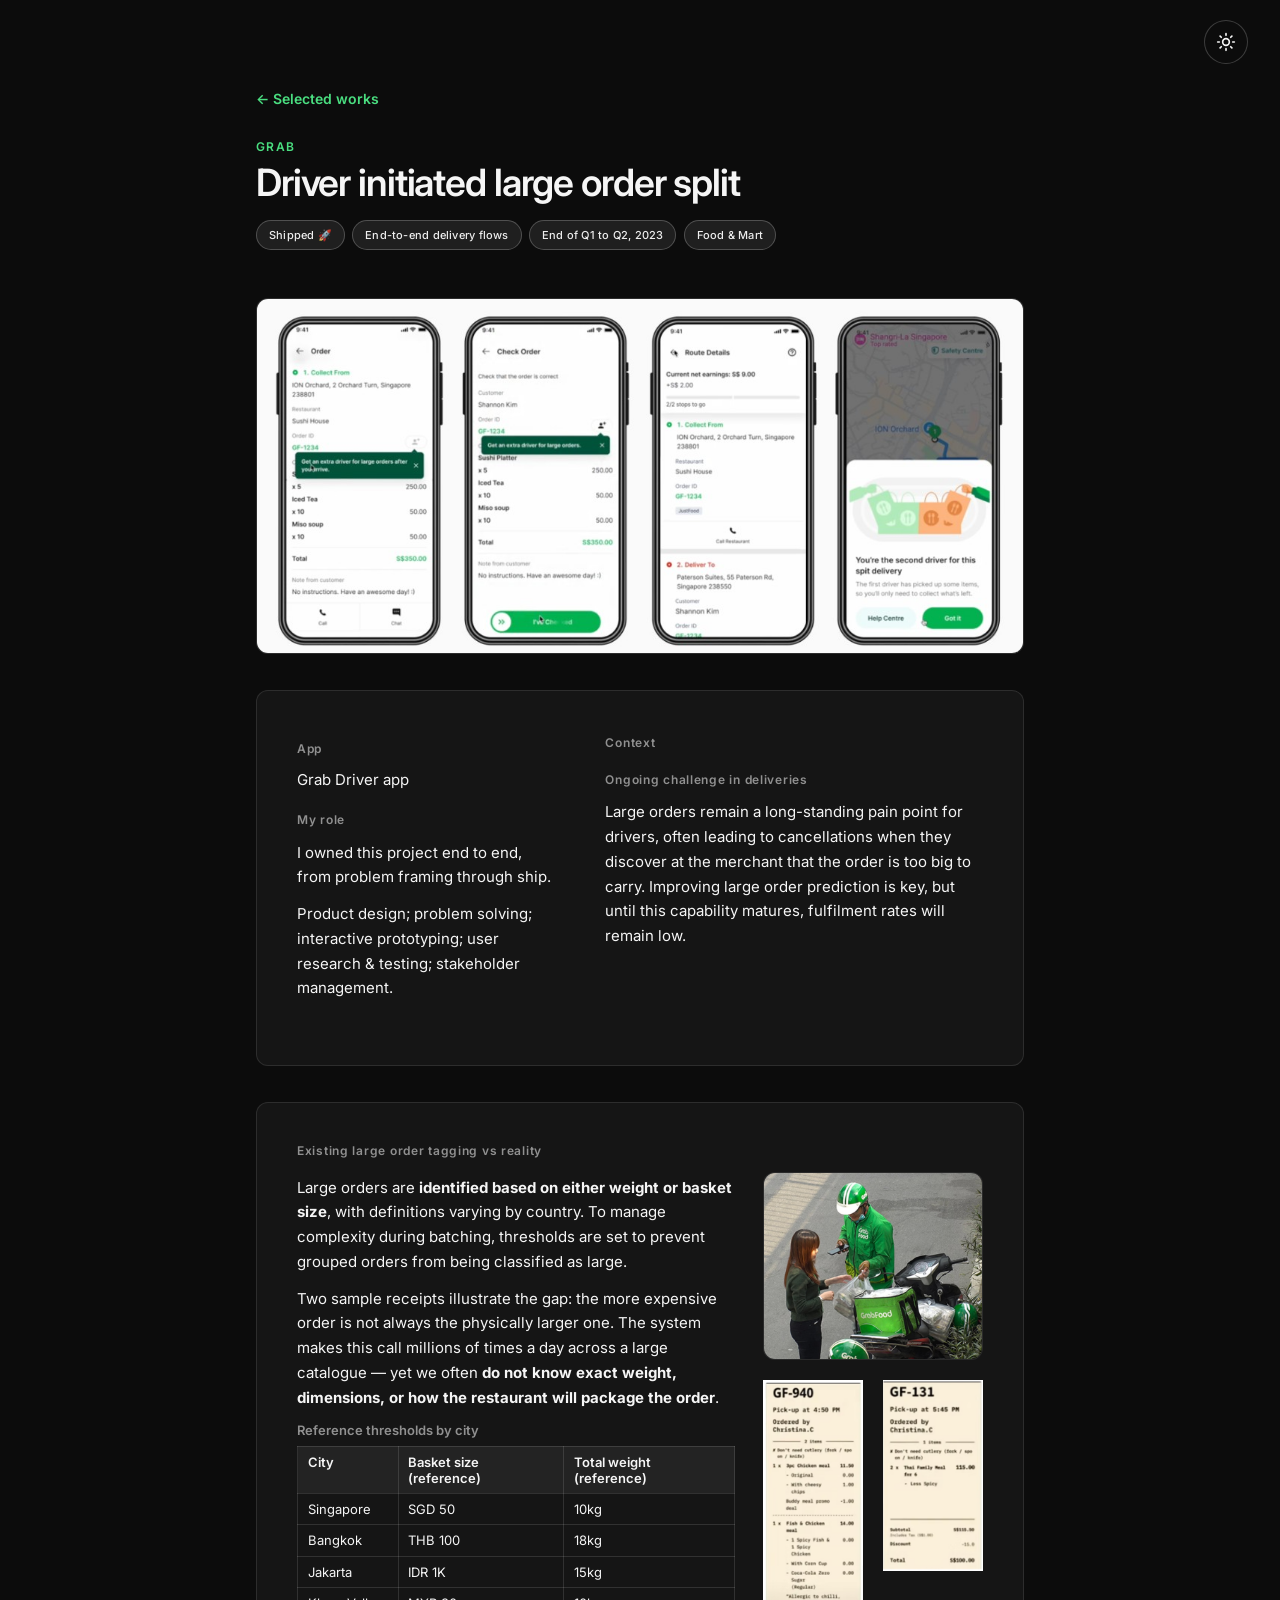
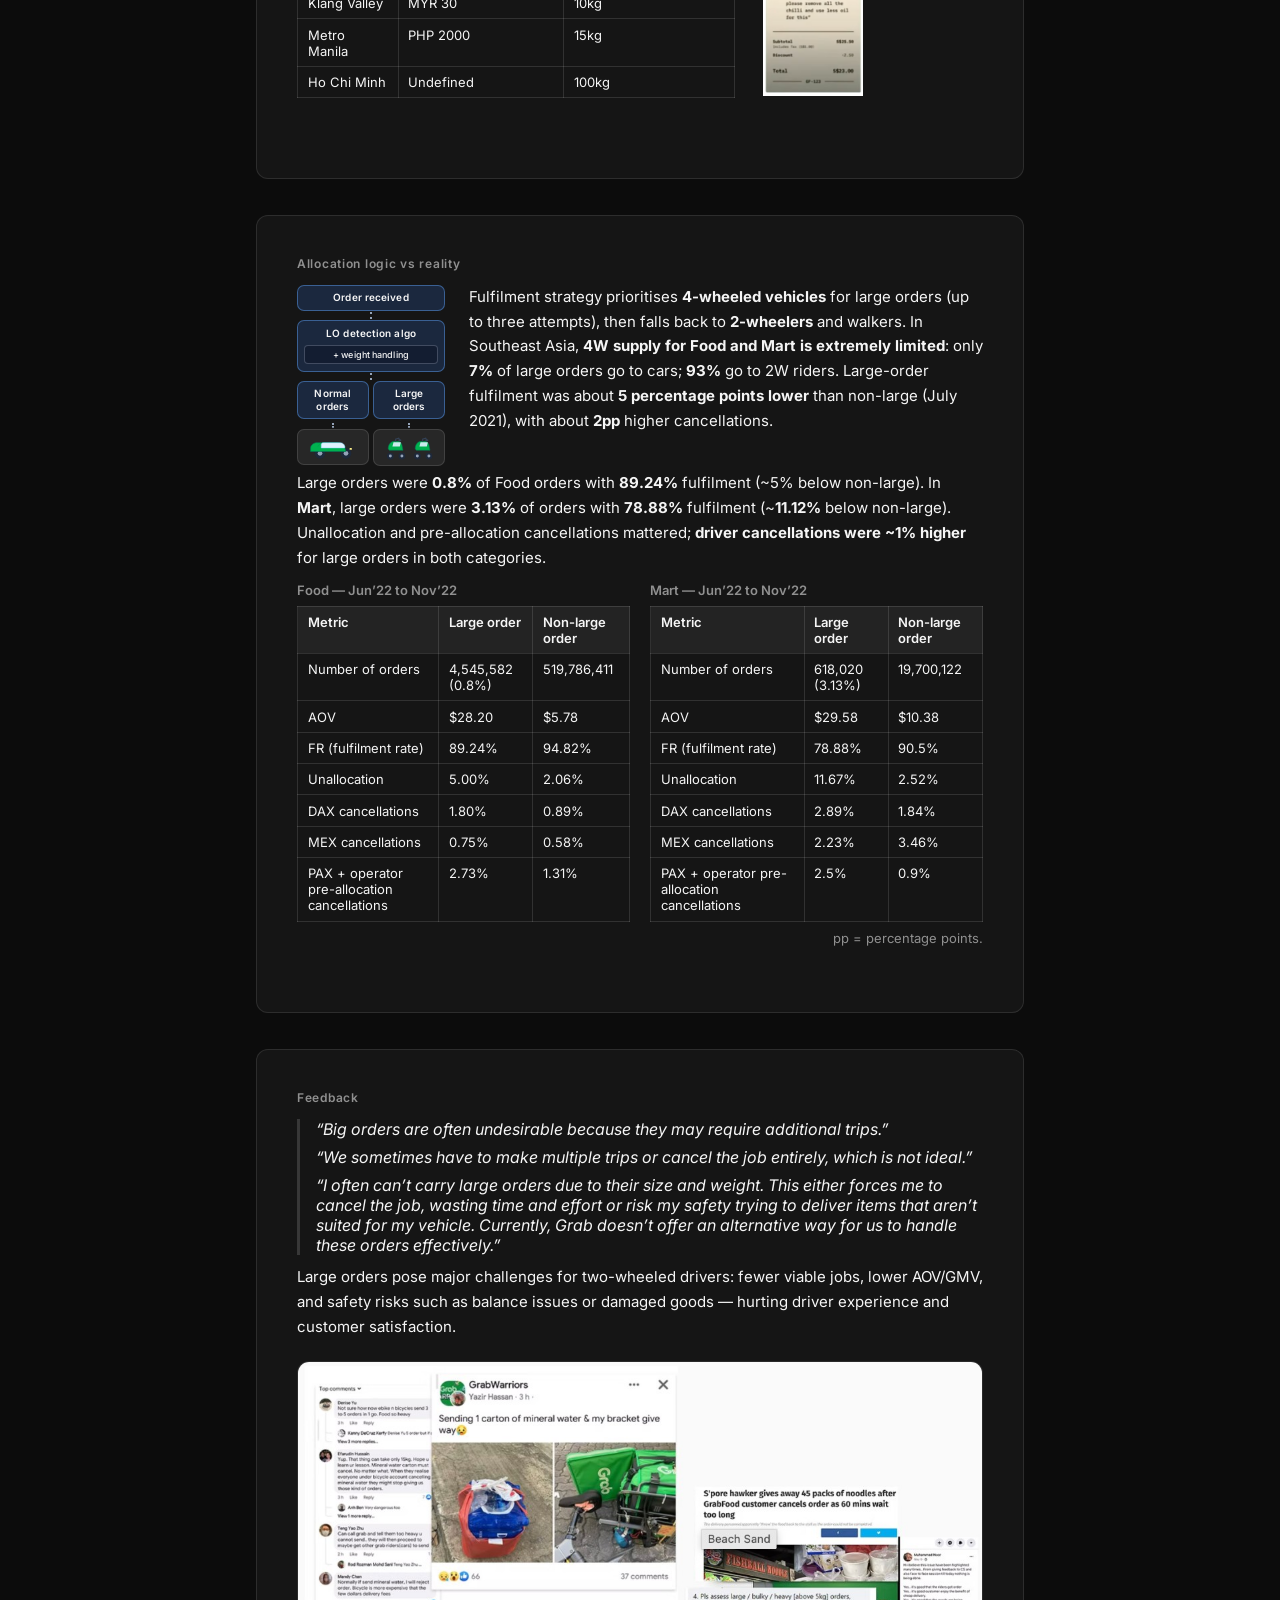
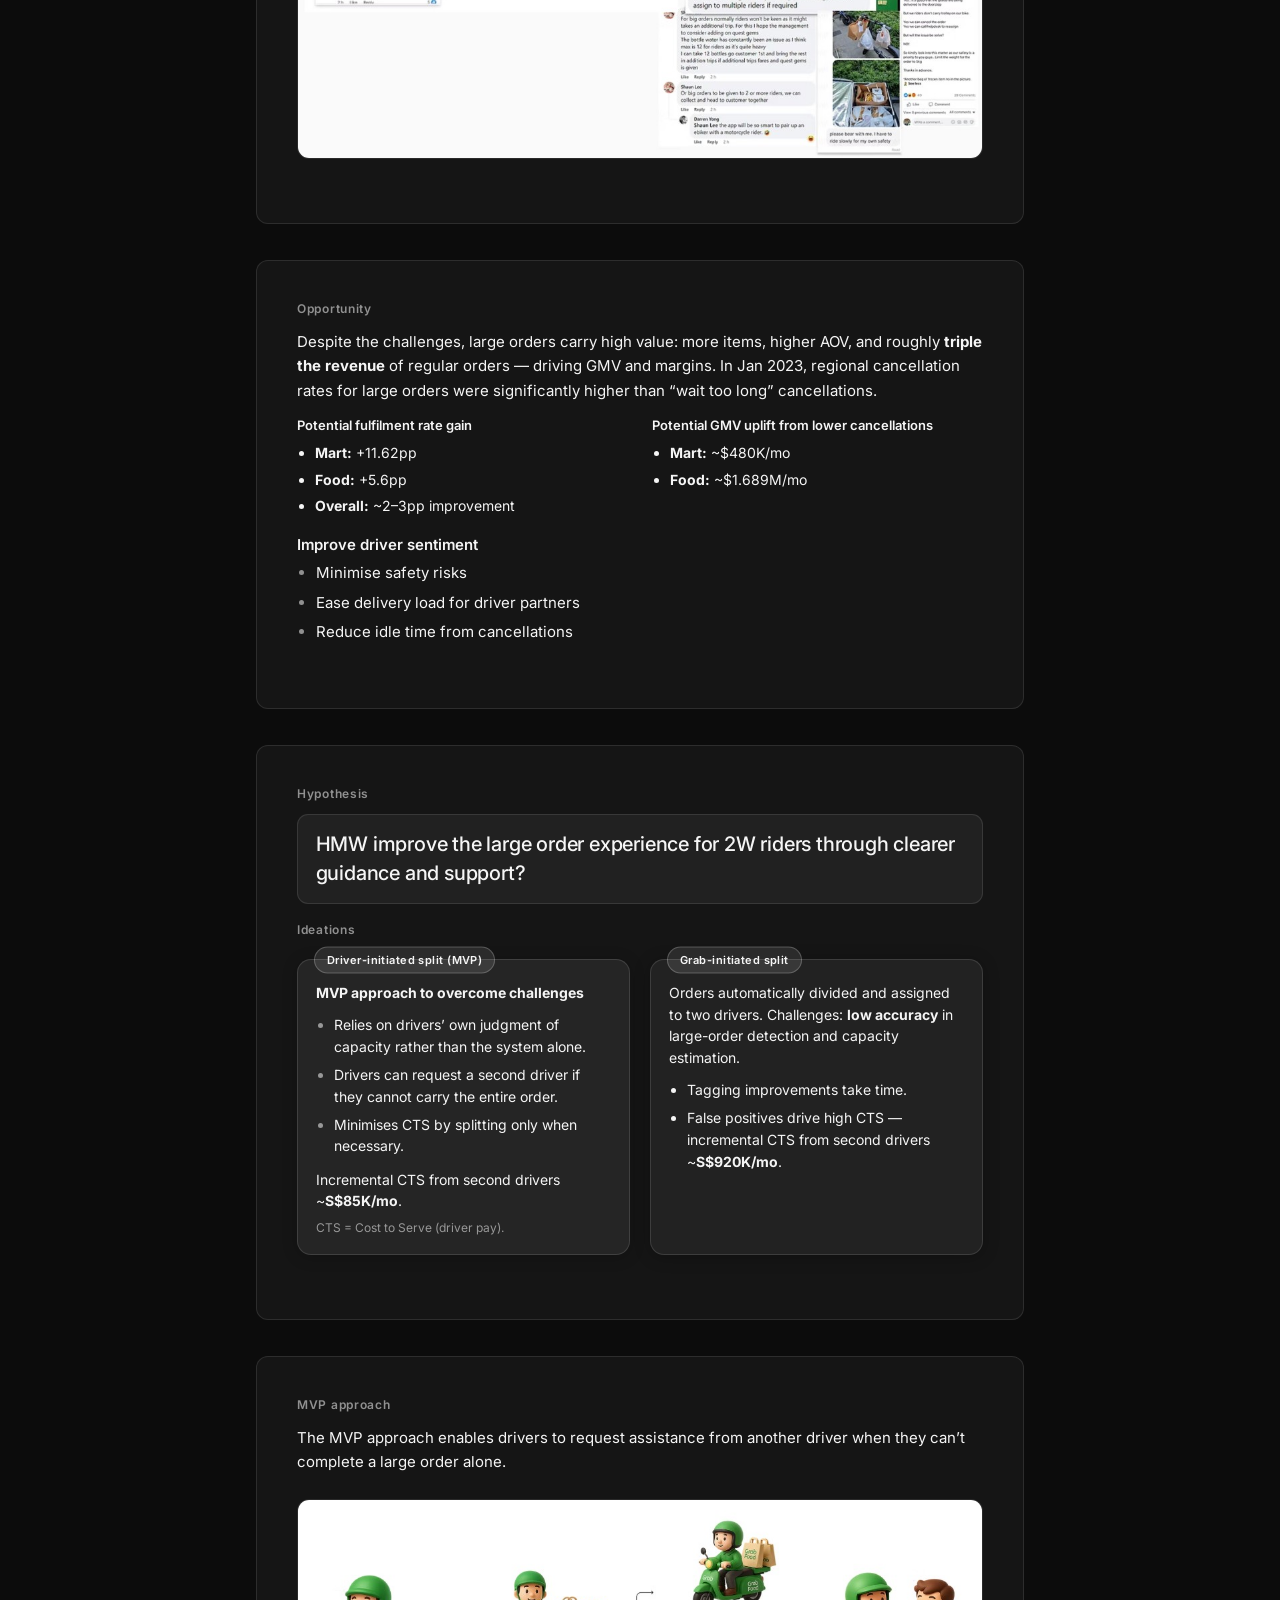
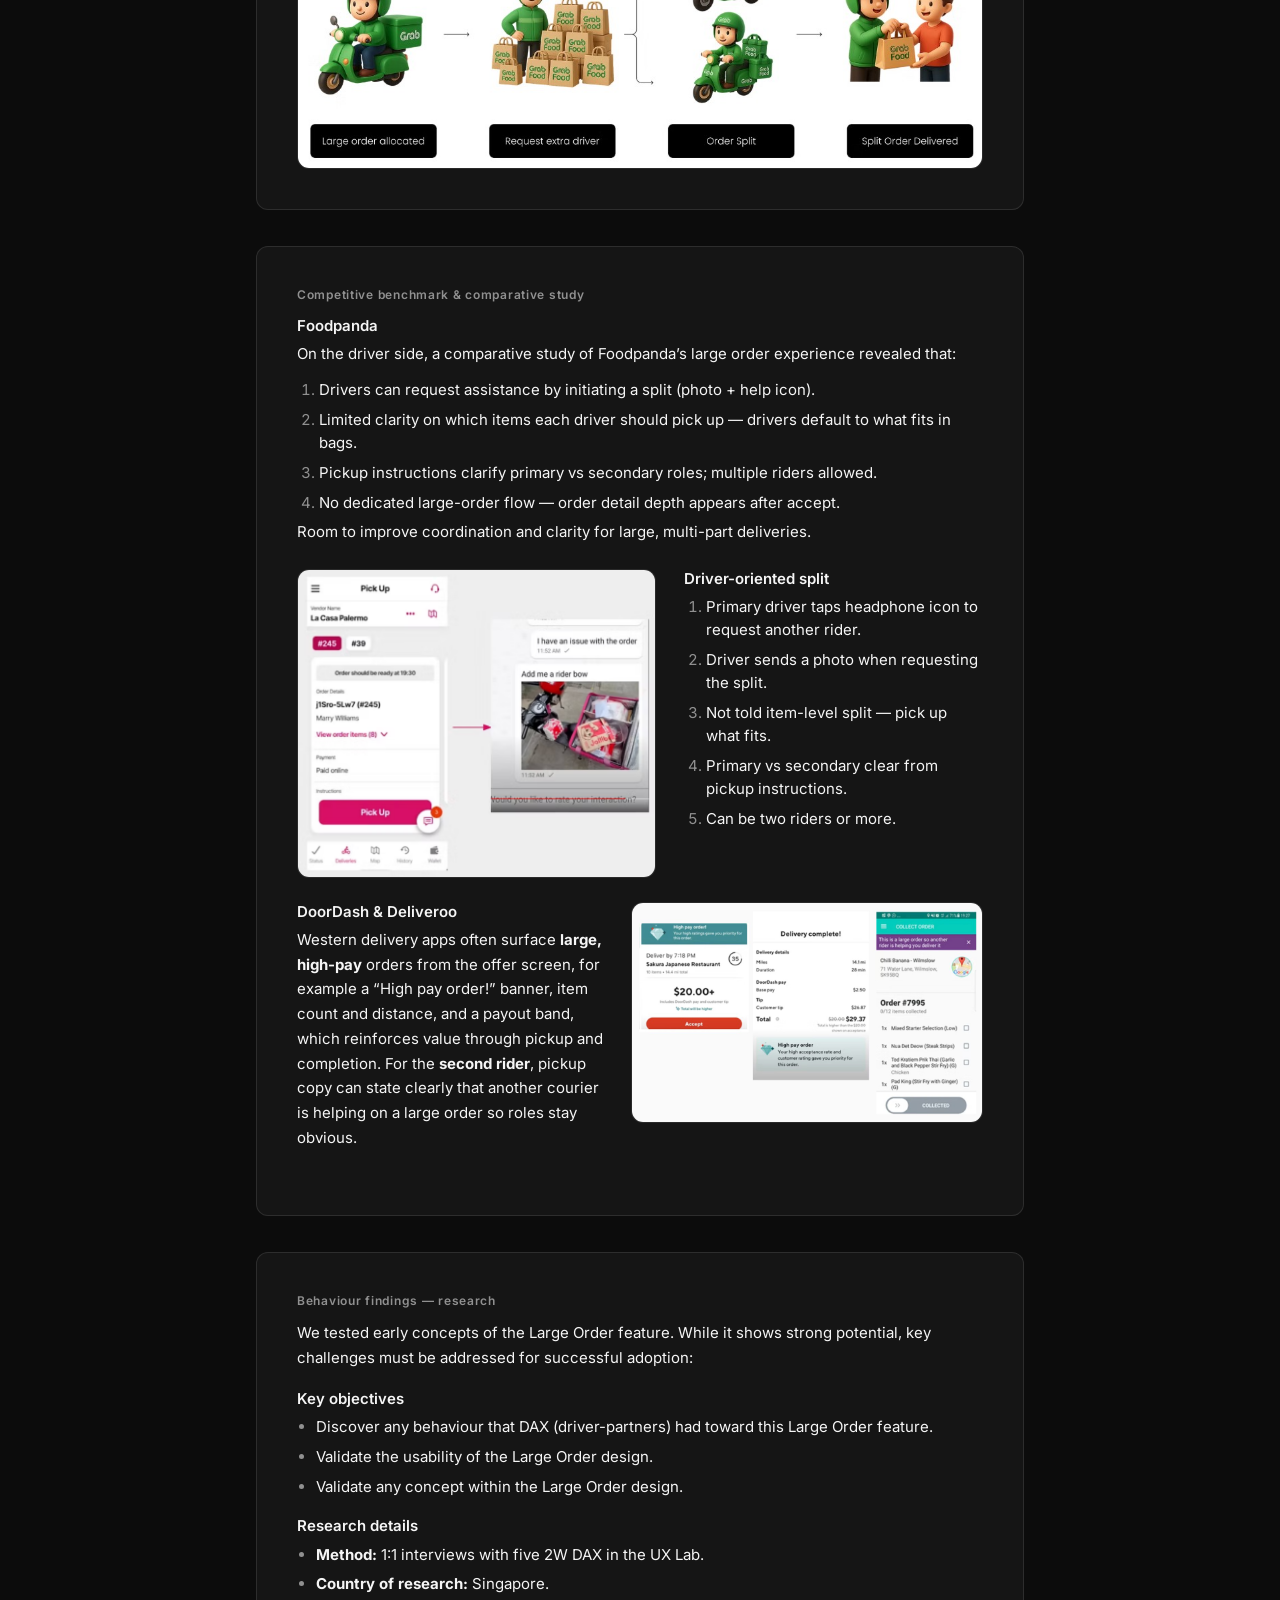
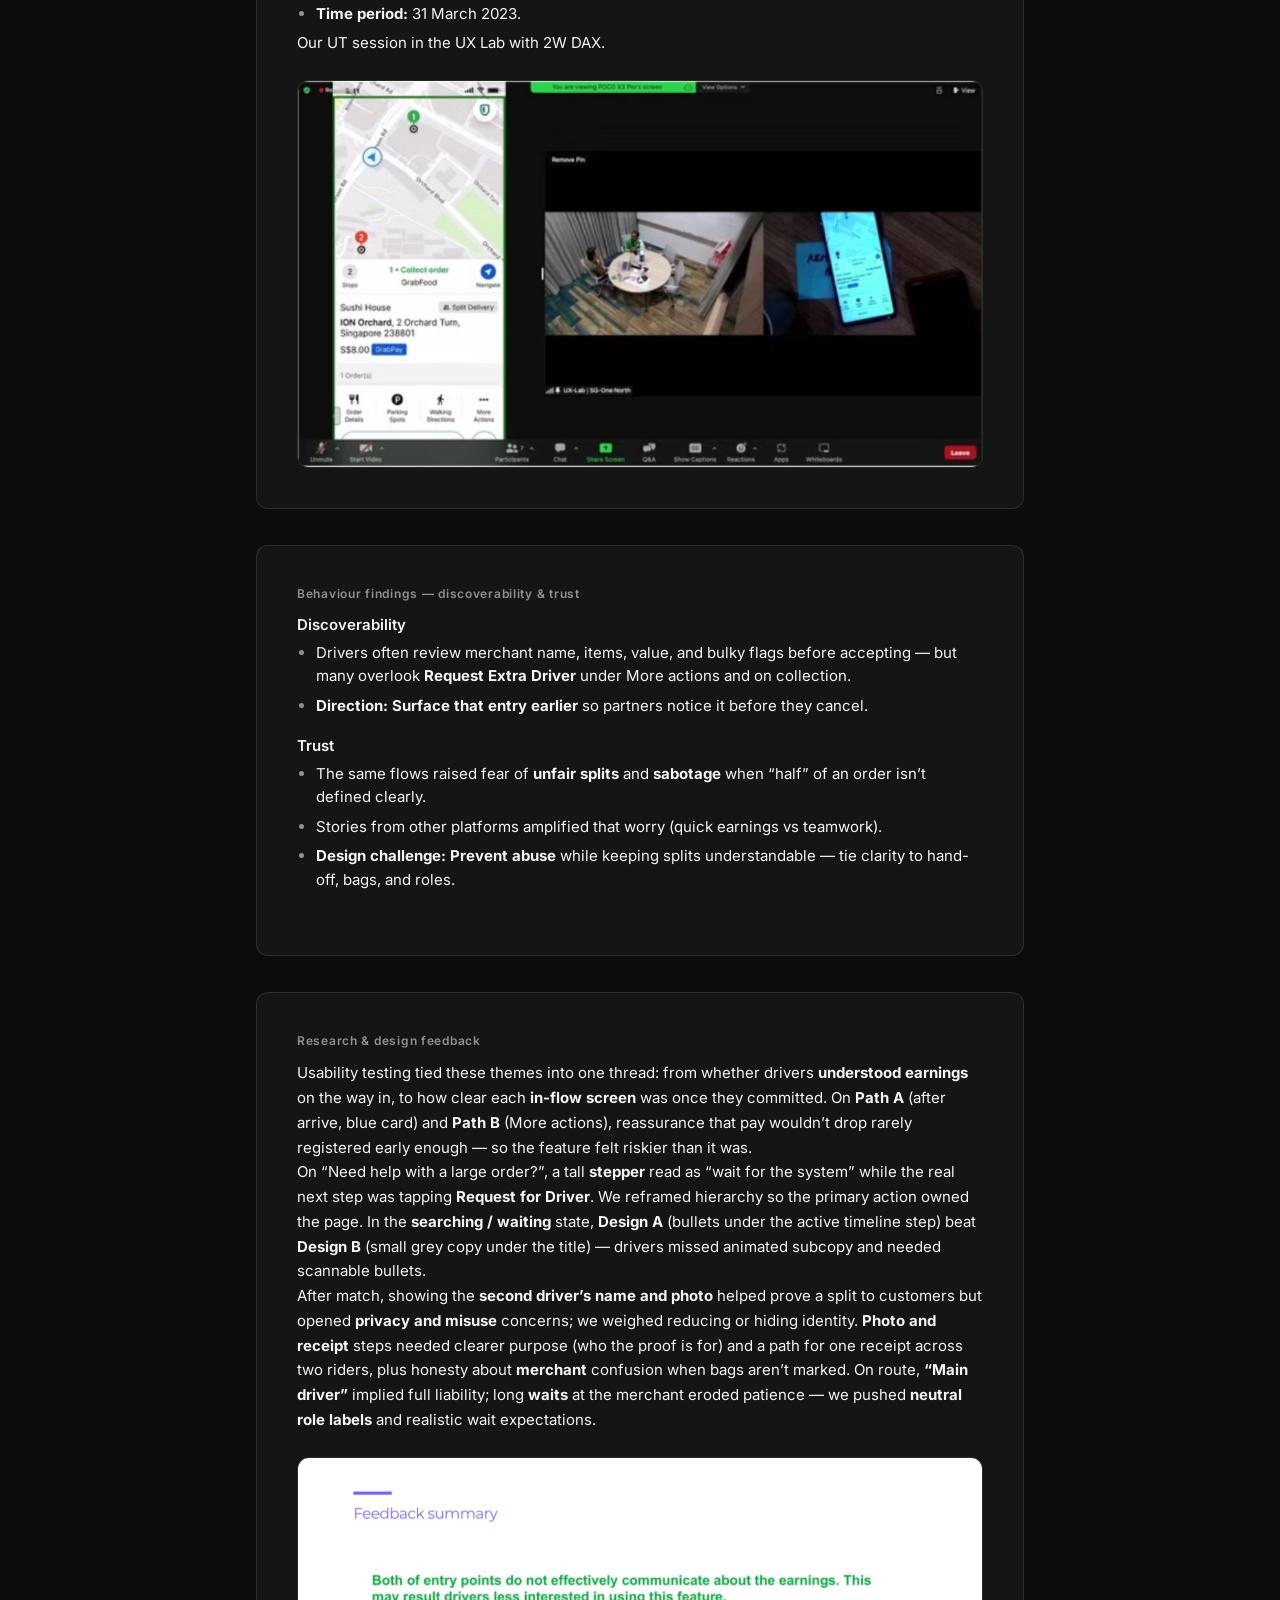
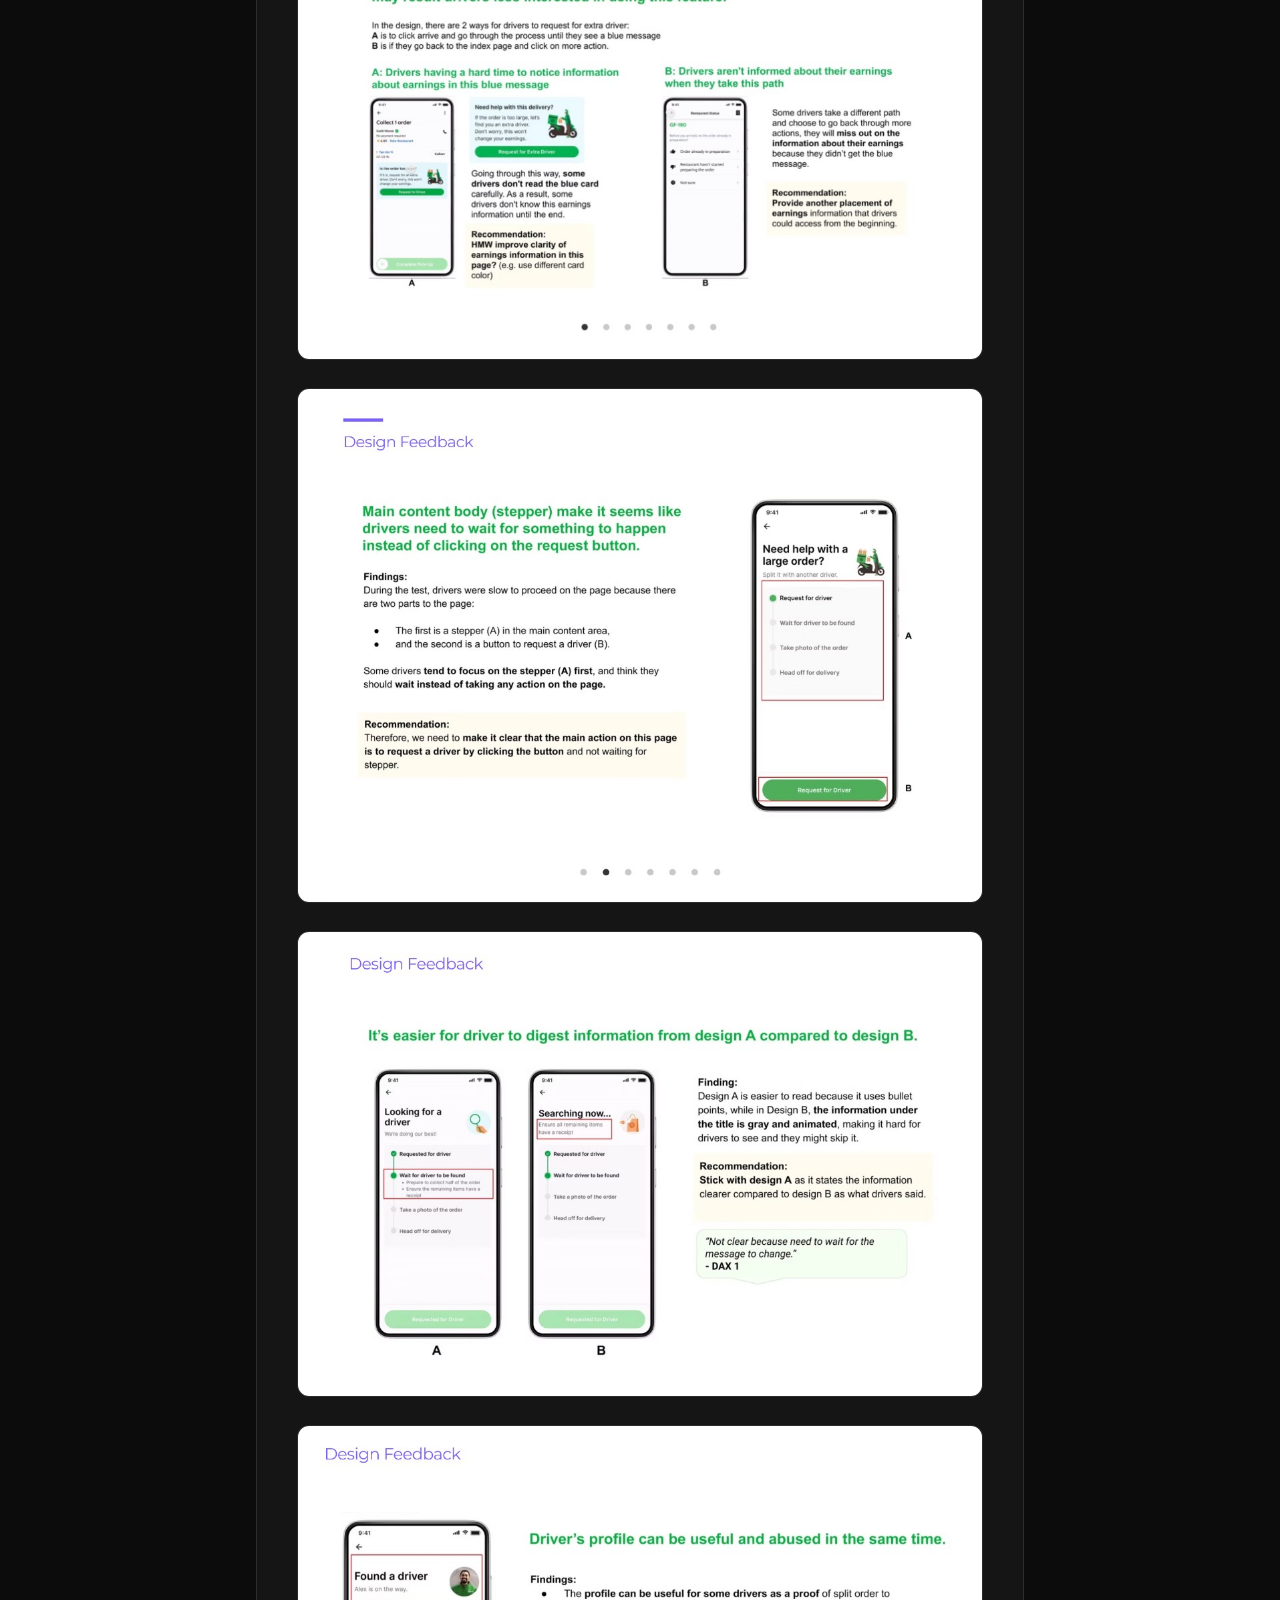
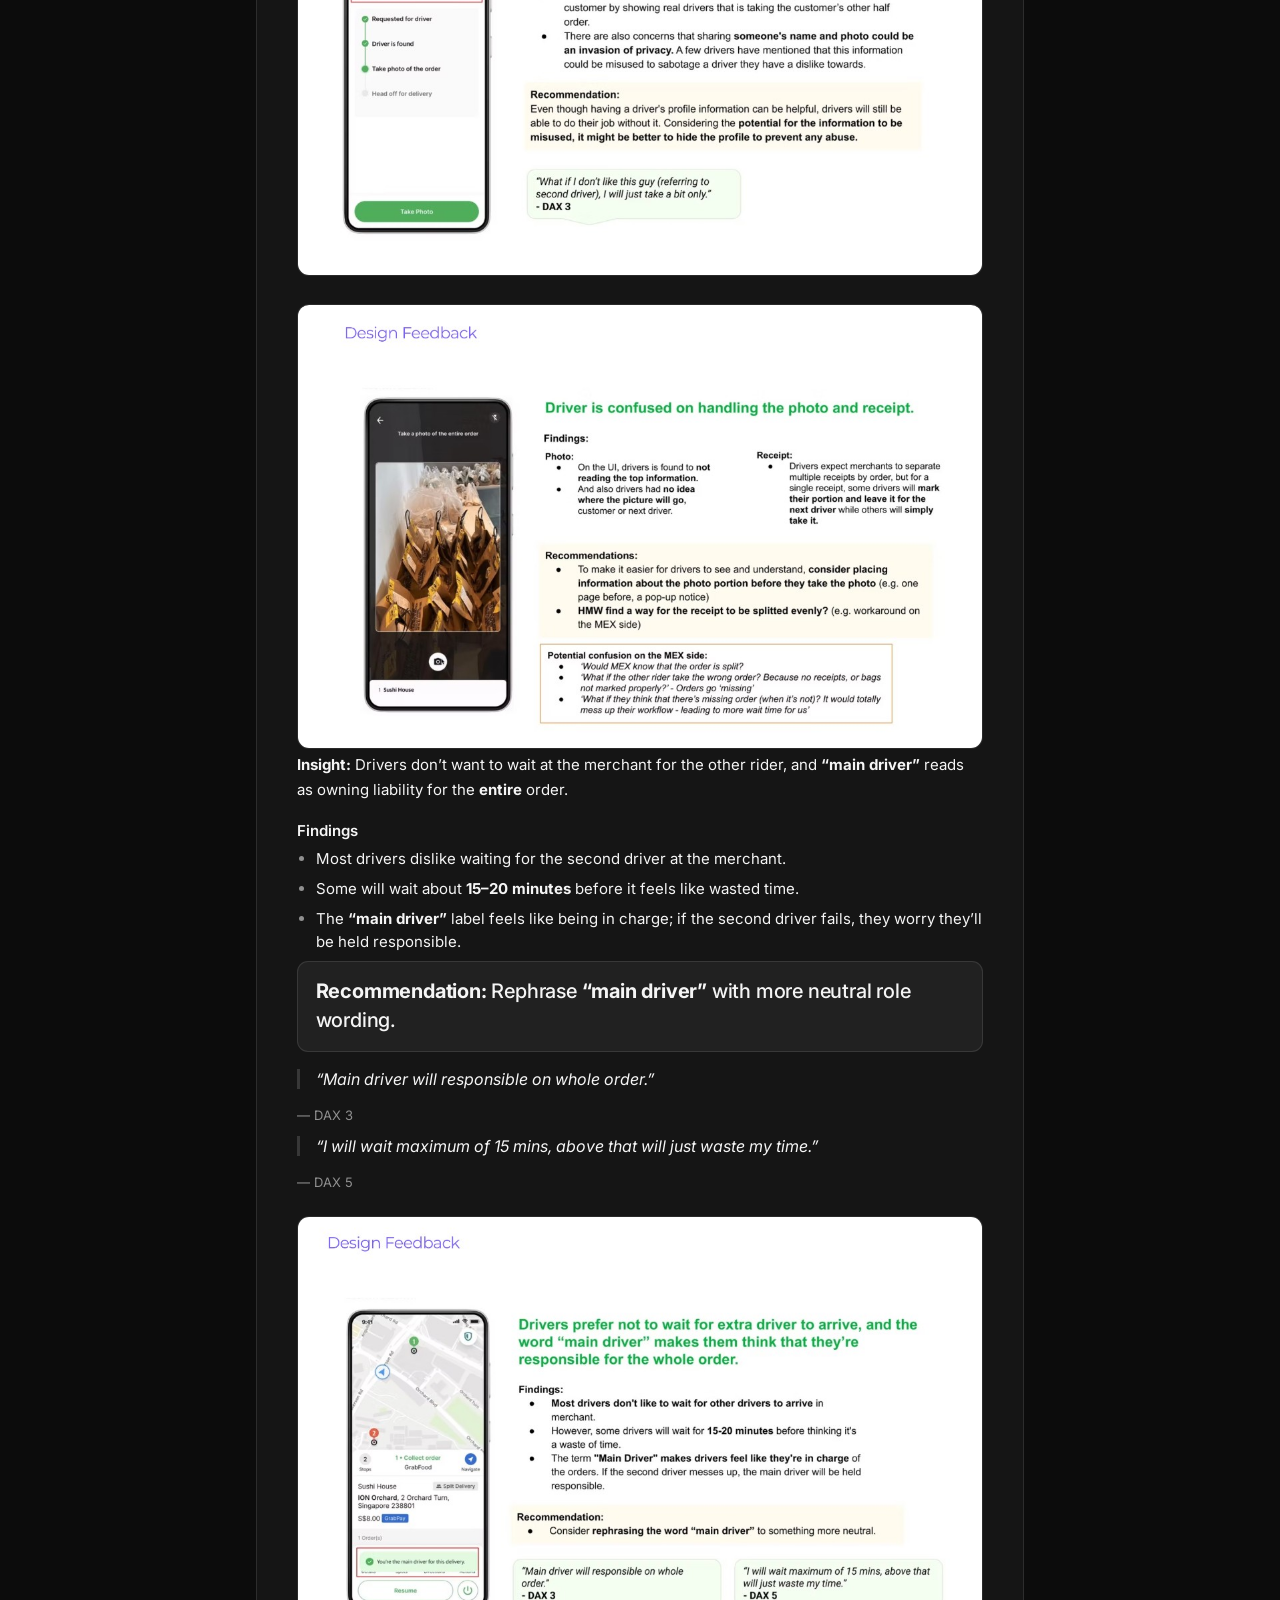
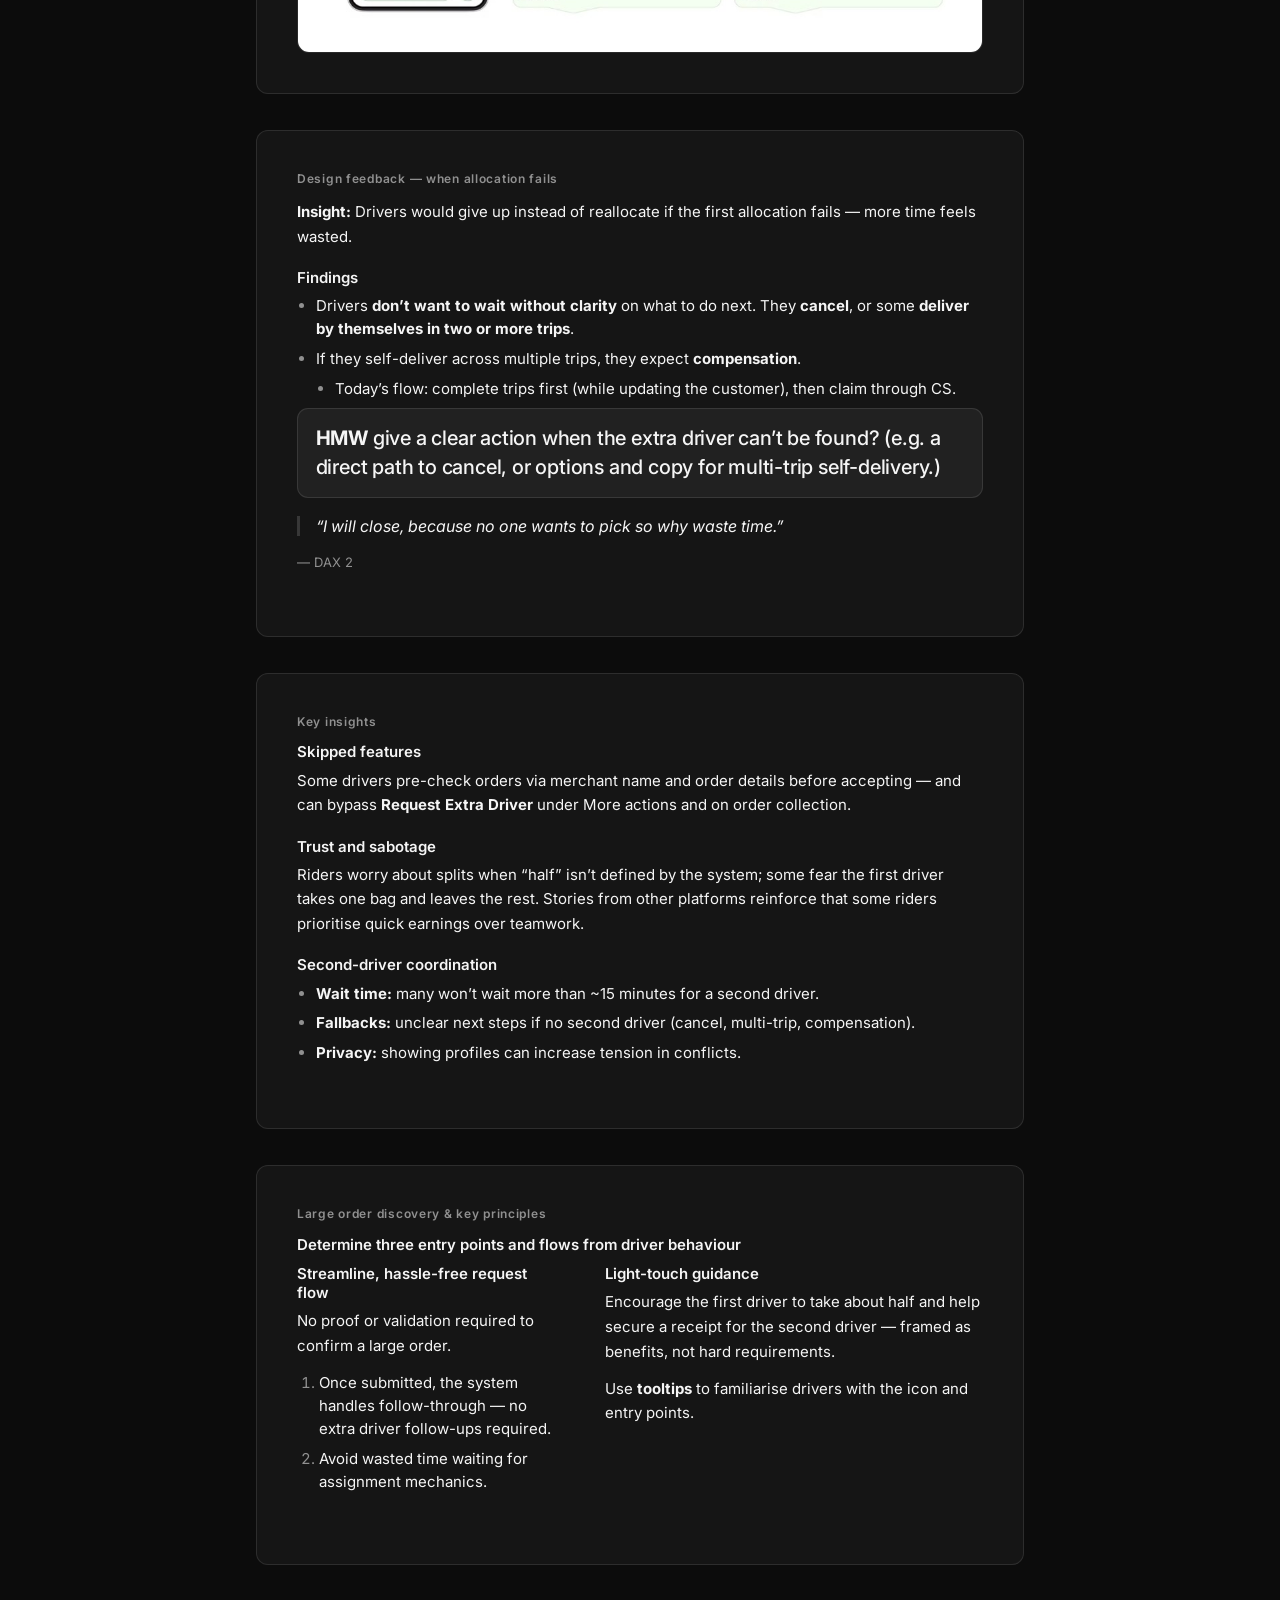
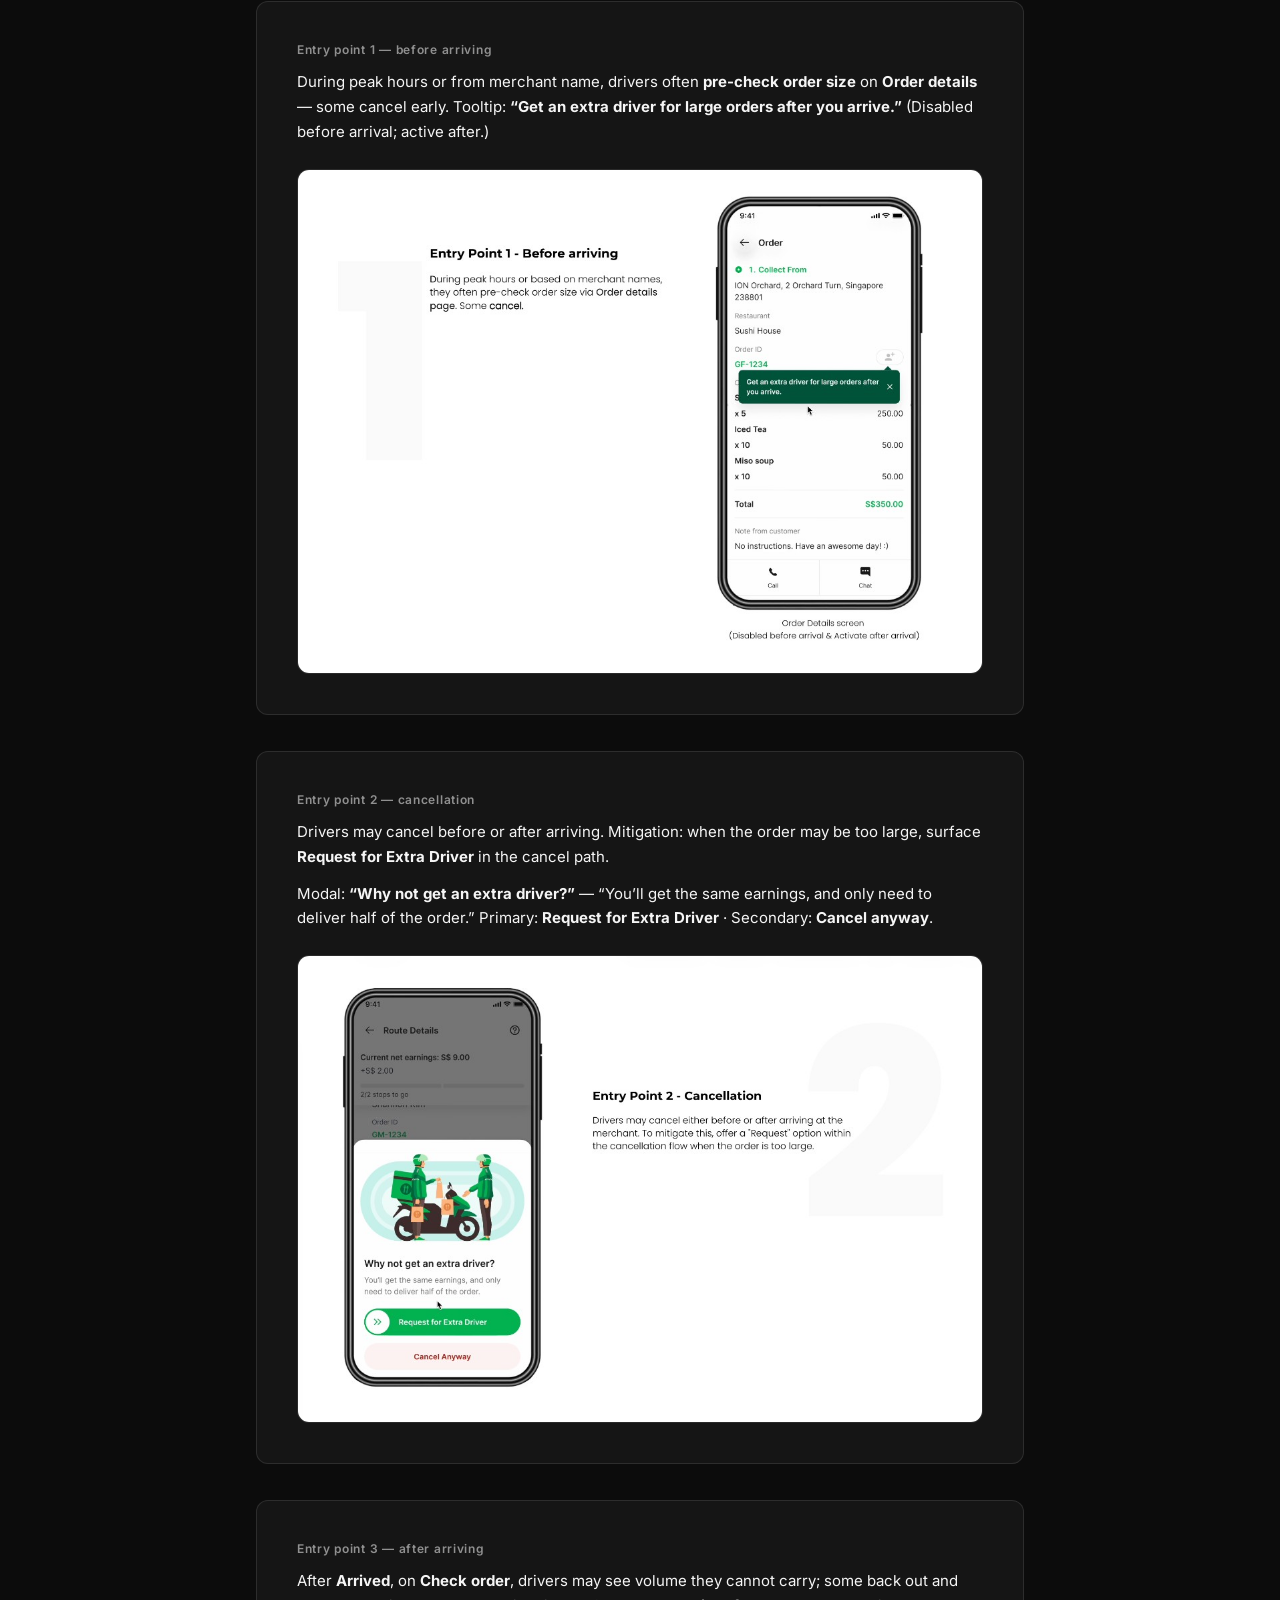
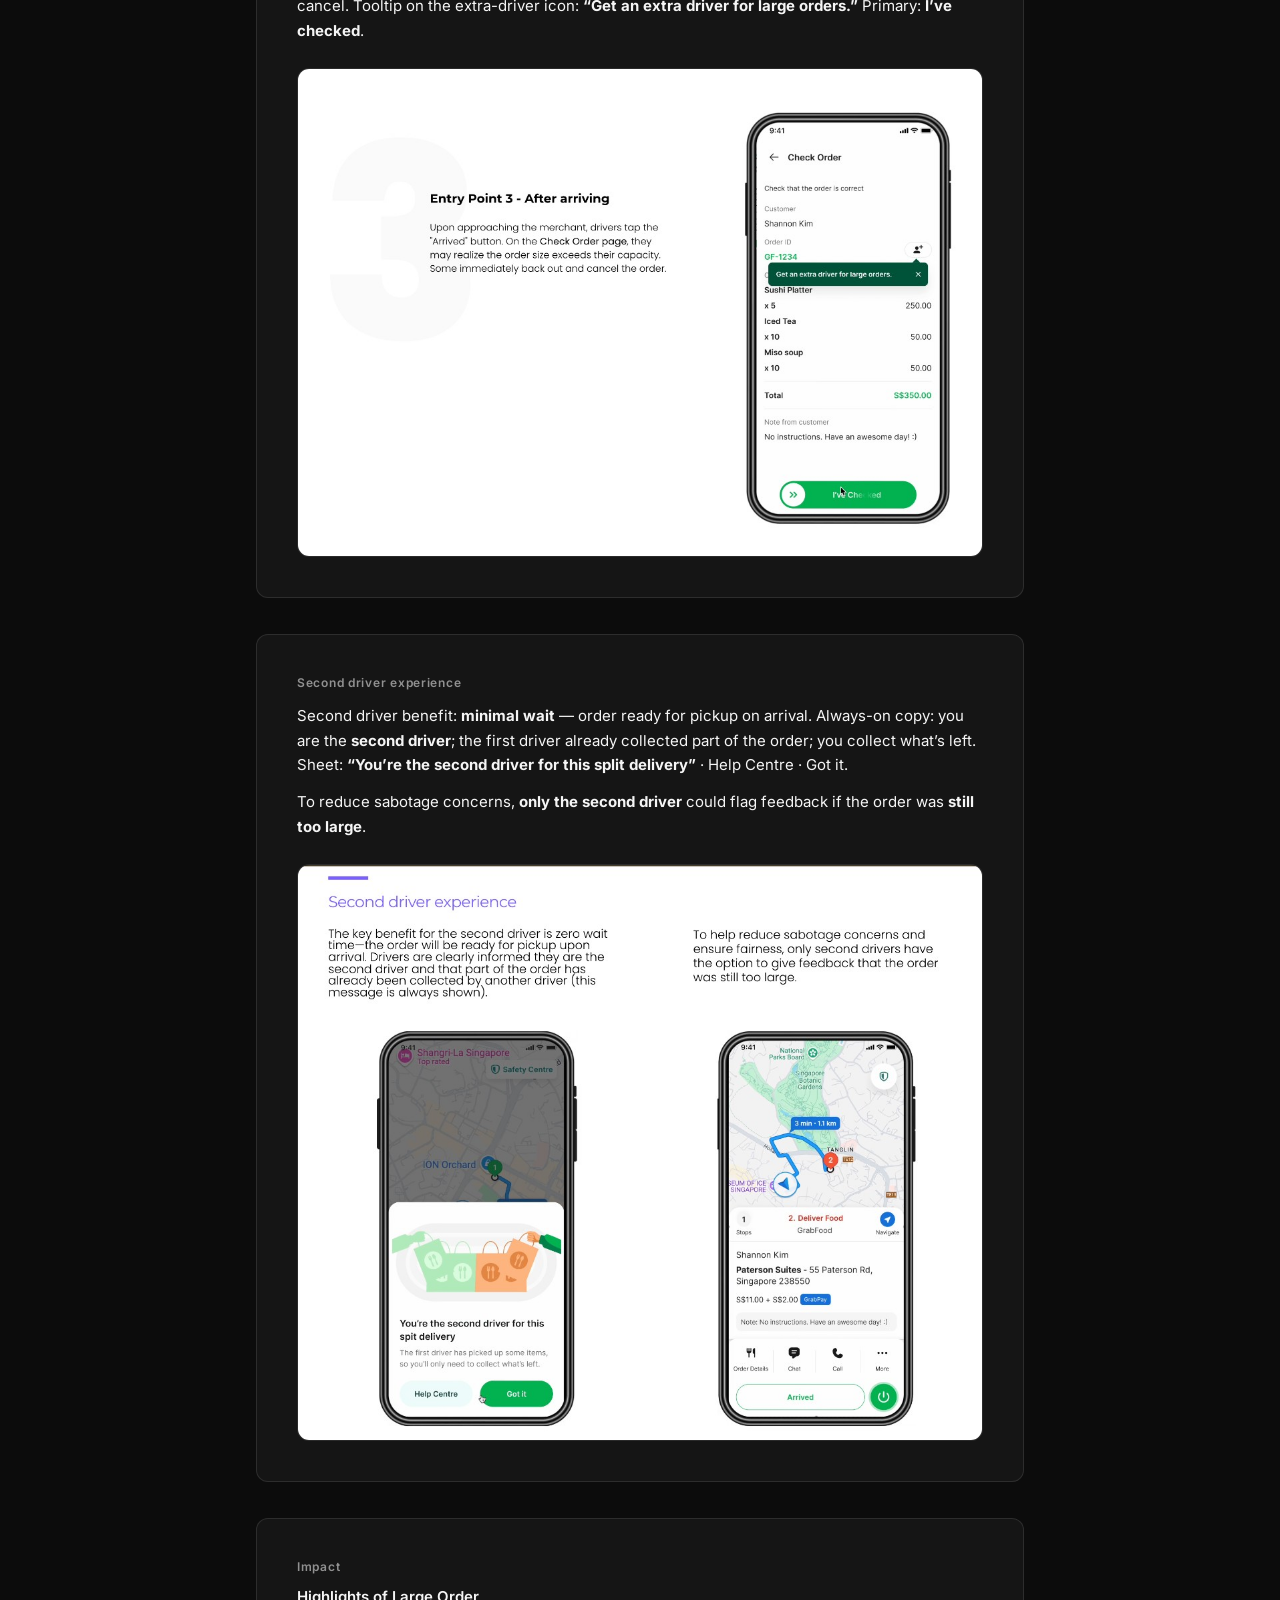
<file: kr-apps-benchmark/works/work-grab-split-delivery.html>
<!DOCTYPE html>
<html lang="ko">
<head>
  <meta charset="UTF-8" />
  <meta name="viewport" content="width=device-width, initial-scale=1.0" />
  <title>Driver initiated large order split — Hayeon Kim</title>
  <link rel="icon" href="../assets/favicon.svg" type="image/svg+xml" />
  <link rel="preconnect" href="https://fonts.googleapis.com" />
  <link rel="preconnect" href="https://fonts.gstatic.com" crossorigin />
  <link href="https://fonts.googleapis.com/css2?family=Inter:wght@400;500;600;700&display=swap" rel="stylesheet" />
  <script src="theme.js"></script>
  <link rel="stylesheet" href="work-detail.css" />
</head>
<body class="page-grab">
  <button type="button" class="theme-toggle" id="theme-toggle" aria-label="Switch theme" aria-pressed="false">
    <svg class="theme-icon-sun" viewBox="0 0 24 24" fill="none" stroke="currentColor" stroke-width="2" stroke-linecap="round" stroke-linejoin="round" aria-hidden="true">
      <circle cx="12" cy="12" r="4" />
      <path d="M12 2v2M12 20v2M4.93 4.93l1.41 1.41M17.66 17.66l1.41 1.41M2 12h2M20 12h2M4.93 19.07l1.41-1.41M17.66 6.34l1.41-1.41" />
    </svg>
    <svg class="theme-icon-moon" viewBox="0 0 24 24" fill="none" stroke="currentColor" stroke-width="2" stroke-linecap="round" stroke-linejoin="round" aria-hidden="true">
      <path d="M21 12.79A9 9 0 1 1 11.21 3 7 7 0 0 0 21 12.79z" />
    </svg>
  </button>
  <main class="work-page">
    <a class="work-back" href="../index.html#selected-works">← Selected works</a>
    <p class="work-brand">Grab</p>
    <h1 class="work-title">Driver initiated large order split</h1>
    <div class="work-meta-pills" role="list">
      <span class="work-meta-pill" role="listitem">Shipped 🚀</span>
      <span class="work-meta-pill" role="listitem">End-to-end delivery flows</span>
      <span class="work-meta-pill" role="listitem">End of Q1 to Q2, 2023</span>
      <span class="work-meta-pill" role="listitem">Food &amp; Mart</span>
    </div>

    <div class="work-grab-slides">
      <section id="grab-slide-01" class="work-case-body work-grab-slide work-grab-slide--full-bleed" aria-label="End-to-end driver flows">
        <figure class="work-visual">
          <img src="../assets/works-grab-e2e-driver-flows.jpg" alt="Grab Driver: four screens — order details with extra driver tooltip, check order, route details, and second driver split notification" width="1024" height="473" loading="lazy" />
        </figure>
      </section>

      <section class="work-case-body work-grab-slide" aria-labelledby="grab-slide-02">
        <div class="work-grab-slide__extract">
          <div class="work-case-body__grid">
            <div class="work-case-body__column">
              <h3 class="work-case-body__label">App</h3>
              <div class="work-case-body__app-row">
                <p class="work-case-body__app-line">Grab Driver app</p>
              </div>
              <h3 class="work-case-body__label">My role</h3>
              <p class="work-case-body__prose">
                I owned this project end to end, from problem framing through ship.
              </p>
              <p class="work-case-body__prose work-case-body__prose--tight-top">
                Product design; problem solving; interactive prototyping; user research &amp; testing; stakeholder management.
              </p>
            </div>
            <div class="work-case-body__column">
              <h2 id="grab-slide-02" class="work-case-body__label">Context</h2>
              <h3 class="work-case-body__label">Ongoing challenge in deliveries</h3>
              <p class="work-case-body__prose">
                Large orders remain a long-standing pain point for drivers, often leading to cancellations when they discover at the merchant that the order is too big to carry. Improving large order prediction is key, but until this capability matures, fulfilment rates will remain low.
              </p>
            </div>
          </div>
        </div>
      </section>

      <section class="work-case-body work-grab-slide" aria-labelledby="grab-slide-03">
        <h2 id="grab-slide-03" class="work-case-body__label">Existing large order tagging vs reality</h2>
        <div class="work-grab-slide__split work-grab-slide__split--receipts">
          <div class="work-grab-slide__extract">
            <p class="work-case-body__prose">
              Large orders are <strong>identified based on either weight or basket size</strong>, with definitions varying by country. To manage complexity during batching, thresholds are set to prevent grouped orders from being classified as large.
            </p>
            <p class="work-case-body__prose work-case-body__prose--tight-top">
              Two sample receipts illustrate the gap: the more expensive order is not always the physically larger one. The system makes this call millions of times a day across a large catalogue — yet we often <strong>do not know exact weight, dimensions, or how the restaurant will package the order</strong>.
            </p>
            <table class="work-grab-table">
              <caption>Reference thresholds by city</caption>
              <thead>
                <tr>
                  <th scope="col">City</th>
                  <th scope="col">Basket size (reference)</th>
                  <th scope="col">Total weight (reference)</th>
                </tr>
              </thead>
              <tbody>
                <tr><td>Singapore</td><td>SGD 50</td><td>10kg</td></tr>
                <tr><td>Bangkok</td><td>THB 100</td><td>18kg</td></tr>
                <tr><td>Jakarta</td><td>IDR 1K</td><td>15kg</td></tr>
                <tr><td>Klang Valley</td><td>MYR 30</td><td>10kg</td></tr>
                <tr><td>Metro Manila</td><td>PHP 2000</td><td>15kg</td></tr>
                <tr><td>Ho Chi Minh</td><td>Undefined</td><td>100kg</td></tr>
              </tbody>
            </table>
          </div>
          <div class="work-grab-slide__split__aside work-grab-slide__split__aside--stack">
            <figure class="work-visual work-visual--grab-handoff-aside">
              <img
                src="../assets/works-grab-context-handoff.png"
                srcset="../assets/works-grab-context-handoff@2x.png 2x"
                alt="GrabFood driver in green uniform handing an order to a customer beside a motorcycle with insulated delivery bag"
                width="618"
                height="528"
                loading="lazy"
                decoding="async"
              />
            </figure>
            <div class="work-grab-receipt-pair work-grab-receipt-pair--third work-grab-receipt-pair--aside" role="group" aria-label="Two sample GrabFood order receipts">
            <img
              src="../assets/works-grab-receipt-gf940.png"
              srcset="../assets/works-grab-receipt-gf940@2x.png 2x"
              alt="GrabFood receipt GF-940: two meals with options, allergy note, subtotal S$25.50, total S$23.00"
              width="246"
              height="778"
              loading="lazy"
              decoding="async"
            />
            <img
              src="../assets/works-grab-receipt-gf131.png"
              srcset="../assets/works-grab-receipt-gf131@2x.png 2x"
              alt="GrabFood receipt GF-131: Thai family meal for 6, total S$100.00"
              width="236"
              height="452"
              loading="lazy"
              decoding="async"
            />
            </div>
          </div>
        </div>
      </section>

      <section class="work-case-body work-grab-slide" aria-labelledby="grab-slide-04">
        <h2 id="grab-slide-04" class="work-case-body__label">Allocation logic vs reality</h2>
        <div class="work-grab-slide__extract">
          <div class="work-grab-slide__split work-grab-slide__split--allocation">
            <figure class="work-visual work-grab-allocation-chart">
              <div
                class="work-grab-flowchart"
                role="img"
                aria-label="Flowchart: order received, large-order detection algorithm with weight handling, split into normal vs large orders, then fulfilment via 4-wheel vs 2-wheel vehicles"
              >
                <svg xmlns="http://www.w3.org/2000/svg" class="work-grab-flowchart__sprite" aria-hidden="true" focusable="false">
                  <defs>
                  <symbol id="grab-flowchart-bike" viewBox="0 0 44 48">
                    <circle cx="12" cy="40" r="6.5" fill="#1e293b" />
                    <circle cx="34" cy="40" r="6.5" fill="#1e293b" />
                    <circle cx="12" cy="40" r="2.8" fill="#94a3b8" />
                    <circle cx="34" cy="40" r="2.8" fill="#94a3b8" />
                    <path
                      d="M8 26c0-8 5-14 12-14h6c4 0 7 3 8 7l2 10H10l-2-3z"
                      fill="#00b14f"
                      stroke="#047857"
                      stroke-width="1"
                      stroke-linejoin="round"
                    />
                    <path d="M22 12v-4l6-2 2 4" fill="none" stroke="#334155" stroke-width="2" stroke-linecap="round" />
                    <ellipse cx="30" cy="10" rx="3" ry="2" fill="#334155" />
                    <path d="M18 14h14l-2 8H16z" fill="#e0f2fe" opacity="0.9" />
                  </symbol>
                  </defs>
                </svg>
                <div class="work-grab-flowchart__box work-grab-flowchart__box--lo">Order received</div>
                <div class="work-grab-flowchart__dotline" aria-hidden="true"></div>
                <div class="work-grab-flowchart__box work-grab-flowchart__box--lo work-grab-flowchart__box--algo">
                  <span class="work-grab-flowchart__algo-title">LO detection algo</span>
                  <span class="work-grab-flowchart__inset">+ weight handling</span>
                </div>
                <div class="work-grab-flowchart__dotline" aria-hidden="true"></div>
                <div class="work-grab-flowchart__branch">
                  <div class="work-grab-flowchart__branch-col">
                    <div class="work-grab-flowchart__box work-grab-flowchart__box--lo">Normal orders</div>
                    <div class="work-grab-flowchart__dotline work-grab-flowchart__dotline--short" aria-hidden="true"></div>
                  </div>
                  <div class="work-grab-flowchart__branch-col">
                    <div class="work-grab-flowchart__box work-grab-flowchart__box--lo">Large orders</div>
                    <div class="work-grab-flowchart__dotline work-grab-flowchart__dotline--short" aria-hidden="true"></div>
                  </div>
                </div>
                <div class="work-grab-flowchart__branch work-grab-flowchart__branch--fleet">
                  <div class="work-grab-flowchart__fleet" title="4-wheel vehicles">
                    <svg
                      class="work-grab-flowchart__illustration work-grab-flowchart__illustration--car"
                      viewBox="0 0 88 40"
                      aria-hidden="true"
                      focusable="false"
                    >
                      <ellipse cx="22" cy="31" rx="9" ry="9" fill="#1e293b" />
                      <ellipse cx="66" cy="31" rx="9" ry="9" fill="#1e293b" />
                      <circle cx="22" cy="31" r="4" fill="#94a3b8" />
                      <circle cx="66" cy="31" r="4" fill="#94a3b8" />
                      <path
                        d="M6 28V22c0-4 3.5-8 9-9h34c9 0 14 4 15 9l2 6H6z"
                        fill="#00b14f"
                        stroke="#047857"
                        stroke-width="1"
                        stroke-linejoin="round"
                      />
                      <path d="M18 20c2-5 8-7 14-7h20c6 0 10 2 12 7" fill="none" stroke="#047857" stroke-width="0.75" opacity="0.5" />
                      <path
                        d="M28 13h28c4 0 7 2 8 6v3H24v-6c0-2 2-3 4-3z"
                        fill="#e0f2fe"
                        stroke="#7dd3fc"
                        stroke-width="0.75"
                      />
                      <rect x="72" y="22" width="4" height="3" rx="1" fill="#fef08a" />
                    </svg>
                  </div>
                  <div class="work-grab-flowchart__fleet work-grab-flowchart__fleet--2w" title="2-wheel vehicles">
                    <svg class="work-grab-flowchart__illustration work-grab-flowchart__illustration--bike" viewBox="0 0 44 48" aria-hidden="true" focusable="false">
                      <use href="#grab-flowchart-bike" />
                    </svg>
                    <svg class="work-grab-flowchart__illustration work-grab-flowchart__illustration--bike" viewBox="0 0 44 48" aria-hidden="true" focusable="false">
                      <use href="#grab-flowchart-bike" />
                    </svg>
                  </div>
                </div>
              </div>
            </figure>
            <div class="work-grab-slide__extract-lead">
              <p class="work-case-body__prose">
                Fulfilment strategy prioritises <strong>4-wheeled vehicles</strong> for large orders (up to three attempts), then falls back to <strong>2-wheelers</strong> and walkers. In Southeast Asia, <strong>4W supply for Food and Mart is extremely limited</strong>: only <strong>7%</strong> of large orders go to cars; <strong>93%</strong> go to 2W riders. Large-order fulfilment was about <strong>5 percentage points lower</strong> than non-large (July 2021), with about <strong>2pp</strong> higher cancellations.
              </p>
            </div>
          </div>
          <p class="work-case-body__prose work-case-body__prose--tight-top">
            Large orders were <strong>0.8%</strong> of Food orders with <strong>89.24%</strong> fulfilment (~5% below non-large). In <strong>Mart</strong>, large orders were <strong>3.13%</strong> of orders with <strong>78.88%</strong> fulfilment (~<strong>11.12%</strong> below non-large). Unallocation and pre-allocation cancellations mattered; <strong>driver cancellations were ~1% higher</strong> for large orders in both categories.
          </p>
          <div class="work-grab-table-pair-wrap">
          <div class="work-grab-table-pair">
            <table class="work-grab-table">
              <caption>Food — Jun&rsquo;22 to Nov&rsquo;22</caption>
              <thead>
                <tr>
                  <th scope="col">Metric</th>
                  <th scope="col">Large order</th>
                  <th scope="col">Non-large order</th>
                </tr>
              </thead>
              <tbody>
                <tr><td>Number of orders</td><td>4,545,582 (0.8%)</td><td>519,786,411</td></tr>
                <tr><td>AOV</td><td>$28.20</td><td>$5.78</td></tr>
                <tr><td>FR (fulfilment rate)</td><td>89.24%</td><td>94.82%</td></tr>
                <tr><td>Unallocation</td><td>5.00%</td><td>2.06%</td></tr>
                <tr><td>DAX cancellations</td><td>1.80%</td><td>0.89%</td></tr>
                <tr><td>MEX cancellations</td><td>0.75%</td><td>0.58%</td></tr>
                <tr><td>PAX + operator pre-allocation cancellations</td><td>2.73%</td><td>1.31%</td></tr>
              </tbody>
            </table>
            <table class="work-grab-table">
              <caption>Mart — Jun&rsquo;22 to Nov&rsquo;22</caption>
              <thead>
                <tr>
                  <th scope="col">Metric</th>
                  <th scope="col">Large order</th>
                  <th scope="col">Non-large order</th>
                </tr>
              </thead>
              <tbody>
                <tr><td>Number of orders</td><td>618,020 (3.13%)</td><td>19,700,122</td></tr>
                <tr><td>AOV</td><td>$29.58</td><td>$10.38</td></tr>
                <tr><td>FR (fulfilment rate)</td><td>78.88%</td><td>90.5%</td></tr>
                <tr><td>Unallocation</td><td>11.67%</td><td>2.52%</td></tr>
                <tr><td>DAX cancellations</td><td>2.89%</td><td>1.84%</td></tr>
                <tr><td>MEX cancellations</td><td>2.23%</td><td>3.46%</td></tr>
                <tr><td>PAX + operator pre-allocation cancellations</td><td>2.5%</td><td>0.9%</td></tr>
              </tbody>
            </table>
          </div>
          <p class="work-case-body__note work-grab-table-pair-wrap__footnote">pp = percentage points.</p>
          </div>
        </div>
      </section>

      <section class="work-case-body work-grab-slide" aria-labelledby="grab-slide-05">
        <h2 id="grab-slide-05" class="work-case-body__label">Feedback</h2>
        <div class="work-grab-slide__extract">
          <blockquote>
            <p>&ldquo;Big orders are often undesirable because they may require additional trips.&rdquo;</p>
            <p>&ldquo;We sometimes have to make multiple trips or cancel the job entirely, which is not ideal.&rdquo;</p>
            <p>&ldquo;I often can&rsquo;t carry large orders due to their size and weight. This either forces me to cancel the job, wasting time and effort or risk my safety trying to deliver items that aren&rsquo;t suited for my vehicle. Currently, Grab doesn&rsquo;t offer an alternative way for us to handle these orders effectively.&rdquo;</p>
          </blockquote>
          <p class="work-case-body__prose">
            Large orders pose major challenges for two-wheeled drivers: fewer viable jobs, lower AOV/GMV, and safety risks such as balance issues or damaged goods — hurting driver experience and customer satisfaction.
          </p>
          <figure class="work-visual work-visual--grab-feedback-collage">
            <img
              src="../assets/works-grab-feedback-community-collage.jpg"
              srcset="../assets/works-grab-feedback-community-collage@2x.jpg 2x"
              alt="Community collage: social posts and news on heavy loads, mineral water cartons, long waits, and suggestions to split bulky orders across riders"
              width="1024"
              height="593"
              loading="lazy"
              decoding="async"
            />
          </figure>
        </div>
      </section>

      <section class="work-case-body work-grab-slide" aria-labelledby="grab-slide-06">
        <h2 id="grab-slide-06" class="work-case-body__label">Opportunity</h2>
        <div class="work-grab-slide__extract">
          <p class="work-case-body__prose">
            Despite the challenges, large orders carry high value: more items, higher AOV, and roughly <strong>triple the revenue</strong> of regular orders — driving GMV and margins. In Jan 2023, regional cancellation rates for large orders were significantly higher than &ldquo;wait too long&rdquo; cancellations.
          </p>
          <div class="work-grab-opportunity-metrics">
            <div class="work-grab-opportunity-metrics__col">
              <p class="work-grab-opportunity-metrics__title">Potential fulfilment rate gain</p>
              <ul class="work-grab-opportunity-metrics__list">
                <li><strong>Mart:</strong> +11.62pp</li>
                <li><strong>Food:</strong> +5.6pp</li>
                <li><strong>Overall:</strong> ~2–3pp improvement</li>
              </ul>
            </div>
            <div class="work-grab-opportunity-metrics__col">
              <p class="work-grab-opportunity-metrics__title">Potential GMV uplift from lower cancellations</p>
              <ul class="work-grab-opportunity-metrics__list">
                <li><strong>Mart:</strong> ~$480K/mo</li>
                <li><strong>Food:</strong> ~$1.689M/mo</li>
              </ul>
            </div>
          </div>
          <h3>Improve driver sentiment</h3>
          <ul class="work-case-body__list">
            <li>Minimise safety risks</li>
            <li>Ease delivery load for driver partners</li>
            <li>Reduce idle time from cancellations</li>
          </ul>
        </div>
      </section>

      <section class="work-case-body work-grab-slide" aria-labelledby="grab-slide-07">
        <h2 id="grab-slide-07" class="work-case-body__label">Hypothesis</h2>
        <div class="work-grab-slide__extract">
          <p class="work-case-body__prose work-grab-hmw-callout">
            HMW improve the large order experience for 2W riders through clearer guidance and support?
          </p>
          <h3 class="work-case-body__label">Ideations</h3>
          <div class="work-grab-ideation-split">
            <article class="work-grab-ideation-card work-grab-ideation-card--driver" aria-labelledby="grab-ideation-pill-driver">
              <span id="grab-ideation-pill-driver" class="work-grab-ideation-card__pill">Driver-initiated split (MVP)</span>
              <div class="work-grab-ideation-card__inner">
                <p class="work-grab-ideation-card__lead"><strong>MVP approach to overcome challenges</strong></p>
                <ul class="work-grab-ideation-card__list">
                  <li>Relies on drivers&rsquo; own judgment of capacity rather than the system alone.</li>
                  <li>Drivers can request a second driver if they cannot carry the entire order.</li>
                  <li>Minimises CTS by splitting only when necessary.</li>
                </ul>
                <p class="work-grab-ideation-card__stat">
                  Incremental CTS from second drivers ~<strong>S$85K/mo</strong>.
                </p>
                <p class="work-grab-ideation-card__footnote">CTS = Cost to Serve (driver pay).</p>
              </div>
            </article>
            <article class="work-grab-ideation-card work-grab-ideation-card--grab" aria-labelledby="grab-ideation-pill-grab">
              <span id="grab-ideation-pill-grab" class="work-grab-ideation-card__pill">Grab-initiated split</span>
              <div class="work-grab-ideation-card__inner">
                <p class="work-grab-ideation-card__prose">
                  Orders automatically divided and assigned to two drivers. Challenges: <strong>low accuracy</strong> in large-order detection and capacity estimation.
                </p>
                <ul class="work-grab-ideation-card__list">
                  <li>Tagging improvements take time.</li>
                  <li>False positives drive high CTS — incremental CTS from second drivers ~<strong>S$920K/mo</strong>.</li>
                </ul>
              </div>
            </article>
          </div>
        </div>
      </section>

      <section class="work-case-body work-grab-slide" aria-labelledby="grab-slide-08">
        <h2 id="grab-slide-08" class="work-case-body__label">MVP approach</h2>
        <p class="work-case-body__prose">The MVP approach enables drivers to request assistance from another driver when they can&rsquo;t complete a large order alone.</p>
        <figure class="work-visual">
          <img src="../assets/works-grab-split-delivery-slide-08.png" alt="Driver-initiated split MVP flow: large order allocated, request extra driver, order split between two riders, split order delivered" width="1024" height="401" loading="lazy" />
        </figure>
      </section>

      <section class="work-case-body work-grab-slide" aria-labelledby="grab-competitive-benchmark">
        <h2 id="grab-competitive-benchmark" class="work-case-body__label">Competitive benchmark &amp; comparative study</h2>
        <div class="work-grab-slide__extract">
          <h3>Foodpanda</h3>
          <p class="work-case-body__prose">On the driver side, a comparative study of Foodpanda&rsquo;s large order experience revealed that:</p>
          <ol class="work-case-body__list">
            <li>Drivers can request assistance by initiating a split (photo + help icon).</li>
            <li>Limited clarity on which items each driver should pick up — drivers default to what fits in bags.</li>
            <li>Pickup instructions clarify primary vs secondary roles; multiple riders allowed.</li>
            <li>No dedicated large-order flow — order detail depth appears after accept.</li>
          </ol>
          <p class="work-case-body__prose work-case-body__prose--tight-top">Room to improve coordination and clarity for large, multi-part deliveries.</p>
        </div>
        <div class="work-grab-slide__split--foodpanda-driver">
          <figure class="work-visual">
            <img src="../assets/works-grab-split-delivery-slide-09.png" alt="Foodpanda driver flow: Pick Up screen with headphone icon for help, and support chat with photo showing overloaded delivery bags" width="740" height="636" loading="lazy" />
          </figure>
          <div class="work-grab-slide__extract work-grab-slide__extract--foodpanda-aside" aria-labelledby="grab-foodpanda-driver-split">
            <h3 id="grab-foodpanda-driver-split">Driver-oriented split</h3>
            <ol class="work-case-body__list">
              <li>Primary driver taps headphone icon to request another rider.</li>
              <li>Driver sends a photo when requesting the split.</li>
              <li>Not told item-level split — pick up what fits.</li>
              <li>Primary vs secondary clear from pickup instructions.</li>
              <li>Can be two riders or more.</li>
            </ol>
          </div>
        </div>
        <div class="work-grab-slide__split--delivery-apps">
          <div class="work-grab-slide__extract work-grab-slide__extract--delivery-apps-text" aria-labelledby="grab-delivery-apps">
            <h3 id="grab-delivery-apps">DoorDash &amp; Deliveroo</h3>
            <p class="work-case-body__prose">
              Western delivery apps often surface <strong>large, high-pay</strong> orders from the offer screen, for example a &ldquo;High pay order!&rdquo; banner, item count and distance, and a payout band, which reinforces value through pickup and completion. For the <strong>second rider</strong>, pickup copy can state clearly that another courier is helping on a large order so roles stay obvious.
            </p>
          </div>
          <figure class="work-visual">
            <img src="../assets/works-grab-split-delivery-slide-10.png" alt="High-pay order on accept and earnings on complete; Deliveroo collect screen with another rider on a large order" width="1024" height="640" loading="lazy" />
          </figure>
        </div>
      </section>

      <section class="work-case-body work-grab-slide" aria-labelledby="grab-slide-11">
        <h2 id="grab-slide-11" class="work-case-body__label">Behaviour findings — research</h2>
        <div class="work-grab-slide__extract">
          <p class="work-case-body__prose">We tested early concepts of the Large Order feature. While it shows strong potential, key challenges must be addressed for successful adoption:</p>
          <h3>Key objectives</h3>
          <ul class="work-case-body__list">
            <li>Discover any behaviour that DAX (driver-partners) had toward this Large Order feature.</li>
            <li>Validate the usability of the Large Order design.</li>
            <li>Validate any concept within the Large Order design.</li>
          </ul>
          <h3>Research details</h3>
          <ul class="work-case-body__list">
            <li><strong>Method:</strong> 1:1 interviews with five 2W DAX in the UX Lab.</li>
            <li><strong>Country of research:</strong> Singapore.</li>
            <li><strong>Time period:</strong> 31 March 2023.</li>
          </ul>
          <p class="work-case-body__prose work-case-body__prose--tight-top">Our UT session in the UX Lab with 2W DAX.</p>
        </div>
        <figure class="work-visual">
          <img src="../assets/works-grab-split-delivery-slide-11.png" alt="UX Lab session: GrabFood collect-order prototype with Split Delivery, plus Zoom feeds of the lab and handheld device" width="992" height="560" loading="lazy" />
        </figure>
      </section>

      <section class="work-case-body work-grab-slide work-grab-slide--behaviour-discover-trust" aria-labelledby="grab-behaviour-discover-trust">
        <h2 id="grab-behaviour-discover-trust" class="work-case-body__label">Behaviour findings — discoverability &amp; trust</h2>
        <div class="work-grab-slide__extract">
          <h3>Discoverability</h3>
          <ul class="work-case-body__list">
            <li>Drivers often review merchant name, items, value, and bulky flags before accepting — but many overlook <strong>Request Extra Driver</strong> under More actions and on collection.</li>
            <li><strong>Direction:</strong> <strong>Surface that entry earlier</strong> so partners notice it before they cancel.</li>
          </ul>
          <h3>Trust</h3>
          <ul class="work-case-body__list">
            <li>The same flows raised fear of <strong>unfair splits</strong> and <strong>sabotage</strong> when &ldquo;half&rdquo; of an order isn&rsquo;t defined clearly.</li>
            <li>Stories from other platforms amplified that worry (quick earnings vs teamwork).</li>
            <li><strong>Design challenge:</strong> <strong>Prevent abuse</strong> while keeping splits understandable — tie clarity to hand-off, bags, and roles.</li>
          </ul>
        </div>
      </section>

      <section class="work-case-body work-grab-slide work-grab-slide--feedback-run" aria-labelledby="grab-feedback-ut">
        <h2 id="grab-feedback-ut" class="work-case-body__label">Research &amp; design feedback</h2>
        <p class="work-case-body__prose">
          Usability testing tied these themes into one thread: from whether drivers <strong>understood earnings</strong> on the way in, to how clear each <strong>in-flow screen</strong> was once they committed. On <strong>Path A</strong> (after arrive, blue card) and <strong>Path B</strong> (More actions), reassurance that pay wouldn’t drop rarely registered early enough — so the feature felt riskier than it was.
        </p>
        <p class="work-case-body__prose work-case-body__prose--tight-top">
          On &ldquo;Need help with a large order?&rdquo;, a tall <strong>stepper</strong> read as &ldquo;wait for the system&rdquo; while the real next step was tapping <strong>Request for Driver</strong>. We reframed hierarchy so the primary action owned the page. In the <strong>searching / waiting</strong> state, <strong>Design A</strong> (bullets under the active timeline step) beat <strong>Design B</strong> (small grey copy under the title) — drivers missed animated subcopy and needed scannable bullets.
        </p>
        <p class="work-case-body__prose work-case-body__prose--tight-top">
          After match, showing the <strong>second driver&rsquo;s name and photo</strong> helped prove a split to customers but opened <strong>privacy and misuse</strong> concerns; we weighed reducing or hiding identity. <strong>Photo and receipt</strong> steps needed clearer purpose (who the proof is for) and a path for one receipt across two riders, plus honesty about <strong>merchant</strong> confusion when bags aren&rsquo;t marked. On route, <strong>&ldquo;Main driver&rdquo;</strong> implied full liability; long <strong>waits</strong> at the merchant eroded patience — we pushed <strong>neutral role labels</strong> and realistic wait expectations.
        </p>
        <figure class="work-visual">
          <img src="../assets/works-grab-split-delivery-slide-14.png" alt="Feedback summary: Path A blue card vs Path B more actions — earnings messaging gaps for Request Extra Driver" width="1024" height="751" loading="lazy" />
        </figure>
        <figure class="work-visual">
          <img src="../assets/works-grab-split-delivery-slide-15.png" alt="Design feedback: stepper A vs Request for Driver button B on Need help with large order screen" width="1024" height="768" loading="lazy" />
        </figure>
        <figure class="work-visual">
          <img src="../assets/works-grab-split-delivery-slide-16.png" alt="Design feedback: timeline Design A with bullets vs Design B with animated subcopy under title" width="1024" height="694" loading="lazy" />
        </figure>
        <figure class="work-visual">
          <img src="../assets/works-grab-split-delivery-slide-17.png" alt="Design feedback: Found a driver — second driver profile useful for proof vs privacy and abuse risks" width="1024" height="672" loading="lazy" />
        </figure>
        <figure class="work-visual">
          <img src="../assets/works-grab-split-delivery-slide-18.png" alt="Design feedback: photo and receipt handling, merchant MEX confusion callouts" width="1024" height="664" loading="lazy" />
        </figure>
        <div class="work-grab-slide__extract">
          <p class="work-case-body__prose">
            <strong>Insight:</strong> Drivers don&rsquo;t want to wait at the merchant for the other rider, and <strong>&ldquo;main driver&rdquo;</strong> reads as owning liability for the <strong>entire</strong> order.
          </p>
          <h3>Findings</h3>
          <ul class="work-case-body__list">
            <li>Most drivers dislike waiting for the second driver at the merchant.</li>
            <li>Some will wait about <strong>15&ndash;20 minutes</strong> before it feels like wasted time.</li>
            <li>The <strong>&ldquo;main driver&rdquo;</strong> label feels like being in charge; if the second driver fails, they worry they&rsquo;ll be held responsible.</li>
          </ul>
          <p class="work-case-body__prose work-grab-hmw-callout">
            <strong>Recommendation:</strong> Rephrase <strong>&ldquo;main driver&rdquo;</strong> with more neutral role wording.
          </p>
          <blockquote>
            <p>&ldquo;Main driver will responsible on whole order.&rdquo;</p>
          </blockquote>
          <p class="work-case-body__note">— DAX 3</p>
          <blockquote>
            <p>&ldquo;I will wait maximum of 15 mins, above that will just waste my time.&rdquo;</p>
          </blockquote>
          <p class="work-case-body__note">— DAX 5</p>
        </div>
        <figure class="work-visual">
          <img
            src="../assets/works-grab-split-delivery-slide-19.png"
            alt="Route screen with main-driver banner (screenshot matches the summary above)"
            width="1024"
            height="652"
            loading="lazy"
          />
        </figure>
      </section>

      <section class="work-case-body work-grab-slide" aria-labelledby="grab-slide-20">
        <h2 id="grab-slide-20" class="work-case-body__label">Design feedback — when allocation fails</h2>
        <div class="work-grab-slide__extract">
          <p class="work-case-body__prose">
            <strong>Insight:</strong> Drivers would give up instead of reallocate if the first allocation fails — more time feels wasted.
          </p>
          <h3>Findings</h3>
          <ul class="work-case-body__list">
            <li>
              Drivers <strong>don&rsquo;t want to wait without clarity</strong> on what to do next. They <strong>cancel</strong>, or some <strong>deliver by themselves in two or more trips</strong>.
            </li>
            <li>
              If they self-deliver across multiple trips, they expect <strong>compensation</strong>.
              <ul class="work-case-body__list work-case-body__list--nested">
                <li>Today&rsquo;s flow: complete trips first (while updating the customer), then claim through CS.</li>
              </ul>
            </li>
          </ul>
          <p class="work-case-body__prose work-grab-hmw-callout">
            <strong>HMW</strong> give a clear action when the extra driver can&rsquo;t be found? (e.g. a direct path to cancel, or options and copy for multi-trip self-delivery.)
          </p>
          <blockquote>
            <p>&ldquo;I will close, because no one wants to pick so why waste time.&rdquo;</p>
          </blockquote>
          <p class="work-case-body__note">— DAX 2</p>
        </div>
      </section>

      <section class="work-case-body work-grab-slide" aria-labelledby="grab-slide-21">
        <h2 id="grab-slide-21" class="work-case-body__label">Key insights</h2>
        <div class="work-grab-slide__extract">
          <h3>Skipped features</h3>
          <p class="work-case-body__prose">
            Some drivers pre-check orders via merchant name and order details before accepting — and can bypass <strong>Request Extra Driver</strong> under More actions and on order collection.
          </p>
          <h3>Trust and sabotage</h3>
          <p class="work-case-body__prose">
            Riders worry about splits when &ldquo;half&rdquo; isn&rsquo;t defined by the system; some fear the first driver takes one bag and leaves the rest. Stories from other platforms reinforce that some riders prioritise quick earnings over teamwork.
          </p>
          <h3>Second-driver coordination</h3>
          <ul class="work-case-body__list">
            <li><strong>Wait time:</strong> many won&rsquo;t wait more than ~15 minutes for a second driver.</li>
            <li><strong>Fallbacks:</strong> unclear next steps if no second driver (cancel, multi-trip, compensation).</li>
            <li><strong>Privacy:</strong> showing profiles can increase tension in conflicts.</li>
          </ul>
        </div>
      </section>

      <section class="work-case-body work-grab-slide" aria-labelledby="grab-slide-22">
        <h2 id="grab-slide-22" class="work-case-body__label">Large order discovery &amp; key principles</h2>
        <div class="work-grab-slide__extract">
          <p class="work-grab-extract__subhead">Determine three entry points and flows from driver behaviour</p>
          <div class="work-case-body__grid">
            <div class="work-case-body__column">
              <h3>Streamline, hassle-free request flow</h3>
              <p class="work-case-body__prose">No proof or validation required to confirm a large order.</p>
              <ol class="work-case-body__list">
                <li>Once submitted, the system handles follow-through — no extra driver follow-ups required.</li>
                <li>Avoid wasted time waiting for assignment mechanics.</li>
              </ol>
            </div>
            <div class="work-case-body__column">
              <h3>Light-touch guidance</h3>
              <p class="work-case-body__prose">
                Encourage the first driver to take about half and help secure a receipt for the second driver — framed as benefits, not hard requirements.
              </p>
              <p class="work-case-body__prose work-case-body__prose--tight-top">Use <strong>tooltips</strong> to familiarise drivers with the icon and entry points.</p>
            </div>
          </div>
        </div>
      </section>

      <section class="work-case-body work-grab-slide" aria-labelledby="grab-slide-23">
        <h2 id="grab-slide-23" class="work-case-body__label">Entry point 1 — before arriving</h2>
        <div class="work-grab-slide__extract">
          <p class="work-case-body__prose">
            During peak hours or from merchant name, drivers often <strong>pre-check order size</strong> on <strong>Order details</strong> — some cancel early. Tooltip: <strong>&ldquo;Get an extra driver for large orders after you arrive.&rdquo;</strong> (Disabled before arrival; active after.)
          </p>
        </div>
        <figure class="work-visual">
          <img src="../assets/works-grab-split-delivery-slide-23.png" alt="Deck visual: Order Details with post-arrival extra-driver tooltip" width="1024" height="753" loading="lazy" />
        </figure>
      </section>

      <section class="work-case-body work-grab-slide" aria-labelledby="grab-slide-24">
        <h2 id="grab-slide-24" class="work-case-body__label">Entry point 2 — cancellation</h2>
        <div class="work-grab-slide__extract">
          <p class="work-case-body__prose">
            Drivers may cancel before or after arriving. Mitigation: when the order may be too large, surface <strong>Request for Extra Driver</strong> in the cancel path.
          </p>
          <p class="work-case-body__prose work-case-body__prose--tight-top">
            Modal: <strong>&ldquo;Why not get an extra driver?&rdquo;</strong> — &ldquo;You&rsquo;ll get the same earnings, and only need to deliver half of the order.&rdquo; Primary: <strong>Request for Extra Driver</strong> · Secondary: <strong>Cancel anyway</strong>.
          </p>
        </div>
        <figure class="work-visual">
          <img src="../assets/works-grab-split-delivery-slide-24.png" alt="Deck visual: Route Details with split-delivery modal vs cancel" width="1024" height="697" loading="lazy" />
        </figure>
      </section>

      <section class="work-case-body work-grab-slide" aria-labelledby="grab-slide-25">
        <h2 id="grab-slide-25" class="work-case-body__label">Entry point 3 — after arriving</h2>
        <div class="work-grab-slide__extract">
          <p class="work-case-body__prose">
            After <strong>Arrived</strong>, on <strong>Check order</strong>, drivers may see volume they cannot carry; some back out and cancel. Tooltip on the extra-driver icon: <strong>&ldquo;Get an extra driver for large orders.&rdquo;</strong> Primary: <strong>I&rsquo;ve checked</strong>.
          </p>
        </div>
        <figure class="work-visual">
          <img src="../assets/works-grab-split-delivery-slide-25.png" alt="Deck visual: Check Order with extra-driver tooltip" width="1024" height="730" loading="lazy" />
        </figure>
      </section>

      <section class="work-case-body work-grab-slide" aria-labelledby="grab-slide-26">
        <h2 id="grab-slide-26" class="work-case-body__label">Second driver experience</h2>
        <div class="work-grab-slide__extract">
          <p class="work-case-body__prose">
            Second driver benefit: <strong>minimal wait</strong> — order ready for pickup on arrival. Always-on copy: you are the <strong>second driver</strong>; the first driver already collected part of the order; you collect what&rsquo;s left. Sheet: <strong>&ldquo;You&rsquo;re the second driver for this split delivery&rdquo;</strong> · Help Centre · Got it.
          </p>
          <p class="work-case-body__prose work-case-body__prose--tight-top">
            To reduce sabotage concerns, <strong>only the second driver</strong> could flag feedback if the order was <strong>still too large</strong>.
          </p>
        </div>
        <figure class="work-visual">
          <img src="../assets/works-grab-split-delivery-slide-26.png" alt="Deck visual: second-driver onboarding sheet and active delivery" width="1024" height="861" loading="lazy" />
        </figure>
      </section>

      <section class="work-case-body work-grab-slide" aria-labelledby="grab-slide-27">
        <h2 id="grab-slide-27" class="work-case-body__label">Impact</h2>
        <div class="work-grab-slide__extract">
          <p class="work-grab-extract__subhead">Highlights of Large Order</p>
          <div class="work-grab-metrics">
            <div class="work-grab-metrics__item">
              <span class="work-grab-metrics__label">Regional fulfilment rate</span>
              <span class="work-grab-metrics__value">+1.3%</span>
            </div>
            <div class="work-grab-metrics__item">
              <span class="work-grab-metrics__label">Cancellation rate</span>
              <span class="work-grab-metrics__value">&minus;1.5%</span>
            </div>
          </div>
          <p class="work-case-body__prose">
            The work took rounds of brainstorming and alignment with many stakeholders — entry points, visibility, and a clear story for drivers. The shipped experience reduced cancels drivers couldn&rsquo;t sustain and eased daily overload; it touched customers, merchants, and drivers. Personally it deepened empathy for partners on the ground.
          </p>
        </div>
      </section>

      <section class="work-case-body work-grab-slide" aria-labelledby="grab-slide-28">
        <h2 id="grab-slide-28" class="work-case-body__label">Team</h2>
        <div class="work-grab-slide__extract">
          <p class="work-case-body__prose"><strong>This project was made possible with the combined effort from:</strong></p>
          <ul class="work-case-body__list">
            <li><strong>PM:</strong> Utkarsh Mishra, Tze Teng Lim, Ayush Singhal</li>
            <li><strong>Designer:</strong> Hayeon Kim (Driver), Melan Yapa (Consumer)</li>
            <li><strong>Content:</strong> Amadea Ng, Suharti Surnani, Daniel Loy</li>
            <li><strong>Research:</strong> Yingki Lo, Renaldi</li>
            <li><strong>Analytics:</strong> Xuejing Song, Zheng Yang Lee</li>
            <li><strong>PMM:</strong> Jennwei Hee; Isabel Martin</li>
            <li><strong>Engineers:</strong> Gokul GS, Ninh Dang, Raymond Djajalaksana, Boon Joon Tan, Qiu Gaungju Yi</li>
            <li><strong>QA:</strong> Kieth Hong</li>
            <li><strong>TPM:</strong> Yumon Aung, Yuzhuo Shi</li>
            <li><strong>Leadership:</strong> Prashant Kumar, Yaohui Li, Charles Lim, Sumit Kumar, Arun Jayaraman</li>
          </ul>
          <p class="work-case-body__prose work-case-body__prose--tight-top">And many others — thanks to everyone behind this.</p>
        </div>
      </section>
    </div>
  </main>
</body>
</html>
</file>
<file: assets/cursor.css>
/* Global custom paint cursor — hide system cursor site-wide */
@media (hover: hover) and (pointer: fine) and (prefers-reduced-motion: no-preference) {
  html,
  html * {
    cursor: none !important;
  }
}

@keyframes landing-cursor-breathe {
  0%,
  100% {
    transform: scale(1);
  }
  50% {
    transform: scale(1.42);
  }
}

.landing-cursor {
  position: fixed;
  left: 0;
  top: 0;
  z-index: 10000;
  pointer-events: none;
  width: 6px;
  height: 6px;
  overflow: visible;
  will-change: left, top;
}

/* Over body text: green caret stays (text-caret-hover.js); hide only the black dot */
.landing-cursor.landing-cursor--text-hover .landing-cursor__dot {
  opacity: 0;
  visibility: hidden;
  animation: none;
}

.landing-cursor__dot {
  width: 100%;
  height: 100%;
  border-radius: 50%;
  background: #0a0a0a;
  transform-origin: center center;
  animation: landing-cursor-breathe 2.35s ease-in-out infinite;
}

/* Global default: stamped paint dab (same as home) */
.landing-cursor--paint {
  width: 26px;
  height: 26px;
}
.landing-cursor--paint .landing-cursor__dot {
  display: none;
}
.landing-cursor__paint {
  display: block;
  width: 26px;
  height: 26px;
  overflow: visible;
  color: #0a0a0a;
  filter: drop-shadow(0 1px 1.5px rgba(0, 0, 0, 0.2));
  transform-origin: 13px 13px;
  transition: color 0.12s ease;
}
/* Green when hovering an interactive target */
.landing-cursor--active .landing-cursor__paint {
  color: #82e096;
}
html[data-theme="dark"] .landing-cursor__paint {
  color: #0a0a0a;
}
html[data-theme="dark"] .landing-cursor--active .landing-cursor__paint {
  color: #4ade80;
}
.landing-cursor--paint.landing-cursor--text-hover .landing-cursor__paint {
  opacity: 1;
  visibility: visible;
}

/* Light UI: 1px contrast ring so the green dot reads on pale backgrounds */
html[data-theme="light"] .landing-cursor__dot {
  box-shadow: 0 0 0 1px rgba(10, 20, 51, 0.42);
}

html[data-theme="dark"] .landing-cursor__dot {
  background: #0a0a0a;
  box-shadow: 0 0 0 1px rgba(255, 255, 255, 0.9);
}

@media (prefers-reduced-motion: reduce) {
  .landing-cursor {
    display: none !important;
  }
  .landing-cursor__dot {
    animation: none;
  }
}
</file>
<file: assets/selection.css>
/* Drag-selection highlight — color only (no faux bold) */
::selection {
  background-color: #8df09d;
  color: #0a0a0a;
}

::-moz-selection {
  background-color: #8df09d;
  color: #0a0a0a;
}
</file>
<file: works/work-detail.css>
:root {
  color-scheme: dark;
  --font-sans: "Inter", system-ui, -apple-system, BlinkMacSystemFont, "Segoe UI", sans-serif;
  /* Dark palette aligned with index.html (.page--minimal) */
  --bg: #0c0c0c;
  --text: #f5f5f5;
  --text-muted: rgba(245, 245, 245, 0.55);
  --accent: #b0f7ff;
  /* Same as index.html .landing-bio__company (dark) */
  --hero-company: #4ade80;
  --toggle-border: rgba(255, 255, 255, 0.2);
  --card-border: rgba(255, 255, 255, 0.12);
  --pad-x: clamp(1rem, 5vw, 6.25rem);
}
html[data-theme="light"] {
  color-scheme: light;
  --bg: #e8eef8;
  --text: #0a1433;
  --text-muted: rgba(10, 20, 51, 0.55);
  --accent: #007a8c;
  /* Same as index.html .landing-bio__company (light) */
  --hero-company: #82e096;
  --toggle-border: rgba(10, 20, 51, 0.22);
  --card-border: rgba(124, 58, 237, 0.22);
}
/* Airmee: page + figure bg aligned with works-airmee-delivery.png canvas (#f6f6f6) */
html[data-theme="light"] body.page-airmee {
  --bg: #f6f6f6;
  --card-border: rgba(10, 20, 51, 0.08);
}
html[data-theme="dark"] body.page-airmee .work-visual {
  background: #f6f6f6;
  border-color: rgba(255, 255, 255, 0.14);
}
/* Figures inside white panels: avoid page-gray (#f6f6f6) showing in padding above images */
html[data-theme="light"] body.page-airmee .work-case-panel .work-visual {
  background: #ffffff;
}
* {
  box-sizing: border-box;
  margin: 0;
  padding: 0;
}
body {
  font-family: var(--font-sans);
  background: var(--bg);
  color: var(--text);
  min-height: 100vh;
  transition: background-color 0.35s ease, color 0.35s ease;
  -webkit-font-smoothing: antialiased;
  -moz-osx-font-smoothing: grayscale;
}
.theme-toggle {
  position: fixed;
  top: clamp(0.75rem, 2vw, 1.25rem);
  right: clamp(0.75rem, 5vw, 2rem);
  z-index: 100;
  width: 2.75rem;
  height: 2.75rem;
  display: grid;
  place-items: center;
  padding: 0;
  border-radius: 999px;
  border: 1px solid var(--toggle-border);
  background: var(--bg);
  color: var(--text);
  cursor: pointer;
  transition: background-color 0.2s ease, border-color 0.2s ease, color 0.2s ease;
}
.theme-toggle:hover {
  border-color: var(--accent);
  filter: brightness(1.08);
}
.theme-toggle:focus-visible {
  outline: 2px solid var(--accent);
  outline-offset: 3px;
}
.theme-toggle svg {
  width: 1.25rem;
  height: 1.25rem;
}
.theme-toggle .theme-icon-moon {
  display: none;
}
html[data-theme="light"] .theme-toggle .theme-icon-sun {
  display: none;
}
html[data-theme="light"] .theme-toggle .theme-icon-moon {
  display: block;
}
html[data-theme="dark"] .theme-toggle {
  background: #0c0c0c;
  border-color: rgba(255, 255, 255, 0.2);
  color: #f5f5f5;
}
.work-page {
  max-width: 48rem;
  margin: 0 auto;
  padding: clamp(4.25rem, 12vw, 5.5rem) var(--pad-x) clamp(3rem, 8vw, 4rem);
}
.work-back {
  display: inline-flex;
  align-items: center;
  gap: 0.35rem;
  font-size: 0.875rem;
  font-weight: 600;
  color: var(--hero-company);
  text-decoration: none;
  margin-bottom: clamp(1.5rem, 4vw, 2rem);
  transition: opacity 0.2s ease;
}
.work-back:hover {
  opacity: 0.85;
}
.work-back:focus-visible {
  outline: 2px solid var(--hero-company);
  outline-offset: 3px;
  border-radius: 4px;
}
.work-brand {
  font-size: clamp(0.6875rem, 1.5vw, 0.75rem);
  font-weight: 600;
  letter-spacing: 0.12em;
  text-transform: uppercase;
  color: var(--hero-company);
}
.work-title {
  font-size: clamp(1.65rem, 5vw, 2.35rem);
  font-weight: 600;
  line-height: 1.15;
  letter-spacing: -0.03em;
  margin: 0.45rem 0 1rem;
}
.work-lede {
  font-size: clamp(0.9375rem, 2.2vw, 1.0625rem);
  line-height: 1.55;
  color: var(--text-muted);
  max-width: 38rem;
}
.work-visual {
  margin-top: clamp(1.75rem, 4vw, 2.25rem);
  border-radius: 12px;
  overflow: hidden;
  border: 1px solid var(--card-border);
  background: var(--bg);
}
.work-visual img {
  width: 100%;
  height: auto;
  display: block;
}
.work-visual--borderless {
  border: none;
}
/* Figure chrome off: show image only (no card border, radius, or page-tinted fill) */
body.page-grab-job-card .work-visual.work-visual--plain {
  border: none;
  background: transparent;
  border-radius: 0;
  overflow: visible;
}
/* Deck / screenshot assets with their own background — no fill behind image */
.work-visual.work-visual--no-bg {
  background: transparent;
}
.work-visual--agoda-a {
  aspect-ratio: 4 / 3;
  min-height: 12rem;
  background-image: linear-gradient(145deg, #002d5c 0%, #0066cc 48%, #00a8e1 100%);
  background-size: cover;
}
.work-visual--agoda-b {
  aspect-ratio: 4 / 3;
  min-height: 12rem;
  background-image: linear-gradient(155deg, #1a237e 0%, #0d47a1 45%, #00838f 100%);
  background-size: cover;
}
.work-visual--pathfinder-placeholder {
  aspect-ratio: 16 / 9;
  min-height: 12rem;
  background: #d4d4d4;
}
html[data-theme="dark"] .work-visual--pathfinder-placeholder {
  background: #3a3a3a;
}
body.page-agoda-pathfinder .work-pathfinder-problems-split {
  display: block;
  margin-top: clamp(0.85rem, 2vw, 1.15rem);
}
body.page-agoda-pathfinder .work-pathfinder-problems-split__visuals {
  display: grid;
  grid-template-columns: repeat(2, minmax(0, 192px));
  gap: clamp(0.75rem, 2vw, 1rem);
  justify-content: center;
  align-items: start;
  padding-left: 0;
}
body.page-agoda-pathfinder .work-pathfinder-problems-split__intro {
  margin: clamp(0.85rem, 2vw, 1.15rem) 0 0;
}
body.page-agoda-pathfinder .work-pathfinder-problems-grid {
  display: grid;
  grid-template-columns: 1fr;
  gap: 0;
  margin-top: clamp(1.25rem, 3vw, 1.75rem);
  padding: 0;
  list-style: none;
  counter-reset: pathfinder-problem;
}
body.page-agoda-pathfinder.page-grab-job-card .work-pathfinder-problems-grid {
  padding-left: 0;
}
body.page-agoda-pathfinder .work-pathfinder-problems-grid > li {
  margin: 0;
  padding: clamp(1rem, 2.5vw, 1.25rem) 0 0;
  border-top: none;
  list-style: none;
  counter-increment: pathfinder-problem;
}
body.page-agoda-pathfinder .work-pathfinder-problems-grid > li:first-child {
  padding-top: 0;
}
body.page-agoda-pathfinder .work-pathfinder-problems-grid > li > strong {
  display: block;
  font-size: 0.9375rem;
  line-height: 1.45;
  color: var(--text);
  padding-bottom: 0;
  margin-bottom: 0;
  border-bottom: none;
}
body.page-agoda-pathfinder .work-pathfinder-problems-grid > li > strong::before {
  content: counter(pathfinder-problem) ". ";
}
body.page-agoda-pathfinder .work-pathfinder-problems-grid > li > .work-case-body__prose--tight-top:first-of-type {
  margin-top: 0;
}
body.page-agoda-pathfinder .work-pathfinder-problems-grid .work-case-body__list {
  padding-left: 1.1rem;
}
body.page-agoda-pathfinder .work-pathfinder-problems-split__visual {
  margin-top: 0;
  width: 100%;
  max-width: 192px;
  text-align: center;
  align-self: start;
}
body.page-agoda-pathfinder.page-grab-job-card .work-grab-slide .work-pathfinder-problems-split__visuals .work-visual {
  margin-top: 0;
}
body.page-agoda-pathfinder.page-grab-job-card .work-grab-slide .work-pathfinder-problems-split__visuals .work-visual + .work-visual {
  margin-top: 0;
}
body.page-agoda-pathfinder .work-pathfinder-problems-split__visual img {
  width: 100%;
  height: auto;
  display: block;
  border-radius: 24px;
  box-shadow: 0 8px 24px rgba(10, 20, 51, 0.12);
}
html[data-theme="dark"] body.page-agoda-pathfinder .work-pathfinder-problems-split__visual img {
  box-shadow: 0 8px 28px rgba(0, 0, 0, 0.35);
}
@media (min-width: 48rem) {
  body.page-agoda-pathfinder .work-grab-job-card__survey-split {
    grid-template-columns: 1fr;
  }
}
body.page-agoda-pathfinder .work-pathfinder-experiment-result__visual {
  margin-top: clamp(1rem, 2.5vw, 1.35rem);
  width: 100%;
  max-width: none;
}
body.page-agoda-pathfinder.page-grab-job-card .work-grab-slide .work-pathfinder-experiment-result__visual.work-visual {
  margin-top: clamp(1rem, 2.5vw, 1.35rem);
}
body.page-agoda-pathfinder.page-grab-job-card .work-grab-slide .work-pathfinder-exploration-ut-visual + .work-pathfinder-exploration-ut-visual {
  margin-top: clamp(0.85rem, 2vw, 1.15rem);
}
body.page-agoda-pathfinder .work-pathfinder-exploration-ut-pair {
  display: grid;
  grid-template-columns: 1fr;
  gap: clamp(0.85rem, 2vw, 1.15rem);
  margin-top: clamp(1rem, 2.5vw, 1.35rem);
  align-items: start;
}
@media (min-width: 48rem) {
  body.page-agoda-pathfinder .work-pathfinder-exploration-ut-pair {
    grid-template-columns: minmax(0, 1fr) minmax(0, 1fr);
    grid-template-rows: auto auto;
    gap: clamp(0.5rem, 1.5vw, 0.75rem) 24px;
    align-items: start;
  }
  body.page-agoda-pathfinder .work-pathfinder-exploration-ut-pair > .work-pathfinder-ut-chart-title {
    grid-column: 1;
    grid-row: 1;
    margin-bottom: 0.35rem;
  }
  body.page-agoda-pathfinder .work-pathfinder-exploration-ut-pair > .work-pathfinder-exploration-ut-visual {
    grid-column: 1;
    grid-row: 2;
    width: 80%;
    max-width: 80%;
  }
  body.page-agoda-pathfinder .work-pathfinder-exploration-ut-pair__copy {
    grid-column: 2;
    grid-row: 2;
    align-self: start;
  }
}
body.page-agoda-pathfinder .work-pathfinder-exploration-ut-pair .work-pathfinder-exploration-ut-visual {
  margin-top: 0;
  align-self: start;
}
body.page-agoda-pathfinder .work-pathfinder-exploration-ut-pair .work-pathfinder-exploration-ut-visual img {
  width: 100%;
  height: auto;
  display: block;
}
body.page-agoda-pathfinder .work-pathfinder-exploration-ut-pair__copy {
  min-width: 0;
  align-self: start;
}
body.page-agoda-pathfinder .work-pathfinder-exploration-ut-pair__copy > .work-case-body__prose:first-child {
  margin-top: 0;
}
body.page-agoda-pathfinder .work-pathfinder-ut-chart-title {
  margin: 0 0 0.65rem;
  font-size: clamp(1rem, 2.5vw, 1.25rem);
  font-weight: 700;
  letter-spacing: 0.02em;
  line-height: 1.2;
  color: var(--text);
  text-align: left;
}
body.page-agoda-pathfinder .work-pathfinder-gallery-ut-summary {
  margin-top: clamp(0.85rem, 2vw, 1.15rem);
}
body.page-agoda-pathfinder .work-pathfinder-visibility-ut__panel {
  padding: clamp(1.15rem, 3vw, 1.65rem);
  border-radius: 24px;
  background: #e8edf3;
  box-shadow: 0 8px 24px rgba(10, 20, 51, 0.08);
}
html[data-theme="dark"] body.page-agoda-pathfinder .work-pathfinder-visibility-ut__panel {
  background: rgba(255, 255, 255, 0.06);
  box-shadow: 0 8px 28px rgba(0, 0, 0, 0.28);
}
body.page-agoda-pathfinder .work-pathfinder-visibility-ut__question {
  margin: 0;
  font-size: clamp(0.875rem, 2vw, 1rem);
  font-weight: 500;
  line-height: 1.45;
  color: var(--text);
}
body.page-agoda-pathfinder .work-pathfinder-visibility-ut__question--switch {
  margin-top: clamp(1.15rem, 3vw, 1.5rem);
}
body.page-agoda-pathfinder .work-pathfinder-visibility-ut__variants {
  display: grid;
  grid-template-columns: 1fr;
  gap: clamp(1rem, 2.5vw, 1.35rem);
  margin-top: clamp(0.85rem, 2vw, 1.15rem);
}
@media (min-width: 40rem) {
  body.page-agoda-pathfinder .work-pathfinder-visibility-ut__variants {
    grid-template-columns: repeat(2, minmax(0, 1fr));
    gap: clamp(0.85rem, 2vw, 1.15rem);
  }
}
body.page-agoda-pathfinder .work-pathfinder-visibility-ut__variant {
  display: flex;
  flex-direction: column;
  align-items: center;
  gap: 0.65rem;
  min-width: 0;
}
body.page-agoda-pathfinder .work-pathfinder-visibility-ut__variant-badge {
  display: inline-flex;
  align-items: center;
  padding: 0;
  border: none;
  border-radius: 0;
  background: transparent;
  font-size: 0.6875rem;
  font-weight: 600;
  letter-spacing: 0.02em;
  line-height: 1.2;
  color: var(--text-muted);
}
body.page-agoda-pathfinder .work-pathfinder-visibility-ut__variant-badge--primary,
body.page-agoda-pathfinder .work-pathfinder-visibility-ut__variant-badge--secondary {
  border: none;
  background: transparent;
  color: var(--text-muted);
}
html[data-theme="dark"] body.page-agoda-pathfinder .work-pathfinder-visibility-ut__variant-badge--primary,
html[data-theme="dark"] body.page-agoda-pathfinder .work-pathfinder-visibility-ut__variant-badge--secondary {
  background: transparent;
  border: none;
  color: var(--text-muted);
}
body.page-agoda-pathfinder .work-pathfinder-segmented {
  display: flex;
  align-items: center;
  gap: 0.15rem;
  width: 100%;
  max-width: 17.5rem;
  padding: 0.2rem;
  border-radius: 999px;
  box-sizing: border-box;
}
body.page-agoda-pathfinder .work-pathfinder-segmented__image {
  display: block;
  width: 100%;
  max-width: 17.5rem;
  height: auto;
}
body.page-agoda-pathfinder .work-pathfinder-segmented--primary {
  background: #fff;
  box-shadow: 0 2px 8px rgba(10, 20, 51, 0.08);
}
body.page-agoda-pathfinder .work-pathfinder-segmented--secondary {
  background: #f2f4f8;
  border: none;
  box-shadow: 0 4px 14px rgba(10, 20, 51, 0.1);
  padding: 0.28rem;
  gap: 0.12rem;
}
body.page-agoda-pathfinder .work-pathfinder-segmented--secondary .work-pathfinder-segmented__item {
  color: #5f6368;
}
body.page-agoda-pathfinder .work-pathfinder-segmented--secondary .work-pathfinder-segmented__item.is-active {
  background: #fff;
  color: #1a73e8;
  box-shadow: 0 2px 8px rgba(10, 20, 51, 0.12);
}
html[data-theme="dark"] body.page-agoda-pathfinder .work-pathfinder-visibility-ut__panel .work-pathfinder-segmented--secondary {
  background: #f2f4f8;
  box-shadow: 0 4px 14px rgba(10, 20, 51, 0.1);
}
html[data-theme="dark"] body.page-agoda-pathfinder .work-pathfinder-visibility-ut__panel .work-pathfinder-segmented--secondary .work-pathfinder-segmented__item {
  color: #5f6368;
}
html[data-theme="dark"] body.page-agoda-pathfinder .work-pathfinder-visibility-ut__panel .work-pathfinder-segmented--secondary .work-pathfinder-segmented__item.is-active {
  background: #fff;
  color: #1a73e8;
  box-shadow: 0 2px 8px rgba(10, 20, 51, 0.12);
}
body.page-agoda-pathfinder .work-pathfinder-segmented__item {
  flex: 1 1 0;
  display: inline-flex;
  align-items: center;
  justify-content: center;
  gap: 0.25rem;
  padding: 0.45rem 0.35rem;
  border-radius: 999px;
  font-size: 0.6875rem;
  font-weight: 600;
  line-height: 1.2;
  color: rgba(10, 20, 51, 0.45);
  white-space: nowrap;
}
body.page-agoda-pathfinder .work-pathfinder-segmented--primary .work-pathfinder-segmented__item.is-active {
  background: #3178f6;
  color: #fff;
}
html[data-theme="dark"] body.page-agoda-pathfinder .work-pathfinder-segmented--primary {
  background: rgba(255, 255, 255, 0.08);
}
html[data-theme="dark"] body.page-agoda-pathfinder .work-pathfinder-segmented--primary .work-pathfinder-segmented__item {
  color: rgba(255, 255, 255, 0.45);
}
body.page-agoda-pathfinder .work-pathfinder-segmented__icon {
  width: 0.875rem;
  height: 0.875rem;
  flex-shrink: 0;
}
body.page-agoda-pathfinder .work-pathfinder-visibility-ut__rating-card {
  width: 100%;
  max-width: 17.5rem;
  padding: clamp(0.85rem, 2vw, 1.1rem) clamp(1rem, 2.5vw, 1.25rem);
  border-radius: 20px;
  background: #fff;
  box-shadow: 0 4px 16px rgba(10, 20, 51, 0.1);
  text-align: center;
  box-sizing: border-box;
}
html[data-theme="dark"] body.page-agoda-pathfinder .work-pathfinder-visibility-ut__rating-card {
  background: rgba(255, 255, 255, 0.1);
}
body.page-agoda-pathfinder .work-pathfinder-visibility-ut__rating-label {
  display: block;
  font-size: 0.8125rem;
  font-weight: 600;
  line-height: 1.3;
  color: var(--text);
}
body.page-agoda-pathfinder .work-pathfinder-visibility-ut__rating-value {
  display: block;
  margin-top: 0.35rem;
  font-size: clamp(1.75rem, 4vw, 2.25rem);
  font-weight: 700;
  letter-spacing: -0.03em;
  line-height: 1.1;
  color: var(--text);
}
body.page-agoda-pathfinder .work-pathfinder-visibility-ut__rating-max {
  font-size: 0.55em;
  font-weight: 600;
  letter-spacing: 0;
}
body.page-agoda-pathfinder .work-pathfinder-visibility-ut__switch-result {
  margin: 0.65rem 0 0;
  font-size: clamp(0.9375rem, 2.2vw, 1.0625rem);
  line-height: 1.45;
  color: var(--text);
}
body.page-agoda-pathfinder.page-grab-job-card .work-grab-slide .work-pathfinder-exploration-ut-pair .work-pathfinder-exploration-ut-visual {
  margin-top: 0;
}
body.page-agoda-pathfinder .work-pathfinder-exploration-ut-pair + .work-pathfinder-exploration-ut-visual {
  margin-top: clamp(0.85rem, 2vw, 1.15rem);
}
body.page-agoda-pathfinder .work-pathfinder-exploration-ut-pair + .work-pathfinder-exploration-ut-pair {
  margin-top: clamp(0.85rem, 2vw, 1.15rem);
}
body.page-agoda-pathfinder .work-pathfinder-exploration-ut-visual + .work-pathfinder-exploration-ut-pair {
  margin-top: clamp(0.85rem, 2vw, 1.15rem);
}
body.page-agoda-pathfinder.page-grab-job-card .work-grab-slide .work-pathfinder-exploration-ut-pair + .work-pathfinder-exploration-ut-visual {
  margin-top: clamp(0.85rem, 2vw, 1.15rem);
}
body.page-agoda-pathfinder .work-pathfinder-experiment-result__visual img {
  width: 100%;
  height: auto;
  display: block;
  border-radius: 24px;
  box-shadow: 0 8px 24px rgba(10, 20, 51, 0.12);
}
html[data-theme="dark"] body.page-agoda-pathfinder .work-pathfinder-experiment-result__visual img {
  box-shadow: 0 8px 28px rgba(0, 0, 0, 0.35);
}
body.page-agoda-pathfinder .work-pathfinder-visual-badge {
  display: inline-flex;
  align-items: center;
  justify-content: center;
  margin-top: 0.65rem;
  margin-left: auto;
  margin-right: auto;
  padding: 0.35rem 0.75rem;
  border-radius: 999px;
  border: 1px solid rgba(10, 20, 51, 0.14);
  background: #ffffff;
  font-size: 0.6875rem;
  font-weight: 600;
  letter-spacing: 0.04em;
  line-height: 1.25;
  color: var(--text);
  text-align: center;
  white-space: nowrap;
}
html[data-theme="dark"] body.page-agoda-pathfinder .work-pathfinder-visual-badge {
  background: rgba(255, 255, 255, 0.08);
  border-color: rgba(255, 255, 255, 0.22);
  color: rgba(255, 255, 255, 0.92);
}
body.page-agoda-pathfinder .work-pathfinder-exploration-split {
  display: grid;
  grid-template-columns: 1fr;
  gap: clamp(1.25rem, 3vw, 1.75rem);
  align-items: start;
  margin-top: 0.35rem;
}
body.page-agoda-pathfinder .work-pathfinder-exploration-split__copy {
  min-width: 0;
  width: 100%;
  max-width: none;
}
body.page-agoda-pathfinder .work-pathfinder-exploration-split__copy > .work-case-body__prose {
  margin-top: 0;
}
body.page-agoda-pathfinder .work-pathfinder-exploration-split__copy > .work-case-body__list:first-child {
  margin-top: 0;
}
body.page-agoda-pathfinder .work-pathfinder-exploration-split .work-pathfinder-design-grid {
  margin-top: 0;
}
body.page-agoda-pathfinder .work-pathfinder-exploration-grid {
  display: grid;
  grid-template-columns: minmax(0, 240px);
  gap: clamp(1.25rem, 3vw, 1.75rem);
  margin-top: 0;
  margin-left: auto;
  margin-right: auto;
  justify-content: center;
  align-items: start;
}
@media (min-width: 48rem) {
  body.page-agoda-pathfinder .work-pathfinder-exploration-grid {
    grid-template-columns: repeat(2, minmax(0, 240px));
    gap: clamp(1.15rem, 3vw, 1.75rem);
    align-items: start;
    justify-content: center;
  }
}
body.page-agoda-pathfinder #pathfinder-conclusions-key-data.work-case-body__label {
  margin-top: 24px;
}
body.page-agoda-pathfinder #pathfinder-summary-of-flaws.work-case-body__label {
  margin-top: 24px;
}
body.page-agoda-pathfinder .work-pathfinder-ut-notes {
  display: grid;
  grid-template-columns: minmax(0, 1fr);
  gap: clamp(1rem, 2.5vw, 1.35rem);
  margin-top: clamp(1rem, 2.5vw, 1.35rem);
}
@media (min-width: 48rem) {
  body.page-agoda-pathfinder .work-pathfinder-ut-notes {
    grid-template-columns: repeat(2, minmax(0, 1fr));
    gap: clamp(1.15rem, 2.5vw, 1.5rem);
  }
}
body.page-agoda-pathfinder .work-pathfinder-ut-note__label {
  margin: 0;
  font-size: 0.875rem;
  line-height: 1.45;
}
body.page-agoda-pathfinder .work-pathfinder-ut-note__quote {
  margin: 0.55rem 0 0;
  padding-left: 0.85rem;
  border-left: 3px solid rgba(74, 222, 128, 0.45);
  font-style: italic;
  font-size: 0.875rem;
  line-height: 1.5;
  color: var(--text);
}
body.page-agoda-pathfinder .work-pathfinder-ut-note__quote p {
  margin: 0;
}
body.page-agoda-pathfinder .work-pathfinder-ut-note__quote p + p {
  margin-top: 0.5rem;
}
html[data-theme="dark"] body.page-agoda-pathfinder .work-pathfinder-ut-note__quote {
  border-left-color: rgba(130, 224, 150, 0.35);
}
body.page-agoda-pathfinder .work-pathfinder-exploration__visual {
  margin-top: 0;
  width: 100%;
  max-width: 240px;
  text-align: center;
  align-self: start;
}
/* Beat Grab Job Card slide rules that add margin between adjacent .work-visual siblings */
body.page-agoda-pathfinder.page-grab-job-card .work-grab-slide .work-pathfinder-exploration-grid .work-visual {
  margin-top: 0;
}
body.page-agoda-pathfinder.page-grab-job-card .work-grab-slide .work-pathfinder-exploration-grid .work-visual + .work-visual {
  margin-top: 0;
}
body.page-agoda-pathfinder .work-pathfinder-exploration__visual img {
  width: 100%;
  height: auto;
  display: block;
  border-radius: 24px;
  box-shadow: 0 8px 24px rgba(10, 20, 51, 0.12);
}
html[data-theme="dark"] body.page-agoda-pathfinder .work-pathfinder-exploration__visual img {
  box-shadow: 0 8px 28px rgba(0, 0, 0, 0.35);
}
body.page-agoda-pathfinder .work-pathfinder-proposed-split {
  display: grid;
  grid-template-columns: 1fr;
  gap: clamp(1rem, 3vw, 1.35rem);
  align-items: start;
  margin-top: clamp(0.85rem, 2vw, 1.15rem);
}
body.page-agoda-pathfinder .work-pathfinder-proposed-split--flush {
  margin-top: 0;
}
@media (min-width: 48rem) {
  body.page-agoda-pathfinder .work-pathfinder-proposed-split {
    grid-template-columns: minmax(0, 1fr) minmax(0, 240px);
    gap: clamp(1.15rem, 3vw, 1.75rem);
    align-items: start;
  }
}
body.page-agoda-pathfinder .work-pathfinder-proposed-split__copy {
  min-width: 0;
}
body.page-agoda-pathfinder .work-pathfinder-proposed-split__copy > .work-case-body__prose {
  margin-top: 0;
}
body.page-agoda-pathfinder.page-grab-job-card .work-grab-slide .work-pathfinder-proposed-split .work-pathfinder-proposed-visual {
  margin-top: 0;
  width: 100%;
  max-width: 240px;
  justify-self: center;
}
@media (min-width: 48rem) {
  body.page-agoda-pathfinder.page-grab-job-card .work-grab-slide .work-pathfinder-proposed-split .work-pathfinder-proposed-visual {
    justify-self: end;
  }
}
body.page-agoda-pathfinder .work-pathfinder-design-visual {
  margin-top: 0;
}
body.page-agoda-pathfinder #pathfinder-3rd-exploration.work-case-body__label + .work-pathfinder-design-visual {
  margin-top: clamp(0.85rem, 2vw, 1.15rem);
  margin-left: auto;
  margin-right: auto;
}
body.page-agoda-pathfinder #pathfinder-3rd-exploration.work-case-body__label + .work-pathfinder-design-visual + .work-case-body__prose {
  margin-top: clamp(1rem, 2.5vw, 1.35rem);
}
body.page-agoda-pathfinder #pathfinder-new-tag.work-case-body__label + .work-pathfinder-design-grid + .work-case-body__prose {
  margin-top: clamp(1rem, 2.5vw, 1.35rem);
}
body.page-agoda-pathfinder #pathfinder-onboarding.work-case-body__label + .work-pathfinder-onboarding-visual {
  margin-top: clamp(0.85rem, 2vw, 1.15rem);
}
body.page-agoda-pathfinder .work-pathfinder-onboarding-visual + .work-case-body__prose {
  margin-top: clamp(1rem, 2.5vw, 1.35rem);
}
body.page-agoda-pathfinder .work-pathfinder-onboarding-visual {
  margin-left: auto;
  margin-right: auto;
}
body.page-agoda-pathfinder.page-grab-job-card .work-grab-slide .work-pathfinder-onboarding-visual {
  margin-top: clamp(1rem, 2.5vw, 1.35rem);
}
body.page-agoda-pathfinder .work-pathfinder-design-grid {
  display: grid;
  grid-template-columns: minmax(0, 240px);
  gap: clamp(1.25rem, 3vw, 1.75rem);
  margin-top: clamp(1rem, 2.5vw, 1.35rem);
  margin-left: auto;
  margin-right: auto;
  justify-content: center;
  align-items: start;
}
@media (min-width: 48rem) {
  body.page-agoda-pathfinder .work-pathfinder-design-grid {
    grid-template-columns: repeat(2, minmax(0, 240px));
    gap: clamp(1.15rem, 3vw, 1.75rem);
  }
}
body.page-agoda-pathfinder.page-grab-job-card .work-grab-slide .work-pathfinder-design-grid .work-visual {
  margin-top: 0;
}
body.page-agoda-pathfinder.page-grab-job-card .work-grab-slide .work-pathfinder-design-grid .work-visual + .work-visual {
  margin-top: 0;
}
body.page-agoda-pathfinder .work-visual--pathfinder-exploration-placeholder {
  aspect-ratio: 474 / 1024;
  min-height: 12rem;
  width: 100%;
  background: #d4d4d4;
}
html[data-theme="dark"] body.page-agoda-pathfinder .work-visual--pathfinder-exploration-placeholder {
  background: #3a3a3a;
}

/* Meta pills (e.g. Airmee case) — fixed metrics so every pill matches */
.work-meta-pills {
  display: flex;
  flex-wrap: wrap;
  align-items: center;
  gap: 0.45rem;
  margin-top: 1rem;
  max-width: 38rem;
}
.work-meta-pill {
  box-sizing: border-box;
  display: inline-flex;
  align-items: center;
  justify-content: center;
  height: 1.875rem;
  padding: 0 0.75rem;
  border-radius: 999px;
  border: 1px solid rgba(10, 20, 51, 0.14);
  font-size: 0.6875rem;
  font-weight: 500;
  line-height: 1;
  letter-spacing: 0.02em;
  color: var(--text);
  background: #ffffff;
  white-space: nowrap;
}
html[data-theme="dark"] .work-meta-pill {
  background: rgba(255, 255, 255, 0.08);
  border-color: rgba(255, 255, 255, 0.22);
  color: rgba(255, 255, 255, 0.92);
}
body.page-grab-job-card .work-case-body ol.work-case-body__list {
  list-style-type: decimal;
  padding-left: 1.35rem;
}
body.page-grab.page-grab-job-card {
  --grab-impact-accent: #7c3aed;
  --grab-impact-accent-soft: rgba(124, 58, 237, 0.11);
  --grab-impact-accent-border: rgba(124, 58, 237, 0.16);
  --grab-impact-card-bg: linear-gradient(
    148deg,
    rgba(124, 58, 237, 0.1) 0%,
    rgba(255, 255, 255, 0.98) 44%,
    rgba(124, 58, 237, 0.04) 100%
  );
  --grab-impact-card-shadow: 0 16px 36px rgba(10, 20, 51, 0.07);
}
html[data-theme="dark"] body.page-grab.page-grab-job-card {
  --grab-impact-accent: #a78bfa;
  --grab-impact-accent-soft: rgba(167, 139, 250, 0.14);
  --grab-impact-accent-border: rgba(167, 139, 250, 0.24);
  --grab-impact-card-bg: linear-gradient(
    148deg,
    rgba(124, 58, 237, 0.2) 0%,
    rgba(12, 12, 12, 0.96) 44%,
    rgba(124, 58, 237, 0.1) 100%
  );
  --grab-impact-card-shadow: 0 16px 36px rgba(0, 0, 0, 0.28);
}
/* Hero intro: left — Product platform + My role; right — Background (text left-aligned) */
body.page-grab-job-card .work-grab-job-card__intro {
  display: grid;
  grid-template-columns: 1fr;
  gap: clamp(1.35rem, 3.5vw, 2rem);
  align-items: start;
}
@media (min-width: 48rem) {
  body.page-grab-job-card .work-grab-job-card__intro {
    grid-template-columns: minmax(0, 1fr) minmax(0, 1fr);
    gap: clamp(1.25rem, 3vw, 2rem);
  }
}
body.page-grab-job-card .work-grab-job-card__intro .work-case-body__column {
  min-width: 0;
}
body.page-grab-job-card .work-grab-job-card__intro-left {
  text-align: left;
}
body.page-grab-job-card .work-grab-job-card__intro-left .work-case-body__prose + h3.work-case-body__label {
  margin-top: clamp(1rem, 2.5vw, 1.35rem);
}
body.page-grab-job-card .work-grab-job-card__intro-right {
  text-align: left;
}
body.page-grab-job-card .work-grab-job-card__problem-ground + .work-grab-job-card__v2-slides {
  margin-top: clamp(0.85rem, 2.5vw, 1.35rem);
}
body.page-grab-job-card .work-grab-job-card__overlap-list {
  width: fit-content;
  max-width: 100%;
  margin-top: 0.35rem;
  margin-bottom: 0;
  box-sizing: border-box;
}
body.page-grab-job-card .work-grab-job-card__divider {
  border: none;
  border-top: 1px solid var(--card-border);
  margin: clamp(1rem, 2.8vw, 1.35rem) 0;
}
body.page-grab-job-card .work-grab-job-card__divider--loose {
  margin-top: clamp(1.35rem, 3.5vw, 1.85rem);
  margin-bottom: clamp(0.75rem, 2vw, 1rem);
}
html[data-theme="dark"] body.page-grab-job-card .work-grab-job-card__divider {
  border-top-color: rgba(255, 255, 255, 0.12);
}
/* Caps labels (e.g. Job Card V1 / Redesign V2): space + top rule when not section lead */
body.page-grab-job-card p.work-case-body__label--caps:not(:first-child) {
  margin-top: clamp(1.75rem, 4vw, 2.5rem);
  margin-bottom: 0.85rem;
  padding-top: clamp(1.15rem, 3vw, 1.65rem);
  border-top: 1px solid var(--card-border);
}
html[data-theme="dark"] body.page-grab-job-card p.work-case-body__label--caps:not(:first-child) {
  border-top-color: rgba(255, 255, 255, 0.12);
}
/* V2 Problem slide: Research / Survey / Design principles — separated from prior content */
body.page-grab-job-card .work-grab-job-card__v2-slides > h3.work-case-body__label {
  margin-top: clamp(1.75rem, 4vw, 2.5rem);
  margin-bottom: 0.85rem;
  padding-top: clamp(1.15rem, 3vw, 1.65rem);
  border-top: 1px solid var(--card-border);
}
html[data-theme="dark"] body.page-grab-job-card .work-grab-job-card__v2-slides > h3.work-case-body__label {
  border-top-color: rgba(255, 255, 255, 0.12);
}
body.page-grab-job-card .work-grab-slide__extract .work-grab-job-card__divider--loose + .work-case-body__label {
  margin-top: 0;
}
/* Benchmark strip: PNG matte is transparent so page --bg shows through */
body.page-grab-job-card .work-visual.work-visual--benchmarks {
  background: var(--bg);
}
body.page-grab-job-card .work-grab-job-card__v2-slides > ul.work-case-body__list + .work-grab-job-card__pullquote {
  margin-top: clamp(1.75rem, 4.5vw, 2.5rem);
}
/* Team: two-column credits on wide viewports */
body.page-grab-job-card .work-grab-job-card__team-columns {
  display: grid;
  grid-template-columns: 1fr;
  gap: clamp(1.15rem, 3vw, 1.75rem);
  margin-top: 0.65rem;
}
@media (min-width: 40rem) {
  body.page-grab-job-card .work-grab-job-card__team-columns {
    grid-template-columns: minmax(0, 1fr) minmax(0, 1fr);
    gap: clamp(1.35rem, 3.5vw, 2.25rem);
    align-items: start;
  }
}
body.page-grab-job-card .work-grab-job-card__team-columns .work-grab-job-card__team-list {
  margin-top: 0;
}
body.page-agoda-pathfinder.page-grab-job-card .work-grab-job-card__team-columns {
  display: block;
  width: 100%;
  max-width: 100%;
  margin-top: 0.65rem;
}
body.page-agoda-pathfinder.page-grab-job-card .work-grab-job-card__team-columns .work-grab-job-card__team-list {
  width: 100%;
  max-width: 100%;
  margin-top: 0;
}
body.page-agoda-pathfinder.page-grab-job-card .work-grab-job-card__team-sublist {
  margin: 0.35rem 0 0;
  padding-left: 1.1rem;
}
body.page-agoda-pathfinder.page-grab-job-card .work-grab-job-card__team-sublist > li + li {
  margin-top: 0.2rem;
}
/* Exploration: phone prototypes in a row above the comparison matrix */
body.page-grab-job-card .work-grab-job-card__exploration-prototypes {
  display: grid;
  grid-template-columns: repeat(4, minmax(0, 1fr));
  gap: clamp(0.65rem, 2vw, 1rem);
  margin-top: clamp(1rem, 3vw, 1.5rem);
  align-items: start;
}
body.page-grab-job-card .work-grab-job-card__exploration-prototypes .work-grab-job-card__exploration-prototype {
  margin-top: 0;
  min-width: 0;
  display: flex;
  flex-direction: column;
  align-items: center;
  border: none;
  background: transparent;
  box-shadow: none;
  padding: 0;
  overflow: visible;
}
body.page-grab-job-card .work-grab-job-card__exploration-prototype-frame {
  width: 100%;
  max-width: 220px;
  aspect-ratio: 473 / 1024;
  margin-inline: auto;
  border: 2px solid #0a0a0a;
  border-radius: 14px;
  overflow: hidden;
  background: #0a0a0a;
  box-sizing: border-box;
  box-shadow: 0 4px 14px rgba(0, 0, 0, 0.12);
}
html[data-theme="dark"] body.page-grab-job-card .work-grab-job-card__exploration-prototype-frame {
  border-color: #000;
  box-shadow: 0 4px 18px rgba(0, 0, 0, 0.45), 0 0 0 1px rgba(255, 255, 255, 0.08);
}
body.page-grab-job-card .work-grab-job-card__exploration-prototype-frame img {
  width: 100%;
  height: 100%;
  object-fit: cover;
  object-position: top center;
  display: block;
}
@media (max-width: 60rem) {
  body.page-grab-job-card .work-grab-job-card__exploration-prototypes {
    grid-template-columns: repeat(2, minmax(0, 1fr));
  }
}
@media (max-width: 26rem) {
  body.page-grab-job-card .work-grab-job-card__exploration-prototypes {
    grid-template-columns: 1fr;
  }
  body.page-grab-job-card .work-grab-job-card__exploration-prototype-frame {
    max-width: min(220px, 72vw);
  }
}
/* Exploration: pros/cons directly under prototype row */
body.page-grab-job-card .work-grab-job-card__exploration-prototypes + .work-grab-job-card__exploration-variant-notes {
  margin-top: clamp(0.35rem, 1.2vw, 0.65rem);
}
body.page-grab-job-card .work-grab-job-card__exploration-variant-notes {
  display: grid;
  grid-template-columns: repeat(4, minmax(0, 1fr));
  gap: clamp(0.65rem, 2vw, 1rem);
  margin-bottom: 0;
  padding: 0;
  font-size: clamp(0.6875rem, 1.45vw, 0.8125rem);
  line-height: 1.42;
  color: var(--text-muted);
  text-align: left;
}
body.page-grab-job-card .work-grab-job-card__exploration-variant-note p {
  margin: 0 0 0.45rem;
}
body.page-grab-job-card .work-grab-job-card__exploration-variant-note p:last-child {
  margin-bottom: 0;
}
body.page-grab-job-card .work-grab-job-card__pc-tag {
  display: inline-block;
  margin-right: 0.35rem;
  margin-bottom: 0.15rem;
  padding: 0.1rem 0.4rem;
  border-radius: 4px;
  font-size: 0.625rem;
  font-weight: 700;
  letter-spacing: 0.04em;
  text-transform: uppercase;
  vertical-align: baseline;
}
body.page-grab-job-card .work-grab-job-card__pc-tag--pros {
  color: #1a1a1a;
  background: #f5d547;
}
body.page-grab-job-card .work-grab-job-card__pc-tag--cons {
  color: #fff;
  background: #1e3a5f;
}
html[data-theme="dark"] body.page-grab-job-card .work-grab-job-card__pc-tag--pros {
  color: #111;
  background: #e8c930;
}
html[data-theme="dark"] body.page-grab-job-card .work-grab-job-card__pc-tag--cons {
  background: #2d4a6f;
}
body.page-grab-job-card .work-grab-job-card__pc-body {
  display: inline;
}
@media (max-width: 60rem) {
  body.page-grab-job-card .work-grab-job-card__exploration-variant-notes {
    grid-template-columns: repeat(2, minmax(0, 1fr));
  }
}
@media (max-width: 26rem) {
  body.page-grab-job-card .work-grab-job-card__exploration-variant-notes {
    grid-template-columns: 1fr;
  }
}
/* Design: V.2 idle + B2BJ recordings under static overview */
body.page-grab-job-card .work-grab-job-card__design-videos {
  display: grid;
  grid-template-columns: repeat(2, minmax(0, 1fr));
  gap: clamp(0.85rem, 2.5vw, 1.25rem);
  margin-top: clamp(1.25rem, 3.5vw, 1.75rem);
  align-items: start;
  width: 100%;
  max-width: 100%;
  min-width: 0;
}
body.page-grab-job-card .work-grab-job-card__design-videos .work-grab-job-card__design-video {
  margin-top: 0;
  min-width: 0;
  width: 100%;
  max-width: min(14rem, 100%);
  margin-inline: auto;
  align-self: start;
  justify-self: center;
  border: none;
  background: transparent;
  box-shadow: none;
  overflow: hidden;
}
body.page-grab-job-card .work-grab-job-card__design-video-el {
  width: 100%;
  max-width: 100%;
  height: clamp(300px, 52vh, 480px);
  aspect-ratio: 1170 / 2532;
  display: block;
  box-sizing: border-box;
  border: none;
  border-radius: 18px;
  background: transparent;
  object-fit: contain;
  box-shadow: 0 10px 28px rgba(0, 0, 0, 0.18);
}
html[data-theme="dark"] body.page-grab-job-card .work-grab-job-card__design-video-el {
  border-color: transparent;
  box-shadow: 0 10px 28px rgba(0, 0, 0, 0.4);
}
@media (max-width: 48rem) {
  body.page-grab-job-card .work-grab-job-card__design-videos {
    grid-template-columns: 1fr;
  }
}
body.page-grab-job-card .work-grab-job-card__v2-slides .work-grab-job-card__pullquote + .work-visual {
  margin-top: clamp(1rem, 3vw, 1.5rem);
}
/* Survey: copy + list left, bar charts right (smaller, crisp) */
body.page-grab-job-card .work-grab-job-card__survey-split {
  display: grid;
  grid-template-columns: 1fr;
  gap: clamp(1rem, 3vw, 1.35rem);
  align-items: start;
  margin-top: 0.35rem;
}
@media (min-width: 48rem) {
  body.page-grab-job-card .work-grab-job-card__survey-split {
    grid-template-columns: minmax(0, 1fr) minmax(0, 280px);
    gap: clamp(1.15rem, 3vw, 1.75rem);
    align-items: start;
  }
}
body.page-grab-job-card .work-grab-job-card__survey-split__copy,
body.page-grab-job-card .work-grab-job-card__survey-split .work-visual--grab-survey-charts {
  align-self: start;
}
body.page-grab-job-card .work-grab-job-card__survey-split__copy .work-case-body__prose:first-child {
  margin-top: 0;
}
/* Override body.page-grab .work-grab-slide .work-visual margin so chart tops align with first line of copy */
body.page-grab.page-grab-job-card .work-grab-slide .work-visual.work-visual--grab-survey-charts {
  margin-top: 0;
  width: 100%;
  max-width: 280px;
  justify-self: center;
}
@media (min-width: 48rem) {
  body.page-grab.page-grab-job-card .work-grab-slide .work-visual.work-visual--grab-survey-charts {
    justify-self: end;
  }
}
body.page-grab-job-card .work-visual--grab-survey-charts img {
  width: 100%;
  height: auto;
  display: block;
}
@media (min-width: 48rem) {
  body.page-grab-job-card .work-visual--grab-survey-charts img {
    margin-left: auto;
  }
}
/* Ground issue: copy left, booking map right (smaller, crisp) */
body.page-grab-job-card .work-grab-job-card__ground-split {
  display: grid;
  grid-template-columns: 1fr;
  gap: clamp(1rem, 3vw, 1.35rem);
  align-items: start;
  margin-top: 0.35rem;
}
@media (min-width: 48rem) {
  body.page-grab-job-card .work-grab-job-card__ground-split {
    grid-template-columns: minmax(0, 1fr) minmax(0, 328px);
    gap: clamp(1.15rem, 3vw, 1.75rem);
    align-items: start;
  }
}
body.page-grab-job-card .work-grab-job-card__ground-split__copy,
body.page-grab-job-card .work-grab-job-card__ground-split .work-visual--grab-booking-map {
  align-self: start;
}
body.page-grab-job-card .work-grab-job-card__ground-split__copy .work-case-body__prose:first-child {
  margin-top: 0;
}
/* Override body.page-grab .work-grab-slide .work-visual margin — top-align with first line of copy; slightly larger map */
body.page-grab.page-grab-job-card .work-grab-slide .work-visual.work-visual--grab-booking-map {
  margin-top: 0;
  width: 100%;
  max-width: 328px;
  justify-self: center;
}
@media (min-width: 48rem) {
  body.page-grab.page-grab-job-card .work-grab-slide .work-visual.work-visual--grab-booking-map {
    justify-self: end;
  }
}
body.page-grab-job-card .work-visual--grab-booking-map img {
  width: 100%;
  height: auto;
  display: block;
}
@media (min-width: 48rem) {
  body.page-grab-job-card .work-visual--grab-booking-map img {
    margin-left: auto;
  }
}
/* Design principles: card layout + clear hierarchy */
body.page-grab-job-card .work-grab-job-card__design-principles {
  margin-top: 0.35rem;
}
@media (min-width: 768px) {
  body.page-grab-job-card .work-grab-job-card__design-principles {
    grid-template-columns: minmax(0, 1fr) minmax(0, 1fr);
  }
}
body.page-grab-job-card .work-grab-job-card__principle-column {
  min-width: 0;
  border: 1px solid var(--card-border);
  border-radius: 12px;
  padding: clamp(1rem, 2.5vw, 1.25rem);
  background: rgba(10, 20, 51, 0.03);
}
html[data-theme="dark"] body.page-grab-job-card .work-grab-job-card__principle-column {
  background: rgba(255, 255, 255, 0.04);
  border-color: rgba(255, 255, 255, 0.12);
}
body.page-grab-job-card .work-grab-job-card__principle-heading {
  margin: 0 0 0.5rem;
  font-size: clamp(1rem, 2.2vw, 1.125rem);
  font-weight: 700;
  letter-spacing: -0.02em;
  line-height: 1.28;
  color: var(--text);
}
body.page-grab-job-card .work-grab-job-card__principle-lead {
  margin: 0 0 0.85rem;
}
body.page-grab-job-card .work-grab-job-card__principle-points {
  display: flex;
  flex-direction: column;
  gap: clamp(0.85rem, 2.5vw, 1.1rem);
}
body.page-grab-job-card .work-grab-job-card__principle-point-title {
  margin: 0 0 0.3rem;
  font-size: 0.8125rem;
  font-weight: 600;
  letter-spacing: 0.02em;
  color: var(--text-muted);
  line-height: 1.35;
}
body.page-grab-job-card .work-grab-job-card__principle-point .work-case-body__prose {
  font-size: 0.875rem;
  line-height: 1.55;
}
body.page-grab-job-card .work-grab-job-card__slide-title {
  margin: 0.35rem 0 0.65rem;
  font-size: clamp(1.05rem, 2.4vw, 1.2rem);
  font-weight: 700;
  letter-spacing: -0.02em;
  line-height: 1.25;
  color: var(--text);
}
body.page-grab-job-card .work-grab-job-card__slide-title--caps {
  text-transform: uppercase;
  letter-spacing: 0.1em;
}
body.page-grab-job-card .work-grab-job-card__pullquote--lime {
  color: rgba(255, 255, 255, 0.96);
  background: #0a0a0a;
}
body.page-grab-job-card .work-grab-job-card__pullquote--lime strong {
  color: var(--hero-company);
  font-weight: 700;
}
html[data-theme="dark"] body.page-grab-job-card .work-grab-job-card__pullquote--lime {
  background: #000;
  box-shadow: inset 0 0 0 1px rgba(255, 255, 255, 0.08);
}
body.page-grab-job-card .work-grab-job-card__impact-grid {
  display: grid;
  grid-template-columns: 1fr 1fr;
  gap: clamp(0.85rem, 2.5vw, 1.25rem);
  align-items: stretch;
  margin-top: 0.5rem;
}
@media (max-width: 40rem) {
  body.page-grab-job-card .work-grab-job-card__impact-grid {
    grid-template-columns: 1fr;
  }
}
body.page-grab-job-card #grab-job-card-impact-cards {
  margin-top: clamp(1.35rem, 3.5vw, 1.85rem);
}
body.page-grab-job-card #grab-job-card-implementation {
  margin-top: clamp(1.35rem, 3.5vw, 1.85rem);
}
body.page-grab-job-card .work-grab-job-card__impact-card {
  min-width: 0;
  border: 1px solid var(--grab-impact-accent-border);
  border-radius: 22px;
  padding: clamp(1.15rem, 2.5vw, 1.45rem);
  background: var(--grab-impact-card-bg);
  box-shadow: var(--grab-impact-card-shadow);
}
body.page-grab-job-card .work-grab-job-card__impact-pill {
  display: inline-block;
  padding: 0.2rem 0.55rem;
  border-radius: 999px;
  font-size: 0.6875rem;
  font-weight: 600;
  letter-spacing: 0.04em;
  text-transform: uppercase;
  color: #fff;
  background: var(--grab-impact-accent);
  margin-bottom: 0.5rem;
}
body.page-grab-job-card .work-grab-job-card__impact-title {
  margin: 0 0 0.45rem;
  font-size: 0.9375rem;
  font-weight: 600;
  letter-spacing: -0.01em;
  line-height: 1.45;
  color: var(--text);
}
body.page-grab-job-card .work-grab-job-card__impact-stat {
  margin: 0.55rem 0 0.1rem;
  font-size: clamp(2rem, 5vw, 2.75rem);
  font-weight: 700;
  letter-spacing: -0.03em;
  line-height: 1.05;
  color: var(--grab-impact-accent);
}
body.page-grab-job-card .work-grab-job-card__impact-stat--sm {
  font-size: clamp(1.35rem, 3.2vw, 1.75rem);
  margin-top: 0.35rem;
}
body.page-grab-job-card .work-grab-job-card__impact-card .work-case-body__list {
  margin: 0.35rem 0 0;
  font-size: 0.875rem;
  line-height: 1.5;
}
body.page-grab-job-card .work-grab-job-card__impact-card .work-case-body__prose {
  font-size: 0.875rem;
  line-height: 1.5;
}
body.page-grab-job-card .work-grab-job-card__impact-card blockquote {
  margin: 0.65rem 0 0;
  padding-left: 0.85rem;
  border-left: 3px solid var(--grab-impact-accent-soft);
  font-style: italic;
  font-size: 0.875rem;
  line-height: 1.5;
  color: var(--text);
}
html[data-theme="dark"] body.page-grab-job-card .work-grab-job-card__impact-card blockquote {
  border-left-color: var(--grab-impact-accent-soft);
}
body.page-grab-job-card .work-grab-job-card__impact-card .work-case-body__note {
  margin-top: 0.35rem;
}
body.page-agoda-pathfinder .work-grab-job-card__impact-card .work-pathfinder-impact-card__visual {
  margin-top: 0.65rem;
  width: 100%;
  max-width: none;
}
body.page-agoda-pathfinder.page-grab-job-card .work-grab-job-card__impact-card .work-pathfinder-impact-card__visual {
  margin-top: 0.65rem;
}
body.page-agoda-pathfinder .work-grab-job-card__impact-card .work-pathfinder-impact-card__visual img {
  width: 100%;
  height: auto;
  display: block;
  border-radius: 8px;
}
/* Pathfinder: impact cards dark theme (lime pullquote style) */
body.page-agoda-pathfinder.page-grab-job-card .work-grab-job-card__impact-card {
  background: #0a0a0a;
  border: none;
  box-shadow: inset 0 0 0 1px rgba(255, 255, 255, 0.08);
  color: rgba(255, 255, 255, 0.96);
}
html[data-theme="dark"] body.page-agoda-pathfinder.page-grab-job-card .work-grab-job-card__impact-card {
  background: #000;
}
body.page-agoda-pathfinder.page-grab-job-card .work-grab-job-card__impact-pill {
  background: var(--hero-company);
  color: #0a0a0a;
}
body.page-agoda-pathfinder.page-grab-job-card .work-grab-job-card__impact-title {
  color: rgba(255, 255, 255, 0.96);
}
body.page-agoda-pathfinder.page-grab-job-card .work-grab-job-card__impact-stat {
  color: var(--hero-company);
}
body.page-agoda-pathfinder.page-grab-job-card .work-grab-job-card__impact-card .work-case-body__prose,
body.page-agoda-pathfinder.page-grab-job-card .work-grab-job-card__impact-card .work-case-body__list,
body.page-agoda-pathfinder.page-grab-job-card .work-grab-job-card__impact-card .work-case-body__note {
  color: rgba(255, 255, 255, 0.82);
}
body.page-agoda-pathfinder.page-grab-job-card .work-grab-job-card__impact-card strong {
  color: var(--hero-company);
}
body.page-agoda-pathfinder.page-grab-job-card .work-grab-job-card__impact-card blockquote {
  color: rgba(255, 255, 255, 0.9);
  border-left-color: rgba(74, 222, 128, 0.35);
}
html[data-theme="dark"] body.page-agoda-pathfinder.page-grab-job-card .work-grab-job-card__impact-card blockquote {
  border-left-color: rgba(130, 224, 150, 0.35);
}
body.page-grab-job-card .work-grab-job-card__pullquote {
  margin: 0.35rem 0 1rem;
  padding: 1.25rem 1.2rem;
  border-radius: 12px;
  font-size: clamp(1rem, 2.2vw, 1.125rem);
  font-weight: 500;
  line-height: 1.5;
  letter-spacing: -0.02em;
  color: rgba(255, 255, 255, 0.96);
  background: #0a0a0a;
}
body.page-grab-job-card .work-grab-job-card__pullquote strong {
  font-weight: 700;
  color: var(--hero-company);
}
html[data-theme="dark"] body.page-grab-job-card .work-grab-job-card__pullquote {
  background: #000;
  box-shadow: inset 0 0 0 1px rgba(255, 255, 255, 0.08);
}
body.page-grab-job-card .work-grab-job-card__problem-ground > .work-grab-job-card__pullquote {
  font-size: clamp(1.125rem, 2.85vw, 1.4rem);
  font-weight: 600;
  line-height: 1.45;
  padding: clamp(1.35rem, 3.2vw, 1.75rem) clamp(1.25rem, 3vw, 1.6rem);
  margin-top: clamp(0.5rem, 1.5vw, 0.85rem);
  margin-bottom: clamp(0.85rem, 2vw, 1.15rem);
}
body.page-grab-job-card .work-grab-job-card__v2-slides > .work-grab-job-card__pullquote.work-grab-job-card__pullquote--lime {
  font-size: clamp(1.125rem, 2.85vw, 1.4rem);
  font-weight: 600;
  line-height: 1.45;
  padding: clamp(1.35rem, 3.2vw, 1.75rem) clamp(1.25rem, 3vw, 1.6rem);
  margin-top: clamp(1.5rem, 4vw, 2.35rem);
  margin-bottom: clamp(0.85rem, 2vw, 1.15rem);
}
body.page-grab-job-card .work-grab-slide__extract blockquote:first-child {
  margin-top: 0;
}
body.page-grab-job-card .work-grab-slide__extract .work-case-body__note + blockquote {
  margin-top: 1.15rem;
}

/* Coupang case: same hero stack as Airmee (work-brand left); hero/back use site Grab green via --hero-company */
html[data-theme="light"] body.page-coupang {
  --bg: #eceef2;
  --card-border: rgba(0, 140, 255, 0.18);
  --coupang-ink-panel: #0c2847;
}
html[data-theme="dark"] body.page-coupang {
  --bg: #0c0c0c;
  --card-border: rgba(77, 181, 255, 0.22);
  --coupang-ink-panel: #071a32;
}
body.page-coupang:not(.work-layout-project) .work-page,
body.page-grab:not(.work-layout-project) .work-page {
  max-width: 56rem;
}
/* Project layout: full-bleed shell (overrides legacy case max-width) */
body.page-coupang.work-layout-project .work-page--project,
body.page-grab.work-layout-project .work-page--project {
  max-width: none;
  width: 100%;
}
html[data-theme="light"] body.page-coupang.work-layout-project {
  --bg: #ffffff;
  background: #ffffff;
}
html[data-theme="light"] body.page-grab {
  background: #e8eef8;
}
body.page-grab main.work-page {
  border: none;
  outline: none;
  box-shadow: none;
  background: transparent;
}
body.page-coupang .work-visual--coupang-hero {
  margin-top: clamp(2rem, 5vw, 3rem);
  padding: 0;
  background: var(--bg);
  border-color: var(--card-border);
}
html[data-theme="dark"] body.page-coupang .work-visual--coupang-hero {
  background: var(--bg);
  border-color: var(--card-border);
}
body.page-coupang .work-visual--coupang-hero img {
  width: 100%;
  height: auto;
  border-radius: 0;
  box-shadow: none;
}
html[data-theme="dark"] body.page-coupang .work-visual--coupang-hero img {
  box-shadow: none;
}
body.page-coupang .work-coupang-callout {
  margin: 0;
  padding: clamp(1.35rem, 3.5vw, 2rem);
  border-radius: 12px;
  background: var(--coupang-ink-panel);
  color: rgba(255, 255, 255, 0.92);
}
body.page-coupang .work-coupang-callout__label {
  font-size: 0.75rem;
  font-weight: 600;
  letter-spacing: 0.06em;
  color: rgba(255, 255, 255, 0.55);
  margin: 0 0 1rem;
}
body.page-coupang .work-coupang-callout__prose {
  margin: 0;
  font-size: clamp(1rem, 2.5vw, 1.125rem);
  line-height: 1.6;
  color: rgba(255, 255, 255, 0.94);
}
body.page-coupang .work-coupang-callout__em {
  color: #ff453a;
  font-weight: 600;
}
body.page-coupang .work-coupang-flow-heading {
  margin: 0 0 1rem;
  text-align: center;
  font-size: 0.75rem;
  font-weight: 600;
  letter-spacing: 0.06em;
  color: var(--text-muted);
}
body.page-coupang .work-visual--coupang-flow {
  margin: 0;
  padding: clamp(1rem, 3vw, 1.75rem);
  background: var(--bg);
  border-radius: 12px;
  border: 1px solid var(--card-border);
}
html[data-theme="dark"] body.page-coupang .work-visual--coupang-flow {
  background: var(--bg);
  border-color: var(--card-border);
}
body.page-coupang .work-visual--coupang-flow img {
  display: block;
  width: 100%;
  height: auto;
  border-radius: 8px;
  box-shadow: 0 18px 46px rgba(10, 20, 51, 0.14);
}
body.page-coupang .work-visual--coupang-flow--flush {
  padding: 0;
}
body.page-coupang .work-visual--coupang-flow--flush img {
  border-radius: 0;
  box-shadow: none;
}
body.page-coupang .work-coupang-block-title {
  font-size: clamp(1.2rem, 3.2vw, 1.5rem);
  font-weight: 700;
  letter-spacing: -0.02em;
  line-height: 1.2;
  color: var(--text);
  margin: 0 0 1rem;
}
body.page-coupang .work-coupang-widget-chart.work-visual {
  background: var(--bg);
  border-color: var(--card-border);
  padding: clamp(1.1rem, 3vw, 1.65rem);
}
html[data-theme="dark"] body.page-coupang .work-coupang-widget-chart.work-visual {
  background: var(--bg);
  border-color: var(--card-border);
}
body.page-coupang .work-coupang-widget-chart__canvas {
  display: flex;
  flex-direction: column;
  gap: clamp(1rem, 2.5vw, 1.35rem);
}
body.page-coupang .work-coupang-widget-chart__row {
  display: flex;
  flex-wrap: wrap;
  align-items: center;
  gap: 0.5rem 0.65rem;
}
body.page-coupang .work-coupang-widget-chart__header {
  margin: 0;
  flex: 0 0 auto;
  max-width: min(100%, 11.75rem);
  padding: 0.4rem 0.55rem;
  border-radius: 999px;
  font-size: 0.6875rem;
  font-weight: 700;
  letter-spacing: 0.02em;
  line-height: 1.3;
  text-align: center;
  background: #ffffff;
}
html[data-theme="dark"] body.page-coupang .work-coupang-widget-chart__header {
  background: rgba(12, 14, 22, 0.55);
}
body.page-coupang .work-coupang-widget-chart__header--orange {
  color: #c2410c;
  border: 2px solid #ea580c;
  box-shadow: 0 0 0 1px rgba(234, 88, 12, 0.08);
}
body.page-coupang .work-coupang-widget-chart__header--blue {
  color: #1d4ed8;
  border: 2px solid #2563eb;
  box-shadow: 0 0 0 1px rgba(37, 99, 235, 0.1);
}
body.page-coupang .work-coupang-widget-chart__arrow {
  flex: 0 0 auto;
  width: 1.35rem;
  height: 1.35rem;
  position: relative;
  color: rgba(10, 20, 51, 0.38);
}
html[data-theme="dark"] body.page-coupang .work-coupang-widget-chart__arrow {
  color: rgba(255, 255, 255, 0.38);
}
body.page-coupang .work-coupang-widget-chart__arrow::after {
  content: "";
  position: absolute;
  inset: 0;
  margin: auto;
  width: 0.55rem;
  height: 0.55rem;
  border-right: 2px solid currentColor;
  border-bottom: 2px solid currentColor;
  transform: rotate(-45deg);
  translate: -18% 0;
}
body.page-coupang .work-coupang-widget-chart__tags {
  display: flex;
  flex-wrap: wrap;
  gap: 0.35rem;
  margin: 0;
  padding: 0;
  list-style: none;
  flex: 1 1 12rem;
  min-width: min(100%, 10rem);
}
body.page-coupang .work-coupang-widget-chart__tags li {
  margin: 0;
  padding: 0.28rem 0.5rem;
  border-radius: 999px;
  font-size: 0.625rem;
  font-weight: 600;
  line-height: 1.25;
  letter-spacing: 0.01em;
}
body.page-coupang .work-coupang-widget-chart__tags--orange li {
  background: #ea580c;
  color: #ffffff;
}
body.page-coupang .work-coupang-widget-chart__tags--blue li {
  background: #2563eb;
  color: #ffffff;
}
@media (max-width: 36rem) {
  body.page-coupang .work-coupang-widget-chart__row {
    flex-direction: column;
    align-items: stretch;
  }
  body.page-coupang .work-coupang-widget-chart__header {
    max-width: none;
  }
  body.page-coupang .work-coupang-widget-chart__arrow {
    align-self: center;
    transform: rotate(90deg);
  }
}
body.page-coupang .work-coupang-ut-split {
  display: grid;
  grid-template-columns: minmax(0, 15.5rem) minmax(0, 1fr);
  gap: clamp(1.25rem, 4vw, 2.25rem);
  align-items: start;
  margin-top: clamp(0.85rem, 2.5vw, 1.25rem);
}
body.page-coupang .work-coupang-ut-split + .work-case-body__prose--after-ut-split {
  margin-top: clamp(1.1rem, 3.2vw, 1.65rem);
}
/* Second UT block: room below split before outcome copy (overrides --tight-top) */
body.page-coupang
  .work-coupang-ut-split
  + .work-case-body__prose:not(.work-case-body__prose--after-ut-split) {
  margin-top: clamp(1.75rem, 5vw, 2.75rem);
}
body.page-coupang .work-coupang-ut-split__figure.work-visual {
  margin: 0;
  border: none;
  background: transparent;
  /* Match outer phone silhouette so screen corners don’t poke past the bezel */
  border-radius: 2.55rem;
  overflow: hidden;
}
body.page-coupang .work-coupang-ut-split__figure img {
  display: block;
  width: 100%;
  height: auto;
  max-width: 15.5rem;
  margin: 0 auto;
  border-radius: 2.55rem;
  overflow: hidden;
  clip-path: inset(0 round 2.55rem);
}
body.page-coupang .work-coupang-ut-split__figure.work-visual--coupang-flow--flush img {
  border-radius: 2.55rem;
  box-shadow: none;
}
body.page-coupang .work-coupang-ut-split__copy {
  min-width: 0;
}
body.page-coupang .work-coupang-ut-split__pill {
  display: inline-flex;
  align-items: center;
  margin: 0 0 0.65rem;
  padding: 0.35rem 0.7rem;
  border-radius: 999px;
  background: #ea580c;
  color: #ffffff;
  font-size: 0.6875rem;
  font-weight: 700;
  letter-spacing: 0.02em;
  line-height: 1.2;
}
body.page-coupang .work-coupang-ut-split__subhead {
  margin: 0 0 1rem;
  font-size: clamp(1.1rem, 2.6vw, 1.4rem);
  font-weight: 700;
  letter-spacing: -0.02em;
  line-height: 1.25;
  color: var(--text);
}
body.page-coupang .work-coupang-ut-split__subhead--tight {
  margin-top: 1.15rem;
}
body.page-coupang .work-coupang-ut-split__insight {
  margin-top: 1.1rem;
}
body.page-coupang .work-coupang-ut-split__insight:first-of-type {
  margin-top: 0;
}
body.page-coupang .work-coupang-ut-split__insight-title {
  margin: 0 0 0.45rem;
  font-size: 0.9375rem;
  font-weight: 700;
  color: var(--text);
  line-height: 1.35;
}
body.page-coupang .work-coupang-ut-split__insight-title--with-boost,
body.page-coupang .work-coupang-ut-split__insight-title--with-check {
  display: flex;
  align-items: flex-start;
  gap: 0.45rem;
}
body.page-coupang .work-coupang-ut-split__insight-title-label {
  min-width: 0;
}
body.page-coupang .work-coupang-boost-icon {
  flex-shrink: 0;
  display: inline-flex;
  margin-top: 0.08rem;
  color: #008cff;
}
html[data-theme="dark"] body.page-coupang .work-coupang-boost-icon {
  color: #4db5ff;
}
body.page-coupang .work-coupang-boost-icon__svg {
  display: block;
}
@media (prefers-reduced-motion: no-preference) {
  body.page-coupang .work-coupang-boost-icon__svg {
    animation: work-coupang-boost-float 1.85s ease-in-out infinite;
  }
  body.page-coupang .work-coupang-boost-icon__spark--a {
    animation: work-coupang-boost-spark 1.85s ease-in-out infinite;
  }
  body.page-coupang .work-coupang-boost-icon__spark--b {
    animation: work-coupang-boost-spark 1.85s ease-in-out infinite 0.35s;
  }
}
@keyframes work-coupang-boost-float {
  0%,
  100% {
    transform: translateY(0) scale(1);
    filter: drop-shadow(0 0 0 transparent);
  }
  45% {
    transform: translateY(-2.5px) scale(1.07);
    filter: drop-shadow(0 2px 5px rgba(0, 140, 255, 0.4));
  }
  70% {
    transform: translateY(-0.5px) scale(1.02);
  }
}
@keyframes work-coupang-boost-spark {
  0%,
  100% {
    opacity: 0.35;
  }
  50% {
    opacity: 1;
  }
}
body.page-coupang .work-coupang-check-icon {
  flex-shrink: 0;
  display: inline-flex;
  margin-top: 0.06rem;
  color: #ea580c;
}
html[data-theme="dark"] body.page-coupang .work-coupang-check-icon {
  color: #fb923c;
}
body.page-coupang .work-coupang-check-icon__svg {
  display: block;
}
body.page-coupang .work-coupang-check-icon__path {
  stroke-dasharray: 100;
  stroke-dashoffset: 100;
}
body.page-coupang .work-coupang-check-icon__ring {
  opacity: 0.4;
  transform-box: fill-box;
  transform-origin: center;
}
@media (prefers-reduced-motion: no-preference) {
  body.page-coupang .work-coupang-check-icon__svg {
    animation: work-coupang-check-pop 2.6s ease-in-out infinite;
  }
  body.page-coupang .work-coupang-check-icon__path {
    animation: work-coupang-check-draw 2.6s ease-in-out infinite;
  }
  body.page-coupang .work-coupang-check-icon__ring {
    animation: work-coupang-check-ring 2.6s ease-in-out infinite;
  }
}
@keyframes work-coupang-check-draw {
  0%,
  12% {
    stroke-dashoffset: 100;
  }
  28%,
  72% {
    stroke-dashoffset: 0;
  }
  88%,
  100% {
    stroke-dashoffset: 100;
  }
}
@keyframes work-coupang-check-pop {
  0%,
  100% {
    transform: scale(1);
  }
  18% {
    transform: scale(1.06);
  }
  32% {
    transform: scale(1);
  }
}
@keyframes work-coupang-check-ring {
  0%,
  100% {
    opacity: 0.35;
    transform: scale(1);
  }
  18% {
    opacity: 0.65;
    transform: scale(1.04);
  }
  40% {
    opacity: 0.4;
    transform: scale(1);
  }
}
body.page-coupang .work-coupang-ut-split__insight .work-case-body__prose {
  font-size: 0.9375rem;
}
@media (max-width: 42rem) {
  body.page-coupang .work-coupang-ut-split {
    grid-template-columns: 1fr;
  }
  body.page-coupang .work-coupang-ut-split__figure img {
    max-width: 12.5rem;
    border-radius: 2.15rem;
    clip-path: inset(0 round 2.15rem);
  }
  body.page-coupang .work-coupang-ut-split__figure.work-visual {
    border-radius: 2.15rem;
  }
}
body.page-coupang .work-coupang-spec-accordion {
  margin-top: clamp(1rem, 3vw, 1.45rem);
}
body.page-coupang .work-coupang-spec-accordion--tabs {
  display: flex;
  flex-direction: column;
  gap: 0.65rem;
}
body.page-coupang .work-coupang-spec-accordion__tab-row {
  display: flex;
  align-items: stretch;
  gap: 0.45rem;
  width: 100%;
  min-width: 0;
}
body.page-coupang .work-coupang-spec-accordion__nav-btn {
  flex-shrink: 0;
  display: inline-flex;
  align-items: center;
  justify-content: center;
  width: 2.5rem;
  min-height: 2.75rem;
  padding: 0;
  border: 1px solid var(--card-border);
  border-radius: 10px;
  background: transparent;
  color: var(--text);
  font-size: 1.35rem;
  font-weight: 600;
  line-height: 1;
  cursor: pointer;
  transition: background-color 0.2s ease, border-color 0.2s ease, color 0.2s ease;
}
html[data-theme="light"] body.page-coupang .work-coupang-spec-accordion__nav-btn {
  background: #ffffff;
}
html[data-theme="dark"] body.page-coupang .work-coupang-spec-accordion__nav-btn {
  background: rgba(255, 255, 255, 0.04);
}
body.page-coupang .work-coupang-spec-accordion__nav-btn:hover {
  background: rgba(0, 140, 255, 0.06);
  border-color: rgba(0, 140, 255, 0.35);
}
html[data-theme="dark"] body.page-coupang .work-coupang-spec-accordion__nav-btn:hover {
  background: rgba(77, 181, 255, 0.1);
}
body.page-coupang .work-coupang-spec-accordion__nav-btn:focus-visible {
  outline: 2px solid var(--hero-company);
  outline-offset: 2px;
}
body.page-coupang .work-coupang-spec-accordion__tabs {
  flex: 1;
  display: flex;
  flex-direction: row;
  flex-wrap: nowrap;
  align-items: stretch;
  gap: 0.35rem;
  min-width: 0;
}
body.page-coupang .work-coupang-spec-accordion__tab {
  flex: 1 1 0;
  min-width: 0;
  margin: 0;
  padding: 0.65rem 0.5rem;
  border: 1px solid var(--card-border);
  border-radius: 10px;
  background: transparent;
  font-family: var(--font-sans);
  font-size: clamp(0.75rem, 2.1vw, 0.9375rem);
  font-weight: 600;
  letter-spacing: -0.02em;
  line-height: 1.25;
  color: var(--text-muted);
  text-align: center;
  cursor: pointer;
  transition: background-color 0.2s ease, border-color 0.2s ease, color 0.2s ease, box-shadow 0.2s ease;
}
html[data-theme="light"] body.page-coupang .work-coupang-spec-accordion__tab {
  background: rgba(255, 255, 255, 0.65);
}
html[data-theme="dark"] body.page-coupang .work-coupang-spec-accordion__tab {
  background: rgba(255, 255, 255, 0.04);
}
body.page-coupang .work-coupang-spec-accordion__tab:hover {
  color: var(--text);
  background: rgba(0, 140, 255, 0.06);
}
html[data-theme="dark"] body.page-coupang .work-coupang-spec-accordion__tab:hover {
  background: rgba(77, 181, 255, 0.08);
}
body.page-coupang .work-coupang-spec-accordion__tab.is-active {
  color: var(--text);
  border-color: color-mix(in srgb, var(--hero-company) 55%, var(--card-border));
  box-shadow: 0 0 0 1px color-mix(in srgb, var(--hero-company) 35%, transparent);
}
html[data-theme="light"] body.page-coupang .work-coupang-spec-accordion__tab.is-active {
  background: #ffffff;
}
html[data-theme="dark"] body.page-coupang .work-coupang-spec-accordion__tab.is-active {
  background: rgba(255, 255, 255, 0.07);
}
body.page-coupang .work-coupang-spec-accordion__tab:focus-visible {
  outline: 2px solid var(--hero-company);
  outline-offset: 2px;
}
body.page-coupang .work-coupang-spec-accordion__panels {
  border: 1px solid var(--card-border);
  border-radius: 10px;
  overflow: hidden;
}
html[data-theme="light"] body.page-coupang .work-coupang-spec-accordion__panels {
  background: #ffffff;
}
html[data-theme="dark"] body.page-coupang .work-coupang-spec-accordion__panels {
  background: rgba(255, 255, 255, 0.04);
}
body.page-coupang .work-coupang-spec-accordion__panel {
  padding: 0.65rem 0.65rem 0.85rem;
}
body.page-coupang .work-coupang-spec-accordion__panel[hidden] {
  display: none !important;
}
body.page-coupang .work-coupang-spec-accordion__figure {
  margin: 0.35rem 0 0;
}
body.page-coupang .work-coupang-spec-accordion__figure img {
  width: 100%;
  height: auto;
  display: block;
}
@media (max-width: 520px) {
  body.page-coupang .work-coupang-spec-accordion__nav-btn {
    width: 2.2rem;
    min-height: 2.5rem;
    font-size: 1.15rem;
  }
  body.page-coupang .work-coupang-spec-accordion__tab {
    padding: 0.5rem 0.28rem;
    font-size: 0.65rem;
  }
}
body.page-coupang .work-case-body__mission--coupang-followon {
  margin-top: clamp(2.5rem, 6vw, 3.75rem);
}
body.page-coupang .work-case-body__mission--coupang-impact-inline {
  margin-top: clamp(1rem, 2.8vw, 1.5rem);
  padding-top: 0;
  border-top: none;
}
body.page-coupang .work-case-body__mission--coupang-impact-inline .work-coupang-impact-stack {
  margin-top: 0;
}
body.page-coupang .work-case-body__mission--coupang-followon-continued {
  margin-top: clamp(1rem, 2.8vw, 1.5rem);
  padding-top: 0;
  border-top: none;
}
body.page-coupang .work-case-body__mission--coupang-followon-continued .work-coupang-followon-stack {
  margin-top: 0;
}
body.page-coupang
  .work-case-body__mission--coupang-followon-continued
  .work-coupang-iphone-mock__screen {
  padding-top: 0;
  background: #fff;
}
body.page-coupang
  .work-case-body__mission--coupang-followon-continued
  .work-coupang-iphone-mock__island {
  display: none;
}
body.page-coupang
  .work-case-body__mission--coupang-followon-continued
  .work-coupang-followon-split__figure--iphone {
  container-type: inline-size;
  container-name: coupang-followon-iphone;
}
body.page-coupang
  .work-case-body__mission--coupang-followon-continued
  .work-coupang-followon-split__figure--iphone
  .work-coupang-iphone-mock__screen {
  border-radius: 1.6875rem;
}
body.page-coupang
  .work-case-body__mission--coupang-followon-continued
  .work-coupang-followon-split__figure--iphone
  .work-coupang-iphone-mock__bezel {
  padding: clamp(0.34rem, 1.45vw, 0.56rem);
  border-radius: calc(1.6875rem + clamp(0.34rem, 1.45vw, 0.56rem));
}
@supports (width: 1cqi) {
  body.page-coupang
    .work-case-body__mission--coupang-followon-continued
    .work-coupang-followon-split__figure--iphone
    .work-coupang-iphone-mock__screen {
    border-radius: clamp(1.5rem, 13.75cqi, 2.125rem);
  }
  body.page-coupang
    .work-case-body__mission--coupang-followon-continued
    .work-coupang-followon-split__figure--iphone
    .work-coupang-iphone-mock__bezel {
    padding: clamp(0.34rem, 1.45cqi, 0.56rem);
    border-radius: calc(
      clamp(1.5rem, 13.75cqi, 2.125rem) + clamp(0.34rem, 1.45cqi, 0.56rem)
    );
  }
}
body.page-coupang
  .work-case-body__mission--coupang-followon-continued
  .work-coupang-followon-split__figure--iphone
  .work-coupang-iphone-mock__screen
  img {
  width: 100%;
  clip-path: none;
  margin: 0;
}
body.page-coupang
  .work-case-body__mission--coupang-followon-continued
  .work-coupang-followon-split
  > .work-coupang-followon-split__figure--iphone {
  width: 75%;
  max-width: 75%;
  justify-self: end;
}
@media (max-width: 52rem) {
  body.page-coupang
    .work-case-body__mission--coupang-followon-continued
    .work-coupang-followon-split
    > .work-coupang-followon-split__figure--iphone {
    justify-self: center;
  }
}
body.page-coupang .work-coupang-followon-stack {
  display: flex;
  flex-direction: column;
  gap: clamp(1.5rem, 4vw, 2.35rem);
  margin-top: clamp(1rem, 2.8vw, 1.5rem);
}
body.page-coupang .work-coupang-impact-stack {
  display: flex;
  flex-direction: column;
  gap: clamp(1.25rem, 3.5vw, 2rem);
  margin-top: clamp(0.85rem, 2.5vw, 1.25rem);
}
body.page-coupang .work-coupang-impact-stack > .work-visual {
  margin-top: 0;
}
body.page-coupang .work-coupang-impact-stack img {
  width: 100%;
  height: auto;
  display: block;
}
body.page-coupang .work-coupang-followon-stack > .work-visual {
  margin-top: 0;
}
body.page-coupang .work-coupang-followon-split {
  display: grid;
  grid-template-columns: minmax(0, 1.05fr) minmax(0, 1fr);
  gap: clamp(1.25rem, 4vw, 2.25rem);
  align-items: start;
}
body.page-coupang .work-coupang-followon-split--text-first {
  grid-template-columns: 1fr;
}
body.page-coupang .work-coupang-followon-split__media-below {
  max-width: min(100%, 17.5rem);
}
body.page-coupang .work-coupang-followon-split__media-below.work-visual--coupang-flow {
  margin-top: clamp(1rem, 3vw, 1.5rem);
}
body.page-coupang .work-coupang-followon-split__copy .work-coupang-followon-split__media-below {
  margin-left: 0;
  margin-right: auto;
}
body.page-coupang
  .work-coupang-followon-split__copy
  .work-coupang-followon-split__media-below:has(.work-coupang-followon-split__shots) {
  margin-left: auto;
  margin-right: auto;
}
body.page-coupang .work-coupang-followon-split__media-below:has(.work-coupang-followon-split__shots) {
  max-width: 100%;
  width: 100%;
}
body.page-coupang .work-coupang-followon-split__copy {
  min-width: 0;
}
body.page-coupang .work-coupang-followon-split__title {
  margin: 0 0 0.55rem;
  font-size: clamp(1.05rem, 2.4vw, 1.25rem);
  font-weight: 700;
  letter-spacing: -0.02em;
  line-height: 1.25;
  color: var(--text);
}
body.page-coupang .work-coupang-followon-split__title--second {
  margin-top: 1.25rem;
}
body.page-coupang .work-coupang-followon-split__subtitle {
  margin: 0 0 0.5rem;
  font-size: 0.8125rem;
  line-height: 1.45;
  color: var(--text-muted);
}
body.page-coupang .work-coupang-followon-split__prose-compact {
  font-size: 0.875rem;
  line-height: 1.55;
  margin-bottom: 0;
}
body.page-coupang .work-coupang-followon-split__copy .work-case-body__prose {
  font-size: 0.9375rem;
}
body.page-coupang .work-coupang-followon-split__copy .work-case-body__list--followon {
  margin-top: 0.55rem;
  margin-bottom: 0;
}
body.page-coupang .work-coupang-followon-split__figure.work-visual {
  margin: 0;
  border: none;
  background: transparent;
}
body.page-coupang .work-coupang-followon-split__figure.work-visual--coupang-flow {
  border-radius: clamp(0.85rem, 2.4vw, 1.15rem);
  overflow: hidden;
}
body.page-coupang .work-coupang-followon-split__figure--iphone.work-visual--coupang-flow {
  border-radius: 0;
  overflow: visible;
}
body.page-coupang .work-coupang-followon-split > .work-coupang-followon-split__figure--iphone {
  align-self: start;
  height: fit-content;
  min-height: 0;
}
body.page-coupang .work-coupang-followon-split > .work-coupang-followon-split__figure--iphone .work-coupang-iphone-mock,
body.page-coupang .work-coupang-followon-split > .work-coupang-followon-split__figure--iphone .work-coupang-iphone-mock__bezel,
body.page-coupang .work-coupang-followon-split > .work-coupang-followon-split__figure--iphone .work-coupang-iphone-mock__screen {
  height: fit-content;
  min-height: 0;
}
body.page-coupang .work-coupang-followon-split > .work-coupang-followon-split__figure--iphone .work-coupang-iphone-mock__screen {
  display: block;
}
body.page-coupang
  .work-coupang-followon-split__figure--radius-tight.work-visual--coupang-flow:not(
    .work-coupang-followon-split__figure--iphone
  ) {
  border-radius: clamp(0.85rem, 2.4vw, 1.15rem);
}
body.page-coupang
  .work-coupang-followon-split__figure.work-visual--coupang-flow--flush:not(
    .work-coupang-followon-split__figure--iphone
  )
  img {
  border-radius: clamp(0.85rem, 2.4vw, 1.15rem);
  box-sizing: border-box;
  border: 4px solid #000;
  box-shadow: none;
}
body.page-coupang .work-coupang-followon-split__figure img {
  width: 100%;
  height: auto;
  display: block;
}
body.page-coupang .work-coupang-iphone-mock {
  width: 100%;
  max-width: 100%;
  line-height: 0;
}
body.page-coupang .work-coupang-iphone-mock__bezel {
  position: relative;
  padding: clamp(0.38rem, 1.65vw, 0.58rem);
  border-radius: calc(24px + clamp(0.38rem, 1.65vw, 0.58rem));
  background: linear-gradient(160deg, #4a4a4e 0%, #1f1f22 42%, #2d2d31 100%);
  box-shadow:
    inset 0 1px 0 rgba(255, 255, 255, 0.14),
    inset 0 -2px 4px rgba(0, 0, 0, 0.45),
    0 0.35rem 0 rgba(0, 0, 0, 0.2),
    0 0.85rem 1.75rem rgba(10, 20, 51, 0.18);
}
html[data-theme="dark"] body.page-coupang .work-coupang-iphone-mock__bezel {
  box-shadow:
    inset 0 1px 0 rgba(255, 255, 255, 0.1),
    inset 0 -2px 4px rgba(0, 0, 0, 0.55),
    0 0.35rem 0 rgba(0, 0, 0, 0.35),
    0 0.85rem 1.75rem rgba(0, 0, 0, 0.35);
}
body.page-coupang .work-coupang-iphone-mock__screen {
  position: relative;
  box-sizing: border-box;
  border-radius: 24px;
  overflow: hidden;
  background: #000;
  padding-top: clamp(1.35rem, 4.2vw, 1.85rem);
}
body.page-coupang .work-coupang-iphone-mock__island {
  position: absolute;
  top: clamp(0.42rem, 1.6vw, 0.55rem);
  left: 50%;
  z-index: 2;
  width: min(34%, 5.75rem);
  height: clamp(1rem, 3.2vw, 1.2rem);
  transform: translateX(-50%);
  border-radius: 999px;
  background: #0c0c0c;
  box-shadow:
    inset 0 -1px 1px rgba(255, 255, 255, 0.06),
    0 0 0 1px rgba(0, 0, 0, 0.5);
  pointer-events: none;
}
body.page-coupang .work-coupang-followon-split__figure--iphone .work-coupang-iphone-mock__screen img {
  width: calc(100% + 2px);
  height: auto;
  display: block;
  border: none;
  border-radius: 0;
  box-shadow: none;
  clip-path: inset(4px 2px 4px 0);
  margin: -4px -2px -4px 0;
}
body.page-coupang .work-coupang-followon-split__shots {
  display: flex;
  flex-direction: row;
  flex-wrap: wrap;
  justify-content: center;
  align-items: stretch;
  gap: clamp(0.5rem, 2vw, 1rem);
  padding-block: 1.25rem;
}
body.page-coupang .work-coupang-followon-split__shots--triple-bare {
  flex-wrap: nowrap;
  justify-content: center;
  align-items: flex-start;
  column-gap: clamp(0.5rem, 2vw, 1rem);
}
body.page-coupang
  .work-coupang-followon-split__shots--triple-bare
  > .work-coupang-followon-split__shot-frame--bare {
  flex: 1 1 0;
  width: 0;
  max-width: 10.5rem;
  min-width: 0;
}
body.page-coupang
  .work-coupang-followon-split__shot-frame:not(.work-coupang-followon-split__shot-frame--iphone):not(
    .work-coupang-followon-split__shot-frame--bare
  ) {
  flex: 0 1 auto;
  width: min(46%, 13.5rem);
  max-width: 13.5rem;
  min-height: 0;
  display: flex;
  flex-direction: column;
  justify-content: flex-end;
  align-items: stretch;
  overflow: hidden;
  border-radius: clamp(1.2rem, 3.8vw, 1.85rem);
  background: var(--bg);
}
body.page-coupang .work-coupang-followon-split__shot-frame--bare {
  flex: 0 1 auto;
  min-height: 0;
  display: flex;
  flex-direction: column;
  justify-content: flex-start;
  align-items: stretch;
  overflow: hidden;
  border-radius: clamp(0.65rem, 2vw, 0.9rem);
  background: transparent;
  box-shadow:
    0 0.12rem 0.4rem rgba(15, 23, 42, 0.07),
    0 0.45rem 1.1rem rgba(15, 23, 42, 0.06);
}
html[data-theme="dark"] body.page-coupang .work-coupang-followon-split__shot-frame--bare {
  box-shadow:
    0 0.12rem 0.4rem rgba(0, 0, 0, 0.4),
    0 0.45rem 1.1rem rgba(0, 0, 0, 0.28);
}
body.page-coupang .work-coupang-followon-split__shot-frame--bare img {
  width: 100%;
  height: auto;
  display: block;
}
body.page-coupang .work-coupang-followon-split__shot-frame--iphone {
  flex: 0 1 auto;
  min-height: 0;
  display: flex;
  flex-direction: column;
  justify-content: flex-end;
  align-items: stretch;
  overflow: visible;
  border-radius: 0;
  background: transparent;
}
html[data-theme="dark"]
  body.page-coupang
  .work-coupang-followon-split__shot-frame:not(.work-coupang-followon-split__shot-frame--iphone):not(
    .work-coupang-followon-split__shot-frame--bare
  ) {
  background: var(--bg);
}
body.page-coupang
  .work-coupang-followon-split__shot-frame:not(.work-coupang-followon-split__shot-frame--iphone):not(
    .work-coupang-followon-split__shot-frame--bare
  )
  img {
  width: 100%;
  height: 100%;
  flex: 1 1 auto;
  min-height: 0;
  display: block;
  object-fit: contain;
  object-position: bottom center;
}
body.page-coupang .work-coupang-followon-split__shot-frame--iphone .work-coupang-iphone-mock {
  flex: 1 1 auto;
  min-height: 0;
  width: 100%;
  display: flex;
  flex-direction: column;
}
body.page-coupang .work-coupang-followon-split__shot-frame--iphone .work-coupang-iphone-mock__bezel {
  flex: 1 1 auto;
  min-height: 0;
  display: flex;
  flex-direction: column;
}
body.page-coupang .work-coupang-followon-split__shot-frame--iphone .work-coupang-iphone-mock__screen {
  flex: 1 1 auto;
  min-height: 0;
  display: flex;
  flex-direction: column;
}
body.page-coupang .work-coupang-followon-split__shot-frame--iphone .work-coupang-iphone-mock__screen img {
  width: 100%;
  flex: 1 1 auto;
  min-height: 0;
  height: 100%;
  display: block;
  border: none;
  border-radius: 0;
  box-shadow: none;
  object-fit: cover;
  object-position: bottom center;
}
@media (max-width: 28rem) {
  body.page-coupang .work-coupang-followon-split__shots {
    flex-direction: column;
    align-items: center;
  }
  body.page-coupang .work-coupang-followon-split__shots--triple-bare {
    flex-wrap: wrap;
  }
  body.page-coupang
    .work-coupang-followon-split__shots--triple-bare
    > .work-coupang-followon-split__shot-frame--bare {
    flex: none;
    width: min(100%, 12rem);
    max-width: 12rem;
  }
  body.page-coupang .work-coupang-followon-split__shot-frame {
    width: min(100%, 13.5rem);
    max-width: 13.5rem;
    display: block;
  }
  body.page-coupang
    .work-coupang-followon-split__shot-frame:not(.work-coupang-followon-split__shot-frame--iphone):not(
      .work-coupang-followon-split__shot-frame--bare
    )
    img {
    width: 100%;
    height: auto;
    flex: none;
    min-height: 0;
    object-fit: initial;
    object-position: initial;
  }
  body.page-coupang .work-coupang-followon-split__shot-frame--iphone .work-coupang-iphone-mock,
  body.page-coupang .work-coupang-followon-split__shot-frame--iphone .work-coupang-iphone-mock__bezel,
  body.page-coupang .work-coupang-followon-split__shot-frame--iphone .work-coupang-iphone-mock__screen {
    display: block;
    flex: none;
    min-height: 0;
  }
  body.page-coupang .work-coupang-followon-split__shot-frame--iphone .work-coupang-iphone-mock__screen img {
    width: 100%;
    height: auto;
    flex: none;
    object-fit: initial;
    object-position: initial;
    transform: none;
  }
}
@media (max-width: 52rem) {
  body.page-coupang .work-coupang-followon-split {
    grid-template-columns: 1fr;
  }
}
body.page-coupang .work-visual--coupang-chart {
  margin: 0;
  padding: clamp(0.85rem, 2.5vw, 1.35rem);
  background: var(--bg);
  border-radius: 12px;
  border: 1px solid var(--card-border);
}
html[data-theme="dark"] body.page-coupang .work-visual--coupang-chart {
  background: var(--bg);
  border-color: var(--card-border);
}
body.page-coupang .work-coupang-reco-chart.work-visual--coupang-chart {
  background: var(--bg);
  border-color: var(--card-border);
}
html[data-theme="dark"] body.page-coupang .work-coupang-reco-chart.work-visual--coupang-chart {
  border-color: var(--card-border);
}
body.page-coupang .work-visual--coupang-chart img {
  display: block;
  width: 100%;
  height: auto;
  border-radius: 6px;
}
body.page-coupang .work-visual--coupang-chart--flush {
  padding: 0;
}
body.page-coupang .work-visual--coupang-chart--flush img {
  border-radius: 0;
}
body.page-coupang .work-coupang-reco-chart.work-visual--coupang-chart--flush {
  padding: 0;
}
body.page-coupang .work-coupang-reco-chart__sr-only {
  position: absolute;
  width: 1px;
  height: 1px;
  padding: 0;
  margin: -1px;
  overflow: hidden;
  clip: rect(0, 0, 0, 0);
  white-space: nowrap;
  border: 0;
}
body.page-coupang .work-coupang-reco-chart {
  position: relative;
}
body.page-coupang .work-coupang-reco-chart__canvas {
  padding: clamp(1rem, 2.8vw, 1.5rem);
  background: var(--bg);
  color: var(--text);
}
body.page-coupang .work-coupang-reco-chart__flow--grid {
  display: grid;
  grid-template-columns: max-content 1.35rem minmax(0, 1fr);
  grid-template-rows: auto auto auto auto;
  column-gap: 0.75rem;
  row-gap: 0.85rem;
  align-items: start;
}
body.page-coupang .work-coupang-reco-chart__triggers {
  display: flex;
  flex-direction: column;
  justify-content: center;
  gap: 0.5rem;
  grid-column: 1;
  grid-row: 1 / -1;
  align-self: center;
  min-width: min(100%, 9.5rem);
}
body.page-coupang .work-coupang-reco-chart__trigger-label {
  display: block;
  margin: 0 0 0.15rem;
  font-size: 0.625rem;
  font-weight: 600;
  letter-spacing: 0.06em;
  text-transform: lowercase;
  color: var(--text-muted);
  line-height: 1.2;
}
body.page-coupang .work-coupang-reco-chart__trigger {
  display: inline-flex;
  align-items: center;
  justify-content: center;
  padding: 0.45rem 0.65rem;
  border-radius: 999px;
  font-size: 0.6875rem;
  font-weight: 600;
  line-height: 1.2;
  text-align: center;
  border: 1px solid transparent;
}
body.page-coupang .work-coupang-reco-chart__trigger--light {
  background: #ffffff;
  color: #121212;
  border-color: rgba(0, 0, 0, 0.12);
}
body.page-coupang .work-coupang-reco-chart__trigger--dark {
  background: rgba(0, 0, 0, 0.35);
  color: rgba(255, 255, 255, 0.95);
  border-color: rgba(255, 255, 255, 0.2);
}
body.page-coupang .work-coupang-reco-chart__connector {
  grid-column: 2;
  grid-row: 1 / 4;
  width: 100%;
  min-width: 1.35rem;
  box-sizing: border-box;
  border: 2px solid var(--card-border);
  border-right: none;
  border-radius: 10px 0 0 10px;
  margin-right: -2px;
  align-self: stretch;
}
body.page-coupang .work-coupang-reco-chart__grid-title {
  grid-column: 3;
  margin: 0;
}
body.page-coupang .work-coupang-reco-chart__grid-title#reco-title-personal {
  grid-row: 1;
}
body.page-coupang .work-coupang-reco-chart__chips.work-coupang-reco-chart__grid-chips:nth-of-type(1) {
  grid-column: 3;
  grid-row: 2;
}
body.page-coupang .work-coupang-reco-chart__grid-title#reco-title-generic {
  grid-row: 3;
}
body.page-coupang .work-coupang-reco-chart__chips.work-coupang-reco-chart__grid-chips:nth-of-type(2) {
  grid-column: 3;
  grid-row: 4;
}
body.page-coupang .work-coupang-reco-chart__box {
  padding: 0.5rem 0.65rem;
  border-radius: 10px;
  font-size: 0.6875rem;
  font-weight: 700;
  letter-spacing: 0.02em;
  line-height: 1.35;
  background: #ffffff;
}
body.page-coupang .work-coupang-reco-chart__box--orange {
  color: #c2410c;
  border: 2px solid #ea580c;
  box-shadow: 0 0 0 1px rgba(234, 88, 12, 0.15);
}
body.page-coupang .work-coupang-reco-chart__box--blue {
  color: #1d4ed8;
  border: 2px solid #2563eb;
  box-shadow: 0 0 0 1px rgba(37, 99, 235, 0.12);
}
body.page-coupang .work-coupang-reco-chart__legend {
  margin: 0.75rem 0 0;
  padding-top: 0.65rem;
  border-top: 1px solid var(--card-border);
  font-size: 0.625rem;
  font-weight: 500;
  letter-spacing: 0.02em;
  color: var(--text-muted);
  line-height: 1.4;
}
body.page-coupang .work-coupang-reco-chart__chips {
  display: flex;
  flex-wrap: wrap;
  gap: 0.35rem;
  margin: 0;
  padding: 0;
  list-style: none;
}
body.page-coupang .work-coupang-reco-chart__chips li {
  margin: 0;
  padding: 0.28rem 0.5rem;
  border-radius: 999px;
  font-size: 0.625rem;
  font-weight: 600;
  line-height: 1.25;
  letter-spacing: 0.01em;
}
body.page-coupang .work-coupang-reco-chart__chips--orange li {
  background: #ea580c;
  color: #ffffff;
}
body.page-coupang .work-coupang-reco-chart__chips--blue li {
  background: #2563eb;
  color: #ffffff;
}
@media (max-width: 36rem) {
  body.page-coupang .work-coupang-reco-chart__flow--grid {
    grid-template-columns: minmax(0, 1fr);
    grid-template-rows: auto auto auto auto auto;
  }
  body.page-coupang .work-coupang-reco-chart__triggers {
    grid-column: 1;
    grid-row: 1;
    flex-direction: row;
    flex-wrap: wrap;
    min-width: 0;
    align-self: start;
  }
  body.page-coupang .work-coupang-reco-chart__trigger-label {
    flex: 0 0 100%;
    margin-bottom: 0.35rem;
  }
  body.page-coupang .work-coupang-reco-chart__connector {
    display: none;
  }
  body.page-coupang .work-coupang-reco-chart__grid-title#reco-title-personal {
    grid-column: 1;
    grid-row: 2;
  }
  body.page-coupang .work-coupang-reco-chart__chips.work-coupang-reco-chart__grid-chips:nth-of-type(1) {
    grid-column: 1;
    grid-row: 3;
  }
  body.page-coupang .work-coupang-reco-chart__grid-title#reco-title-generic {
    grid-column: 1;
    grid-row: 4;
  }
  body.page-coupang .work-coupang-reco-chart__chips.work-coupang-reco-chart__grid-chips:nth-of-type(2) {
    grid-column: 1;
    grid-row: 5;
  }
}
body.page-coupang .work-coupang-opportunity {
  border-radius: 12px;
  overflow: hidden;
  border: 1px solid rgba(10, 20, 51, 0.12);
}
html[data-theme="dark"] body.page-coupang .work-coupang-opportunity {
  border-color: rgba(255, 255, 255, 0.14);
}
body.page-coupang .work-coupang-opportunity__top {
  background: var(--coupang-ink-panel);
  padding: clamp(1.35rem, 3.5vw, 2rem);
}
body.page-coupang .work-coupang-opportunity__eyebrow {
  margin: 0 0 0.85rem;
  font-size: 0.75rem;
  font-weight: 600;
  letter-spacing: 0.06em;
  color: rgba(255, 255, 255, 0.65);
  line-height: inherit;
}
body.page-coupang .work-coupang-opportunity__lead {
  margin: 0;
  font-size: clamp(1.05rem, 2.8vw, 1.25rem);
  line-height: 1.5;
  font-weight: 600;
  color: #ffffff;
}
body.page-coupang .work-coupang-opportunity__gold {
  color: #e8c547;
  font-weight: 700;
}
body.page-coupang .work-coupang-opportunity__bottom {
  background: #ffffff;
  padding: clamp(1.25rem, 3.5vw, 2rem);
}
body.page-coupang .work-coupang-opportunity__bottom .work-case-body__prose,
body.page-coupang .work-coupang-opportunity__bottom .work-case-body__list {
  color: #121212;
}
body.page-coupang .work-coupang-opportunity__bottom .work-case-body__list li::marker {
  color: rgba(18, 18, 18, 0.45);
}
html[data-theme="dark"] body.page-coupang .work-coupang-opportunity__bottom {
  background: #eceef2;
}

html[data-theme="light"] body.page-coupang .work-case-body {
  background: #ffffff;
  border: 1px solid rgba(10, 20, 51, 0.06);
  border-radius: 12px;
  padding: clamp(1.5rem, 4vw, 2.5rem);
}
html[data-theme="dark"] body.page-coupang .work-case-body {
  background: rgba(255, 255, 255, 0.04);
  border: 1px solid rgba(255, 255, 255, 0.1);
  border-radius: 12px;
  padding: clamp(1.5rem, 4vw, 2.5rem);
}
body.page-coupang .work-case-body {
  max-width: 100%;
  min-width: 0;
  box-sizing: border-box;
}
.work-case-body__column > .work-case-body__label ~ .work-case-body__label {
  margin-top: 1.35rem;
}
.work-case-body__app-row {
  display: flex;
  align-items: center;
  gap: 0.65rem;
  flex-wrap: wrap;
  margin-top: 0.15rem;
}
.work-case-body__app-line {
  margin: 0;
  font-size: 0.9375rem;
  line-height: 1.5;
  color: var(--text);
}
.work-case-body__prose--tight-top {
  margin-top: 0.85rem;
}
body.page-coupang .work-case-body__prose--tight-top:has(> strong:only-child) {
  margin-top: clamp(1.2rem, 3.4vw, 1.55rem);
}

/* Airmee case: copy block below hero image */
.work-case-body {
  margin-top: clamp(2rem, 5vw, 3rem);
}
html[data-theme="light"] body.page-airmee .work-case-body {
  background: #ffffff;
  border: 1px solid rgba(10, 20, 51, 0.06);
  border-radius: 12px;
  padding: clamp(1.5rem, 4vw, 2.5rem);
}
html[data-theme="dark"] body.page-airmee .work-case-body {
  background: rgba(255, 255, 255, 0.04);
  border: 1px solid rgba(255, 255, 255, 0.1);
  border-radius: 12px;
  padding: clamp(1.5rem, 4vw, 2.5rem);
}
.work-case-body__grid {
  display: grid;
  grid-template-columns: 1fr;
  gap: clamp(1.75rem, 4vw, 2.5rem);
}
@media (min-width: 768px) {
  .work-case-body__grid {
    grid-template-columns: minmax(0, 1fr) minmax(0, 1.45fr);
    gap: clamp(2rem, 5vw, 3rem);
  }
}
.work-case-body__grid--align-start {
  align-items: start;
}
.work-case-body__label {
  font-size: 0.75rem;
  font-weight: 600;
  letter-spacing: 0.06em;
  color: var(--text-muted);
  margin: 0 0 0.85rem;
}
.work-case-body__label--caps {
  text-transform: uppercase;
  letter-spacing: 0.12em;
}
.work-case-body__prose {
  font-size: 0.9375rem;
  line-height: 1.65;
  color: var(--text);
  margin: 0;
}
.work-case-body__note {
  font-size: 0.8125rem;
  line-height: 1.55;
  color: var(--text-muted);
  margin: 1rem 0 0;
}
.work-case-body__list {
  margin: 0.65rem 0 0;
  padding-left: 1.2rem;
  font-size: 0.9375rem;
  line-height: 1.55;
  color: var(--text);
}
.work-case-body__list li {
  margin: 0.4rem 0;
}
.work-case-body__list li::marker {
  color: var(--text-muted);
}
.work-case-body__list__nested-lead {
  display: block;
  margin-bottom: 0.45rem;
  font-weight: 400;
  color: var(--text);
  line-height: 1.45;
}
.work-case-body__list--nested {
  margin: 0.35rem 0 0;
  padding-left: 1.15rem;
  list-style: disc;
}
.work-case-body__mission {
  margin-top: clamp(1.75rem, 4vw, 2.5rem);
  padding-top: clamp(1.5rem, 3.5vw, 2rem);
  border-top: 1px solid var(--card-border);
}
body.page-coupang .work-case-body__mission--coupang-next-chapter {
  text-align: center;
  padding-bottom: clamp(0.5rem, 2vw, 1rem);
}
body.page-coupang .work-case-body__mission--coupang-next-chapter #coupang-chapter-expand-panel,
body.page-coupang .work-case-body__mission--coupang-next-chapter .work-case-body__chapter-panel-inner--slides {
  text-align: left;
}
body.page-coupang .work-case-body__mission--coupang-next-chapter .work-case-body__chapter-panel-inner,
body.page-coupang .work-case-body__mission--coupang-next-chapter .work-case-body__chapter-slide {
  text-align: left;
  width: 100%;
  max-width: 100%;
  min-width: 0;
  box-sizing: border-box;
}
body.page-coupang .work-case-body__next-chapter {
  display: flex;
  flex-direction: column;
  align-items: stretch;
  gap: clamp(1.1rem, 3.2vw, 1.65rem);
  width: 100%;
  max-width: 100%;
  margin-inline: 0;
}
body.page-coupang .work-case-body__chapter-expand {
  display: flex;
  flex-direction: column;
  align-items: stretch;
  width: 100%;
  max-width: 100%;
  min-width: 0;
  box-sizing: border-box;
}
body.page-coupang .work-case-body__next-chapter.is-expanded .work-case-body__chapter-expand {
  gap: clamp(0.55rem, 1.8vw, 1rem);
}
body.page-coupang .work-case-body__chapter-cta {
  align-self: center;
  display: inline-flex;
  align-items: center;
  justify-content: center;
  gap: 0.35rem;
  padding: 0.65rem 1.4rem;
  font-family: inherit;
  font-size: 0.9375rem;
  font-weight: 700;
  letter-spacing: -0.02em;
  color: var(--text);
  text-decoration: none;
  border: 1.5px solid currentColor;
  border-radius: 999px;
  background: transparent;
  cursor: pointer;
  transition:
    background-color 0.18s ease,
    color 0.18s ease,
    opacity 0.18s ease;
}
body.page-coupang .work-case-body__chapter-cta__icon {
  display: inline-flex;
  align-items: center;
  justify-content: center;
  flex-shrink: 0;
  line-height: 0;
  transform-origin: 50% 55%;
  transition: transform 0.35s cubic-bezier(0.33, 1, 0.68, 1);
}
body.page-coupang .work-case-body__chapter-cta__chevron {
  width: 1.125em;
  height: 1.125em;
  display: block;
}
body.page-coupang .work-case-body__next-chapter.is-expanded .work-case-body__chapter-cta__icon {
  transform: rotate(180deg);
}
body.page-coupang .work-case-body__chapter-panel-wrap {
  display: grid;
  grid-template-rows: 0fr;
  width: 100%;
  max-width: 100%;
  min-width: 0;
  box-sizing: border-box;
  transition: grid-template-rows 0.4s ease;
}
body.page-coupang .work-case-body__next-chapter.is-expanded .work-case-body__chapter-panel-wrap {
  grid-template-rows: 1fr;
}
body.page-coupang .work-case-body__chapter-panel {
  overflow: hidden;
  min-height: 0;
  width: 100%;
  max-width: 100%;
  min-width: 0;
  box-sizing: border-box;
}
body.page-coupang .work-case-body__chapter-panel-inner {
  padding-top: clamp(0.35rem, 1.2vw, 0.65rem);
  margin-top: clamp(0.15rem, 0.8vw, 0.35rem);
  padding-bottom: 0.15rem;
  text-align: left;
  border-left: 2px solid var(--card-border);
  padding-left: clamp(0.85rem, 2.5vw, 1.15rem);
  margin-left: 0;
}
body.page-coupang .work-case-body__chapter-panel-inner--slides {
  padding-bottom: clamp(0.35rem, 1.2vw, 0.5rem);
  border-left: none;
  padding-left: 0;
  margin-left: 0;
  min-width: 0;
  width: 100%;
  max-width: 100%;
  box-sizing: border-box;
}
body.page-coupang .work-case-body__chapter-slide + .work-case-body__chapter-slide {
  margin-top: clamp(1.65rem, 4vw, 2.25rem);
  padding-top: clamp(1.35rem, 3.5vw, 1.85rem);
  border-top: 1px solid var(--card-border);
}
body.page-coupang
  .work-case-body__chapter-slide
  + .work-case-body__chapter-slide.work-case-body__chapter-slide--no-top-divider {
  margin-top: 0;
  padding-top: 0;
  border-top: none;
}
body.page-coupang .work-case-body__chapter-slide .work-case-body__label {
  margin-bottom: 0.35rem;
}
body.page-coupang .work-case-body__chapter-slide__title {
  margin: 0 0 0.65rem;
  font-size: clamp(1.05rem, 2.3vw, 1.2rem);
  font-weight: 700;
  letter-spacing: -0.02em;
  line-height: 1.25;
  color: var(--text);
}
body.page-coupang .work-case-body__chapter-slide__prose + .work-case-body__chapter-slide__title {
  margin-top: clamp(1rem, 2.8vw, 1.4rem);
}
body.page-coupang .work-case-body__chapter-slide__prose {
  margin: 0;
}
body.page-coupang .work-case-body__chapter-slide__prose + .work-case-body__chapter-slide__prose {
  margin-top: clamp(0.85rem, 2.2vw, 1.1rem);
}
body.page-coupang .work-case-body__chapter-slide--impact .work-case-body__label + .work-case-body__chapter-slide__impact-intro {
  margin-top: 0.35rem;
}
body.page-coupang .work-case-body__chapter-slide__impact-intro {
  border: 1px solid var(--card-border);
  border-radius: 10px;
  padding: 0.65rem 0.85rem 0.85rem;
  background: rgba(10, 20, 51, 0.035);
}
html[data-theme="dark"] body.page-coupang .work-case-body__chapter-slide__impact-intro {
  background: rgba(255, 255, 255, 0.05);
}
body.page-coupang .work-case-body__chapter-slide__impact-intro .work-case-body__list {
  margin-top: 0.35rem;
}
body.page-coupang .work-case-body__chapter-slide__impact-section-title {
  margin-top: clamp(1rem, 2.5vw, 1.35rem);
  margin-bottom: 0.35rem;
}
body.page-coupang .work-case-body__chapter-slide__impact-grid {
  display: grid;
  grid-template-columns: 1fr 1fr;
  gap: clamp(0.65rem, 2vw, 1rem);
  align-items: start;
}
body.page-coupang .work-case-body__chapter-slide__impact-panel {
  border: 1px solid var(--card-border);
  border-radius: 10px;
  padding: 0.75rem 0.85rem 0.9rem;
  background: rgba(10, 20, 51, 0.025);
}
html[data-theme="dark"] body.page-coupang .work-case-body__chapter-slide__impact-panel {
  background: rgba(255, 255, 255, 0.04);
}
body.page-coupang .work-case-body__chapter-slide__impact-panel--full {
  grid-column: 1 / -1;
}
body.page-coupang .work-case-body__chapter-slide__impact-panel .work-case-body__prose {
  margin: 0;
}
body.page-coupang .work-case-body__chapter-slide__impact-panel .work-case-body__prose + .work-case-body__prose {
  margin-top: 0.65rem;
}
body.page-coupang .work-case-body__chapter-slide__impact-panel .work-case-body__prose + .work-case-body__list,
body.page-coupang .work-case-body__chapter-slide__impact-panel .work-case-body__list + .work-case-body__prose {
  margin-top: 0.4rem;
}
body.page-coupang .work-case-body__chapter-slide__impact-panel .work-case-body__list {
  margin-top: 0.35rem;
}
body.page-coupang .work-case-body__chapter-slide__impact-split {
  display: grid;
  grid-template-columns: 1fr 1fr;
  gap: clamp(0.65rem, 2vw, 1rem);
  margin-top: 0.35rem;
}
@media (max-width: 36rem) {
  body.page-coupang .work-case-body__chapter-slide__impact-grid,
  body.page-coupang .work-case-body__chapter-slide__impact-split {
    grid-template-columns: 1fr;
  }
}
body.page-coupang .work-case-body__chapter-slide__prose--tight {
  margin-top: 0;
}
body.page-coupang .work-case-body__chapter-slide__figure-label {
  margin: clamp(0.85rem, 2.5vw, 1.15rem) 0 0.5rem;
  font-size: 0.8125rem;
  font-weight: 600;
  text-align: center;
  color: var(--text-muted);
  letter-spacing: 0.02em;
}
body.page-coupang .work-case-body__chapter-slide__figure {
  margin: 0.85rem 0 0;
  border-radius: 10px;
  overflow: hidden;
  border: 1px solid var(--card-border);
  background: var(--bg);
}
html[data-theme="dark"] body.page-coupang .work-case-body__chapter-slide__figure {
  background: var(--bg);
}
body.page-coupang
  .work-case-body__chapter-slide__figure:not(.work-case-body__chapter-slide__figure--chapter-fill)
  img {
  width: 100%;
  max-width: 100%;
  min-width: 0;
  height: auto;
  display: block;
  vertical-align: middle;
  box-sizing: border-box;
}
body.page-coupang .work-case-body__chapter-slide__figure--widgets-deep-blue {
  background: var(--bg);
  border: 1px solid var(--card-border);
  padding: clamp(0.75rem, 2.2vw, 1.25rem);
}
html[data-theme="dark"] body.page-coupang .work-case-body__chapter-slide__figure--widgets-deep-blue {
  background: var(--bg);
  border: 1px solid var(--card-border);
}
body.page-coupang .work-case-body__chapter-slide__figure--widgets-deep-blue-fill {
  padding: 0;
}
body.page-coupang
  .work-case-body__mission--coupang-next-chapter
  .work-case-body__chapter-slide__figure--widgets-deep-blue-fill
  img {
  border-radius: 0;
}
body.page-coupang
  .work-case-body__mission--coupang-next-chapter
  .work-case-body__chapter-slide__figure--chapter-fill {
  padding: 0;
  display: flex;
  flex-direction: column;
  align-items: center;
  justify-content: flex-start;
}
body.page-coupang
  .work-case-body__mission--coupang-next-chapter
  .work-case-body__chapter-slide__figure--chapter-fill
  img {
  border-radius: 0;
  display: block;
  width: auto;
  max-width: 100%;
  min-width: 0;
  height: auto;
  box-sizing: border-box;
  flex: 0 1 auto;
  align-self: center;
  object-fit: contain;
  object-position: center center;
}
body.page-coupang
  .work-case-body__mission--coupang-next-chapter
  .work-case-body__chapter-slide__figure--chapter-fill-center
  img {
  display: block;
  width: auto;
  max-width: 100%;
  min-width: 0;
  height: auto;
  margin-left: 0;
  margin-right: 0;
  box-sizing: border-box;
  object-fit: contain;
  object-position: center center;
}
body.page-coupang .work-case-body__mission--coupang-next-chapter .work-case-body__chapter-slide__figure {
  width: 100%;
  min-width: 0;
  max-width: 100%;
  box-sizing: border-box;
}
/* ~40px top pad; fill matches page (--bg) in light and dark */
body.page-coupang .work-case-body__chapter-slide__figure--top-pad-60 {
  padding-top: 40px;
  background: var(--bg);
}
html[data-theme="dark"]
  body.page-coupang
  .work-case-body__chapter-slide__figure--top-pad-60:not(.work-case-body__chapter-slide__figure--widgets-deep-blue) {
  background: var(--bg);
}
body.page-coupang
  .work-case-body__chapter-slide__figure--widgets-deep-blue.work-case-body__chapter-slide__figure--top-pad-60 {
  padding-top: 40px;
  background: var(--bg);
}
html[data-theme="dark"]
  body.page-coupang
  .work-case-body__chapter-slide__figure--widgets-deep-blue.work-case-body__chapter-slide__figure--top-pad-60 {
  background: var(--bg);
}
body.page-coupang .work-case-body__chapter-slide__figure--doc {
  margin-top: clamp(1rem, 2.8vw, 1.35rem);
}
body.page-coupang .work-case-body__mission--coupang-next-chapter .work-case-body__chapter-slide__figure--top-pad-60,
body.page-coupang .work-case-body__mission--coupang-next-chapter .work-case-body__chapter-slide__figure--doc {
  background: var(--bg);
  box-shadow: inset 0 0 0 1px rgba(10, 20, 51, 0.05);
}
html[data-theme="dark"]
  body.page-coupang
  .work-case-body__mission--coupang-next-chapter
  .work-case-body__chapter-slide__figure--top-pad-60,
html[data-theme="dark"]
  body.page-coupang
  .work-case-body__mission--coupang-next-chapter
  .work-case-body__chapter-slide__figure--doc {
  box-shadow: inset 0 0 0 1px rgba(255, 255, 255, 0.07);
}
body.page-coupang .work-case-body__mission--coupang-next-chapter .work-case-body__chapter-slide__figure img {
  background-color: var(--bg);
  border-radius: 8px;
  max-width: 100%;
  min-width: 0;
  box-sizing: border-box;
}
body.page-coupang .work-case-body__chapter-slide__figcaption {
  margin: 0;
  padding: 0.55rem 0.65rem 0.65rem;
  font-size: 0.8125rem;
  line-height: 1.45;
  text-align: center;
  color: var(--text-muted);
  background: rgba(10, 20, 51, 0.03);
}
html[data-theme="dark"] body.page-coupang .work-case-body__chapter-slide__figcaption {
  background: rgba(0, 0, 0, 0.25);
}
body.page-coupang .work-case-body__chapter-slide__figure--flowchart {
  background: var(--bg);
  border: 1px solid var(--card-border);
  padding: 0;
  overflow: hidden;
}
body.page-coupang .work-case-body__expansion-flowchart {
  --ef-orange: #ea580c;
  --ef-blue: #2563eb;
  width: 100%;
  box-sizing: border-box;
  min-height: 100%;
  color: var(--text);
  background: var(--bg);
  border-radius: 0;
  border: none;
  box-shadow: none;
  padding: clamp(1rem, 2.8vw, 1.4rem);
  font-size: 0.8125rem;
  line-height: 1.35;
}
body.page-coupang .work-case-body__expansion-flowchart__title {
  margin: 0 0 clamp(0.85rem, 2vw, 1.1rem);
  font-size: clamp(0.9375rem, 2.2vw, 1.05rem);
  font-weight: 700;
  letter-spacing: -0.02em;
  text-align: center;
  color: var(--text);
}
body.page-coupang .work-case-body__expansion-flowchart__section {
  padding: clamp(0.65rem, 1.8vw, 0.85rem);
  border-radius: 10px;
  background: rgba(10, 20, 51, 0.04);
  border: 1px solid var(--card-border);
}
html[data-theme="dark"] body.page-coupang .work-case-body__expansion-flowchart__section {
  background: rgba(255, 255, 255, 0.06);
}
body.page-coupang .work-case-body__expansion-flowchart__section--under {
  margin-top: 0.35rem;
  background: rgba(10, 20, 51, 0.06);
  border-color: var(--card-border);
}
html[data-theme="dark"] body.page-coupang .work-case-body__expansion-flowchart__section--under {
  background: rgba(255, 255, 255, 0.07);
}
body.page-coupang .work-case-body__expansion-flowchart__triggers {
  display: flex;
  flex-wrap: wrap;
  align-items: center;
  justify-content: center;
  gap: 0.35rem 0.5rem;
  margin-bottom: 0.75rem;
}
body.page-coupang .work-case-body__expansion-flowchart__plus {
  color: var(--text-muted);
  font-weight: 600;
  font-size: 0.9rem;
}
body.page-coupang .work-case-body__expansion-flowchart__chip {
  display: inline-flex;
  align-items: center;
  padding: 0.28rem 0.55rem;
  border-radius: 6px;
  font-weight: 600;
  font-size: 0.75rem;
  letter-spacing: 0.02em;
}
body.page-coupang .work-case-body__expansion-flowchart__chip--light {
  background: #ffffff;
  color: var(--text);
  border: 1px solid var(--card-border);
}
html[data-theme="dark"] body.page-coupang .work-case-body__expansion-flowchart__chip--light {
  background: rgba(255, 255, 255, 0.1);
  color: rgba(255, 255, 255, 0.92);
}
body.page-coupang .work-case-body__expansion-flowchart__chip--dark {
  background: rgba(10, 20, 51, 0.08);
  color: var(--text);
  border: 1px solid var(--card-border);
}
html[data-theme="dark"] body.page-coupang .work-case-body__expansion-flowchart__chip--dark {
  background: rgba(255, 255, 255, 0.08);
  color: rgba(255, 255, 255, 0.92);
}
body.page-coupang .work-case-body__expansion-flowchart__split {
  display: grid;
  grid-template-columns: 1fr 1fr;
  gap: clamp(0.5rem, 2vw, 0.85rem);
  align-items: stretch;
}
@media (max-width: 36rem) {
  body.page-coupang .work-case-body__expansion-flowchart__split {
    grid-template-columns: 1fr;
  }
}
body.page-coupang .work-case-body__expansion-flowchart__set {
  padding: 0.55rem 0.6rem 0.65rem;
  border-radius: 8px;
  background: rgba(10, 20, 51, 0.04);
  border: 1px solid var(--card-border);
}
html[data-theme="dark"] body.page-coupang .work-case-body__expansion-flowchart__set {
  background: rgba(255, 255, 255, 0.05);
}
body.page-coupang .work-case-body__expansion-flowchart__set--personalized {
  border-top: 3px solid var(--ef-orange);
}
body.page-coupang .work-case-body__expansion-flowchart__set--generic {
  border-top: 3px solid var(--ef-blue);
}
body.page-coupang .work-case-body__expansion-flowchart__set-heading {
  margin: 0 0 0.35rem;
  font-size: 0.6875rem;
  font-weight: 700;
  letter-spacing: 0.08em;
  text-transform: uppercase;
  color: var(--text-muted);
}
body.page-coupang .work-case-body__expansion-flowchart__set--personalized .work-case-body__expansion-flowchart__set-heading {
  color: #c2410c;
}
body.page-coupang .work-case-body__expansion-flowchart__set--generic .work-case-body__expansion-flowchart__set-heading {
  color: #1d4ed8;
}
body.page-coupang .work-case-body__expansion-flowchart__set-cap {
  margin: 0 0 0.45rem;
  font-size: 0.6875rem;
  font-weight: 600;
  color: #15803d;
}
html[data-theme="dark"] body.page-coupang .work-case-body__expansion-flowchart__set-cap {
  color: #4ade80;
}
body.page-coupang .work-case-body__expansion-flowchart__pills {
  list-style: none;
  margin: 0;
  padding: 0;
  display: flex;
  flex-wrap: wrap;
  gap: 0.3rem;
}
body.page-coupang .work-case-body__expansion-flowchart__set--personalized .work-case-body__expansion-flowchart__pills li {
  padding: 0.22rem 0.45rem;
  border-radius: 999px;
  font-size: 0.6875rem;
  font-weight: 600;
  background: rgba(234, 88, 12, 0.12);
  color: #9a3412;
  border: 1px solid rgba(234, 88, 12, 0.35);
}
html[data-theme="dark"] body.page-coupang .work-case-body__expansion-flowchart__set--personalized .work-case-body__expansion-flowchart__pills li {
  color: #fed7aa;
  background: rgba(234, 88, 12, 0.2);
  border-color: rgba(234, 88, 12, 0.45);
}
body.page-coupang .work-case-body__expansion-flowchart__set--generic .work-case-body__expansion-flowchart__pills li {
  padding: 0.22rem 0.45rem;
  border-radius: 999px;
  font-size: 0.6875rem;
  font-weight: 600;
  background: rgba(37, 99, 235, 0.1);
  color: #1e40af;
  border: 1px solid rgba(37, 99, 235, 0.35);
}
html[data-theme="dark"] body.page-coupang .work-case-body__expansion-flowchart__set--generic .work-case-body__expansion-flowchart__pills li {
  color: #bfdbfe;
  background: rgba(37, 99, 235, 0.18);
  border-color: rgba(37, 99, 235, 0.45);
}
body.page-coupang .work-case-body__expansion-flowchart__converge {
  margin-top: 0.65rem;
  text-align: center;
}
body.page-coupang .work-case-body__expansion-flowchart__arrow {
  display: block;
  width: 2px;
  height: 1rem;
  margin: 0 auto 0.35rem;
  background: rgba(10, 20, 51, 0.25);
  position: relative;
}
html[data-theme="dark"] body.page-coupang .work-case-body__expansion-flowchart__arrow {
  background: rgba(255, 255, 255, 0.35);
}
body.page-coupang .work-case-body__expansion-flowchart__arrow::after {
  content: "";
  position: absolute;
  left: 50%;
  bottom: 0;
  transform: translateX(-50%);
  border-left: 5px solid transparent;
  border-right: 5px solid transparent;
  border-top: 6px solid rgba(10, 20, 51, 0.45);
}
html[data-theme="dark"] body.page-coupang .work-case-body__expansion-flowchart__arrow::after {
  border-top-color: rgba(255, 255, 255, 0.55);
}
body.page-coupang .work-case-body__expansion-flowchart__arrow--accent {
  background: rgba(234, 88, 12, 0.45);
}
body.page-coupang .work-case-body__expansion-flowchart__arrow--accent::after {
  border-top-color: var(--ef-orange);
}
body.page-coupang .work-case-body__expansion-flowchart__tracker {
  margin: 0 auto;
  display: inline-block;
  padding: 0.4rem 0.85rem;
  border-radius: 8px;
  font-weight: 700;
  font-size: 0.8125rem;
  background: #ffffff;
  color: var(--text);
  border: 1px solid var(--card-border);
}
html[data-theme="dark"] body.page-coupang .work-case-body__expansion-flowchart__tracker {
  background: rgba(255, 255, 255, 0.1);
  color: rgba(255, 255, 255, 0.92);
}
body.page-coupang .work-case-body__expansion-flowchart__bridge {
  height: 1.25rem;
  margin: 0.35rem 0 0.5rem;
  border-left: 2px solid rgba(245, 130, 32, 0.55);
  margin-left: 50%;
  transform: translateX(-1px);
  opacity: 0.9;
}
body.page-coupang .work-case-body__expansion-flowchart__under-grid {
  display: grid;
  grid-template-columns: 1fr 1fr;
  gap: clamp(0.65rem, 2.5vw, 1rem);
  align-items: start;
}
@media (max-width: 36rem) {
  body.page-coupang .work-case-body__expansion-flowchart__under-grid {
    grid-template-columns: 1fr;
  }
}
body.page-coupang .work-case-body__expansion-flowchart__under-col {
  padding: 0.5rem 0.55rem 0.65rem;
  border-radius: 8px;
  background: rgba(10, 20, 51, 0.04);
  border: 1px solid var(--card-border);
}
html[data-theme="dark"] body.page-coupang .work-case-body__expansion-flowchart__under-col {
  background: rgba(255, 255, 255, 0.05);
}
body.page-coupang .work-case-body__expansion-flowchart__page-label,
body.page-coupang .work-case-body__expansion-flowchart__mix-label {
  margin: 0 0 0.45rem;
  font-size: 0.75rem;
  font-weight: 700;
  text-align: center;
  color: var(--text);
}
body.page-coupang .work-case-body__expansion-flowchart__mix-label {
  color: var(--text-muted);
  font-weight: 600;
  text-transform: uppercase;
  letter-spacing: 0.06em;
  font-size: 0.6875rem;
}
body.page-coupang .work-case-body__expansion-flowchart__tag-row {
  display: flex;
  flex-direction: column;
  gap: 0.4rem;
}
body.page-coupang .work-case-body__expansion-flowchart__pills--inline {
  justify-content: center;
}
body.page-coupang .work-case-body__expansion-flowchart__pills--inline li {
  padding: 0.22rem 0.45rem;
  border-radius: 999px;
  font-size: 0.6875rem;
  font-weight: 600;
  background: rgba(234, 88, 12, 0.12);
  color: #9a3412;
  border: 1px solid rgba(234, 88, 12, 0.35);
}
html[data-theme="dark"] body.page-coupang .work-case-body__expansion-flowchart__pills--inline li {
  color: #fed7aa;
  background: rgba(234, 88, 12, 0.2);
  border-color: rgba(234, 88, 12, 0.45);
}
body.page-coupang .work-case-body__expansion-flowchart__pills--generic li {
  background: rgba(37, 99, 235, 0.1);
  color: #1e40af;
  border-color: rgba(37, 99, 235, 0.35);
}
html[data-theme="dark"] body.page-coupang .work-case-body__expansion-flowchart__pills--generic li {
  color: #bfdbfe;
  background: rgba(37, 99, 235, 0.18);
  border-color: rgba(37, 99, 235, 0.45);
}
body.page-coupang .work-case-body__chapter-slide__figure--flowchart .work-case-body__chapter-slide__figcaption {
  margin-top: 0.5rem;
  border-radius: 8px;
}
body.page-coupang .work-case-body__chapter-slide__row {
  display: grid;
  grid-template-columns: minmax(0, 6.75rem) minmax(0, 1fr);
  gap: clamp(0.75rem, 2.5vw, 1.15rem);
  margin-top: clamp(1rem, 2.8vw, 1.35rem);
  align-items: start;
}
body.page-coupang .work-case-body__chapter-slide__row-label {
  margin: 0;
  font-size: 0.75rem;
  font-weight: 700;
  letter-spacing: 0.06em;
  text-transform: uppercase;
  color: var(--text-muted);
  line-height: 1.4;
}
body.page-coupang .work-case-body__chapter-slide__row-sub {
  margin: 0 0 0.4rem;
  font-size: 0.875rem;
  font-weight: 600;
  color: var(--text);
}
body.page-coupang .work-case-body__chapter-slide__row-list {
  margin: 0;
}
@media (max-width: 22rem) {
  body.page-coupang .work-case-body__chapter-slide__row {
    grid-template-columns: 1fr;
  }
  body.page-coupang .work-case-body__chapter-slide__row-label {
    margin-bottom: 0.15rem;
  }
}
@media (prefers-reduced-motion: reduce) {
  body.page-coupang .work-case-body__chapter-panel-wrap,
  body.page-coupang .work-case-body__chapter-cta__icon {
    transition: none;
  }
}
body.page-coupang .work-case-body__chapter-cta:hover {
  background: var(--text);
  color: var(--bg);
}
body.page-coupang .work-case-body__chapter-cta:focus-visible {
  outline: 2px solid var(--accent);
  outline-offset: 3px;
}
body.page-coupang .work-case-body__chapter-bridge {
  margin: 0;
  font-size: 0.9375rem;
  line-height: 1.6;
  color: var(--text-muted);
  text-wrap: balance;
}

/* Airmee: stacked case sections below intro */
.work-case-panel {
  margin-top: clamp(2rem, 5vw, 3rem);
}
html[data-theme="light"] body.page-airmee .work-case-panel {
  background: #ffffff;
  border: 1px solid rgba(10, 20, 51, 0.06);
  border-radius: 12px;
  padding: clamp(1.5rem, 4vw, 2.5rem);
}
html[data-theme="dark"] body.page-airmee .work-case-panel {
  background: rgba(255, 255, 255, 0.04);
  border: 1px solid rgba(255, 255, 255, 0.1);
  border-radius: 12px;
  padding: clamp(1.5rem, 4vw, 2.5rem);
}
.work-case-panel > .work-visual:first-child {
  margin-top: 0;
}
.work-visual__caption {
  margin-top: 0.85rem;
  text-align: center;
  font-size: 0.8125rem;
  color: var(--text-muted);
  line-height: 1.4;
}
.work-case-panel__heading {
  margin-top: clamp(1.25rem, 3vw, 1.75rem);
}
.work-case-panel > .work-case-panel__heading:first-child {
  margin-top: 0;
}
.work-case-panel__subheading {
  margin-top: clamp(1.75rem, 4vw, 2.25rem);
}
.work-case-panel__bullets--tight {
  margin-top: 0.5rem;
}
.work-case-panel__figure--section {
  margin-top: clamp(1.75rem, 4vw, 2.25rem);
  padding-top: 0;
}
.work-case-panel__prose + .work-case-panel__prose {
  margin-top: 0.85rem;
}
.work-case-panel__ordered {
  margin: 0.75rem 0 0;
  padding-left: 1.35rem;
  font-size: 0.9375rem;
  line-height: 1.55;
  color: var(--text);
}
.work-case-panel__ordered li {
  margin: 0.45rem 0;
}
.work-case-panel__ordered li::marker {
  color: var(--text-muted);
  font-weight: 600;
}
.work-case-panel__bullets {
  margin: 0.65rem 0 0;
  padding-left: 1.2rem;
  font-size: 0.9375rem;
  line-height: 1.55;
  color: var(--text);
}
.work-case-panel__bullets li {
  margin: 0.45rem 0;
}
.work-case-panel__notes {
  margin: 0.75rem 0 0;
  padding-left: 1.2rem;
  font-size: 0.9375rem;
  line-height: 1.55;
  color: var(--text);
}
.work-case-panel__notes li {
  margin: 0.35rem 0;
}
.work-case-panel__columns {
  display: grid;
  gap: clamp(1.25rem, 3vw, 1.75rem);
  margin-top: 1.25rem;
}
@media (min-width: 640px) {
  .work-case-panel__columns {
    grid-template-columns: 1fr 1fr;
    gap: 1.5rem 2rem;
  }
}
.work-case-panel__column-label {
  margin-bottom: 0.5rem;
  font-weight: 600;
  color: var(--text);
}
.work-case-panel__research {
  margin: 1rem 0 0;
  padding-left: 0;
  list-style: none;
  counter-reset: research;
}
.work-case-panel__research > li {
  counter-increment: research;
  margin: 0 0 1.35rem;
  padding-left: 2.25rem;
  position: relative;
}
.work-case-panel__research > li::before {
  content: counter(research) ".";
  position: absolute;
  left: 0;
  font-weight: 700;
  color: var(--text-muted);
  font-size: 0.9375rem;
}
.work-case-panel__research > li:last-child {
  margin-bottom: 0;
}
.work-case-panel__research-title {
  display: block;
  margin-bottom: 0.4rem;
  font-size: 0.9375rem;
  color: var(--text);
}
.work-case-panel__research .work-case-body__prose {
  font-size: 0.875rem;
  color: var(--text);
}
.work-case-panel__research .work-case-body__prose + .work-case-body__prose {
  margin-top: 0.65rem;
}
.work-case-panel__palette {
  margin-top: 1.25rem;
  font-size: 0.8125rem;
  display: flex;
  flex-wrap: wrap;
  align-items: center;
  gap: 0.5rem 0.75rem;
}
.work-case-panel__swatch {
  display: inline-flex;
  align-items: center;
  gap: 0.35rem;
  font-variant-numeric: tabular-nums;
}
.work-case-panel__swatch::before {
  content: "";
  width: 0.95rem;
  height: 0.95rem;
  border-radius: 50%;
  background: var(--swatch);
  border: 1px solid rgba(10, 20, 51, 0.12);
  flex-shrink: 0;
}
html[data-theme="dark"] .work-case-panel__swatch::before {
  border-color: rgba(255, 255, 255, 0.2);
}
.work-case-panel__swatch--light::before {
  box-shadow: inset 0 0 0 1px rgba(10, 20, 51, 0.15);
}

/* Airmee: Final design — key solutions (single connected card) */
.work-final {
  position: relative;
  margin-top: clamp(2rem, 5vw, 3rem);
  padding: clamp(2rem, 5vw, 3rem) clamp(1.5rem, 4vw, 2.5rem);
  border-radius: 12px;
}
html[data-theme="light"] body.page-airmee .work-final {
  background: #ffffff;
  border: 1px solid rgba(10, 20, 51, 0.06);
}
html[data-theme="dark"] body.page-airmee .work-final {
  background: rgba(255, 255, 255, 0.04);
  border: 1px solid rgba(255, 255, 255, 0.1);
}
.work-final__intro {
  margin: 0 0 clamp(0.25rem, 1vw, 0.5rem);
  padding: 0;
  border: none;
  background: transparent;
}
.work-final__eyebrow {
  margin: 0 0 0.5rem;
  font-size: 0.75rem;
  font-weight: 600;
  letter-spacing: 0.12em;
  text-transform: uppercase;
  color: var(--text-muted);
}
.work-final-chapter {
  display: grid;
  gap: clamp(1.5rem, 4vw, 2.25rem);
  align-items: center;
  margin: 0;
  padding: clamp(4rem, 10vw, 6rem) 0 0;
  border: none;
  border-radius: 0;
  background: transparent;
}
.work-final-chapter:last-child {
  padding-bottom: 0;
}
.work-final-chapter:first-of-type {
  padding-top: clamp(2.5rem, 6.4vw, 3.7rem);
}
/* Chapters 1 & 3: halo + layout (media-end; index on left / media on right) */
article.work-final-chapter[aria-labelledby="final-solution-1"],
article.work-final-chapter[aria-labelledby="final-solution-3"] {
  position: relative;
  isolation: isolate;
}
article.work-final-chapter[aria-labelledby="final-solution-1"]::before,
article.work-final-chapter[aria-labelledby="final-solution-3"]::before {
  content: "";
  position: absolute;
  z-index: 0;
  left: 50%;
  top: clamp(6rem, 15vw, 8.25rem);
  bottom: auto;
  transform: translate(-50%, -34%);
  max-width: calc(100% - clamp(2rem, 6vw, 3.25rem));
  width: min(100%, clamp(14.5rem, 38vw, 19.5rem));
  aspect-ratio: 1;
  border-radius: 50%;
  pointer-events: none;
  background: radial-gradient(circle at 50% 36%, #f4f6f8 0%, #eceef2 45%, #e3e6eb 100%);
  box-shadow:
    0 20px 48px rgba(10, 20, 51, 0.1),
    inset 0 1px 0 rgba(255, 255, 255, 0.65);
}
html[data-theme="dark"] body.page-airmee article.work-final-chapter[aria-labelledby="final-solution-1"]::before,
html[data-theme="dark"] body.page-airmee article.work-final-chapter[aria-labelledby="final-solution-3"]::before {
  background: radial-gradient(
    circle at 50% 32%,
    rgba(130, 142, 232, 0.2) 0%,
    rgba(56, 68, 148, 0.34) 42%,
    rgba(22, 30, 82, 0.52) 100%
  );
  box-shadow:
    0 22px 52px rgba(4, 8, 42, 0.68),
    0 0 72px rgba(78, 96, 255, 0.16),
    inset 0 1px 0 rgba(176, 247, 255, 0.1);
}
section.work-final article.work-final-chapter[aria-labelledby="final-solution-1"]::before,
section.work-final article.work-final-chapter[aria-labelledby="final-solution-3"]::before {
  box-shadow:
    0 12px 32px rgba(10, 20, 51, 0.08),
    inset 0 1px 0 rgba(255, 255, 255, 0.65);
}
html[data-theme="dark"] body.page-airmee section.work-final article.work-final-chapter[aria-labelledby="final-solution-1"]::before,
html[data-theme="dark"] body.page-airmee section.work-final article.work-final-chapter[aria-labelledby="final-solution-3"]::before {
  box-shadow:
    0 14px 36px rgba(4, 8, 42, 0.52),
    0 0 44px rgba(78, 96, 255, 0.1),
    inset 0 1px 0 rgba(176, 247, 255, 0.1);
}
article.work-final-chapter[aria-labelledby="final-solution-1"] .work-final-chapter__text,
article.work-final-chapter[aria-labelledby="final-solution-1"] .work-final-chapter__media,
article.work-final-chapter[aria-labelledby="final-solution-3"] .work-final-chapter__text,
article.work-final-chapter[aria-labelledby="final-solution-3"] .work-final-chapter__media {
  position: relative;
  z-index: 1;
}
article.work-final-chapter[aria-labelledby="final-solution-1"] .work-final-chapter__media::before,
article.work-final-chapter[aria-labelledby="final-solution-3"] .work-final-chapter__media::before {
  display: none;
}
/* Chapters 2 & 4: oversized halo (media-start, index-end; halo toward text column) */
article.work-final-chapter[aria-labelledby="final-solution-2"],
article.work-final-chapter[aria-labelledby="final-solution-4"] {
  position: relative;
  isolation: isolate;
}
article.work-final-chapter[aria-labelledby="final-solution-2"]::before,
article.work-final-chapter[aria-labelledby="final-solution-4"]::before {
  content: "";
  position: absolute;
  z-index: 0;
  left: 50%;
  top: clamp(6rem, 15vw, 8.25rem);
  bottom: auto;
  transform: translate(-50%, -34%);
  max-width: calc(100% - clamp(2rem, 6vw, 3.25rem));
  width: min(100%, clamp(14.5rem, 38vw, 19.5rem));
  aspect-ratio: 1;
  border-radius: 50%;
  pointer-events: none;
  background: radial-gradient(circle at 50% 36%, #f4f6f8 0%, #eceef2 45%, #e3e6eb 100%);
  box-shadow:
    0 20px 48px rgba(10, 20, 51, 0.1),
    inset 0 1px 0 rgba(255, 255, 255, 0.65);
}
html[data-theme="dark"] body.page-airmee article.work-final-chapter[aria-labelledby="final-solution-2"]::before,
html[data-theme="dark"] body.page-airmee article.work-final-chapter[aria-labelledby="final-solution-4"]::before {
  background: radial-gradient(
    circle at 50% 32%,
    rgba(130, 142, 232, 0.2) 0%,
    rgba(56, 68, 148, 0.34) 42%,
    rgba(22, 30, 82, 0.52) 100%
  );
  box-shadow:
    0 22px 52px rgba(4, 8, 42, 0.68),
    0 0 72px rgba(78, 96, 255, 0.16),
    inset 0 1px 0 rgba(176, 247, 255, 0.1);
}
section.work-final article.work-final-chapter[aria-labelledby="final-solution-2"]::before,
section.work-final article.work-final-chapter[aria-labelledby="final-solution-4"]::before {
  box-shadow:
    0 12px 32px rgba(10, 20, 51, 0.08),
    inset 0 1px 0 rgba(255, 255, 255, 0.65);
}
html[data-theme="dark"] body.page-airmee section.work-final article.work-final-chapter[aria-labelledby="final-solution-2"]::before,
html[data-theme="dark"] body.page-airmee section.work-final article.work-final-chapter[aria-labelledby="final-solution-4"]::before {
  box-shadow:
    0 14px 36px rgba(4, 8, 42, 0.52),
    0 0 44px rgba(78, 96, 255, 0.1),
    inset 0 1px 0 rgba(176, 247, 255, 0.1);
}
article.work-final-chapter[aria-labelledby="final-solution-2"] .work-final-chapter__text,
article.work-final-chapter[aria-labelledby="final-solution-2"] .work-final-chapter__media,
article.work-final-chapter[aria-labelledby="final-solution-4"] .work-final-chapter__text,
article.work-final-chapter[aria-labelledby="final-solution-4"] .work-final-chapter__media {
  position: relative;
  z-index: 1;
}
article.work-final-chapter[aria-labelledby="final-solution-2"] .work-final-chapter__media::before,
article.work-final-chapter[aria-labelledby="final-solution-4"] .work-final-chapter__media::before {
  display: none;
}
@media (max-width: 767px) {
  article.work-final-chapter[aria-labelledby="final-solution-1"]::before,
  article.work-final-chapter[aria-labelledby="final-solution-3"]::before {
    left: 46%;
    max-width: min(calc(100% - clamp(2rem, 6vw, 3.25rem)), 80%);
  }
  article.work-final-chapter[aria-labelledby="final-solution-2"]::before,
  article.work-final-chapter[aria-labelledby="final-solution-4"]::before {
    left: 54%;
    max-width: min(calc(100% - clamp(2rem, 6vw, 3.25rem)), 80%);
  }
}
@media (min-width: 768px) {
  article.work-final-chapter[aria-labelledby="final-solution-1"]::before,
  article.work-final-chapter[aria-labelledby="final-solution-3"]::before {
    left: 30%;
    max-width: min(calc(100% - clamp(2rem, 6vw, 3.25rem)), 46%);
  }
  article.work-final-chapter[aria-labelledby="final-solution-2"]::before,
  article.work-final-chapter[aria-labelledby="final-solution-4"]::before {
    left: 70%;
    max-width: min(calc(100% - clamp(2rem, 6vw, 3.25rem)), 46%);
  }
  .work-final-chapter {
    grid-template-columns: 1fr 1fr;
    align-items: stretch;
  }
  .work-final-chapter__text {
    display: flex;
    flex-direction: column;
    justify-content: flex-start;
  }
  .work-final-chapter__media {
    height: 100%;
    min-height: 0;
    box-sizing: border-box;
  }
  .work-final-chapter__media:has(video) {
    height: auto;
    min-height: 0;
    align-self: start;
    justify-content: flex-start;
    align-items: flex-start;
    padding-top: 0;
  }
  .work-final-chapter--media-end .work-final-chapter__text {
    grid-column: 1;
  }
  .work-final-chapter--media-end .work-final-chapter__media {
    grid-column: 2;
  }
  .work-final-chapter--media-start .work-final-chapter__media {
    grid-column: 1;
  }
  .work-final-chapter--media-start .work-final-chapter__text {
    grid-column: 2;
  }
}
@media (max-width: 767px) {
  .work-final-chapter--media-start .work-final-chapter__media {
    order: -1;
  }
}
.work-final-chapter__text {
  position: relative;
  min-width: 0;
  padding-left: clamp(3rem, 9.5vw, 5.5rem);
}
.work-final-chapter--index-end .work-final-chapter__text {
  padding-left: 0;
  padding-right: clamp(3rem, 9.5vw, 5.5rem);
}
.work-final-chapter__index {
  position: absolute;
  z-index: 0;
  top: -0.35rem;
  left: -0.35rem;
  font-size: clamp(5rem, 18vw, 10.5rem);
  font-weight: 800;
  line-height: 0.82;
  letter-spacing: -0.05em;
  color: rgba(10, 20, 51, 0.07);
  user-select: none;
  pointer-events: none;
}
html[data-theme="dark"] .work-final-chapter__index {
  color: rgba(255, 255, 255, 0.07);
}
.work-final-chapter--index-end .work-final-chapter__index {
  left: auto;
  right: -0.35rem;
}
.work-final-chapter__title {
  position: relative;
  z-index: 1;
  margin: 0 0 1rem;
  font-size: clamp(1.125rem, 2.4vw, 1.35rem);
  font-weight: 700;
  line-height: 1.25;
  letter-spacing: -0.02em;
  color: var(--text);
}
.work-final-chapter__list {
  position: relative;
  z-index: 1;
  margin: 0;
  padding-left: 1.15rem;
  font-size: 0.9375rem;
  line-height: 1.6;
  color: var(--text);
}
.work-final-chapter__list > li {
  margin: 0.5rem 0;
}
.work-final-chapter__list > li::marker {
  color: var(--text-muted);
}
.work-final-chapter__sublist {
  margin: 0.45rem 0 0;
  padding-left: 1.1rem;
  list-style: disc;
  font-size: 0.875rem;
  line-height: 1.55;
  color: var(--text-muted);
}
.work-final-chapter__sublist li {
  margin: 0.35rem 0;
}
.work-final-chapter__media {
  margin: 0;
  min-width: 0;
  position: relative;
  display: flex;
  flex-direction: column;
  align-items: center;
  justify-content: center;
  padding: clamp(1rem, 3vw, 1.85rem) clamp(0.35rem, 1.5vw, 0.75rem);
}
.work-final-chapter__media::before {
  content: "";
  position: absolute;
  left: 50%;
  top: 44%;
  transform: translate(-50%, -50%);
  width: min(100%, clamp(15.5rem, 48vw, 21rem));
  aspect-ratio: 1;
  border-radius: 50%;
  z-index: 0;
  pointer-events: none;
  background: radial-gradient(circle at 50% 36%, #f4f6f8 0%, #eceef2 45%, #e3e6eb 100%);
  box-shadow:
    0 20px 48px rgba(10, 20, 51, 0.1),
    inset 0 1px 0 rgba(255, 255, 255, 0.65);
}
html[data-theme="dark"] body.page-airmee .work-final-chapter__media::before {
  background: radial-gradient(
    circle at 50% 32%,
    rgba(130, 142, 232, 0.2) 0%,
    rgba(56, 68, 148, 0.34) 42%,
    rgba(22, 30, 82, 0.52) 100%
  );
  box-shadow:
    0 22px 52px rgba(4, 8, 42, 0.68),
    0 0 72px rgba(78, 96, 255, 0.16),
    inset 0 1px 0 rgba(176, 247, 255, 0.1);
}
section.work-final .work-final-chapter__media::before {
  max-width: calc(100% - clamp(1rem, 3.5vw, 2rem));
  top: 46%;
  width: min(100%, clamp(13.5rem, 42vw, 18.5rem));
  box-shadow:
    0 12px 32px rgba(10, 20, 51, 0.08),
    inset 0 1px 0 rgba(255, 255, 255, 0.65);
}
html[data-theme="dark"] body.page-airmee section.work-final .work-final-chapter__media::before {
  box-shadow:
    0 14px 36px rgba(4, 8, 42, 0.52),
    0 0 44px rgba(78, 96, 255, 0.1),
    inset 0 1px 0 rgba(176, 247, 255, 0.1);
}
.work-final-chapter__media img,
.work-final-chapter__media video {
  position: relative;
  z-index: 1;
  width: 100%;
  max-width: 100%;
  height: auto;
  display: block;
  border-radius: 10px;
  box-shadow: 0 10px 32px rgba(10, 20, 51, 0.14);
}
.work-final-chapter__caption {
  position: relative;
  z-index: 1;
  margin-top: 0.65rem;
  font-size: 0.8125rem;
  color: var(--text-muted);
  line-height: 1.4;
  text-align: center;
}
html[data-theme="dark"] .work-final-chapter__media img,
html[data-theme="dark"] .work-final-chapter__media video {
  box-shadow: 0 10px 32px rgba(0, 0, 0, 0.4);
}
.work-final-chapter__media:has(video) {
  justify-content: flex-start;
  align-items: flex-start;
  padding-top: 0;
  padding-bottom: clamp(1rem, 3vw, 1.85rem);
  padding-left: clamp(0.35rem, 1.5vw, 0.75rem);
  padding-right: clamp(0.35rem, 1.5vw, 0.75rem);
}
.work-final-chapter__media:has(video) video {
  border-radius: clamp(1.65rem, 5.5vw, 2.5rem);
}

/* Airmee: lock final mockups to one shared (slightly smaller) phone frame */
body.page-airmee .work-final-chapter__media:has(video) {
  width: min(100%, 18rem);
  max-width: 18rem;
  justify-content: center;
  align-items: center;
  align-self: center;
  padding: 0.75rem;
  box-sizing: border-box;
  overflow: visible;
}
body.page-airmee .work-final-chapter__media:has(video) video {
  width: 100%;
  max-width: none;
  height: auto;
  aspect-ratio: 9 / 18.5;
  object-fit: contain;
  object-position: center top;
  /* Match outer phone silhouette so canvas corners don’t poke past the bezel */
  border-radius: 2.65rem;
  overflow: hidden;
  clip-path: inset(0 round 2.65rem);
}
body.page-airmee .work-final-chapter__media:has(video)::before {
  width: min(100%, 14.5rem);
  top: 50%;
}
@media (min-width: 768px) {
  body.page-airmee .work-final-chapter__media:has(video) {
    height: auto;
    align-self: center;
  }
  body.page-airmee .work-final-chapter--media-end .work-final-chapter__media:has(video) {
    justify-self: center;
  }
  body.page-airmee .work-final-chapter--media-start .work-final-chapter__media:has(video) {
    justify-self: center;
  }
}

/* Airmee: key takeaways (end of case page) */
.work-takeaways {
  margin-top: clamp(2rem, 5vw, 3rem);
  padding: clamp(1.75rem, 4.5vw, 2.75rem) clamp(1.35rem, 3.5vw, 2rem);
  border-radius: 12px;
}
html[data-theme="light"] body.page-airmee .work-takeaways {
  background: #f7f7f7;
  border: 1px solid rgba(10, 20, 51, 0.06);
}
html[data-theme="dark"] body.page-airmee .work-takeaways {
  background: rgba(255, 255, 255, 0.05);
  border: 1px solid rgba(255, 255, 255, 0.1);
}
.work-takeaways__label {
  margin: 0 0 1rem;
  font-size: 0.75rem;
  font-weight: 600;
  letter-spacing: 0.14em;
  text-transform: uppercase;
  color: var(--text-muted);
}
.work-takeaways__lede {
  margin: 0 0 1.25rem;
  max-width: none;
  width: 100%;
  font-size: 0.9375rem;
  line-height: 1.6;
  color: var(--text);
}
.work-takeaways__list {
  margin: 0;
  padding-left: 1.2rem;
  max-width: none;
  width: 100%;
  font-size: 0.9375rem;
  line-height: 1.6;
  color: var(--text);
}
.work-takeaways__list li {
  margin: 0.65rem 0;
}
.work-takeaways__list li::marker {
  color: var(--text-muted);
}

/* Grab: split delivery case — slide sections (aligned with Coupang / Airmee cards) */
.work-grab-slides {
  margin-top: clamp(2rem, 5vw, 3rem);
  display: flex;
  flex-direction: column;
  gap: clamp(1.5rem, 4vw, 2.25rem);
}
.work-grab-slides .work-case-body {
  margin-top: 0;
}
body.page-grab .work-grab-slide .work-visual {
  margin-top: clamp(1rem, 3vw, 1.5rem);
}
body.page-grab .work-grab-slide .work-visual + .work-visual {
  margin-top: clamp(1.25rem, 3.5vw, 1.75rem);
}
/* Grab Job Card: paired screen recordings — top-align both columns (override + .work-visual on 2nd figure) */
body.page-grab.page-grab-job-card .work-grab-job-card__design-videos > .work-grab-job-card__design-video {
  margin-top: 0;
}
body.page-grab .work-grab-slide > .work-visual:first-child {
  margin-top: 0;
}
body.page-grab .work-grab-slide--full-bleed.work-case-body {
  padding: 0;
  overflow: hidden;
}
/* Theme-scoped .work-case-body padding must not win over full-bleed (image fills section). */
html[data-theme="light"] body.page-grab .work-grab-slide--full-bleed.work-case-body,
html[data-theme="dark"] body.page-grab .work-grab-slide--full-bleed.work-case-body {
  padding: 0;
  overflow: hidden;
}
body.page-grab .work-grab-slide--full-bleed .work-visual {
  margin: 0;
  width: 100%;
  max-width: none;
  border: none;
  border-radius: 0;
  background: transparent;
}
body.page-grab .work-grab-slide--full-bleed .work-visual > img,
body.page-grab .work-grab-slide--full-bleed .work-visual > video {
  width: 100%;
  height: auto;
  vertical-align: middle;
  display: block;
}
html[data-theme="light"] body.page-grab #grab-slide-01.work-grab-slide--full-bleed,
html[data-theme="light"] body.page-grab #grab-slide-01.work-grab-slide--full-bleed .work-visual.work-visual--grab-hero-mockup,
html[data-theme="dark"] body.page-grab #grab-slide-01.work-grab-slide--full-bleed,
html[data-theme="dark"] body.page-grab #grab-slide-01.work-grab-slide--full-bleed .work-visual.work-visual--grab-hero-mockup {
  background-color: #0c0b0a;
}
body.page-grab #grab-slide-01 .work-visual--grab-hero-mockup {
  overflow: hidden;
}
body.page-grab #grab-slide-01 .work-grab-hero-mockup,
body.page-grab .work-project-hero .work-grab-hero-mockup {
  position: relative;
  isolation: isolate;
  display: flex;
  align-items: center;
  justify-content: center;
  gap: 0;
  height: 453px;
  min-height: clamp(17rem, 48vw, 28rem);
  padding: clamp(1.25rem, 4vw, 2.75rem) clamp(1rem, 3vw, 2rem);
}
body.page-grab .work-project-hero .work-grab-hero-mockup {
  position: absolute;
  inset: 0;
  height: 100%;
  min-height: 0;
  width: 100%;
  padding: clamp(1.25rem, 4vw, 2.75rem) clamp(1rem, 3vw, 2rem);
  box-sizing: border-box;
}
body.page-grab #grab-slide-01 .work-grab-hero-mockup__bg,
body.page-grab .work-project-hero .work-grab-hero-mockup__bg {
  position: absolute;
  left: -4px;
  top: -4px;
  width: 810px;
  height: 495px;
  z-index: 0;
  background-image: url("../assets/works-grab-split-delivery-hero-mockup-bg.png");
  background-size: cover;
  background-position: center bottom;
  background-repeat: no-repeat;
  filter: blur(2.3px);
  opacity: 0.94;
}
body.page-grab .work-project-hero .work-grab-hero-mockup__bg {
  left: 0;
  top: 0;
  width: 100%;
  height: 100%;
}
body.page-grab #grab-slide-01 .work-grab-hero-mockup__scrim,
body.page-grab .work-project-hero .work-grab-hero-mockup__scrim {
  position: absolute;
  inset: 0;
  z-index: 1;
  background: radial-gradient(ellipse 72% 65% at 50% 48%, rgba(12, 11, 10, 0.04) 0%, rgba(12, 11, 10, 0.32) 72%, rgba(12, 11, 10, 0.44) 100%);
  pointer-events: none;
}
body.page-grab #grab-slide-01 .work-grab-hero-mockup__bezel,
body.page-grab .work-project-hero .work-grab-hero-mockup__bezel {
  position: relative;
  z-index: 2;
  display: flex;
  flex-wrap: wrap;
  flex: 0 1 auto;
  min-width: 0;
  margin-left: 0;
  margin-top: 8px;
  margin-bottom: 8px;
  width: 197px;
  height: 404px;
  max-width: 100%;
  border: none;
  border-image: none;
  border-radius: 32px;
  overflow: hidden;
  background: unset;
  filter: none;
  box-shadow:
    0 28px 56px rgba(0, 0, 0, 0.5),
    0 10px 24px rgba(0, 0, 0, 0.28),
    inset 0 0 0 1px rgba(255, 255, 255, 0.06),
    inset 0 -2px 8px rgba(0, 0, 0, 0.45);
}
body.page-grab .work-project-hero .work-grab-hero-mockup__bezel {
  width: auto;
  height: min(525px, 86%);
  aspect-ratio: 736 / 1480;
  max-width: 90%;
  margin-top: 0;
  margin-bottom: 0;
  border-radius: clamp(28px, 16.4%, 46px);
}

/* Clean screen — hero only (no device frame) */
body.page-grab .work-project-hero .work-grab-hero-mockup--device .work-grab-hero-mockup__bezel {
  display: block;
  position: relative;
  padding: 0;
  background: #0a0908;
  border: none;
  border-radius: clamp(28px, 15%, 40px);
  box-shadow:
    0 30px 60px rgba(0, 0, 0, 0.5),
    0 12px 28px rgba(0, 0, 0, 0.3);
}
body.page-grab .work-project-hero .work-grab-hero-mockup--device .work-grab-hero-mockup__screen {
  position: absolute;
  inset: 0;
  width: 100%;
  height: 100%;
  border-radius: inherit;
  overflow: hidden;
  background: #0a0908;
}
body.page-grab .work-project-hero .work-grab-hero-mockup--device .work-grab-hero-mockup__notch {
  display: none;
}
body.page-grab .work-project-hero .work-grab-hero-mockup--device .work-grab-hero-mockup__video {
  border-radius: inherit;
}
body.page-grab #grab-slide-01 .work-grab-hero-mockup__video,
body.page-grab .work-project-hero .work-grab-hero-mockup__video {
  position: absolute;
  inset: 0;
  display: block;
  width: 100%;
  height: 100%;
  object-fit: cover;
  object-position: center top;
  background: #0a0908;
  pointer-events: none;
}
body.page-grab #grab-slide-01 .work-grab-hero-mockup__video::-webkit-media-controls,
body.page-grab .work-project-hero .work-grab-hero-mockup__video::-webkit-media-controls {
  display: none !important;
}
body.page-grab #grab-slide-01 .work-grab-hero-mockup__video::-webkit-media-controls-enclosure,
body.page-grab .work-project-hero .work-grab-hero-mockup__video::-webkit-media-controls-enclosure {
  display: none !important;
}
body.page-grab .work-visual--grab-entry-bezel {
  overflow: hidden;
  background: var(--bg);
}
body.page-grab .work-grab-hero-mockup--entry {
  position: relative;
  isolation: isolate;
  display: flex;
  align-items: center;
  justify-content: center;
  height: 453px;
  min-height: clamp(17rem, 48vw, 28rem);
  padding: clamp(1.25rem, 4vw, 2.75rem) clamp(1rem, 3vw, 2rem);
}
body.page-grab .work-grab-hero-mockup--entry .work-grab-hero-mockup__bg {
  position: absolute;
  inset: 0;
  z-index: 0;
  background: var(--bg);
  filter: none;
  opacity: 1;
}
body.page-grab .work-grab-hero-mockup--entry .work-grab-hero-mockup__scrim {
  display: none;
}
body.page-grab .work-grab-hero-mockup--entry .work-grab-hero-mockup__bezel {
  position: relative;
  z-index: 2;
  width: 197px;
  height: 404px;
  max-width: 100%;
  border-radius: 32px;
  overflow: hidden;
  background: #0a0908;
  box-shadow:
    0 28px 56px rgba(0, 0, 0, 0.5),
    0 10px 24px rgba(0, 0, 0, 0.28),
    inset 0 0 0 1px rgba(255, 255, 255, 0.06),
    inset 0 -2px 8px rgba(0, 0, 0, 0.45);
}
body.page-grab .work-grab-hero-mockup--entry .work-grab-hero-mockup__video {
  position: absolute;
  inset: 0;
  display: block;
  width: 100%;
  height: 100%;
  object-fit: cover;
  object-position: center top;
  background: #0a0908;
  pointer-events: none;
}
body.page-grab .work-grab-hero-mockup--entry .work-grab-hero-mockup__video::-webkit-media-controls {
  display: none !important;
}
body.page-grab .work-grab-hero-mockup--entry .work-grab-hero-mockup__video::-webkit-media-controls-enclosure {
  display: none !important;
}
body.page-grab .work-grab-slide__split--receipts {
  display: block;
}
body.page-grab .work-grab-slide__extract--with-receipt-aside {
  min-width: 0;
  max-width: none;
}
body.page-grab .work-grab-slide__receipt-lead {
  display: grid;
  grid-template-columns: minmax(0, 1fr) minmax(0, 300px);
  gap: clamp(1rem, 3vw, 1.75rem);
  align-items: start;
  margin-bottom: clamp(0.65rem, 2vw, 1rem);
}
body.page-grab .work-grab-slide__receipt-lead > .work-case-body__prose:first-of-type {
  grid-column: 1;
  grid-row: 1;
  margin-bottom: 0;
}
body.page-grab .work-grab-slide__receipt-lead > .work-case-body__prose.work-case-body__prose--tight-top {
  grid-column: 1;
  grid-row: 2;
  margin-top: 0.4rem;
}
body.page-grab .work-grab-slide__receipt-lead > .work-grab-receipt-pair {
  grid-column: 2;
  grid-row: 1 / span 2;
  align-self: start;
  margin-top: 0;
}
/* Reference thresholds by city: ~40% smaller than default .work-grab-table */
body.page-grab .work-grab-slide__extract--with-receipt-aside > table.work-grab-table {
  max-width: calc(44rem * 0.6);
  font-size: max(0.625rem, calc(0.8125rem * 0.6));
  margin-top: calc(0.65rem * 0.6);
  margin-bottom: calc(1rem * 0.6);
}
body.page-grab .work-grab-slide__extract--with-receipt-aside > table.work-grab-table caption {
  font-size: max(0.625rem, calc(0.8125rem * 0.6));
  margin-bottom: calc(0.45rem * 0.6);
}
body.page-grab .work-grab-slide__extract--with-receipt-aside > table.work-grab-table th,
body.page-grab .work-grab-slide__extract--with-receipt-aside > table.work-grab-table td {
  padding: calc(0.45rem * 0.6) calc(0.6rem * 0.6);
}
body.page-grab .work-grab-slide__split--allocation {
  display: grid;
  grid-template-columns: auto minmax(0, 1fr);
  gap: clamp(1rem, 2.5vw, 1.5rem);
  align-items: start;
  margin-bottom: 0;
}
body.page-grab .work-grab-slide__extract > .work-grab-slide__split--allocation + .work-case-body__prose {
  margin-top: clamp(1.5rem, 3.5vw, 2.25rem);
}
body.page-grab .work-grab-allocation-chart {
  margin: 0;
  max-width: min(100%, 14rem);
  flex-shrink: 0;
}
body.page-grab .work-grab-slide__split--allocation .work-grab-allocation-chart.work-visual {
  margin-top: 0;
  overflow: visible;
  border: none;
  background: transparent;
  padding: 0;
}
body.page-grab .work-grab-alloc-diagram {
  --alloc-line: color-mix(in srgb, var(--text) 16%, transparent);
  --alloc-line-mid: color-mix(in srgb, var(--text) 28%, transparent);
  --alloc-line-strong: color-mix(in srgb, var(--text) 40%, transparent);
  position: relative;
  display: block;
  text-align: left;
  font-size: 0.6875rem;
  line-height: 1.38;
  font-weight: 500;
  letter-spacing: -0.015em;
  color: var(--text);
  font-variant-numeric: tabular-nums;
}
body.page-grab .work-grab-alloc-diagram__stem {
  list-style: none;
  margin: 0 0 0.5rem;
  padding: 0.05rem 0 0.05rem 0.8rem;
  border-left: 1px solid var(--alloc-line-mid);
}
body.page-grab .work-grab-alloc-diagram__node {
  position: relative;
  margin: 0 0 0.5rem;
  padding-left: 0.45rem;
}
body.page-grab .work-grab-alloc-diagram__node:last-child {
  margin-bottom: 0;
}
body.page-grab .work-grab-alloc-diagram__node::before {
  content: "";
  position: absolute;
  left: calc(-0.8rem - 0.5px);
  top: 0.55em;
  width: 5px;
  height: 5px;
  border-radius: 50%;
  background: var(--text);
  opacity: 0.22;
  transform: translate(-50%, -50%);
  box-shadow: 0 0 0 1px var(--alloc-line);
}
body.page-grab .work-grab-alloc-diagram__note {
  display: block;
  margin-top: 0.18rem;
  font-size: 0.625rem;
  font-weight: 400;
  color: var(--text-muted);
  letter-spacing: 0;
  opacity: 0.92;
}
body.page-grab .work-grab-alloc-diagram__split {
  height: 1px;
  margin: 0 0 0.45rem;
  background: var(--alloc-line-mid);
}
body.page-grab .work-grab-alloc-diagram__cols {
  display: grid;
  grid-template-columns: 1fr 1fr;
  gap: 0.6rem;
  align-items: start;
}
body.page-grab .work-grab-alloc-diagram__col {
  padding: 0 0 0 0.5rem;
  border-left: 1px solid var(--alloc-line);
  min-width: 0;
}
body.page-grab .work-grab-alloc-diagram__col--large {
  border-left-color: var(--alloc-line-strong);
}
body.page-grab .work-grab-alloc-diagram__head {
  margin: 0 0 0.3rem;
  font-size: 0.6875rem;
  font-weight: 600;
  color: var(--text);
  letter-spacing: -0.02em;
}
body.page-grab .work-grab-alloc-diagram__rule {
  display: block;
  width: 100%;
  height: 1px;
  margin: 0 0 0.3rem;
  background: var(--alloc-line);
}
body.page-grab .work-grab-alloc-diagram__rule--short {
  width: 72%;
  margin-top: 0.2rem;
  margin-bottom: 0.28rem;
  opacity: 0.88;
}
body.page-grab .work-grab-alloc-diagram__tail {
  margin: 0;
  font-size: 0.65625rem;
  font-weight: 400;
  color: var(--text-muted);
  line-height: 1.36;
}
body.page-grab .work-grab-alloc-diagram__bridge {
  margin: 0.4rem 0 0.2rem;
  font-size: 0.625rem;
  font-weight: 500;
  color: var(--text-muted);
  letter-spacing: 0;
}
body.page-grab .work-grab-alloc-diagram__icon {
  display: block;
  width: 2.35rem;
  max-width: 100%;
  height: auto;
  margin-top: 0.32rem;
  object-fit: contain;
  user-select: none;
  -webkit-user-drag: none;
  opacity: 0.94;
}
body.page-grab .work-grab-alloc-diagram__icon--bike {
  width: 2.5rem;
}
body.page-grab .work-grab-alloc-diagram__icon--car {
  width: 2.65rem;
}
body.page-grab .work-grab-slide__extract-lead {
  min-width: 0;
}
body.page-grab .work-grab-hmw-callout {
  font-size: clamp(1.0625rem, 2.4vw, 1.25rem);
  font-weight: 500;
  line-height: 1.45;
  letter-spacing: -0.01em;
  margin: 0.5rem 0 1.1rem;
  padding: 0.95rem 1.1rem;
  border-radius: 11px;
}
html[data-theme="light"] body.page-grab .work-grab-hmw-callout {
  background: rgba(10, 20, 51, 0.045);
  border: 1px solid rgba(10, 20, 51, 0.08);
  box-shadow: none;
}
html[data-theme="dark"] body.page-grab .work-grab-hmw-callout {
  background: rgba(255, 255, 255, 0.055);
  border: 1px solid rgba(255, 255, 255, 0.1);
  box-shadow: none;
}
html[data-theme="light"] body.page-grab .work-grab-hmw-callout strong,
html[data-theme="dark"] body.page-grab .work-grab-hmw-callout strong {
  font-weight: 700;
  color: var(--text);
}
body.page-grab .work-grab-ideation-split {
  display: grid;
  grid-template-columns: 1fr 1fr;
  gap: clamp(0.85rem, 2.5vw, 1.25rem);
  align-items: stretch;
  margin-top: 0.5rem;
}
body.page-grab .work-grab-ideation-card {
  position: relative;
  border-radius: 14px;
  padding: 1.35rem 1.1rem 1.1rem;
  margin-top: 0.55rem;
  min-width: 0;
}
body.page-grab .work-grab-ideation-card__pill {
  position: absolute;
  top: 0;
  left: 1rem;
  transform: translateY(-50%);
  z-index: 2;
  display: inline-block;
  max-width: calc(100% - 2rem);
  padding: 0.35rem 0.75rem;
  font-size: 0.6875rem;
  font-weight: 600;
  letter-spacing: 0.04em;
  line-height: 1.25;
  border-radius: 999px;
  white-space: nowrap;
  overflow: hidden;
  text-overflow: ellipsis;
}
html[data-theme="light"] body.page-grab .work-grab-ideation-card--driver {
  background: rgba(10, 20, 51, 0.045);
  color: var(--text);
  border: 1px solid rgba(10, 20, 51, 0.1);
  box-shadow: 0 2px 12px rgba(10, 20, 51, 0.05);
}
html[data-theme="dark"] body.page-grab .work-grab-ideation-card--driver {
  background: rgba(255, 255, 255, 0.07);
  color: var(--text);
  border: 1px solid rgba(255, 255, 255, 0.12);
  box-shadow: 0 2px 16px rgba(0, 0, 0, 0.2);
}
html[data-theme="light"] body.page-grab .work-grab-ideation-card--driver .work-grab-ideation-card__pill {
  background: var(--bg);
  color: var(--text);
  border: 1px solid rgba(10, 20, 51, 0.22);
}
html[data-theme="dark"] body.page-grab .work-grab-ideation-card--driver .work-grab-ideation-card__pill {
  background: rgba(255, 255, 255, 0.1);
  color: var(--text);
  border: 1px solid rgba(255, 255, 255, 0.22);
}
html[data-theme="light"] body.page-grab .work-grab-ideation-card--driver.work-grab-ideation-card--selected {
  background: rgba(10, 20, 51, 0.06);
  border-color: color-mix(in srgb, var(--hero-company) 52%, rgba(10, 20, 51, 0.14));
  box-shadow:
    0 0 0 2px color-mix(in srgb, var(--hero-company) 48%, transparent),
    0 10px 30px rgba(10, 20, 51, 0.12);
}
html[data-theme="dark"] body.page-grab .work-grab-ideation-card--driver.work-grab-ideation-card--selected {
  background: rgba(255, 255, 255, 0.1);
  border-color: color-mix(in srgb, var(--hero-company) 42%, rgba(255, 255, 255, 0.18));
  box-shadow:
    0 0 0 2px color-mix(in srgb, var(--hero-company) 44%, transparent),
    0 12px 36px rgba(0, 0, 0, 0.38);
}
html[data-theme="light"] body.page-grab .work-grab-ideation-card--driver.work-grab-ideation-card--selected .work-grab-ideation-card__pill {
  background: color-mix(in srgb, var(--hero-company) 26%, #ffffff);
  color: var(--text);
  border-color: color-mix(in srgb, var(--hero-company) 62%, rgba(10, 20, 51, 0.22));
  box-shadow: 0 2px 10px color-mix(in srgb, var(--hero-company) 26%, transparent);
}
html[data-theme="dark"] body.page-grab .work-grab-ideation-card--driver.work-grab-ideation-card--selected .work-grab-ideation-card__pill {
  background: color-mix(in srgb, var(--hero-company) 22%, rgba(255, 255, 255, 0.1));
  color: var(--text);
  border-color: color-mix(in srgb, var(--hero-company) 50%, rgba(255, 255, 255, 0.22));
  box-shadow: 0 2px 12px color-mix(in srgb, var(--hero-company) 18%, transparent);
}
html[data-theme="light"] body.page-grab section[aria-labelledby="grab-slide-ideations"] .work-grab-mvp-flow > .work-visual.work-visual--no-bg {
  border-color: color-mix(in srgb, var(--hero-company) 50%, rgba(10, 20, 51, 0.12));
  box-shadow:
    0 0 0 2px color-mix(in srgb, var(--hero-company) 46%, transparent),
    0 10px 28px rgba(10, 20, 51, 0.1);
}
html[data-theme="dark"] body.page-grab section[aria-labelledby="grab-slide-ideations"] .work-grab-mvp-flow > .work-visual.work-visual--no-bg {
  border-color: color-mix(in srgb, var(--hero-company) 40%, rgba(255, 255, 255, 0.14));
  box-shadow:
    0 0 0 2px color-mix(in srgb, var(--hero-company) 42%, transparent),
    0 12px 32px rgba(0, 0, 0, 0.36);
}
body.page-grab .work-grab-mvp-flow {
  display: flex;
  flex-direction: column;
  gap: clamp(0.65rem, 1.8vw, 0.95rem);
  max-width: 48rem;
}
body.page-grab .work-visual--grab-mvp-flow {
  margin-top: 0;
}
body.page-grab .work-grab-mvp-flow-steps {
  margin: 0;
  padding: 0;
}
body.page-grab .work-grab-mvp-flow-steps__list {
  --mvp-step-gap: clamp(0.4rem, 1.2vw, 0.6rem);
  list-style: none;
  margin: 0;
  padding: 0;
  display: grid;
  grid-template-columns: repeat(4, minmax(0, 1fr));
  gap: var(--mvp-step-gap);
}
body.page-grab .work-grab-mvp-flow-steps__list li {
  position: relative;
  margin: 0;
  padding: 0.5rem 0.4rem;
  text-align: center;
  font-size: clamp(0.625rem, 1.4vw, 0.75rem);
  font-weight: 600;
  letter-spacing: -0.02em;
  line-height: 1.3;
  color: #f5f5f5;
  background: #0a0a0a;
  border-radius: 10px;
}
body.page-grab .work-grab-mvp-flow-steps__list li:not(:last-child)::after {
  content: "";
  position: absolute;
  top: 50%;
  left: 100%;
  width: var(--mvp-step-gap);
  height: 2px;
  margin-top: -1px;
  background: color-mix(in srgb, var(--hero-company) 55%, rgba(255, 255, 255, 0.22));
  pointer-events: none;
}
@media (max-width: 520px) {
  body.page-grab .work-grab-mvp-flow-steps__list {
    grid-template-columns: repeat(2, minmax(0, 1fr));
  }
  body.page-grab .work-grab-mvp-flow-steps__list li:not(:last-child)::after {
    display: none;
  }
  body.page-grab .work-grab-mvp-flow-steps__list li:nth-child(odd):not(:last-child)::after {
    display: block;
  }
}
body.page-grab .work-grab-ideation-card--driver .work-grab-ideation-card__lead,
body.page-grab .work-grab-ideation-card--driver .work-grab-ideation-card__prose {
  color: var(--text);
  margin: 0 0 0.65rem;
  font-size: 0.875rem;
  line-height: 1.55;
}
body.page-grab .work-grab-ideation-card--driver .work-grab-ideation-card__stat {
  margin: 0.75rem 0 0;
  font-size: 0.875rem;
  line-height: 1.5;
  color: var(--text);
}
body.page-grab .work-grab-ideation-card--driver .work-grab-ideation-card__stat strong {
  color: var(--text);
  font-weight: 700;
}
body.page-grab .work-grab-ideation-card--driver .work-grab-ideation-card__footnote {
  margin: 0.5rem 0 0;
  font-size: 0.75rem;
  line-height: 1.45;
  color: var(--text-muted);
}
body.page-grab .work-grab-ideation-card--driver .work-grab-ideation-card__list {
  margin: 0;
  padding-left: 1.15rem;
  font-size: 0.875rem;
  line-height: 1.55;
  color: var(--text);
}
body.page-grab .work-grab-ideation-card--driver .work-grab-ideation-card__list li {
  margin-bottom: 0.4rem;
}
body.page-grab .work-grab-ideation-card--driver .work-grab-ideation-card__list li::marker {
  color: var(--text-muted);
}
body.page-grab .work-grab-ideation-card--grab {
  background: #ffffff;
  border: 1px solid rgba(10, 20, 51, 0.14);
  box-shadow: 0 2px 12px rgba(10, 20, 51, 0.06);
}
html[data-theme="dark"] body.page-grab .work-grab-ideation-card--grab {
  background: rgba(255, 255, 255, 0.06);
  border: 1px solid rgba(255, 255, 255, 0.12);
  box-shadow: 0 2px 16px rgba(0, 0, 0, 0.25);
}
body.page-grab .work-grab-ideation-card--grab .work-grab-ideation-card__pill {
  background: #ffffff;
  color: #0a1433;
  border: 1px solid rgba(10, 20, 51, 0.35);
}
html[data-theme="dark"] body.page-grab .work-grab-ideation-card--grab .work-grab-ideation-card__pill {
  background: rgba(255, 255, 255, 0.1);
  color: var(--text);
  border-color: rgba(255, 255, 255, 0.22);
}
body.page-grab .work-grab-ideation-card--grab .work-grab-ideation-card__prose {
  margin: 0 0 0.65rem;
  font-size: 0.875rem;
  line-height: 1.55;
  color: var(--text);
}
body.page-grab .work-grab-ideation-card--grab .work-grab-ideation-card__list {
  margin: 0;
  padding-left: 1.15rem;
  font-size: 0.875rem;
  line-height: 1.55;
  color: var(--text);
}
body.page-grab .work-grab-ideation-card--grab .work-grab-ideation-card__list li {
  margin-bottom: 0.4rem;
}
body.page-grab .work-grab-ideation-card--grab .work-grab-ideation-card__list strong {
  font-weight: 700;
  color: var(--text);
}
@media (max-width: 720px) {
  body.page-grab .work-grab-ideation-split {
    grid-template-columns: 1fr;
  }
  body.page-grab .work-grab-ideation-card__pill {
    white-space: normal;
    max-width: min(100% - 2rem, 16rem);
  }
}
body.page-grab .work-grab-opportunity-metrics {
  display: grid;
  grid-template-columns: repeat(3, minmax(0, 1fr));
  gap: clamp(0.75rem, 2vw, 1.25rem);
  align-items: stretch;
  margin-top: 0.85rem;
  margin-bottom: 0.5rem;
}
body.page-grab .work-grab-opportunity-metrics__col {
  min-width: 0;
  padding: 0.7rem 0.85rem;
  border-radius: 10px;
  border: 1px solid var(--card-border);
  background: color-mix(in srgb, var(--text) 5%, transparent);
}
html[data-theme="light"] body.page-grab .work-grab-opportunity-metrics__col {
  background: rgba(255, 255, 255, 0.65);
  border-color: rgba(10, 20, 51, 0.1);
}
html[data-theme="dark"] body.page-grab .work-grab-opportunity-metrics__col {
  background: rgba(255, 255, 255, 0.04);
  border-color: rgba(255, 255, 255, 0.12);
}
body.page-grab .work-grab-opportunity-metrics__title {
  margin: 0 0 0.45rem;
  font-size: 0.8125rem;
  font-weight: 600;
  color: var(--text);
  line-height: 1.35;
}
body.page-grab .work-grab-opportunity-metrics__col .work-grab-opportunity-metrics__title {
  font-size: 0.8125rem;
}
body.page-grab h3.work-grab-opportunity-metrics__title {
  font-size: 0.8125rem;
  font-weight: 600;
  letter-spacing: normal;
  text-transform: none;
}
body.page-grab .work-grab-opportunity-metrics__list {
  margin: 0;
  padding-left: 1.15rem;
  font-size: 0.875rem;
  line-height: 1.5;
  color: var(--text);
}
body.page-grab .work-grab-opportunity-metrics__list li {
  margin-bottom: 0.35rem;
}
body.page-grab .work-grab-opportunity-metrics__list li:last-child {
  margin-bottom: 0;
}
@media (max-width: 720px) {
  body.page-grab .work-grab-opportunity-metrics--three-col,
  body.page-grab .work-grab-opportunity-metrics {
    grid-template-columns: 1fr;
  }
}
/* Grab: behaviour findings — driver sentiment 3-card grid */
body.page-grab .work-grab-sentiment {
  display: grid;
  grid-template-columns: repeat(3, minmax(0, 1fr));
  gap: clamp(0.75rem, 2vw, 1.1rem);
  margin-top: clamp(0.85rem, 2.5vw, 1.15rem);
  align-items: stretch;
}
body.page-grab .work-grab-sentiment__card {
  position: relative;
  display: flex;
  flex-direction: column;
  gap: 0.7rem;
  padding: clamp(1rem, 2.5vw, 1.2rem);
  padding-top: clamp(1.5rem, 3vw, 1.8rem);
  border-radius: 12px;
  border: 1px solid var(--card-border);
  background: color-mix(in srgb, var(--text) 4%, transparent);
  min-width: 0;
}
html[data-theme="light"] body.page-grab .work-grab-sentiment__card {
  background: rgba(255, 255, 255, 0.7);
  border-color: rgba(10, 20, 51, 0.1);
}
html[data-theme="dark"] body.page-grab .work-grab-sentiment__card {
  background: rgba(255, 255, 255, 0.04);
  border-color: rgba(255, 255, 255, 0.1);
}
body.page-grab .work-grab-sentiment__index {
  position: absolute;
  top: 0.65rem;
  right: 0.85rem;
  font-size: 0.7rem;
  font-weight: 700;
  letter-spacing: 0.08em;
  color: color-mix(in srgb, var(--hero-company) 70%, var(--text-muted));
}
body.page-grab .work-grab-sentiment__title {
  margin: 0;
  font-size: 0.9375rem;
  font-weight: 600;
  line-height: 1.35;
  color: var(--text);
  letter-spacing: -0.005em;
}
body.page-grab .work-grab-sentiment__points {
  list-style: disc;
  margin: 0;
  padding-left: 1.05rem;
  font-size: 0.875rem;
  line-height: 1.55;
  color: var(--text);
  display: flex;
  flex-direction: column;
  gap: 0.35rem;
}
body.page-grab .work-grab-sentiment__points li::marker {
  color: var(--text-muted);
}
body.page-grab .work-grab-sentiment__quote {
  margin: 0.2rem 0 0;
  padding: 0.5rem 0 0 0.85rem;
  border-left: 2px solid color-mix(in srgb, var(--hero-company) 55%, transparent);
  font-style: italic;
  font-size: 0.875rem;
  line-height: 1.5;
  color: var(--text);
}
body.page-grab .work-grab-sentiment__quote p {
  margin: 0;
}
body.page-grab .work-grab-sentiment__quote cite {
  display: block;
  margin-top: 0.4rem;
  font-style: normal;
  font-size: 0.75rem;
  color: var(--text-muted);
}
body.page-grab .work-grab-sentiment__footnote {
  margin: 0.45rem 0 0;
  font-size: 0.75rem;
  line-height: 1.5;
  color: var(--text-muted);
}
@media (max-width: 980px) {
  body.page-grab .work-grab-sentiment {
    grid-template-columns: 1fr;
  }
}
/* Grab: design principles — adaptive card grid with accent badge */
body.page-grab .work-grab-principles {
  list-style: none;
  margin: clamp(0.85rem, 2.5vw, 1.15rem) 0 0;
  padding: 0;
  display: grid;
  grid-template-columns: repeat(auto-fit, minmax(min(20rem, 100%), 1fr));
  gap: clamp(0.75rem, 2vw, 1.1rem);
  align-items: stretch;
}
body.page-grab .work-grab-principles__card {
  position: relative;
  display: flex;
  flex-direction: column;
  gap: 0.6rem;
  padding: clamp(1.1rem, 2.6vw, 1.35rem);
  border-radius: 14px;
  border: 1px solid var(--card-border);
  background: color-mix(in srgb, var(--text) 4%, transparent);
  min-width: 0;
}
html[data-theme="light"] body.page-grab .work-grab-principles__card {
  background: rgba(255, 255, 255, 0.72);
  border-color: rgba(10, 20, 51, 0.1);
  box-shadow: 0 2px 12px rgba(10, 20, 51, 0.04);
}
html[data-theme="dark"] body.page-grab .work-grab-principles__card {
  background: rgba(255, 255, 255, 0.04);
  border-color: rgba(255, 255, 255, 0.1);
  box-shadow: 0 2px 14px rgba(0, 0, 0, 0.18);
}
body.page-grab .work-grab-principles__badge {
  display: inline-flex;
  align-items: center;
  justify-content: center;
  width: 2rem;
  height: 2rem;
  border-radius: 999px;
  background: color-mix(in srgb, var(--hero-company) 88%, transparent);
  color: #ffffff;
  font-size: 0.75rem;
  font-weight: 700;
  letter-spacing: 0.06em;
  margin-bottom: 0.1rem;
}
html[data-theme="light"] body.page-grab .work-grab-principles__badge {
  box-shadow: 0 2px 8px color-mix(in srgb, var(--hero-company) 28%, transparent);
}
body.page-grab .work-grab-principles__title {
  margin: 0;
  font-size: 1rem;
  font-weight: 600;
  line-height: 1.3;
  letter-spacing: -0.005em;
  color: var(--text);
}
body.page-grab .work-grab-principles__lead {
  margin: 0;
  font-size: 0.9375rem;
  line-height: 1.55;
  color: var(--text);
}
body.page-grab .work-grab-principles__points {
  list-style: disc;
  margin: 0.15rem 0 0;
  padding-left: 1.05rem;
  font-size: 0.8438rem;
  line-height: 1.55;
  color: var(--text-muted);
  display: flex;
  flex-direction: column;
  gap: 0.3rem;
}
body.page-grab .work-grab-principles__points li::marker {
  color: var(--text-muted);
}
body.page-grab .work-grab-principles__points strong {
  color: var(--text);
  font-weight: 600;
}
@media (max-width: 980px) {
  body.page-grab .work-grab-principles {
    grid-template-columns: 1fr;
  }
}
/* Grab: entry-point step card with oversized faded numeral */
body.page-grab .work-grab-entry-step {
  display: grid;
  grid-template-columns: minmax(6rem, 11rem) minmax(0, 1fr);
  column-gap: clamp(1rem, 3vw, 2rem);
  align-items: start;
  margin-top: clamp(1rem, 2.5vw, 1.5rem);
  padding-top: clamp(0.75rem, 2vw, 1.1rem);
  border-top: 1px solid color-mix(in srgb, var(--text) 8%, transparent);
}
body.page-grab .work-grab-entry-step__numeral {
  font-size: clamp(7rem, 16vw, 13rem);
  font-weight: 700;
  line-height: 0.85;
  letter-spacing: -0.05em;
  color: color-mix(in srgb, var(--text) 7%, transparent);
  user-select: none;
  pointer-events: none;
  font-feature-settings: "tnum" 1;
}
body.page-grab .work-grab-entry-step__body {
  display: flex;
  flex-direction: column;
  gap: 0.45rem;
  padding-top: clamp(0.75rem, 2vw, 1.4rem);
  min-width: 0;
}
body.page-grab .work-grab-entry-step__title {
  margin: 0;
  font-size: clamp(1.05rem, 2.4vw, 1.25rem);
  font-weight: 700;
  letter-spacing: -0.01em;
  line-height: 1.25;
  color: var(--text);
}
body.page-grab .work-grab-entry-step__summary {
  margin: 0;
  font-size: clamp(0.9375rem, 2vw, 1rem);
  line-height: 1.55;
  color: var(--text);
}
body.page-grab .work-grab-entry-step__summary strong {
  font-weight: 700;
  color: var(--text);
}
@media (max-width: 720px) {
  body.page-grab .work-grab-entry-step {
    grid-template-columns: 1fr;
    row-gap: 0.25rem;
  }
  body.page-grab .work-grab-entry-step__numeral {
    font-size: clamp(4.5rem, 22vw, 7rem);
  }
  body.page-grab .work-grab-entry-step__body {
    padding-top: 0;
  }
}
body.page-grab .work-grab-slide__extract .work-visual--grab-feedback-collage,
body.page-grab .work-grab-slide__extract .work-visual--grab-feedback-screens {
  margin-top: clamp(1rem, 2.5vw, 1.35rem);
}
body.page-grab .work-grab-second-driver-videos {
  display: grid;
  grid-template-columns: repeat(2, minmax(0, 1fr));
  align-items: center;
  justify-items: center;
  gap: clamp(0.4rem, 1vw, 0.75rem);
  padding: clamp(1.25rem, 3vw, 2rem) clamp(1rem, 2.5vw, 1.75rem);
  background: #ffffff;
  border: none;
  border-radius: 24px;
  overflow: hidden;
  box-shadow: 0 10px 28px rgba(10, 20, 51, 0.06);
}
html[data-theme="dark"] body.page-grab .work-grab-second-driver-videos {
  box-shadow: 0 10px 28px rgba(0, 0, 0, 0.35);
}
body.page-grab .work-grab-second-driver-videos__video {
  width: 70%;
  max-width: 100%;
  height: auto;
  display: block;
  background: transparent;
  pointer-events: none;
}
@media (max-width: 720px) {
  body.page-grab .work-grab-second-driver-videos {
    grid-template-columns: 1fr;
    padding: clamp(1rem, 4vw, 1.5rem);
  }
  body.page-grab .work-grab-second-driver-videos__video {
    width: 60%;
  }
}
body.page-grab .work-visual--grab-feedback-collage img,
body.page-grab .work-visual--grab-feedback-screens img {
  width: 100%;
  height: auto;
  display: block;
  image-rendering: auto;
  border-radius: 10px;
}
body.page-grab .work-visual--grab-feedback-screens {
  display: grid;
  gap: clamp(0.5rem, 2vw, 0.75rem);
  padding: clamp(0.5rem, 1.5vw, 0.65rem);
  border-radius: 10px;
  border: 1px solid color-mix(in srgb, var(--text) 10%, transparent);
  background: #fff;
  box-sizing: border-box;
}
@media (min-width: 720px) {
  body.page-grab .work-grab-slide__extract .work-visual--grab-feedback-screens {
    grid-template-columns: minmax(0, 45fr) minmax(0, 55fr);
    align-items: start;
  }
}
body.page-grab .work-grab-receipt-pair {
  display: grid;
  grid-template-columns: 1fr 1fr;
  gap: clamp(0.75rem, 2.5vw, 1.25rem);
  margin-top: clamp(1rem, 3vw, 1.5rem);
  align-items: start;
}
body.page-grab .work-grab-receipt-pair--aside {
  justify-self: end;
}
body.page-grab .work-grab-receipt-pair--third.work-grab-receipt-pair--aside {
  width: 100%;
  max-width: 300px;
  box-sizing: border-box;
}
body.page-grab .work-grab-receipt-pair > img {
  width: 100%;
  height: auto;
  display: block;
}
body.page-grab .work-visual--grab-third {
  max-width: 33.333%;
  margin-inline: 0;
}
body.page-grab .work-visual--grab-third img {
  width: 100%;
  height: auto;
  display: block;
  image-rendering: auto;
}
body.page-grab .work-grab-receipt-pair--third {
  justify-items: start;
}
body.page-grab .work-grab-receipt-pair--third > img {
  width: 33.333%;
  max-width: none;
  height: auto;
  image-rendering: auto;
}
body.page-grab .work-grab-receipt-pair--third.work-grab-receipt-pair--aside > img {
  width: 100%;
  max-width: none;
}
@media (max-width: 720px) {
  body.page-grab .work-grab-slide__receipt-lead {
    grid-template-columns: 1fr;
  }
  body.page-grab .work-grab-slide__receipt-lead > .work-case-body__prose:first-of-type,
  body.page-grab .work-grab-slide__receipt-lead > .work-case-body__prose.work-case-body__prose--tight-top,
  body.page-grab .work-grab-slide__receipt-lead > .work-grab-receipt-pair {
    grid-column: 1;
    grid-row: auto;
  }
  body.page-grab .work-grab-slide__receipt-lead .work-grab-receipt-pair--aside {
    justify-self: start;
    max-width: none;
    width: 100%;
  }
  body.page-grab .work-grab-slide__receipt-lead .work-grab-receipt-pair--third.work-grab-receipt-pair--aside {
    width: 260px;
    max-width: 260px;
    justify-self: center;
  }
  body.page-grab .work-grab-slide__split--allocation {
    grid-template-columns: minmax(0, 1fr);
  }
  body.page-grab .work-grab-allocation-chart {
    max-width: min(14rem, 92vw);
  }
}
@media (max-width: 520px) {
  body.page-grab .work-grab-receipt-pair {
    grid-template-columns: 1fr;
  }
  body.page-grab .work-visual--grab-third {
    max-width: 55%;
  }
  body.page-grab .work-grab-receipt-pair--third:not(.work-grab-receipt-pair--aside) > img {
    width: min(33.333vw, 120px);
  }
  body.page-grab .work-grab-receipt-pair--third.work-grab-receipt-pair--aside {
    grid-template-columns: 1fr 1fr;
    width: 220px;
    max-width: 220px;
    margin-inline: auto;
  }
}
html[data-theme="light"] body.page-grab .work-case-body {
  background: #ffffff;
  border: none;
  border-radius: 12px;
  padding: clamp(1.5rem, 4vw, 2.5rem);
}
html[data-theme="dark"] body.page-grab .work-case-body {
  background: rgba(255, 255, 255, 0.04);
  border: 1px solid rgba(255, 255, 255, 0.1);
  border-radius: 12px;
  padding: clamp(1.5rem, 4vw, 2.5rem);
}
body.page-grab .work-meta-pills {
  margin-top: 0.75rem;
}
body.page-grab .work-case-body__column .work-case-body__app-row + .work-case-body__label {
  margin-top: 1.25rem;
}
body.page-grab .work-case-body__column .work-case-body__prose + .work-case-body__chip-list {
  margin-top: 0.45rem;
}
body.page-grab .work-case-body__chip-list {
  list-style: none;
  margin: 0;
  padding: 0;
  display: flex;
  flex-wrap: wrap;
  gap: 0.35rem 0.45rem;
}
body.page-grab .work-case-body__chip-list > li.work-case-body__chip {
  margin: 0;
  display: inline-flex;
  align-items: center;
  padding: 0.24rem 0.52rem;
  border-radius: 999px;
  font-size: 0.6875rem;
  font-weight: 600;
  letter-spacing: -0.015em;
  line-height: 1.35;
  color: color-mix(in srgb, var(--text) 88%, transparent);
  background: color-mix(in srgb, var(--text) 6%, transparent);
  border: 1px solid color-mix(in srgb, var(--text) 11%, transparent);
}
html[data-theme="dark"] body.page-grab .work-case-body__chip-list > li.work-case-body__chip {
  background: rgba(255, 255, 255, 0.06);
  border-color: rgba(255, 255, 255, 0.11);
  color: rgba(255, 255, 255, 0.88);
}

/* Grab: Foodpanda intro — prose left, photo right (tops aligned) */
body.page-grab .work-grab-slide__split--foodpanda-intro {
  display: grid;
  grid-template-columns: minmax(0, 1.12fr) minmax(0, 0.92fr);
  column-gap: clamp(1rem, 3vw, 1.75rem);
  row-gap: 0.4rem;
  align-items: start;
  margin-bottom: clamp(1rem, 3vw, 1.5rem);
  max-width: 48rem;
}
body.page-grab .work-grab-slide__split--foodpanda-intro .work-visual {
  margin-top: 0;
  min-width: 0;
  grid-column: 2;
  grid-row: 1;
  align-self: start;
}
body.page-grab .work-grab-slide__split--foodpanda-intro .work-grab-slide__extract--foodpanda-intro {
  grid-column: 1;
  grid-row: 1;
  margin-top: 0;
  margin-bottom: 0;
  align-self: start;
}
body.page-grab .work-grab-slide__split--foodpanda-intro .work-visual img {
  width: 100%;
  height: auto;
  display: block;
  border-radius: 10px;
}
@media (max-width: 720px) {
  body.page-grab .work-grab-slide__split--foodpanda-intro {
    grid-template-columns: 1fr;
  }
  body.page-grab .work-grab-slide__split--foodpanda-intro .work-visual {
    grid-column: 1;
    grid-row: auto;
  }
  body.page-grab .work-grab-slide__split--foodpanda-intro .work-grab-slide__extract--foodpanda-intro {
    grid-column: 1;
    grid-row: auto;
  }
}
/* Grab: Foodpanda driver + DoorDash / Deliveroo decks side by side */
body.page-grab .work-grab-slide__split--benchmark-hover-row {
  display: grid;
  grid-template-columns: repeat(2, minmax(0, 1fr));
  gap: clamp(0.6rem, 1.8vw, 1rem);
  align-items: start;
  margin-bottom: clamp(1rem, 3vw, 1.5rem);
  max-width: 48rem;
}
body.page-grab .work-grab-slide__split--benchmark-hover-row > .work-grab-slide__split--foodpanda-driver,
body.page-grab .work-grab-slide__split--benchmark-hover-row > .work-grab-slide__split--delivery-apps {
  margin-bottom: 0;
  max-width: none;
  min-width: 0;
}
@media (max-width: 900px) {
  body.page-grab .work-grab-slide__split--benchmark-hover-row {
    grid-template-columns: 1fr;
  }
}
body.page-grab .work-grab-slide__split--foodpanda-driver,
body.page-grab .work-grab-slide__split--delivery-apps {
  display: block;
}
body.page-grab .work-grab-slide__split--benchmark-hover-row .work-grab-hover-deck__title--on-image {
  font-size: clamp(0.8125rem, 1.65vw, 0.9375rem);
}
body.page-grab .work-grab-slide__split--foodpanda-driver > .work-grab-hover-deck__title--above-deck,
body.page-grab .work-grab-slide__split--delivery-apps > .work-grab-hover-deck__title--above-deck {
  margin: 0 0 clamp(0.4rem, 1.2vw, 0.6rem);
  padding: 0;
  font-size: clamp(0.8125rem, 1.65vw, 0.9375rem);
  font-weight: 600;
  letter-spacing: -0.02em;
  line-height: 1.25;
  text-align: center;
  color: var(--text);
  text-shadow: none;
  display: inline-flex;
  flex-wrap: wrap;
  align-items: center;
  justify-content: center;
  gap: 0.4em;
  width: 100%;
}
body.page-grab .work-grab-slide__split--benchmark-hover-row .work-grab-brand-logo {
  width: 1.15em;
  height: 1.15em;
  display: inline-block;
  flex-shrink: 0;
  object-fit: contain;
  vertical-align: -0.18em;
}
body.page-grab .work-grab-slide__split--benchmark-hover-row .work-grab-brand-logo__sep {
  color: var(--muted, #888);
  font-weight: 500;
  margin: 0 -0.1em;
}
body.page-grab .work-grab-slide__split--foodpanda-driver > .work-grab-hover-deck,
body.page-grab .work-grab-slide__split--delivery-apps > .work-grab-hover-deck {
  margin-top: 0;
}
body.page-grab .work-grab-slide__split--benchmark-hover-row .work-grab-hover-deck__text {
  font-size: clamp(0.6875rem, 1.35vw, 0.8125rem);
  line-height: 1.48;
}
body.page-grab .work-grab-hover-deck {
  margin-top: 0;
  min-width: 0;
}
body.page-grab .work-grab-hover-deck .work-grab-hover-deck__frame {
  position: relative;
  display: block;
  overflow: hidden;
  border-radius: inherit;
  outline: none;
}
body.page-grab .work-grab-hover-deck .work-grab-hover-deck__frame:focus-visible {
  box-shadow: 0 0 0 2px var(--bg), 0 0 0 4px color-mix(in srgb, var(--hero-company) 65%, transparent);
}
body.page-grab .work-grab-hover-deck img {
  width: 100%;
  height: auto;
  display: block;
}
body.page-grab .work-grab-hover-deck__scrim {
  position: absolute;
  inset: 0;
  background: rgba(0, 0, 0, 0.78);
  pointer-events: none;
  transition: opacity 0.28s ease;
  z-index: 1;
}
body.page-grab .work-grab-hover-deck__overlay {
  position: absolute;
  inset: 0;
  z-index: 2;
  padding: clamp(1rem, 3vw, 1.35rem);
  display: flex;
  flex-direction: column;
  justify-content: center;
  gap: clamp(0.65rem, 2vw, 0.85rem);
  overflow-y: auto;
  transition: opacity 0.28s ease;
}
body.page-grab .work-grab-hover-deck__overlay--delivery {
  justify-content: flex-start;
}
body.page-grab .work-grab-hover-deck__title {
  margin: 0 0 0.15rem;
  font-size: clamp(0.9375rem, 2.2vw, 1rem);
  font-weight: 600;
  letter-spacing: -0.02em;
  color: #ffffff;
}
body.page-grab .work-grab-hover-deck__title--on-image {
  position: absolute;
  top: clamp(0.45rem, 1.35vw, 0.75rem);
  left: 50%;
  transform: translateX(-50%);
  width: calc(100% - 0.85rem);
  max-width: 100%;
  margin: 0;
  padding: 0 0.3rem;
  box-sizing: border-box;
  text-align: center;
  z-index: 3;
  pointer-events: none;
  line-height: 1.25;
  text-shadow:
    0 1px 3px rgba(0, 0, 0, 0.92),
    0 0 16px rgba(0, 0, 0, 0.5);
}
body.page-grab .work-grab-hover-deck__frame:has(.work-grab-hover-deck__title--on-image) .work-grab-hover-deck__overlay {
  padding-top: clamp(2.35rem, 7.5vw, 3.15rem);
}
body.page-grab .work-grab-slide__split--benchmark-hover-row .work-grab-hover-deck__overlay {
  padding-left: clamp(0.5rem, 1.8vw, 1rem);
  padding-right: clamp(0.5rem, 1.8vw, 1rem);
  padding-bottom: clamp(0.5rem, 1.8vw, 1rem);
}
body.page-grab .work-grab-slide__split--benchmark-hover-row .work-grab-hover-deck__frame:has(.work-grab-hover-deck__title--on-image) .work-grab-hover-deck__overlay {
  padding-top: clamp(1.95rem, 6vw, 2.65rem);
}
body.page-grab .work-grab-hover-deck__text {
  margin: 0;
  font-size: clamp(0.8125rem, 1.85vw, 0.875rem);
  line-height: 1.52;
  color: rgba(255, 255, 255, 0.94);
}
body.page-grab .work-grab-hover-deck__text strong {
  font-weight: 600;
  color: #ffffff;
}
body.page-grab .work-grab-hover-deck__text--tight {
  margin-top: -0.15rem;
}
@media (hover: hover) and (pointer: fine) {
  body.page-grab .work-grab-hover-deck__frame:hover .work-grab-hover-deck__scrim,
  body.page-grab .work-grab-hover-deck__frame:focus-within .work-grab-hover-deck__scrim {
    opacity: 0;
  }
  body.page-grab .work-grab-hover-deck__frame:hover .work-grab-hover-deck__overlay,
  body.page-grab .work-grab-hover-deck__frame:focus-within .work-grab-hover-deck__overlay {
    opacity: 0;
    pointer-events: none;
  }
}
@media (prefers-reduced-motion: reduce) {
  body.page-grab .work-grab-hover-deck__scrim,
  body.page-grab .work-grab-hover-deck__overlay {
    transition: none;
  }
  body.page-grab .work-grab-hover-deck .work-grab-hover-deck__frame {
    display: flex;
    flex-direction: column;
    gap: clamp(0.85rem, 2.5vw, 1.1rem);
  }
  body.page-grab .work-grab-hover-deck .work-grab-hover-deck__scrim {
    display: none !important;
  }
  body.page-grab .work-grab-hover-deck__overlay {
    position: static !important;
    opacity: 1 !important;
    pointer-events: auto !important;
    padding: 0 !important;
    overflow: visible !important;
    color: var(--text);
  }
  body.page-grab .work-grab-hover-deck__frame:has(.work-grab-hover-deck__title--on-image) .work-grab-hover-deck__overlay {
    padding-top: 0 !important;
  }
  body.page-grab .work-grab-hover-deck__title {
    color: var(--text);
  }
  body.page-grab .work-grab-hover-deck__title--on-image {
    position: static !important;
    transform: none !important;
    width: 100%;
    padding: 0.25rem 0 0;
    margin: 0 0 0.15rem;
    text-shadow: none;
    pointer-events: auto;
    z-index: auto;
    color: var(--text);
  }
  body.page-grab .work-grab-hover-deck__text {
    color: var(--text);
  }
  body.page-grab .work-grab-hover-deck__text strong {
    color: var(--text);
  }
}
@media (max-width: 720px), (hover: none) {
  body.page-grab .work-grab-hover-deck .work-grab-hover-deck__frame {
    display: flex;
    flex-direction: column;
    gap: clamp(0.85rem, 2.5vw, 1.1rem);
  }
  body.page-grab .work-grab-hover-deck .work-grab-hover-deck__scrim {
    display: none;
  }
  body.page-grab .work-grab-hover-deck__overlay {
    position: static;
    opacity: 1 !important;
    pointer-events: auto !important;
    padding: 0;
    overflow: visible;
    color: var(--text);
  }
  body.page-grab .work-grab-hover-deck__title {
    color: var(--text);
  }
  body.page-grab .work-grab-hover-deck__title--on-image {
    position: static;
    transform: none;
    width: 100%;
    padding: 0.25rem 0 0;
    margin: 0 0 0.15rem;
    text-shadow: none;
    pointer-events: auto;
    z-index: auto;
    color: var(--text);
  }
  body.page-grab .work-grab-hover-deck__text {
    color: var(--text);
  }
  body.page-grab .work-grab-hover-deck__text strong {
    color: var(--text);
  }
}
/* Grab: text extracted from slide decks (HTML alongside figures) */
.work-grab-slide__extract {
  margin-top: 0.25rem;
  margin-bottom: clamp(1rem, 3vw, 1.5rem);
  max-width: 48rem;
}
/* Grab: behaviour findings — research + discover/trust as one narrative card */
body.page-grab .work-grab-behaviour-findings-run__bridge {
  margin: 0.4rem 0 0;
  max-width: 48rem;
  font-size: 0.9375rem;
  line-height: 1.55;
  color: var(--text-muted);
  letter-spacing: -0.012em;
}
body.page-grab .work-grab-behaviour-findings-run__shell {
  margin-top: clamp(1rem, 3vw, 1.5rem);
  border: 1px solid var(--card-border);
  border-radius: 14px;
  overflow: hidden;
  background: color-mix(in srgb, var(--text) 2.5%, transparent);
  max-width: 62rem;
}
html[data-theme="dark"] body.page-grab .work-grab-behaviour-findings-run__shell {
  background: rgba(255, 255, 255, 0.03);
}
body.page-grab .work-grab-behaviour-findings-run__segment-heading {
  margin: 0;
  padding: clamp(0.85rem, 2.5vw, 1.15rem) clamp(1rem, 3vw, 1.35rem) 0.55rem;
  font-size: 0.6875rem;
  font-weight: 600;
  letter-spacing: 0.1em;
  text-transform: uppercase;
  color: var(--text-muted);
  line-height: 1.35;
}
body.page-grab .work-grab-behaviour-findings-run__segment--followon .work-grab-behaviour-findings-run__segment-heading {
  padding-top: clamp(0.85rem, 2.5vw, 1.05rem);
  padding-bottom: 0.4rem;
}
body.page-grab .work-grab-behaviour-findings-run__divider {
  height: 1px;
  margin: 0;
  background: var(--card-border);
}
body.page-grab .work-grab-behaviour-findings-run__followon-extract.work-grab-slide__extract {
  margin: 0;
  padding: 0 clamp(1rem, 3vw, 1.35rem) clamp(1rem, 3vw, 1.35rem);
  max-width: none;
}
body.page-grab .work-grab-behaviour-findings-run__followon-columns {
  display: grid;
  grid-template-columns: repeat(2, minmax(0, 1fr));
  gap: clamp(1.15rem, 3.5vw, 2rem);
  align-items: start;
}
body.page-grab .work-grab-behaviour-findings-run__followon-col {
  min-width: 0;
}
@media (max-width: 720px) {
  body.page-grab .work-grab-behaviour-findings-run__followon-columns {
    grid-template-columns: 1fr;
  }
}
body.page-grab .work-grab-behaviour-findings-run__followon-extract h4 {
  font-size: 0.9375rem;
  font-weight: 600;
  color: var(--text);
  margin: 1.15rem 0 0.45rem;
}
body.page-grab .work-grab-behaviour-findings-run__followon-extract h4:first-of-type {
  margin-top: 0;
}
body.page-grab .work-grab-behaviour-findings-run__shell .work-grab-research-visual {
  margin-top: 0;
  margin-bottom: 0;
  border: none;
  border-radius: 0;
}
/* Grab: behaviour research — copy stacked over session photo; hover reveals image */
body.page-grab .work-grab-research-visual {
  position: relative;
  display: grid;
  grid-template-columns: 1fr;
  grid-template-rows: 1fr;
  max-width: 62rem;
  margin-top: clamp(1rem, 3vw, 1.75rem);
  margin-bottom: clamp(1rem, 3vw, 1.5rem);
  border-radius: 12px;
  overflow: hidden;
  border: 1px solid var(--card-border);
}
body.page-grab .work-grab-research-visual > * {
  grid-area: 1 / 1;
}
body.page-grab .work-grab-research-visual .work-grab-research-visual__figure.work-visual {
  margin: 0;
  border: none;
  border-radius: 0;
  background: rgba(10, 20, 51, 0.05);
  display: flex;
  min-height: 0;
}
html[data-theme="dark"] body.page-grab .work-grab-research-visual .work-grab-research-visual__figure.work-visual {
  background: rgba(255, 255, 255, 0.06);
}
body.page-grab .work-grab-research-visual__figure img {
  width: 100%;
  height: 100%;
  min-height: 12rem;
  display: block;
  object-fit: cover;
  object-position: top center;
}
body.page-grab .work-grab-research-visual__panel.work-grab-slide__extract {
  z-index: 1;
  align-self: stretch;
  margin: 0;
  margin-bottom: 0;
  max-width: none;
  padding: clamp(1rem, 3vw, 1.5rem);
  overflow-y: auto;
  box-sizing: border-box;
  background: color-mix(in srgb, var(--bg) 93%, transparent);
  backdrop-filter: blur(12px);
  -webkit-backdrop-filter: blur(12px);
  transition: opacity 0.32s ease;
}
html[data-theme="dark"] body.page-grab .work-grab-research-visual__panel.work-grab-slide__extract {
  background: color-mix(in srgb, var(--bg) 88%, transparent);
}
@media (hover: hover) and (pointer: fine) {
  body.page-grab .work-grab-research-visual:hover .work-grab-research-visual__panel {
    opacity: 0;
    pointer-events: none;
  }
}
@media (prefers-reduced-motion: reduce) {
  body.page-grab .work-grab-research-visual__panel {
    transition: none;
  }
}
@media (prefers-reduced-motion: reduce), (hover: none), (max-width: 720px) {
  body.page-grab .work-grab-research-visual {
    display: flex;
    flex-direction: column;
    gap: 0;
    overflow: visible;
    border: none;
    border-radius: 0;
  }
  body.page-grab .work-grab-research-visual .work-grab-research-visual__figure.work-visual {
    order: 2;
    margin-top: clamp(1rem, 3vw, 1.75rem);
    border-radius: 12px;
    border: 1px solid var(--card-border);
    overflow: hidden;
    background: var(--bg);
    display: block;
    min-height: 0;
  }
  body.page-grab .work-grab-research-visual .work-grab-research-visual__figure img {
    width: 100%;
    height: auto;
    min-height: 0;
  }
  body.page-grab .work-grab-research-visual__panel.work-grab-slide__extract {
    order: 1;
    padding: 0;
    overflow: visible;
    opacity: 1 !important;
    pointer-events: auto !important;
    background: transparent;
    backdrop-filter: none;
    -webkit-backdrop-filter: none;
    margin-bottom: clamp(1rem, 3vw, 1.5rem);
    max-width: 48rem;
  }
}
.work-grab-slide__extract h3 {
  font-size: 0.9375rem;
  font-weight: 600;
  color: var(--text);
  margin: 1.15rem 0 0.45rem;
}
.work-grab-slide__extract h3:first-child {
  margin-top: 0;
}
.work-grab-slide__extract h3.work-case-body__label {
  font-size: 0.75rem;
  font-weight: 600;
  letter-spacing: 0.06em;
  color: var(--text-muted);
  margin: 0.35rem 0 0.85rem;
  text-transform: none;
}
.work-grab-slide__extract .work-grab-extract__subhead {
  font-size: 0.75rem;
  font-weight: 600;
  letter-spacing: 0.06em;
  color: var(--text-muted);
  text-transform: none;
  margin: clamp(1.25rem, 3vw, 1.75rem) 0 0.85rem;
}
.work-grab-slide__extract .work-grab-extract__subhead:first-child {
  margin-top: 0;
}
.work-grab-slide__extract blockquote {
  margin: 0.65rem 0;
  padding-left: 1rem;
  border-left: 3px solid rgba(10, 20, 51, 0.12);
  font-style: italic;
  color: var(--text);
}
.work-grab-slide__extract blockquote p {
  margin: 0;
}
.work-grab-slide__extract blockquote p + p {
  margin-top: 0.5rem;
}
html[data-theme="dark"] .work-grab-slide__extract blockquote {
  border-left-color: rgba(255, 255, 255, 0.15);
}
body.page-grab .work-grab-feedback-voices {
  margin: 0.75rem 0 0;
  padding: clamp(1.2rem, 3vw, 1.65rem);
  border-left: none;
  border-radius: 14px;
  font-style: normal;
  background: color-mix(in srgb, var(--text) 3%, transparent);
  border: 1px solid color-mix(in srgb, var(--text) 10%, transparent);
}
html[data-theme="light"] body.page-grab .work-grab-feedback-voices {
  background: rgba(10, 20, 51, 0.028);
  border-color: rgba(10, 20, 51, 0.08);
}
html[data-theme="dark"] body.page-grab .work-grab-feedback-voices {
  background: rgba(255, 255, 255, 0.025);
  border-color: rgba(255, 255, 255, 0.1);
}
body.page-grab .work-grab-feedback-voices__list {
  list-style: none;
  margin: 0;
  padding: 0;
  display: flex;
  flex-direction: column;
  gap: clamp(1rem, 2.2vw, 1.35rem);
}
body.page-grab .work-grab-feedback-voices__item {
  margin: 0;
  padding: 0 0 0 clamp(0.9rem, 2.2vw, 1.1rem);
  border-left: 2px solid color-mix(in srgb, var(--text) 18%, transparent);
  font-size: 0.9375rem;
  line-height: 1.58;
  letter-spacing: -0.012em;
  color: color-mix(in srgb, var(--text) 90%, transparent);
}
body.page-grab .work-grab-feedback-voices .work-grab-feedback-more {
  margin-top: clamp(0.35rem, 1.5vw, 0.5rem);
}
body.page-grab .work-grab-feedback-more {
  margin: 0;
  padding-top: clamp(0.65rem, 1.8vw, 0.95rem);
  border-top: 1px solid color-mix(in srgb, var(--text) 10%, transparent);
  display: flex;
  flex-direction: column;
  align-items: stretch;
}
body.page-grab .work-grab-feedback-more__summary {
  list-style: none;
  cursor: pointer;
  user-select: none;
  display: inline-flex;
  align-items: center;
  align-self: center;
  margin: 0 0 0.35rem;
  padding: 0.35rem 0.75rem;
  font-size: 0.8125rem;
  font-weight: 600;
  letter-spacing: -0.01em;
  color: var(--text);
  border-radius: 9px;
  border: 1px solid color-mix(in srgb, var(--text) 14%, transparent);
  background: color-mix(in srgb, var(--text) 4%, transparent);
}
body.page-grab .work-grab-feedback-more__summary:hover {
  background: color-mix(in srgb, var(--text) 7%, transparent);
}
body.page-grab .work-grab-feedback-more__summary:focus-visible {
  outline: 2px solid color-mix(in srgb, var(--text) 35%, transparent);
  outline-offset: 2px;
}
body.page-grab .work-grab-feedback-more__summary::-webkit-details-marker {
  display: none;
}
body.page-grab .work-grab-feedback-more__summary::marker {
  content: "";
}
body.page-grab .work-grab-feedback-more:not([open]) .work-grab-feedback-more__label--less {
  display: none;
}
body.page-grab .work-grab-feedback-more[open] .work-grab-feedback-more__label--more {
  display: none;
}
body.page-grab .work-grab-feedback-more__content {
  margin-top: 0.45rem;
}
body.page-grab .work-grab-feedback-voices .work-visual--grab-feedback-screens {
  margin-top: 0;
}
body.page-grab .work-grab-feedback-voices .work-visual--grab-feedback-screens img[src*="feedback-screens-02"] {
  background-color: #ffffff;
}
html[data-theme="dark"] body.page-grab .work-grab-feedback-voices .work-visual--grab-feedback-screens img[src*="feedback-screens-02"] {
  background-color: #ffffff;
}
body.page-grab .work-grab-slide__extract > .work-grab-feedback-voices + .work-case-body__prose {
  margin-top: clamp(1.5rem, 3.5vw, 2.25rem);
}
/* Grab: feedback run — two-column copy + sticky UT video */
body.page-grab .work-grab-feedback-run {
  display: grid;
  grid-template-columns: minmax(0, 1fr) clamp(13rem, 28%, 17rem);
  gap: clamp(1.25rem, 3vw, 2rem);
  align-items: start;
  margin-top: clamp(0.5rem, 2vw, 0.85rem);
}
body.page-grab .work-grab-feedback-run__copy {
  margin: 0;
  counter-reset: feedback-topic;
}
body.page-grab .work-grab-feedback-run__copy h3 {
  counter-increment: feedback-topic;
  margin-top: clamp(1.4rem, 3.2vw, 1.75rem);
  padding-top: clamp(0.7rem, 1.6vw, 0.9rem);
  border-top: 1px solid color-mix(in srgb, var(--text) 9%, transparent);
}
body.page-grab .work-grab-feedback-run__copy h3:first-of-type {
  margin-top: clamp(0.85rem, 2vw, 1.05rem);
  padding-top: 0;
  border-top: none;
}
body.page-grab .work-grab-feedback-run__copy h3::before {
  content: counter(feedback-topic, decimal-leading-zero);
  display: inline-block;
  margin-right: 0.6em;
  font-size: 0.72rem;
  font-weight: 700;
  letter-spacing: 0.06em;
  color: color-mix(in srgb, var(--hero-company) 70%, var(--text-muted));
  vertical-align: 0.1em;
}
body.page-grab .work-grab-feedback-run__media {
  position: sticky;
  top: clamp(1rem, 4vh, 2.25rem);
  align-self: start;
  margin: 0;
  display: flex;
  flex-direction: column;
  gap: clamp(0.85rem, 2.2vw, 1.25rem);
}
body.page-grab .work-grab-feedback-run__video-figure {
  margin: 0;
  background: transparent;
  border: none;
}
body.page-grab .work-grab-feedback-run__video-frame {
  position: relative;
  width: 100%;
  aspect-ratio: 676 / 1436;
  border-radius: 22px;
  overflow: hidden;
  background: #0a0908;
  box-shadow:
    0 6px 22px rgba(10, 20, 51, 0.14),
    0 1px 3px rgba(10, 20, 51, 0.08);
}
html[data-theme="dark"] body.page-grab .work-grab-feedback-run__video-frame {
  box-shadow:
    0 6px 24px rgba(0, 0, 0, 0.5),
    0 1px 3px rgba(0, 0, 0, 0.4);
}
body.page-grab .work-grab-feedback-run__video {
  position: absolute;
  inset: 0;
  width: 100%;
  height: 100%;
  object-fit: cover;
  pointer-events: none;
}
body.page-grab .work-grab-feedback-run__video-caption {
  margin: 0.55rem 0 0;
  font-size: 0.75rem;
  line-height: 1.45;
  color: var(--text-muted);
  text-align: center;
}
@media (max-width: 880px) {
  body.page-grab .work-grab-feedback-run {
    grid-template-columns: 1fr;
  }
  body.page-grab .work-grab-feedback-run__media {
    position: static;
    max-width: 16rem;
    margin: 0 auto;
  }
}
body.page-grab .work-grab-feedback-carousel {
  margin-top: clamp(1rem, 3vw, 1.5rem);
}
body.page-grab .work-grab-feedback-carousel__viewport {
  position: relative;
  overflow: hidden;
  border-radius: 12px;
}
body.page-grab .work-grab-feedback-carousel__track {
  display: flex;
  transition: transform 240ms ease;
  will-change: transform;
}
body.page-grab .work-grab-feedback-carousel__slide {
  flex: 0 0 100%;
  margin-top: 0;
}
body.page-grab .work-grab-feedback-carousel__slide + .work-grab-feedback-carousel__slide {
  margin-top: 0;
}
body.page-grab .work-grab-feedback-carousel__controls {
  position: absolute;
  left: 50%;
  bottom: clamp(0.65rem, 2vw, 1rem);
  z-index: 2;
  transform: translateX(-50%);
  display: flex;
  justify-content: center;
  align-items: center;
  gap: 0.6rem;
  padding: 0.35rem;
  border: 1px solid rgba(255, 255, 255, 0.22);
  border-radius: 999px;
  background: rgba(10, 20, 51, 0.64);
  backdrop-filter: blur(12px);
  box-shadow: 0 8px 24px rgba(10, 20, 51, 0.18);
}
body.page-grab .work-grab-feedback-carousel__button {
  appearance: none;
  border: 1px solid rgba(255, 255, 255, 0.24);
  background: rgba(255, 255, 255, 0.12);
  color: #ffffff;
  font: inherit;
  font-size: 0.8125rem;
  line-height: 1.2;
  padding: 0.35rem 0.72rem;
  border-radius: 999px;
  cursor: pointer;
}
body.page-grab .work-grab-feedback-carousel__button:hover:not(:disabled) {
  background: rgba(255, 255, 255, 0.22);
}
body.page-grab .work-grab-feedback-carousel__button:disabled {
  opacity: 0.38;
  cursor: default;
}
body.page-grab .work-grab-feedback-carousel__button:focus-visible {
  outline: 2px solid rgba(255, 255, 255, 0.75);
  outline-offset: 2px;
}
body.page-grab .work-grab-feedback-carousel__status {
  min-width: 3.35rem;
  margin: 0;
  text-align: center;
  font-size: 0.8125rem;
  color: rgba(255, 255, 255, 0.86);
}
.work-grab-meta {
  display: grid;
  grid-template-columns: repeat(auto-fill, minmax(11rem, 1fr));
  gap: 1rem 1.5rem;
  margin: 0 0 1.15rem;
  font-size: 0.875rem;
}
.work-grab-meta dt {
  font-weight: 600;
  color: var(--text-muted);
  margin: 0;
}
.work-grab-meta dd {
  margin: 0.2rem 0 0;
  color: var(--text);
  line-height: 1.45;
}
.work-grab-metrics {
  display: flex;
  flex-wrap: wrap;
  gap: clamp(0.85rem, 2vw, 1.2rem);
  margin: 1rem 0 1.35rem;
}
.work-grab-metrics__item {
  position: relative;
  min-width: 10rem;
  padding: clamp(0.85rem, 2vw, 1rem) clamp(0.95rem, 2.2vw, 1.15rem);
  border: 1px solid color-mix(in srgb, var(--hero-company) 26%, var(--card-border));
  border-radius: 16px;
  background:
    radial-gradient(circle at 100% 0%, color-mix(in srgb, var(--hero-company) 18%, transparent), transparent 45%),
    color-mix(in srgb, var(--text) 3%, transparent);
  box-shadow: 0 10px 24px rgba(10, 20, 51, 0.08);
  overflow: hidden;
}
.work-grab-metrics__item::before {
  content: "";
  position: absolute;
  inset: 0 auto 0 0;
  width: 4px;
  background: var(--hero-company);
}
.work-grab-metrics__label {
  display: block;
  font-size: 0.8125rem;
  color: var(--text-muted);
  margin-bottom: 0.25rem;
}
.work-grab-metrics__value {
  font-size: 1.5rem;
  font-weight: 700;
  letter-spacing: -0.02em;
  color: var(--hero-company);
}
html[data-theme="dark"] .work-grab-metrics__item {
  background:
    radial-gradient(circle at 100% 0%, color-mix(in srgb, var(--hero-company) 22%, transparent), transparent 45%),
    rgba(255, 255, 255, 0.04);
  box-shadow: 0 10px 28px rgba(0, 0, 0, 0.26);
}
body.page-grab .work-grab-table-pair-wrap {
  display: flex;
  flex-direction: column;
  align-items: stretch;
  margin: 0.65rem 0 1rem;
}
body.page-grab .work-grab-table-pair-wrap__footnote {
  margin: 0.4rem 0 0;
  text-align: right;
  align-self: flex-end;
  width: 100%;
}
body.page-grab .work-grab-table-pair {
  display: grid;
  grid-template-columns: 1fr 1fr;
  gap: clamp(0.75rem, 2vw, 1.25rem);
  align-items: start;
  margin: 0;
}
body.page-grab .work-grab-table-pair .work-grab-table {
  max-width: none;
  margin: 0;
  min-width: 0;
}
body.page-grab .work-grab-table-pair .work-grab-table caption {
  caption-side: bottom;
  margin-top: clamp(0.4rem, 1.2vw, 0.55rem);
  margin-bottom: 0;
  text-align: left;
}
body.page-grab .work-grab-table-pair .work-grab-table tbody tr:nth-child(n + 3) td:nth-child(2) {
  color: #b91c1c;
  font-variant-numeric: tabular-nums;
}
html[data-theme="dark"] body.page-grab .work-grab-table-pair .work-grab-table tbody tr:nth-child(n + 3) td:nth-child(2) {
  color: #fb7185;
}
body.page-grab .work-grab-table-pair .work-grab-table:nth-of-type(2) tbody tr:nth-child(6) td:nth-child(2) {
  color: var(--text);
}
html[data-theme="dark"] body.page-grab .work-grab-table-pair .work-grab-table:nth-of-type(2) tbody tr:nth-child(6) td:nth-child(2) {
  color: var(--text);
}
body.page-grab .work-grab-table-pair .work-grab-table:nth-of-type(1) tbody tr:nth-child(4) td:nth-child(2),
body.page-grab .work-grab-table-pair .work-grab-table:nth-of-type(1) tbody tr:nth-child(5) td:nth-child(2),
body.page-grab .work-grab-table-pair .work-grab-table:nth-of-type(2) tbody tr:nth-child(4) td:nth-child(2),
body.page-grab .work-grab-table-pair .work-grab-table:nth-of-type(2) tbody tr:nth-child(5) td:nth-child(2) {
  font-weight: 700;
}
@media (max-width: 720px) {
  body.page-grab .work-grab-table-pair {
    grid-template-columns: 1fr;
  }
}
table.work-grab-table {
  width: 100%;
  max-width: 44rem;
  border-collapse: collapse;
  font-size: 0.8125rem;
  margin: 0.65rem 0 1rem;
}
table.work-grab-table caption {
  caption-side: top;
  text-align: left;
  font-size: 0.8125rem;
  font-weight: 600;
  color: var(--text-muted);
  margin-bottom: 0.45rem;
}
table.work-grab-table th,
table.work-grab-table td {
  border: 1px solid var(--card-border);
  padding: 0.45rem 0.6rem;
  text-align: left;
  vertical-align: top;
}
body.page-grab .work-grab-table-pair .work-grab-table thead th {
  white-space: nowrap;
}
table.work-grab-table th {
  background: rgba(10, 20, 51, 0.04);
  font-weight: 600;
}
html[data-theme="dark"] table.work-grab-table th {
  background: rgba(255, 255, 255, 0.06);
}
.work-grab-slide__extract .work-case-body__list {
  margin: 0.35rem 0 0;
}
.work-grab-slide__extract ol.work-case-body__list {
  list-style-type: decimal;
  padding-left: 1.35rem;
}
.work-grab-slide__extract .work-case-body__prose {
  margin: 0 0 0.75rem;
}
.work-grab-slide__extract .work-case-body__prose:last-child {
  margin-bottom: 0;
}
</file>
<file: works/work-project.css>
/* ==========================================================================
   Work Project Design System
   Shared layout for case study pages (Pathfinder, Grab, Coupang, Airmee, …)
   ==========================================================================
   Tokens
   --------------------------------------------------------------------------
   --wp-pad            page chrome padding
   --wp-gap            column / stack gap
   --wp-radius         media radius
   --wp-hero-h         hero viewport height
   --wp-rail           left sticky identity column width
   --wp-close-size     close / theme control size
   --wp-tag-bg         intro tag pill background
   --------------------------------------------------------------------------
   Components
   --------------------------------------------------------------------------
   .work-layout-project     body flag
   .work-close              fixed close control
   .work-page--project      full-bleed page shell
   .work-project-hero       70vh hero + identity overlay
   .work-project-body       30/70 content grid (left gutter for sticky title)
   .work-project-main       scrolling case content
   .work-project-intro      overview + tags
   .work-project-hero__media--cover   full-bleed hero image
   .work-project-hero__media--home-mock / --scene   composed heroes
   ========================================================================== */

/* Layout primitives */
body.work-layout-project {
  --wp-pad: 15px;
  --wp-gap: 20px;
  --wp-radius: 10px;
  --wp-hero-h: 70vh;
  --wp-close-size: 40px;
  --wp-tag-bg: rgba(0, 0, 0, 0.03);
  --project-pad: var(--wp-pad);
  --project-gap: var(--wp-gap);
  --project-radius: var(--wp-radius);
}
html[data-theme="light"] body.work-layout-project {
  --bg: #ffffff;
  --text: #000000;
  --text-muted: rgba(0, 0, 0, 0.55);
  --card-border: rgba(0, 0, 0, 0.08);
}
html[data-theme="dark"] body.work-layout-project {
  --bg: #0c0c0c;
  --text: #f5f5f5;
  --text-muted: rgba(245, 245, 245, 0.55);
  --wp-tag-bg: rgba(255, 255, 255, 0.06);
}
body.work-layout-project .theme-toggle {
  top: calc(var(--project-pad) + 8px + var(--wp-close-size) + 8px);
  right: calc(var(--project-pad) + 8px);
  width: var(--wp-close-size);
  height: var(--wp-close-size);
}
.work-close {
  position: fixed;
  top: calc(var(--project-pad) + 8px);
  right: calc(var(--project-pad) + 8px);
  z-index: 120;
  width: 40px;
  height: 40px;
  display: flex;
  align-items: center;
  justify-content: center;
  border-radius: 5px;
  background: #fff;
  color: #000;
  box-shadow: 0 8px 24px rgba(149, 157, 165, 0.2);
  text-decoration: none;
  transition: transform 0.2s ease, box-shadow 0.2s ease;
}
.work-close:hover {
  transform: scale(1.04);
  box-shadow: 0 10px 28px rgba(149, 157, 165, 0.28);
}
.work-close:focus-visible {
  outline: 2px solid var(--hero-company);
  outline-offset: 3px;
}
html[data-theme="dark"] .work-close {
  background: #1a1a1a;
  color: #f5f5f5;
  box-shadow: 0 8px 24px rgba(0, 0, 0, 0.45);
}
body.work-layout-project .work-page--project {
  max-width: none;
  width: 100%;
  margin: 0;
  padding: var(--project-pad);
  padding-bottom: clamp(3rem, 8vw, 5rem);
}
.work-project-hero {
  position: relative;
  width: 100%;
  height: 70vh;
  min-height: 28rem;
  border-radius: var(--project-radius);
  overflow: hidden;
  background: #111;
}
.work-project-hero__media {
  position: absolute;
  inset: 0;
}
.work-project-hero__media img {
  width: 100%;
  height: 100%;
  object-fit: cover;
  object-position: center top;
  display: block;
}
.work-project-hero__identity {
  position: absolute;
  top: 0;
  left: 0;
  z-index: 2;
  width: min(27vw, 19.8rem);
  padding: 1.25rem 1.35rem;
  color: #fff;
  text-shadow: 0 1px 12px rgba(0, 0, 0, 0.35);
  transition: color 0.25s ease, text-shadow 0.25s ease;
}
.work-project-hero__identity.is-scrolled {
  position: sticky;
  top: var(--project-pad);
  color: var(--text);
  text-shadow: none;
  mix-blend-mode: normal;
}
.work-project-hero__brand {
  font-size: 0.6875rem;
  font-weight: 600;
  letter-spacing: 0.14em;
  text-transform: uppercase;
  opacity: 0.75;
  margin-bottom: 0.45rem;
}
.work-project-hero__title {
  font-size: clamp(1.25rem, 2vw, 1.35rem);
  font-weight: 600;
  letter-spacing: 0.08em;
  text-transform: uppercase;
  line-height: 1.2;
  margin: 0 0 0.4rem;
}
.work-project-hero__desc {
  font-size: clamp(0.8125rem, 1.4vw, 0.9375rem);
  font-weight: 500;
  letter-spacing: 0.04em;
  text-transform: uppercase;
  line-height: 1.4;
  opacity: 0.7;
  margin: 0;
}
.work-project-body {
  display: grid;
  grid-template-columns: minmax(4.5rem, 0.28fr) minmax(0, 1fr);
  gap: var(--project-gap);
  align-items: start;
  margin-top: 1.25rem;
}
.work-project-main {
  grid-column: 2;
  min-width: 0;
  display: flex;
  flex-direction: column;
  gap: 1.75rem;
}
.work-project-intro {
  display: grid;
  grid-template-columns: minmax(0, 0.7fr) minmax(0, 0.3fr);
  gap: 1.75rem;
  padding-bottom: 2.5rem;
  align-items: start;
}
.work-project-intro__overview {
  font-size: 1rem;
  line-height: 1.5;
  color: var(--text);
  margin: 0 0 1rem;
}
.work-project-intro__meta-line {
  font-size: 0.75rem;
  font-weight: 600;
  letter-spacing: 0.06em;
  text-transform: uppercase;
  color: var(--text-muted);
  margin: 0;
}
.work-project-intro__tags {
  list-style: none;
  margin: 0;
  padding: 0;
  display: flex;
  flex-wrap: wrap;
  gap: 0.4rem;
  justify-content: flex-end;
}
.work-project-intro__tag {
  padding: 0.35rem 0.75rem;
  border-radius: 300px;
  background: rgba(0, 0, 0, 0.03);
  font-size: 0.8125rem;
  font-weight: 600;
  letter-spacing: 0.04em;
  text-transform: uppercase;
  color: rgba(0, 0, 0, 0.7);
}
html[data-theme="dark"] .work-project-intro__tag {
  background: rgba(255, 255, 255, 0.06);
  color: rgba(245, 245, 245, 0.75);
}
body.work-layout-project .work-project-main .work-case-body,
body.work-layout-project .work-project-main .work-grab-slide {
  max-width: none;
  width: 100%;
  margin-left: 0;
  margin-right: 0;
}
body.work-layout-project .work-project-main .work-visual {
  border-radius: var(--project-radius);
  margin-top: 0;
}
body.work-layout-project .work-project-main .work-visual img {
  border-radius: 0;
}
/* Sticky identity after hero: pull into left rail space */
@media (min-width: 641px) {
  body.work-layout-project .work-project-hero__identity.is-scrolled {
    position: fixed;
    top: calc(var(--project-pad) + 12px);
    left: var(--project-pad);
    width: min(27vw, 19.8rem);
    z-index: 40;
    pointer-events: none;
  }
}
@media (max-width: 640px) {
  body.work-layout-project .theme-toggle {
    top: calc(var(--project-pad) + 4px + 36px + 8px);
    right: calc(var(--project-pad) + 4px);
    width: 36px;
    height: 36px;
  }
  .work-close {
    top: calc(var(--project-pad) + 4px);
    right: calc(var(--project-pad) + 4px);
    width: 36px;
    height: 36px;
  }
  .work-project-hero {
    height: 62vh;
    min-height: 22rem;
  }
  .work-project-hero__identity {
    width: 70.2vw;
    padding: 1rem;
  }
  .work-project-hero__identity.is-scrolled {
    position: fixed;
    top: 0;
    left: 0;
    right: 0;
    width: 100%;
    padding: 0.85rem 1rem 1.1rem;
    background: linear-gradient(180deg, var(--bg) 55%, transparent 100%);
    z-index: 50;
  }
  .work-project-body {
    grid-template-columns: 1fr;
  }
  .work-project-main {
    grid-column: 1;
  }
  .work-project-intro {
    grid-template-columns: 1fr;
  }
  .work-project-intro__tags {
    justify-content: flex-start;
  }
}

/* Pathfinder hero = home Pathfinder preview (scene + iPhone) */
.work-project-hero__media--home-mock {
  display: flex;
  align-items: center;
  justify-content: center;
  background: #1a2430;
}
.work-project-hero__scene {
  position: absolute;
  inset: -32px;
  z-index: 0;
  background-image: var(--preview-scene);
  background-size: cover;
  background-position: center 28%;
  filter: blur(28px) saturate(1.4) brightness(0.92);
  transform: scale(1.18);
  pointer-events: none;
}
/* Pathfinder (home-mock): show the scene sharp, no blur. */
.work-project-hero__media--home-mock .work-project-hero__scene {
  filter: saturate(1.05);
  transform: scale(1.05);
}
/* Slight dark veil (10%) over the scene so the phone + identity read clearly,
   without darkening the phone mockup itself (sits below the phone's z-index). */
.work-project-hero__media--home-mock::after {
  content: "";
  position: absolute;
  inset: 0;
  z-index: 1;
  background: rgba(0, 0, 0, 0.10);
  pointer-events: none;
}
.work-project-hero__phone {
  position: relative;
  z-index: 2;
  width: auto;
  height: min(88%, 34rem);
  max-height: 88%;
  max-width: min(42%, 17rem);
  aspect-ratio: 9 / 19.4;
  line-height: 0;
  filter: drop-shadow(0 18px 28px rgba(8, 12, 20, 0.28))
    drop-shadow(0 4px 10px rgba(8, 12, 20, 0.16));
}
.work-project-hero__phone .iphone-mock__bezel {
  position: relative;
  box-sizing: border-box;
  width: 100%;
  height: 100%;
  padding: 0.42rem;
  border-radius: 1.75rem;
  background: linear-gradient(155deg, #6a6a6e 0%, #2e2e32 36%, #141416 70%, #3f3f44 100%);
  box-shadow:
    inset 0 1px 0 rgba(255, 255, 255, 0.22),
    inset 0 -1px 0 rgba(0, 0, 0, 0.4);
}
.work-project-hero__phone .iphone-mock__screen {
  position: relative;
  box-sizing: border-box;
  width: 100%;
  height: 100%;
  border-radius: 1.4rem;
  overflow: hidden;
  background: #000;
}
.work-project-hero__phone .iphone-mock__island {
  position: absolute;
  top: 0.58rem;
  left: 50%;
  z-index: 3;
  width: 30%;
  height: 0.82rem;
  transform: translateX(-50%);
  border-radius: 999px;
  background: #050505;
  box-shadow:
    inset 0 -1px 1px rgba(255, 255, 255, 0.06),
    0 0 0 1px rgba(0, 0, 0, 0.55);
  pointer-events: none;
}
.work-project-hero__phone .iphone-mock__img {
  display: block;
  width: 100%;
  height: 100%;
  object-fit: cover;
  object-position: top center;
  border: 0;
}
.work-project-hero__phone .iphone-mock__btn {
  position: absolute;
  background: linear-gradient(90deg, #3a3a3e, #1e1e20);
  border-radius: 2px;
  pointer-events: none;
}
.work-project-hero__phone .iphone-mock__btn--silent {
  left: -0.11rem;
  top: 18%;
  width: 0.14rem;
  height: 5%;
  border-radius: 1px 0 0 1px;
}
.work-project-hero__phone .iphone-mock__btn--vol-up {
  left: -0.11rem;
  top: 28%;
  width: 0.14rem;
  height: 8%;
  border-radius: 1px 0 0 1px;
}
.work-project-hero__phone .iphone-mock__btn--vol-down {
  left: -0.11rem;
  top: 38%;
  width: 0.14rem;
  height: 8%;
  border-radius: 1px 0 0 1px;
}
.work-project-hero__phone .iphone-mock__btn--power {
  right: -0.11rem;
  top: 30%;
  width: 0.14rem;
  height: 12%;
  border-radius: 0 1px 1px 0;
  background: linear-gradient(270deg, #3a3a3e, #1e1e20);
}
@media (max-width: 640px) {
  .work-project-hero__phone {
    height: min(82%, 26rem);
    max-width: min(58%, 14rem);
  }
}

/* Cover hero */
.work-project-hero__media--cover {
  background: #111;
}
.work-project-hero__media--cover > img {
  width: 100%;
  height: 100%;
  object-fit: cover;
  object-position: center;
  display: block;
}

/* Job Card hero: new car-mount photo has the phone framed smaller with more
   side background — fill the media fully (height matches) via object-fit: cover.
   Image ratio is preserved (top/bottom crop only). */
body.page-grab-job-card .work-project-hero__media--cover {
  background: #0a0a0a;
}
body.page-grab-job-card .work-project-hero__media--cover::before {
  content: none;
}
body.page-grab-job-card .work-project-hero__media--cover > img {
  position: absolute;
  inset: 0;
  z-index: 1;
  width: 100%;
  height: 100%;
  object-fit: cover;
  object-position: center;
  transform: none;
}

/* Lifestyle photo filling the hero responsively (cover). The hand/device
   in the photo may get cropped at some viewports — that's acceptable. */
.work-project-hero__media--lifestyle-video {
  overflow: hidden;
}
.work-project-hero__media--lifestyle-video > img {
  position: absolute;
  inset: 0;
  width: 100%;
  height: 100%;
  object-fit: cover;
  object-position: center;
  display: block;
}

/* Reusable phone mockup component — decoupled from the lifestyle photo.
   The mockup is a self-contained framed screen that can be placed anywhere
   via position modifier classes. */
.work-phone-mockup {
  position: absolute;
  z-index: 1;
  display: block;
  border-radius: 1.05rem;
  overflow: hidden;
  background: #0a0a0a;
  clip-path: inset(0 round 1.05rem);
  pointer-events: auto;
  cursor: pointer;
  transition: transform 0.25s ease, box-shadow 0.25s ease;
}
.work-phone-mockup:hover {
  transform: scale(1.02);
  box-shadow: 0 0 0 2px rgba(255, 255, 255, 0.4);
}
/* Airmee customer mockup: no hover effect — keep centered, no scale/jump */
.work-phone-mockup--airmee-customer:hover,
.work-phone-mockup--airmee-customer:focus-visible {
  transform: translate(-50%, -50%);
  box-shadow: 0 18px 40px rgba(0, 0, 0, 0.4);
}
.work-phone-mockup__screen {
  position: absolute;
  inset: 0;
  width: 100%;
  height: 100%;
  overflow: hidden;
}
.work-phone-mockup__media,
.work-phone-mockup__media video,
.work-phone-mockup__media img {
  position: absolute;
  inset: 0;
  width: 100%;
  height: 100%;
  object-fit: cover;
  object-position: center top;
  display: block;
  pointer-events: none;
}

/* Airmee customer hero: standalone phone showing the full video UI. Height
   locked to 80% of the hero media so it always fits without cropping. Video
   shown with object-fit: contain (no scale) so the full top-to-bottom content
   is always visible. No hover effect. */
.work-phone-mockup.work-phone-mockup--airmee-customer {
  position: absolute;
  top: 50%;
  left: 67%;
  transform: translate(-50%, -50%);
  width: auto;
  height: 80%;
  aspect-ratio: 730 / 1508;
  padding: 0;
  background: #0a0a0a;
  border: none;
  border-radius: 14.8% / 7.16%;
  /* Override base clip-path: its 1.05rem radius is tighter than the 14.8%
     device corner, which cuts into the baked device's rounded edge and creates
     a jagged/mismatched outline. overflow:hidden + border-radius already clips.
     Selector is doubled (.work-phone-mockup.work-phone-mockup--airmee-customer)
     so this beats the max-width:720px media query's .work-phone-mockup rule
     (equal-class specificity but later source order would otherwise win). */
  clip-path: none;
  box-shadow: 0 18px 40px rgba(0, 0, 0, 0.4);
  overflow: hidden;
}
.work-phone-mockup--airmee-customer .work-phone-mockup__screen {
  position: absolute;
  inset: 0;
  width: 100%;
  height: 100%;
  border-radius: inherit;
  box-shadow: none;
}
.work-phone-mockup--airmee-customer .work-phone-mockup__media {
  transform: none;
  transform-origin: center center;
  object-fit: contain;
  object-position: center;
}

@media (max-width: 720px) {
  .work-phone-mockup {
    border-radius: 0.75rem;
    clip-path: inset(0 round 0.75rem);
  }
}
@media (prefers-reduced-motion: reduce) {
  .work-phone-mockup__media video {
    display: none;
  }
}

.work-project-hero__phone-screen {
  position: absolute;
  z-index: 1;
  /* Screen bounds inside works-airmee-delivery-hero-customer.png (16:9) */
  left: 41.8%;
  top: 8.2%;
  width: 21.4%;
  height: 80.5%;
  border-radius: 1.05rem;
  overflow: hidden;
  transform: rotate(-2.2deg);
  transform-origin: center center;
  background: #0a0a0a;
  clip-path: inset(0 round 1.05rem);
  pointer-events: none;
}
.work-project-hero__phone-screen video,
.work-project-hero__phone-screen > img {
  position: absolute;
  inset: 0;
  width: 100%;
  height: 100%;
  object-fit: cover;
  object-position: center top;
  /* Crop the video’s own device bezel so only UI fills this screen */
  transform: scale(1.28);
  transform-origin: center center;
  display: block;
}
@media (max-width: 720px) {
  .work-project-hero__phone-screen {
    border-radius: 0.75rem;
    clip-path: inset(0 round 0.75rem);
  }
}
@media (prefers-reduced-motion: reduce) {
  .work-project-hero__phone-screen video {
    display: none;
  }
}

/* Airmee: lifestyle hero — keep identity light on warm interior, no text shadow */
body.page-airmee .work-project-hero__identity:not(.is-scrolled) {
  color: #111;
  text-shadow: none;
}

/* Coupang: light cover — dark identity; phone screen inset for AIT mockup */
body.page-coupang .work-project-hero__identity:not(.is-scrolled) {
  color: #111;
  text-shadow: none;
}

/* Scene + foreground collage (Job Card) */
.work-project-hero__media--scene {
  display: block;
  background: #1c1c1e;
  overflow: hidden;
}
.work-project-hero__media--scene .work-project-hero__scene {
  position: absolute;
  inset: -32px;
  z-index: 0;
  background-image: var(--preview-scene);
  background-size: cover;
  background-position: center 42%;
  filter: blur(24px) saturate(1.25) brightness(0.9);
  transform: scale(1.14);
  pointer-events: none;
}
.work-project-hero__media--scene .work-project-hero__fg {
  position: absolute;
  inset: 0;
  z-index: 1;
  background-image: var(--preview-fg);
  background-size: cover;
  background-position: center;
  background-repeat: no-repeat;
}
</file>
<file: assets/text-caret-hover.css>
/* Text hover highlight: paints a soft company-color background over the word
   under the cursor (CSS Custom Highlight API — no DOM wrapping). The highlight
   lingers for 2s after the cursor leaves the text, then clears. */
::highlight(text-hover) {
  background-color: color-mix(in srgb, var(--hero-company, #4ade80) 24%, transparent);
  color: inherit;
}

@media (prefers-reduced-motion: reduce) {
  ::highlight(text-hover) {
    background-color: transparent;
  }
}
</file>
<file: kr-apps-benchmark/works/work-detail.css>
:root {
  color-scheme: dark;
  --font-sans: "Inter", system-ui, -apple-system, BlinkMacSystemFont, "Segoe UI", sans-serif;
  /* Dark palette aligned with index.html (.page--minimal) */
  --bg: #0c0c0c;
  --text: #f5f5f5;
  --text-muted: rgba(245, 245, 245, 0.55);
  --accent: #b0f7ff;
  /* Same as index.html .landing-bio__company (dark) */
  --hero-company: #4ade80;
  --toggle-border: rgba(255, 255, 255, 0.2);
  --card-border: rgba(255, 255, 255, 0.12);
  --pad-x: clamp(1rem, 5vw, 6.25rem);
}
html[data-theme="light"] {
  color-scheme: light;
  --bg: #e8eef8;
  --text: #0a1433;
  --text-muted: rgba(10, 20, 51, 0.55);
  --accent: #007a8c;
  /* Same as index.html .landing-bio__company (light) */
  --hero-company: #82e096;
  --toggle-border: rgba(10, 20, 51, 0.22);
  --card-border: rgba(124, 58, 237, 0.22);
}
/* Airmee: page + figure bg aligned with works-airmee-delivery.png canvas (#f6f6f6) */
html[data-theme="light"] body.page-airmee {
  --bg: #f6f6f6;
  --card-border: rgba(10, 20, 51, 0.08);
}
html[data-theme="dark"] body.page-airmee .work-visual {
  background: #f6f6f6;
  border-color: rgba(255, 255, 255, 0.14);
}
/* Figures inside white panels: avoid page-gray (#f6f6f6) showing in padding above images */
html[data-theme="light"] body.page-airmee .work-case-panel .work-visual {
  background: #ffffff;
}
* {
  box-sizing: border-box;
  margin: 0;
  padding: 0;
}
body {
  font-family: var(--font-sans);
  background: var(--bg);
  color: var(--text);
  min-height: 100vh;
  transition: background-color 0.35s ease, color 0.35s ease;
  -webkit-font-smoothing: antialiased;
  -moz-osx-font-smoothing: grayscale;
}
.theme-toggle {
  position: fixed;
  top: clamp(0.75rem, 2vw, 1.25rem);
  right: clamp(0.75rem, 5vw, 2rem);
  z-index: 100;
  width: 2.75rem;
  height: 2.75rem;
  display: grid;
  place-items: center;
  padding: 0;
  border-radius: 999px;
  border: 1px solid var(--toggle-border);
  background: var(--bg);
  color: var(--text);
  cursor: pointer;
  transition: background-color 0.2s ease, border-color 0.2s ease, color 0.2s ease;
}
.theme-toggle:hover {
  border-color: var(--accent);
  filter: brightness(1.08);
}
.theme-toggle:focus-visible {
  outline: 2px solid var(--accent);
  outline-offset: 3px;
}
.theme-toggle svg {
  width: 1.25rem;
  height: 1.25rem;
}
.theme-toggle .theme-icon-moon {
  display: none;
}
html[data-theme="light"] .theme-toggle .theme-icon-sun {
  display: none;
}
html[data-theme="light"] .theme-toggle .theme-icon-moon {
  display: block;
}
html[data-theme="dark"] .theme-toggle {
  background: #0c0c0c;
  border-color: rgba(255, 255, 255, 0.2);
  color: #f5f5f5;
}
.work-page {
  max-width: 48rem;
  margin: 0 auto;
  padding: clamp(4.25rem, 12vw, 5.5rem) var(--pad-x) clamp(3rem, 8vw, 4rem);
}
.work-back {
  display: inline-flex;
  align-items: center;
  gap: 0.35rem;
  font-size: 0.875rem;
  font-weight: 600;
  color: var(--hero-company);
  text-decoration: none;
  margin-bottom: clamp(1.5rem, 4vw, 2rem);
  transition: opacity 0.2s ease;
}
.work-back:hover {
  opacity: 0.85;
}
.work-back:focus-visible {
  outline: 2px solid var(--hero-company);
  outline-offset: 3px;
  border-radius: 4px;
}
.work-brand {
  font-size: clamp(0.6875rem, 1.5vw, 0.75rem);
  font-weight: 600;
  letter-spacing: 0.12em;
  text-transform: uppercase;
  color: var(--hero-company);
}
.work-title {
  font-size: clamp(1.65rem, 5vw, 2.35rem);
  font-weight: 600;
  line-height: 1.15;
  letter-spacing: -0.03em;
  margin: 0.45rem 0 1rem;
}
.work-lede {
  font-size: clamp(0.9375rem, 2.2vw, 1.0625rem);
  line-height: 1.55;
  color: var(--text-muted);
  max-width: 38rem;
}
.work-visual {
  margin-top: clamp(1.75rem, 4vw, 2.25rem);
  border-radius: 12px;
  overflow: hidden;
  border: 1px solid var(--card-border);
  background: var(--bg);
}
.work-visual img {
  width: 100%;
  height: auto;
  display: block;
}
.work-visual--borderless {
  border: none;
}
.work-visual--agoda-a {
  aspect-ratio: 4 / 3;
  min-height: 12rem;
  background-image: linear-gradient(145deg, #002d5c 0%, #0066cc 48%, #00a8e1 100%);
  background-size: cover;
}
.work-visual--agoda-b {
  aspect-ratio: 4 / 3;
  min-height: 12rem;
  background-image: linear-gradient(155deg, #1a237e 0%, #0d47a1 45%, #00838f 100%);
  background-size: cover;
}

/* Meta pills (e.g. Airmee case) — fixed metrics so every pill matches */
.work-meta-pills {
  display: flex;
  flex-wrap: wrap;
  align-items: center;
  gap: 0.45rem;
  margin-top: 1rem;
  max-width: 38rem;
}
.work-meta-pill {
  box-sizing: border-box;
  display: inline-flex;
  align-items: center;
  justify-content: center;
  height: 1.875rem;
  padding: 0 0.75rem;
  border-radius: 999px;
  border: 1px solid rgba(10, 20, 51, 0.14);
  font-size: 0.6875rem;
  font-weight: 500;
  line-height: 1;
  letter-spacing: 0.02em;
  color: var(--text);
  background: #ffffff;
  white-space: nowrap;
}
html[data-theme="dark"] .work-meta-pill {
  background: rgba(255, 255, 255, 0.08);
  border-color: rgba(255, 255, 255, 0.22);
  color: rgba(255, 255, 255, 0.92);
}
body.page-grab-job-card .work-case-body ol.work-case-body__list {
  list-style-type: decimal;
  padding-left: 1.35rem;
}
/* Hero intro: left — Product platform + My role; right — Background (text left-aligned) */
body.page-grab-job-card .work-grab-job-card__intro {
  display: grid;
  grid-template-columns: 1fr;
  gap: clamp(1.35rem, 3.5vw, 2rem);
  align-items: start;
}
@media (min-width: 48rem) {
  body.page-grab-job-card .work-grab-job-card__intro {
    grid-template-columns: minmax(0, 1fr) minmax(0, 1fr);
    gap: clamp(1.25rem, 3vw, 2rem);
  }
}
body.page-grab-job-card .work-grab-job-card__intro .work-case-body__column {
  min-width: 0;
}
body.page-grab-job-card .work-grab-job-card__intro-left {
  text-align: left;
}
body.page-grab-job-card .work-grab-job-card__intro-left .work-case-body__prose + h3.work-case-body__label {
  margin-top: clamp(1rem, 2.5vw, 1.35rem);
}
body.page-grab-job-card .work-grab-job-card__intro-right {
  text-align: left;
}
body.page-grab-job-card .work-grab-job-card__problem-ground + .work-grab-job-card__v2-slides {
  margin-top: clamp(0.85rem, 2.5vw, 1.35rem);
}
body.page-grab-job-card .work-grab-job-card__overlap-list {
  width: fit-content;
  max-width: 100%;
  margin-top: 0.35rem;
  margin-bottom: 0;
  box-sizing: border-box;
}
body.page-grab-job-card .work-grab-job-card__divider {
  border: none;
  border-top: 1px solid var(--card-border);
  margin: clamp(1rem, 2.8vw, 1.35rem) 0;
}
body.page-grab-job-card .work-grab-job-card__divider--loose {
  margin-top: clamp(1.35rem, 3.5vw, 1.85rem);
  margin-bottom: clamp(0.75rem, 2vw, 1rem);
}
html[data-theme="dark"] body.page-grab-job-card .work-grab-job-card__divider {
  border-top-color: rgba(255, 255, 255, 0.12);
}
/* Caps labels (e.g. Job Card V1 / Redesign V2): space + top rule when not section lead */
body.page-grab-job-card p.work-case-body__label--caps:not(:first-child) {
  margin-top: clamp(1.75rem, 4vw, 2.5rem);
  margin-bottom: 0.85rem;
  padding-top: clamp(1.15rem, 3vw, 1.65rem);
  border-top: 1px solid var(--card-border);
}
html[data-theme="dark"] body.page-grab-job-card p.work-case-body__label--caps:not(:first-child) {
  border-top-color: rgba(255, 255, 255, 0.12);
}
/* V2 Problem slide: Research / Survey / Design principles — separated from prior content */
body.page-grab-job-card .work-grab-job-card__v2-slides > h3.work-case-body__label {
  margin-top: clamp(1.75rem, 4vw, 2.5rem);
  margin-bottom: 0.85rem;
  padding-top: clamp(1.15rem, 3vw, 1.65rem);
  border-top: 1px solid var(--card-border);
}
html[data-theme="dark"] body.page-grab-job-card .work-grab-job-card__v2-slides > h3.work-case-body__label {
  border-top-color: rgba(255, 255, 255, 0.12);
}
body.page-grab-job-card .work-grab-slide__extract .work-grab-job-card__divider--loose + .work-case-body__label {
  margin-top: 0;
}
body.page-grab-job-card .work-grab-job-card__v2-slides .work-grab-job-card__pullquote + .work-visual {
  margin-top: clamp(1rem, 3vw, 1.5rem);
}
/* Survey: copy + list left, bar charts right (smaller, crisp) */
body.page-grab-job-card .work-grab-job-card__survey-split {
  display: grid;
  grid-template-columns: 1fr;
  gap: clamp(1rem, 3vw, 1.35rem);
  align-items: start;
  margin-top: 0.35rem;
}
@media (min-width: 48rem) {
  body.page-grab-job-card .work-grab-job-card__survey-split {
    grid-template-columns: minmax(0, 1fr) minmax(0, 280px);
    gap: clamp(1.15rem, 3vw, 1.75rem);
    align-items: start;
  }
}
body.page-grab-job-card .work-grab-job-card__survey-split__copy,
body.page-grab-job-card .work-grab-job-card__survey-split .work-visual--grab-survey-charts {
  align-self: start;
}
body.page-grab-job-card .work-grab-job-card__survey-split__copy .work-case-body__prose:first-child {
  margin-top: 0;
}
/* Override body.page-grab .work-grab-slide .work-visual margin so chart tops align with first line of copy */
body.page-grab.page-grab-job-card .work-grab-slide .work-visual.work-visual--grab-survey-charts {
  margin-top: 0;
  width: 100%;
  max-width: 280px;
  justify-self: center;
}
@media (min-width: 48rem) {
  body.page-grab.page-grab-job-card .work-grab-slide .work-visual.work-visual--grab-survey-charts {
    justify-self: end;
  }
}
body.page-grab-job-card .work-visual--grab-survey-charts img {
  width: 100%;
  height: auto;
  display: block;
}
@media (min-width: 48rem) {
  body.page-grab-job-card .work-visual--grab-survey-charts img {
    margin-left: auto;
  }
}
/* Ground issue: copy left, booking map right (smaller, crisp) */
body.page-grab-job-card .work-grab-job-card__ground-split {
  display: grid;
  grid-template-columns: 1fr;
  gap: clamp(1rem, 3vw, 1.35rem);
  align-items: start;
  margin-top: 0.35rem;
}
@media (min-width: 48rem) {
  body.page-grab-job-card .work-grab-job-card__ground-split {
    grid-template-columns: minmax(0, 1fr) minmax(0, 328px);
    gap: clamp(1.15rem, 3vw, 1.75rem);
    align-items: start;
  }
}
body.page-grab-job-card .work-grab-job-card__ground-split__copy,
body.page-grab-job-card .work-grab-job-card__ground-split .work-visual--grab-booking-map {
  align-self: start;
}
body.page-grab-job-card .work-grab-job-card__ground-split__copy .work-case-body__prose:first-child {
  margin-top: 0;
}
/* Override body.page-grab .work-grab-slide .work-visual margin — top-align with first line of copy; slightly larger map */
body.page-grab.page-grab-job-card .work-grab-slide .work-visual.work-visual--grab-booking-map {
  margin-top: 0;
  width: 100%;
  max-width: 328px;
  justify-self: center;
}
@media (min-width: 48rem) {
  body.page-grab.page-grab-job-card .work-grab-slide .work-visual.work-visual--grab-booking-map {
    justify-self: end;
  }
}
body.page-grab-job-card .work-visual--grab-booking-map img {
  width: 100%;
  height: auto;
  display: block;
}
@media (min-width: 48rem) {
  body.page-grab-job-card .work-visual--grab-booking-map img {
    margin-left: auto;
  }
}
/* Design principles: card layout + clear hierarchy */
body.page-grab-job-card .work-grab-job-card__design-principles {
  margin-top: 0.35rem;
}
@media (min-width: 768px) {
  body.page-grab-job-card .work-grab-job-card__design-principles {
    grid-template-columns: minmax(0, 1fr) minmax(0, 1fr);
  }
}
body.page-grab-job-card .work-grab-job-card__principle-column {
  min-width: 0;
  border: 1px solid var(--card-border);
  border-radius: 12px;
  padding: clamp(1rem, 2.5vw, 1.25rem);
  background: rgba(10, 20, 51, 0.03);
}
html[data-theme="dark"] body.page-grab-job-card .work-grab-job-card__principle-column {
  background: rgba(255, 255, 255, 0.04);
  border-color: rgba(255, 255, 255, 0.12);
}
body.page-grab-job-card .work-grab-job-card__principle-heading {
  margin: 0 0 0.5rem;
  font-size: clamp(1rem, 2.2vw, 1.125rem);
  font-weight: 700;
  letter-spacing: -0.02em;
  line-height: 1.28;
  color: var(--text);
}
body.page-grab-job-card .work-grab-job-card__principle-lead {
  margin: 0 0 0.85rem;
}
body.page-grab-job-card .work-grab-job-card__principle-points {
  display: flex;
  flex-direction: column;
  gap: clamp(0.85rem, 2.5vw, 1.1rem);
}
body.page-grab-job-card .work-grab-job-card__principle-point-title {
  margin: 0 0 0.3rem;
  font-size: 0.8125rem;
  font-weight: 600;
  letter-spacing: 0.02em;
  color: var(--text-muted);
  line-height: 1.35;
}
body.page-grab-job-card .work-grab-job-card__principle-point .work-case-body__prose {
  font-size: 0.875rem;
  line-height: 1.55;
}
body.page-grab-job-card .work-grab-job-card__slide-title {
  margin: 0.35rem 0 0.65rem;
  font-size: clamp(1.05rem, 2.4vw, 1.2rem);
  font-weight: 700;
  letter-spacing: -0.02em;
  line-height: 1.25;
  color: var(--text);
}
body.page-grab-job-card .work-grab-job-card__slide-title--caps {
  text-transform: uppercase;
  letter-spacing: 0.1em;
}
body.page-grab-job-card .work-grab-job-card__pullquote--lime {
  color: rgba(255, 255, 255, 0.96);
  background: #0a0a0a;
}
body.page-grab-job-card .work-grab-job-card__pullquote--lime strong {
  color: #a3e635;
  font-weight: 700;
}
html[data-theme="dark"] body.page-grab-job-card .work-grab-job-card__pullquote--lime {
  background: #000;
  box-shadow: inset 0 0 0 1px rgba(255, 255, 255, 0.08);
}
body.page-grab-job-card .work-grab-job-card__impact-grid {
  display: grid;
  grid-template-columns: 1fr 1fr;
  gap: clamp(0.85rem, 2.5vw, 1.25rem);
  align-items: stretch;
  margin-top: 0.5rem;
}
@media (max-width: 40rem) {
  body.page-grab-job-card .work-grab-job-card__impact-grid {
    grid-template-columns: 1fr;
  }
}
body.page-grab-job-card #grab-job-card-impact-cards {
  margin-top: clamp(1.35rem, 3.5vw, 1.85rem);
}
body.page-grab-job-card #grab-job-card-implementation {
  margin-top: clamp(1.35rem, 3.5vw, 1.85rem);
}
body.page-grab-job-card .work-grab-job-card__impact-card {
  min-width: 0;
  border: 1px solid var(--card-border);
  border-radius: 14px;
  padding: 1rem 1.05rem 1.15rem;
  background: rgba(10, 20, 51, 0.03);
}
html[data-theme="dark"] body.page-grab-job-card .work-grab-job-card__impact-card {
  background: rgba(255, 255, 255, 0.04);
}
body.page-grab-job-card .work-grab-job-card__impact-pill {
  display: inline-block;
  padding: 0.2rem 0.55rem;
  border-radius: 999px;
  font-size: 0.6875rem;
  font-weight: 600;
  letter-spacing: 0.04em;
  text-transform: uppercase;
  color: #fff;
  background: #0a0a0a;
  margin-bottom: 0.5rem;
}
body.page-grab-job-card .work-grab-job-card__impact-title {
  margin: 0 0 0.5rem;
  font-size: 0.9375rem;
  font-weight: 700;
  letter-spacing: -0.02em;
  color: var(--text);
}
body.page-grab-job-card .work-grab-job-card__impact-stat {
  margin: 0.65rem 0 0.15rem;
  font-size: clamp(1.75rem, 4vw, 2.25rem);
  font-weight: 700;
  letter-spacing: -0.03em;
  line-height: 1.1;
  color: var(--text);
}
body.page-grab-job-card .work-grab-job-card__impact-stat--sm {
  font-size: clamp(1.15rem, 2.8vw, 1.45rem);
  margin-top: 0.35rem;
}
body.page-grab-job-card .work-grab-job-card__impact-card blockquote {
  margin: 0.65rem 0 0;
  padding-left: 0.85rem;
  border-left: 3px solid rgba(10, 20, 51, 0.12);
  font-style: italic;
  font-size: 0.875rem;
  line-height: 1.5;
  color: var(--text);
}
html[data-theme="dark"] body.page-grab-job-card .work-grab-job-card__impact-card blockquote {
  border-left-color: rgba(255, 255, 255, 0.15);
}
body.page-grab-job-card .work-grab-job-card__impact-card .work-case-body__note {
  margin-top: 0.35rem;
}
body.page-grab-job-card .work-grab-job-card__pullquote {
  margin: 0.35rem 0 1rem;
  padding: 1.25rem 1.2rem;
  border-radius: 12px;
  font-size: clamp(1rem, 2.2vw, 1.125rem);
  font-weight: 500;
  line-height: 1.5;
  letter-spacing: -0.02em;
  color: rgba(255, 255, 255, 0.96);
  background: #0a0a0a;
}
body.page-grab-job-card .work-grab-job-card__pullquote strong {
  font-weight: 700;
  color: #f97316;
}
html[data-theme="dark"] body.page-grab-job-card .work-grab-job-card__pullquote {
  background: #000;
  box-shadow: inset 0 0 0 1px rgba(255, 255, 255, 0.08);
}
body.page-grab-job-card .work-grab-slide__extract blockquote:first-child {
  margin-top: 0;
}
body.page-grab-job-card .work-grab-slide__extract .work-case-body__note + blockquote {
  margin-top: 1.15rem;
}

/* Coupang case: same hero stack as Airmee (work-brand left); hero/back use site Grab green via --hero-company */
html[data-theme="light"] body.page-coupang {
  --bg: #eceef2;
  --card-border: rgba(0, 140, 255, 0.18);
  --coupang-ink-panel: #0c2847;
}
html[data-theme="dark"] body.page-coupang {
  --bg: #0c0c0c;
  --card-border: rgba(77, 181, 255, 0.22);
  --coupang-ink-panel: #071a32;
}
body.page-coupang .work-page,
body.page-grab .work-page {
  max-width: 56rem;
}
body.page-coupang .work-visual--coupang-hero {
  margin-top: clamp(2rem, 5vw, 3rem);
  padding: 0;
  background: var(--bg);
  border-color: var(--card-border);
}
html[data-theme="dark"] body.page-coupang .work-visual--coupang-hero {
  background: var(--bg);
  border-color: var(--card-border);
}
body.page-coupang .work-visual--coupang-hero img {
  width: 100%;
  height: auto;
  border-radius: 0;
  box-shadow: none;
}
html[data-theme="dark"] body.page-coupang .work-visual--coupang-hero img {
  box-shadow: none;
}
body.page-coupang .work-coupang-callout {
  margin: 0;
  padding: clamp(1.35rem, 3.5vw, 2rem);
  border-radius: 12px;
  background: var(--coupang-ink-panel);
  color: rgba(255, 255, 255, 0.92);
}
body.page-coupang .work-coupang-callout__label {
  font-size: 0.75rem;
  font-weight: 600;
  letter-spacing: 0.06em;
  color: rgba(255, 255, 255, 0.55);
  margin: 0 0 1rem;
}
body.page-coupang .work-coupang-callout__prose {
  margin: 0;
  font-size: clamp(1rem, 2.5vw, 1.125rem);
  line-height: 1.6;
  color: rgba(255, 255, 255, 0.94);
}
body.page-coupang .work-coupang-callout__em {
  color: #ff453a;
  font-weight: 600;
}
body.page-coupang .work-coupang-flow-heading {
  margin: 0 0 1rem;
  text-align: center;
  font-size: 0.75rem;
  font-weight: 600;
  letter-spacing: 0.06em;
  color: var(--text-muted);
}
body.page-coupang .work-visual--coupang-flow {
  margin: 0;
  padding: clamp(1rem, 3vw, 1.75rem);
  background: var(--bg);
  border-radius: 12px;
  border: 1px solid var(--card-border);
}
html[data-theme="dark"] body.page-coupang .work-visual--coupang-flow {
  background: var(--bg);
  border-color: var(--card-border);
}
body.page-coupang .work-visual--coupang-flow img {
  display: block;
  width: 100%;
  height: auto;
  border-radius: 8px;
  box-shadow: 0 18px 46px rgba(10, 20, 51, 0.14);
}
body.page-coupang .work-visual--coupang-flow--flush {
  padding: 0;
}
body.page-coupang .work-visual--coupang-flow--flush img {
  border-radius: 0;
  box-shadow: none;
}
body.page-coupang .work-coupang-block-title {
  font-size: clamp(1.2rem, 3.2vw, 1.5rem);
  font-weight: 700;
  letter-spacing: -0.02em;
  line-height: 1.2;
  color: var(--text);
  margin: 0 0 1rem;
}
body.page-coupang .work-coupang-widget-chart.work-visual {
  background: var(--bg);
  border-color: var(--card-border);
  padding: clamp(1.1rem, 3vw, 1.65rem);
}
html[data-theme="dark"] body.page-coupang .work-coupang-widget-chart.work-visual {
  background: var(--bg);
  border-color: var(--card-border);
}
body.page-coupang .work-coupang-widget-chart__canvas {
  display: flex;
  flex-direction: column;
  gap: clamp(1rem, 2.5vw, 1.35rem);
}
body.page-coupang .work-coupang-widget-chart__row {
  display: flex;
  flex-wrap: wrap;
  align-items: center;
  gap: 0.5rem 0.65rem;
}
body.page-coupang .work-coupang-widget-chart__header {
  margin: 0;
  flex: 0 0 auto;
  max-width: min(100%, 11.75rem);
  padding: 0.4rem 0.55rem;
  border-radius: 999px;
  font-size: 0.6875rem;
  font-weight: 700;
  letter-spacing: 0.02em;
  line-height: 1.3;
  text-align: center;
  background: #ffffff;
}
html[data-theme="dark"] body.page-coupang .work-coupang-widget-chart__header {
  background: rgba(12, 14, 22, 0.55);
}
body.page-coupang .work-coupang-widget-chart__header--orange {
  color: #c2410c;
  border: 2px solid #ea580c;
  box-shadow: 0 0 0 1px rgba(234, 88, 12, 0.08);
}
body.page-coupang .work-coupang-widget-chart__header--blue {
  color: #1d4ed8;
  border: 2px solid #2563eb;
  box-shadow: 0 0 0 1px rgba(37, 99, 235, 0.1);
}
body.page-coupang .work-coupang-widget-chart__arrow {
  flex: 0 0 auto;
  width: 1.35rem;
  height: 1.35rem;
  position: relative;
  color: rgba(10, 20, 51, 0.38);
}
html[data-theme="dark"] body.page-coupang .work-coupang-widget-chart__arrow {
  color: rgba(255, 255, 255, 0.38);
}
body.page-coupang .work-coupang-widget-chart__arrow::after {
  content: "";
  position: absolute;
  inset: 0;
  margin: auto;
  width: 0.55rem;
  height: 0.55rem;
  border-right: 2px solid currentColor;
  border-bottom: 2px solid currentColor;
  transform: rotate(-45deg);
  translate: -18% 0;
}
body.page-coupang .work-coupang-widget-chart__tags {
  display: flex;
  flex-wrap: wrap;
  gap: 0.35rem;
  margin: 0;
  padding: 0;
  list-style: none;
  flex: 1 1 12rem;
  min-width: min(100%, 10rem);
}
body.page-coupang .work-coupang-widget-chart__tags li {
  margin: 0;
  padding: 0.28rem 0.5rem;
  border-radius: 999px;
  font-size: 0.625rem;
  font-weight: 600;
  line-height: 1.25;
  letter-spacing: 0.01em;
}
body.page-coupang .work-coupang-widget-chart__tags--orange li {
  background: #ea580c;
  color: #ffffff;
}
body.page-coupang .work-coupang-widget-chart__tags--blue li {
  background: #2563eb;
  color: #ffffff;
}
@media (max-width: 36rem) {
  body.page-coupang .work-coupang-widget-chart__row {
    flex-direction: column;
    align-items: stretch;
  }
  body.page-coupang .work-coupang-widget-chart__header {
    max-width: none;
  }
  body.page-coupang .work-coupang-widget-chart__arrow {
    align-self: center;
    transform: rotate(90deg);
  }
}
body.page-coupang .work-coupang-ut-split {
  display: grid;
  grid-template-columns: minmax(0, 15.5rem) minmax(0, 1fr);
  gap: clamp(1.25rem, 4vw, 2.25rem);
  align-items: start;
  margin-top: clamp(0.85rem, 2.5vw, 1.25rem);
}
body.page-coupang .work-coupang-ut-split + .work-case-body__prose--after-ut-split {
  margin-top: clamp(1.1rem, 3.2vw, 1.65rem);
}
/* Second UT block: room below split before outcome copy (overrides --tight-top) */
body.page-coupang
  .work-coupang-ut-split
  + .work-case-body__prose:not(.work-case-body__prose--after-ut-split) {
  margin-top: clamp(1.75rem, 5vw, 2.75rem);
}
body.page-coupang .work-coupang-ut-split__figure.work-visual {
  margin: 0;
  border-radius: clamp(1.65rem, 5.2vw, 2.4rem);
  overflow: hidden;
}
body.page-coupang .work-coupang-ut-split__figure img {
  display: block;
  width: 100%;
  height: auto;
  max-width: 15.5rem;
  margin: 0 auto;
  border-radius: 0;
}
body.page-coupang .work-coupang-ut-split__copy {
  min-width: 0;
}
body.page-coupang .work-coupang-ut-split__pill {
  display: inline-flex;
  align-items: center;
  margin: 0 0 0.65rem;
  padding: 0.35rem 0.7rem;
  border-radius: 999px;
  background: #ea580c;
  color: #ffffff;
  font-size: 0.6875rem;
  font-weight: 700;
  letter-spacing: 0.02em;
  line-height: 1.2;
}
body.page-coupang .work-coupang-ut-split__subhead {
  margin: 0 0 1rem;
  font-size: clamp(1.1rem, 2.6vw, 1.4rem);
  font-weight: 700;
  letter-spacing: -0.02em;
  line-height: 1.25;
  color: var(--text);
}
body.page-coupang .work-coupang-ut-split__subhead--tight {
  margin-top: 1.15rem;
}
body.page-coupang .work-coupang-ut-split__insight {
  margin-top: 1.1rem;
}
body.page-coupang .work-coupang-ut-split__insight:first-of-type {
  margin-top: 0;
}
body.page-coupang .work-coupang-ut-split__insight-title {
  margin: 0 0 0.45rem;
  font-size: 0.9375rem;
  font-weight: 700;
  color: var(--text);
  line-height: 1.35;
}
body.page-coupang .work-coupang-ut-split__insight-title--with-boost,
body.page-coupang .work-coupang-ut-split__insight-title--with-check {
  display: flex;
  align-items: flex-start;
  gap: 0.45rem;
}
body.page-coupang .work-coupang-ut-split__insight-title-label {
  min-width: 0;
}
body.page-coupang .work-coupang-boost-icon {
  flex-shrink: 0;
  display: inline-flex;
  margin-top: 0.08rem;
  color: #008cff;
}
html[data-theme="dark"] body.page-coupang .work-coupang-boost-icon {
  color: #4db5ff;
}
body.page-coupang .work-coupang-boost-icon__svg {
  display: block;
}
@media (prefers-reduced-motion: no-preference) {
  body.page-coupang .work-coupang-boost-icon__svg {
    animation: work-coupang-boost-float 1.85s ease-in-out infinite;
  }
  body.page-coupang .work-coupang-boost-icon__spark--a {
    animation: work-coupang-boost-spark 1.85s ease-in-out infinite;
  }
  body.page-coupang .work-coupang-boost-icon__spark--b {
    animation: work-coupang-boost-spark 1.85s ease-in-out infinite 0.35s;
  }
}
@keyframes work-coupang-boost-float {
  0%,
  100% {
    transform: translateY(0) scale(1);
    filter: drop-shadow(0 0 0 transparent);
  }
  45% {
    transform: translateY(-2.5px) scale(1.07);
    filter: drop-shadow(0 2px 5px rgba(0, 140, 255, 0.4));
  }
  70% {
    transform: translateY(-0.5px) scale(1.02);
  }
}
@keyframes work-coupang-boost-spark {
  0%,
  100% {
    opacity: 0.35;
  }
  50% {
    opacity: 1;
  }
}
body.page-coupang .work-coupang-check-icon {
  flex-shrink: 0;
  display: inline-flex;
  margin-top: 0.06rem;
  color: #ea580c;
}
html[data-theme="dark"] body.page-coupang .work-coupang-check-icon {
  color: #fb923c;
}
body.page-coupang .work-coupang-check-icon__svg {
  display: block;
}
body.page-coupang .work-coupang-check-icon__path {
  stroke-dasharray: 100;
  stroke-dashoffset: 100;
}
body.page-coupang .work-coupang-check-icon__ring {
  opacity: 0.4;
  transform-box: fill-box;
  transform-origin: center;
}
@media (prefers-reduced-motion: no-preference) {
  body.page-coupang .work-coupang-check-icon__svg {
    animation: work-coupang-check-pop 2.6s ease-in-out infinite;
  }
  body.page-coupang .work-coupang-check-icon__path {
    animation: work-coupang-check-draw 2.6s ease-in-out infinite;
  }
  body.page-coupang .work-coupang-check-icon__ring {
    animation: work-coupang-check-ring 2.6s ease-in-out infinite;
  }
}
@keyframes work-coupang-check-draw {
  0%,
  12% {
    stroke-dashoffset: 100;
  }
  28%,
  72% {
    stroke-dashoffset: 0;
  }
  88%,
  100% {
    stroke-dashoffset: 100;
  }
}
@keyframes work-coupang-check-pop {
  0%,
  100% {
    transform: scale(1);
  }
  18% {
    transform: scale(1.06);
  }
  32% {
    transform: scale(1);
  }
}
@keyframes work-coupang-check-ring {
  0%,
  100% {
    opacity: 0.35;
    transform: scale(1);
  }
  18% {
    opacity: 0.65;
    transform: scale(1.04);
  }
  40% {
    opacity: 0.4;
    transform: scale(1);
  }
}
body.page-coupang .work-coupang-ut-split__insight .work-case-body__prose {
  font-size: 0.9375rem;
}
@media (max-width: 42rem) {
  body.page-coupang .work-coupang-ut-split {
    grid-template-columns: 1fr;
  }
  body.page-coupang .work-coupang-ut-split__figure img {
    max-width: 12.5rem;
  }
}
body.page-coupang .work-coupang-spec-accordion {
  display: flex;
  flex-direction: column;
  gap: 0.55rem;
  margin-top: clamp(1rem, 3vw, 1.45rem);
}
body.page-coupang .work-coupang-spec-accordion__item {
  margin: 0;
  border: 1px solid var(--card-border);
  border-radius: 10px;
  overflow: hidden;
}
html[data-theme="light"] body.page-coupang .work-coupang-spec-accordion__item {
  background: #ffffff;
}
html[data-theme="dark"] body.page-coupang .work-coupang-spec-accordion__item {
  background: rgba(255, 255, 255, 0.04);
}
body.page-coupang .work-coupang-spec-accordion__summary {
  display: flex;
  align-items: center;
  justify-content: space-between;
  gap: 0.75rem;
  padding: 0.85rem 1rem;
  cursor: pointer;
  list-style: none;
  font-size: 0.9375rem;
  font-weight: 600;
  letter-spacing: -0.02em;
  color: var(--text);
  user-select: none;
}
body.page-coupang .work-coupang-spec-accordion__summary::-webkit-details-marker {
  display: none;
}
body.page-coupang .work-coupang-spec-accordion__summary::marker {
  content: "";
}
body.page-coupang .work-coupang-spec-accordion__summary:hover {
  background: rgba(0, 140, 255, 0.06);
}
html[data-theme="dark"] body.page-coupang .work-coupang-spec-accordion__summary:hover {
  background: rgba(77, 181, 255, 0.08);
}
body.page-coupang .work-coupang-spec-accordion__summary:focus-visible {
  outline: 2px solid var(--hero-company);
  outline-offset: 2px;
}
body.page-coupang .work-coupang-spec-accordion__title {
  flex: 1;
  min-width: 0;
  text-align: left;
}
body.page-coupang .work-coupang-spec-accordion__chevron {
  flex-shrink: 0;
  width: 0.55rem;
  height: 0.55rem;
  border-right: 2px solid var(--text-muted);
  border-bottom: 2px solid var(--text-muted);
  transform: rotate(45deg);
  margin-top: -0.15rem;
  transition: transform 0.2s ease;
}
body.page-coupang .work-coupang-spec-accordion__item[open] .work-coupang-spec-accordion__chevron {
  transform: rotate(225deg);
  margin-top: 0.12rem;
}
@media (prefers-reduced-motion: reduce) {
  body.page-coupang .work-coupang-spec-accordion__chevron {
    transition: none;
  }
}
body.page-coupang .work-coupang-spec-accordion__panel {
  padding: 0 0.65rem 0.85rem;
  border-top: 1px solid var(--card-border);
}
body.page-coupang .work-coupang-spec-accordion__figure {
  margin: 0.75rem 0 0;
}
body.page-coupang .work-coupang-spec-accordion__figure img {
  width: 100%;
  height: auto;
  display: block;
}
body.page-coupang .work-case-body__mission--coupang-followon {
  margin-top: clamp(2.5rem, 6vw, 3.75rem);
}
body.page-coupang .work-case-body__mission--coupang-impact-inline {
  margin-top: clamp(1rem, 2.8vw, 1.5rem);
  padding-top: 0;
  border-top: none;
}
body.page-coupang .work-case-body__mission--coupang-impact-inline .work-coupang-impact-stack {
  margin-top: 0;
}
body.page-coupang .work-case-body__mission--coupang-followon-continued {
  margin-top: clamp(1rem, 2.8vw, 1.5rem);
  padding-top: 0;
  border-top: none;
}
body.page-coupang .work-case-body__mission--coupang-followon-continued .work-coupang-followon-stack {
  margin-top: 0;
}
body.page-coupang
  .work-case-body__mission--coupang-followon-continued
  .work-coupang-iphone-mock__screen {
  padding-top: 0;
  background: #fff;
}
body.page-coupang
  .work-case-body__mission--coupang-followon-continued
  .work-coupang-iphone-mock__island {
  display: none;
}
body.page-coupang
  .work-case-body__mission--coupang-followon-continued
  .work-coupang-followon-split__figure--iphone {
  container-type: inline-size;
  container-name: coupang-followon-iphone;
}
body.page-coupang
  .work-case-body__mission--coupang-followon-continued
  .work-coupang-followon-split__figure--iphone
  .work-coupang-iphone-mock__screen {
  border-radius: 1.6875rem;
}
body.page-coupang
  .work-case-body__mission--coupang-followon-continued
  .work-coupang-followon-split__figure--iphone
  .work-coupang-iphone-mock__bezel {
  padding: clamp(0.34rem, 1.45vw, 0.56rem);
  border-radius: calc(1.6875rem + clamp(0.34rem, 1.45vw, 0.56rem));
}
@supports (width: 1cqi) {
  body.page-coupang
    .work-case-body__mission--coupang-followon-continued
    .work-coupang-followon-split__figure--iphone
    .work-coupang-iphone-mock__screen {
    border-radius: clamp(1.5rem, 13.75cqi, 2.125rem);
  }
  body.page-coupang
    .work-case-body__mission--coupang-followon-continued
    .work-coupang-followon-split__figure--iphone
    .work-coupang-iphone-mock__bezel {
    padding: clamp(0.34rem, 1.45cqi, 0.56rem);
    border-radius: calc(
      clamp(1.5rem, 13.75cqi, 2.125rem) + clamp(0.34rem, 1.45cqi, 0.56rem)
    );
  }
}
body.page-coupang
  .work-case-body__mission--coupang-followon-continued
  .work-coupang-followon-split__figure--iphone
  .work-coupang-iphone-mock__screen
  img {
  width: 100%;
  clip-path: none;
  margin: 0;
}
body.page-coupang
  .work-case-body__mission--coupang-followon-continued
  .work-coupang-followon-split
  > .work-coupang-followon-split__figure--iphone {
  width: 75%;
  max-width: 75%;
  justify-self: end;
}
@media (max-width: 52rem) {
  body.page-coupang
    .work-case-body__mission--coupang-followon-continued
    .work-coupang-followon-split
    > .work-coupang-followon-split__figure--iphone {
    justify-self: center;
  }
}
body.page-coupang .work-coupang-followon-stack {
  display: flex;
  flex-direction: column;
  gap: clamp(1.5rem, 4vw, 2.35rem);
  margin-top: clamp(1rem, 2.8vw, 1.5rem);
}
body.page-coupang .work-coupang-impact-stack {
  display: flex;
  flex-direction: column;
  gap: clamp(1.25rem, 3.5vw, 2rem);
  margin-top: clamp(0.85rem, 2.5vw, 1.25rem);
}
body.page-coupang .work-coupang-impact-stack > .work-visual {
  margin-top: 0;
}
body.page-coupang .work-coupang-impact-stack img {
  width: 100%;
  height: auto;
  display: block;
}
body.page-coupang .work-coupang-followon-stack > .work-visual {
  margin-top: 0;
}
body.page-coupang .work-coupang-followon-split {
  display: grid;
  grid-template-columns: minmax(0, 1.05fr) minmax(0, 1fr);
  gap: clamp(1.25rem, 4vw, 2.25rem);
  align-items: start;
}
body.page-coupang .work-coupang-followon-split--text-first {
  grid-template-columns: 1fr;
}
body.page-coupang .work-coupang-followon-split__media-below {
  max-width: min(100%, 17.5rem);
}
body.page-coupang .work-coupang-followon-split__media-below.work-visual--coupang-flow {
  margin-top: clamp(1rem, 3vw, 1.5rem);
}
body.page-coupang .work-coupang-followon-split__copy .work-coupang-followon-split__media-below {
  margin-left: 0;
  margin-right: auto;
}
body.page-coupang
  .work-coupang-followon-split__copy
  .work-coupang-followon-split__media-below:has(.work-coupang-followon-split__shots) {
  margin-left: auto;
  margin-right: auto;
}
body.page-coupang .work-coupang-followon-split__media-below:has(.work-coupang-followon-split__shots) {
  max-width: 100%;
  width: 100%;
}
body.page-coupang .work-coupang-followon-split__copy {
  min-width: 0;
}
body.page-coupang .work-coupang-followon-split__title {
  margin: 0 0 0.55rem;
  font-size: clamp(1.05rem, 2.4vw, 1.25rem);
  font-weight: 700;
  letter-spacing: -0.02em;
  line-height: 1.25;
  color: var(--text);
}
body.page-coupang .work-coupang-followon-split__title--second {
  margin-top: 1.25rem;
}
body.page-coupang .work-coupang-followon-split__subtitle {
  margin: 0 0 0.5rem;
  font-size: 0.8125rem;
  line-height: 1.45;
  color: var(--text-muted);
}
body.page-coupang .work-coupang-followon-split__prose-compact {
  font-size: 0.875rem;
  line-height: 1.55;
  margin-bottom: 0;
}
body.page-coupang .work-coupang-followon-split__copy .work-case-body__prose {
  font-size: 0.9375rem;
}
body.page-coupang .work-coupang-followon-split__copy .work-case-body__list--followon {
  margin-top: 0.55rem;
  margin-bottom: 0;
}
body.page-coupang .work-coupang-followon-split__figure.work-visual {
  margin: 0;
  border: none;
  background: transparent;
}
body.page-coupang .work-coupang-followon-split__figure.work-visual--coupang-flow {
  border-radius: clamp(0.85rem, 2.4vw, 1.15rem);
  overflow: hidden;
}
body.page-coupang .work-coupang-followon-split__figure--iphone.work-visual--coupang-flow {
  border-radius: 0;
  overflow: visible;
}
body.page-coupang .work-coupang-followon-split > .work-coupang-followon-split__figure--iphone {
  align-self: start;
  height: fit-content;
  min-height: 0;
}
body.page-coupang .work-coupang-followon-split > .work-coupang-followon-split__figure--iphone .work-coupang-iphone-mock,
body.page-coupang .work-coupang-followon-split > .work-coupang-followon-split__figure--iphone .work-coupang-iphone-mock__bezel,
body.page-coupang .work-coupang-followon-split > .work-coupang-followon-split__figure--iphone .work-coupang-iphone-mock__screen {
  height: fit-content;
  min-height: 0;
}
body.page-coupang .work-coupang-followon-split > .work-coupang-followon-split__figure--iphone .work-coupang-iphone-mock__screen {
  display: block;
}
body.page-coupang
  .work-coupang-followon-split__figure--radius-tight.work-visual--coupang-flow:not(
    .work-coupang-followon-split__figure--iphone
  ) {
  border-radius: clamp(0.85rem, 2.4vw, 1.15rem);
}
body.page-coupang
  .work-coupang-followon-split__figure.work-visual--coupang-flow--flush:not(
    .work-coupang-followon-split__figure--iphone
  )
  img {
  border-radius: clamp(0.85rem, 2.4vw, 1.15rem);
  box-sizing: border-box;
  border: 4px solid #000;
  box-shadow: none;
}
body.page-coupang .work-coupang-followon-split__figure img {
  width: 100%;
  height: auto;
  display: block;
}
body.page-coupang .work-coupang-iphone-mock {
  width: 100%;
  max-width: 100%;
  line-height: 0;
}
body.page-coupang .work-coupang-iphone-mock__bezel {
  position: relative;
  padding: clamp(0.38rem, 1.65vw, 0.58rem);
  border-radius: calc(24px + clamp(0.38rem, 1.65vw, 0.58rem));
  background: linear-gradient(160deg, #4a4a4e 0%, #1f1f22 42%, #2d2d31 100%);
  box-shadow:
    inset 0 1px 0 rgba(255, 255, 255, 0.14),
    inset 0 -2px 4px rgba(0, 0, 0, 0.45),
    0 0.35rem 0 rgba(0, 0, 0, 0.2),
    0 0.85rem 1.75rem rgba(10, 20, 51, 0.18);
}
html[data-theme="dark"] body.page-coupang .work-coupang-iphone-mock__bezel {
  box-shadow:
    inset 0 1px 0 rgba(255, 255, 255, 0.1),
    inset 0 -2px 4px rgba(0, 0, 0, 0.55),
    0 0.35rem 0 rgba(0, 0, 0, 0.35),
    0 0.85rem 1.75rem rgba(0, 0, 0, 0.35);
}
body.page-coupang .work-coupang-iphone-mock__screen {
  position: relative;
  box-sizing: border-box;
  border-radius: 24px;
  overflow: hidden;
  background: #000;
  padding-top: clamp(1.35rem, 4.2vw, 1.85rem);
}
body.page-coupang .work-coupang-iphone-mock__island {
  position: absolute;
  top: clamp(0.42rem, 1.6vw, 0.55rem);
  left: 50%;
  z-index: 2;
  width: min(34%, 5.75rem);
  height: clamp(1rem, 3.2vw, 1.2rem);
  transform: translateX(-50%);
  border-radius: 999px;
  background: #0c0c0c;
  box-shadow:
    inset 0 -1px 1px rgba(255, 255, 255, 0.06),
    0 0 0 1px rgba(0, 0, 0, 0.5);
  pointer-events: none;
}
body.page-coupang .work-coupang-followon-split__figure--iphone .work-coupang-iphone-mock__screen img {
  width: calc(100% + 2px);
  height: auto;
  display: block;
  border: none;
  border-radius: 0;
  box-shadow: none;
  clip-path: inset(4px 2px 4px 0);
  margin: -4px -2px -4px 0;
}
body.page-coupang .work-coupang-followon-split__shots {
  display: flex;
  flex-direction: row;
  flex-wrap: wrap;
  justify-content: center;
  align-items: stretch;
  gap: clamp(0.5rem, 2vw, 1rem);
  padding-block: 1.25rem;
}
body.page-coupang .work-coupang-followon-split__shots--triple-bare {
  flex-wrap: nowrap;
  justify-content: center;
  align-items: flex-start;
  column-gap: clamp(0.5rem, 2vw, 1rem);
}
body.page-coupang
  .work-coupang-followon-split__shots--triple-bare
  > .work-coupang-followon-split__shot-frame--bare {
  flex: 1 1 0;
  width: 0;
  max-width: 10.5rem;
  min-width: 0;
}
body.page-coupang
  .work-coupang-followon-split__shot-frame:not(.work-coupang-followon-split__shot-frame--iphone):not(
    .work-coupang-followon-split__shot-frame--bare
  ) {
  flex: 0 1 auto;
  width: min(46%, 13.5rem);
  max-width: 13.5rem;
  min-height: 0;
  display: flex;
  flex-direction: column;
  justify-content: flex-end;
  align-items: stretch;
  overflow: hidden;
  border-radius: clamp(1.2rem, 3.8vw, 1.85rem);
  background: var(--bg);
}
body.page-coupang .work-coupang-followon-split__shot-frame--bare {
  flex: 0 1 auto;
  min-height: 0;
  display: flex;
  flex-direction: column;
  justify-content: flex-start;
  align-items: stretch;
  overflow: hidden;
  border-radius: clamp(0.65rem, 2vw, 0.9rem);
  background: transparent;
  box-shadow:
    0 0.12rem 0.4rem rgba(15, 23, 42, 0.07),
    0 0.45rem 1.1rem rgba(15, 23, 42, 0.06);
}
html[data-theme="dark"] body.page-coupang .work-coupang-followon-split__shot-frame--bare {
  box-shadow:
    0 0.12rem 0.4rem rgba(0, 0, 0, 0.4),
    0 0.45rem 1.1rem rgba(0, 0, 0, 0.28);
}
body.page-coupang .work-coupang-followon-split__shot-frame--bare img {
  width: 100%;
  height: auto;
  display: block;
}
body.page-coupang .work-coupang-followon-split__shot-frame--iphone {
  flex: 0 1 auto;
  min-height: 0;
  display: flex;
  flex-direction: column;
  justify-content: flex-end;
  align-items: stretch;
  overflow: visible;
  border-radius: 0;
  background: transparent;
}
html[data-theme="dark"]
  body.page-coupang
  .work-coupang-followon-split__shot-frame:not(.work-coupang-followon-split__shot-frame--iphone):not(
    .work-coupang-followon-split__shot-frame--bare
  ) {
  background: var(--bg);
}
body.page-coupang
  .work-coupang-followon-split__shot-frame:not(.work-coupang-followon-split__shot-frame--iphone):not(
    .work-coupang-followon-split__shot-frame--bare
  )
  img {
  width: 100%;
  height: 100%;
  flex: 1 1 auto;
  min-height: 0;
  display: block;
  object-fit: contain;
  object-position: bottom center;
}
body.page-coupang .work-coupang-followon-split__shot-frame--iphone .work-coupang-iphone-mock {
  flex: 1 1 auto;
  min-height: 0;
  width: 100%;
  display: flex;
  flex-direction: column;
}
body.page-coupang .work-coupang-followon-split__shot-frame--iphone .work-coupang-iphone-mock__bezel {
  flex: 1 1 auto;
  min-height: 0;
  display: flex;
  flex-direction: column;
}
body.page-coupang .work-coupang-followon-split__shot-frame--iphone .work-coupang-iphone-mock__screen {
  flex: 1 1 auto;
  min-height: 0;
  display: flex;
  flex-direction: column;
}
body.page-coupang .work-coupang-followon-split__shot-frame--iphone .work-coupang-iphone-mock__screen img {
  width: 100%;
  flex: 1 1 auto;
  min-height: 0;
  height: 100%;
  display: block;
  border: none;
  border-radius: 0;
  box-shadow: none;
  object-fit: cover;
  object-position: bottom center;
}
@media (max-width: 28rem) {
  body.page-coupang .work-coupang-followon-split__shots {
    flex-direction: column;
    align-items: center;
  }
  body.page-coupang .work-coupang-followon-split__shots--triple-bare {
    flex-wrap: wrap;
  }
  body.page-coupang
    .work-coupang-followon-split__shots--triple-bare
    > .work-coupang-followon-split__shot-frame--bare {
    flex: none;
    width: min(100%, 12rem);
    max-width: 12rem;
  }
  body.page-coupang .work-coupang-followon-split__shot-frame {
    width: min(100%, 13.5rem);
    max-width: 13.5rem;
    display: block;
  }
  body.page-coupang
    .work-coupang-followon-split__shot-frame:not(.work-coupang-followon-split__shot-frame--iphone):not(
      .work-coupang-followon-split__shot-frame--bare
    )
    img {
    width: 100%;
    height: auto;
    flex: none;
    min-height: 0;
    object-fit: initial;
    object-position: initial;
  }
  body.page-coupang .work-coupang-followon-split__shot-frame--iphone .work-coupang-iphone-mock,
  body.page-coupang .work-coupang-followon-split__shot-frame--iphone .work-coupang-iphone-mock__bezel,
  body.page-coupang .work-coupang-followon-split__shot-frame--iphone .work-coupang-iphone-mock__screen {
    display: block;
    flex: none;
    min-height: 0;
  }
  body.page-coupang .work-coupang-followon-split__shot-frame--iphone .work-coupang-iphone-mock__screen img {
    width: 100%;
    height: auto;
    flex: none;
    object-fit: initial;
    object-position: initial;
    transform: none;
  }
}
@media (max-width: 52rem) {
  body.page-coupang .work-coupang-followon-split {
    grid-template-columns: 1fr;
  }
}
body.page-coupang .work-visual--coupang-chart {
  margin: 0;
  padding: clamp(0.85rem, 2.5vw, 1.35rem);
  background: var(--bg);
  border-radius: 12px;
  border: 1px solid var(--card-border);
}
html[data-theme="dark"] body.page-coupang .work-visual--coupang-chart {
  background: var(--bg);
  border-color: var(--card-border);
}
body.page-coupang .work-coupang-reco-chart.work-visual--coupang-chart {
  background: var(--bg);
  border-color: var(--card-border);
}
html[data-theme="dark"] body.page-coupang .work-coupang-reco-chart.work-visual--coupang-chart {
  border-color: var(--card-border);
}
body.page-coupang .work-visual--coupang-chart img {
  display: block;
  width: 100%;
  height: auto;
  border-radius: 6px;
}
body.page-coupang .work-visual--coupang-chart--flush {
  padding: 0;
}
body.page-coupang .work-visual--coupang-chart--flush img {
  border-radius: 0;
}
body.page-coupang .work-coupang-reco-chart.work-visual--coupang-chart--flush {
  padding: 0;
}
body.page-coupang .work-coupang-reco-chart__sr-only {
  position: absolute;
  width: 1px;
  height: 1px;
  padding: 0;
  margin: -1px;
  overflow: hidden;
  clip: rect(0, 0, 0, 0);
  white-space: nowrap;
  border: 0;
}
body.page-coupang .work-coupang-reco-chart {
  position: relative;
}
body.page-coupang .work-coupang-reco-chart__canvas {
  padding: clamp(1rem, 2.8vw, 1.5rem);
  background: var(--bg);
  color: var(--text);
}
body.page-coupang .work-coupang-reco-chart__flow--grid {
  display: grid;
  grid-template-columns: max-content 1.35rem minmax(0, 1fr);
  grid-template-rows: auto auto auto auto;
  column-gap: 0.75rem;
  row-gap: 0.85rem;
  align-items: start;
}
body.page-coupang .work-coupang-reco-chart__triggers {
  display: flex;
  flex-direction: column;
  justify-content: center;
  gap: 0.5rem;
  grid-column: 1;
  grid-row: 1 / -1;
  align-self: center;
  min-width: min(100%, 9.5rem);
}
body.page-coupang .work-coupang-reco-chart__trigger-label {
  display: block;
  margin: 0 0 0.15rem;
  font-size: 0.625rem;
  font-weight: 600;
  letter-spacing: 0.06em;
  text-transform: lowercase;
  color: var(--text-muted);
  line-height: 1.2;
}
body.page-coupang .work-coupang-reco-chart__trigger {
  display: inline-flex;
  align-items: center;
  justify-content: center;
  padding: 0.45rem 0.65rem;
  border-radius: 999px;
  font-size: 0.6875rem;
  font-weight: 600;
  line-height: 1.2;
  text-align: center;
  border: 1px solid transparent;
}
body.page-coupang .work-coupang-reco-chart__trigger--light {
  background: #ffffff;
  color: #121212;
  border-color: rgba(0, 0, 0, 0.12);
}
body.page-coupang .work-coupang-reco-chart__trigger--dark {
  background: rgba(0, 0, 0, 0.35);
  color: rgba(255, 255, 255, 0.95);
  border-color: rgba(255, 255, 255, 0.2);
}
body.page-coupang .work-coupang-reco-chart__connector {
  grid-column: 2;
  grid-row: 1 / 4;
  width: 100%;
  min-width: 1.35rem;
  box-sizing: border-box;
  border: 2px solid var(--card-border);
  border-right: none;
  border-radius: 10px 0 0 10px;
  margin-right: -2px;
  align-self: stretch;
}
body.page-coupang .work-coupang-reco-chart__grid-title {
  grid-column: 3;
  margin: 0;
}
body.page-coupang .work-coupang-reco-chart__grid-title#reco-title-personal {
  grid-row: 1;
}
body.page-coupang .work-coupang-reco-chart__chips.work-coupang-reco-chart__grid-chips:nth-of-type(1) {
  grid-column: 3;
  grid-row: 2;
}
body.page-coupang .work-coupang-reco-chart__grid-title#reco-title-generic {
  grid-row: 3;
}
body.page-coupang .work-coupang-reco-chart__chips.work-coupang-reco-chart__grid-chips:nth-of-type(2) {
  grid-column: 3;
  grid-row: 4;
}
body.page-coupang .work-coupang-reco-chart__box {
  padding: 0.5rem 0.65rem;
  border-radius: 10px;
  font-size: 0.6875rem;
  font-weight: 700;
  letter-spacing: 0.02em;
  line-height: 1.35;
  background: #ffffff;
}
body.page-coupang .work-coupang-reco-chart__box--orange {
  color: #c2410c;
  border: 2px solid #ea580c;
  box-shadow: 0 0 0 1px rgba(234, 88, 12, 0.15);
}
body.page-coupang .work-coupang-reco-chart__box--blue {
  color: #1d4ed8;
  border: 2px solid #2563eb;
  box-shadow: 0 0 0 1px rgba(37, 99, 235, 0.12);
}
body.page-coupang .work-coupang-reco-chart__legend {
  margin: 0.75rem 0 0;
  padding-top: 0.65rem;
  border-top: 1px solid var(--card-border);
  font-size: 0.625rem;
  font-weight: 500;
  letter-spacing: 0.02em;
  color: var(--text-muted);
  line-height: 1.4;
}
body.page-coupang .work-coupang-reco-chart__chips {
  display: flex;
  flex-wrap: wrap;
  gap: 0.35rem;
  margin: 0;
  padding: 0;
  list-style: none;
}
body.page-coupang .work-coupang-reco-chart__chips li {
  margin: 0;
  padding: 0.28rem 0.5rem;
  border-radius: 999px;
  font-size: 0.625rem;
  font-weight: 600;
  line-height: 1.25;
  letter-spacing: 0.01em;
}
body.page-coupang .work-coupang-reco-chart__chips--orange li {
  background: #ea580c;
  color: #ffffff;
}
body.page-coupang .work-coupang-reco-chart__chips--blue li {
  background: #2563eb;
  color: #ffffff;
}
@media (max-width: 36rem) {
  body.page-coupang .work-coupang-reco-chart__flow--grid {
    grid-template-columns: minmax(0, 1fr);
    grid-template-rows: auto auto auto auto auto;
  }
  body.page-coupang .work-coupang-reco-chart__triggers {
    grid-column: 1;
    grid-row: 1;
    flex-direction: row;
    flex-wrap: wrap;
    min-width: 0;
    align-self: start;
  }
  body.page-coupang .work-coupang-reco-chart__trigger-label {
    flex: 0 0 100%;
    margin-bottom: 0.35rem;
  }
  body.page-coupang .work-coupang-reco-chart__connector {
    display: none;
  }
  body.page-coupang .work-coupang-reco-chart__grid-title#reco-title-personal {
    grid-column: 1;
    grid-row: 2;
  }
  body.page-coupang .work-coupang-reco-chart__chips.work-coupang-reco-chart__grid-chips:nth-of-type(1) {
    grid-column: 1;
    grid-row: 3;
  }
  body.page-coupang .work-coupang-reco-chart__grid-title#reco-title-generic {
    grid-column: 1;
    grid-row: 4;
  }
  body.page-coupang .work-coupang-reco-chart__chips.work-coupang-reco-chart__grid-chips:nth-of-type(2) {
    grid-column: 1;
    grid-row: 5;
  }
}
body.page-coupang .work-coupang-opportunity {
  border-radius: 12px;
  overflow: hidden;
  border: 1px solid rgba(10, 20, 51, 0.12);
}
html[data-theme="dark"] body.page-coupang .work-coupang-opportunity {
  border-color: rgba(255, 255, 255, 0.14);
}
body.page-coupang .work-coupang-opportunity__top {
  background: var(--coupang-ink-panel);
  padding: clamp(1.35rem, 3.5vw, 2rem);
}
body.page-coupang .work-coupang-opportunity__eyebrow {
  margin: 0 0 0.85rem;
  font-size: 0.75rem;
  font-weight: 600;
  letter-spacing: 0.06em;
  color: rgba(255, 255, 255, 0.65);
  line-height: inherit;
}
body.page-coupang .work-coupang-opportunity__lead {
  margin: 0;
  font-size: clamp(1.05rem, 2.8vw, 1.25rem);
  line-height: 1.5;
  font-weight: 600;
  color: #ffffff;
}
body.page-coupang .work-coupang-opportunity__gold {
  color: #e8c547;
  font-weight: 700;
}
body.page-coupang .work-coupang-opportunity__bottom {
  background: #ffffff;
  padding: clamp(1.25rem, 3.5vw, 2rem);
}
body.page-coupang .work-coupang-opportunity__bottom .work-case-body__prose,
body.page-coupang .work-coupang-opportunity__bottom .work-case-body__list {
  color: #121212;
}
body.page-coupang .work-coupang-opportunity__bottom .work-case-body__list li::marker {
  color: rgba(18, 18, 18, 0.45);
}
html[data-theme="dark"] body.page-coupang .work-coupang-opportunity__bottom {
  background: #eceef2;
}

html[data-theme="light"] body.page-coupang .work-case-body {
  background: #ffffff;
  border: 1px solid rgba(10, 20, 51, 0.06);
  border-radius: 12px;
  padding: clamp(1.5rem, 4vw, 2.5rem);
}
html[data-theme="dark"] body.page-coupang .work-case-body {
  background: rgba(255, 255, 255, 0.04);
  border: 1px solid rgba(255, 255, 255, 0.1);
  border-radius: 12px;
  padding: clamp(1.5rem, 4vw, 2.5rem);
}
body.page-coupang .work-case-body {
  max-width: 100%;
  min-width: 0;
  box-sizing: border-box;
}
.work-case-body__column > .work-case-body__label ~ .work-case-body__label {
  margin-top: 1.35rem;
}
.work-case-body__app-row {
  display: flex;
  align-items: center;
  gap: 0.65rem;
  flex-wrap: wrap;
  margin-top: 0.15rem;
}
.work-case-body__app-line {
  margin: 0;
  font-size: 0.9375rem;
  line-height: 1.5;
  color: var(--text);
}
.work-case-body__prose--tight-top {
  margin-top: 0.85rem;
}
body.page-coupang .work-case-body__prose--tight-top:has(> strong:only-child) {
  margin-top: clamp(1.2rem, 3.4vw, 1.55rem);
}

/* Airmee case: copy block below hero image */
.work-case-body {
  margin-top: clamp(2rem, 5vw, 3rem);
}
html[data-theme="light"] body.page-airmee .work-case-body {
  background: #ffffff;
  border: 1px solid rgba(10, 20, 51, 0.06);
  border-radius: 12px;
  padding: clamp(1.5rem, 4vw, 2.5rem);
}
html[data-theme="dark"] body.page-airmee .work-case-body {
  background: rgba(255, 255, 255, 0.04);
  border: 1px solid rgba(255, 255, 255, 0.1);
  border-radius: 12px;
  padding: clamp(1.5rem, 4vw, 2.5rem);
}
.work-case-body__grid {
  display: grid;
  grid-template-columns: 1fr;
  gap: clamp(1.75rem, 4vw, 2.5rem);
}
@media (min-width: 768px) {
  .work-case-body__grid {
    grid-template-columns: minmax(0, 1fr) minmax(0, 1.45fr);
    gap: clamp(2rem, 5vw, 3rem);
  }
}
.work-case-body__grid--align-start {
  align-items: start;
}
.work-case-body__label {
  font-size: 0.75rem;
  font-weight: 600;
  letter-spacing: 0.06em;
  color: var(--text-muted);
  margin: 0 0 0.85rem;
}
.work-case-body__label--caps {
  text-transform: uppercase;
  letter-spacing: 0.12em;
}
.work-case-body__prose {
  font-size: 0.9375rem;
  line-height: 1.65;
  color: var(--text);
  margin: 0;
}
.work-case-body__note {
  font-size: 0.8125rem;
  line-height: 1.55;
  color: var(--text-muted);
  margin: 1rem 0 0;
}
.work-case-body__list {
  margin: 0.65rem 0 0;
  padding-left: 1.2rem;
  font-size: 0.9375rem;
  line-height: 1.55;
  color: var(--text);
}
.work-case-body__list li {
  margin: 0.4rem 0;
}
.work-case-body__list li::marker {
  color: var(--text-muted);
}
.work-case-body__list__nested-lead {
  display: block;
  margin-bottom: 0.45rem;
  font-weight: 400;
  color: var(--text);
  line-height: 1.45;
}
.work-case-body__list--nested {
  margin: 0.35rem 0 0;
  padding-left: 1.15rem;
  list-style: disc;
}
.work-case-body__mission {
  margin-top: clamp(1.75rem, 4vw, 2.5rem);
  padding-top: clamp(1.5rem, 3.5vw, 2rem);
  border-top: 1px solid var(--card-border);
}
body.page-coupang .work-case-body__mission--coupang-next-chapter {
  text-align: center;
  padding-bottom: clamp(0.5rem, 2vw, 1rem);
}
body.page-coupang .work-case-body__mission--coupang-next-chapter #coupang-chapter-expand-panel,
body.page-coupang .work-case-body__mission--coupang-next-chapter .work-case-body__chapter-panel-inner--slides {
  text-align: left;
}
body.page-coupang .work-case-body__mission--coupang-next-chapter .work-case-body__chapter-panel-inner,
body.page-coupang .work-case-body__mission--coupang-next-chapter .work-case-body__chapter-slide {
  text-align: left;
  width: 100%;
  max-width: 100%;
  min-width: 0;
  box-sizing: border-box;
}
body.page-coupang .work-case-body__next-chapter {
  display: flex;
  flex-direction: column;
  align-items: stretch;
  gap: clamp(1.1rem, 3.2vw, 1.65rem);
  width: 100%;
  max-width: 100%;
  margin-inline: 0;
}
body.page-coupang .work-case-body__chapter-expand {
  display: flex;
  flex-direction: column;
  align-items: stretch;
  width: 100%;
  max-width: 100%;
  min-width: 0;
  box-sizing: border-box;
}
body.page-coupang .work-case-body__next-chapter.is-expanded .work-case-body__chapter-expand {
  gap: clamp(0.55rem, 1.8vw, 1rem);
}
body.page-coupang .work-case-body__chapter-cta {
  align-self: center;
  display: inline-flex;
  align-items: center;
  justify-content: center;
  gap: 0.35rem;
  padding: 0.65rem 1.4rem;
  font-family: inherit;
  font-size: 0.9375rem;
  font-weight: 700;
  letter-spacing: -0.02em;
  color: var(--text);
  text-decoration: none;
  border: 1.5px solid currentColor;
  border-radius: 999px;
  background: transparent;
  cursor: pointer;
  transition:
    background-color 0.18s ease,
    color 0.18s ease,
    opacity 0.18s ease;
}
body.page-coupang .work-case-body__chapter-cta__icon {
  display: inline-flex;
  align-items: center;
  justify-content: center;
  flex-shrink: 0;
  line-height: 0;
  transform-origin: 50% 55%;
  transition: transform 0.35s cubic-bezier(0.33, 1, 0.68, 1);
}
body.page-coupang .work-case-body__chapter-cta__chevron {
  width: 1.125em;
  height: 1.125em;
  display: block;
}
body.page-coupang .work-case-body__next-chapter.is-expanded .work-case-body__chapter-cta__icon {
  transform: rotate(180deg);
}
body.page-coupang .work-case-body__chapter-panel-wrap {
  display: grid;
  grid-template-rows: 0fr;
  width: 100%;
  max-width: 100%;
  min-width: 0;
  box-sizing: border-box;
  transition: grid-template-rows 0.4s ease;
}
body.page-coupang .work-case-body__next-chapter.is-expanded .work-case-body__chapter-panel-wrap {
  grid-template-rows: 1fr;
}
body.page-coupang .work-case-body__chapter-panel {
  overflow: hidden;
  min-height: 0;
  width: 100%;
  max-width: 100%;
  min-width: 0;
  box-sizing: border-box;
}
body.page-coupang .work-case-body__chapter-panel-inner {
  padding-top: clamp(0.35rem, 1.2vw, 0.65rem);
  margin-top: clamp(0.15rem, 0.8vw, 0.35rem);
  padding-bottom: 0.15rem;
  text-align: left;
  border-left: 2px solid var(--card-border);
  padding-left: clamp(0.85rem, 2.5vw, 1.15rem);
  margin-left: 0;
}
body.page-coupang .work-case-body__chapter-panel-inner--slides {
  padding-bottom: clamp(0.35rem, 1.2vw, 0.5rem);
  border-left: none;
  padding-left: 0;
  margin-left: 0;
  min-width: 0;
  width: 100%;
  max-width: 100%;
  box-sizing: border-box;
}
body.page-coupang .work-case-body__chapter-slide + .work-case-body__chapter-slide {
  margin-top: clamp(1.65rem, 4vw, 2.25rem);
  padding-top: clamp(1.35rem, 3.5vw, 1.85rem);
  border-top: 1px solid var(--card-border);
}
body.page-coupang
  .work-case-body__chapter-slide
  + .work-case-body__chapter-slide.work-case-body__chapter-slide--no-top-divider {
  margin-top: 0;
  padding-top: 0;
  border-top: none;
}
body.page-coupang .work-case-body__chapter-slide .work-case-body__label {
  margin-bottom: 0.35rem;
}
body.page-coupang .work-case-body__chapter-slide__title {
  margin: 0 0 0.65rem;
  font-size: clamp(1.05rem, 2.3vw, 1.2rem);
  font-weight: 700;
  letter-spacing: -0.02em;
  line-height: 1.25;
  color: var(--text);
}
body.page-coupang .work-case-body__chapter-slide__prose + .work-case-body__chapter-slide__title {
  margin-top: clamp(1rem, 2.8vw, 1.4rem);
}
body.page-coupang .work-case-body__chapter-slide__prose {
  margin: 0;
}
body.page-coupang .work-case-body__chapter-slide__prose + .work-case-body__chapter-slide__prose {
  margin-top: clamp(0.85rem, 2.2vw, 1.1rem);
}
body.page-coupang .work-case-body__chapter-slide--impact .work-case-body__label + .work-case-body__chapter-slide__impact-intro {
  margin-top: 0.35rem;
}
body.page-coupang .work-case-body__chapter-slide__impact-intro {
  border: 1px solid var(--card-border);
  border-radius: 10px;
  padding: 0.65rem 0.85rem 0.85rem;
  background: rgba(10, 20, 51, 0.035);
}
html[data-theme="dark"] body.page-coupang .work-case-body__chapter-slide__impact-intro {
  background: rgba(255, 255, 255, 0.05);
}
body.page-coupang .work-case-body__chapter-slide__impact-intro .work-case-body__list {
  margin-top: 0.35rem;
}
body.page-coupang .work-case-body__chapter-slide__impact-section-title {
  margin-top: clamp(1rem, 2.5vw, 1.35rem);
  margin-bottom: 0.35rem;
}
body.page-coupang .work-case-body__chapter-slide__impact-grid {
  display: grid;
  grid-template-columns: 1fr 1fr;
  gap: clamp(0.65rem, 2vw, 1rem);
  align-items: start;
}
body.page-coupang .work-case-body__chapter-slide__impact-panel {
  border: 1px solid var(--card-border);
  border-radius: 10px;
  padding: 0.75rem 0.85rem 0.9rem;
  background: rgba(10, 20, 51, 0.025);
}
html[data-theme="dark"] body.page-coupang .work-case-body__chapter-slide__impact-panel {
  background: rgba(255, 255, 255, 0.04);
}
body.page-coupang .work-case-body__chapter-slide__impact-panel--full {
  grid-column: 1 / -1;
}
body.page-coupang .work-case-body__chapter-slide__impact-panel .work-case-body__prose {
  margin: 0;
}
body.page-coupang .work-case-body__chapter-slide__impact-panel .work-case-body__prose + .work-case-body__prose {
  margin-top: 0.65rem;
}
body.page-coupang .work-case-body__chapter-slide__impact-panel .work-case-body__prose + .work-case-body__list,
body.page-coupang .work-case-body__chapter-slide__impact-panel .work-case-body__list + .work-case-body__prose {
  margin-top: 0.4rem;
}
body.page-coupang .work-case-body__chapter-slide__impact-panel .work-case-body__list {
  margin-top: 0.35rem;
}
body.page-coupang .work-case-body__chapter-slide__impact-split {
  display: grid;
  grid-template-columns: 1fr 1fr;
  gap: clamp(0.65rem, 2vw, 1rem);
  margin-top: 0.35rem;
}
@media (max-width: 36rem) {
  body.page-coupang .work-case-body__chapter-slide__impact-grid,
  body.page-coupang .work-case-body__chapter-slide__impact-split {
    grid-template-columns: 1fr;
  }
}
body.page-coupang .work-case-body__chapter-slide__prose--tight {
  margin-top: 0;
}
body.page-coupang .work-case-body__chapter-slide__figure-label {
  margin: clamp(0.85rem, 2.5vw, 1.15rem) 0 0.5rem;
  font-size: 0.8125rem;
  font-weight: 600;
  text-align: center;
  color: var(--text-muted);
  letter-spacing: 0.02em;
}
body.page-coupang .work-case-body__chapter-slide__figure {
  margin: 0.85rem 0 0;
  border-radius: 10px;
  overflow: hidden;
  border: 1px solid var(--card-border);
  background: var(--bg);
}
html[data-theme="dark"] body.page-coupang .work-case-body__chapter-slide__figure {
  background: var(--bg);
}
body.page-coupang
  .work-case-body__chapter-slide__figure:not(.work-case-body__chapter-slide__figure--chapter-fill)
  img {
  width: 100%;
  max-width: 100%;
  min-width: 0;
  height: auto;
  display: block;
  vertical-align: middle;
  box-sizing: border-box;
}
body.page-coupang .work-case-body__chapter-slide__figure--widgets-deep-blue {
  background: var(--bg);
  border: 1px solid var(--card-border);
  padding: clamp(0.75rem, 2.2vw, 1.25rem);
}
html[data-theme="dark"] body.page-coupang .work-case-body__chapter-slide__figure--widgets-deep-blue {
  background: var(--bg);
  border: 1px solid var(--card-border);
}
body.page-coupang .work-case-body__chapter-slide__figure--widgets-deep-blue-fill {
  padding: 0;
}
body.page-coupang
  .work-case-body__mission--coupang-next-chapter
  .work-case-body__chapter-slide__figure--widgets-deep-blue-fill
  img {
  border-radius: 0;
}
body.page-coupang
  .work-case-body__mission--coupang-next-chapter
  .work-case-body__chapter-slide__figure--chapter-fill {
  padding: 0;
  display: flex;
  flex-direction: column;
  align-items: center;
  justify-content: flex-start;
}
body.page-coupang
  .work-case-body__mission--coupang-next-chapter
  .work-case-body__chapter-slide__figure--chapter-fill
  img {
  border-radius: 0;
  display: block;
  width: auto;
  max-width: 100%;
  min-width: 0;
  height: auto;
  box-sizing: border-box;
  flex: 0 1 auto;
  align-self: center;
  object-fit: contain;
  object-position: center center;
}
body.page-coupang
  .work-case-body__mission--coupang-next-chapter
  .work-case-body__chapter-slide__figure--chapter-fill-center
  img {
  display: block;
  width: auto;
  max-width: 100%;
  min-width: 0;
  height: auto;
  margin-left: 0;
  margin-right: 0;
  box-sizing: border-box;
  object-fit: contain;
  object-position: center center;
}
body.page-coupang .work-case-body__mission--coupang-next-chapter .work-case-body__chapter-slide__figure {
  width: 100%;
  min-width: 0;
  max-width: 100%;
  box-sizing: border-box;
}
/* ~40px top pad; fill matches page (--bg) in light and dark */
body.page-coupang .work-case-body__chapter-slide__figure--top-pad-60 {
  padding-top: 40px;
  background: var(--bg);
}
html[data-theme="dark"]
  body.page-coupang
  .work-case-body__chapter-slide__figure--top-pad-60:not(.work-case-body__chapter-slide__figure--widgets-deep-blue) {
  background: var(--bg);
}
body.page-coupang
  .work-case-body__chapter-slide__figure--widgets-deep-blue.work-case-body__chapter-slide__figure--top-pad-60 {
  padding-top: 40px;
  background: var(--bg);
}
html[data-theme="dark"]
  body.page-coupang
  .work-case-body__chapter-slide__figure--widgets-deep-blue.work-case-body__chapter-slide__figure--top-pad-60 {
  background: var(--bg);
}
body.page-coupang .work-case-body__chapter-slide__figure--doc {
  margin-top: clamp(1rem, 2.8vw, 1.35rem);
}
body.page-coupang .work-case-body__mission--coupang-next-chapter .work-case-body__chapter-slide__figure--top-pad-60,
body.page-coupang .work-case-body__mission--coupang-next-chapter .work-case-body__chapter-slide__figure--doc {
  background: var(--bg);
  box-shadow: inset 0 0 0 1px rgba(10, 20, 51, 0.05);
}
html[data-theme="dark"]
  body.page-coupang
  .work-case-body__mission--coupang-next-chapter
  .work-case-body__chapter-slide__figure--top-pad-60,
html[data-theme="dark"]
  body.page-coupang
  .work-case-body__mission--coupang-next-chapter
  .work-case-body__chapter-slide__figure--doc {
  box-shadow: inset 0 0 0 1px rgba(255, 255, 255, 0.07);
}
body.page-coupang .work-case-body__mission--coupang-next-chapter .work-case-body__chapter-slide__figure img {
  background-color: var(--bg);
  border-radius: 8px;
  max-width: 100%;
  min-width: 0;
  box-sizing: border-box;
}
body.page-coupang .work-case-body__chapter-slide__figcaption {
  margin: 0;
  padding: 0.55rem 0.65rem 0.65rem;
  font-size: 0.8125rem;
  line-height: 1.45;
  text-align: center;
  color: var(--text-muted);
  background: rgba(10, 20, 51, 0.03);
}
html[data-theme="dark"] body.page-coupang .work-case-body__chapter-slide__figcaption {
  background: rgba(0, 0, 0, 0.25);
}
body.page-coupang .work-case-body__chapter-slide__figure--flowchart {
  background: var(--bg);
  border: 1px solid var(--card-border);
  padding: 0;
  overflow: hidden;
}
body.page-coupang .work-case-body__expansion-flowchart {
  --ef-orange: #ea580c;
  --ef-blue: #2563eb;
  width: 100%;
  box-sizing: border-box;
  min-height: 100%;
  color: var(--text);
  background: var(--bg);
  border-radius: 0;
  border: none;
  box-shadow: none;
  padding: clamp(1rem, 2.8vw, 1.4rem);
  font-size: 0.8125rem;
  line-height: 1.35;
}
body.page-coupang .work-case-body__expansion-flowchart__title {
  margin: 0 0 clamp(0.85rem, 2vw, 1.1rem);
  font-size: clamp(0.9375rem, 2.2vw, 1.05rem);
  font-weight: 700;
  letter-spacing: -0.02em;
  text-align: center;
  color: var(--text);
}
body.page-coupang .work-case-body__expansion-flowchart__section {
  padding: clamp(0.65rem, 1.8vw, 0.85rem);
  border-radius: 10px;
  background: rgba(10, 20, 51, 0.04);
  border: 1px solid var(--card-border);
}
html[data-theme="dark"] body.page-coupang .work-case-body__expansion-flowchart__section {
  background: rgba(255, 255, 255, 0.06);
}
body.page-coupang .work-case-body__expansion-flowchart__section--under {
  margin-top: 0.35rem;
  background: rgba(10, 20, 51, 0.06);
  border-color: var(--card-border);
}
html[data-theme="dark"] body.page-coupang .work-case-body__expansion-flowchart__section--under {
  background: rgba(255, 255, 255, 0.07);
}
body.page-coupang .work-case-body__expansion-flowchart__triggers {
  display: flex;
  flex-wrap: wrap;
  align-items: center;
  justify-content: center;
  gap: 0.35rem 0.5rem;
  margin-bottom: 0.75rem;
}
body.page-coupang .work-case-body__expansion-flowchart__plus {
  color: var(--text-muted);
  font-weight: 600;
  font-size: 0.9rem;
}
body.page-coupang .work-case-body__expansion-flowchart__chip {
  display: inline-flex;
  align-items: center;
  padding: 0.28rem 0.55rem;
  border-radius: 6px;
  font-weight: 600;
  font-size: 0.75rem;
  letter-spacing: 0.02em;
}
body.page-coupang .work-case-body__expansion-flowchart__chip--light {
  background: #ffffff;
  color: var(--text);
  border: 1px solid var(--card-border);
}
html[data-theme="dark"] body.page-coupang .work-case-body__expansion-flowchart__chip--light {
  background: rgba(255, 255, 255, 0.1);
  color: rgba(255, 255, 255, 0.92);
}
body.page-coupang .work-case-body__expansion-flowchart__chip--dark {
  background: rgba(10, 20, 51, 0.08);
  color: var(--text);
  border: 1px solid var(--card-border);
}
html[data-theme="dark"] body.page-coupang .work-case-body__expansion-flowchart__chip--dark {
  background: rgba(255, 255, 255, 0.08);
  color: rgba(255, 255, 255, 0.92);
}
body.page-coupang .work-case-body__expansion-flowchart__split {
  display: grid;
  grid-template-columns: 1fr 1fr;
  gap: clamp(0.5rem, 2vw, 0.85rem);
  align-items: stretch;
}
@media (max-width: 36rem) {
  body.page-coupang .work-case-body__expansion-flowchart__split {
    grid-template-columns: 1fr;
  }
}
body.page-coupang .work-case-body__expansion-flowchart__set {
  padding: 0.55rem 0.6rem 0.65rem;
  border-radius: 8px;
  background: rgba(10, 20, 51, 0.04);
  border: 1px solid var(--card-border);
}
html[data-theme="dark"] body.page-coupang .work-case-body__expansion-flowchart__set {
  background: rgba(255, 255, 255, 0.05);
}
body.page-coupang .work-case-body__expansion-flowchart__set--personalized {
  border-top: 3px solid var(--ef-orange);
}
body.page-coupang .work-case-body__expansion-flowchart__set--generic {
  border-top: 3px solid var(--ef-blue);
}
body.page-coupang .work-case-body__expansion-flowchart__set-heading {
  margin: 0 0 0.35rem;
  font-size: 0.6875rem;
  font-weight: 700;
  letter-spacing: 0.08em;
  text-transform: uppercase;
  color: var(--text-muted);
}
body.page-coupang .work-case-body__expansion-flowchart__set--personalized .work-case-body__expansion-flowchart__set-heading {
  color: #c2410c;
}
body.page-coupang .work-case-body__expansion-flowchart__set--generic .work-case-body__expansion-flowchart__set-heading {
  color: #1d4ed8;
}
body.page-coupang .work-case-body__expansion-flowchart__set-cap {
  margin: 0 0 0.45rem;
  font-size: 0.6875rem;
  font-weight: 600;
  color: #15803d;
}
html[data-theme="dark"] body.page-coupang .work-case-body__expansion-flowchart__set-cap {
  color: #4ade80;
}
body.page-coupang .work-case-body__expansion-flowchart__pills {
  list-style: none;
  margin: 0;
  padding: 0;
  display: flex;
  flex-wrap: wrap;
  gap: 0.3rem;
}
body.page-coupang .work-case-body__expansion-flowchart__set--personalized .work-case-body__expansion-flowchart__pills li {
  padding: 0.22rem 0.45rem;
  border-radius: 999px;
  font-size: 0.6875rem;
  font-weight: 600;
  background: rgba(234, 88, 12, 0.12);
  color: #9a3412;
  border: 1px solid rgba(234, 88, 12, 0.35);
}
html[data-theme="dark"] body.page-coupang .work-case-body__expansion-flowchart__set--personalized .work-case-body__expansion-flowchart__pills li {
  color: #fed7aa;
  background: rgba(234, 88, 12, 0.2);
  border-color: rgba(234, 88, 12, 0.45);
}
body.page-coupang .work-case-body__expansion-flowchart__set--generic .work-case-body__expansion-flowchart__pills li {
  padding: 0.22rem 0.45rem;
  border-radius: 999px;
  font-size: 0.6875rem;
  font-weight: 600;
  background: rgba(37, 99, 235, 0.1);
  color: #1e40af;
  border: 1px solid rgba(37, 99, 235, 0.35);
}
html[data-theme="dark"] body.page-coupang .work-case-body__expansion-flowchart__set--generic .work-case-body__expansion-flowchart__pills li {
  color: #bfdbfe;
  background: rgba(37, 99, 235, 0.18);
  border-color: rgba(37, 99, 235, 0.45);
}
body.page-coupang .work-case-body__expansion-flowchart__converge {
  margin-top: 0.65rem;
  text-align: center;
}
body.page-coupang .work-case-body__expansion-flowchart__arrow {
  display: block;
  width: 2px;
  height: 1rem;
  margin: 0 auto 0.35rem;
  background: rgba(10, 20, 51, 0.25);
  position: relative;
}
html[data-theme="dark"] body.page-coupang .work-case-body__expansion-flowchart__arrow {
  background: rgba(255, 255, 255, 0.35);
}
body.page-coupang .work-case-body__expansion-flowchart__arrow::after {
  content: "";
  position: absolute;
  left: 50%;
  bottom: 0;
  transform: translateX(-50%);
  border-left: 5px solid transparent;
  border-right: 5px solid transparent;
  border-top: 6px solid rgba(10, 20, 51, 0.45);
}
html[data-theme="dark"] body.page-coupang .work-case-body__expansion-flowchart__arrow::after {
  border-top-color: rgba(255, 255, 255, 0.55);
}
body.page-coupang .work-case-body__expansion-flowchart__arrow--accent {
  background: rgba(234, 88, 12, 0.45);
}
body.page-coupang .work-case-body__expansion-flowchart__arrow--accent::after {
  border-top-color: var(--ef-orange);
}
body.page-coupang .work-case-body__expansion-flowchart__tracker {
  margin: 0 auto;
  display: inline-block;
  padding: 0.4rem 0.85rem;
  border-radius: 8px;
  font-weight: 700;
  font-size: 0.8125rem;
  background: #ffffff;
  color: var(--text);
  border: 1px solid var(--card-border);
}
html[data-theme="dark"] body.page-coupang .work-case-body__expansion-flowchart__tracker {
  background: rgba(255, 255, 255, 0.1);
  color: rgba(255, 255, 255, 0.92);
}
body.page-coupang .work-case-body__expansion-flowchart__bridge {
  height: 1.25rem;
  margin: 0.35rem 0 0.5rem;
  border-left: 2px solid rgba(245, 130, 32, 0.55);
  margin-left: 50%;
  transform: translateX(-1px);
  opacity: 0.9;
}
body.page-coupang .work-case-body__expansion-flowchart__under-grid {
  display: grid;
  grid-template-columns: 1fr 1fr;
  gap: clamp(0.65rem, 2.5vw, 1rem);
  align-items: start;
}
@media (max-width: 36rem) {
  body.page-coupang .work-case-body__expansion-flowchart__under-grid {
    grid-template-columns: 1fr;
  }
}
body.page-coupang .work-case-body__expansion-flowchart__under-col {
  padding: 0.5rem 0.55rem 0.65rem;
  border-radius: 8px;
  background: rgba(10, 20, 51, 0.04);
  border: 1px solid var(--card-border);
}
html[data-theme="dark"] body.page-coupang .work-case-body__expansion-flowchart__under-col {
  background: rgba(255, 255, 255, 0.05);
}
body.page-coupang .work-case-body__expansion-flowchart__page-label,
body.page-coupang .work-case-body__expansion-flowchart__mix-label {
  margin: 0 0 0.45rem;
  font-size: 0.75rem;
  font-weight: 700;
  text-align: center;
  color: var(--text);
}
body.page-coupang .work-case-body__expansion-flowchart__mix-label {
  color: var(--text-muted);
  font-weight: 600;
  text-transform: uppercase;
  letter-spacing: 0.06em;
  font-size: 0.6875rem;
}
body.page-coupang .work-case-body__expansion-flowchart__tag-row {
  display: flex;
  flex-direction: column;
  gap: 0.4rem;
}
body.page-coupang .work-case-body__expansion-flowchart__pills--inline {
  justify-content: center;
}
body.page-coupang .work-case-body__expansion-flowchart__pills--inline li {
  padding: 0.22rem 0.45rem;
  border-radius: 999px;
  font-size: 0.6875rem;
  font-weight: 600;
  background: rgba(234, 88, 12, 0.12);
  color: #9a3412;
  border: 1px solid rgba(234, 88, 12, 0.35);
}
html[data-theme="dark"] body.page-coupang .work-case-body__expansion-flowchart__pills--inline li {
  color: #fed7aa;
  background: rgba(234, 88, 12, 0.2);
  border-color: rgba(234, 88, 12, 0.45);
}
body.page-coupang .work-case-body__expansion-flowchart__pills--generic li {
  background: rgba(37, 99, 235, 0.1);
  color: #1e40af;
  border-color: rgba(37, 99, 235, 0.35);
}
html[data-theme="dark"] body.page-coupang .work-case-body__expansion-flowchart__pills--generic li {
  color: #bfdbfe;
  background: rgba(37, 99, 235, 0.18);
  border-color: rgba(37, 99, 235, 0.45);
}
body.page-coupang .work-case-body__chapter-slide__figure--flowchart .work-case-body__chapter-slide__figcaption {
  margin-top: 0.5rem;
  border-radius: 8px;
}
body.page-coupang .work-case-body__chapter-slide__row {
  display: grid;
  grid-template-columns: minmax(0, 6.75rem) minmax(0, 1fr);
  gap: clamp(0.75rem, 2.5vw, 1.15rem);
  margin-top: clamp(1rem, 2.8vw, 1.35rem);
  align-items: start;
}
body.page-coupang .work-case-body__chapter-slide__row-label {
  margin: 0;
  font-size: 0.75rem;
  font-weight: 700;
  letter-spacing: 0.06em;
  text-transform: uppercase;
  color: var(--text-muted);
  line-height: 1.4;
}
body.page-coupang .work-case-body__chapter-slide__row-sub {
  margin: 0 0 0.4rem;
  font-size: 0.875rem;
  font-weight: 600;
  color: var(--text);
}
body.page-coupang .work-case-body__chapter-slide__row-list {
  margin: 0;
}
@media (max-width: 22rem) {
  body.page-coupang .work-case-body__chapter-slide__row {
    grid-template-columns: 1fr;
  }
  body.page-coupang .work-case-body__chapter-slide__row-label {
    margin-bottom: 0.15rem;
  }
}
@media (prefers-reduced-motion: reduce) {
  body.page-coupang .work-case-body__chapter-panel-wrap,
  body.page-coupang .work-case-body__chapter-cta__icon {
    transition: none;
  }
}
body.page-coupang .work-case-body__chapter-cta:hover {
  background: var(--text);
  color: var(--bg);
}
body.page-coupang .work-case-body__chapter-cta:focus-visible {
  outline: 2px solid var(--accent);
  outline-offset: 3px;
}
body.page-coupang .work-case-body__chapter-bridge {
  margin: 0;
  font-size: 0.9375rem;
  line-height: 1.6;
  color: var(--text-muted);
  text-wrap: balance;
}

/* Airmee: stacked case sections below intro */
.work-case-panel {
  margin-top: clamp(2rem, 5vw, 3rem);
}
html[data-theme="light"] body.page-airmee .work-case-panel {
  background: #ffffff;
  border: 1px solid rgba(10, 20, 51, 0.06);
  border-radius: 12px;
  padding: clamp(1.5rem, 4vw, 2.5rem);
}
html[data-theme="dark"] body.page-airmee .work-case-panel {
  background: rgba(255, 255, 255, 0.04);
  border: 1px solid rgba(255, 255, 255, 0.1);
  border-radius: 12px;
  padding: clamp(1.5rem, 4vw, 2.5rem);
}
.work-case-panel > .work-visual:first-child {
  margin-top: 0;
}
.work-visual__caption {
  margin-top: 0.85rem;
  text-align: center;
  font-size: 0.8125rem;
  color: var(--text-muted);
  line-height: 1.4;
}
.work-case-panel__heading {
  margin-top: clamp(1.25rem, 3vw, 1.75rem);
}
.work-case-panel > .work-case-panel__heading:first-child {
  margin-top: 0;
}
.work-case-panel__subheading {
  margin-top: clamp(1.75rem, 4vw, 2.25rem);
}
.work-case-panel__bullets--tight {
  margin-top: 0.5rem;
}
.work-case-panel__figure--section {
  margin-top: clamp(1.75rem, 4vw, 2.25rem);
  padding-top: 0;
}
.work-case-panel__prose + .work-case-panel__prose {
  margin-top: 0.85rem;
}
.work-case-panel__ordered {
  margin: 0.75rem 0 0;
  padding-left: 1.35rem;
  font-size: 0.9375rem;
  line-height: 1.55;
  color: var(--text);
}
.work-case-panel__ordered li {
  margin: 0.45rem 0;
}
.work-case-panel__ordered li::marker {
  color: var(--text-muted);
  font-weight: 600;
}
.work-case-panel__bullets {
  margin: 0.65rem 0 0;
  padding-left: 1.2rem;
  font-size: 0.9375rem;
  line-height: 1.55;
  color: var(--text);
}
.work-case-panel__bullets li {
  margin: 0.45rem 0;
}
.work-case-panel__notes {
  margin: 0.75rem 0 0;
  padding-left: 1.2rem;
  font-size: 0.9375rem;
  line-height: 1.55;
  color: var(--text);
}
.work-case-panel__notes li {
  margin: 0.35rem 0;
}
.work-case-panel__columns {
  display: grid;
  gap: clamp(1.25rem, 3vw, 1.75rem);
  margin-top: 1.25rem;
}
@media (min-width: 640px) {
  .work-case-panel__columns {
    grid-template-columns: 1fr 1fr;
    gap: 1.5rem 2rem;
  }
}
.work-case-panel__column-label {
  margin-bottom: 0.5rem;
  font-weight: 600;
  color: var(--text);
}
.work-case-panel__research {
  margin: 1rem 0 0;
  padding-left: 0;
  list-style: none;
  counter-reset: research;
}
.work-case-panel__research > li {
  counter-increment: research;
  margin: 0 0 1.35rem;
  padding-left: 2.25rem;
  position: relative;
}
.work-case-panel__research > li::before {
  content: counter(research) ".";
  position: absolute;
  left: 0;
  font-weight: 700;
  color: var(--text-muted);
  font-size: 0.9375rem;
}
.work-case-panel__research > li:last-child {
  margin-bottom: 0;
}
.work-case-panel__research-title {
  display: block;
  margin-bottom: 0.4rem;
  font-size: 0.9375rem;
  color: var(--text);
}
.work-case-panel__research .work-case-body__prose {
  font-size: 0.875rem;
  color: var(--text);
}
.work-case-panel__research .work-case-body__prose + .work-case-body__prose {
  margin-top: 0.65rem;
}
.work-case-panel__palette {
  margin-top: 1.25rem;
  font-size: 0.8125rem;
  display: flex;
  flex-wrap: wrap;
  align-items: center;
  gap: 0.5rem 0.75rem;
}
.work-case-panel__swatch {
  display: inline-flex;
  align-items: center;
  gap: 0.35rem;
  font-variant-numeric: tabular-nums;
}
.work-case-panel__swatch::before {
  content: "";
  width: 0.95rem;
  height: 0.95rem;
  border-radius: 50%;
  background: var(--swatch);
  border: 1px solid rgba(10, 20, 51, 0.12);
  flex-shrink: 0;
}
html[data-theme="dark"] .work-case-panel__swatch::before {
  border-color: rgba(255, 255, 255, 0.2);
}
.work-case-panel__swatch--light::before {
  box-shadow: inset 0 0 0 1px rgba(10, 20, 51, 0.15);
}

/* Airmee: Final design — key solutions (single connected card) */
.work-final {
  position: relative;
  margin-top: clamp(2rem, 5vw, 3rem);
  padding: clamp(2rem, 5vw, 3rem) clamp(1.5rem, 4vw, 2.5rem);
  border-radius: 12px;
}
html[data-theme="light"] body.page-airmee .work-final {
  background: #ffffff;
  border: 1px solid rgba(10, 20, 51, 0.06);
}
html[data-theme="dark"] body.page-airmee .work-final {
  background: rgba(255, 255, 255, 0.04);
  border: 1px solid rgba(255, 255, 255, 0.1);
}
.work-final__intro {
  margin: 0 0 clamp(0.25rem, 1vw, 0.5rem);
  padding: 0;
  border: none;
  background: transparent;
}
.work-final__eyebrow {
  margin: 0 0 0.5rem;
  font-size: 0.75rem;
  font-weight: 600;
  letter-spacing: 0.12em;
  text-transform: uppercase;
  color: var(--text-muted);
}
.work-final-chapter {
  display: grid;
  gap: clamp(1.5rem, 4vw, 2.25rem);
  align-items: center;
  margin: 0;
  padding: clamp(4rem, 10vw, 6rem) 0 0;
  border: none;
  border-radius: 0;
  background: transparent;
}
.work-final-chapter:last-child {
  padding-bottom: 0;
}
.work-final-chapter:first-of-type {
  padding-top: clamp(2.5rem, 6.4vw, 3.7rem);
}
/* Chapters 1 & 3: halo + layout (media-end; index on left / media on right) */
article.work-final-chapter[aria-labelledby="final-solution-1"],
article.work-final-chapter[aria-labelledby="final-solution-3"] {
  position: relative;
  isolation: isolate;
}
article.work-final-chapter[aria-labelledby="final-solution-1"]::before,
article.work-final-chapter[aria-labelledby="final-solution-3"]::before {
  content: "";
  position: absolute;
  z-index: 0;
  left: 50%;
  top: clamp(6rem, 15vw, 8.25rem);
  bottom: auto;
  transform: translate(-50%, -34%);
  max-width: calc(100% - clamp(2rem, 6vw, 3.25rem));
  width: min(100%, clamp(14.5rem, 38vw, 19.5rem));
  aspect-ratio: 1;
  border-radius: 50%;
  pointer-events: none;
  background: radial-gradient(circle at 50% 36%, #f4f6f8 0%, #eceef2 45%, #e3e6eb 100%);
  box-shadow:
    0 20px 48px rgba(10, 20, 51, 0.1),
    inset 0 1px 0 rgba(255, 255, 255, 0.65);
}
html[data-theme="dark"] body.page-airmee article.work-final-chapter[aria-labelledby="final-solution-1"]::before,
html[data-theme="dark"] body.page-airmee article.work-final-chapter[aria-labelledby="final-solution-3"]::before {
  background: radial-gradient(
    circle at 50% 32%,
    rgba(130, 142, 232, 0.2) 0%,
    rgba(56, 68, 148, 0.34) 42%,
    rgba(22, 30, 82, 0.52) 100%
  );
  box-shadow:
    0 22px 52px rgba(4, 8, 42, 0.68),
    0 0 72px rgba(78, 96, 255, 0.16),
    inset 0 1px 0 rgba(176, 247, 255, 0.1);
}
section.work-final article.work-final-chapter[aria-labelledby="final-solution-1"]::before,
section.work-final article.work-final-chapter[aria-labelledby="final-solution-3"]::before {
  box-shadow:
    0 12px 32px rgba(10, 20, 51, 0.08),
    inset 0 1px 0 rgba(255, 255, 255, 0.65);
}
html[data-theme="dark"] body.page-airmee section.work-final article.work-final-chapter[aria-labelledby="final-solution-1"]::before,
html[data-theme="dark"] body.page-airmee section.work-final article.work-final-chapter[aria-labelledby="final-solution-3"]::before {
  box-shadow:
    0 14px 36px rgba(4, 8, 42, 0.52),
    0 0 44px rgba(78, 96, 255, 0.1),
    inset 0 1px 0 rgba(176, 247, 255, 0.1);
}
article.work-final-chapter[aria-labelledby="final-solution-1"] .work-final-chapter__text,
article.work-final-chapter[aria-labelledby="final-solution-1"] .work-final-chapter__media,
article.work-final-chapter[aria-labelledby="final-solution-3"] .work-final-chapter__text,
article.work-final-chapter[aria-labelledby="final-solution-3"] .work-final-chapter__media {
  position: relative;
  z-index: 1;
}
article.work-final-chapter[aria-labelledby="final-solution-1"] .work-final-chapter__media::before,
article.work-final-chapter[aria-labelledby="final-solution-3"] .work-final-chapter__media::before {
  display: none;
}
/* Chapters 2 & 4: oversized halo (media-start, index-end; halo toward text column) */
article.work-final-chapter[aria-labelledby="final-solution-2"],
article.work-final-chapter[aria-labelledby="final-solution-4"] {
  position: relative;
  isolation: isolate;
}
article.work-final-chapter[aria-labelledby="final-solution-2"]::before,
article.work-final-chapter[aria-labelledby="final-solution-4"]::before {
  content: "";
  position: absolute;
  z-index: 0;
  left: 50%;
  top: clamp(6rem, 15vw, 8.25rem);
  bottom: auto;
  transform: translate(-50%, -34%);
  max-width: calc(100% - clamp(2rem, 6vw, 3.25rem));
  width: min(100%, clamp(14.5rem, 38vw, 19.5rem));
  aspect-ratio: 1;
  border-radius: 50%;
  pointer-events: none;
  background: radial-gradient(circle at 50% 36%, #f4f6f8 0%, #eceef2 45%, #e3e6eb 100%);
  box-shadow:
    0 20px 48px rgba(10, 20, 51, 0.1),
    inset 0 1px 0 rgba(255, 255, 255, 0.65);
}
html[data-theme="dark"] body.page-airmee article.work-final-chapter[aria-labelledby="final-solution-2"]::before,
html[data-theme="dark"] body.page-airmee article.work-final-chapter[aria-labelledby="final-solution-4"]::before {
  background: radial-gradient(
    circle at 50% 32%,
    rgba(130, 142, 232, 0.2) 0%,
    rgba(56, 68, 148, 0.34) 42%,
    rgba(22, 30, 82, 0.52) 100%
  );
  box-shadow:
    0 22px 52px rgba(4, 8, 42, 0.68),
    0 0 72px rgba(78, 96, 255, 0.16),
    inset 0 1px 0 rgba(176, 247, 255, 0.1);
}
section.work-final article.work-final-chapter[aria-labelledby="final-solution-2"]::before,
section.work-final article.work-final-chapter[aria-labelledby="final-solution-4"]::before {
  box-shadow:
    0 12px 32px rgba(10, 20, 51, 0.08),
    inset 0 1px 0 rgba(255, 255, 255, 0.65);
}
html[data-theme="dark"] body.page-airmee section.work-final article.work-final-chapter[aria-labelledby="final-solution-2"]::before,
html[data-theme="dark"] body.page-airmee section.work-final article.work-final-chapter[aria-labelledby="final-solution-4"]::before {
  box-shadow:
    0 14px 36px rgba(4, 8, 42, 0.52),
    0 0 44px rgba(78, 96, 255, 0.1),
    inset 0 1px 0 rgba(176, 247, 255, 0.1);
}
article.work-final-chapter[aria-labelledby="final-solution-2"] .work-final-chapter__text,
article.work-final-chapter[aria-labelledby="final-solution-2"] .work-final-chapter__media,
article.work-final-chapter[aria-labelledby="final-solution-4"] .work-final-chapter__text,
article.work-final-chapter[aria-labelledby="final-solution-4"] .work-final-chapter__media {
  position: relative;
  z-index: 1;
}
article.work-final-chapter[aria-labelledby="final-solution-2"] .work-final-chapter__media::before,
article.work-final-chapter[aria-labelledby="final-solution-4"] .work-final-chapter__media::before {
  display: none;
}
@media (max-width: 767px) {
  article.work-final-chapter[aria-labelledby="final-solution-1"]::before,
  article.work-final-chapter[aria-labelledby="final-solution-3"]::before {
    left: 46%;
    max-width: min(calc(100% - clamp(2rem, 6vw, 3.25rem)), 80%);
  }
  article.work-final-chapter[aria-labelledby="final-solution-2"]::before,
  article.work-final-chapter[aria-labelledby="final-solution-4"]::before {
    left: 54%;
    max-width: min(calc(100% - clamp(2rem, 6vw, 3.25rem)), 80%);
  }
}
@media (min-width: 768px) {
  article.work-final-chapter[aria-labelledby="final-solution-1"]::before,
  article.work-final-chapter[aria-labelledby="final-solution-3"]::before {
    left: 30%;
    max-width: min(calc(100% - clamp(2rem, 6vw, 3.25rem)), 46%);
  }
  article.work-final-chapter[aria-labelledby="final-solution-2"]::before,
  article.work-final-chapter[aria-labelledby="final-solution-4"]::before {
    left: 70%;
    max-width: min(calc(100% - clamp(2rem, 6vw, 3.25rem)), 46%);
  }
  .work-final-chapter {
    grid-template-columns: 1fr 1fr;
    align-items: stretch;
  }
  .work-final-chapter__text {
    display: flex;
    flex-direction: column;
    justify-content: flex-start;
  }
  .work-final-chapter__media {
    height: 100%;
    min-height: 0;
    box-sizing: border-box;
  }
  .work-final-chapter__media:has(video) {
    height: auto;
    min-height: 0;
    align-self: start;
    justify-content: flex-start;
    align-items: flex-start;
    padding-top: 0;
  }
  .work-final-chapter--media-end .work-final-chapter__text {
    grid-column: 1;
  }
  .work-final-chapter--media-end .work-final-chapter__media {
    grid-column: 2;
  }
  .work-final-chapter--media-start .work-final-chapter__media {
    grid-column: 1;
  }
  .work-final-chapter--media-start .work-final-chapter__text {
    grid-column: 2;
  }
}
@media (max-width: 767px) {
  .work-final-chapter--media-start .work-final-chapter__media {
    order: -1;
  }
}
.work-final-chapter__text {
  position: relative;
  min-width: 0;
  padding-left: clamp(3rem, 9.5vw, 5.5rem);
}
.work-final-chapter--index-end .work-final-chapter__text {
  padding-left: 0;
  padding-right: clamp(3rem, 9.5vw, 5.5rem);
}
.work-final-chapter__index {
  position: absolute;
  z-index: 0;
  top: -0.35rem;
  left: -0.35rem;
  font-size: clamp(5rem, 18vw, 10.5rem);
  font-weight: 800;
  line-height: 0.82;
  letter-spacing: -0.05em;
  color: rgba(10, 20, 51, 0.07);
  user-select: none;
  pointer-events: none;
}
html[data-theme="dark"] .work-final-chapter__index {
  color: rgba(255, 255, 255, 0.07);
}
.work-final-chapter--index-end .work-final-chapter__index {
  left: auto;
  right: -0.35rem;
}
.work-final-chapter__title {
  position: relative;
  z-index: 1;
  margin: 0 0 1rem;
  font-size: clamp(1.125rem, 2.4vw, 1.35rem);
  font-weight: 700;
  line-height: 1.25;
  letter-spacing: -0.02em;
  color: var(--text);
}
.work-final-chapter__list {
  position: relative;
  z-index: 1;
  margin: 0;
  padding-left: 1.15rem;
  font-size: 0.9375rem;
  line-height: 1.6;
  color: var(--text);
}
.work-final-chapter__list > li {
  margin: 0.5rem 0;
}
.work-final-chapter__list > li::marker {
  color: var(--text-muted);
}
.work-final-chapter__sublist {
  margin: 0.45rem 0 0;
  padding-left: 1.1rem;
  list-style: disc;
  font-size: 0.875rem;
  line-height: 1.55;
  color: var(--text-muted);
}
.work-final-chapter__sublist li {
  margin: 0.35rem 0;
}
.work-final-chapter__media {
  margin: 0;
  min-width: 0;
  position: relative;
  display: flex;
  flex-direction: column;
  align-items: center;
  justify-content: center;
  padding: clamp(1rem, 3vw, 1.85rem) clamp(0.35rem, 1.5vw, 0.75rem);
}
.work-final-chapter__media::before {
  content: "";
  position: absolute;
  left: 50%;
  top: 44%;
  transform: translate(-50%, -50%);
  width: min(100%, clamp(15.5rem, 48vw, 21rem));
  aspect-ratio: 1;
  border-radius: 50%;
  z-index: 0;
  pointer-events: none;
  background: radial-gradient(circle at 50% 36%, #f4f6f8 0%, #eceef2 45%, #e3e6eb 100%);
  box-shadow:
    0 20px 48px rgba(10, 20, 51, 0.1),
    inset 0 1px 0 rgba(255, 255, 255, 0.65);
}
html[data-theme="dark"] body.page-airmee .work-final-chapter__media::before {
  background: radial-gradient(
    circle at 50% 32%,
    rgba(130, 142, 232, 0.2) 0%,
    rgba(56, 68, 148, 0.34) 42%,
    rgba(22, 30, 82, 0.52) 100%
  );
  box-shadow:
    0 22px 52px rgba(4, 8, 42, 0.68),
    0 0 72px rgba(78, 96, 255, 0.16),
    inset 0 1px 0 rgba(176, 247, 255, 0.1);
}
section.work-final .work-final-chapter__media::before {
  max-width: calc(100% - clamp(1rem, 3.5vw, 2rem));
  top: 46%;
  width: min(100%, clamp(13.5rem, 42vw, 18.5rem));
  box-shadow:
    0 12px 32px rgba(10, 20, 51, 0.08),
    inset 0 1px 0 rgba(255, 255, 255, 0.65);
}
html[data-theme="dark"] body.page-airmee section.work-final .work-final-chapter__media::before {
  box-shadow:
    0 14px 36px rgba(4, 8, 42, 0.52),
    0 0 44px rgba(78, 96, 255, 0.1),
    inset 0 1px 0 rgba(176, 247, 255, 0.1);
}
.work-final-chapter__media img,
.work-final-chapter__media video {
  position: relative;
  z-index: 1;
  width: 100%;
  max-width: 100%;
  height: auto;
  display: block;
  border-radius: 10px;
  box-shadow: 0 10px 32px rgba(10, 20, 51, 0.14);
}
.work-final-chapter__caption {
  position: relative;
  z-index: 1;
  margin-top: 0.65rem;
  font-size: 0.8125rem;
  color: var(--text-muted);
  line-height: 1.4;
  text-align: center;
}
html[data-theme="dark"] .work-final-chapter__media img,
html[data-theme="dark"] .work-final-chapter__media video {
  box-shadow: 0 10px 32px rgba(0, 0, 0, 0.4);
}
.work-final-chapter__media:has(video) {
  justify-content: flex-start;
  align-items: flex-start;
  padding-top: 0;
  padding-bottom: clamp(1rem, 3vw, 1.85rem);
  padding-left: clamp(0.35rem, 1.5vw, 0.75rem);
  padding-right: clamp(0.35rem, 1.5vw, 0.75rem);
}
.work-final-chapter__media:has(video) video {
  border-radius: clamp(1.65rem, 5.5vw, 2.5rem);
}

/* Airmee: key takeaways (end of case page) */
.work-takeaways {
  margin-top: clamp(2rem, 5vw, 3rem);
  padding: clamp(1.75rem, 4.5vw, 2.75rem) clamp(1.35rem, 3.5vw, 2rem);
  border-radius: 12px;
}
html[data-theme="light"] body.page-airmee .work-takeaways {
  background: #f7f7f7;
  border: 1px solid rgba(10, 20, 51, 0.06);
}
html[data-theme="dark"] body.page-airmee .work-takeaways {
  background: rgba(255, 255, 255, 0.05);
  border: 1px solid rgba(255, 255, 255, 0.1);
}
.work-takeaways__label {
  margin: 0 0 1rem;
  font-size: 0.75rem;
  font-weight: 600;
  letter-spacing: 0.14em;
  text-transform: uppercase;
  color: var(--text-muted);
}
.work-takeaways__lede {
  margin: 0 0 1.25rem;
  max-width: 42rem;
  font-size: 0.9375rem;
  line-height: 1.6;
  color: var(--text);
}
.work-takeaways__list {
  margin: 0;
  padding-left: 1.2rem;
  max-width: 42rem;
  font-size: 0.9375rem;
  line-height: 1.6;
  color: var(--text);
}
.work-takeaways__list li {
  margin: 0.65rem 0;
}
.work-takeaways__list li::marker {
  color: var(--text-muted);
}

/* Grab: split delivery case — slide sections (aligned with Coupang / Airmee cards) */
.work-grab-slides {
  margin-top: clamp(2rem, 5vw, 3rem);
  display: flex;
  flex-direction: column;
  gap: clamp(1.5rem, 4vw, 2.25rem);
}
.work-grab-slides .work-case-body {
  margin-top: 0;
}
body.page-grab .work-grab-slide .work-visual {
  margin-top: clamp(1rem, 3vw, 1.5rem);
}
body.page-grab .work-grab-slide .work-visual + .work-visual {
  margin-top: clamp(1.25rem, 3.5vw, 1.75rem);
}
body.page-grab .work-grab-slide > .work-visual:first-child {
  margin-top: 0;
}
body.page-grab .work-grab-slide--full-bleed.work-case-body {
  padding: 0;
  overflow: hidden;
}
/* Theme-scoped .work-case-body padding must not win over full-bleed (image fills section). */
html[data-theme="light"] body.page-grab .work-grab-slide--full-bleed.work-case-body,
html[data-theme="dark"] body.page-grab .work-grab-slide--full-bleed.work-case-body {
  padding: 0;
  overflow: hidden;
}
body.page-grab .work-grab-slide--full-bleed .work-visual {
  margin: 0;
  width: 100%;
  max-width: none;
  border: none;
  border-radius: 0;
  background: transparent;
}
body.page-grab .work-grab-slide--full-bleed .work-visual img {
  width: 100%;
  height: auto;
  vertical-align: middle;
  display: block;
}
html[data-theme="light"] body.page-grab #grab-slide-01.work-grab-slide--full-bleed,
html[data-theme="light"] body.page-grab #grab-slide-01.work-grab-slide--full-bleed .work-visual {
  background-color: #ffffff;
}
html[data-theme="dark"] body.page-grab #grab-slide-01.work-grab-slide--full-bleed,
html[data-theme="dark"] body.page-grab #grab-slide-01.work-grab-slide--full-bleed .work-visual {
  background-color: rgba(255, 255, 255, 0.04);
}
body.page-grab .work-grab-slide__split--receipts {
  display: grid;
  grid-template-columns: minmax(0, 1fr) minmax(0, auto);
  gap: clamp(1rem, 3vw, 1.75rem);
  align-items: start;
}
body.page-grab .work-grab-slide__split--receipts .work-grab-slide__extract {
  min-width: 0;
}
body.page-grab .work-grab-slide__split--receipts .work-grab-slide__split__aside--stack {
  display: flex;
  flex-direction: column;
  align-items: flex-end;
  gap: clamp(0.75rem, 2vw, 1.25rem);
  min-width: 0;
  justify-self: end;
}
body.page-grab .work-grab-slide__split--receipts .work-visual--grab-handoff-aside {
  margin-top: 0;
  max-width: min(220px, 32vw);
}
body.page-grab .work-grab-slide__split--receipts .work-visual--grab-handoff-aside img {
  width: 100%;
  height: auto;
  display: block;
}
body.page-grab .work-grab-slide__split--receipts .work-grab-receipt-pair {
  margin-top: 0;
}
body.page-grab .work-grab-slide__split--allocation {
  display: grid;
  grid-template-columns: auto minmax(0, 1fr);
  gap: clamp(1rem, 2.5vw, 1.5rem);
  align-items: start;
  margin-bottom: 0.35rem;
}
body.page-grab .work-grab-allocation-chart {
  margin: 0;
  max-width: 148px;
  flex-shrink: 0;
}
body.page-grab .work-grab-slide__split--allocation .work-grab-allocation-chart.work-visual {
  margin-top: 0;
  overflow: visible;
  border: none;
  background: transparent;
  padding: 0;
}
body.page-grab .work-grab-flowchart__sprite {
  position: absolute;
  width: 0;
  height: 0;
  overflow: hidden;
  pointer-events: none;
}
body.page-grab .work-grab-flowchart {
  position: relative;
  display: flex;
  flex-direction: column;
  align-items: stretch;
  gap: 0;
  font-size: 0.625rem;
  font-weight: 600;
  line-height: 1.28;
  letter-spacing: 0.01em;
  text-align: center;
  color: var(--text, #0f172a);
}
html[data-theme="light"] body.page-grab .work-grab-flowchart__box--lo {
  background: linear-gradient(180deg, #dbeafe 0%, #bfdbfe 100%);
  border: 1px solid #93c5fd;
  color: #0f172a;
}
html[data-theme="dark"] body.page-grab .work-grab-flowchart__box--lo {
  background: rgba(59, 130, 246, 0.18);
  border: 1px solid rgba(96, 165, 250, 0.45);
  color: var(--text);
}
body.page-grab .work-grab-flowchart__box {
  border-radius: 7px;
  padding: 0.35rem 0.4rem;
}
body.page-grab .work-grab-flowchart__box--algo {
  display: flex;
  flex-direction: column;
  align-items: stretch;
  gap: 0.3rem;
  padding: 0.4rem;
}
body.page-grab .work-grab-flowchart__algo-title {
  display: block;
}
body.page-grab .work-grab-flowchart__inset {
  display: block;
  font-size: 0.5625rem;
  font-weight: 500;
  padding: 0.2rem 0.3rem;
  border-radius: 4px;
}
html[data-theme="light"] body.page-grab .work-grab-flowchart__inset {
  background: #ffffff;
  border: 1px solid #cbd5e1;
  color: #334155;
}
html[data-theme="dark"] body.page-grab .work-grab-flowchart__inset {
  background: rgba(15, 23, 42, 0.6);
  border: 1px solid rgba(148, 163, 184, 0.35);
  color: var(--text);
}
body.page-grab .work-grab-flowchart__dotline {
  width: 0;
  align-self: center;
  flex: 0 0 auto;
  min-height: 0.45rem;
  margin: 0.05rem 0;
  border-left: 2px dotted #94a3b8;
}
body.page-grab .work-grab-flowchart__dotline--short {
  min-height: 0.35rem;
  margin-top: 0.2rem;
}
body.page-grab .work-grab-flowchart__branch {
  display: grid;
  grid-template-columns: 1fr 1fr;
  gap: 0.3rem;
  width: 100%;
  align-items: start;
}
body.page-grab .work-grab-flowchart__branch-col {
  display: flex;
  flex-direction: column;
  align-items: stretch;
  min-width: 0;
}
body.page-grab .work-grab-flowchart__branch--fleet {
  margin-top: 0;
  gap: 0.3rem;
}
body.page-grab .work-grab-flowchart__fleet {
  display: flex;
  align-items: center;
  justify-content: center;
  min-height: 2.25rem;
  padding: 0.3rem 0.25rem;
  border-radius: 7px;
}
html[data-theme="light"] body.page-grab .work-grab-flowchart__fleet {
  background: #e5e7eb;
  border: 1px solid #d1d5db;
  color: #374151;
}
html[data-theme="dark"] body.page-grab .work-grab-flowchart__fleet {
  background: rgba(255, 255, 255, 0.08);
  border: 1px solid rgba(255, 255, 255, 0.12);
  color: var(--text);
}
body.page-grab .work-grab-flowchart__fleet--2w {
  gap: 0.2rem;
}
body.page-grab .work-grab-flowchart__illustration {
  display: block;
  flex-shrink: 0;
}
body.page-grab .work-grab-flowchart__illustration--car {
  width: 3.25rem;
  height: auto;
}
body.page-grab .work-grab-flowchart__illustration--bike {
  width: 1.45rem;
  height: auto;
}
body.page-grab .work-grab-slide__extract-lead {
  min-width: 0;
}
body.page-grab .work-grab-hmw-callout {
  font-size: clamp(1.0625rem, 2.4vw, 1.25rem);
  font-weight: 500;
  line-height: 1.45;
  letter-spacing: -0.01em;
  margin: 0.5rem 0 1.1rem;
  padding: 0.95rem 1.1rem;
  border-radius: 11px;
}
html[data-theme="light"] body.page-grab .work-grab-hmw-callout {
  background: rgba(10, 20, 51, 0.045);
  border: 1px solid rgba(10, 20, 51, 0.08);
  box-shadow: none;
}
html[data-theme="dark"] body.page-grab .work-grab-hmw-callout {
  background: rgba(255, 255, 255, 0.055);
  border: 1px solid rgba(255, 255, 255, 0.1);
  box-shadow: none;
}
html[data-theme="light"] body.page-grab .work-grab-hmw-callout strong,
html[data-theme="dark"] body.page-grab .work-grab-hmw-callout strong {
  font-weight: 700;
  color: var(--text);
}
body.page-grab .work-grab-ideation-split {
  display: grid;
  grid-template-columns: 1fr 1fr;
  gap: clamp(0.85rem, 2.5vw, 1.25rem);
  align-items: stretch;
  margin-top: 0.5rem;
}
body.page-grab .work-grab-ideation-card {
  position: relative;
  border-radius: 14px;
  padding: 1.35rem 1.1rem 1.1rem;
  margin-top: 0.55rem;
  min-width: 0;
}
body.page-grab .work-grab-ideation-card__pill {
  position: absolute;
  top: 0;
  left: 1rem;
  transform: translateY(-50%);
  z-index: 2;
  display: inline-block;
  max-width: calc(100% - 2rem);
  padding: 0.35rem 0.75rem;
  font-size: 0.6875rem;
  font-weight: 600;
  letter-spacing: 0.04em;
  line-height: 1.25;
  border-radius: 999px;
  white-space: nowrap;
  overflow: hidden;
  text-overflow: ellipsis;
}
html[data-theme="light"] body.page-grab .work-grab-ideation-card--driver {
  background: rgba(10, 20, 51, 0.045);
  color: var(--text);
  border: 1px solid rgba(10, 20, 51, 0.1);
  box-shadow: 0 2px 12px rgba(10, 20, 51, 0.05);
}
html[data-theme="dark"] body.page-grab .work-grab-ideation-card--driver {
  background: rgba(255, 255, 255, 0.07);
  color: var(--text);
  border: 1px solid rgba(255, 255, 255, 0.12);
  box-shadow: 0 2px 16px rgba(0, 0, 0, 0.2);
}
html[data-theme="light"] body.page-grab .work-grab-ideation-card--driver .work-grab-ideation-card__pill {
  background: var(--bg);
  color: var(--text);
  border: 1px solid rgba(10, 20, 51, 0.22);
}
html[data-theme="dark"] body.page-grab .work-grab-ideation-card--driver .work-grab-ideation-card__pill {
  background: rgba(255, 255, 255, 0.1);
  color: var(--text);
  border: 1px solid rgba(255, 255, 255, 0.22);
}
body.page-grab .work-grab-ideation-card--driver .work-grab-ideation-card__lead,
body.page-grab .work-grab-ideation-card--driver .work-grab-ideation-card__prose {
  color: var(--text);
  margin: 0 0 0.65rem;
  font-size: 0.875rem;
  line-height: 1.55;
}
body.page-grab .work-grab-ideation-card--driver .work-grab-ideation-card__stat {
  margin: 0.75rem 0 0;
  font-size: 0.875rem;
  line-height: 1.5;
  color: var(--text);
}
body.page-grab .work-grab-ideation-card--driver .work-grab-ideation-card__stat strong {
  color: var(--text);
  font-weight: 700;
}
body.page-grab .work-grab-ideation-card--driver .work-grab-ideation-card__footnote {
  margin: 0.5rem 0 0;
  font-size: 0.75rem;
  line-height: 1.45;
  color: var(--text-muted);
}
body.page-grab .work-grab-ideation-card--driver .work-grab-ideation-card__list {
  margin: 0;
  padding-left: 1.15rem;
  font-size: 0.875rem;
  line-height: 1.55;
  color: var(--text);
}
body.page-grab .work-grab-ideation-card--driver .work-grab-ideation-card__list li {
  margin-bottom: 0.4rem;
}
body.page-grab .work-grab-ideation-card--driver .work-grab-ideation-card__list li::marker {
  color: var(--text-muted);
}
body.page-grab .work-grab-ideation-card--grab {
  background: #ffffff;
  border: 1px solid rgba(10, 20, 51, 0.14);
  box-shadow: 0 2px 12px rgba(10, 20, 51, 0.06);
}
html[data-theme="dark"] body.page-grab .work-grab-ideation-card--grab {
  background: rgba(255, 255, 255, 0.06);
  border: 1px solid rgba(255, 255, 255, 0.12);
  box-shadow: 0 2px 16px rgba(0, 0, 0, 0.25);
}
body.page-grab .work-grab-ideation-card--grab .work-grab-ideation-card__pill {
  background: #ffffff;
  color: #0a1433;
  border: 1px solid rgba(10, 20, 51, 0.35);
}
html[data-theme="dark"] body.page-grab .work-grab-ideation-card--grab .work-grab-ideation-card__pill {
  background: rgba(255, 255, 255, 0.1);
  color: var(--text);
  border-color: rgba(255, 255, 255, 0.22);
}
body.page-grab .work-grab-ideation-card--grab .work-grab-ideation-card__prose {
  margin: 0 0 0.65rem;
  font-size: 0.875rem;
  line-height: 1.55;
  color: var(--text);
}
body.page-grab .work-grab-ideation-card--grab .work-grab-ideation-card__list {
  margin: 0;
  padding-left: 1.15rem;
  font-size: 0.875rem;
  line-height: 1.55;
  color: var(--text);
}
body.page-grab .work-grab-ideation-card--grab .work-grab-ideation-card__list li {
  margin-bottom: 0.4rem;
}
body.page-grab .work-grab-ideation-card--grab .work-grab-ideation-card__list strong {
  font-weight: 700;
  color: var(--text);
}
@media (max-width: 720px) {
  body.page-grab .work-grab-ideation-split {
    grid-template-columns: 1fr;
  }
  body.page-grab .work-grab-ideation-card__pill {
    white-space: normal;
    max-width: min(100% - 2rem, 16rem);
  }
}
body.page-grab .work-grab-opportunity-metrics {
  display: grid;
  grid-template-columns: 1fr 1fr;
  gap: clamp(1rem, 3vw, 1.5rem);
  align-items: start;
  margin-top: 0.85rem;
  margin-bottom: 0.5rem;
}
body.page-grab .work-grab-opportunity-metrics__title {
  margin: 0 0 0.45rem;
  font-size: 0.8125rem;
  font-weight: 600;
  color: var(--text);
  line-height: 1.35;
}
body.page-grab .work-grab-opportunity-metrics__list {
  margin: 0;
  padding-left: 1.15rem;
  font-size: 0.875rem;
  line-height: 1.5;
  color: var(--text);
}
body.page-grab .work-grab-opportunity-metrics__list li {
  margin-bottom: 0.35rem;
}
body.page-grab .work-grab-opportunity-metrics__list li:last-child {
  margin-bottom: 0;
}
@media (max-width: 560px) {
  body.page-grab .work-grab-opportunity-metrics {
    grid-template-columns: 1fr;
  }
}
body.page-grab .work-grab-slide__extract .work-visual--grab-feedback-collage {
  margin-top: clamp(1rem, 2.5vw, 1.35rem);
}
body.page-grab .work-visual--grab-feedback-collage img {
  width: 100%;
  height: auto;
  display: block;
  image-rendering: auto;
}
body.page-grab .work-grab-receipt-pair {
  display: grid;
  grid-template-columns: 1fr 1fr;
  gap: clamp(0.75rem, 2.5vw, 1.25rem);
  margin-top: clamp(1rem, 3vw, 1.5rem);
  align-items: start;
}
body.page-grab .work-grab-receipt-pair--aside {
  justify-self: end;
  max-width: min(220px, 32vw);
}
body.page-grab .work-grab-receipt-pair > img {
  width: 100%;
  height: auto;
  display: block;
}
body.page-grab .work-visual--grab-third {
  max-width: 33.333%;
  margin-inline: 0;
}
body.page-grab .work-visual--grab-third img {
  width: 100%;
  height: auto;
  display: block;
  image-rendering: auto;
}
body.page-grab .work-grab-receipt-pair--third {
  justify-items: start;
}
body.page-grab .work-grab-receipt-pair--third > img {
  width: 33.333%;
  max-width: none;
  height: auto;
  image-rendering: auto;
}
body.page-grab .work-grab-receipt-pair--third.work-grab-receipt-pair--aside > img {
  width: 100%;
  max-width: none;
}
@media (max-width: 720px) {
  body.page-grab .work-grab-slide__split--receipts {
    grid-template-columns: 1fr;
  }
  body.page-grab .work-grab-slide__split--receipts .work-grab-slide__split__aside--stack {
    align-items: flex-start;
    justify-self: stretch;
    width: 100%;
  }
  body.page-grab .work-grab-slide__split--receipts .work-visual--grab-handoff-aside {
    max-width: min(220px, 55vw);
  }
  body.page-grab .work-grab-slide__split--receipts .work-grab-receipt-pair--aside {
    justify-self: start;
    max-width: none;
    width: 100%;
  }
  body.page-grab .work-grab-slide__split--allocation {
    grid-template-columns: minmax(0, 1fr);
  }
  body.page-grab .work-grab-allocation-chart {
    max-width: 160px;
  }
}
@media (max-width: 520px) {
  body.page-grab .work-grab-receipt-pair {
    grid-template-columns: 1fr;
  }
  body.page-grab .work-visual--grab-third {
    max-width: 55%;
  }
  body.page-grab .work-grab-receipt-pair--third:not(.work-grab-receipt-pair--aside) > img {
    width: min(33.333vw, 120px);
  }
}
html[data-theme="light"] body.page-grab .work-case-body {
  background: #ffffff;
  border: 1px solid rgba(10, 20, 51, 0.06);
  border-radius: 12px;
  padding: clamp(1.5rem, 4vw, 2.5rem);
}
html[data-theme="dark"] body.page-grab .work-case-body {
  background: rgba(255, 255, 255, 0.04);
  border: 1px solid rgba(255, 255, 255, 0.1);
  border-radius: 12px;
  padding: clamp(1.5rem, 4vw, 2.5rem);
}
body.page-grab .work-meta-pills {
  margin-top: 0.75rem;
}
body.page-grab .work-case-body__column .work-case-body__app-row + .work-case-body__label {
  margin-top: 1.25rem;
}

/* Grab: Foodpanda — screenshot left, Driver-oriented split list right (top-aligned) */
body.page-grab .work-grab-slide__split--foodpanda-driver {
  display: grid;
  grid-template-columns: minmax(0, 1.2fr) minmax(0, 1fr);
  gap: clamp(1rem, 3vw, 1.75rem);
  align-items: start;
  margin-bottom: clamp(1rem, 3vw, 1.5rem);
  max-width: 48rem;
}
body.page-grab .work-grab-slide__split--foodpanda-driver .work-visual {
  margin-top: 0;
  min-width: 0;
}
body.page-grab .work-grab-slide__split--foodpanda-driver .work-visual img {
  width: 100%;
  height: auto;
  display: block;
}
body.page-grab .work-grab-slide__split--foodpanda-driver .work-grab-slide__extract--foodpanda-aside {
  margin-top: 0;
  margin-bottom: 0;
}
body.page-grab .work-grab-slide__split--foodpanda-driver .work-grab-slide__extract--foodpanda-aside h3:first-child {
  margin-top: 0;
}
@media (max-width: 720px) {
  body.page-grab .work-grab-slide__split--foodpanda-driver {
    grid-template-columns: 1fr;
  }
}
/* Grab: DoorDash & Deliveroo — prose left, deck visual right */
body.page-grab .work-grab-slide__split--delivery-apps {
  display: grid;
  grid-template-columns: minmax(0, 1fr) minmax(0, 1.15fr);
  gap: clamp(1rem, 3vw, 1.75rem);
  align-items: start;
  margin-bottom: clamp(1rem, 3vw, 1.5rem);
  max-width: 48rem;
}
body.page-grab .work-grab-slide__split--delivery-apps .work-visual {
  margin-top: 0;
  min-width: 0;
}
body.page-grab .work-grab-slide__split--delivery-apps .work-visual img {
  width: 100%;
  height: auto;
  display: block;
}
body.page-grab .work-grab-slide__split--delivery-apps .work-grab-slide__extract--delivery-apps-text {
  margin-top: 0;
  margin-bottom: 0;
}
body.page-grab .work-grab-slide__split--delivery-apps .work-grab-slide__extract--delivery-apps-text h3:first-child {
  margin-top: 0;
}
@media (max-width: 720px) {
  body.page-grab .work-grab-slide__split--delivery-apps {
    grid-template-columns: 1fr;
  }
}
/* Grab: text extracted from slide decks (HTML alongside figures) */
.work-grab-slide__extract {
  margin-top: 0.25rem;
  margin-bottom: clamp(1rem, 3vw, 1.5rem);
  max-width: 48rem;
}
body.page-grab .work-grab-slide--behaviour-discover-trust .work-grab-slide__extract {
  margin-top: 0.6rem;
}
.work-grab-slide__extract h3 {
  font-size: 0.9375rem;
  font-weight: 600;
  color: var(--text);
  margin: 1.15rem 0 0.45rem;
}
.work-grab-slide__extract h3:first-child {
  margin-top: 0;
}
.work-grab-slide__extract h3.work-case-body__label {
  font-size: 0.75rem;
  font-weight: 600;
  letter-spacing: 0.06em;
  color: var(--text-muted);
  margin: 0.35rem 0 0.85rem;
  text-transform: none;
}
.work-grab-slide__extract .work-grab-extract__subhead {
  font-size: 0.9375rem;
  font-weight: 600;
  color: var(--text);
  margin: 0 0 0.65rem;
}
.work-grab-slide__extract blockquote {
  margin: 0.65rem 0;
  padding-left: 1rem;
  border-left: 3px solid rgba(10, 20, 51, 0.12);
  font-style: italic;
  color: var(--text);
}
.work-grab-slide__extract blockquote p {
  margin: 0;
}
.work-grab-slide__extract blockquote p + p {
  margin-top: 0.5rem;
}
html[data-theme="dark"] .work-grab-slide__extract blockquote {
  border-left-color: rgba(255, 255, 255, 0.15);
}
.work-grab-meta {
  display: grid;
  grid-template-columns: repeat(auto-fill, minmax(11rem, 1fr));
  gap: 1rem 1.5rem;
  margin: 0 0 1.15rem;
  font-size: 0.875rem;
}
.work-grab-meta dt {
  font-weight: 600;
  color: var(--text-muted);
  margin: 0;
}
.work-grab-meta dd {
  margin: 0.2rem 0 0;
  color: var(--text);
  line-height: 1.45;
}
.work-grab-metrics {
  display: flex;
  flex-wrap: wrap;
  gap: clamp(1rem, 4vw, 2.5rem);
  margin: 1rem 0 1.15rem;
}
.work-grab-metrics__item {
  min-width: 10rem;
}
.work-grab-metrics__label {
  display: block;
  font-size: 0.8125rem;
  color: var(--text-muted);
  margin-bottom: 0.25rem;
}
.work-grab-metrics__value {
  font-size: 1.5rem;
  font-weight: 700;
  letter-spacing: -0.02em;
  color: var(--text);
}
body.page-grab .work-grab-table-pair-wrap {
  display: flex;
  flex-direction: column;
  align-items: stretch;
  margin: 0.65rem 0 1rem;
}
body.page-grab .work-grab-table-pair-wrap__footnote {
  margin: 0.4rem 0 0;
  text-align: right;
  align-self: flex-end;
  width: 100%;
}
body.page-grab .work-grab-table-pair {
  display: grid;
  grid-template-columns: 1fr 1fr;
  gap: clamp(0.75rem, 2vw, 1.25rem);
  align-items: start;
  margin: 0;
}
body.page-grab .work-grab-table-pair .work-grab-table {
  max-width: none;
  margin: 0;
  min-width: 0;
}
@media (max-width: 720px) {
  body.page-grab .work-grab-table-pair {
    grid-template-columns: 1fr;
  }
}
table.work-grab-table {
  width: 100%;
  max-width: 44rem;
  border-collapse: collapse;
  font-size: 0.8125rem;
  margin: 0.65rem 0 1rem;
}
table.work-grab-table caption {
  caption-side: top;
  text-align: left;
  font-size: 0.8125rem;
  font-weight: 600;
  color: var(--text-muted);
  margin-bottom: 0.45rem;
}
table.work-grab-table th,
table.work-grab-table td {
  border: 1px solid var(--card-border);
  padding: 0.45rem 0.6rem;
  text-align: left;
  vertical-align: top;
}
table.work-grab-table th {
  background: rgba(10, 20, 51, 0.04);
  font-weight: 600;
}
html[data-theme="dark"] table.work-grab-table th {
  background: rgba(255, 255, 255, 0.06);
}
.work-grab-slide__extract .work-case-body__list {
  margin: 0.35rem 0 0;
}
.work-grab-slide__extract ol.work-case-body__list {
  list-style-type: decimal;
  padding-left: 1.35rem;
}
.work-grab-slide__extract .work-case-body__prose {
  margin: 0 0 0.75rem;
}
.work-grab-slide__extract .work-case-body__prose:last-child {
  margin-bottom: 0;
}
</file>
